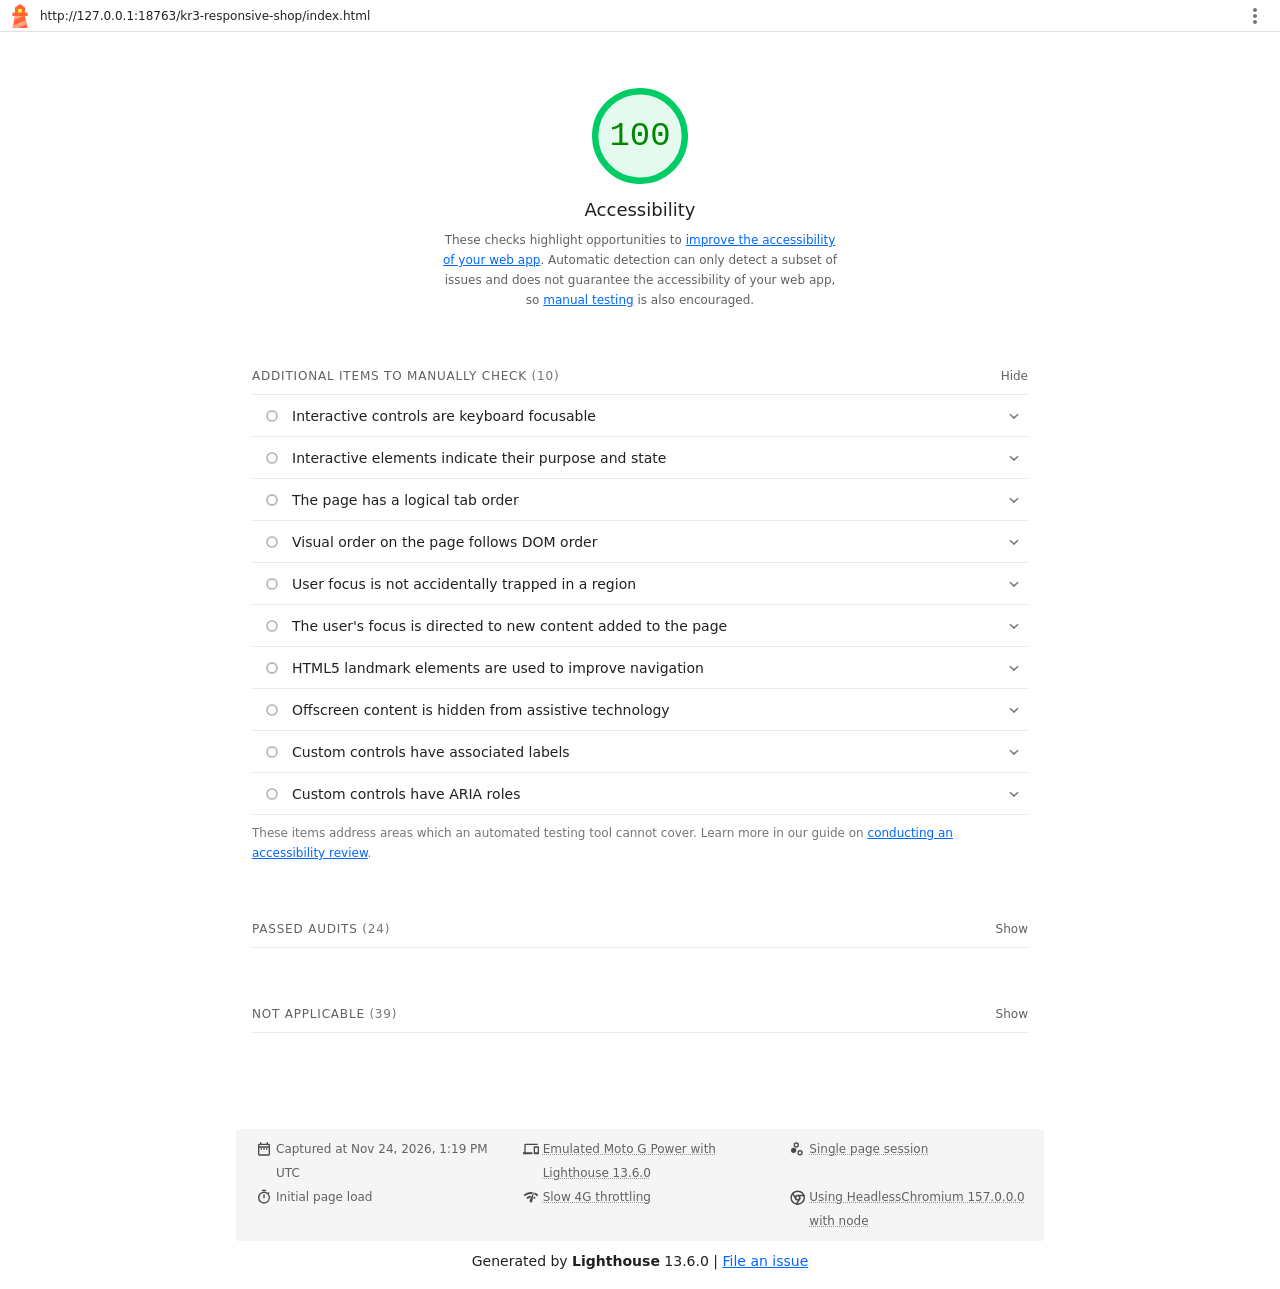
<file: lighthouse/index.html>
<!--
@license
Copyright 2018 Google LLC
SPDX-License-Identifier: Apache-2.0
-->
<!doctype html>
<html lang="en">
<head>
  <meta charset="utf-8">
  <meta name="viewport" content="width=device-width, initial-scale=1, minimum-scale=1">
  <link rel="icon" href='data:image/svg+xml;utf8,<svg fill="none" xmlns="http://www.w3.org/2000/svg" viewBox="0 0 48 48"><path d="m14 7 10-7 10 7v10h5v7h-5l5 24H9l5-24H9v-7h5V7Z" fill="%23F63"/><path d="M31.561 24H14l-1.689 8.105L31.561 24ZM18.983 48H9l1.022-4.907L35.723 32.27l1.663 7.98L18.983 48Z" fill="%23FFA385"/><path fill="%23FF3" d="M20.5 10h7v7h-7z"/></svg>'>
  <title>Lighthouse Report</title>
  <style>body {margin: 0}</style>
</head>
<body>
  <noscript>Lighthouse report requires JavaScript. Please enable.</noscript>

  <div id="lh-log"></div>

  <script>window.__LIGHTHOUSE_JSON__ = {"lighthouseVersion":"13.6.0","requestedUrl":"http://127.0.0.1:18763/kr3-responsive-shop/index.html","mainDocumentUrl":"http://127.0.0.1:18763/kr3-responsive-shop/index.html","finalDisplayedUrl":"http://127.0.0.1:18763/kr3-responsive-shop/index.html","finalUrl":"http://127.0.0.1:18763/kr3-responsive-shop/index.html","fetchTime":"2026-11-24T13:19:38.379Z","gatherMode":"navigation","runWarnings":[],"userAgent":"Mozilla/5.0 (Macintosh; Intel Mac OS X 10_15_7) AppleWebKit/537.36 (KHTML, like Gecko) HeadlessChrome/157.0.0.0 Safari/537.36","environment":{"networkUserAgent":"Mozilla/5.0 (Linux; Android 11; moto g power (2022)) AppleWebKit/537.36 (KHTML, like Gecko) Chrome/157.0.0.0 Mobile Safari/537.36","hostUserAgent":"Mozilla/5.0 (Macintosh; Intel Mac OS X 10_15_7) AppleWebKit/537.36 (KHTML, like Gecko) HeadlessChrome/157.0.0.0 Safari/537.36","benchmarkIndex":4416,"credits":{"axe-core":"4.14.0"}},"audits":{"accesskeys":{"id":"accesskeys","title":"`[accesskey]` values are unique","description":"Access keys let users quickly focus a part of the page. For proper navigation, each access key must be unique. [Learn more about access keys](https://dequeuniversity.com/rules/axe/4.14/accesskeys).","score":null,"scoreDisplayMode":"notApplicable"},"aria-allowed-attr":{"id":"aria-allowed-attr","title":"`[aria-*]` attributes match their roles","description":"Each ARIA `role` supports a specific subset of `aria-*` attributes. Mismatching these invalidates the `aria-*` attributes. [Learn how to match ARIA attributes to their roles](https://dequeuniversity.com/rules/axe/4.14/aria-allowed-attr).","score":1,"scoreDisplayMode":"binary","details":{"type":"table","headings":[{"key":"node","valueType":"node","subItemsHeading":{"key":"relatedNode","valueType":"node"},"label":"Failing Elements"}],"items":[]}},"aria-allowed-role":{"id":"aria-allowed-role","title":"Uses ARIA roles only on compatible elements","description":"Many HTML elements can only be assigned certain ARIA roles. Using ARIA roles where they are not allowed can interfere with the accessibility of the web page. [Learn more about ARIA roles](https://dequeuniversity.com/rules/axe/4.14/aria-allowed-role).","score":null,"scoreDisplayMode":"notApplicable"},"aria-command-name":{"id":"aria-command-name","title":"`button`, `link`, and `menuitem` elements have accessible names","description":"When an element doesn't have an accessible name, screen readers announce it with a generic name, making it unusable for users who rely on screen readers. [Learn how to make command elements more accessible](https://dequeuniversity.com/rules/axe/4.14/aria-command-name).","score":null,"scoreDisplayMode":"notApplicable"},"aria-conditional-attr":{"id":"aria-conditional-attr","title":"ARIA attributes are used as specified for the element's role","description":"Some ARIA attributes are only allowed on an element under certain conditions. [Learn more about conditional ARIA attributes](https://dequeuniversity.com/rules/axe/4.14/aria-conditional-attr).","score":1,"scoreDisplayMode":"binary","details":{"type":"table","headings":[{"key":"node","valueType":"node","subItemsHeading":{"key":"relatedNode","valueType":"node"},"label":"Failing Elements"}],"items":[]}},"aria-deprecated-role":{"id":"aria-deprecated-role","title":"Deprecated ARIA roles were not used","description":"Deprecated ARIA roles may not be processed correctly by assistive technology. [Learn more about deprecated ARIA roles](https://dequeuniversity.com/rules/axe/4.14/aria-deprecated-role).","score":1,"scoreDisplayMode":"binary","details":{"type":"table","headings":[{"key":"node","valueType":"node","subItemsHeading":{"key":"relatedNode","valueType":"node"},"label":"Failing Elements"}],"items":[]}},"aria-dialog-name":{"id":"aria-dialog-name","title":"Elements with `role=\"dialog\"` or `role=\"alertdialog\"` have accessible names.","description":"ARIA dialog elements without accessible names may prevent screen readers users from discerning the purpose of these elements. [Learn how to make ARIA dialog elements more accessible](https://dequeuniversity.com/rules/axe/4.14/aria-dialog-name).","score":null,"scoreDisplayMode":"notApplicable"},"aria-hidden-body":{"id":"aria-hidden-body","title":"`[aria-hidden=\"true\"]` is not present on the document `\u003cbody>`","description":"Assistive technologies, like screen readers, work inconsistently when `aria-hidden=\"true\"` is set on the document `\u003cbody>`. [Learn how `aria-hidden` affects the document body](https://dequeuniversity.com/rules/axe/4.14/aria-hidden-body).","score":1,"scoreDisplayMode":"binary","details":{"type":"table","headings":[{"key":"node","valueType":"node","subItemsHeading":{"key":"relatedNode","valueType":"node"},"label":"Failing Elements"}],"items":[]}},"aria-hidden-focus":{"id":"aria-hidden-focus","title":"`[aria-hidden=\"true\"]` elements do not contain focusable descendents","description":"Focusable descendents within an `[aria-hidden=\"true\"]` element prevent those interactive elements from being available to users of assistive technologies like screen readers. [Learn how `aria-hidden` affects focusable elements](https://dequeuniversity.com/rules/axe/4.14/aria-hidden-focus).","score":null,"scoreDisplayMode":"notApplicable"},"aria-input-field-name":{"id":"aria-input-field-name","title":"ARIA input fields have accessible names","description":"When an input field doesn't have an accessible name, screen readers announce it with a generic name, making it unusable for users who rely on screen readers. [Learn more about input field labels](https://dequeuniversity.com/rules/axe/4.14/aria-input-field-name).","score":null,"scoreDisplayMode":"notApplicable"},"aria-meter-name":{"id":"aria-meter-name","title":"ARIA `meter` elements have accessible names","description":"When a meter element doesn't have an accessible name, screen readers announce it with a generic name, making it unusable for users who rely on screen readers. [Learn how to name `meter` elements](https://dequeuniversity.com/rules/axe/4.14/aria-meter-name).","score":null,"scoreDisplayMode":"notApplicable"},"aria-progressbar-name":{"id":"aria-progressbar-name","title":"ARIA `progressbar` elements have accessible names","description":"When a `progressbar` element doesn't have an accessible name, screen readers announce it with a generic name, making it unusable for users who rely on screen readers. [Learn how to label `progressbar` elements](https://dequeuniversity.com/rules/axe/4.14/aria-progressbar-name).","score":null,"scoreDisplayMode":"notApplicable"},"aria-prohibited-attr":{"id":"aria-prohibited-attr","title":"Elements use only permitted ARIA attributes","description":"Using ARIA attributes in roles where they are prohibited can mean that important information is not communicated to users of assistive technologies. [Learn more about prohibited ARIA roles](https://dequeuniversity.com/rules/axe/4.14/aria-prohibited-attr).","score":1,"scoreDisplayMode":"binary","details":{"type":"table","headings":[{"key":"node","valueType":"node","subItemsHeading":{"key":"relatedNode","valueType":"node"},"label":"Failing Elements"}],"items":[]}},"aria-required-attr":{"id":"aria-required-attr","title":"`[role]`s have all required `[aria-*]` attributes","description":"Some ARIA roles have required attributes that describe the state of the element to screen readers. [Learn more about roles and required attributes](https://dequeuniversity.com/rules/axe/4.14/aria-required-attr).","score":1,"scoreDisplayMode":"binary","details":{"type":"table","headings":[{"key":"node","valueType":"node","subItemsHeading":{"key":"relatedNode","valueType":"node"},"label":"Failing Elements"}],"items":[]}},"aria-required-children":{"id":"aria-required-children","title":"Elements with an ARIA `[role]` that require children to contain a specific `[role]` have all required children.","description":"Some ARIA parent roles must contain specific child roles to perform their intended accessibility functions. [Learn more about roles and required children elements](https://dequeuniversity.com/rules/axe/4.14/aria-required-children).","score":null,"scoreDisplayMode":"notApplicable"},"aria-required-parent":{"id":"aria-required-parent","title":"`[role]`s are contained by their required parent element","description":"Some ARIA child roles must be contained by specific parent roles to properly perform their intended accessibility functions. [Learn more about ARIA roles and required parent element](https://dequeuniversity.com/rules/axe/4.14/aria-required-parent).","score":null,"scoreDisplayMode":"notApplicable"},"aria-roles":{"id":"aria-roles","title":"`[role]` values are valid","description":"ARIA roles must have valid values in order to perform their intended accessibility functions. [Learn more about valid ARIA roles](https://dequeuniversity.com/rules/axe/4.14/aria-roles).","score":1,"scoreDisplayMode":"binary","details":{"type":"table","headings":[{"key":"node","valueType":"node","subItemsHeading":{"key":"relatedNode","valueType":"node"},"label":"Failing Elements"}],"items":[]}},"aria-text":{"id":"aria-text","title":"Elements with the `role=text` attribute do not have focusable descendents.","description":"Adding `role=text` around a text node split by markup enables VoiceOver to treat it as one phrase, but the element's focusable descendents will not be announced. [Learn more about the `role=text` attribute](https://dequeuniversity.com/rules/axe/4.14/aria-text).","score":null,"scoreDisplayMode":"notApplicable"},"aria-toggle-field-name":{"id":"aria-toggle-field-name","title":"ARIA toggle fields have accessible names","description":"When a toggle field doesn't have an accessible name, screen readers announce it with a generic name, making it unusable for users who rely on screen readers. [Learn more about toggle fields](https://dequeuniversity.com/rules/axe/4.14/aria-toggle-field-name).","score":null,"scoreDisplayMode":"notApplicable"},"aria-tooltip-name":{"id":"aria-tooltip-name","title":"ARIA `tooltip` elements have accessible names","description":"When a tooltip element doesn't have an accessible name, screen readers announce it with a generic name, making it unusable for users who rely on screen readers. [Learn how to name `tooltip` elements](https://dequeuniversity.com/rules/axe/4.14/aria-tooltip-name).","score":null,"scoreDisplayMode":"notApplicable"},"aria-treeitem-name":{"id":"aria-treeitem-name","title":"ARIA `treeitem` elements have accessible names","description":"When a `treeitem` element doesn't have an accessible name, screen readers announce it with a generic name, making it unusable for users who rely on screen readers. [Learn more about labeling `treeitem` elements](https://dequeuniversity.com/rules/axe/4.14/aria-treeitem-name).","score":null,"scoreDisplayMode":"notApplicable"},"aria-valid-attr-value":{"id":"aria-valid-attr-value","title":"`[aria-*]` attributes have valid values","description":"Assistive technologies, like screen readers, can't interpret ARIA attributes with invalid values. [Learn more about valid values for ARIA attributes](https://dequeuniversity.com/rules/axe/4.14/aria-valid-attr-value).","score":1,"scoreDisplayMode":"binary","details":{"type":"table","headings":[{"key":"node","valueType":"node","subItemsHeading":{"key":"relatedNode","valueType":"node"},"label":"Failing Elements"}],"items":[]}},"aria-valid-attr":{"id":"aria-valid-attr","title":"`[aria-*]` attributes are valid and not misspelled","description":"Assistive technologies, like screen readers, can't interpret ARIA attributes with invalid names. [Learn more about valid ARIA attributes](https://dequeuniversity.com/rules/axe/4.14/aria-valid-attr).","score":1,"scoreDisplayMode":"binary","details":{"type":"table","headings":[{"key":"node","valueType":"node","subItemsHeading":{"key":"relatedNode","valueType":"node"},"label":"Failing Elements"}],"items":[]}},"button-name":{"id":"button-name","title":"Buttons have an accessible name","description":"When a button doesn't have an accessible name, screen readers announce it as \"button\", making it unusable for users who rely on screen readers. [Learn how to make buttons more accessible](https://dequeuniversity.com/rules/axe/4.14/button-name).","score":1,"scoreDisplayMode":"binary","details":{"type":"table","headings":[{"key":"node","valueType":"node","subItemsHeading":{"key":"relatedNode","valueType":"node"},"label":"Failing Elements"}],"items":[]}},"bypass":{"id":"bypass","title":"The page contains a heading, skip link, or landmark region","description":"Adding ways to bypass repetitive content lets keyboard users navigate the page more efficiently. [Learn more about bypass blocks](https://dequeuniversity.com/rules/axe/4.14/bypass).","score":null,"scoreDisplayMode":"notApplicable"},"color-contrast":{"id":"color-contrast","title":"Background and foreground colors have a sufficient contrast ratio","description":"Low-contrast text is difficult or impossible for many users to read. [Learn how to provide sufficient color contrast](https://dequeuniversity.com/rules/axe/4.14/color-contrast).","score":1,"scoreDisplayMode":"binary","details":{"type":"table","headings":[{"key":"node","valueType":"node","subItemsHeading":{"key":"relatedNode","valueType":"node"},"label":"Failing Elements"}],"items":[]}},"definition-list":{"id":"definition-list","title":"`\u003cdl>`'s contain only properly-ordered `\u003cdt>` and `\u003cdd>` groups, `\u003cscript>`, `\u003ctemplate>` or `\u003cdiv>` elements.","description":"When definition lists are not properly marked up, screen readers may produce confusing or inaccurate output. [Learn how to structure definition lists correctly](https://dequeuniversity.com/rules/axe/4.14/definition-list).","score":null,"scoreDisplayMode":"notApplicable"},"dlitem":{"id":"dlitem","title":"Definition list items are wrapped in `\u003cdl>` elements","description":"Definition list items (`\u003cdt>` and `\u003cdd>`) must be wrapped in a parent `\u003cdl>` element to ensure that screen readers can properly announce them. [Learn how to structure definition lists correctly](https://dequeuniversity.com/rules/axe/4.14/dlitem).","score":null,"scoreDisplayMode":"notApplicable"},"document-title":{"id":"document-title","title":"Document has a `\u003ctitle>` element","description":"The title gives screen reader users an overview of the page, and search engine users rely on it heavily to determine if a page is relevant to their search. [Learn more about document titles](https://dequeuniversity.com/rules/axe/4.14/document-title).","score":1,"scoreDisplayMode":"binary","details":{"type":"table","headings":[{"key":"node","valueType":"node","subItemsHeading":{"key":"relatedNode","valueType":"node"},"label":"Failing Elements"}],"items":[]}},"duplicate-id-aria":{"id":"duplicate-id-aria","title":"ARIA IDs are unique","description":"The value of an ARIA ID must be unique to prevent other instances from being overlooked by assistive technologies. [Learn how to fix duplicate ARIA IDs](https://dequeuniversity.com/rules/axe/4.14/duplicate-id-aria).","score":null,"scoreDisplayMode":"notApplicable"},"empty-heading":{"id":"empty-heading","title":"All heading elements contain content.","description":"A heading with no content or inaccessible text prevent screen reader users from accessing information on the page's structure. [Learn more about headings](https://dequeuniversity.com/rules/axe/4.14/empty-heading).","score":null,"scoreDisplayMode":"notApplicable"},"form-field-multiple-labels":{"id":"form-field-multiple-labels","title":"No form fields have multiple labels","description":"Form fields with multiple labels can be confusingly announced by assistive technologies like screen readers which use either the first, the last, or all of the labels. [Learn how to use form labels](https://dequeuniversity.com/rules/axe/4.14/form-field-multiple-labels).","score":null,"scoreDisplayMode":"notApplicable"},"frame-title":{"id":"frame-title","title":"`\u003cframe>` or `\u003ciframe>` elements have a title","description":"Screen reader users rely on frame titles to describe the contents of frames. [Learn more about frame titles](https://dequeuniversity.com/rules/axe/4.14/frame-title).","score":null,"scoreDisplayMode":"notApplicable"},"heading-order":{"id":"heading-order","title":"Heading elements appear in a sequentially-descending order","description":"Properly ordered headings that do not skip levels convey the semantic structure of the page, making it easier to navigate and understand when using assistive technologies. [Learn more about heading order](https://dequeuniversity.com/rules/axe/4.14/heading-order).","score":1,"scoreDisplayMode":"binary","details":{"type":"table","headings":[{"key":"node","valueType":"node","subItemsHeading":{"key":"relatedNode","valueType":"node"},"label":"Failing Elements"}],"items":[]}},"html-has-lang":{"id":"html-has-lang","title":"`\u003chtml>` element has a `[lang]` attribute","description":"If a page doesn't specify a `lang` attribute, a screen reader assumes that the page is in the default language that the user chose when setting up the screen reader. If the page isn't actually in the default language, then the screen reader might not announce the page's text correctly. [Learn more about the `lang` attribute](https://dequeuniversity.com/rules/axe/4.14/html-has-lang).","score":1,"scoreDisplayMode":"binary","details":{"type":"table","headings":[{"key":"node","valueType":"node","subItemsHeading":{"key":"relatedNode","valueType":"node"},"label":"Failing Elements"}],"items":[]}},"html-lang-valid":{"id":"html-lang-valid","title":"`\u003chtml>` element has a valid value for its `[lang]` attribute","description":"Specifying a valid [BCP 47 language](https://www.w3.org/International/questions/qa-choosing-language-tags#question) helps screen readers announce text properly. [Learn how to use the `lang` attribute](https://dequeuniversity.com/rules/axe/4.14/html-lang-valid).","score":1,"scoreDisplayMode":"binary","details":{"type":"table","headings":[{"key":"node","valueType":"node","subItemsHeading":{"key":"relatedNode","valueType":"node"},"label":"Failing Elements"}],"items":[]}},"html-xml-lang-mismatch":{"id":"html-xml-lang-mismatch","title":"`\u003chtml>` element has an `[xml:lang]` attribute with the same base language as the `[lang]` attribute.","description":"If the webpage does not specify a consistent language, then the screen reader might not announce the page's text correctly. [Learn more about the `lang` attribute](https://dequeuniversity.com/rules/axe/4.14/html-xml-lang-mismatch).","score":null,"scoreDisplayMode":"notApplicable"},"identical-links-same-purpose":{"id":"identical-links-same-purpose","title":"Identical links have the same purpose.","description":"Links with the same destination should have the same description, to help users understand the link's purpose and decide whether to follow it. [Learn more about identical links](https://dequeuniversity.com/rules/axe/4.14/identical-links-same-purpose).","score":null,"scoreDisplayMode":"notApplicable"},"image-alt":{"id":"image-alt","title":"Image elements have `[alt]` attributes","description":"Informative elements should aim for short, descriptive alternate text. Decorative elements can be ignored with an empty alt attribute. [Learn more about the `alt` attribute](https://dequeuniversity.com/rules/axe/4.14/image-alt).","score":1,"scoreDisplayMode":"binary","details":{"type":"table","headings":[{"key":"node","valueType":"node","subItemsHeading":{"key":"relatedNode","valueType":"node"},"label":"Failing Elements"}],"items":[]}},"image-redundant-alt":{"id":"image-redundant-alt","title":"Image elements do not have `[alt]` attributes that are redundant text.","description":"Informative elements should aim for short, descriptive alternative text. Alternative text that is exactly the same as the text adjacent to the link or image is potentially confusing for screen reader users, because the text will be read twice. [Learn more about the `alt` attribute](https://dequeuniversity.com/rules/axe/4.14/image-redundant-alt).","score":null,"scoreDisplayMode":"notApplicable"},"input-button-name":{"id":"input-button-name","title":"Input buttons have discernible text.","description":"Adding discernable and accessible text to input buttons may help screen reader users understand the purpose of the input button. [Learn more about input buttons](https://dequeuniversity.com/rules/axe/4.14/input-button-name).","score":null,"scoreDisplayMode":"notApplicable"},"input-image-alt":{"id":"input-image-alt","title":"`\u003cinput type=\"image\">` elements have `[alt]` text","description":"When an image is being used as an `\u003cinput>` button, providing alternative text can help screen reader users understand the purpose of the button. [Learn about input image alt text](https://dequeuniversity.com/rules/axe/4.14/input-image-alt).","score":null,"scoreDisplayMode":"notApplicable"},"label-content-name-mismatch":{"id":"label-content-name-mismatch","title":"Elements with visible text labels have matching accessible names.","description":"Visible text labels that do not match the accessible name can result in a confusing experience for screen reader users. [Learn more about accessible names](https://dequeuniversity.com/rules/axe/4.14/label-content-name-mismatch).","score":null,"scoreDisplayMode":"notApplicable"},"label":{"id":"label","title":"Form elements have associated labels","description":"Labels ensure that form controls are announced properly by assistive technologies, like screen readers. [Learn more about form element labels](https://dequeuniversity.com/rules/axe/4.14/label).","score":null,"scoreDisplayMode":"notApplicable"},"landmark-one-main":{"id":"landmark-one-main","title":"Document has a main landmark.","description":"One main landmark helps screen reader users navigate a web page. [Learn more about landmarks](https://dequeuniversity.com/rules/axe/4.14/landmark-one-main).","score":1,"scoreDisplayMode":"binary","details":{"type":"table","headings":[{"key":"node","valueType":"node","subItemsHeading":{"key":"relatedNode","valueType":"node"},"label":"Failing Elements"}],"items":[]}},"link-name":{"id":"link-name","title":"Links have a discernible name","description":"Link text (and alternate text for images, when used as links) that is discernible, unique, and focusable improves the navigation experience for screen reader users. [Learn how to make links accessible](https://dequeuniversity.com/rules/axe/4.14/link-name).","score":1,"scoreDisplayMode":"binary","details":{"type":"table","headings":[{"key":"node","valueType":"node","subItemsHeading":{"key":"relatedNode","valueType":"node"},"label":"Failing Elements"}],"items":[]}},"link-in-text-block":{"id":"link-in-text-block","title":"Links are distinguishable without relying on color.","description":"Low-contrast text is difficult or impossible for many users to read. Link text that is discernible improves the experience for users with low vision. [Learn how to make links distinguishable](https://dequeuniversity.com/rules/axe/4.14/link-in-text-block).","score":null,"scoreDisplayMode":"notApplicable"},"list":{"id":"list","title":"Lists contain only `\u003cli>` elements and script supporting elements (`\u003cscript>` and `\u003ctemplate>`).","description":"Screen readers have a specific way of announcing lists. Ensuring proper list structure aids screen reader output. [Learn more about proper list structure](https://dequeuniversity.com/rules/axe/4.14/list).","score":1,"scoreDisplayMode":"binary","details":{"type":"table","headings":[{"key":"node","valueType":"node","subItemsHeading":{"key":"relatedNode","valueType":"node"},"label":"Failing Elements"}],"items":[]}},"listitem":{"id":"listitem","title":"List items (`\u003cli>`) are contained within `\u003cul>`, `\u003col>` or `\u003cmenu>` parent elements","description":"Screen readers require list items (`\u003cli>`) to be contained within a parent `\u003cul>`, `\u003col>` or `\u003cmenu>` to be announced properly. [Learn more about proper list structure](https://dequeuniversity.com/rules/axe/4.14/listitem).","score":1,"scoreDisplayMode":"binary","details":{"type":"table","headings":[{"key":"node","valueType":"node","subItemsHeading":{"key":"relatedNode","valueType":"node"},"label":"Failing Elements"}],"items":[]}},"meta-refresh":{"id":"meta-refresh","title":"The document does not use `\u003cmeta http-equiv=\"refresh\">`","description":"Users do not expect a page to refresh automatically, and doing so will move focus back to the top of the page. This may create a frustrating or confusing experience. [Learn more about the refresh meta tag](https://dequeuniversity.com/rules/axe/4.14/meta-refresh).","score":null,"scoreDisplayMode":"notApplicable"},"meta-viewport":{"id":"meta-viewport","title":"`[user-scalable=\"no\"]` is not used in the `\u003cmeta name=\"viewport\">` element and the `[maximum-scale]` attribute is not less than 5.","description":"Disabling zooming is problematic for users with low vision who rely on screen magnification to properly see the contents of a web page. [Learn more about the viewport meta tag](https://dequeuniversity.com/rules/axe/4.14/meta-viewport).","score":1,"scoreDisplayMode":"binary","details":{"type":"table","headings":[{"key":"node","valueType":"node","subItemsHeading":{"key":"relatedNode","valueType":"node"},"label":"Failing Elements"}],"items":[]}},"object-alt":{"id":"object-alt","title":"`\u003cobject>` elements have alternate text","description":"Screen readers cannot translate non-text content. Adding alternate text to `\u003cobject>` elements helps screen readers convey meaning to users. [Learn more about alt text for `object` elements](https://dequeuniversity.com/rules/axe/4.14/object-alt).","score":null,"scoreDisplayMode":"notApplicable"},"select-name":{"id":"select-name","title":"Select elements have associated label elements.","description":"Form elements without effective labels can create frustrating experiences for screen reader users. [Learn more about the `select` element](https://dequeuniversity.com/rules/axe/4.14/select-name).","score":null,"scoreDisplayMode":"notApplicable"},"skip-link":{"id":"skip-link","title":"Skip links are focusable.","description":"Including a skip link can help users skip to the main content to save time. [Learn more about skip links](https://dequeuniversity.com/rules/axe/4.14/skip-link).","score":1,"scoreDisplayMode":"binary","details":{"type":"table","headings":[{"key":"node","valueType":"node","subItemsHeading":{"key":"relatedNode","valueType":"node"},"label":"Failing Elements"}],"items":[]}},"tabindex":{"id":"tabindex","title":"No element has a `[tabindex]` value greater than 0","description":"A value greater than 0 implies an explicit navigation ordering. Although technically valid, this often creates frustrating experiences for users who rely on assistive technologies. [Learn more about the `tabindex` attribute](https://dequeuniversity.com/rules/axe/4.14/tabindex).","score":1,"scoreDisplayMode":"binary","details":{"type":"table","headings":[{"key":"node","valueType":"node","subItemsHeading":{"key":"relatedNode","valueType":"node"},"label":"Failing Elements"}],"items":[]}},"table-duplicate-name":{"id":"table-duplicate-name","title":"Tables have different content in the summary attribute and `\u003ccaption>`.","description":"The summary attribute should describe the table structure, while `\u003ccaption>` should have the onscreen title. Accurate table mark-up helps users of screen readers. [Learn more about summary and caption](https://dequeuniversity.com/rules/axe/4.14/table-duplicate-name).","score":null,"scoreDisplayMode":"notApplicable"},"table-fake-caption":{"id":"table-fake-caption","title":"Tables use `\u003ccaption>` instead of cells with the `[colspan]` attribute to indicate a caption.","description":"Screen readers have features to make navigating tables easier. Ensuring that tables use the actual caption element instead of cells with the `[colspan]` attribute may improve the experience for screen reader users. [Learn more about captions](https://dequeuniversity.com/rules/axe/4.14/table-fake-caption).","score":null,"scoreDisplayMode":"notApplicable"},"target-size":{"id":"target-size","title":"Touch targets have sufficient size and spacing.","description":"Touch targets with sufficient size and spacing help users who may have difficulty targeting small controls to activate the targets. [Learn more about touch targets](https://dequeuniversity.com/rules/axe/4.14/target-size).","score":1,"scoreDisplayMode":"binary","details":{"type":"table","headings":[{"key":"node","valueType":"node","subItemsHeading":{"key":"relatedNode","valueType":"node"},"label":"Failing Elements"}],"items":[]}},"td-has-header":{"id":"td-has-header","title":"`\u003ctd>` elements in a large `\u003ctable>` have one or more table headers.","description":"Screen readers have features to make navigating tables easier. Ensuring that `\u003ctd>` elements in a large table (3 or more cells in width and height) have an associated table header may improve the experience for screen reader users. [Learn more about table headers](https://dequeuniversity.com/rules/axe/4.14/td-has-header).","score":null,"scoreDisplayMode":"notApplicable"},"td-headers-attr":{"id":"td-headers-attr","title":"Cells in a `\u003ctable>` element that use the `[headers]` attribute refer to table cells within the same table.","description":"Screen readers have features to make navigating tables easier. Ensuring `\u003ctd>` cells using the `[headers]` attribute only refer to other cells in the same table may improve the experience for screen reader users. [Learn more about the `headers` attribute](https://dequeuniversity.com/rules/axe/4.14/td-headers-attr).","score":null,"scoreDisplayMode":"notApplicable"},"th-has-data-cells":{"id":"th-has-data-cells","title":"`\u003cth>` elements and elements with `[role=\"columnheader\"/\"rowheader\"]` have data cells they describe.","description":"Screen readers have features to make navigating tables easier. Ensuring table headers always refer to some set of cells may improve the experience for screen reader users. [Learn more about table headers](https://dequeuniversity.com/rules/axe/4.14/th-has-data-cells).","score":null,"scoreDisplayMode":"notApplicable"},"valid-lang":{"id":"valid-lang","title":"`[lang]` attributes have a valid value","description":"Specifying a valid [BCP 47 language](https://www.w3.org/International/questions/qa-choosing-language-tags#question) on elements helps ensure that text is pronounced correctly by a screen reader. [Learn how to use the `lang` attribute](https://dequeuniversity.com/rules/axe/4.14/valid-lang).","score":null,"scoreDisplayMode":"notApplicable"},"video-caption":{"id":"video-caption","title":"`\u003cvideo>` elements contain a `\u003ctrack>` element with `[kind=\"captions\"]`","description":"When a video provides a caption it is easier for deaf and hearing impaired users to access its information. [Learn more about video captions](https://dequeuniversity.com/rules/axe/4.14/video-caption).","score":null,"scoreDisplayMode":"notApplicable"},"custom-controls-labels":{"id":"custom-controls-labels","title":"Custom controls have associated labels","description":"Custom interactive controls have associated labels, provided by aria-label or aria-labelledby. [Learn more about custom controls and labels](https://developer.chrome.com/docs/lighthouse/accessibility/custom-controls-labels/).","score":null,"scoreDisplayMode":"manual"},"custom-controls-roles":{"id":"custom-controls-roles","title":"Custom controls have ARIA roles","description":"Custom interactive controls have appropriate ARIA roles. [Learn how to add roles to custom controls](https://developer.chrome.com/docs/lighthouse/accessibility/custom-control-roles/).","score":null,"scoreDisplayMode":"manual"},"focus-traps":{"id":"focus-traps","title":"User focus is not accidentally trapped in a region","description":"A user can tab into and out of any control or region without accidentally trapping their focus. [Learn how to avoid focus traps](https://developer.chrome.com/docs/lighthouse/accessibility/focus-traps/).","score":null,"scoreDisplayMode":"manual"},"focusable-controls":{"id":"focusable-controls","title":"Interactive controls are keyboard focusable","description":"Custom interactive controls are keyboard focusable and display a focus indicator. [Learn how to make custom controls focusable](https://developer.chrome.com/docs/lighthouse/accessibility/focusable-controls/).","score":null,"scoreDisplayMode":"manual"},"interactive-element-affordance":{"id":"interactive-element-affordance","title":"Interactive elements indicate their purpose and state","description":"Interactive elements, such as links and buttons, should indicate their state and be distinguishable from non-interactive elements. [Learn how to decorate interactive elements with affordance hints](https://developer.chrome.com/docs/lighthouse/accessibility/interactive-element-affordance/).","score":null,"scoreDisplayMode":"manual"},"logical-tab-order":{"id":"logical-tab-order","title":"The page has a logical tab order","description":"Tabbing through the page follows the visual layout. Users cannot focus elements that are offscreen. [Learn more about logical tab ordering](https://developer.chrome.com/docs/lighthouse/accessibility/logical-tab-order/).","score":null,"scoreDisplayMode":"manual"},"managed-focus":{"id":"managed-focus","title":"The user's focus is directed to new content added to the page","description":"If new content, such as a dialog, is added to the page, the user's focus is directed to it. [Learn how to direct focus to new content](https://developer.chrome.com/docs/lighthouse/accessibility/managed-focus/).","score":null,"scoreDisplayMode":"manual"},"offscreen-content-hidden":{"id":"offscreen-content-hidden","title":"Offscreen content is hidden from assistive technology","description":"Offscreen content is hidden with display: none or aria-hidden=true. [Learn how to properly hide offscreen content](https://developer.chrome.com/docs/lighthouse/accessibility/offscreen-content-hidden/).","score":null,"scoreDisplayMode":"manual"},"use-landmarks":{"id":"use-landmarks","title":"HTML5 landmark elements are used to improve navigation","description":"Landmark elements (`\u003cmain>`, `\u003cnav>`, etc.) are used to improve the keyboard navigation of the page for assistive technology. [Learn more about landmark elements](https://developer.chrome.com/docs/lighthouse/accessibility/use-landmarks/).","score":null,"scoreDisplayMode":"manual"},"visual-order-follows-dom":{"id":"visual-order-follows-dom","title":"Visual order on the page follows DOM order","description":"DOM order matches the visual order, improving navigation for assistive technology. [Learn more about DOM and visual ordering](https://developer.chrome.com/docs/lighthouse/accessibility/visual-order-follows-dom/).","score":null,"scoreDisplayMode":"manual"},"autocomplete-valid":{"id":"autocomplete-valid","title":"`autocomplete` attributes are used correctly","description":"The `autocomplete` attribute values must be valid and correctly applied for screen readers to function correctly. [Learn more about valid autocomplete values](https://dequeuniversity.com/rules/axe/4.14/autocomplete-valid).","score":null,"scoreDisplayMode":"notApplicable"},"presentation-role-conflict":{"id":"presentation-role-conflict","title":"Elements with `role=\"none\"` or `role=\"presentation\"` do not have conflicts","description":"There are certain cases where the semantic role of an element with `role=\"none\"` or `role=\"presentation\"` does not resolve to none or presentation. To ensure the element remains removed from the accessibility tree, you should not add any global ARIA attributes to the element or make it focusable. [Learn more about presentation role conflict](https://dequeuniversity.com/rules/axe/4.14/presentation-role-conflict).","score":null,"scoreDisplayMode":"notApplicable"},"svg-img-alt":{"id":"svg-img-alt","title":"SVG elements with an `img` role have an accessible text alternative","description":"Ensures SVG elements with an `img`, `graphics-document` or `graphics-symbol` role have an accessible text alternative. [Learn more about SVG alt text](https://dequeuniversity.com/rules/axe/4.14/svg-img-alt).","score":null,"scoreDisplayMode":"notApplicable"}},"configSettings":{"output":"html","maxWaitForFcp":30000,"maxWaitForLoad":45000,"pauseAfterFcpMs":1000,"pauseAfterLoadMs":1000,"networkQuietThresholdMs":1000,"cpuQuietThresholdMs":1000,"formFactor":"mobile","throttling":{"rttMs":150,"throughputKbps":1638.4,"requestLatencyMs":562.5,"downloadThroughputKbps":1474.5600000000002,"uploadThroughputKbps":675,"cpuSlowdownMultiplier":4},"throttlingMethod":"simulate","screenEmulation":{"mobile":true,"width":412,"height":823,"deviceScaleFactor":1.75,"disabled":false},"emulatedUserAgent":"Mozilla/5.0 (Linux; Android 11; moto g power (2022)) AppleWebKit/537.36 (KHTML, like Gecko) Chrome/136.0.0.0 Mobile Safari/537.36","auditMode":false,"gatherMode":false,"clearStorageTypes":["file_systems","shader_cache","service_workers","cache_storage"],"disableStorageReset":false,"debugNavigation":false,"channel":"node","usePassiveGathering":false,"disableFullPageScreenshot":false,"skipAboutBlank":false,"blankPage":"about:blank","ignoreStatusCode":false,"locale":"en-US","blockedUrlPatterns":null,"additionalTraceCategories":null,"extraHeaders":null,"precomputedLanternData":null,"onlyAudits":null,"onlyCategories":["accessibility"],"skipAudits":null},"categories":{"accessibility":{"title":"Accessibility","description":"These checks highlight opportunities to [improve the accessibility of your web app](https://developer.chrome.com/docs/lighthouse/accessibility/). Automatic detection can only detect a subset of issues and does not guarantee the accessibility of your web app, so [manual testing](https://web.dev/articles/how-to-review) is also encouraged.","manualDescription":"These items address areas which an automated testing tool cannot cover. Learn more in our guide on [conducting an accessibility review](https://web.dev/articles/how-to-review).","supportedModes":["navigation","snapshot"],"auditRefs":[{"id":"accesskeys","weight":0,"group":"a11y-navigation"},{"id":"aria-allowed-attr","weight":10,"group":"a11y-aria"},{"id":"aria-command-name","weight":0,"group":"a11y-aria"},{"id":"aria-conditional-attr","weight":7,"group":"a11y-aria"},{"id":"aria-deprecated-role","weight":1,"group":"a11y-aria"},{"id":"aria-dialog-name","weight":0,"group":"a11y-aria"},{"id":"aria-hidden-body","weight":10,"group":"a11y-aria"},{"id":"aria-hidden-focus","weight":0,"group":"a11y-aria"},{"id":"aria-input-field-name","weight":0,"group":"a11y-aria"},{"id":"aria-meter-name","weight":0,"group":"a11y-aria"},{"id":"aria-progressbar-name","weight":0,"group":"a11y-aria"},{"id":"aria-prohibited-attr","weight":7,"group":"a11y-aria"},{"id":"aria-required-attr","weight":10,"group":"a11y-aria"},{"id":"aria-required-children","weight":0,"group":"a11y-aria"},{"id":"aria-required-parent","weight":0,"group":"a11y-aria"},{"id":"aria-roles","weight":10,"group":"a11y-aria"},{"id":"aria-text","weight":0,"group":"a11y-aria"},{"id":"aria-toggle-field-name","weight":0,"group":"a11y-aria"},{"id":"aria-tooltip-name","weight":0,"group":"a11y-aria"},{"id":"aria-treeitem-name","weight":0,"group":"a11y-aria"},{"id":"aria-valid-attr-value","weight":10,"group":"a11y-aria"},{"id":"aria-valid-attr","weight":10,"group":"a11y-aria"},{"id":"button-name","weight":10,"group":"a11y-names-labels"},{"id":"bypass","weight":0,"group":"a11y-navigation"},{"id":"color-contrast","weight":7,"group":"a11y-color-contrast"},{"id":"definition-list","weight":0,"group":"a11y-tables-lists"},{"id":"dlitem","weight":0,"group":"a11y-tables-lists"},{"id":"document-title","weight":7,"group":"a11y-names-labels"},{"id":"duplicate-id-aria","weight":0,"group":"a11y-aria"},{"id":"form-field-multiple-labels","weight":0,"group":"a11y-names-labels"},{"id":"frame-title","weight":0,"group":"a11y-names-labels"},{"id":"heading-order","weight":3,"group":"a11y-navigation"},{"id":"html-has-lang","weight":7,"group":"a11y-language"},{"id":"html-lang-valid","weight":7,"group":"a11y-language"},{"id":"html-xml-lang-mismatch","weight":0,"group":"a11y-language"},{"id":"image-alt","weight":10,"group":"a11y-names-labels"},{"id":"input-button-name","weight":0,"group":"a11y-names-labels"},{"id":"input-image-alt","weight":0,"group":"a11y-names-labels"},{"id":"label","weight":0,"group":"a11y-names-labels"},{"id":"link-in-text-block","weight":0,"group":"a11y-color-contrast"},{"id":"link-name","weight":7,"group":"a11y-names-labels"},{"id":"list","weight":7,"group":"a11y-tables-lists"},{"id":"listitem","weight":7,"group":"a11y-tables-lists"},{"id":"meta-refresh","weight":0,"group":"a11y-best-practices"},{"id":"meta-viewport","weight":10,"group":"a11y-best-practices"},{"id":"object-alt","weight":0,"group":"a11y-names-labels"},{"id":"select-name","weight":0,"group":"a11y-names-labels"},{"id":"skip-link","weight":3,"group":"a11y-names-labels"},{"id":"tabindex","weight":7,"group":"a11y-navigation"},{"id":"target-size","weight":7,"group":"a11y-best-practices"},{"id":"td-headers-attr","weight":0,"group":"a11y-tables-lists"},{"id":"th-has-data-cells","weight":0,"group":"a11y-tables-lists"},{"id":"valid-lang","weight":0,"group":"a11y-language"},{"id":"video-caption","weight":0,"group":"a11y-audio-video"},{"id":"landmark-one-main","weight":3,"group":"a11y-best-practices"},{"id":"autocomplete-valid","weight":0,"group":"a11y-best-practices"},{"id":"presentation-role-conflict","weight":0,"group":"a11y-best-practices"},{"id":"svg-img-alt","weight":0,"group":"a11y-best-practices"},{"id":"focusable-controls","weight":0},{"id":"interactive-element-affordance","weight":0},{"id":"logical-tab-order","weight":0},{"id":"visual-order-follows-dom","weight":0},{"id":"focus-traps","weight":0},{"id":"managed-focus","weight":0},{"id":"use-landmarks","weight":0},{"id":"offscreen-content-hidden","weight":0},{"id":"custom-controls-labels","weight":0},{"id":"custom-controls-roles","weight":0},{"id":"table-duplicate-name","weight":0,"group":"a11y-best-practices"},{"id":"empty-heading","weight":0,"group":"a11y-best-practices"},{"id":"aria-allowed-role","weight":0,"group":"a11y-best-practices"},{"id":"image-redundant-alt","weight":0,"group":"a11y-names-labels"},{"id":"identical-links-same-purpose","weight":0,"group":"a11y-best-practices"},{"id":"label-content-name-mismatch","weight":0,"group":"hidden"},{"id":"table-fake-caption","weight":0,"group":"hidden"},{"id":"td-has-header","weight":0,"group":"hidden"}],"id":"accessibility","score":1}},"categoryGroups":{"metrics":{"title":"Metrics"},"insights":{"title":"Insights","description":"These insights are also available in the Chrome DevTools Performance Panel - [record a trace](https://developer.chrome.com/docs/devtools/performance/reference) to view more detailed information."},"diagnostics":{"title":"Diagnostics","description":"More information about the performance of your application. These numbers don't [directly affect](https://developer.chrome.com/docs/lighthouse/performance/performance-scoring/) the Performance score."},"a11y-best-practices":{"title":"Best practices","description":"These items highlight common accessibility best practices."},"a11y-color-contrast":{"title":"Contrast","description":"These are opportunities to improve the legibility of your content."},"a11y-names-labels":{"title":"Names and labels","description":"These are opportunities to improve the semantics of the controls in your application. This may enhance the experience for users of assistive technology, like a screen reader."},"a11y-navigation":{"title":"Navigation","description":"These are opportunities to improve keyboard navigation in your application."},"a11y-aria":{"title":"ARIA","description":"These are opportunities to improve the usage of ARIA in your application which may enhance the experience for users of assistive technology, like a screen reader."},"a11y-language":{"title":"Internationalization and localization","description":"These are opportunities to improve the interpretation of your content by users in different locales."},"a11y-audio-video":{"title":"Audio and video","description":"These are opportunities to provide alternative content for audio and video. This may improve the experience for users with hearing or vision impairments."},"a11y-tables-lists":{"title":"Tables and lists","description":"These are opportunities to improve the experience of reading tabular or list data using assistive technology, like a screen reader."},"seo-mobile":{"title":"Mobile Friendly","description":"Make sure your pages are mobile friendly so users don’t have to pinch or zoom in order to read the content pages. [Learn how to make pages mobile-friendly](https://developers.google.com/search/mobile-sites/)."},"seo-content":{"title":"Content Best Practices","description":"Format your HTML in a way that enables crawlers to better understand your app’s content."},"seo-crawl":{"title":"Crawling and Indexing","description":"To appear in search results, crawlers need access to your app."},"best-practices-trust-safety":{"title":"Trust and Safety"},"best-practices-ux":{"title":"User Experience"},"best-practices-browser-compat":{"title":"Browser Compatibility"},"best-practices-general":{"title":"General"},"webmcp":{"title":"WebMCP","description":"Audits validating WebMCP integration."},"agent-accessibility":{"title":"Agent Accessibility","description":"These audits highlight best practices for improving the accessibility of the website for AI agents."},"agent-discoverability":{"title":"Agent Discoverability","description":"These audits validate that websites expose discoverable resources, documentation, and catalogs for AI agents."},"hidden":{"title":""}},"stackPacks":[],"entities":[{"name":"127.0.0.1","origins":["http://127.0.0.1:18763"],"isFirstParty":true,"isUnrecognized":true}],"fullPageScreenshot":{"screenshot":{"data":"[data-uri]","width":412,"height":2406},"nodes":{}},"timing":{"entries":[{"startTime":3619.17,"name":"lh:config","duration":145.95,"entryType":"measure"},{"startTime":3619.8,"name":"lh:config:resolveArtifactsToDefns","duration":17.89,"entryType":"measure"},{"startTime":3765.18,"name":"lh:runner:gather","duration":4668.44,"entryType":"measure"},{"startTime":3803.69,"name":"lh:driver:connect","duration":2.6,"entryType":"measure"},{"startTime":3806.41,"name":"lh:driver:navigate","duration":4.54,"entryType":"measure"},{"startTime":3811.08,"name":"lh:gather:getBenchmarkIndex","duration":1002.43,"entryType":"measure"},{"startTime":4813.58,"name":"lh:gather:getVersion","duration":0.32,"entryType":"measure"},{"startTime":4813.93,"name":"lh:gather:getDevicePixelRatio","duration":1.33,"entryType":"measure"},{"startTime":4820.8,"name":"lh:prepare:navigationMode","duration":15.36,"entryType":"measure"},{"startTime":4821.16,"name":"lh:gather:getVersion","duration":0.18,"entryType":"measure"},{"startTime":4827.53,"name":"lh:storage:clearDataForOrigin","duration":0.36,"entryType":"measure"},{"startTime":4827.92,"name":"lh:storage:clearBrowserCaches","duration":7.37,"entryType":"measure"},{"startTime":4835.76,"name":"lh:gather:prepareThrottlingAndNetwork","duration":0.39,"entryType":"measure"},{"startTime":4842.36,"name":"lh:driver:navigate","duration":2368.15,"entryType":"measure"},{"startTime":7211.95,"name":"lh:computed:NetworkRecords","duration":0.43,"entryType":"measure"},{"startTime":7212.55,"name":"lh:gather:getArtifact:DevtoolsLog","duration":0.01,"entryType":"measure"},{"startTime":7212.57,"name":"lh:gather:getArtifact:Accessibility","duration":99.2,"entryType":"measure"},{"startTime":7311.88,"name":"lh:gather:getArtifact:NetworkUserAgent","duration":0.03,"entryType":"measure"},{"startTime":7311.91,"name":"lh:gather:getArtifact:Stacks","duration":4.78,"entryType":"measure"},{"startTime":7311.95,"name":"lh:gather:collectStacks","duration":4.74,"entryType":"measure"},{"startTime":7316.7,"name":"lh:gather:getArtifact:FullPageScreenshot","duration":1108.65,"entryType":"measure"},{"startTime":8423.67,"name":"lh:gather:getVersion","duration":0.44,"entryType":"measure"},{"startTime":8434.02,"name":"lh:runner:audit","duration":51.88,"entryType":"measure"},{"startTime":8434.1,"name":"lh:runner:auditing","duration":51.61,"entryType":"measure"},{"startTime":8434.47,"name":"lh:audit:accesskeys","duration":0.36,"entryType":"measure"},{"startTime":8434.9,"name":"lh:audit:aria-allowed-attr","duration":1.06,"entryType":"measure"},{"startTime":8436.03,"name":"lh:audit:aria-allowed-role","duration":0.84,"entryType":"measure"},{"startTime":8436.95,"name":"lh:audit:aria-command-name","duration":0.23,"entryType":"measure"},{"startTime":8437.26,"name":"lh:audit:aria-conditional-attr","duration":0.88,"entryType":"measure"},{"startTime":8438.2,"name":"lh:audit:aria-deprecated-role","duration":0.75,"entryType":"measure"},{"startTime":8439.01,"name":"lh:audit:aria-dialog-name","duration":0.24,"entryType":"measure"},{"startTime":8439.31,"name":"lh:audit:aria-hidden-body","duration":0.8,"entryType":"measure"},{"startTime":8440.18,"name":"lh:audit:aria-hidden-focus","duration":0.25,"entryType":"measure"},{"startTime":8440.49,"name":"lh:audit:aria-input-field-name","duration":0.27,"entryType":"measure"},{"startTime":8440.81,"name":"lh:audit:aria-meter-name","duration":0.27,"entryType":"measure"},{"startTime":8441.15,"name":"lh:audit:aria-progressbar-name","duration":0.3,"entryType":"measure"},{"startTime":8441.51,"name":"lh:audit:aria-prohibited-attr","duration":0.77,"entryType":"measure"},{"startTime":8442.33,"name":"lh:audit:aria-required-attr","duration":0.76,"entryType":"measure"},{"startTime":8443.15,"name":"lh:audit:aria-required-children","duration":0.31,"entryType":"measure"},{"startTime":8443.51,"name":"lh:audit:aria-required-parent","duration":0.31,"entryType":"measure"},{"startTime":8443.88,"name":"lh:audit:aria-roles","duration":0.72,"entryType":"measure"},{"startTime":8444.65,"name":"lh:audit:aria-text","duration":0.33,"entryType":"measure"},{"startTime":8445.04,"name":"lh:audit:aria-toggle-field-name","duration":0.33,"entryType":"measure"},{"startTime":8445.43,"name":"lh:audit:aria-tooltip-name","duration":0.35,"entryType":"measure"},{"startTime":8445.83,"name":"lh:audit:aria-treeitem-name","duration":0.37,"entryType":"measure"},{"startTime":8446.26,"name":"lh:audit:aria-valid-attr-value","duration":0.74,"entryType":"measure"},{"startTime":8447.06,"name":"lh:audit:aria-valid-attr","duration":0.79,"entryType":"measure"},{"startTime":8447.9,"name":"lh:audit:button-name","duration":0.88,"entryType":"measure"},{"startTime":8448.84,"name":"lh:audit:bypass","duration":0.73,"entryType":"measure"},{"startTime":8449.63,"name":"lh:audit:color-contrast","duration":0.74,"entryType":"measure"},{"startTime":8450.43,"name":"lh:audit:definition-list","duration":0.46,"entryType":"measure"},{"startTime":8450.96,"name":"lh:audit:dlitem","duration":0.42,"entryType":"measure"},{"startTime":8451.43,"name":"lh:audit:document-title","duration":2.69,"entryType":"measure"},{"startTime":8454.18,"name":"lh:audit:duplicate-id-aria","duration":0.71,"entryType":"measure"},{"startTime":8454.94,"name":"lh:audit:empty-heading","duration":0.73,"entryType":"measure"},{"startTime":8455.73,"name":"lh:audit:form-field-multiple-labels","duration":0.41,"entryType":"measure"},{"startTime":8456.2,"name":"lh:audit:frame-title","duration":0.43,"entryType":"measure"},{"startTime":8456.68,"name":"lh:audit:heading-order","duration":0.74,"entryType":"measure"},{"startTime":8457.48,"name":"lh:audit:html-has-lang","duration":0.82,"entryType":"measure"},{"startTime":8458.36,"name":"lh:audit:html-lang-valid","duration":0.73,"entryType":"measure"},{"startTime":8459.15,"name":"lh:audit:html-xml-lang-mismatch","duration":0.48,"entryType":"measure"},{"startTime":8459.69,"name":"lh:audit:identical-links-same-purpose","duration":0.72,"entryType":"measure"},{"startTime":8460.46,"name":"lh:audit:image-alt","duration":0.7,"entryType":"measure"},{"startTime":8461.22,"name":"lh:audit:image-redundant-alt","duration":0.75,"entryType":"measure"},{"startTime":8462.03,"name":"lh:audit:input-button-name","duration":0.44,"entryType":"measure"},{"startTime":8462.52,"name":"lh:audit:input-image-alt","duration":0.52,"entryType":"measure"},{"startTime":8466.05,"name":"lh:audit:label-content-name-mismatch","duration":0.57,"entryType":"measure"},{"startTime":8466.69,"name":"lh:audit:label","duration":0.49,"entryType":"measure"},{"startTime":8467.25,"name":"lh:audit:landmark-one-main","duration":0.71,"entryType":"measure"},{"startTime":8468.01,"name":"lh:audit:link-name","duration":0.69,"entryType":"measure"},{"startTime":8468.75,"name":"lh:audit:link-in-text-block","duration":0.49,"entryType":"measure"},{"startTime":8469.3,"name":"lh:audit:list","duration":0.71,"entryType":"measure"},{"startTime":8470.06,"name":"lh:audit:listitem","duration":0.69,"entryType":"measure"},{"startTime":8470.8,"name":"lh:audit:meta-refresh","duration":0.51,"entryType":"measure"},{"startTime":8471.37,"name":"lh:audit:meta-viewport","duration":0.73,"entryType":"measure"},{"startTime":8472.16,"name":"lh:audit:object-alt","duration":0.52,"entryType":"measure"},{"startTime":8472.72,"name":"lh:audit:select-name","duration":0.54,"entryType":"measure"},{"startTime":8473.31,"name":"lh:audit:skip-link","duration":0.63,"entryType":"measure"},{"startTime":8473.99,"name":"lh:audit:tabindex","duration":0.69,"entryType":"measure"},{"startTime":8474.73,"name":"lh:audit:table-duplicate-name","duration":0.6,"entryType":"measure"},{"startTime":8475.38,"name":"lh:audit:table-fake-caption","duration":0.64,"entryType":"measure"},{"startTime":8476.07,"name":"lh:audit:target-size","duration":0.67,"entryType":"measure"},{"startTime":8476.79,"name":"lh:audit:td-has-header","duration":0.65,"entryType":"measure"},{"startTime":8477.5,"name":"lh:audit:td-headers-attr","duration":0.68,"entryType":"measure"},{"startTime":8478.23,"name":"lh:audit:th-has-data-cells","duration":3.75,"entryType":"measure"},{"startTime":8482.04,"name":"lh:audit:valid-lang","duration":0.65,"entryType":"measure"},{"startTime":8482.75,"name":"lh:audit:video-caption","duration":0.97,"entryType":"measure"},{"startTime":8483.73,"name":"lh:audit:custom-controls-labels","duration":0.04,"entryType":"measure"},{"startTime":8483.77,"name":"lh:audit:custom-controls-roles","duration":0,"entryType":"measure"},{"startTime":8483.78,"name":"lh:audit:focus-traps","duration":0,"entryType":"measure"},{"startTime":8483.78,"name":"lh:audit:focusable-controls","duration":0,"entryType":"measure"},{"startTime":8483.79,"name":"lh:audit:interactive-element-affordance","duration":0,"entryType":"measure"},{"startTime":8483.8,"name":"lh:audit:logical-tab-order","duration":0,"entryType":"measure"},{"startTime":8483.81,"name":"lh:audit:managed-focus","duration":0,"entryType":"measure"},{"startTime":8483.81,"name":"lh:audit:offscreen-content-hidden","duration":0,"entryType":"measure"},{"startTime":8483.82,"name":"lh:audit:use-landmarks","duration":0,"entryType":"measure"},{"startTime":8483.83,"name":"lh:audit:visual-order-follows-dom","duration":0,"entryType":"measure"},{"startTime":8483.93,"name":"lh:audit:autocomplete-valid","duration":0.38,"entryType":"measure"},{"startTime":8484.37,"name":"lh:audit:presentation-role-conflict","duration":0.7,"entryType":"measure"},{"startTime":8485.12,"name":"lh:audit:svg-img-alt","duration":0.58,"entryType":"measure"},{"startTime":8485.71,"name":"lh:runner:generate","duration":0.19,"entryType":"measure"},{"startTime":8486.04,"name":"lh:computed:EntityClassification","duration":0.45,"entryType":"measure"}],"total":4720.32},"i18n":{"rendererFormattedStrings":{"calculatorLink":"See calculator.","collapseView":"Collapse view","crcInitialNavigation":"Initial Navigation","crcLongestDurationLabel":"Maximum critical path latency:","dropdownCopyJSON":"Copy JSON","dropdownDarkTheme":"Toggle Dark Theme","dropdownPrintExpanded":"Print Expanded","dropdownPrintSummary":"Print Summary","dropdownSaveGist":"Save as Gist","dropdownSaveHTML":"Save as HTML","dropdownSaveJSON":"Save as JSON","dropdownViewUnthrottledTrace":"View Unthrottled Trace","dropdownViewer":"Open in Viewer","errorLabel":"Error!","errorMissingAuditInfo":"Report error: no audit information","expandView":"Expand view","firstPartyChipLabel":"1st party","footerIssue":"File an issue","hide":"Hide","labDataTitle":"Lab Data","lsPerformanceCategoryDescription":"[Lighthouse](https://developers.google.com/web/tools/lighthouse/) analysis of the current page on an emulated mobile network. Values are estimated and may vary.","manualAuditsGroupTitle":"Additional items to manually check","notApplicableAuditsGroupTitle":"Not applicable","openInANewTabTooltip":"Open in a new tab","opportunityResourceColumnLabel":"Opportunity","opportunitySavingsColumnLabel":"Estimated Savings","passedAuditsGroupTitle":"Passed audits","runtimeAnalysisWindow":"Initial page load","runtimeAnalysisWindowSnapshot":"Point-in-time snapshot","runtimeAnalysisWindowTimespan":"User interactions timespan","runtimeCustom":"Custom throttling","runtimeDesktopEmulation":"Emulated Desktop","runtimeMobileEmulation":"Emulated Moto G Power","runtimeNoEmulation":"No emulation","runtimeSettingsArdVersion":"ARD version","runtimeSettingsAxeVersion":"Axe version","runtimeSettingsBenchmark":"Unthrottled CPU/Memory Power","runtimeSettingsCPUThrottling":"CPU throttling","runtimeSettingsDevice":"Device","runtimeSettingsNetworkThrottling":"Network throttling","runtimeSettingsScreenEmulation":"Screen emulation","runtimeSettingsUANetwork":"User agent (network)","runtimeSingleLoad":"Single page session","runtimeSingleLoadTooltip":"This data is taken from a single page session, as opposed to field data summarizing many sessions.","runtimeSlow4g":"Slow 4G throttling","runtimeUnknown":"Unknown","show":"Show","showRelevantAudits":"Show audits relevant to:","snippetCollapseButtonLabel":"Collapse snippet","snippetExpandButtonLabel":"Expand snippet","thirdPartyResourcesLabel":"Show 3rd-party resources","throttlingProvided":"Provided by environment","toplevelWarningsMessage":"There were issues affecting this run of Lighthouse:","unattributable":"Unattributable","unscoredLabel":"Unscored","unscoredTitle":"This audit does not contribute to the overall category score.","varianceDisclaimer":"Values are estimated and may vary. The [performance score is calculated](https://developer.chrome.com/docs/lighthouse/performance/performance-scoring/) directly from these metrics.","viewTraceLabel":"View Trace","viewTreemapLabel":"View Treemap","warningAuditsGroupTitle":"Passed audits but with warnings","warningHeader":"Warnings: "},"icuMessagePaths":{"core/audits/accessibility/accesskeys.js | title":["audits.accesskeys.title"],"core/audits/accessibility/accesskeys.js | description":["audits.accesskeys.description"],"core/audits/accessibility/aria-allowed-attr.js | title":["audits[aria-allowed-attr].title"],"core/audits/accessibility/aria-allowed-attr.js | description":["audits[aria-allowed-attr].description"],"core/lib/i18n/i18n.js | columnFailingElem":["audits[aria-allowed-attr].details.headings[0].label","audits[aria-conditional-attr].details.headings[0].label","audits[aria-deprecated-role].details.headings[0].label","audits[aria-hidden-body].details.headings[0].label","audits[aria-prohibited-attr].details.headings[0].label","audits[aria-required-attr].details.headings[0].label","audits[aria-roles].details.headings[0].label","audits[aria-valid-attr-value].details.headings[0].label","audits[aria-valid-attr].details.headings[0].label","audits[button-name].details.headings[0].label","audits[color-contrast].details.headings[0].label","audits[document-title].details.headings[0].label","audits[heading-order].details.headings[0].label","audits[html-has-lang].details.headings[0].label","audits[html-lang-valid].details.headings[0].label","audits[image-alt].details.headings[0].label","audits[landmark-one-main].details.headings[0].label","audits[link-name].details.headings[0].label","audits.list.details.headings[0].label","audits.listitem.details.headings[0].label","audits[meta-viewport].details.headings[0].label","audits[skip-link].details.headings[0].label","audits.tabindex.details.headings[0].label","audits[target-size].details.headings[0].label"],"core/audits/accessibility/aria-allowed-role.js | title":["audits[aria-allowed-role].title"],"core/audits/accessibility/aria-allowed-role.js | description":["audits[aria-allowed-role].description"],"core/audits/accessibility/aria-command-name.js | title":["audits[aria-command-name].title"],"core/audits/accessibility/aria-command-name.js | description":["audits[aria-command-name].description"],"core/audits/accessibility/aria-conditional-attr.js | title":["audits[aria-conditional-attr].title"],"core/audits/accessibility/aria-conditional-attr.js | description":["audits[aria-conditional-attr].description"],"core/audits/accessibility/aria-deprecated-role.js | title":["audits[aria-deprecated-role].title"],"core/audits/accessibility/aria-deprecated-role.js | description":["audits[aria-deprecated-role].description"],"core/audits/accessibility/aria-dialog-name.js | title":["audits[aria-dialog-name].title"],"core/audits/accessibility/aria-dialog-name.js | description":["audits[aria-dialog-name].description"],"core/audits/accessibility/aria-hidden-body.js | title":["audits[aria-hidden-body].title"],"core/audits/accessibility/aria-hidden-body.js | description":["audits[aria-hidden-body].description"],"core/audits/accessibility/aria-hidden-focus.js | title":["audits[aria-hidden-focus].title"],"core/audits/accessibility/aria-hidden-focus.js | description":["audits[aria-hidden-focus].description"],"core/audits/accessibility/aria-input-field-name.js | title":["audits[aria-input-field-name].title"],"core/audits/accessibility/aria-input-field-name.js | description":["audits[aria-input-field-name].description"],"core/audits/accessibility/aria-meter-name.js | title":["audits[aria-meter-name].title"],"core/audits/accessibility/aria-meter-name.js | description":["audits[aria-meter-name].description"],"core/audits/accessibility/aria-progressbar-name.js | title":["audits[aria-progressbar-name].title"],"core/audits/accessibility/aria-progressbar-name.js | description":["audits[aria-progressbar-name].description"],"core/audits/accessibility/aria-prohibited-attr.js | title":["audits[aria-prohibited-attr].title"],"core/audits/accessibility/aria-prohibited-attr.js | description":["audits[aria-prohibited-attr].description"],"core/audits/accessibility/aria-required-attr.js | title":["audits[aria-required-attr].title"],"core/audits/accessibility/aria-required-attr.js | description":["audits[aria-required-attr].description"],"core/audits/accessibility/aria-required-children.js | title":["audits[aria-required-children].title"],"core/audits/accessibility/aria-required-children.js | description":["audits[aria-required-children].description"],"core/audits/accessibility/aria-required-parent.js | title":["audits[aria-required-parent].title"],"core/audits/accessibility/aria-required-parent.js | description":["audits[aria-required-parent].description"],"core/audits/accessibility/aria-roles.js | title":["audits[aria-roles].title"],"core/audits/accessibility/aria-roles.js | description":["audits[aria-roles].description"],"core/audits/accessibility/aria-text.js | title":["audits[aria-text].title"],"core/audits/accessibility/aria-text.js | description":["audits[aria-text].description"],"core/audits/accessibility/aria-toggle-field-name.js | title":["audits[aria-toggle-field-name].title"],"core/audits/accessibility/aria-toggle-field-name.js | description":["audits[aria-toggle-field-name].description"],"core/audits/accessibility/aria-tooltip-name.js | title":["audits[aria-tooltip-name].title"],"core/audits/accessibility/aria-tooltip-name.js | description":["audits[aria-tooltip-name].description"],"core/audits/accessibility/aria-treeitem-name.js | title":["audits[aria-treeitem-name].title"],"core/audits/accessibility/aria-treeitem-name.js | description":["audits[aria-treeitem-name].description"],"core/audits/accessibility/aria-valid-attr-value.js | title":["audits[aria-valid-attr-value].title"],"core/audits/accessibility/aria-valid-attr-value.js | description":["audits[aria-valid-attr-value].description"],"core/audits/accessibility/aria-valid-attr.js | title":["audits[aria-valid-attr].title"],"core/audits/accessibility/aria-valid-attr.js | description":["audits[aria-valid-attr].description"],"core/audits/accessibility/button-name.js | title":["audits[button-name].title"],"core/audits/accessibility/button-name.js | description":["audits[button-name].description"],"core/audits/accessibility/bypass.js | title":["audits.bypass.title"],"core/audits/accessibility/bypass.js | description":["audits.bypass.description"],"core/audits/accessibility/color-contrast.js | title":["audits[color-contrast].title"],"core/audits/accessibility/color-contrast.js | description":["audits[color-contrast].description"],"core/audits/accessibility/definition-list.js | title":["audits[definition-list].title"],"core/audits/accessibility/definition-list.js | description":["audits[definition-list].description"],"core/audits/accessibility/dlitem.js | title":["audits.dlitem.title"],"core/audits/accessibility/dlitem.js | description":["audits.dlitem.description"],"core/audits/accessibility/document-title.js | title":["audits[document-title].title"],"core/audits/accessibility/document-title.js | description":["audits[document-title].description"],"core/audits/accessibility/duplicate-id-aria.js | title":["audits[duplicate-id-aria].title"],"core/audits/accessibility/duplicate-id-aria.js | description":["audits[duplicate-id-aria].description"],"core/audits/accessibility/empty-heading.js | title":["audits[empty-heading].title"],"core/audits/accessibility/empty-heading.js | description":["audits[empty-heading].description"],"core/audits/accessibility/form-field-multiple-labels.js | title":["audits[form-field-multiple-labels].title"],"core/audits/accessibility/form-field-multiple-labels.js | description":["audits[form-field-multiple-labels].description"],"core/audits/accessibility/frame-title.js | title":["audits[frame-title].title"],"core/audits/accessibility/frame-title.js | description":["audits[frame-title].description"],"core/audits/accessibility/heading-order.js | title":["audits[heading-order].title"],"core/audits/accessibility/heading-order.js | description":["audits[heading-order].description"],"core/audits/accessibility/html-has-lang.js | title":["audits[html-has-lang].title"],"core/audits/accessibility/html-has-lang.js | description":["audits[html-has-lang].description"],"core/audits/accessibility/html-lang-valid.js | title":["audits[html-lang-valid].title"],"core/audits/accessibility/html-lang-valid.js | description":["audits[html-lang-valid].description"],"core/audits/accessibility/html-xml-lang-mismatch.js | title":["audits[html-xml-lang-mismatch].title"],"core/audits/accessibility/html-xml-lang-mismatch.js | description":["audits[html-xml-lang-mismatch].description"],"core/audits/accessibility/identical-links-same-purpose.js | title":["audits[identical-links-same-purpose].title"],"core/audits/accessibility/identical-links-same-purpose.js | description":["audits[identical-links-same-purpose].description"],"core/audits/accessibility/image-alt.js | title":["audits[image-alt].title"],"core/audits/accessibility/image-alt.js | description":["audits[image-alt].description"],"core/audits/accessibility/image-redundant-alt.js | title":["audits[image-redundant-alt].title"],"core/audits/accessibility/image-redundant-alt.js | description":["audits[image-redundant-alt].description"],"core/audits/accessibility/input-button-name.js | title":["audits[input-button-name].title"],"core/audits/accessibility/input-button-name.js | description":["audits[input-button-name].description"],"core/audits/accessibility/input-image-alt.js | title":["audits[input-image-alt].title"],"core/audits/accessibility/input-image-alt.js | description":["audits[input-image-alt].description"],"core/audits/accessibility/label-content-name-mismatch.js | title":["audits[label-content-name-mismatch].title"],"core/audits/accessibility/label-content-name-mismatch.js | description":["audits[label-content-name-mismatch].description"],"core/audits/accessibility/label.js | title":["audits.label.title"],"core/audits/accessibility/label.js | description":["audits.label.description"],"core/audits/accessibility/landmark-one-main.js | title":["audits[landmark-one-main].title"],"core/audits/accessibility/landmark-one-main.js | description":["audits[landmark-one-main].description"],"core/audits/accessibility/link-name.js | title":["audits[link-name].title"],"core/audits/accessibility/link-name.js | description":["audits[link-name].description"],"core/audits/accessibility/link-in-text-block.js | title":["audits[link-in-text-block].title"],"core/audits/accessibility/link-in-text-block.js | description":["audits[link-in-text-block].description"],"core/audits/accessibility/list.js | title":["audits.list.title"],"core/audits/accessibility/list.js | description":["audits.list.description"],"core/audits/accessibility/listitem.js | title":["audits.listitem.title"],"core/audits/accessibility/listitem.js | description":["audits.listitem.description"],"core/audits/accessibility/meta-refresh.js | title":["audits[meta-refresh].title"],"core/audits/accessibility/meta-refresh.js | description":["audits[meta-refresh].description"],"core/audits/accessibility/meta-viewport.js | title":["audits[meta-viewport].title"],"core/audits/accessibility/meta-viewport.js | description":["audits[meta-viewport].description"],"core/audits/accessibility/object-alt.js | title":["audits[object-alt].title"],"core/audits/accessibility/object-alt.js | description":["audits[object-alt].description"],"core/audits/accessibility/select-name.js | title":["audits[select-name].title"],"core/audits/accessibility/select-name.js | description":["audits[select-name].description"],"core/audits/accessibility/skip-link.js | title":["audits[skip-link].title"],"core/audits/accessibility/skip-link.js | description":["audits[skip-link].description"],"core/audits/accessibility/tabindex.js | title":["audits.tabindex.title"],"core/audits/accessibility/tabindex.js | description":["audits.tabindex.description"],"core/audits/accessibility/table-duplicate-name.js | title":["audits[table-duplicate-name].title"],"core/audits/accessibility/table-duplicate-name.js | description":["audits[table-duplicate-name].description"],"core/audits/accessibility/table-fake-caption.js | title":["audits[table-fake-caption].title"],"core/audits/accessibility/table-fake-caption.js | description":["audits[table-fake-caption].description"],"core/audits/accessibility/target-size.js | title":["audits[target-size].title"],"core/audits/accessibility/target-size.js | description":["audits[target-size].description"],"core/audits/accessibility/td-has-header.js | title":["audits[td-has-header].title"],"core/audits/accessibility/td-has-header.js | description":["audits[td-has-header].description"],"core/audits/accessibility/td-headers-attr.js | title":["audits[td-headers-attr].title"],"core/audits/accessibility/td-headers-attr.js | description":["audits[td-headers-attr].description"],"core/audits/accessibility/th-has-data-cells.js | title":["audits[th-has-data-cells].title"],"core/audits/accessibility/th-has-data-cells.js | description":["audits[th-has-data-cells].description"],"core/audits/accessibility/valid-lang.js | title":["audits[valid-lang].title"],"core/audits/accessibility/valid-lang.js | description":["audits[valid-lang].description"],"core/audits/accessibility/video-caption.js | title":["audits[video-caption].title"],"core/audits/accessibility/video-caption.js | description":["audits[video-caption].description"],"core/audits/accessibility/autocomplete-valid.js | title":["audits[autocomplete-valid].title"],"core/audits/accessibility/autocomplete-valid.js | description":["audits[autocomplete-valid].description"],"core/audits/accessibility/presentation-role-conflict.js | title":["audits[presentation-role-conflict].title"],"core/audits/accessibility/presentation-role-conflict.js | description":["audits[presentation-role-conflict].description"],"core/audits/accessibility/svg-img-alt.js | title":["audits[svg-img-alt].title"],"core/audits/accessibility/svg-img-alt.js | description":["audits[svg-img-alt].description"],"core/config/default-config.js | a11yCategoryTitle":["categories.accessibility.title"],"core/config/default-config.js | a11yCategoryDescription":["categories.accessibility.description"],"core/config/default-config.js | a11yCategoryManualDescription":["categories.accessibility.manualDescription"],"core/config/default-config.js | metricGroupTitle":["categoryGroups.metrics.title"],"core/config/default-config.js | insightsGroupTitle":["categoryGroups.insights.title"],"core/config/default-config.js | insightsGroupDescription":["categoryGroups.insights.description"],"core/config/default-config.js | diagnosticsGroupTitle":["categoryGroups.diagnostics.title"],"core/config/default-config.js | diagnosticsGroupDescription":["categoryGroups.diagnostics.description"],"core/config/default-config.js | a11yBestPracticesGroupTitle":["categoryGroups[a11y-best-practices].title"],"core/config/default-config.js | a11yBestPracticesGroupDescription":["categoryGroups[a11y-best-practices].description"],"core/config/default-config.js | a11yColorContrastGroupTitle":["categoryGroups[a11y-color-contrast].title"],"core/config/default-config.js | a11yColorContrastGroupDescription":["categoryGroups[a11y-color-contrast].description"],"core/config/default-config.js | a11yNamesLabelsGroupTitle":["categoryGroups[a11y-names-labels].title"],"core/config/default-config.js | a11yNamesLabelsGroupDescription":["categoryGroups[a11y-names-labels].description"],"core/config/default-config.js | a11yNavigationGroupTitle":["categoryGroups[a11y-navigation].title"],"core/config/default-config.js | a11yNavigationGroupDescription":["categoryGroups[a11y-navigation].description"],"core/config/default-config.js | a11yAriaGroupTitle":["categoryGroups[a11y-aria].title"],"core/config/default-config.js | a11yAriaGroupDescription":["categoryGroups[a11y-aria].description"],"core/config/default-config.js | a11yLanguageGroupTitle":["categoryGroups[a11y-language].title"],"core/config/default-config.js | a11yLanguageGroupDescription":["categoryGroups[a11y-language].description"],"core/config/default-config.js | a11yAudioVideoGroupTitle":["categoryGroups[a11y-audio-video].title"],"core/config/default-config.js | a11yAudioVideoGroupDescription":["categoryGroups[a11y-audio-video].description"],"core/config/default-config.js | a11yTablesListsVideoGroupTitle":["categoryGroups[a11y-tables-lists].title"],"core/config/default-config.js | a11yTablesListsVideoGroupDescription":["categoryGroups[a11y-tables-lists].description"],"core/config/default-config.js | seoMobileGroupTitle":["categoryGroups[seo-mobile].title"],"core/config/default-config.js | seoMobileGroupDescription":["categoryGroups[seo-mobile].description"],"core/config/default-config.js | seoContentGroupTitle":["categoryGroups[seo-content].title"],"core/config/default-config.js | seoContentGroupDescription":["categoryGroups[seo-content].description"],"core/config/default-config.js | seoCrawlingGroupTitle":["categoryGroups[seo-crawl].title"],"core/config/default-config.js | seoCrawlingGroupDescription":["categoryGroups[seo-crawl].description"],"core/config/default-config.js | bestPracticesTrustSafetyGroupTitle":["categoryGroups[best-practices-trust-safety].title"],"core/config/default-config.js | bestPracticesUXGroupTitle":["categoryGroups[best-practices-ux].title"],"core/config/default-config.js | bestPracticesBrowserCompatGroupTitle":["categoryGroups[best-practices-browser-compat].title"],"core/config/default-config.js | bestPracticesGeneralGroupTitle":["categoryGroups[best-practices-general].title"],"core/config/default-config.js | webmcpGroupTitle":["categoryGroups.webmcp.title"],"core/config/default-config.js | webmcpGroupDescription":["categoryGroups.webmcp.description"],"core/config/default-config.js | agentAccessibilityGroupTitle":["categoryGroups[agent-accessibility].title"],"core/config/default-config.js | agentAccessibilityGroupDescription":["categoryGroups[agent-accessibility].description"],"core/config/default-config.js | agentDiscoverabilityGroupTitle":["categoryGroups[agent-discoverability].title"],"core/config/default-config.js | agentDiscoverabilityGroupDescription":["categoryGroups[agent-discoverability].description"]}}};</script>
  <script>"use strict";(()=>{var Re=.8999999999999999,Ie=.5,Ne=.49999999999999994;function He(o){let e=Math.sign(o);o=Math.abs(o);let t=.254829592,n=-.284496736,r=1.421413741,i=-1.453152027,a=1.061405429,s=1/(1+.3275911*o),c=s*(t+s*(n+s*(r+s*(i+s*a))));return e*(1-c*Math.exp(-o*o))}function fe({median:o,p10:e},t){if(o<=0)throw new Error("median must be greater than zero");if(e<=0)throw new Error("p10 must be greater than zero");if(e>=o)throw new Error("p10 must be less than the median");if(t<=0)return 1;let n=.9061938024368232,r=Math.max(Number.MIN_VALUE,t/o),i=Math.log(r),a=Math.max(Number.MIN_VALUE,e/o),l=-Math.log(a),s=i*n/l,c=(1-He(s))/2,d;return t<=e?d=Math.max(.9,Math.min(1,c)):t<=o?d=Math.max(Ie,Math.min(Re,c)):d=Math.max(0,Math.min(Ne,c)),d}var O="\u2026",Oe="\xA0",ve=.9,$e={PASS:{label:"pass",minScore:ve},AVERAGE:{label:"average",minScore:.5},FAIL:{label:"fail"},ERROR:{label:"error"}},Ve=["com","co","gov","edu","ac","org","go","gob","or","net","in","ne","nic","gouv","web","spb","blog","jus","kiev","mil","wi","qc","ca","bel","on"],E=class o{static get RATINGS(){return $e}static get PASS_THRESHOLD(){return ve}static get MS_DISPLAY_VALUE(){return`%10d${Oe}ms`}static isPluginCategory(e){return/^(@[a-z0-9-~][a-z0-9-._~]*\/)?lighthouse-plugin-[a-z0-9-._~]*$/.test(e)}static getFinalDisplayedUrl(e){if(e.finalDisplayedUrl)return e.finalDisplayedUrl;if(e.finalUrl)return e.finalUrl;throw new Error("Could not determine final displayed URL")}static getMainDocumentUrl(e){return e.mainDocumentUrl||e.finalUrl}static getFullPageScreenshot(e){return e.fullPageScreenshot?e.fullPageScreenshot:e.audits["full-page-screenshot"]?.details}static getEntityFromUrl(e,t){return t&&t.find(r=>r.origins.find(i=>e.startsWith(i)))||o.getPseudoRootDomain(e)}static splitMarkdownCodeSpans(e){let t=[],n=e.split(/`(.*?)`/g);for(let r=0;r<n.length;r++){let i=n[r];if(!i)continue;let a=r%2!==0;t.push({isCode:a,text:i})}return t}static splitMarkdownLink(e){let t=[],n=e.split(/\[([^\]]+?)\]\((https?:\/\/.*?)\)/g);for(;n.length;){let[r,i,a]=n.splice(0,3);r&&t.push({isLink:!1,text:r}),i&&a&&t.push({isLink:!0,text:i,linkHref:a})}return t}static truncate(e,t,n="\u2026"){if(e.length<=t)return e;let i=new Intl.Segmenter(void 0,{granularity:"grapheme"}).segment(e)[Symbol.iterator](),a=0;for(let l=0;l<=t-n.length;l++){let s=i.next();if(s.done)return e;a=s.value.index}for(let l=0;l<n.length;l++)if(i.next().done)return e;return e.slice(0,a)+n}static getURLDisplayName(e,t){t=t||{numPathParts:void 0,preserveQuery:void 0,preserveHost:void 0};let n=t.numPathParts!==void 0?t.numPathParts:2,r=t.preserveQuery!==void 0?t.preserveQuery:!0,i=t.preserveHost||!1,a;if(e.protocol==="about:"||e.protocol==="data:")a=e.href;else{a=e.pathname;let s=a.split("/").filter(c=>c.length);n&&s.length>n&&(a=O+s.slice(-1*n).join("/")),i&&(a=`${e.host}/${a.replace(/^\//,"")}`),r&&(a=`${a}${e.search}`)}let l=64;if(e.protocol!=="data:"&&(a=a.slice(0,200),a=a.replace(/([a-f0-9]{7})[a-f0-9]{13}[a-f0-9]*/g,`$1${O}`),a=a.replace(/([a-zA-Z0-9-_]{9})(?=.*[a-z])(?=.*[A-Z])(?=.*[0-9])[a-zA-Z0-9-_]{10,}/g,`$1${O}`),a=a.replace(/(\d{3})\d{6,}/g,`$1${O}`),a=a.replace(/\u2026+/g,O),a.length>l&&a.includes("?")&&(a=a.replace(/\?([^=]*)(=)?.*/,`?$1$2${O}`),a.length>l&&(a=a.replace(/\?.*/,`?${O}`)))),a.length>l){let s=a.lastIndexOf(".");s>=0?a=a.slice(0,l-1-(a.length-s))+`${O}${a.slice(s)}`:a=a.slice(0,l-1)+O}return a}static getChromeExtensionOrigin(e){let t=new URL(e);return t.protocol+"//"+t.host}static parseURL(e){let t=new URL(e);return{file:o.getURLDisplayName(t),hostname:t.hostname,origin:t.protocol==="chrome-extension:"?o.getChromeExtensionOrigin(e):t.origin}}static createOrReturnURL(e){return e instanceof URL?e:new URL(e)}static getPseudoTld(e){let t=e.split(".").slice(-2);return Ve.includes(t[0])?`.${t.join(".")}`:`.${t[t.length-1]}`}static getPseudoRootDomain(e){let t=o.createOrReturnURL(e).hostname,r=o.getPseudoTld(t).split(".");return t.split(".").slice(-r.length).join(".")}static filterRelevantLines(e,t,n){if(t.length===0)return e.slice(0,n*2+1);let r=3,i=new Set;return t=t.sort((a,l)=>(a.lineNumber||0)-(l.lineNumber||0)),t.forEach(({lineNumber:a})=>{let l=a-n,s=a+n;for(;l<1;)l++,s++;i.has(l-r-1)&&(l-=r);for(let c=l;c<=s;c++){let d=c;i.add(d)}}),e.filter(a=>i.has(a.lineNumber))}static computeLogNormalScore(e,t){let n=fe(e,t);return n>.9&&(n+=.05*(n-.9)),Math.floor(n*100)/100}};function Ge(o){let e=o.createFragment(),t=o.createElement("style");t.append(`
    .lh-3p-filter {
      color: var(--color-gray-600);
      float: right;
      padding: 6px var(--stackpack-padding-horizontal);
    }
    .lh-3p-filter-label, .lh-3p-filter-input {
      vertical-align: middle;
      user-select: none;
    }
    .lh-3p-filter-input:disabled + .lh-3p-ui-string {
      text-decoration: line-through;
    }
  `),e.append(t);let n=o.createElement("div","lh-3p-filter"),r=o.createElement("label","lh-3p-filter-label"),i=o.createElement("input","lh-3p-filter-input");i.setAttribute("type","checkbox"),i.setAttribute("checked","");let a=o.createElement("span","lh-3p-ui-string");a.append("Show 3rd party resources");let l=o.createElement("span","lh-3p-filter-count");return r.append(" ",i," ",a," (",l,") "),n.append(" ",r," "),e.append(n),e}function Be(o){let e=o.createFragment(),t=o.createElement("div","lh-audit"),n=o.createElement("details","lh-expandable-details"),r=o.createElement("summary"),i=o.createElement("div","lh-audit__header lh-expandable-details__summary"),a=o.createElement("span","lh-audit__score-icon"),l=o.createElement("span","lh-audit__title-and-text"),s=o.createElement("span","lh-audit__title"),c=o.createElement("span","lh-audit__display-text");l.append(" ",s," ",c," ");let d=o.createElement("div","lh-chevron-container");i.append(" ",a," ",l," ",d," "),r.append(" ",i," ");let h=o.createElement("div","lh-audit__description"),p=o.createElement("div","lh-audit__stackpacks");return n.append(" ",r," ",h," ",p," "),t.append(" ",n," "),e.append(t),e}function qe(o){let e=o.createFragment(),t=o.createElement("div","lh-category-header"),n=o.createElement("div","lh-score__gauge");n.setAttribute("role","heading"),n.setAttribute("aria-level","2");let r=o.createElement("div","lh-category-header__description");return t.append(" ",n," ",r," "),e.append(t),e}function je(o){let e=o.createFragment(),t=o.createElementNS("http://www.w3.org/2000/svg","svg","lh-chevron");t.setAttribute("viewBox","0 0 100 100");let n=o.createElementNS("http://www.w3.org/2000/svg","g","lh-chevron__lines"),r=o.createElementNS("http://www.w3.org/2000/svg","path","lh-chevron__line lh-chevron__line-left");r.setAttribute("d","M10 50h40");let i=o.createElementNS("http://www.w3.org/2000/svg","path","lh-chevron__line lh-chevron__line-right");return i.setAttribute("d","M90 50H50"),n.append(" ",r," ",i," "),t.append(" ",n," "),e.append(t),e}function We(o){let e=o.createFragment(),t=o.createElement("div","lh-audit-group"),n=o.createElement("details","lh-clump"),r=o.createElement("summary"),i=o.createElement("div","lh-audit-group__summary"),a=o.createElement("div","lh-audit-group__header"),l=o.createElement("span","lh-audit-group__title"),s=o.createElement("span","lh-audit-group__itemcount");a.append(" ",l," ",s," "," "," ");let c=o.createElement("div","lh-clump-toggle"),d=o.createElement("span","lh-clump-toggletext--show"),h=o.createElement("span","lh-clump-toggletext--hide");return c.append(" ",d," ",h," "),i.append(" ",a," ",c," "),r.append(" ",i," "),n.append(" ",r," "),t.append(" "," ",n," "),e.append(t),e}function Ke(o){let e=o.createFragment(),t=o.createElement("div","lh-crc-container"),n=o.createElement("style");n.append(`
      .lh-crc .lh-tree-marker {
        width: 12px;
        height: 26px;
        display: block;
        float: left;
        background-position: top left;
      }
      .lh-crc .lh-horiz-down {
        background: url('data:image/svg+xml;utf8,<svg width="16" height="26" viewBox="0 0 16 26" xmlns="http://www.w3.org/2000/svg"><g fill="%23D8D8D8" fill-rule="evenodd"><path d="M16 12v2H-2v-2z"/><path d="M9 12v14H7V12z"/>\u003c/g>\u003c/svg>');
      }
      .lh-crc .lh-right {
        background: url('data:image/svg+xml;utf8,<svg width="16" height="26" viewBox="0 0 16 26" xmlns="http://www.w3.org/2000/svg"><path d="M16 12v2H0v-2z" fill="%23D8D8D8" fill-rule="evenodd"/>\u003c/svg>');
      }
      .lh-crc .lh-up-right {
        background: url('data:image/svg+xml;utf8,<svg width="16" height="26" viewBox="0 0 16 26" xmlns="http://www.w3.org/2000/svg"><path d="M7 0h2v14H7zm2 12h7v2H9z" fill="%23D8D8D8" fill-rule="evenodd"/>\u003c/svg>');
      }
      .lh-crc .lh-vert-right {
        background: url('data:image/svg+xml;utf8,<svg width="16" height="26" viewBox="0 0 16 26" xmlns="http://www.w3.org/2000/svg"><path d="M7 0h2v27H7zm2 12h7v2H9z" fill="%23D8D8D8" fill-rule="evenodd"/>\u003c/svg>');
      }
      .lh-crc .lh-vert {
        background: url('data:image/svg+xml;utf8,<svg width="16" height="26" viewBox="0 0 16 26" xmlns="http://www.w3.org/2000/svg"><path d="M7 0h2v26H7z" fill="%23D8D8D8" fill-rule="evenodd"/>\u003c/svg>');
      }
      .lh-crc .lh-crc-tree {
        font-size: 14px;
        width: 100%;
        overflow-x: auto;
      }
      .lh-crc .lh-crc-node {
        height: 26px;
        line-height: 26px;
        white-space: nowrap;
      }
      .lh-crc .lh-crc-node__longest {
        color: var(--color-average-secondary);
      }
      .lh-crc .lh-crc-node__tree-value {
        margin-left: 10px;
      }
      .lh-crc .lh-crc-node__tree-value div {
        display: inline;
      }
      .lh-crc .lh-crc-node__chain-duration {
        font-weight: 700;
      }
      .lh-crc .lh-crc-initial-nav {
        color: #595959;
        font-style: italic;
      }
      .lh-crc__summary-value {
        margin-bottom: 10px;
      }
    `);let r=o.createElement("div"),i=o.createElement("div","lh-crc__summary-value"),a=o.createElement("span","lh-crc__longest_duration_label"),l=o.createElement("b","lh-crc__longest_duration");i.append(" ",a," ",l," "),r.append(" ",i," ");let s=o.createElement("div","lh-crc"),c=o.createElement("div","lh-crc-initial-nav");return s.append(" ",c," "," "),t.append(" ",n," ",r," ",s," "),e.append(t),e}function Ze(o){let e=o.createFragment(),t=o.createElement("div","lh-crc-node"),n=o.createElement("span","lh-crc-node__tree-marker"),r=o.createElement("span","lh-crc-node__tree-value");return t.append(" ",n," ",r," "),e.append(t),e}function Je(o){let e=o.createFragment(),t=o.createElement("div","lh-element-screenshot"),n=o.createElement("div","lh-element-screenshot__content"),r=o.createElement("div","lh-element-screenshot__image"),i=o.createElement("div","lh-element-screenshot__mask"),a=o.createElementNS("http://www.w3.org/2000/svg","svg");a.setAttribute("height","0"),a.setAttribute("width","0");let l=o.createElementNS("http://www.w3.org/2000/svg","defs"),s=o.createElementNS("http://www.w3.org/2000/svg","clipPath");s.setAttribute("clipPathUnits","objectBoundingBox"),l.append(" ",s," "," "),a.append(" ",l," "),i.append(" ",a," ");let c=o.createElement("div","lh-element-screenshot__element-marker");return r.append(" ",i," ",c," "),n.append(" ",r," "),t.append(" ",n," "),e.append(t),e}function Ye(o){let e=o.createFragment(),t=o.createElement("div","lh-exp-gauge-component"),n=o.createElement("div","lh-exp-gauge__wrapper");n.setAttribute("target","_blank");let r=o.createElement("div","lh-exp-gauge__svg-wrapper"),i=o.createElementNS("http://www.w3.org/2000/svg","svg","lh-exp-gauge"),a=o.createElementNS("http://www.w3.org/2000/svg","g","lh-exp-gauge__inner"),l=o.createElementNS("http://www.w3.org/2000/svg","circle","lh-exp-gauge__bg"),s=o.createElementNS("http://www.w3.org/2000/svg","circle","lh-exp-gauge__base lh-exp-gauge--faded"),c=o.createElementNS("http://www.w3.org/2000/svg","circle","lh-exp-gauge__arc"),d=o.createElementNS("http://www.w3.org/2000/svg","text","lh-exp-gauge__percentage");a.append(" ",l," ",s," ",c," ",d," ");let h=o.createElementNS("http://www.w3.org/2000/svg","g","lh-exp-gauge__outer"),p=o.createElementNS("http://www.w3.org/2000/svg","circle","lh-cover");h.append(" ",p," ");let m=o.createElementNS("http://www.w3.org/2000/svg","text","lh-exp-gauge__label");return m.setAttribute("text-anchor","middle"),m.setAttribute("x","0"),m.setAttribute("y","60"),i.append(" ",a," ",h," ",m," "),r.append(" ",i," "),n.append(" ",r," "),t.append(" ",n," "),e.append(t),e}function Qe(o){let e=o.createFragment(),t=o.createElement("style");t.append(`
    .lh-footer {
      padding: var(--footer-padding-vertical) calc(var(--default-padding) * 2);
      max-width: var(--report-content-max-width);
      margin: 0 auto;
    }
    .lh-footer .lh-generated {
      text-align: center;
    }
  `),e.append(t);let n=o.createElement("footer","lh-footer"),r=o.createElement("ul","lh-meta__items");r.append(" ");let i=o.createElement("div","lh-generated"),a=o.createElement("b");a.append("Lighthouse");let l=o.createElement("span","lh-footer__version"),s=o.createElement("a","lh-footer__version_issue");return s.setAttribute("href","https://github.com/GoogleChrome/Lighthouse/issues"),s.setAttribute("target","_blank"),s.setAttribute("rel","noopener"),s.append("File an issue"),i.append(" "," Generated by ",a," ",l," | ",s," "),n.append(" ",r," ",i," "),e.append(n),e}function Xe(o){let e=o.createFragment(),t=o.createElement("a","lh-fraction__wrapper"),n=o.createElement("div","lh-fraction__content-wrapper"),r=o.createElement("div","lh-fraction__content"),i=o.createElement("div","lh-fraction__background");r.append(" ",i," "),n.append(" ",r," ");let a=o.createElement("div","lh-fraction__label");return t.append(" ",n," ",a," "),e.append(t),e}function et(o){let e=o.createFragment(),t=o.createElement("a","lh-gauge__wrapper"),n=o.createElement("div","lh-gauge__svg-wrapper"),r=o.createElementNS("http://www.w3.org/2000/svg","svg","lh-gauge");r.setAttribute("viewBox","0 0 120 120");let i=o.createElementNS("http://www.w3.org/2000/svg","circle","lh-gauge-base");i.setAttribute("r","56"),i.setAttribute("cx","60"),i.setAttribute("cy","60"),i.setAttribute("stroke-width","8");let a=o.createElementNS("http://www.w3.org/2000/svg","circle","lh-gauge-arc");a.setAttribute("r","56"),a.setAttribute("cx","60"),a.setAttribute("cy","60"),a.setAttribute("stroke-width","8"),r.append(" ",i," ",a," "),n.append(" ",r," ");let l=o.createElement("div","lh-gauge__percentage"),s=o.createElement("div","lh-gauge__label");return t.append(" "," ",n," ",l," "," ",s," "),e.append(t),e}function tt(o){let e=o.createFragment(),t=o.createElement("style");t.append(`
    /* CSS Fireworks. Originally by Eddie Lin
       https://codepen.io/paulirish/pen/yEVMbP
    */
    .lh-pyro {
      display: none;
      z-index: 1;
      pointer-events: none;
    }
    .lh-score100 .lh-pyro {
      display: block;
    }
    .lh-score100 .lh-lighthouse stop:first-child {
      stop-color: hsla(200, 12%, 95%, 0);
    }
    .lh-score100 .lh-lighthouse stop:last-child {
      stop-color: hsla(65, 81%, 76%, 1);
    }

    .lh-pyro > .lh-pyro-before, .lh-pyro > .lh-pyro-after {
      position: absolute;
      width: 5px;
      height: 5px;
      border-radius: 2.5px;
      box-shadow: 0 0 #fff, 0 0 #fff, 0 0 #fff, 0 0 #fff, 0 0 #fff, 0 0 #fff, 0 0 #fff, 0 0 #fff, 0 0 #fff, 0 0 #fff, 0 0 #fff, 0 0 #fff, 0 0 #fff, 0 0 #fff, 0 0 #fff, 0 0 #fff, 0 0 #fff, 0 0 #fff, 0 0 #fff, 0 0 #fff, 0 0 #fff, 0 0 #fff, 0 0 #fff, 0 0 #fff, 0 0 #fff, 0 0 #fff, 0 0 #fff, 0 0 #fff, 0 0 #fff, 0 0 #fff, 0 0 #fff, 0 0 #fff, 0 0 #fff, 0 0 #fff, 0 0 #fff, 0 0 #fff, 0 0 #fff, 0 0 #fff, 0 0 #fff, 0 0 #fff, 0 0 #fff, 0 0 #fff, 0 0 #fff, 0 0 #fff, 0 0 #fff, 0 0 #fff, 0 0 #fff, 0 0 #fff, 0 0 #fff, 0 0 #fff, 0 0 #fff;
      animation: 1s bang ease-out infinite backwards,  1s gravity ease-in infinite backwards,  5s position linear infinite backwards;
      animation-delay: 1s, 1s, 1s;
    }

    .lh-pyro > .lh-pyro-after {
      animation-delay: 2.25s, 2.25s, 2.25s;
      animation-duration: 1.25s, 1.25s, 6.25s;
    }

    @keyframes bang {
      to {
        opacity: 1;
        box-shadow: -70px -115.67px #47ebbc, -28px -99.67px #eb47a4, 58px -31.67px #7eeb47, 13px -141.67px #eb47c5, -19px 6.33px #7347eb, -2px -74.67px #ebd247, 24px -151.67px #eb47e0, 57px -138.67px #b4eb47, -51px -104.67px #479eeb, 62px 8.33px #ebcf47, -93px 0.33px #d547eb, -16px -118.67px #47bfeb, 53px -84.67px #47eb83, 66px -57.67px #eb47bf, -93px -65.67px #91eb47, 30px -13.67px #86eb47, -2px -59.67px #83eb47, -44px 1.33px #eb47eb, 61px -58.67px #47eb73, 5px -22.67px #47e8eb, -66px -28.67px #ebe247, 42px -123.67px #eb5547, -75px 26.33px #7beb47, 15px -52.67px #a147eb, 36px -51.67px #eb8347, -38px -12.67px #eb5547, -46px -59.67px #47eb81, 78px -114.67px #eb47ba, 15px -156.67px #eb47bf, -36px 1.33px #eb4783, -72px -86.67px #eba147, 31px -46.67px #ebe247, -68px 29.33px #47e2eb, -55px 19.33px #ebe047, -56px 27.33px #4776eb, -13px -91.67px #eb5547, -47px -138.67px #47ebc7, -18px -96.67px #eb47ac, 11px -88.67px #4783eb, -67px -28.67px #47baeb, 53px 10.33px #ba47eb, 11px 19.33px #5247eb, -5px -11.67px #eb4791, -68px -4.67px #47eba7, 95px -37.67px #eb478b, -67px -162.67px #eb5d47, -54px -120.67px #eb6847, 49px -12.67px #ebe047, 88px 8.33px #47ebda, 97px 33.33px #eb8147, 6px -71.67px #ebbc47;
      }
    }
    @keyframes gravity {
      from {
        opacity: 1;
      }
      to {
        transform: translateY(80px);
        opacity: 0;
      }
    }
    @keyframes position {
      0%, 19.9% {
        margin-top: 4%;
        margin-left: 47%;
      }
      20%, 39.9% {
        margin-top: 7%;
        margin-left: 30%;
      }
      40%, 59.9% {
        margin-top: 6%;
        margin-left: 70%;
      }
      60%, 79.9% {
        margin-top: 3%;
        margin-left: 20%;
      }
      80%, 99.9% {
        margin-top: 3%;
        margin-left: 80%;
      }
    }
  `),e.append(t);let n=o.createElement("div","lh-header-container"),r=o.createElement("div","lh-scores-wrapper-placeholder");return n.append(" ",r," "),e.append(n),e}function nt(o){let e=o.createFragment(),t=o.createElement("div","lh-metric"),n=o.createElement("div","lh-metric__innerwrap"),r=o.createElement("div","lh-metric__icon"),i=o.createElement("span","lh-metric__title"),a=o.createElement("div","lh-metric__value"),l=o.createElement("div","lh-metric__description");return n.append(" ",r," ",i," ",a," ",l," "),t.append(" ",n," "),e.append(t),e}function rt(o){let e=o.createFragment(),t=o.createElement("div","lh-scorescale"),n=o.createElement("span","lh-scorescale-range lh-scorescale-range--fail");n.append("0\u201349");let r=o.createElement("span","lh-scorescale-range lh-scorescale-range--average");r.append("50\u201389");let i=o.createElement("span","lh-scorescale-range lh-scorescale-range--pass");return i.append("90\u2013100"),t.append(" ",n," ",r," ",i," "),e.append(t),e}function ot(o){let e=o.createFragment(),t=o.createElement("style");t.append(`
    .lh-scores-container {
      display: flex;
      flex-direction: column;
      padding: var(--default-padding) 0;
      position: relative;
      width: 100%;
    }

    .lh-sticky-header {
      --gauge-circle-size: var(--gauge-circle-size-sm);
      --plugin-badge-size: 16px;
      --plugin-icon-size: 75%;
      --gauge-wrapper-width: 60px;
      --gauge-percentage-font-size: 13px;
      position: fixed;
      left: 0;
      right: 0;
      top: var(--topbar-height);
      font-weight: 500;
      display: none;
      justify-content: center;
      background-color: var(--sticky-header-background-color);
      border-bottom: 1px solid var(--color-gray-200);
      padding-top: var(--score-container-padding);
      padding-bottom: 4px;
      z-index: 2;
      pointer-events: none;
    }

    .lh-devtools .lh-sticky-header {
      /* The report within DevTools is placed in a container with overflow, which changes the placement of this header unless we change \`position\` to \`sticky.\` */
      position: sticky;
    }

    .lh-sticky-header--visible {
      display: grid;
      grid-auto-flow: column;
      pointer-events: auto;
    }

    /* Disable the gauge arc animation for the sticky header, so toggling display: none
       does not play the animation. */
    .lh-sticky-header .lh-gauge-arc {
      animation: none;
    }

    .lh-sticky-header .lh-gauge__label,
    .lh-sticky-header .lh-fraction__label {
      display: none;
    }

    .lh-highlighter {
      width: var(--gauge-wrapper-width);
      height: 1px;
      background-color: var(--highlighter-background-color);
      /* Position at bottom of first gauge in sticky header. */
      position: absolute;
      grid-column: 1;
      bottom: -1px;
      left: 0px;
      right: 0px;
    }
  `),e.append(t);let n=o.createElement("div","lh-scores-wrapper"),r=o.createElement("div","lh-scores-container"),i=o.createElement("div","lh-pyro"),a=o.createElement("div","lh-pyro-before"),l=o.createElement("div","lh-pyro-after");return i.append(" ",a," ",l," "),r.append(" ",i," "),n.append(" ",r," "),e.append(n),e}function it(o){let e=o.createFragment(),t=o.createElement("div","lh-snippet"),n=o.createElement("style");return n.append(`
          :root {
            --snippet-highlight-light: #fbf1f2;
            --snippet-highlight-dark: #ffd6d8;
          }

         .lh-snippet__header {
          position: relative;
          overflow: hidden;
          padding: 10px;
          border-bottom: none;
          color: var(--snippet-color);
          background-color: var(--snippet-background-color);
          border: 1px solid var(--report-border-color-secondary);
        }
        .lh-snippet__title {
          font-weight: bold;
          float: left;
        }
        .lh-snippet__node {
          float: left;
          margin-left: 4px;
        }
        .lh-snippet__toggle-expand {
          padding: 1px 7px;
          margin-top: -1px;
          margin-right: -7px;
          float: right;
          background: transparent;
          border: none;
          cursor: pointer;
          font-size: 14px;
          color: #0c50c7;
        }

        .lh-snippet__snippet {
          overflow: auto;
          border: 1px solid var(--report-border-color-secondary);
        }
        /* Container needed so that all children grow to the width of the scroll container */
        .lh-snippet__snippet-inner {
          display: inline-block;
          min-width: 100%;
        }

        .lh-snippet:not(.lh-snippet--expanded) .lh-snippet__show-if-expanded {
          display: none;
        }
        .lh-snippet.lh-snippet--expanded .lh-snippet__show-if-collapsed {
          display: none;
        }

        .lh-snippet__line {
          background: white;
          white-space: pre;
          display: flex;
        }
        .lh-snippet__line:not(.lh-snippet__line--message):first-child {
          padding-top: 4px;
        }
        .lh-snippet__line:not(.lh-snippet__line--message):last-child {
          padding-bottom: 4px;
        }
        .lh-snippet__line--content-highlighted {
          background: var(--snippet-highlight-dark);
        }
        .lh-snippet__line--message {
          background: var(--snippet-highlight-light);
        }
        .lh-snippet__line--message .lh-snippet__line-number {
          padding-top: 10px;
          padding-bottom: 10px;
        }
        .lh-snippet__line--message code {
          padding: 10px;
          padding-left: 5px;
          color: var(--color-fail);
          font-family: var(--report-font-family);
        }
        .lh-snippet__line--message code {
          white-space: normal;
        }
        .lh-snippet__line-icon {
          padding-top: 10px;
          display: none;
        }
        .lh-snippet__line--message .lh-snippet__line-icon {
          display: block;
        }
        .lh-snippet__line-icon:before {
          content: "";
          display: inline-block;
          vertical-align: middle;
          margin-right: 4px;
          width: var(--score-icon-size);
          height: var(--score-icon-size);
          background-image: var(--fail-icon-url);
        }
        .lh-snippet__line-number {
          flex-shrink: 0;
          width: 40px;
          text-align: right;
          font-family: monospace;
          padding-right: 5px;
          margin-right: 5px;
          color: var(--color-gray-600);
          user-select: none;
        }
    `),t.append(" ",n," "),e.append(t),e}function at(o){let e=o.createFragment(),t=o.createElement("div","lh-snippet__snippet"),n=o.createElement("div","lh-snippet__snippet-inner");return t.append(" ",n," "),e.append(t),e}function lt(o){let e=o.createFragment(),t=o.createElement("div","lh-snippet__header"),n=o.createElement("div","lh-snippet__title"),r=o.createElement("div","lh-snippet__node"),i=o.createElement("button","lh-snippet__toggle-expand"),a=o.createElement("span","lh-snippet__btn-label-collapse lh-snippet__show-if-expanded"),l=o.createElement("span","lh-snippet__btn-label-expand lh-snippet__show-if-collapsed");return i.append(" ",a," ",l," "),t.append(" ",n," ",r," ",i," "),e.append(t),e}function st(o){let e=o.createFragment(),t=o.createElement("div","lh-snippet__line"),n=o.createElement("div","lh-snippet__line-number"),r=o.createElement("div","lh-snippet__line-icon"),i=o.createElement("code");return t.append(" ",n," ",r," ",i," "),e.append(t),e}function ct(o){let e=o.createFragment(),t=o.createElement("style");return t.append(`/**
 * @license
 * Copyright 2017 Google LLC
 * SPDX-License-Identifier: Apache-2.0
 */

/*
  Naming convention:

  If a variable is used for a specific component: --{component}-{property name}-{modifier}

  Both {component} and {property name} should be kebab-case. If the target is the entire page,
  use 'report' for the component. The property name should not be abbreviated. Use the
  property name the variable is intended for - if it's used for multiple, a common descriptor
  is fine (ex: 'size' for a variable applied to 'width' and 'height'). If a variable is shared
  across multiple components, either create more variables or just drop the "{component}-"
  part of the name. Append any modifiers at the end (ex: 'big', 'dark').

  For colors: --color-{hue}-{intensity}

  {intensity} is the Material Design tag - 700, A700, etc.
*/
.lh-vars {
  /* Palette using Material Design Colors
   * https://www.materialui.co/colors */
  --color-amber-50: #FFF8E1;
  --color-blue-200: #90CAF9;
  --color-blue-900: #0D47A1;
  --color-blue-A700: #2962FF;
  --color-blue-primary: #06f;
  --color-cyan-500: #00BCD4;
  --color-gray-100: #F5F5F5;
  --color-gray-300: #CFCFCF;
  --color-gray-200: #E0E0E0;
  --color-gray-400: #BDBDBD;
  --color-gray-50: #FAFAFA;
  --color-gray-500: #9E9E9E;
  --color-gray-600: #757575;
  --color-gray-700: #616161;
  --color-gray-800: #424242;
  --color-gray-900: #212121;
  --color-gray: #000000;
  --color-green-700: #080;
  --color-green: #0c6;
  --color-lime-400: #D3E156;
  --color-orange-50: #FFF3E0;
  --color-orange-700: #C33300;
  --color-orange: #fa3;
  --color-red-700: #c00;
  --color-red: #f33;
  --color-teal-600: #00897B;
  --color-white: #FFFFFF;

  /* Context-specific colors */
  --color-average-secondary: var(--color-orange-700);
  --color-average: var(--color-orange);
  --color-fail-secondary: var(--color-red-700);
  --color-fail: var(--color-red);
  --color-hover: var(--color-gray-50);
  --color-informative: var(--color-blue-900);
  --color-pass-secondary: var(--color-green-700);
  --color-pass: var(--color-green);
  --color-not-applicable: var(--color-gray-600);

  /* Component variables */
  --audit-description-padding-left: calc(var(--score-icon-size) + var(--score-icon-margin-left) + var(--score-icon-margin-right));
  --audit-explanation-line-height: 16px;
  --audit-group-margin-bottom: calc(var(--default-padding) * 6);
  --audit-group-padding-vertical: 8px;
  --audit-margin-horizontal: 5px;
  --audit-padding-vertical: 8px;
  --category-padding: calc(var(--default-padding) * 6) var(--edge-gap-padding) calc(var(--default-padding) * 4);
  --chevron-line-stroke: var(--color-gray-600);
  --chevron-size: 12px;
  --default-padding: 8px;
  --edge-gap-padding: calc(var(--default-padding) * 4);
  --env-item-background-color: var(--color-gray-100);
  --env-item-font-size: 28px;
  --env-item-line-height: 36px;
  --env-item-padding: 10px 0px;
  --env-name-min-width: 220px;
  --footer-padding-vertical: 16px;
  --gauge-circle-size-big: 96px;
  --gauge-circle-size: 48px;
  --gauge-circle-size-sm: 32px;
  --gauge-label-font-size-big: 18px;
  --gauge-label-font-size: var(--report-font-size-secondary);
  --gauge-label-line-height-big: 24px;
  --gauge-label-line-height: var(--report-line-height-secondary);
  --gauge-percentage-font-size-big: 38px;
  --gauge-percentage-font-size: var(--report-font-size-secondary);
  --gauge-wrapper-width: 120px;
  --header-line-height: 24px;
  --highlighter-background-color: var(--report-text-color);
  --icon-square-size: calc(var(--score-icon-size) * 0.88);
  --image-preview-size: 48px;
  --link-color: var(--color-blue-primary);
  --locale-selector-background-color: var(--color-white);
  --metric-toggle-lines-fill: #7F7F7F;
  --metric-value-font-size: calc(var(--report-font-size) * 1.8);
  --metrics-toggle-background-color: var(--color-gray-200);
  --plugin-badge-background-color: var(--color-white);
  --plugin-badge-size-big: calc(var(--gauge-circle-size-big) / 2.7);
  --plugin-badge-size: calc(var(--gauge-circle-size) / 2.7);
  --plugin-icon-size: 65%;
  --report-background-color: #fff;
  --report-border-color-secondary: #ebebeb;
  --report-font-family-monospace: monospace, 'Roboto Mono', 'Menlo', 'dejavu sans mono', 'Consolas', 'Lucida Console';
  --report-font-family: system-ui, Roboto, Helvetica, Arial, sans-serif;
  --report-font-size: 14px;
  --report-font-size-secondary: 12px;
  --report-icon-size: var(--score-icon-background-size);
  --report-line-height: 24px;
  --report-line-height-secondary: 20px;
  --report-monospace-font-size: calc(var(--report-font-size) * 0.85);
  --report-text-color-secondary: var(--color-gray-800);
  --report-text-color: var(--color-gray-900);
  --report-content-max-width: calc(60 * var(--report-font-size)); /* defaults to 840px */
  --report-content-min-width: 360px;
  --report-content-max-width-minus-edge-gap: calc(var(--report-content-max-width) - var(--edge-gap-padding) * 2);
  --score-container-padding: 8px;
  --score-icon-background-size: 24px;
  --score-icon-margin-left: 6px;
  --score-icon-margin-right: 14px;
  --score-icon-margin: 0 var(--score-icon-margin-right) 0 var(--score-icon-margin-left);
  --score-icon-size: 12px;
  --score-icon-size-big: 16px;
  --screenshot-overlay-background: rgba(0, 0, 0, 0.3);
  --section-padding-vertical: calc(var(--default-padding) * 6);
  --snippet-background-color: var(--color-gray-50);
  --snippet-color: #0938C2;
  --stackpack-padding-horizontal: 10px;
  --sticky-header-background-color: var(--report-background-color);
  --sticky-header-buffer: var(--topbar-height);
  --sticky-header-height: calc(var(--gauge-circle-size-sm) + var(--score-container-padding) * 2 + 1em);
  --table-group-header-background-color: #EEF1F4;
  --table-group-header-text-color: var(--color-gray-700);
  --table-higlight-background-color: #F5F7FA;
  --tools-icon-color: var(--color-gray-600);
  --topbar-background-color: var(--color-white);
  --topbar-height: 32px;
  --topbar-logo-size: 24px;
  --topbar-padding: 0 8px;
  --toplevel-warning-background-color: hsla(30, 100%, 75%, 10%);
  --toplevel-warning-message-text-color: var(--color-average-secondary);
  --toplevel-warning-padding: 18px;
  --toplevel-warning-text-color: var(--report-text-color);

  /* SVGs */
  --plugin-icon-url-dark: url('data:image/svg+xml;utf8,<svg xmlns="http://www.w3.org/2000/svg" width="24px" height="24px" viewBox="0 0 24 24" fill="%23FFFFFF"><path d="M0 0h24v24H0z" fill="none"/><path d="M20.5 11H19V7c0-1.1-.9-2-2-2h-4V3.5C13 2.12 11.88 1 10.5 1S8 2.12 8 3.5V5H4c-1.1 0-1.99.9-1.99 2v3.8H3.5c1.49 0 2.7 1.21 2.7 2.7s-1.21 2.7-2.7 2.7H2V20c0 1.1.9 2 2 2h3.8v-1.5c0-1.49 1.21-2.7 2.7-2.7 1.49 0 2.7 1.21 2.7 2.7V22H17c1.1 0 2-.9 2-2v-4h1.5c1.38 0 2.5-1.12 2.5-2.5S21.88 11 20.5 11z"/>\u003c/svg>');
  --plugin-icon-url: url('data:image/svg+xml;utf8,<svg xmlns="http://www.w3.org/2000/svg" width="24px" height="24px" viewBox="0 0 24 24" fill="%23757575"><path d="M0 0h24v24H0z" fill="none"/><path d="M20.5 11H19V7c0-1.1-.9-2-2-2h-4V3.5C13 2.12 11.88 1 10.5 1S8 2.12 8 3.5V5H4c-1.1 0-1.99.9-1.99 2v3.8H3.5c1.49 0 2.7 1.21 2.7 2.7s-1.21 2.7-2.7 2.7H2V20c0 1.1.9 2 2 2h3.8v-1.5c0-1.49 1.21-2.7 2.7-2.7 1.49 0 2.7 1.21 2.7 2.7V22H17c1.1 0 2-.9 2-2v-4h1.5c1.38 0 2.5-1.12 2.5-2.5S21.88 11 20.5 11z"/>\u003c/svg>');

  --pass-icon-url: url('data:image/svg+xml;utf8,<svg xmlns="http://www.w3.org/2000/svg" viewBox="0 0 48 48"><title>check\u003c/title><path fill="%23178239" d="M24 4C12.95 4 4 12.95 4 24c0 11.04 8.95 20 20 20 11.04 0 20-8.96 20-20 0-11.05-8.96-20-20-20zm-4 30L10 24l2.83-2.83L20 28.34l15.17-15.17L38 16 20 34z"/>\u003c/svg>');
  --average-icon-url: url('data:image/svg+xml;utf8,<svg xmlns="http://www.w3.org/2000/svg" viewBox="0 0 48 48"><title>info\u003c/title><path fill="%23E67700" d="M24 4C12.95 4 4 12.95 4 24s8.95 20 20 20 20-8.95 20-20S35.05 4 24 4zm2 30h-4V22h4v12zm0-16h-4v-4h4v4z"/>\u003c/svg>');
  --fail-icon-url: url('data:image/svg+xml;utf8,<svg xmlns="http://www.w3.org/2000/svg" viewBox="0 0 48 48"><title>warn\u003c/title><path fill="%23C7221F" d="M2 42h44L24 4 2 42zm24-6h-4v-4h4v4zm0-8h-4v-8h4v8z"/>\u003c/svg>');
  --error-icon-url: url('data:image/svg+xml;utf8,<svg xmlns="http://www.w3.org/2000/svg" viewBox="0 0 3 15"><title>error\u003c/title><path d="M0 15H 3V 12H 0V" fill="%23FF4E42"/><path d="M0 9H 3V 0H 0V" fill="%23FF4E42"/>\u003c/svg>');

  --swap-locale-icon-url: url('data:image/svg+xml;utf8,<svg xmlns="http://www.w3.org/2000/svg" height="24px" viewBox="0 0 24 24" width="24px" fill="%23000000"><path d="M0 0h24v24H0V0z" fill="none"/><path d="M12.87 15.07l-2.54-2.51.03-.03c1.74-1.94 2.98-4.17 3.71-6.53H17V4h-7V2H8v2H1v1.99h11.17C11.5 7.92 10.44 9.75 9 11.35 8.07 10.32 7.3 9.19 6.69 8h-2c.73 1.63 1.73 3.17 2.98 4.56l-5.09 5.02L4 19l5-5 3.11 3.11.76-2.04zM18.5 10h-2L12 22h2l1.12-3h4.75L21 22h2l-4.5-12zm-2.62 7l1.62-4.33L19.12 17h-3.24z"/>\u003c/svg>');
  
  --baseline-high-icon-url: url("data:image/svg+xml;utf8,<svg width='18' height='10' viewBox='0 0 540 300' fill='none' xmlns='http://www.w3.org/2000/svg'> <path d='M420 30L390 60L480 150L390 240L330 180L300 210L390 300L540 150L420 30Z' fill='%23C4EED0'/> <path d='M150 0L30 120L60 150L150 60L210 120L240 90L150 0Z' fill='%23C4EED0'/> <path d='M390 0L420 30L150 300L0 150L30 120L150 240L390 0Z' fill='%231EA446'/> \u003c/svg>");
  --baseline-low-icon-url: url("data:image/svg+xml;utf8,<svg width='18' height='10' viewBox='0 0 540 300' fill='none' xmlns='http://www.w3.org/2000/svg'> <path d='M150 0L180 30L150 60L120 30L150 0Z' fill='%23A8C7FA'/> <path d='M210 60L240 90L210 120L180 90L210 60Z' fill='%23A8C7FA'/> <path d='M450 60L480 90L450 120L420 90L450 60Z' fill='%23A8C7FA'/> <path d='M510 120L540 150L510 180L480 150L510 120Z' fill='%23A8C7FA'/> <path d='M450 180L480 210L450 240L420 210L450 180Z' fill='%23A8C7FA'/> <path d='M390 240L420 270L390 300L360 270L390 240Z' fill='%23A8C7FA'/> <path d='M330 180L360 210L330 240L300 210L330 180Z' fill='%23A8C7FA'/> <path d='M90 60L120 90L90 120L60 90L90 60Z' fill='%23A8C7FA'/> <path d='M390 0L420 30L150 300L0 150L30 120L150 240L390 0Z' fill='%231B6EF3'/> \u003c/svg>");
  --baseline-limited-icon-url: url("data:image/svg+xml;utf8,<svg width='18' height='10' viewBox='0 0 540 300' fill='none' xmlns='http://www.w3.org/2000/svg'> <path d='M150 0L240 90L210 120L120 30L150 0Z' fill='%23F09409'/> <path d='M420 30L540 150L420 270L390 240L480 150L390 60L420 30Z' fill='%23C6C6C6'/> <path d='M330 180L300 210L390 300L420 270L330 180Z' fill='%23F09409'/> <path d='M120 30L150 60L60 150L150 240L120 270L0 150L120 30Z' fill='%23C6C6C6'/> <path d='M390 0L420 30L150 300L120 270L390 0Z' fill='%23F09409'/> \u003c/svg>");
}

@media not print {
  .lh-dark {
    /* Pallete */
    --color-gray-200: var(--color-gray-800);
    --color-gray-300: #616161;
    --color-gray-400: var(--color-gray-600);
    --color-gray-700: var(--color-gray-400);
    --color-gray-50: #757575;
    --color-gray-600: var(--color-gray-500);
    --color-green-700: var(--color-green);
    --color-orange-700: var(--color-orange);
    --color-red-700: var(--color-red);
    --color-teal-600: var(--color-cyan-500);

    /* Context-specific colors */
    --color-hover: rgba(0, 0, 0, 0.2);
    --color-informative: var(--color-blue-200);

    /* Component variables */
    --env-item-background-color: #393535;
    --link-color: var(--color-blue-200);
    --locale-selector-background-color: var(--color-gray-200);
    --plugin-badge-background-color: var(--color-gray-800);
    --report-background-color: var(--color-gray-900);
    --report-border-color-secondary: var(--color-gray-200);
    --report-text-color-secondary: var(--color-gray-400);
    --report-text-color: var(--color-gray-100);
    --snippet-color: var(--color-cyan-500);
    --topbar-background-color: var(--color-gray);
    --toplevel-warning-background-color: hsl(33deg 14% 18%);
    --toplevel-warning-message-text-color: var(--color-orange-700);
    --toplevel-warning-text-color: var(--color-gray-100);
    --table-group-header-background-color: rgba(186, 196, 206, 0.15);
    --table-group-header-text-color: var(--color-gray-100);
    --table-higlight-background-color: rgba(186, 196, 206, 0.09);

    /* SVGs */
    --plugin-icon-url: var(--plugin-icon-url-dark);
  }
}

/**
* This media query is a temporary fallback for browsers that do not support \`@container query\`.
* TODO: remove this media query when \`@container query\` is fully supported by browsers
* See https://github.com/GoogleChrome/lighthouse/pull/16332
*/
@media only screen and (max-width: 480px) {
  .lh-vars {
    --audit-group-margin-bottom: 20px;
    --edge-gap-padding: var(--default-padding);
    --env-name-min-width: 120px;
    --gauge-circle-size-big: 96px;
    --gauge-circle-size: 72px;
    --gauge-label-font-size-big: 22px;
    --gauge-label-font-size: 14px;
    --gauge-label-line-height-big: 26px;
    --gauge-label-line-height: 20px;
    --gauge-percentage-font-size-big: 34px;
    --gauge-percentage-font-size: 26px;
    --gauge-wrapper-width: 112px;
    --header-padding: 16px 0 16px 0;
    --image-preview-size: 24px;
    --plugin-icon-size: 75%;
    --report-font-size: 14px;
    --report-line-height: 20px;
    --score-icon-margin-left: 2px;
    --score-icon-size: 10px;
    --topbar-height: 28px;
    --topbar-logo-size: 20px;
  }
}

@container lh-container (max-width: 480px) {
  .lh-vars {
    --audit-group-margin-bottom: 20px;
    --edge-gap-padding: var(--default-padding);
    --env-name-min-width: 120px;
    --gauge-circle-size-big: 96px;
    --gauge-circle-size: 72px;
    --gauge-label-font-size-big: 22px;
    --gauge-label-font-size: 14px;
    --gauge-label-line-height-big: 26px;
    --gauge-label-line-height: 20px;
    --gauge-percentage-font-size-big: 34px;
    --gauge-percentage-font-size: 26px;
    --gauge-wrapper-width: 112px;
    --header-padding: 16px 0 16px 0;
    --image-preview-size: 24px;
    --plugin-icon-size: 75%;
    --report-font-size: 14px;
    --report-line-height: 20px;
    --score-icon-margin-left: 2px;
    --score-icon-size: 10px;
    --topbar-height: 28px;
    --topbar-logo-size: 20px;
  }
}

.lh-vars.lh-devtools {
  --audit-explanation-line-height: 14px;
  --audit-group-margin-bottom: 20px;
  --audit-group-padding-vertical: 12px;
  --audit-padding-vertical: 4px;
  --category-padding: 12px;
  --default-padding: 12px;
  --env-name-min-width: 120px;
  --footer-padding-vertical: 8px;
  --gauge-circle-size-big: 72px;
  --gauge-circle-size: 64px;
  --gauge-label-font-size-big: 22px;
  --gauge-label-font-size: 14px;
  --gauge-label-line-height-big: 26px;
  --gauge-label-line-height: 20px;
  --gauge-percentage-font-size-big: 34px;
  --gauge-percentage-font-size: 26px;
  --gauge-wrapper-width: 97px;
  --header-line-height: 20px;
  --header-padding: 16px 0 16px 0;
  --screenshot-overlay-background: transparent;
  --plugin-icon-size: 75%;
  --report-font-size: 12px;
  --report-line-height: 20px;
  --score-icon-margin-left: 2px;
  --score-icon-size: 10px;
  --section-padding-vertical: 8px;
}

.lh-devtools :focus-visible {
  outline: -webkit-focus-ring-color auto 1px;
}

.lh-container:has(.lh-sticky-header) {
  --sticky-header-buffer: calc(var(--topbar-height) + var(--sticky-header-height));
}

.lh-container:not(.lh-topbar + .lh-container) {
  --topbar-height: 0;
  --sticky-header-height: 0;
  --sticky-header-buffer: 0;
}

.lh-max-viewport {
  display: flex;
  flex-direction: column;
  min-height: 100vh;
  width: 100%;
}

.lh-devtools.lh-root {
  height: 100%;
}
.lh-devtools.lh-root img {
  /* Override devtools default 'min-width: 0' so svg without size in a flexbox isn't collapsed. */
  min-width: auto;
}
.lh-devtools .lh-container {
  overflow-y: scroll;
  height: calc(100% - var(--topbar-height));
  /** The .lh-container is the scroll parent in DevTools so we exclude the topbar from the sticky header buffer. */
  --sticky-header-buffer: 0;
}
.lh-devtools .lh-container:has(.lh-sticky-header) {
  /** The .lh-container is the scroll parent in DevTools so we exclude the topbar from the sticky header buffer. */
  --sticky-header-buffer: var(--sticky-header-height);
}
@media print {
  .lh-devtools .lh-container {
    overflow: unset;
  }
}
.lh-devtools .lh-sticky-header {
  /* This is normally the height of the topbar, but we want it to stick to the top of our scroll container .lh-container\` */
  top: 0;
}
.lh-devtools .lh-element-screenshot__overlay {
  position: absolute;
}

@keyframes fadeIn {
  0% { opacity: 0;}
  100% { opacity: 0.6;}
}

.lh-root *, .lh-root *::before, .lh-root *::after {
  box-sizing: border-box;
}

.lh-root {
  font-family: var(--report-font-family);
  font-size: var(--report-font-size);
  margin: 0;
  line-height: var(--report-line-height);
  background: var(--report-background-color);
  color: var(--report-text-color);
}

.lh-root [hidden] {
  display: none !important;
}

.lh-root pre {
  margin: 0;
}

.lh-root pre,
.lh-root code {
  font-family: var(--report-font-family-monospace);
}

.lh-root details > summary {
  cursor: pointer;
}

.lh-hidden {
  display: none !important;
}

.lh-container {
  /*
  Text wrapping in the report is so much FUN!
  We have a \`word-break: break-word;\` globally here to prevent a few common scenarios, namely
  long non-breakable text (usually URLs) found in:
    1. The footer
    2. .lh-node (outerHTML)
    3. .lh-code

  With that sorted, the next challenge is appropriate column sizing and text wrapping inside our
  .lh-details tables. Even more fun.
    * We don't want table headers ("Est Savings (ms)") to wrap or their column values, but
      we'd be happy for the URL column to wrap if the URLs are particularly long.
    * We want the narrow columns to remain narrow, providing the most column width for URL
    * We don't want the table to extend past 100% width.
    * Long URLs in the URL column can wrap. Util.getURLDisplayName maxes them out at 64 characters,
      but they do not get any overflow:ellipsis treatment.
  */
  word-break: break-word;

  container-name: lh-container;
  container-type: inline-size;
}

.lh-audit-group a,
.lh-category-header__description a,
.lh-audit__description a,
.lh-warnings a,
.lh-footer a,
.lh-table-column--link a {
  color: var(--link-color);
}

.lh-audit__description, .lh-audit__stackpack, .lh-list-section__description {
  --inner-audit-padding-right: var(--stackpack-padding-horizontal);
  padding-left: var(--audit-description-padding-left);
  padding-right: var(--inner-audit-padding-right);
  padding-top: 8px;
  padding-bottom: 8px;
}

.lh-details {
  margin-top: var(--default-padding);
  margin-bottom: var(--default-padding);
  margin-left: var(--audit-description-padding-left);
}

.lh-audit__stackpack {
  display: flex;
  align-items: center;
}

.lh-audit__stackpack__img {
  max-width: 30px;
  margin-right: var(--default-padding)
}

/* Report header */

.lh-report-icon {
  display: flex;
  align-items: center;
  padding: 10px 12px;
  cursor: pointer;
}
.lh-report-icon[disabled] {
  opacity: 0.3;
  pointer-events: none;
}

.lh-report-icon::before {
  content: "";
  margin: 4px;
  background-repeat: no-repeat;
  width: var(--report-icon-size);
  height: var(--report-icon-size);
  opacity: 0.7;
  display: inline-block;
  vertical-align: middle;
}
.lh-report-icon:hover::before {
  opacity: 1;
}
.lh-dark .lh-report-icon::before {
  filter: invert(1);
}
.lh-report-icon--print::before {
  background-image: url('data:image/svg+xml;utf8,<svg xmlns="http://www.w3.org/2000/svg" width="24" height="24" viewBox="0 0 24 24"><path d="M19 8H5c-1.66 0-3 1.34-3 3v6h4v4h12v-4h4v-6c0-1.66-1.34-3-3-3zm-3 11H8v-5h8v5zm3-7c-.55 0-1-.45-1-1s.45-1 1-1 1 .45 1 1-.45 1-1 1zm-1-9H6v4h12V3z"/><path fill="none" d="M0 0h24v24H0z"/>\u003c/svg>');
}
.lh-report-icon--copy::before {
  background-image: url('data:image/svg+xml;utf8,<svg height="24" viewBox="0 0 24 24" width="24" xmlns="http://www.w3.org/2000/svg"><path d="M0 0h24v24H0z" fill="none"/><path d="M16 1H4c-1.1 0-2 .9-2 2v14h2V3h12V1zm3 4H8c-1.1 0-2 .9-2 2v14c0 1.1.9 2 2 2h11c1.1 0 2-.9 2-2V7c0-1.1-.9-2-2-2zm0 16H8V7h11v14z"/>\u003c/svg>');
}
.lh-report-icon--open::before {
  background-image: url('data:image/svg+xml;utf8,<svg height="24" viewBox="0 0 24 24" width="24" xmlns="http://www.w3.org/2000/svg"><path d="M0 0h24v24H0z" fill="none"/><path d="M19 4H5c-1.11 0-2 .9-2 2v12c0 1.1.89 2 2 2h4v-2H5V8h14v10h-4v2h4c1.1 0 2-.9 2-2V6c0-1.1-.89-2-2-2zm-7 6l-4 4h3v6h2v-6h3l-4-4z"/>\u003c/svg>');
}
.lh-report-icon--download::before {
  background-image: url('data:image/svg+xml;utf8,<svg height="24" viewBox="0 0 24 24" width="24" xmlns="http://www.w3.org/2000/svg"><path d="M19 9h-4V3H9v6H5l7 7 7-7zM5 18v2h14v-2H5z"/><path d="M0 0h24v24H0z" fill="none"/>\u003c/svg>');
}
.lh-report-icon--dark::before {
  background-image:url('data:image/svg+xml;utf8,<svg xmlns="http://www.w3.org/2000/svg" height="24" viewBox="0 0 100 125"><path d="M50 23.587c-16.27 0-22.799 12.574-22.799 21.417 0 12.917 10.117 22.451 12.436 32.471h20.726c2.32-10.02 12.436-19.554 12.436-32.471 0-8.843-6.528-21.417-22.799-21.417zM39.637 87.161c0 3.001 1.18 4.181 4.181 4.181h.426l.41 1.231C45.278 94.449 46.042 95 48.019 95h3.963c1.978 0 2.74-.551 3.365-2.427l.409-1.231h.427c3.002 0 4.18-1.18 4.18-4.181V80.91H39.637v6.251zM50 18.265c1.26 0 2.072-.814 2.072-2.073v-9.12C52.072 5.813 51.26 5 50 5c-1.259 0-2.072.813-2.072 2.073v9.12c0 1.259.813 2.072 2.072 2.072zM68.313 23.727c.994.774 2.135.634 2.91-.357l5.614-7.187c.776-.992.636-2.135-.356-2.909-.992-.776-2.135-.636-2.91.357l-5.613 7.186c-.778.993-.636 2.135.355 2.91zM91.157 36.373c-.306-1.222-1.291-1.815-2.513-1.51l-8.85 2.207c-1.222.305-1.814 1.29-1.51 2.512.305 1.223 1.291 1.814 2.513 1.51l8.849-2.206c1.223-.305 1.816-1.291 1.511-2.513zM86.757 60.48l-8.331-3.709c-1.15-.512-2.225-.099-2.736 1.052-.512 1.151-.1 2.224 1.051 2.737l8.33 3.707c1.15.514 2.225.101 2.736-1.05.513-1.149.1-2.223-1.05-2.737zM28.779 23.37c.775.992 1.917 1.131 2.909.357.992-.776 1.132-1.917.357-2.91l-5.615-7.186c-.775-.992-1.917-1.132-2.909-.357s-1.131 1.917-.356 2.909l5.614 7.187zM21.715 39.583c.305-1.223-.288-2.208-1.51-2.513l-8.849-2.207c-1.222-.303-2.208.289-2.513 1.511-.303 1.222.288 2.207 1.511 2.512l8.848 2.206c1.222.304 2.208-.287 2.513-1.509zM21.575 56.771l-8.331 3.711c-1.151.511-1.563 1.586-1.05 2.735.511 1.151 1.586 1.563 2.736 1.052l8.331-3.711c1.151-.511 1.563-1.586 1.05-2.735-.512-1.15-1.585-1.562-2.736-1.052z"/>\u003c/svg>');
}
.lh-report-icon--treemap::before {
  background-image: url('data:image/svg+xml;utf8,<svg xmlns="http://www.w3.org/2000/svg" height="24px" viewBox="0 0 24 24" width="24px" fill="black"><path d="M3 5v14h19V5H3zm2 2h15v4H5V7zm0 10v-4h4v4H5zm6 0v-4h9v4h-9z"/>\u003c/svg>');
}

.lh-report-icon--date::before {
  background-image: url('data:image/svg+xml;utf8,<svg xmlns="http://www.w3.org/2000/svg" viewBox="0 0 24 24"><path d="M7 11h2v2H7v-2zm14-5v14a2 2 0 01-2 2H5a2 2 0 01-2-2V6c0-1.1.9-2 2-2h1V2h2v2h8V2h2v2h1a2 2 0 012 2zM5 8h14V6H5v2zm14 12V10H5v10h14zm-4-7h2v-2h-2v2zm-4 0h2v-2h-2v2z"/>\u003c/svg>');
}
.lh-report-icon--devices::before {
  background-image: url('data:image/svg+xml;utf8,<svg xmlns="http://www.w3.org/2000/svg" viewBox="0 0 24 24"><path d="M4 6h18V4H4a2 2 0 00-2 2v11H0v3h14v-3H4V6zm19 2h-6a1 1 0 00-1 1v10c0 .6.5 1 1 1h6c.6 0 1-.5 1-1V9c0-.6-.5-1-1-1zm-1 9h-4v-7h4v7z"/>\u003c/svg>');
}
.lh-report-icon--world::before {
  background-image: url('data:image/svg+xml;utf8,<svg xmlns="http://www.w3.org/2000/svg" viewBox="0 0 24 24"><path d="M12 2a10 10 0 1 0 0 20 10 10 0 0 0 0-20zm7 6h-3c-.3-1.3-.8-2.5-1.4-3.6A8 8 0 0 1 18.9 8zm-7-4a14 14 0 0 1 2 4h-4a14 14 0 0 1 2-4zM4.3 14a8.2 8.2 0 0 1 0-4h3.3a16.5 16.5 0 0 0 0 4H4.3zm.8 2h3a14 14 0 0 0 1.3 3.6A8 8 0 0 1 5.1 16zm3-8H5a8 8 0 0 1 4.3-3.6L8 8zM12 20a14 14 0 0 1-2-4h4a14 14 0 0 1-2 4zm2.3-6H9.7a14.7 14.7 0 0 1 0-4h4.6a14.6 14.6 0 0 1 0 4zm.3 5.6c.6-1.2 1-2.4 1.4-3.6h3a8 8 0 0 1-4.4 3.6zm1.8-5.6a16.5 16.5 0 0 0 0-4h3.3a8.2 8.2 0 0 1 0 4h-3.3z"/>\u003c/svg>');
}
.lh-report-icon--stopwatch::before {
  background-image: url('data:image/svg+xml;utf8,<svg xmlns="http://www.w3.org/2000/svg" viewBox="0 0 24 24"><path d="M15 1H9v2h6V1zm-4 13h2V8h-2v6zm8.1-6.6L20.5 6l-1.4-1.4L17.7 6A9 9 0 0 0 3 13a9 9 0 1 0 16-5.6zm-7 12.6a7 7 0 1 1 0-14 7 7 0 0 1 0 14z"/>\u003c/svg>');
}
.lh-report-icon--networkspeed::before {
  background-image: url('data:image/svg+xml;utf8,<svg xmlns="http://www.w3.org/2000/svg" viewBox="0 0 24 24"><path d="M15.9 5c-.2 0-.3 0-.4.2v.2L10.1 17a2 2 0 0 0-.2 1 2 2 0 0 0 4 .4l2.4-12.9c0-.3-.2-.5-.5-.5zM1 9l2 2c2.9-2.9 6.8-4 10.5-3.6l1.2-2.7C10 3.8 4.7 5.3 1 9zm20 2 2-2a15.4 15.4 0 0 0-5.6-3.6L17 8.2c1.5.7 2.9 1.6 4.1 2.8zm-4 4 2-2a9.9 9.9 0 0 0-2.7-1.9l-.5 3 1.2.9zM5 13l2 2a7.1 7.1 0 0 1 4-2l1.3-2.9C9.7 10.1 7 11 5 13z"/>\u003c/svg>');
}
.lh-report-icon--samples-one::before {
  background-image: url('data:image/svg+xml;utf8,<svg xmlns="http://www.w3.org/2000/svg" viewBox="0 0 24 24"><circle cx="7" cy="14" r="3"/><path d="M7 18a4 4 0 1 1 0-8 4 4 0 0 1 0 8zm0-6c-1.1 0-2 .9-2 2s.9 2 2 2 2-.9 2-2-.9-2-2-2zm4-2a4 4 0 1 1 0-8 4 4 0 0 1 0 8zm0-6c-1.1 0-2 .9-2 2s.9 2 2 2 2-.9 2-2-.9-2-2-2zm5.6 17.6a4 4 0 1 1 0-8 4 4 0 0 1 0 8zm0-6c-1.1 0-2 .9-2 2s.9 2 2 2 2-.9 2-2-.9-2-2-2z"/>\u003c/svg>');
}
.lh-report-icon--samples-many::before {
  background-image: url('data:image/svg+xml;utf8,<svg xmlns="http://www.w3.org/2000/svg" viewBox="0 0 24 24"><path d="M7 18a4 4 0 1 1 0-8 4 4 0 0 1 0 8zm0-6c-1.1 0-2 .9-2 2s.9 2 2 2 2-.9 2-2-.9-2-2-2zm4-2a4 4 0 1 1 0-8 4 4 0 0 1 0 8zm0-6c-1.1 0-2 .9-2 2s.9 2 2 2 2-.9 2-2-.9-2-2-2zm5.6 17.6a4 4 0 1 1 0-8 4 4 0 0 1 0 8zm0-6c-1.1 0-2 .9-2 2s.9 2 2 2 2-.9 2-2-.9-2-2-2z"/><circle cx="7" cy="14" r="3"/><circle cx="11" cy="6" r="3"/>\u003c/svg>');
}
.lh-report-icon--chrome::before {
  background-image: url('data:image/svg+xml;utf8,<svg xmlns="http://www.w3.org/2000/svg" viewBox="-50 -50 562 562"><path d="M256 25.6v25.6a204 204 0 0 1 144.8 60 204 204 0 0 1 60 144.8 204 204 0 0 1-60 144.8 204 204 0 0 1-144.8 60 204 204 0 0 1-144.8-60 204 204 0 0 1-60-144.8 204 204 0 0 1 60-144.8 204 204 0 0 1 144.8-60V0a256 256 0 1 0 0 512 256 256 0 0 0 0-512v25.6z"/><path d="M256 179.2v25.6a51.3 51.3 0 0 1 0 102.4 51.3 51.3 0 0 1 0-102.4v-51.2a102.3 102.3 0 1 0-.1 204.7 102.3 102.3 0 0 0 .1-204.7v25.6z"/><path d="M256 204.8h217.6a25.6 25.6 0 0 0 0-51.2H256a25.6 25.6 0 0 0 0 51.2m44.3 76.8L191.5 470.1a25.6 25.6 0 1 0 44.4 25.6l108.8-188.5a25.6 25.6 0 1 0-44.4-25.6m-88.6 0L102.9 93.2a25.7 25.7 0 0 0-35-9.4 25.7 25.7 0 0 0-9.4 35l108.8 188.5a25.7 25.7 0 0 0 35 9.4 25.9 25.9 0 0 0 9.4-35.1"/>\u003c/svg>');
}
.lh-report-icon--external::before {
  background-image: url('data:image/svg+xml;utf8,<svg xmlns="http://www.w3.org/2000/svg"><path d="M3.15 11.9a1.01 1.01 0 0 1-.743-.307 1.01 1.01 0 0 1-.306-.743v-7.7c0-.292.102-.54.306-.744a1.01 1.01 0 0 1 .744-.306H7v1.05H3.15v7.7h7.7V7h1.05v3.85c0 .291-.103.54-.307.743a1.01 1.01 0 0 1-.743.307h-7.7Zm2.494-2.8-.743-.744 5.206-5.206H8.401V2.1h3.5v3.5h-1.05V3.893L5.644 9.1Z"/>\u003c/svg>');
}
.lh-report-icon--experiment::before {
  background-image: url('data:image/svg+xml;utf8,<svg xmlns="http://www.w3.org/2000/svg" viewBox="0 0 20 20" fill="none"><path d="M4.50002 17C3.86136 17 3.40302 16.7187 3.12502 16.156C2.84702 15.5933 2.90936 15.069 3.31202 14.583L7.50002 9.5V4.5H6.75002C6.54202 4.5 6.36502 4.427 6.21902 4.281C6.07302 4.135 6.00002 3.958 6.00002 3.75C6.00002 3.542 6.07302 3.365 6.21902 3.219C6.36502 3.073 6.54202 3 6.75002 3H13.25C13.458 3 13.635 3.073 13.781 3.219C13.927 3.365 14 3.542 14 3.75C14 3.958 13.927 4.135 13.781 4.281C13.635 4.427 13.458 4.5 13.25 4.5H12.5V9.5L16.688 14.583C17.0767 15.069 17.132 15.5933 16.854 16.156C16.5767 16.7187 16.1254 17 15.5 17H4.50002ZM4.50002 15.5H15.5L11 10V4.5H9.00002V10L4.50002 15.5Z" fill="black"/>\u003c/svg>');
}
.lh-report-icon--plugin::before {
  background-image: url('data:image/svg+xml;utf8,<svg xmlns="http://www.w3.org/2000/svg" viewBox="0 0 24 24"><path d="M0 0h24v24H0z" fill="none"/><path d="M20.5 11H19V7c0-1.1-.9-2-2-2h-4V3.5C13 2.12 11.88 1 10.5 1S8 2.12 8 3.5V5H4c-1.1 0-1.99.9-1.99 2v3.8H3.5c1.49 0 2.7 1.21 2.7 2.7s-1.21 2.7-2.7 2.7H2V20c0 1.1.9 2 2 2h3.8v-1.5c0-1.49 1.21-2.7 2.7-2.7 1.49 0 2.7 1.21 2.7 2.7V22H17c1.1 0 2-.9 2-2v-4h1.5c1.38 0 2.5-1.12 2.5-2.5S21.88 11 20.5 11z"/>\u003c/svg>');
}

/** These are still icons, but w/o the auto-color invert / opacity / etc. that come with .lh-report-icon */

.lh-report-plain-icon {
  display: flex;
  align-items: center;
}
.lh-report-plain-icon::before {
  content: "";
  background-repeat: no-repeat;
  width: var(--report-icon-size);
  height: var(--report-icon-size);
  display: inline-block;
  margin-right: 5px;
}

.lh-report-plain-icon--checklist-pass::before {
  --icon-url: url('data:image/svg+xml;utf8,<svg xmlns="http://www.w3.org/2000/svg" viewBox="0 0 20 20"><path d="M8.938 13L13.896 8.062L12.833 7L8.938 10.875L7.167 9.125L6.104 10.188L8.938 13ZM10 18C8.90267 18 7.868 17.7917 6.896 17.375C5.924 16.9583 5.07333 16.3853 4.344 15.656C3.61467 14.9267 3.04167 14.076 2.625 13.104C2.20833 12.132 2 11.0973 2 10C2 8.88867 2.20833 7.85033 2.625 6.885C3.04167 5.92033 3.61467 5.07333 4.344 4.344C5.07333 3.61467 5.924 3.04167 6.896 2.625C7.868 2.20833 8.90267 2 10 2C11.1113 2 12.1497 2.20833 13.115 2.625C14.0797 3.04167 14.9267 3.61467 15.656 4.344C16.3853 5.07333 16.9583 5.92033 17.375 6.885C17.7917 7.85033 18 8.88867 18 10C18 11.0973 17.7917 12.132 17.375 13.104C16.9583 14.076 16.3853 14.9267 15.656 15.656C14.9267 16.3853 14.0797 16.9583 13.115 17.375C12.1497 17.7917 11.1113 18 10 18ZM10 16.5C11.8053 16.5 13.34 15.868 14.604 14.604C15.868 13.34 16.5 11.8053 16.5 10C16.5 8.19467 15.868 6.66 14.604 5.396C13.34 4.132 11.8053 3.5 10 3.5C8.19467 3.5 6.66 4.132 5.396 5.396C4.132 6.66 3.5 8.19467 3.5 10C3.5 11.8053 4.132 13.34 5.396 14.604C6.66 15.868 8.19467 16.5 10 16.5Z" fill="black"/>\u003c/svg>');
  background-color: var(--color-pass);
  mask: var(--icon-url) center / contain no-repeat;
}
.lh-report-plain-icon--checklist-fail::before {
  --icon-url: url('data:image/svg+xml;utf8,<svg xmlns="http://www.w3.org/2000/svg" viewBox="0 0 20 20"><path fill-rule="evenodd" clip-rule="evenodd" d="M17.5 10C17.5 14.1421 14.1421 17.5 10 17.5C5.85786 17.5 2.5 14.1421 2.5 10C2.5 5.85786 5.85786 2.5 10 2.5C14.1421 2.5 17.5 5.85786 17.5 10ZM16 10C16 13.3137 13.3137 16 10 16C8.6135 16 7.33683 15.5297 6.32083 14.7399L14.7399 6.32083C15.5297 7.33683 16 8.6135 16 10ZM5.26016 13.6793L13.6793 5.26016C12.6633 4.47033 11.3866 4 10 4C6.68629 4 4 6.68629 4 10C4 11.3866 4.47033 12.6633 5.26016 13.6793Z" fill="black"/>\u003c/svg>');
  background-color: var(--color-fail);
  mask: var(--icon-url) center / contain no-repeat;
}

.lh-buttons {
  display: flex;
  flex-wrap: wrap;
  margin: var(--default-padding) 0;
}
.lh-button {
  height: 32px;
  border: 1px solid var(--report-border-color-secondary);
  border-radius: 3px;
  color: var(--link-color);
  background-color: var(--report-background-color);
  margin: 5px;
}

.lh-button:first-of-type {
  margin-left: 0;
}

/* Node */
.lh-node {
  display: flow-root;
}

.lh-node__snippet {
  font-family: var(--report-font-family-monospace);
  color: var(--snippet-color);
  font-size: var(--report-monospace-font-size);
  line-height: 20px;
}

.lh-checklist {
  list-style: none;
  padding: 0;
}

.lh-checklist-item {
  margin: 10px 0 10px 0;
}

/* Baseline Status */
.lh-baseline-status {
  display: flex;
  align-items: center;
}
.lh-baseline-status::before {
  content: "";
  display: inline-block;
  width: 18px;
  height: 10px;
  margin-right: 6px;
  background-repeat: no-repeat;
  background-size: contain;
}
.lh-baseline-status--high::before {
  background-image: var(--baseline-high-icon-url);
}
.lh-baseline-status--low::before {
  background-image: var(--baseline-low-icon-url);
}
.lh-baseline-status--limited::before {
  background-image: var(--baseline-limited-icon-url);
}

/* Score */

.lh-audit__score-icon {
  width: var(--score-icon-size);
  height: var(--score-icon-size);
  margin: var(--score-icon-margin);
}

.lh-audit--pass .lh-audit__display-text {
  color: var(--color-pass-secondary);
}
.lh-audit--pass .lh-audit__score-icon,
.lh-scorescale-range--pass::before {
  border-radius: 100%;
  background: var(--color-pass);
}

.lh-audit--average .lh-audit__display-text {
  color: var(--color-average-secondary);
}
.lh-audit--average .lh-audit__score-icon,
.lh-scorescale-range--average::before {
  background: var(--color-average);
  width: var(--icon-square-size);
  height: var(--icon-square-size);
}

.lh-audit--fail .lh-audit__display-text {
  color: var(--color-fail-secondary);
}
.lh-audit--fail .lh-audit__score-icon,
.lh-audit--error .lh-audit__score-icon,
.lh-scorescale-range--fail::before {
  border-left: calc(var(--score-icon-size) / 2) solid transparent;
  border-right: calc(var(--score-icon-size) / 2) solid transparent;
  border-bottom: var(--score-icon-size) solid var(--color-fail);
}

.lh-audit--error .lh-audit__score-icon,
.lh-metric--error .lh-metric__icon {
  background-image: var(--error-icon-url);
  background-repeat: no-repeat;
  background-position: center;
  border: none;
}

.lh-gauge__wrapper--fail .lh-gauge--error {
  background-image: var(--error-icon-url);
  background-repeat: no-repeat;
  background-position: center;
  transform: scale(0.5);
  top: var(--score-container-padding);
}

.lh-audit--manual .lh-audit__display-text,
.lh-audit--notapplicable .lh-audit__display-text {
  color: var(--color-gray-600);
}
.lh-audit--manual .lh-audit__score-icon,
.lh-audit--notapplicable .lh-audit__score-icon {
  border: calc(0.2 * var(--score-icon-size)) solid var(--color-gray-400);
  border-radius: 100%;
  background: none;
}

.lh-audit--informative .lh-audit__display-text {
  color: var(--color-gray-600);
}

.lh-audit--informative .lh-audit__score-icon {
  border: calc(0.2 * var(--score-icon-size)) solid var(--color-gray-400);
  border-radius: 100%;
}

.lh-audit__description,
.lh-audit__stackpack {
  color: var(--report-text-color-secondary);
}
.lh-audit__adorn {
  border: 1px solid var(--color-gray-500);
  border-radius: 3px;
  margin: 0 3px;
  padding: 0 2px;
  line-height: 1.1;
  display: inline-block;
  font-size: 90%;
  color: var(--report-text-color-secondary);
}

.lh-category-header__description  {
  text-align: center;
  color: var(--color-gray-700);
  margin: 0px auto;
  max-width: 400px;
}


.lh-audit__display-text,
.lh-chevron-container {
  margin: 0 var(--audit-margin-horizontal);
}
.lh-chevron-container {
  margin-right: 0;
}

.lh-audit__title-and-text {
  flex: 1;
}

.lh-audit__title-and-text code {
  color: var(--snippet-color);
  font-size: var(--report-monospace-font-size);
}

/* Prepend display text with em dash separator. */
.lh-audit__display-text:not(:empty):before {
  content: '\u2014';
  margin-right: var(--audit-margin-horizontal);
}

/* Expandable Details (Audit Groups, Audits) */
.lh-audit__header {
  display: flex;
  align-items: center;
  padding: var(--default-padding);
}


.lh-metricfilter {
  display: grid;
  justify-content: end;
  align-items: center;
  grid-auto-flow: column;
  gap: 4px;
  color: var(--color-gray-700);
}

.lh-metricfilter__radio {
  /*
   * Instead of hiding, position offscreen so it's still accessible to screen readers
   * https://bugs.chromium.org/p/chromium/issues/detail?id=1439785
   */
  position: fixed;
  left: -9999px;
}
.lh-metricfilter input[type='radio']:focus-visible + label {
  outline: -webkit-focus-ring-color auto 1px;
}

.lh-metricfilter__label {
  display: inline-flex;
  padding: 0 4px;
  height: 16px;
  text-decoration: underline;
  align-items: center;
  cursor: pointer;
  font-size: 90%;
}

.lh-metricfilter__label--active {
  background: var(--color-blue-primary);
  color: var(--color-white);
  border-radius: 3px;
  text-decoration: none;
}
/* Give the 'All' choice a more muted display */
.lh-metricfilter__label--active[for="metric-All"] {
  background-color: var(--color-blue-200) !important;
  color: black !important;
}

.lh-metricfilter__text {
  margin-right: 8px;
}

/* If audits are filtered, hide the itemcount for Passed Audits\u2026 */
.lh-category--filtered .lh-audit-group .lh-audit-group__itemcount {
  display: none;
}


.lh-audit__header:hover {
  background-color: var(--color-hover);
}

/* We want to hide the browser's default arrow marker on summary elements. Admittedly, it's complicated. */
.lh-root details > summary {
  /* Blink 89+ and Firefox will hide the arrow when display is changed from (new) default of \`list-item\` to block.  https://chromestatus.com/feature/6730096436051968*/
  display: block;
}
/* Safari and Blink <=88 require using the -webkit-details-marker selector */
.lh-root details > summary::-webkit-details-marker {
  display: none;
}

/* Perf Metric */

.lh-metrics-container {
  display: grid;
  grid-auto-rows: 1fr;
  grid-template-columns: 1fr 1fr;
  grid-column-gap: var(--report-line-height);
  margin-bottom: var(--default-padding);
}

.lh-metric {
  border-top: 1px solid var(--report-border-color-secondary);
}

.lh-category:not(.lh--hoisted-meta) .lh-metric:nth-last-child(-n+2) {
  border-bottom: 1px solid var(--report-border-color-secondary);
}

.lh-metric__innerwrap {
  display: grid;
  /**
   * Icon -- Metric Name
   *      -- Metric Value
   */
  grid-template-columns: calc(var(--score-icon-size) + var(--score-icon-margin-left) + var(--score-icon-margin-right)) 1fr;
  align-items: center;
  padding: var(--default-padding);
}

.lh-metric__details {
  order: -1;
}

.lh-metric__title {
  flex: 1;
}

.lh-calclink {
  padding-left: calc(1ex / 3);
}

.lh-metric__description {
  display: none;
  grid-column-start: 2;
  grid-column-end: 4;
  color: var(--report-text-color-secondary);
}

.lh-metric__value {
  font-size: var(--metric-value-font-size);
  margin: calc(var(--default-padding) / 2) 0;
  white-space: nowrap; /* No wrapping between metric value and the icon */
  grid-column-start: 2;
}

/**
* This media query is a temporary fallback for browsers that do not support \`@container query\`.
* TODO: remove this media query when \`@container query\` is fully supported by browsers
* See https://github.com/GoogleChrome/lighthouse/pull/16332
*/
@media screen and (max-width: 535px) {
  .lh-metrics-container {
    display: block;
  }

  .lh-metric {
    border-bottom: none !important;
  }
  .lh-category:not(.lh--hoisted-meta) .lh-metric:nth-last-child(1) {
    border-bottom: 1px solid var(--report-border-color-secondary) !important;
  }

  /* Change the grid to 3 columns for narrow viewport. */
  .lh-metric__innerwrap {
  /**
   * Icon -- Metric Name -- Metric Value
   */
    grid-template-columns: calc(var(--score-icon-size) + var(--score-icon-margin-left) + var(--score-icon-margin-right)) 2fr 1fr;
  }
  .lh-metric__value {
    justify-self: end;
    grid-column-start: unset;
  }
}

@container lh-container (max-width: 535px) {
  .lh-metrics-container {
    display: block;
  }

  .lh-metric {
    border-bottom: none !important;
  }
  .lh-category:not(.lh--hoisted-meta) .lh-metric:nth-last-child(1) {
    border-bottom: 1px solid var(--report-border-color-secondary) !important;
  }

  /* Change the grid to 3 columns for narrow viewport. */
  .lh-metric__innerwrap {
  /**
   * Icon -- Metric Name -- Metric Value
   */
    grid-template-columns: calc(var(--score-icon-size) + var(--score-icon-margin-left) + var(--score-icon-margin-right)) 2fr 1fr;
  }
  .lh-metric__value {
    justify-self: end;
    grid-column-start: unset;
  }
}

/* No-JS toggle switch */
/* Keep this selector sync'd w/ \`magicSelector\` in report-ui-features-test.js */
 .lh-metrics-toggle__input:checked ~ .lh-metrics-container .lh-metric__description {
  display: block;
}

/* TODO get rid of the SVGS and clean up these some more */
.lh-metrics-toggle__input {
  opacity: 0;
  position: absolute;
  right: 0;
  top: 0px;
}

.lh-metrics-toggle__input + div > label > .lh-metrics-toggle__labeltext--hide,
.lh-metrics-toggle__input:checked + div > label > .lh-metrics-toggle__labeltext--show {
  display: none;
}
.lh-metrics-toggle__input:checked + div > label > .lh-metrics-toggle__labeltext--hide {
  display: inline;
}
.lh-metrics-toggle__input:focus + div > label {
  outline: -webkit-focus-ring-color auto 3px;
}

.lh-metrics-toggle__label {
  cursor: pointer;
  font-size: var(--report-font-size-secondary);
  line-height: var(--report-line-height-secondary);
  color: var(--color-gray-700);
}

/* Pushes the metric description toggle button to the right. */
.lh-audit-group--metrics .lh-audit-group__header {
  display: flex;
  justify-content: space-between;
}

.lh-metric__icon,
.lh-scorescale-range::before {
  content: '';
  width: var(--score-icon-size);
  height: var(--score-icon-size);
  display: inline-block;
  margin: var(--score-icon-margin);
}

.lh-metric--pass .lh-metric__value {
  color: var(--color-pass-secondary);
}
.lh-metric--pass .lh-metric__icon {
  border-radius: 100%;
  background: var(--color-pass);
}

.lh-metric--average .lh-metric__value {
  color: var(--color-average-secondary);
}
.lh-metric--average .lh-metric__icon {
  background: var(--color-average);
  width: var(--icon-square-size);
  height: var(--icon-square-size);
}

.lh-metric--fail .lh-metric__value {
  color: var(--color-fail-secondary);
}
.lh-metric--fail .lh-metric__icon {
  border-left: calc(var(--score-icon-size) / 2) solid transparent;
  border-right: calc(var(--score-icon-size) / 2) solid transparent;
  border-bottom: var(--score-icon-size) solid var(--color-fail);
}

.lh-metric--error .lh-metric__value,
.lh-metric--error .lh-metric__description {
  color: var(--color-fail-secondary);
}

/* Filmstrip */

.lh-filmstrip-container {
  /* smaller gap between metrics and filmstrip */
  margin: -8px auto 0 auto;
}

.lh-filmstrip {
  display: flex;
  justify-content: space-between;
  justify-items: center;
  margin-bottom: var(--default-padding);
  width: 100%;
}

.lh-filmstrip__frame {
  overflow: hidden;
  line-height: 0;
}

.lh-filmstrip__thumbnail {
  border: 1px solid var(--report-border-color-secondary);
  max-height: 150px;
  max-width: 120px;
}

.lh-dark .lh-perf-toggle-text {
  color: rgba(30, 164, 70, 1);
}

.lh-perf-toggle-text a {
  color: var(--link-color);
}

/* Audit */

.lh-audit {
  border-bottom: 1px solid var(--report-border-color-secondary);
}

/* Apply border-top to just the first audit. */
.lh-audit {
  border-top: 1px solid var(--report-border-color-secondary);
}
.lh-audit ~ .lh-audit {
  border-top: none;
}


.lh-audit--error .lh-audit__display-text {
  color: var(--color-fail-secondary);
}

/* Audit Group */

.lh-audit-group {
  margin-bottom: var(--audit-group-margin-bottom);
  position: relative;
}
.lh-audit-group--metrics {
  margin-bottom: calc(var(--audit-group-margin-bottom) / 2);
}

.lh-audit-group--metrics .lh-audit-group__summary {
  margin-top: 0;
  margin-bottom: 0;
}

.lh-audit-group__summary {
  display: flex;
  justify-content: space-between;
  align-items: center;
}

.lh-audit-group__header .lh-chevron {
  margin-top: calc((var(--report-line-height) - 5px) / 2);
}

.lh-audit-group__header {
  letter-spacing: 0.8px;
  padding: var(--default-padding);
  padding-left: 0;
}

.lh-audit-group__header, .lh-audit-group__summary {
  font-size: var(--report-font-size-secondary);
  line-height: var(--report-line-height-secondary);
  color: var(--color-gray-700);
}

.lh-audit-group__title {
  text-transform: uppercase;
  font-weight: 500;
}

.lh-audit-group__itemcount {
  color: var(--color-gray-600);
}

.lh-audit-group__footer {
  color: var(--color-gray-600);
  display: block;
  margin-top: var(--default-padding);
}

.lh-details,
.lh-category-header__description,
.lh-audit-group__footer {
  font-size: var(--report-font-size-secondary);
  line-height: var(--report-line-height-secondary);
}

.lh-audit-explanation {
  margin: var(--audit-padding-vertical) 0 calc(var(--audit-padding-vertical) / 2) var(--audit-margin-horizontal);
  line-height: var(--audit-explanation-line-height);
  display: inline-block;
}

.lh-audit--fail .lh-audit-explanation {
  color: var(--color-fail-secondary);
}

/* Report */
.lh-list {
  margin-right: calc(var(--default-padding) * 2);
}
.lh-list > :not(:last-child) {
  margin-bottom: calc(var(--default-padding) * 2);
  border-bottom: 1px solid #A8C7FA;
}
.lh-list-section {
  padding: calc(var(--default-padding) * 2) 0;
}
.lh-list-section__title {
  text-decoration: underline;
}

.lh-header-container {
  display: block;
  margin: 0 auto;
  position: relative;
  word-wrap: break-word;
}

.lh-header-container .lh-scores-wrapper {
  border-bottom: 1px solid var(--color-gray-200);
}


.lh-report {
  min-width: var(--report-content-min-width);
}

.lh-exception {
  font-size: large;
}

.lh-code {
  white-space: normal;
  margin-top: 0;
  font-size: var(--report-monospace-font-size);
}

.lh-warnings {
  --item-margin: calc(var(--report-line-height) / 6);
  color: var(--color-average-secondary);
  margin: var(--audit-padding-vertical) 0;
  padding: var(--default-padding)
    var(--default-padding)
    var(--default-padding)
    calc(var(--audit-description-padding-left));
  background-color: var(--toplevel-warning-background-color);
}
.lh-warnings span {
  font-weight: bold;
}

.lh-warnings--toplevel {
  --item-margin: calc(var(--header-line-height) / 4);
  color: var(--toplevel-warning-text-color);
  margin-left: auto;
  margin-right: auto;
  max-width: var(--report-content-max-width-minus-edge-gap);
  padding: var(--toplevel-warning-padding);
  border-radius: 8px;
}

.lh-warnings__msg {
  color: var(--toplevel-warning-message-text-color);
  margin: 0;
}

.lh-warnings ul {
  margin: 0;
}
.lh-warnings li {
  margin: var(--item-margin) 0;
}
.lh-warnings li:last-of-type {
  margin-bottom: 0;
}

.lh-scores-header {
  display: flex;
  flex-wrap: wrap;
  justify-content: center;
}
.lh-scores-header__solo {
  padding: 0;
  border: 0;
}

/* Gauge */

.lh-gauge__wrapper--pass {
  color: var(--color-pass-secondary);
  fill: var(--color-pass);
  stroke: var(--color-pass);
}

.lh-gauge__wrapper--average {
  color: var(--color-average-secondary);
  fill: var(--color-average);
  stroke: var(--color-average);
}

.lh-gauge__wrapper--fail {
  color: var(--color-fail-secondary);
  fill: var(--color-fail);
  stroke: var(--color-fail);
}

.lh-gauge__wrapper--not-applicable {
  color: var(--color-not-applicable);
  fill: var(--color-not-applicable);
  stroke: var(--color-not-applicable);
}

.lh-fraction__wrapper .lh-fraction__content::before {
  content: '';
  height: var(--score-icon-size);
  width: var(--score-icon-size);
  margin: var(--score-icon-margin);
  display: inline-block;
}
.lh-fraction__wrapper--pass .lh-fraction__content {
  color: var(--color-pass-secondary);
}
.lh-fraction__wrapper--pass .lh-fraction__background {
  background-color: var(--color-pass);
}
.lh-fraction__wrapper--pass .lh-fraction__content::before {
  background-color: var(--color-pass);
  border-radius: 50%;
}
.lh-fraction__wrapper--average .lh-fraction__content {
  color: var(--color-average-secondary);
}
.lh-fraction__wrapper--average .lh-fraction__background,
.lh-fraction__wrapper--average .lh-fraction__content::before {
  background-color: var(--color-average);
}
.lh-fraction__wrapper--fail .lh-fraction__content {
  color: var(--color-fail);
}
.lh-fraction__wrapper--fail .lh-fraction__background {
  background-color: var(--color-fail);
}
.lh-fraction__wrapper--fail .lh-fraction__content::before {
  border-left: calc(var(--score-icon-size) / 2) solid transparent;
  border-right: calc(var(--score-icon-size) / 2) solid transparent;
  border-bottom: var(--score-icon-size) solid var(--color-fail);
}
.lh-fraction__wrapper--null .lh-fraction__content {
  color: var(--color-gray-700);
}
.lh-fraction__wrapper--null .lh-fraction__background {
  background-color: var(--color-gray-700);
}
.lh-fraction__wrapper--null .lh-fraction__content::before {
  border-radius: 50%;
  border: calc(0.2 * var(--score-icon-size)) solid var(--color-gray-700);
}

.lh-fraction__background {
  position: absolute;
  height: 100%;
  width: 100%;
  border-radius: calc(var(--gauge-circle-size) / 2);
  opacity: 0.1;
  z-index: -1;
}

.lh-fraction__content-wrapper {
  height: var(--gauge-circle-size);
  display: flex;
  align-items: center;
}

.lh-fraction__content {
  display: flex;
  position: relative;
  align-items: center;
  justify-content: center;
  font-size: calc(0.3 * var(--gauge-circle-size));
  line-height: calc(0.4 * var(--gauge-circle-size));
  width: max-content;
  min-width: calc(1.5 * var(--gauge-circle-size));
  padding: calc(0.1 * var(--gauge-circle-size)) calc(0.2 * var(--gauge-circle-size));
  --score-icon-size: calc(0.21 * var(--gauge-circle-size));
  --score-icon-margin: 0 calc(0.15 * var(--gauge-circle-size)) 0 0;
}

.lh-gauge {
  stroke-linecap: round;
  width: var(--gauge-circle-size);
  height: var(--gauge-circle-size);
}

.lh-category .lh-gauge {
  --gauge-circle-size: var(--gauge-circle-size-big);
}

.lh-gauge-base {
  opacity: 0.1;
}

.lh-gauge-arc {
  fill: none;
  transform-origin: 50% 50%;
  animation: load-gauge var(--transition-length) ease both;
  animation-delay: 250ms;
}

.lh-gauge__svg-wrapper {
  position: relative;
  height: var(--gauge-circle-size);
}
.lh-category .lh-gauge__svg-wrapper,
.lh-category .lh-fraction__wrapper {
  --gauge-circle-size: var(--gauge-circle-size-big);
}

/* The plugin badge overlay */
.lh-gauge__wrapper--plugin .lh-gauge__svg-wrapper::before {
  width: var(--plugin-badge-size);
  height: var(--plugin-badge-size);
  background-color: var(--plugin-badge-background-color);
  background-image: var(--plugin-icon-url);
  background-repeat: no-repeat;
  background-size: var(--plugin-icon-size);
  background-position: 58% 50%;
  content: "";
  position: absolute;
  right: -6px;
  bottom: 0px;
  display: block;
  z-index: 100;
  box-shadow: 0 0 4px rgba(0,0,0,.2);
  border-radius: 25%;
}
.lh-category .lh-gauge__wrapper--plugin .lh-gauge__svg-wrapper::before {
  width: var(--plugin-badge-size-big);
  height: var(--plugin-badge-size-big);
}

@keyframes load-gauge {
  from { stroke-dasharray: 0 352; }
}

.lh-gauge__percentage {
  width: 100%;
  height: var(--gauge-circle-size);
  line-height: var(--gauge-circle-size);
  position: absolute;
  font-family: var(--report-font-family-monospace);
  font-size: calc(var(--gauge-circle-size) * 0.34 + 1.3px);
  text-align: center;
  top: var(--score-container-padding);
}

.lh-category .lh-gauge__percentage {
  --gauge-circle-size: var(--gauge-circle-size-big);
  --gauge-percentage-font-size: var(--gauge-percentage-font-size-big);
}

.lh-gauge__wrapper,
.lh-fraction__wrapper {
  position: relative;
  display: flex;
  align-items: center;
  flex-direction: column;
  text-decoration: none;
  padding: var(--score-container-padding);

  --transition-length: 1s;

  /* Contain the layout style paint & layers during animation*/
  contain: content;
  will-change: opacity; /* Only using for layer promotion */
}

.lh-gauge__label,
.lh-fraction__label {
  font-size: var(--gauge-label-font-size);
  font-weight: 500;
  line-height: var(--gauge-label-line-height);
  margin-top: 10px;
  text-align: center;
  color: var(--report-text-color);
  word-break: keep-all;
}

/* TODO(#8185) use more BEM (.lh-gauge__label--big) instead of relying on descendant selector */
.lh-category .lh-gauge__label,
.lh-category .lh-fraction__label {
  --gauge-label-font-size: var(--gauge-label-font-size-big);
  --gauge-label-line-height: var(--gauge-label-line-height-big);
  margin-top: 14px;
}

.lh-scores-header .lh-gauge__wrapper,
.lh-scores-header .lh-fraction__wrapper,
.lh-sticky-header .lh-gauge__wrapper,
.lh-sticky-header .lh-fraction__wrapper {
  width: var(--gauge-wrapper-width);
}

.lh-scorescale {
  display: inline-flex;

  gap: calc(var(--default-padding) * 4);
  margin: 16px auto 0 auto;
  font-size: var(--report-font-size-secondary);
  color: var(--color-gray-700);

}

.lh-scorescale-range {
  display: flex;
  align-items: center;
  font-family: var(--report-font-family-monospace);
  white-space: nowrap;
}

.lh-category-header__finalscreenshot .lh-scorescale {
  border: 0;
  display: flex;
  justify-content: center;
}

.lh-category-header__finalscreenshot .lh-scorescale-range {
  font-family: unset;
  font-size: 12px;
}

.lh-scorescale-wrap {
  display: contents;
}

/* Hide category score gauages if it's a single category report */
.lh-header--solo-category .lh-scores-wrapper {
  display: none;
}


.lh-categories {
  width: 100%;
}

.lh-category {
  padding: var(--category-padding);
  max-width: var(--report-content-max-width);
  margin: 0 auto;

  scroll-margin-top: calc(var(--sticky-header-buffer) - 1em);
}

.lh-category-wrapper {
  border-bottom: 1px solid var(--color-gray-200);
}
.lh-category-wrapper:last-of-type {
  border-bottom: 0;
}

.lh-category-header {
  margin-bottom: var(--section-padding-vertical);
}

.lh-category-header .lh-score__gauge {
  max-width: 400px;
  width: auto;
  margin: 0px auto;
}

.lh-category-header__finalscreenshot {
  display: grid;
  grid-template: none / 1fr 1px 1fr;
  justify-items: center;
  align-items: center;
  gap: var(--report-line-height);
  min-height: 288px;
  margin-bottom: var(--default-padding);
}

.lh-final-ss-image {
  /* constrain the size of the image to not be too large */
  max-height: calc(var(--gauge-circle-size-big) * 2.8);
  max-width: calc(var(--gauge-circle-size-big) * 3.5);
  border: 1px solid var(--color-gray-200);
  padding: 4px;
  border-radius: 3px;
  display: block;
}

.lh-category-headercol--separator {
  background: var(--color-gray-200);
  width: 1px;
  height: var(--gauge-circle-size-big);
}

/**
* This media query is a temporary fallback for browsers that do not support \`@container query\`.
* TODO: remove this media query when \`@container query\` is fully supported by browsers
* See https://github.com/GoogleChrome/lighthouse/pull/16332
*/
@media screen and (max-width: 780px) {
  .lh-category-header__finalscreenshot {
    grid-template: 1fr 1fr / none
  }
  .lh-category-headercol--separator {
    display: none;
  }
}

@container lh-container (max-width: 780px) {
  .lh-category-header__finalscreenshot {
    grid-template: 1fr 1fr / none
  }
  .lh-category-headercol--separator {
    display: none;
  }
}

/**
* This media query is a temporary fallback for browsers that do not support \`@container query\`.
* TODO: remove this media query when \`@container query\` is fully supported by browsers
* See https://github.com/GoogleChrome/lighthouse/pull/16332
*/
@media screen and (max-width: 964px) {
  .lh-report {
    margin-left: 0;
    width: 100%;
  }
}

/* 964 fits the min-width of the filmstrip */
@container lh-container (max-width: 964px) {
  .lh-report {
    margin-left: 0;
    width: 100%;
  }
}

@media print {
  body {
    -webkit-print-color-adjust: exact; /* print background colors */
  }
  .lh-container {
    display: block;
  }
  .lh-report {
    margin-left: 0;
    padding-top: 0;
  }
  .lh-categories {
    margin-top: 0;
  }
  .lh-buttons, .lh-highlighter {
    /* hide stickyheader marker when printing. crbug.com/41486992 */
    display: none;
  }
}

.lh-table {
  position: relative;
  border-collapse: separate;
  border-spacing: 0;
  /* Can't assign padding to table, so shorten the width instead. */
  width: calc(100% - var(--audit-description-padding-left) - var(--stackpack-padding-horizontal));
  border: 1px solid var(--report-border-color-secondary);
}

.lh-table thead th {
  position: sticky;
  top: var(--sticky-header-buffer);
  z-index: 1;
  background-color: var(--report-background-color);
  border-bottom: 1px solid var(--report-border-color-secondary);
  font-weight: normal;
  color: var(--color-gray-600);
  /* See text-wrapping comment on .lh-container. */
  word-break: normal;
}

.lh-row--group {
  background-color: var(--table-group-header-background-color);
}

.lh-row--group td {
  font-weight: bold;
  font-size: 1.05em;
  color: var(--table-group-header-text-color);
}

.lh-row--group td:first-child {
  display: block;
  min-width: max-content;
  font-weight: normal;
}

.lh-row--group .lh-text {
  color: inherit;
  text-decoration: none;
  display: inline-block;
}

.lh-row--group a.lh-link:hover {
  text-decoration: underline;
}

.lh-row--group .lh-audit__adorn {
  text-transform: capitalize;
  font-weight: normal;
  padding: 2px 3px 1px 3px;
}

.lh-row--group .lh-audit__adorn1p {
  color: var(--link-color);
  border-color: var(--link-color);
}

.lh-row--group .lh-report-icon--external::before {
  content: "";
  background-repeat: no-repeat;
  width: 14px;
  height: 16px;
  opacity: 0.7;
  display: inline-block;
  vertical-align: middle;
}

.lh-row--group .lh-report-icon--external {
  visibility: hidden;
}

.lh-row--group:hover .lh-report-icon--external {
  visibility: visible;
}

.lh-dark .lh-report-icon--external::before {
  filter: invert(1);
}

/** Manages indentation of two-level and three-level nested adjacent rows */

.lh-row--group ~ [data-entity]:not(.lh-row--group) td:first-child {
  padding-left: 20px;
}

.lh-row--group ~ [data-entity]:not(.lh-row--group) ~ .lh-sub-item-row td:first-child {
  margin-left: 20px;
  padding-left: 10px;
  border-left: 1px solid #A8C7FA;
  display: block;
}

.lh-row--even {
  background-color: var(--table-group-header-background-color);
}
.lh-row--hidden {
  display: none;
}

.lh-table th,
.lh-table td {
  padding: var(--default-padding);
}

.lh-table tr {
  vertical-align: middle;
}

.lh-table tr:hover {
  background-color: var(--table-higlight-background-color);
}

/* Looks unnecessary, but mostly for keeping the <th>s left-aligned */
.lh-table-column--text,
.lh-table-column--source-location,
.lh-table-column--url,
/* .lh-table-column--thumbnail, */
/* .lh-table-column--empty,*/
.lh-table-column--code,
.lh-table-column--node {
  text-align: left;
}

.lh-table-column--code {
  min-width: 100px;
}

.lh-table-column--bytes,
.lh-table-column--timespanMs,
.lh-table-column--ms,
.lh-table-column--numeric {
  text-align: right;
  word-break: normal;
}



.lh-table .lh-table-column--thumbnail {
  width: var(--image-preview-size);
}

.lh-table-column--url {
  min-width: 250px;
}

.lh-table-column--text {
  min-width: 80px;
}

/* Keep columns narrow if they follow the URL column */
/* 12% was determined to be a decent narrow width, but wide enough for column headings */
.lh-table-column--url + th.lh-table-column--bytes,
.lh-table-column--url + .lh-table-column--bytes + th.lh-table-column--bytes,
.lh-table-column--url + .lh-table-column--ms,
.lh-table-column--url + .lh-table-column--ms + th.lh-table-column--bytes,
.lh-table-column--url + .lh-table-column--bytes + th.lh-table-column--timespanMs {
  width: 12%;
}

/** Tweak styling for tables in insight audits. */
.lh-audit[id$="-insight"] .lh-table {
  border: none;
}

.lh-audit[id$="-insight"] .lh-table thead th {
  font-weight: bold;
  color: unset;
}

.lh-audit[id$="-insight"] .lh-table th,
.lh-audit[id$="-insight"] .lh-table td {
  padding: calc(var(--default-padding) / 2);
}

.lh-audit[id$="-insight"] .lh-table .lh-row--even,
.lh-audit[id$="-insight"] .lh-table tr:not(.lh-row--group):hover {
  background-color: unset;
}

.lh-text__url-host {
  display: inline;
}

.lh-text__url-host {
  margin-left: calc(var(--report-font-size) / 2);
  opacity: 0.6;
  font-size: 90%
}

.lh-thumbnail {
  object-fit: cover;
  width: var(--image-preview-size);
  height: var(--image-preview-size);
  display: block;
}

.lh-unknown pre {
  overflow: scroll;
  border: solid 1px var(--color-gray-200);
}

.lh-text__url > a {
  color: inherit;
  text-decoration: none;
}

.lh-text__url > a:hover {
  text-decoration: underline dotted #999;
}

.lh-sub-item-row {
  margin-left: 20px;
  margin-bottom: 0;
  color: var(--color-gray-700);
}

.lh-sub-item-row td {
  padding-top: 4px;
  padding-bottom: 4px;
  padding-left: 20px;
}

.lh-sub-item-row .lh-element-screenshot {
  zoom: 0.6;
}

/* Chevron
   https://codepen.io/paulirish/pen/LmzEmK
 */
.lh-chevron {
  --chevron-angle: 42deg;
  /* Edge doesn't support transform: rotate(calc(...)), so we define it here */
  --chevron-angle-right: -42deg;
  width: var(--chevron-size);
  height: var(--chevron-size);
  margin-top: calc((var(--report-line-height) - 12px) / 2);
}

.lh-chevron__lines {
  transition: transform 0.4s;
  transform: translateY(var(--report-line-height));
}
.lh-chevron__line {
 stroke: var(--chevron-line-stroke);
 stroke-width: var(--chevron-size);
 stroke-linecap: square;
 transform-origin: 50%;
 transform: rotate(var(--chevron-angle));
 transition: transform 300ms, stroke 300ms;
}

.lh-expandable-details .lh-chevron__line-right,
.lh-expandable-details[open] .lh-chevron__line-left {
 transform: rotate(var(--chevron-angle-right));
}

.lh-expandable-details[open] .lh-chevron__line-right {
  transform: rotate(var(--chevron-angle));
}


.lh-expandable-details[open]  .lh-chevron__lines {
 transform: translateY(calc(var(--chevron-size) * -1));
}

.lh-expandable-details[open] {
  animation: 300ms openDetails forwards;
  padding-bottom: var(--default-padding);
}

@keyframes openDetails {
  from {
    outline: 1px solid var(--report-background-color);
  }
  to {
   outline: 1px solid;
   box-shadow: 0 2px 4px rgba(0, 0, 0, .24);
  }
}

/**
* This media query is a temporary fallback for browsers that do not support \`@container query\`.
* TODO: remove this media query when \`@container query\` is fully supported by browsers
* See https://github.com/GoogleChrome/lighthouse/pull/16332
*/
@media screen and (max-width: 780px) {
  /* no black outline if we're not confident the entire table can be displayed within bounds */
  .lh-expandable-details[open] {
    animation: none;
  }
}

@container lh-container (max-width: 780px) {
  /* no black outline if we're not confident the entire table can be displayed within bounds */
  .lh-expandable-details[open] {
    animation: none;
  }
}

.lh-expandable-details[open] summary, details.lh-clump > summary {
  border-bottom: 1px solid var(--report-border-color-secondary);
}
details.lh-clump[open] > summary {
  border-bottom-width: 0;
}



details .lh-clump-toggletext--hide,
details[open] .lh-clump-toggletext--show { display: none; }
details[open] .lh-clump-toggletext--hide { display: block;}


/* Tooltip */
.lh-tooltip-boundary {
  position: relative;
}

.lh-tooltip {
  position: absolute;
  display: none; /* Don't retain these layers when not needed */
  opacity: 0;
  background: #ffffff;
  white-space: pre-line; /* Render newlines in the text */
  min-width: 246px;
  max-width: 275px;
  padding: 15px;
  border-radius: 5px;
  text-align: initial;
  line-height: 1.4;
}

/**
* This media query is a temporary fallback for browsers that do not support \`@container query\`.
* TODO: remove this media query when \`@container query\` is fully supported by browsers
* See https://github.com/GoogleChrome/lighthouse/pull/16332
*/
@media screen and (max-width: 535px) {
  .lh-tooltip {
    min-width: 45cqi;
    padding: 3cqi;
  }
}

/* shrink tooltips to not be cutoff on left edge of narrow container
   45vw is chosen to be ~= width of the left column of metrics
*/
@container lh-container (max-width: 535px) {
  .lh-tooltip {
    min-width: 45cqi;
    padding: 3cqi;
  }
}

.lh-tooltip-boundary:hover .lh-tooltip {
  display: block;
  animation: fadeInTooltip 250ms;
  animation-fill-mode: forwards;
  animation-delay: 850ms;
  bottom: 100%;
  z-index: 1;
  will-change: opacity;
  right: 0;
  pointer-events: none;
}

.lh-tooltip::before {
  content: "";
  border: solid transparent;
  border-bottom-color: #fff;
  border-width: 10px;
  position: absolute;
  bottom: -20px;
  right: 6px;
  transform: rotate(180deg);
  pointer-events: none;
}

@keyframes fadeInTooltip {
  0% { opacity: 0; }
  75% { opacity: 1; }
  100% { opacity: 1;  filter: drop-shadow(1px 0px 1px #aaa) drop-shadow(0px 2px 4px hsla(206, 6%, 25%, 0.15)); pointer-events: auto; }
}

/* Element screenshot */
.lh-element-screenshot {
  float: left;
  margin-right: 20px;
}
.lh-element-screenshot__content {
  overflow: hidden;
  min-width: 110px;
  display: flex;
  justify-content: center;
  background-color: var(--report-background-color);
}
.lh-element-screenshot__image {
  position: relative;
  /* Set by ElementScreenshotRenderer.installFullPageScreenshotCssVariable */
  background-image: var(--element-screenshot-url);
  outline: 2px solid #777;
  background-color: white;
  background-repeat: no-repeat;
}
.lh-element-screenshot__mask {
  position: absolute;
  background: #555;
  opacity: 0.8;
}
.lh-element-screenshot__element-marker {
  position: absolute;
  outline: 2px solid var(--color-lime-400);
}
.lh-element-screenshot__overlay {
  position: fixed;
  top: 0;
  left: 0;
  right: 0;
  bottom: 0;
  z-index: 2000; /* .lh-topbar is 1000 */
  background: var(--screenshot-overlay-background);
  display: flex;
  align-items: center;
  justify-content: center;
  cursor: zoom-out;
}

.lh-element-screenshot__overlay .lh-element-screenshot {
  margin-right: 0; /* clearing margin used in thumbnail case */
  outline: 1px solid var(--color-gray-700);
}

.lh-screenshot-overlay--enabled .lh-element-screenshot {
  cursor: zoom-out;
}
.lh-screenshot-overlay--enabled .lh-node .lh-element-screenshot {
  cursor: zoom-in;
}


.lh-meta__items {
  --meta-icon-size: calc(var(--report-icon-size) * 0.667);
  padding: var(--default-padding);
  display: grid;
  grid-template-columns: 1fr 1fr 1fr;
  background-color: var(--env-item-background-color);
  border-radius: 3px;
  margin: 0 0 var(--default-padding) 0;
  font-size: 12px;
  column-gap: var(--default-padding);
  color: var(--color-gray-700);
}

.lh-meta__item {
  display: block;
  list-style-type: none;
  position: relative;
  padding: 0 0 0 calc(var(--meta-icon-size) + var(--default-padding) * 2);
  cursor: unset; /* disable pointer cursor from report-icon */
}

.lh-meta__item a {
  color: inherit;
}

.lh-meta__item.lh-tooltip-boundary {
  text-decoration: dotted underline var(--color-gray-500);
  cursor: help;
}

.lh-meta__item.lh-report-icon::before {
  position: absolute;
  left: var(--default-padding);
  width: var(--meta-icon-size);
  height: var(--meta-icon-size);
}

.lh-meta__item.lh-report-icon:hover::before {
  opacity: 0.7;
}

.lh-meta__item .lh-tooltip {
  color: var(--color-gray-800);
}

.lh-meta__item .lh-tooltip::before {
  right: auto; /* Set the tooltip arrow to the leftside */
  left: 6px;
}

.lh-meta__item:hover .lh-tooltip {
  right: auto;
  left: 6px;
}
/**
* This media query is a temporary fallback for browsers that do not support \`@container query\`.
* TODO: remove this media query when \`@container query\` is fully supported by browsers
* See https://github.com/GoogleChrome/lighthouse/pull/16332
*/
@media screen and (max-width: 640px) {
  .lh-meta__items {
    grid-template-columns: 1fr 1fr;
  }
}

/* Change the grid for narrow container */
@container lh-container (max-width: 640px) {
  .lh-meta__items {
    grid-template-columns: 1fr 1fr;
  }
}

/**
* This media query is a temporary fallback for browsers that do not support \`@container query\`.
* TODO: remove this media query when \`@container query\` is fully supported by browsers
* See https://github.com/GoogleChrome/lighthouse/pull/16332
*/
@media screen and (max-width: 535px) {
  .lh-meta__items {
    display: block;
  }
}

@container lh-container (max-width: 535px) {
  .lh-meta__items {
    display: block;
  }
}

/* Explodey gauge */

.lh-exp-gauge-component {
  margin-bottom: 10px;
}

.lh-exp-gauge-component circle {
  stroke: currentcolor;
  r: var(--radius);
}

.lh-exp-gauge-component text {
  font-size: calc(var(--radius) * 0.2);
}

.lh-exp-gauge-component .lh-exp-gauge {
  margin: 0 auto;
  width: 225px;
  stroke-width: var(--stroke-width);
  stroke-linecap: round;

  /* for better rendering perf */
  contain: strict;
  height: 225px;
  will-change: transform;
}
.lh-exp-gauge-component .lh-exp-gauge--faded {
  opacity: 0.1;
}
.lh-exp-gauge-component .lh-exp-gauge__wrapper {
  font-family: var(--report-font-family-monospace);
  text-align: center;
  text-decoration: none;
  transition: .3s;
}
.lh-exp-gauge-component .lh-exp-gauge__wrapper--pass {
  color: var(--color-pass);
}
.lh-exp-gauge-component .lh-exp-gauge__wrapper--average {
  color: var(--color-average);
}
.lh-exp-gauge-component .lh-exp-gauge__wrapper--fail {
  color: var(--color-fail);
}
.lh-exp-gauge-component .state--expanded {
  transition: color .3s;
}
.lh-exp-gauge-component .state--highlight {
  color: var(--color-highlight);
}
.lh-exp-gauge-component .lh-exp-gauge__svg-wrapper {
  display: flex;
  flex-direction: column-reverse;
}

.lh-exp-gauge-component .lh-exp-gauge__label {
  fill: var(--report-text-color);
  font-family: var(--report-font-family);
  font-size: 12px;
}

.lh-exp-gauge-component .lh-exp-gauge__cutout {
  opacity: .999;
  transition: opacity .3s;
}
.lh-exp-gauge-component .state--highlight .lh-exp-gauge__cutout {
  opacity: 0;
}

.lh-exp-gauge-component .lh-exp-gauge__inner {
  color: inherit;
}
.lh-exp-gauge-component .lh-exp-gauge__base {
  fill: currentcolor;
}


.lh-exp-gauge-component .lh-exp-gauge__arc {
  fill: none;
  transition: opacity .3s;
}
.lh-exp-gauge-component .lh-exp-gauge__arc--metric {
  color: var(--metric-color);
  stroke-dashoffset: var(--metric-offset);
  opacity: 0.3;
}
.lh-exp-gauge-component .lh-exp-gauge-hovertarget {
  color: currentcolor;
  opacity: 0.001;
  stroke-linecap: butt;
  stroke-width: 24;
  /* hack. move the hover target out of the center. ideally i tweak the r instead but that rquires considerably more math. */
  transform: scale(1.15);
}
.lh-exp-gauge-component .lh-exp-gauge__arc--metric.lh-exp-gauge--miniarc {
  opacity: 0;
  stroke-dasharray: 0 calc(var(--circle-meas) * var(--radius));
  transition: 0s .005s;
}
.lh-exp-gauge-component .state--expanded .lh-exp-gauge__arc--metric.lh-exp-gauge--miniarc {
  opacity: .999;
  stroke-dasharray: var(--metric-array);
  transition: 0.3s; /*  calc(.005s + var(--i)*.05s); entrace animation */
}
.lh-exp-gauge-component .state--expanded .lh-exp-gauge__inner .lh-exp-gauge__arc {
  opacity: 0;
}


.lh-exp-gauge-component .lh-exp-gauge__percentage {
  text-anchor: middle;
  dominant-baseline: middle;
  opacity: .999;
  font-size: calc(var(--radius) * 0.625);
  transition: opacity .3s ease-in;
}
.lh-exp-gauge-component .state--highlight .lh-exp-gauge__percentage {
  opacity: 0;
}

.lh-exp-gauge-component .lh-exp-gauge__wrapper--fail .lh-exp-gauge__percentage {
  fill: var(--color-fail);
}
.lh-exp-gauge-component .lh-exp-gauge__wrapper--average .lh-exp-gauge__percentage {
  fill: var(--color-average);
}
.lh-exp-gauge-component .lh-exp-gauge__wrapper--pass .lh-exp-gauge__percentage {
  fill: var(--color-pass);
}

.lh-exp-gauge-component .lh-cover {
  fill: none;
  opacity: .001;
  pointer-events: none;
}
.lh-exp-gauge-component .state--expanded .lh-cover {
  pointer-events: auto;
}

.lh-exp-gauge-component .metric {
  transform: scale(var(--scale-initial));
  opacity: 0;
  transition: transform .1s .2s ease-out,  opacity .3s ease-out;
  pointer-events: none;
}
.lh-exp-gauge-component .metric text {
  pointer-events: none;
}
.lh-exp-gauge-component .metric__value {
  fill: currentcolor;
  opacity: 0;
  transition: opacity 0.2s;
}
.lh-exp-gauge-component .state--expanded .metric {
  transform: scale(1);
  opacity: .999;
  transition: transform .3s ease-out,  opacity .3s ease-in,  stroke-width .1s ease-out;
  transition-delay: calc(var(--i)*.05s);
  pointer-events: auto;
}
.lh-exp-gauge-component .state--highlight .metric {
  opacity: .3;
}
.lh-exp-gauge-component .state--highlight .metric--highlight {
  opacity: .999;
  stroke-width: calc(1.5*var(--stroke-width));
}
.lh-exp-gauge-component .state--highlight .metric--highlight .metric__value {
  opacity: 0.999;
}


/*
 the initial first load peek
*/
.lh-exp-gauge-component .lh-exp-gauge__bg {  /* needed for the use zindex stacking w/ transparency */
  fill: var(--report-background-color);
  stroke: var(--report-background-color);
}
.lh-exp-gauge-component .state--peek .metric {
  transition-delay: 0ms;
  animation: peek var(--peek-dur) cubic-bezier(0.46, 0.03, 0.52, 0.96);
  animation-fill-mode: forwards;
}
.lh-exp-gauge-component .state--peek .lh-exp-gauge__inner .lh-exp-gauge__arc {
  opacity: 0.1;
}
/* do i need to set expanded and override this? */
.lh-exp-gauge-component .state--peek .lh-exp-gauge__arc--metric.lh-exp-gauge--miniarc {
  transition: opacity 0.3s;
}
.lh-exp-gauge-component .state--peek {
  color: unset;
}
.lh-exp-gauge-component .state--peek .metric__label {
  display: none;
}

.lh-exp-gauge-component .metric__label {
  fill: var(--report-text-color);
}

@keyframes peek {
  /* biggest it should go is 0.92. smallest is 0.8 */
  0% {
    transform: scale(0.8);
    opacity: 0.8;
  }

  50% {
    transform: scale(0.92);
    opacity: 1;
  }

  100% {
    transform: scale(0.8);
    opacity: 0.8;
  }
}

.lh-exp-gauge-component .wrapper {
  width: 620px;
}

/*# sourceURL=report-styles.css */
`),e.append(t),e}function dt(o){let e=o.createFragment(),t=o.createElement("style");t.append(`
    .lh-topbar {
      position: sticky;
      top: 0;
      left: 0;
      right: 0;
      z-index: 1000;
      display: flex;
      align-items: center;
      height: var(--topbar-height);
      padding: var(--topbar-padding);
      font-size: var(--report-font-size-secondary);
      background-color: var(--topbar-background-color);
      border-bottom: 1px solid var(--color-gray-200);
    }

    .lh-topbar__logo {
      width: var(--topbar-logo-size);
      height: var(--topbar-logo-size);
      user-select: none;
      flex: none;
    }

    .lh-topbar__url {
      margin: var(--topbar-padding);
      text-decoration: none;
      color: var(--report-text-color);
      text-overflow: ellipsis;
      overflow: hidden;
      white-space: nowrap;
    }

    .lh-tools {
      display: flex;
      align-items: center;
      margin-left: auto;
      will-change: transform;
      min-width: var(--report-icon-size);
    }
    .lh-tools__button {
      width: var(--report-icon-size);
      min-width: 24px;
      height: var(--report-icon-size);
      cursor: pointer;
      margin-right: 5px;
      /* This is actually a button element, but we want to style it like a transparent div. */
      display: flex;
      background: none;
      color: inherit;
      border: none;
      padding: 0;
      font: inherit;
    }
    .lh-tools__button svg {
      fill: var(--tools-icon-color);
    }
    .lh-dark .lh-tools__button svg {
      filter: invert(1);
    }
    .lh-tools__button.lh-active + .lh-tools__dropdown {
      opacity: 1;
      clip: rect(-1px, 194px, 270px, -3px);
      visibility: visible;
    }
    .lh-tools__dropdown {
      position: absolute;
      background-color: var(--report-background-color);
      border: 1px solid var(--report-border-color);
      border-radius: 3px;
      padding: calc(var(--default-padding) / 2) 0;
      cursor: pointer;
      top: 36px;
      right: 0;
      box-shadow: 1px 1px 3px #ccc;
      min-width: 125px;
      clip: rect(0, 164px, 0, 0);
      visibility: hidden;
      opacity: 0;
      transition: all 200ms cubic-bezier(0,0,0.2,1);
    }
    .lh-tools__dropdown a {
      color: currentColor;
      text-decoration: none;
      white-space: nowrap;
      padding: 0 6px;
      line-height: 2;
    }
    .lh-tools__dropdown a:hover,
    .lh-tools__dropdown a:focus {
      background-color: var(--color-gray-200);
      outline: none;
    }
    /* save-gist option hidden in report. */
    .lh-tools__dropdown a[data-action='save-gist'] {
      display: none;
    }

    .lh-locale-selector {
      width: 100%;
      color: var(--report-text-color);
      background-color: var(--locale-selector-background-color);
      padding: 2px;
    }
    .lh-tools-locale {
      display: flex;
      align-items: center;
      flex-direction: row-reverse;
    }
    .lh-tools-locale__selector-wrapper {
      transition: opacity 0.15s;
      opacity: 0;
      max-width: 200px;
    }
    .lh-button.lh-tool-locale__button {
      height: var(--topbar-height);
      color: var(--tools-icon-color);
      padding: calc(var(--default-padding) / 2);
    }
    .lh-tool-locale__button.lh-active + .lh-tools-locale__selector-wrapper {
      opacity: 1;
      clip: rect(-1px, 255px, 242px, -3px);
      visibility: visible;
      margin: 0 4px;
    }

    /**
    * This media query is a temporary fallback for browsers that do not support \`@container query\`.
    * TODO: remove this media query when \`@container query\` is fully supported by browsers
    * See https://github.com/GoogleChrome/lighthouse/pull/16332
    */
    @media screen and (max-width: 964px) {
      .lh-tools__dropdown {
        right: 0;
        left: initial;
      }
    }

    @container lh-container (max-width: 964px) {
      .lh-tools__dropdown {
        right: 0;
        left: initial;
      }
    }

    @media print {
      .lh-topbar {
        position: static;
        margin-left: 0;
      }

      .lh-tools__dropdown {
        display: none;
      }
    }
  `),e.append(t);let n=o.createElement("div","lh-topbar"),r=o.createElementNS("http://www.w3.org/2000/svg","svg","lh-topbar__logo");r.setAttribute("role","img"),r.setAttribute("title","Lighthouse logo"),r.setAttribute("fill","none"),r.setAttribute("xmlns","http://www.w3.org/2000/svg"),r.setAttribute("viewBox","0 0 48 48");let i=o.createElementNS("http://www.w3.org/2000/svg","path");i.setAttribute("d","m14 7 10-7 10 7v10h5v7h-5l5 24H9l5-24H9v-7h5V7Z"),i.setAttribute("fill","#F63");let a=o.createElementNS("http://www.w3.org/2000/svg","path");a.setAttribute("d","M31.561 24H14l-1.689 8.105L31.561 24ZM18.983 48H9l1.022-4.907L35.723 32.27l1.663 7.98L18.983 48Z"),a.setAttribute("fill","#FFA385");let l=o.createElementNS("http://www.w3.org/2000/svg","path");l.setAttribute("fill","#FF3"),l.setAttribute("d","M20.5 10h7v7h-7z"),r.append(" ",i," ",a," ",l," ");let s=o.createElement("a","lh-topbar__url");s.setAttribute("href",""),s.setAttribute("target","_blank"),s.setAttribute("rel","noopener");let c=o.createElement("div","lh-tools"),d=o.createElement("div","lh-tools-locale lh-hidden"),h=o.createElement("button","lh-button lh-tool-locale__button");h.setAttribute("id","lh-button__swap-locales"),h.setAttribute("title","Show Language Picker"),h.setAttribute("aria-label","Toggle language picker"),h.setAttribute("aria-haspopup","menu"),h.setAttribute("aria-expanded","false"),h.setAttribute("aria-controls","lh-tools-locale__selector-wrapper");let p=o.createElementNS("http://www.w3.org/2000/svg","svg");p.setAttribute("width","20px"),p.setAttribute("height","20px"),p.setAttribute("viewBox","0 0 24 24"),p.setAttribute("fill","currentColor");let m=o.createElementNS("http://www.w3.org/2000/svg","path");m.setAttribute("d","M0 0h24v24H0V0z"),m.setAttribute("fill","none");let b=o.createElementNS("http://www.w3.org/2000/svg","path");b.setAttribute("d","M12.87 15.07l-2.54-2.51.03-.03c1.74-1.94 2.98-4.17 3.71-6.53H17V4h-7V2H8v2H1v1.99h11.17C11.5 7.92 10.44 9.75 9 11.35 8.07 10.32 7.3 9.19 6.69 8h-2c.73 1.63 1.73 3.17 2.98 4.56l-5.09 5.02L4 19l5-5 3.11 3.11.76-2.04zM18.5 10h-2L12 22h2l1.12-3h4.75L21 22h2l-4.5-12zm-2.62 7l1.62-4.33L19.12 17h-3.24z"),p.append(m,b),h.append(" ",p," ");let w=o.createElement("div","lh-tools-locale__selector-wrapper");w.setAttribute("id","lh-tools-locale__selector-wrapper"),w.setAttribute("role","menu"),w.setAttribute("aria-labelledby","lh-button__swap-locales"),w.setAttribute("aria-hidden","true"),w.append(" "," "),d.append(" ",h," ",w," ");let f=o.createElement("button","lh-tools__button");f.setAttribute("id","lh-tools-button"),f.setAttribute("title","Tools menu"),f.setAttribute("aria-label","Toggle report tools menu"),f.setAttribute("aria-haspopup","menu"),f.setAttribute("aria-expanded","false"),f.setAttribute("aria-controls","lh-tools-dropdown");let u=o.createElementNS("http://www.w3.org/2000/svg","svg");u.setAttribute("width","100%"),u.setAttribute("height","100%"),u.setAttribute("viewBox","0 0 24 24");let v=o.createElementNS("http://www.w3.org/2000/svg","path");v.setAttribute("d","M0 0h24v24H0z"),v.setAttribute("fill","none");let _=o.createElementNS("http://www.w3.org/2000/svg","path");_.setAttribute("d","M12 8c1.1 0 2-.9 2-2s-.9-2-2-2-2 .9-2 2 .9 2 2 2zm0 2c-1.1 0-2 .9-2 2s.9 2 2 2 2-.9 2-2-.9-2-2-2zm0 6c-1.1 0-2 .9-2 2s.9 2 2 2 2-.9 2-2-.9-2-2-2z"),u.append(" ",v," ",_," "),f.append(" ",u," ");let y=o.createElement("div","lh-tools__dropdown");y.setAttribute("id","lh-tools-dropdown"),y.setAttribute("role","menu"),y.setAttribute("aria-labelledby","lh-tools-button");let S=o.createElement("a","lh-report-icon lh-report-icon--print");S.setAttribute("role","menuitem"),S.setAttribute("tabindex","-1"),S.setAttribute("href","#"),S.setAttribute("data-i18n","dropdownPrintSummary"),S.setAttribute("data-action","print-summary");let C=o.createElement("a","lh-report-icon lh-report-icon--print");C.setAttribute("role","menuitem"),C.setAttribute("tabindex","-1"),C.setAttribute("href","#"),C.setAttribute("data-i18n","dropdownPrintExpanded"),C.setAttribute("data-action","print-expanded");let z=o.createElement("a","lh-report-icon lh-report-icon--copy");z.setAttribute("role","menuitem"),z.setAttribute("tabindex","-1"),z.setAttribute("href","#"),z.setAttribute("data-i18n","dropdownCopyJSON"),z.setAttribute("data-action","copy");let A=o.createElement("a","lh-report-icon lh-report-icon--download lh-hidden");A.setAttribute("role","menuitem"),A.setAttribute("tabindex","-1"),A.setAttribute("href","#"),A.setAttribute("data-i18n","dropdownSaveHTML"),A.setAttribute("data-action","save-html");let V=o.createElement("a","lh-report-icon lh-report-icon--download");V.setAttribute("role","menuitem"),V.setAttribute("tabindex","-1"),V.setAttribute("href","#"),V.setAttribute("data-i18n","dropdownSaveJSON"),V.setAttribute("data-action","save-json");let I=o.createElement("a","lh-report-icon lh-report-icon--open");I.setAttribute("role","menuitem"),I.setAttribute("tabindex","-1"),I.setAttribute("href","#"),I.setAttribute("data-i18n","dropdownViewer"),I.setAttribute("data-action","open-viewer");let N=o.createElement("a","lh-report-icon lh-report-icon--open");N.setAttribute("role","menuitem"),N.setAttribute("tabindex","-1"),N.setAttribute("href","#"),N.setAttribute("data-i18n","dropdownSaveGist"),N.setAttribute("data-action","save-gist");let P=o.createElement("a","lh-report-icon lh-report-icon--open lh-hidden");P.setAttribute("role","menuitem"),P.setAttribute("tabindex","-1"),P.setAttribute("href","#"),P.setAttribute("data-i18n","dropdownViewUnthrottledTrace"),P.setAttribute("data-action","view-unthrottled-trace");let H=o.createElement("a","lh-report-icon lh-report-icon--dark");return H.setAttribute("role","menuitem"),H.setAttribute("tabindex","-1"),H.setAttribute("href","#"),H.setAttribute("data-i18n","dropdownDarkTheme"),H.setAttribute("data-action","toggle-dark"),y.append(" ",S," ",C," ",z," "," ",A," ",V," ",I," ",N," "," ",P," ",H," "),c.append(" ",d," ",f," ",y," "),n.append(" "," ",r," ",s," ",c," "),e.append(n),e}function ht(o){let e=o.createFragment(),t=o.createElement("div","lh-warnings lh-warnings--toplevel"),n=o.createElement("p","lh-warnings__msg"),r=o.createElement("ul");return t.append(" ",n," ",r," "),e.append(t),e}function be(o,e){switch(e){case"3pFilter":return Ge(o);case"audit":return Be(o);case"categoryHeader":return qe(o);case"chevron":return je(o);case"clump":return We(o);case"crc":return Ke(o);case"crcChain":return Ze(o);case"elementScreenshot":return Je(o);case"explodeyGauge":return Ye(o);case"footer":return Qe(o);case"fraction":return Xe(o);case"gauge":return et(o);case"heading":return tt(o);case"metric":return nt(o);case"scorescale":return rt(o);case"scoresWrapper":return ot(o);case"snippet":return it(o);case"snippetContent":return at(o);case"snippetHeader":return lt(o);case"snippetLine":return st(o);case"styles":return ct(o);case"topbar":return dt(o);case"warningsToplevel":return ht(o)}throw new Error("unexpected component: "+e)}var ee=class{constructor(e,t){this._document=e,this._lighthouseChannel="unknown",this._componentCache=new Map,this.rootEl=t}createElement(e,t){let n=this._document.createElement(e);if(t)for(let r of t.split(/\s+/))r&&n.classList.add(r);return n}createElementNS(e,t,n){let r=this._document.createElementNS(e,t);if(n)for(let i of n.split(/\s+/))i&&r.classList.add(i);return r}createSVGElement(e,t){return this._document.createElementNS("http://www.w3.org/2000/svg",e,t)}createFragment(){return this._document.createDocumentFragment()}createTextNode(e){return this._document.createTextNode(e)}createChildOf(e,t,n){let r=this.createElement(t,n);return e.append(r),r}createComponent(e){let t=this._componentCache.get(e);if(t){let r=t.cloneNode(!0);return this.findAll("style",r).forEach(i=>i.remove()),r}return t=be(this,e),this._componentCache.set(e,t),t.cloneNode(!0)}clearComponentCache(){this._componentCache.clear()}convertMarkdownLinkSnippets(e,t={}){let n=this.createElement("span");for(let r of E.splitMarkdownLink(e)){let i=r.text.includes("`")?this.convertMarkdownCodeSnippets(r.text):r.text;if(!r.isLink){n.append(i);continue}let a=new URL(r.linkHref);(["https://developers.google.com","https://web.dev","https://developer.chrome.com"].includes(a.origin)||t.alwaysAppendUtmSource)&&(a.searchParams.set("utm_source","lighthouse"),a.searchParams.set("utm_medium",this._lighthouseChannel));let s=this.createElement("a");s.rel="noopener",s.target="_blank",s.append(i),this.safelySetHref(s,a.href),n.append(s)}return n}safelySetHref(e,t){if(t=t||"",t.startsWith("#")){e.href=t;return}let n=["https:","http:"],r;try{r=new URL(t)}catch{}r&&n.includes(r.protocol)?e.href=r.href:e.removeAttribute("href")}safelySetBlobHref(e,t){if(t.type!=="text/html"&&t.type!=="application/json")throw new Error("Unsupported blob type");let n=URL.createObjectURL(t);e.href=n}safelySetImageSrc(e,t){if(t=t||"",t.startsWith("data:image/")){e.src=t;return}let n=["https:","http:"],r;try{r=new URL(t)}catch{}r&&n.includes(r.protocol)?e.src=r.href:e.removeAttribute("src")}convertMarkdownCodeSnippets(e){let t=this.createElement("span");for(let n of E.splitMarkdownCodeSpans(e))if(n.isCode){let r=this.createElement("code");r.textContent=n.text,t.append(r)}else t.append(this._document.createTextNode(n.text));return t}setLighthouseChannel(e){this._lighthouseChannel=e}document(){return this._document}isDevTools(){return!!this._document.querySelector(".lh-devtools")}find(e,t=this.rootEl??this._document){let n=this.maybeFind(e,t);if(n===null)throw new Error(`query ${e} not found`);return n}maybeFind(e,t=this.rootEl??this._document){return t.querySelector(e)}findAll(e,t){return Array.from(t.querySelectorAll(e))}fireEventOn(e,t=this._document,n){let r=new CustomEvent(e,n?{detail:n}:void 0);t.dispatchEvent(r)}saveFile(e,t){let n=this.createElement("a");n.download=t,this.safelySetBlobHref(n,e),this._document.body.append(n),n.click(),this._document.body.removeChild(n),setTimeout(()=>URL.revokeObjectURL(n.href),500)}};var _e=0,g=class o{static i18n=null;static strings={};static reportJson=null;static apply(e){o.strings={...we,...e.providedStrings},o.i18n=e.i18n,o.reportJson=e.reportJson}static getUniqueSuffix(){return _e++}static resetUniqueSuffix(){_e=0}};var ye="data:image/jpeg;base64,";function xe(o){o.configSettings.locale||(o.configSettings.locale="en"),o.configSettings.formFactor||(o.configSettings.formFactor=o.configSettings.emulatedFormFactor),o.finalDisplayedUrl=E.getFinalDisplayedUrl(o),o.mainDocumentUrl=E.getMainDocumentUrl(o);for(let n of Object.values(o.audits))if((n.scoreDisplayMode==="not_applicable"||n.scoreDisplayMode==="not-applicable")&&(n.scoreDisplayMode="notApplicable"),n.scoreDisplayMode==="informative"&&(n.score=1),n.details){if((n.details.type===void 0||n.details.type==="diagnostic")&&(n.details.type="debugdata"),n.details.type==="filmstrip")for(let r of n.details.items)r.data.startsWith(ye)||(r.data=ye+r.data);if(n.details.type==="table")for(let r of n.details.headings){let{itemType:i,text:a}=r;i!==void 0&&(r.valueType=i,delete r.itemType),a!==void 0&&(r.label=a,delete r.text);let l=r.subItemsHeading?.itemType;r.subItemsHeading&&l!==void 0&&(r.subItemsHeading.valueType=l,delete r.subItemsHeading.itemType)}if(n.id==="third-party-summary"&&(n.details.type==="opportunity"||n.details.type==="table")){let{headings:r,items:i}=n.details;if(r[0].valueType==="link"){r[0].valueType="text";for(let a of i)typeof a.entity=="object"&&a.entity.type==="link"&&(a.entity=a.entity.text);n.details.isEntityGrouped=!0}}}let[e]=o.lighthouseVersion.split(".").map(Number),t=o.categories.performance;if(t){if(e<9){o.categoryGroups||(o.categoryGroups={}),o.categoryGroups.hidden={title:""};for(let n of t.auditRefs)n.group?n.group==="load-opportunities"&&(n.group="diagnostics"):n.group="hidden"}else if(e<12)for(let n of t.auditRefs)n.group||(n.group="diagnostics")}if(e<12&&t){let n=new Map;for(let r of t.auditRefs){let i=r.relevantAudits;if(!(!i||!r.acronym))for(let a of i){let l=n.get(a)||[];l.push(r.acronym),n.set(a,l)}}for(let[r,i]of n){if(!i.length)continue;let a=o.audits[r];if(a&&!a.metricSavings){a.metricSavings={};for(let l of i)a.metricSavings[l]=0}}}if(o.environment||(o.environment={benchmarkIndex:0,networkUserAgent:o.userAgent,hostUserAgent:o.userAgent}),o.configSettings.screenEmulation||(o.configSettings.screenEmulation={width:-1,height:-1,deviceScaleFactor:-1,mobile:/mobile/i.test(o.environment.hostUserAgent),disabled:!1}),o.i18n||(o.i18n={}),o.audits["full-page-screenshot"]){let n=o.audits["full-page-screenshot"].details;n?o.fullPageScreenshot={screenshot:n.screenshot,nodes:n.nodes}:o.fullPageScreenshot=null,delete o.audits["full-page-screenshot"]}}var $=E.RATINGS,k=class o{static prepareReportResult(e){let t=JSON.parse(JSON.stringify(e));xe(t);for(let r of Object.values(t.audits))r.details&&(r.details.type==="opportunity"||r.details.type==="table")&&!r.details.isEntityGrouped&&t.entities&&o.classifyEntities(t.entities,r.details);if(typeof t.categories!="object")throw new Error("No categories provided.");let n=new Map;for(let r of Object.values(t.categories))r.auditRefs.forEach(i=>{i.acronym&&n.set(i.acronym,i)}),r.auditRefs.forEach(i=>{let a=t.audits[i.id];i.result=a;let l=Object.keys(i.result.metricSavings||{});if(l.length){i.relevantMetrics=[];for(let s of l){let c=n.get(s);c&&i.relevantMetrics.push(c)}}if(t.stackPacks){let s=[i.id,...i.result.replacesAudits??[]];t.stackPacks.forEach(c=>{let d=s.find(h=>c.descriptions[h]);d&&c.descriptions[d]&&(i.stackPacks=i.stackPacks||[],i.stackPacks.push({title:c.title,iconDataURL:c.iconDataURL,description:c.descriptions[d]}))})}});return t}static getUrlLocatorFn(e){let t=e.find(r=>r.valueType==="url")?.key;if(t&&typeof t=="string")return r=>{let i=r[t];if(typeof i=="string")return i};let n=e.find(r=>r.valueType==="source-location")?.key;if(n)return r=>{let i=r[n];if(typeof i=="object"&&i.type==="source-location")return i.url}}static classifyEntities(e,t){let{items:n,headings:r}=t;if(!n.length||n.some(a=>a.entity))return;let i=o.getUrlLocatorFn(r);if(i)for(let a of n){let l=i(a);if(!l)continue;let s="";try{s=E.parseURL(l).origin}catch{}if(!s)continue;let c=e.find(d=>d.origins.includes(s));c&&(a.entity=c.name)}}static getTableItemSortComparator(e){return(t,n)=>{for(let r of e){let i=t[r],a=n[r];if((typeof i!=typeof a||!["number","string"].includes(typeof i))&&console.warn(`Warning: Attempting to sort unsupported value type: ${r}.`),typeof i=="number"&&typeof a=="number"&&i!==a)return a-i;if(typeof i=="string"&&typeof a=="string"&&i!==a)return i.localeCompare(a)}return 0}}static getEmulationDescriptions(e){let t,n,r,i=e.throttling,a=g.i18n,l=g.strings;switch(e.throttlingMethod){case"provided":r=n=t=l.throttlingProvided;break;case"devtools":{let{cpuSlowdownMultiplier:p,requestLatencyMs:m}=i;t=`${a.formatNumber(p)}x slowdown (DevTools)`,n=`${a.formatMilliseconds(m)} HTTP RTT, ${a.formatKbps(i.downloadThroughputKbps)} down, ${a.formatKbps(i.uploadThroughputKbps)} up (DevTools)`,r=m===150*3.75&&i.downloadThroughputKbps===1.6*1024*.9&&i.uploadThroughputKbps===750*.9?l.runtimeSlow4g:l.runtimeCustom;break}case"simulate":{let{cpuSlowdownMultiplier:p,rttMs:m,throughputKbps:b}=i;t=`${a.formatNumber(p)}x slowdown (Simulated)`,n=`${a.formatMilliseconds(m)} TCP RTT, ${a.formatKbps(b)} throughput (Simulated)`,r=m===150&&b===1.6*1024?l.runtimeSlow4g:l.runtimeCustom;break}default:r=t=n=l.runtimeUnknown}let s=e.channel==="devtools"?!1:e.screenEmulation.disabled,c=e.channel==="devtools"?e.formFactor==="mobile":e.screenEmulation.mobile,d=l.runtimeMobileEmulation;s?d=l.runtimeNoEmulation:c||(d=l.runtimeDesktopEmulation);let h=s?void 0:`${e.screenEmulation.width}x${e.screenEmulation.height}, DPR ${e.screenEmulation.deviceScaleFactor}`;return{deviceEmulation:d,screenEmulation:h,cpuThrottling:t,networkThrottling:n,summary:r}}static showAsPassed(e){switch(e.scoreDisplayMode){case"manual":case"notApplicable":return!0;case"error":case"informative":return!1;default:return Number(e.score)>=$.PASS.minScore}}static calculateRating(e,t){if(t==="manual"||t==="notApplicable")return $.PASS.label;if(t==="error")return $.ERROR.label;if(e===null)return $.FAIL.label;let n=$.FAIL.label;return e>=$.PASS.minScore?n=$.PASS.label:e>=$.AVERAGE.minScore&&(n=$.AVERAGE.label),n}static calculateCategoryFraction(e){let t=0,n=0,r=0,i=0;for(let a of e.auditRefs){let l=o.showAsPassed(a.result);if(!(a.group==="hidden"||a.result.scoreDisplayMode==="manual"||a.result.scoreDisplayMode==="notApplicable")){if(a.result.scoreDisplayMode==="informative"){l||++r;continue}++t,i+=a.weight,l&&n++}}return{numPassed:n,numPassableAudits:t,numInformative:r,totalWeight:i}}static isPluginCategory(e){return E.isPluginCategory(e)}static shouldDisplayAsFraction(e,t){return e==="timespan"||e==="snapshot"||t?.categoryScoreDisplayMode==="fraction"}},we={varianceDisclaimer:"Values are estimated and may vary. The [performance score is calculated](https://developer.chrome.com/docs/lighthouse/performance/performance-scoring/) directly from these metrics.",calculatorLink:"See calculator.",showRelevantAudits:"Show audits relevant to:",opportunityResourceColumnLabel:"Opportunity",opportunitySavingsColumnLabel:"Estimated Savings",errorMissingAuditInfo:"Report error: no audit information",errorLabel:"Error!",warningHeader:"Warnings: ",warningAuditsGroupTitle:"Passed audits but with warnings",passedAuditsGroupTitle:"Passed audits",notApplicableAuditsGroupTitle:"Not applicable",manualAuditsGroupTitle:"Additional items to manually check",toplevelWarningsMessage:"There were issues affecting this run of Lighthouse:",crcInitialNavigation:"Initial Navigation",crcLongestDurationLabel:"Maximum critical path latency:",snippetExpandButtonLabel:"Expand snippet",snippetCollapseButtonLabel:"Collapse snippet",lsPerformanceCategoryDescription:"[Lighthouse](https://developers.google.com/web/tools/lighthouse/) analysis of the current page on an emulated mobile network. Values are estimated and may vary.",labDataTitle:"Lab Data",thirdPartyResourcesLabel:"Show 3rd-party resources",viewTreemapLabel:"View Treemap",viewTraceLabel:"View Trace",dropdownPrintSummary:"Print Summary",dropdownPrintExpanded:"Print Expanded",dropdownCopyJSON:"Copy JSON",dropdownSaveHTML:"Save as HTML",dropdownSaveJSON:"Save as JSON",dropdownViewer:"Open in Viewer",dropdownSaveGist:"Save as Gist",dropdownDarkTheme:"Toggle Dark Theme",dropdownViewUnthrottledTrace:"View Unthrottled Trace",runtimeSettingsDevice:"Device",runtimeSettingsNetworkThrottling:"Network throttling",runtimeSettingsCPUThrottling:"CPU throttling",runtimeSettingsUANetwork:"User agent (network)",runtimeSettingsBenchmark:"Unthrottled CPU/Memory Power",runtimeSettingsAxeVersion:"Axe version",runtimeSettingsArdVersion:"ARD version",runtimeSettingsScreenEmulation:"Screen emulation",footerIssue:"File an issue",runtimeNoEmulation:"No emulation",runtimeMobileEmulation:"Emulated Moto G Power",runtimeDesktopEmulation:"Emulated Desktop",runtimeUnknown:"Unknown",runtimeSingleLoad:"Single page session",runtimeAnalysisWindow:"Initial page load",runtimeAnalysisWindowTimespan:"User interactions timespan",runtimeAnalysisWindowSnapshot:"Point-in-time snapshot",runtimeSingleLoadTooltip:"This data is taken from a single page session, as opposed to field data summarizing many sessions.",throttlingProvided:"Provided by environment",show:"Show",hide:"Hide",expandView:"Expand view",collapseView:"Collapse view",runtimeSlow4g:"Slow 4G throttling",runtimeCustom:"Custom throttling",firstPartyChipLabel:"1st party",openInANewTabTooltip:"Open in a new tab",unattributable:"Unattributable",unscoredLabel:"Unscored",unscoredTitle:"This audit does not contribute to the overall category score."};var B=class{constructor(e,t){this.dom=e,this.detailsRenderer=t}get _clumpTitles(){return{warning:g.strings.warningAuditsGroupTitle,manual:g.strings.manualAuditsGroupTitle,passed:g.strings.passedAuditsGroupTitle,notApplicable:g.strings.notApplicableAuditsGroupTitle}}renderAudit(e){let t=g.strings,n=this.dom.createComponent("audit"),r=this.dom.find("div.lh-audit",n);r.id=e.result.id;let i=e.result.scoreDisplayMode;e.result.displayValue&&(this.dom.find(".lh-audit__display-text",r).textContent=e.result.displayValue);let a=this.dom.find(".lh-audit__title",r);a.append(this.dom.convertMarkdownCodeSnippets(e.result.title));let l=this.dom.find(".lh-audit__description",r);l.append(this.dom.convertMarkdownLinkSnippets(e.result.description));for(let p of e.relevantMetrics||[]){let m=this.dom.createChildOf(l,"span","lh-audit__adorn");m.title=`Relevant to ${p.result.title}`,m.textContent=p.acronym||p.id}if(e.weight===0){let p=this.dom.createChildOf(l,"span","lh-audit__adorn");p.title=g.strings.unscoredTitle,p.textContent=g.strings.unscoredLabel}e.stackPacks&&e.stackPacks.forEach(p=>{let m=this.dom.createElement("img","lh-audit__stackpack__img");this.dom.safelySetImageSrc(m,p.iconDataURL),m.alt=p.title;let b=this.dom.convertMarkdownLinkSnippets(p.description,{alwaysAppendUtmSource:!0}),w=this.dom.createElement("div","lh-audit__stackpack");w.append(m,b),this.dom.find(".lh-audit__stackpacks",r).append(w)});let s=this.dom.find("details",r);if(e.result.details){let p=this.detailsRenderer.render(e.result.details);p&&(p.classList.add("lh-details"),s.append(p))}if(this.dom.find(".lh-chevron-container",r).append(this._createChevron()),this._setRatingClass(r,e.result.score,i),e.result.scoreDisplayMode==="error"){r.classList.add("lh-audit--error");let p=this.dom.find(".lh-audit__display-text",r);p.textContent=t.errorLabel,p.classList.add("lh-tooltip-boundary");let m=this.dom.createChildOf(p,"div","lh-tooltip lh-tooltip--error");m.textContent=e.result.errorMessage||t.errorMissingAuditInfo}else if(e.result.explanation){let p=this.dom.createChildOf(a,"div","lh-audit-explanation");p.textContent=e.result.explanation}let c=e.result.warnings;if(!c||c.length===0)return r;let d=this.dom.find("summary",s),h=this.dom.createChildOf(d,"div","lh-warnings");if(this.dom.createChildOf(h,"span").textContent=t.warningHeader,c.length===1)h.append(this.dom.createTextNode(c.join("")));else{let p=this.dom.createChildOf(h,"ul");for(let m of c){let b=this.dom.createChildOf(p,"li");b.textContent=m}}return r}injectFinalScreenshot(e,t,n){let r=t["final-screenshot"];if(!r||r.scoreDisplayMode==="error"||!r.details||r.details.type!=="screenshot")return null;let i=this.dom.createElement("img","lh-final-ss-image"),a=r.details.data;this.dom.safelySetImageSrc(i,a),i.alt=r.title;let l=this.dom.find(".lh-category .lh-category-header",e),s=this.dom.createElement("div","lh-category-headercol"),c=this.dom.createElement("div","lh-category-headercol lh-category-headercol--separator"),d=this.dom.createElement("div","lh-category-headercol");s.append(...l.childNodes),s.append(n),d.append(i),l.append(s,c,d),l.classList.add("lh-category-header__finalscreenshot")}_createChevron(){let e=this.dom.createComponent("chevron");return this.dom.find("svg.lh-chevron",e)}_setRatingClass(e,t,n){let r=k.calculateRating(t,n);return e.classList.add(`lh-audit--${n.toLowerCase()}`),n!=="informative"&&e.classList.add(`lh-audit--${r}`),e}renderCategoryHeader(e,t,n){let r=this.dom.createComponent("categoryHeader"),i=this.dom.find(".lh-score__gauge",r),a=this.renderCategoryScore(e,t,n);if(i.append(a),e.description){let l=this.dom.convertMarkdownLinkSnippets(e.description);this.dom.find(".lh-category-header__description",r).append(l)}return r}renderAuditGroup(e){let t=this.dom.createElement("div","lh-audit-group"),n=this.dom.createElement("div","lh-audit-group__header");this.dom.createChildOf(n,"span","lh-audit-group__title").textContent=e.title,t.append(n);let r=null;return e.description&&(r=this.dom.convertMarkdownLinkSnippets(e.description),r.classList.add("lh-audit-group__description","lh-audit-group__footer"),t.append(r)),[t,r]}_renderGroupedAudits(e,t){let n=new Map,r="NotAGroup";n.set(r,[]);for(let a of e){let l=a.group||r,s=n.get(l)||[];s.push(a),n.set(l,s)}let i=[];for(let[a,l]of n){if(a===r){for(let h of l)i.push(this.renderAudit(h));continue}let s=t[a],[c,d]=this.renderAuditGroup(s);for(let h of l)c.insertBefore(this.renderAudit(h),d);c.classList.add(`lh-audit-group--${a}`),i.push(c)}return i}renderUnexpandableClump(e,t){let n=this.dom.createElement("div");return this._renderGroupedAudits(e,t).forEach(i=>n.append(i)),n}renderClump(e,{auditRefsOrEls:t,description:n,openByDefault:r}){let i=this.dom.createComponent("clump"),a=this.dom.find(".lh-clump",i);r&&a.setAttribute("open","");let l=this.dom.find(".lh-audit-group__header",a),s=this._clumpTitles[e];this.dom.find(".lh-audit-group__title",l).textContent=s;let c=this.dom.find(".lh-audit-group__itemcount",a);c.textContent=`(${t.length})`;let d=t.map(p=>p instanceof HTMLElement?p:this.renderAudit(p));a.append(...d);let h=this.dom.find(".lh-audit-group",i);if(n){let p=this.dom.convertMarkdownLinkSnippets(n);p.classList.add("lh-audit-group__description","lh-audit-group__footer"),h.append(p)}return this.dom.find(".lh-clump-toggletext--show",h).textContent=g.strings.show,this.dom.find(".lh-clump-toggletext--hide",h).textContent=g.strings.hide,a.classList.add(`lh-clump--${e.toLowerCase()}`),h}renderCategoryScore(e,t,n){let r;if(n&&k.shouldDisplayAsFraction(n.gatherMode,e)?r=this.renderCategoryFraction(e):r=this.renderScoreGauge(e,t),n?.omitLabel&&this.dom.find(".lh-gauge__label,.lh-fraction__label",r).remove(),n?.onPageAnchorRendered){let i=this.dom.find("a",r);n.onPageAnchorRendered(i)}return r}renderScoreGauge(e,t){let n=this.dom.createComponent("gauge"),r=this.dom.find("a.lh-gauge__wrapper",n);k.isPluginCategory(e.id)&&r.classList.add("lh-gauge__wrapper--plugin");let i=Number(e.score),a=this.dom.find(".lh-gauge",n),l=this.dom.find("circle.lh-gauge-arc",a);l&&this._setGaugeArc(l,i);let s=Math.round(i*100),c=this.dom.find("div.lh-gauge__percentage",n);return c.textContent=s.toString(),e.score===null&&(c.classList.add("lh-gauge--error"),c.textContent="",c.title=g.strings.errorLabel),e.auditRefs.length===0||this.hasApplicableAudits(e)?r.classList.add(`lh-gauge__wrapper--${k.calculateRating(e.score)}`):(r.classList.add("lh-gauge__wrapper--not-applicable"),c.textContent="-",c.title=g.strings.notApplicableAuditsGroupTitle),this.dom.find(".lh-gauge__label",n).textContent=e.title,n}renderCategoryFraction(e){let t=this.dom.createComponent("fraction"),n=this.dom.find("a.lh-fraction__wrapper",t),{numPassed:r,numPassableAudits:i,totalWeight:a}=k.calculateCategoryFraction(e),l=r/i,s=this.dom.find(".lh-fraction__content",t),c=this.dom.createElement("span");c.textContent=`${r}/${i}`,s.append(c);let d=k.calculateRating(l);return a===0&&(d="null"),n.classList.add(`lh-fraction__wrapper--${d}`),this.dom.find(".lh-fraction__label",t).textContent=e.title,t}hasApplicableAudits(e){return e.auditRefs.some(t=>t.result.scoreDisplayMode!=="notApplicable")}_setGaugeArc(e,t){let n=2*Math.PI*Number(e.getAttribute("r")),r=Number(e.getAttribute("stroke-width")),i=.25*r/n;e.style.transform=`rotate(${-90+i*360}deg)`;let a=t*n-r/2;t===0&&(e.style.opacity="0"),t===1&&(a=n),e.style.strokeDasharray=`${Math.max(a,0)} ${n}`}_auditHasWarning(e){return!!e.result.warnings?.length}_getClumpIdForAuditRef(e){let t=e.result.scoreDisplayMode;return t==="manual"||t==="notApplicable"?t:k.showAsPassed(e.result)?this._auditHasWarning(e)?"warning":"passed":"failed"}render(e,t={},n){let r=this.dom.createElement("div","lh-category");r.id=e.id,r.append(this.renderCategoryHeader(e,t,n));let i=new Map;i.set("failed",[]),i.set("warning",[]),i.set("manual",[]),i.set("passed",[]),i.set("notApplicable",[]);for(let l of e.auditRefs){if(l.group==="hidden")continue;let s=this._getClumpIdForAuditRef(l),c=i.get(s);c.push(l),i.set(s,c)}for(let l of i.values())l.sort((s,c)=>c.weight-s.weight);let a=i.get("failed")?.length;for(let[l,s]of i){if(s.length===0)continue;if(l==="failed"){let p=this.renderUnexpandableClump(s,t);p.classList.add("lh-clump--failed"),r.append(p);continue}let c=l==="manual"?e.manualDescription:void 0,d=l==="warning"||l==="manual"&&a===0,h=this.renderClump(l,{auditRefsOrEls:s,description:c,openByDefault:d});r.append(h)}return r}};var Q=class{static createSegment(e,t,n,r){let i=e[t],a=Object.keys(e),l=a.indexOf(t)===a.length-1,s=!!i.children&&Object.keys(i.children).length>0,c=Array.isArray(n)?n.slice(0):[];return typeof r<"u"&&c.push(!r),{node:i,isLastChild:l,hasChildren:s,treeMarkers:c}}static createChainNode(e,t,n){let r=e.createComponent("crcChain"),i,a,l,s,c;"request"in t.node?(a=t.node.request.transferSize,l=t.node.request.url,i=(t.node.request.endTime-t.node.request.startTime)*1e3,s=!1):(a=t.node.transferSize,l=t.node.url,i=t.node.navStartToEndTime,s=!0,c=t.node.isLongest);let d=e.find(".lh-crc-node",r);d.setAttribute("title",l),c&&d.classList.add("lh-crc-node__longest");let h=e.find(".lh-crc-node__tree-marker",r);t.treeMarkers.forEach(f=>{let u=f?"lh-tree-marker lh-vert":"lh-tree-marker";h.append(e.createElement("span",u),e.createElement("span","lh-tree-marker"))});let p=t.isLastChild?"lh-tree-marker lh-up-right":"lh-tree-marker lh-vert-right",m=t.hasChildren?"lh-tree-marker lh-horiz-down":"lh-tree-marker lh-right";h.append(e.createElement("span",p),e.createElement("span","lh-tree-marker lh-right"),e.createElement("span",m));let b=n.renderTextURL(l),w=e.find(".lh-crc-node__tree-value",r);if(w.append(b),!t.hasChildren||s){let f=e.createElement("span","lh-crc-node__chain-duration");f.textContent=" - "+g.i18n.formatMilliseconds(i)+", ";let u=e.createElement("span","lh-crc-node__chain-size");u.textContent=g.i18n.formatBytesToKiB(a,.01),w.append(f,u)}return r}static buildTree(e,t,n,r){if(n.append(Y.createChainNode(e,t,r)),t.node.children)for(let i of Object.keys(t.node.children)){let a=Y.createSegment(t.node.children,i,t.treeMarkers,t.isLastChild);Y.buildTree(e,a,n,r)}}static render(e,t,n){let r=e.createComponent("crc"),i=e.find(".lh-crc",r);e.find(".lh-crc-initial-nav",r).textContent=g.strings.crcInitialNavigation,e.find(".lh-crc__longest_duration_label",r).textContent=g.strings.crcLongestDurationLabel,e.find(".lh-crc__longest_duration",r).textContent=g.i18n.formatMilliseconds(t.longestChain.duration);let a=t.chains;for(let l of Object.keys(a)){let s=Y.createSegment(a,l);Y.buildTree(e,s,i,n)}return e.find(".lh-crc-container",r)}},Y=Q;function pt(o,e){return e.left<=o.width&&0<=e.right&&e.top<=o.height&&0<=e.bottom}function ke(o,e,t){return o<e?e:o>t?t:o}function ut(o){return{x:o.left+o.width/2,y:o.top+o.height/2}}var G=class o{static getScreenshotPositions(e,t,n){let r=ut(e),i=ke(r.x-t.width/2,0,n.width-t.width),a=ke(r.y-t.height/2,0,n.height-t.height);return{screenshot:{left:i,top:a},clip:{left:e.left-i,top:e.top-a}}}static renderClipPathInScreenshot(e,t,n,r,i){let a=e.find("clipPath",t),l=`clip-${g.getUniqueSuffix()}`;a.id=l,t.style.clipPath=`url(#${l})`;let s=n.top/i.height,c=s+r.height/i.height,d=n.left/i.width,h=d+r.width/i.width,p=[`0,0             1,0            1,${s}          0,${s}`,`0,${c}     1,${c}    1,1               0,1`,`0,${s}        ${d},${s} ${d},${c} 0,${c}`,`${h},${s} 1,${s}       1,${c}       ${h},${c}`];for(let m of p){let b=e.createElementNS("http://www.w3.org/2000/svg","polygon");b.setAttribute("points",m),a.append(b)}}static installFullPageScreenshot(e,t){!t.data.startsWith("data:image/")||/['"()\\\r\n]/.test(t.data)||e.style.setProperty("--element-screenshot-url",`url('${t.data}')`)}static installOverlayFeature(e){let{dom:t,rootEl:n,overlayContainerEl:r,fullPageScreenshot:i}=e,a="lh-screenshot-overlay--enabled";n.classList.contains(a)||(n.classList.add(a),n.addEventListener("click",l=>{let s=l.target;if(!s)return;let c=s.closest(".lh-node > .lh-element-screenshot");if(!c)return;let d=t.createElement("div","lh-element-screenshot__overlay");r.append(d);let h={width:d.clientWidth*.95,height:d.clientHeight*.8},p={width:Number(c.dataset.rectWidth),height:Number(c.dataset.rectHeight),left:Number(c.dataset.rectLeft),right:Number(c.dataset.rectLeft)+Number(c.dataset.rectWidth),top:Number(c.dataset.rectTop),bottom:Number(c.dataset.rectTop)+Number(c.dataset.rectHeight)},m=o.render(t,i.screenshot,p,h);if(!m){d.remove();return}d.append(m),d.addEventListener("click",()=>d.remove())}))}static _computeZoomFactor(e,t){let r={x:t.width/e.width,y:t.height/e.height},i=.75*Math.min(r.x,r.y);return Math.min(1,i)}static render(e,t,n,r){if(!pt(t,n))return null;let i=e.createComponent("elementScreenshot"),a=e.find("div.lh-element-screenshot",i);a.dataset.rectWidth=n.width.toString(),a.dataset.rectHeight=n.height.toString(),a.dataset.rectLeft=n.left.toString(),a.dataset.rectTop=n.top.toString();let l=this._computeZoomFactor(n,r),s={width:r.width/l,height:r.height/l};s.width=Math.min(t.width,s.width),s.height=Math.min(t.height,s.height);let c={width:s.width*l,height:s.height*l},d=o.getScreenshotPositions(n,s,{width:t.width,height:t.height}),h=e.find("div.lh-element-screenshot__image",a);h.style.width=c.width+"px",h.style.height=c.height+"px",h.style.backgroundPositionY=-(d.screenshot.top*l)+"px",h.style.backgroundPositionX=-(d.screenshot.left*l)+"px",h.style.backgroundSize=`${t.width*l}px ${t.height*l}px`;let p=e.find("div.lh-element-screenshot__element-marker",a);p.style.width=n.width*l+"px",p.style.height=n.height*l+"px",p.style.left=d.clip.left*l+"px",p.style.top=d.clip.top*l+"px";let m=e.find("div.lh-element-screenshot__mask",a);return m.style.width=c.width+"px",m.style.height=c.height+"px",o.renderClipPathInScreenshot(e,m,d.clip,n,s),a}};var gt=["http://","https://","data:"],mt=["bytes","numeric","ms","timespanMs"],X=class{constructor(e,t={}){this._dom=e,this._fullPageScreenshot=t.fullPageScreenshot,this._entities=t.entities}render(e){switch(e.type){case"filmstrip":return this._renderFilmstrip(e);case"list":return this._renderList(e);case"checklist":return this._renderChecklist(e);case"table":case"opportunity":return this._renderTable(e);case"network-tree":case"criticalrequestchain":return Q.render(this._dom,e,this);case"screenshot":case"debugdata":case"treemap-data":return null;default:return this._renderUnknown(e.type,e)}}_renderBytes(e){let t=g.i18n.formatBytesToKiB(e.value,e.granularity||.1),n=this._renderText(t);return n.title=g.i18n.formatBytes(e.value),n}_renderMilliseconds(e){let t;return e.displayUnit==="duration"?t=g.i18n.formatDuration(e.value):t=g.i18n.formatMilliseconds(e.value,e.granularity||10),this._renderText(t)}renderTextURL(e){let t=e,n,r,i;try{let l=E.parseURL(t);n=l.file==="/"?l.origin:l.file,r=l.file==="/"||l.hostname===""?"":`(${l.hostname})`,i=t}catch{n=t}let a=this._dom.createElement("div","lh-text__url");if(a.append(this._createLink({text:n,url:t})),r){let l=this._renderText(r);l.classList.add("lh-text__url-host"),a.append(l)}return i&&(a.title=t,a.dataset.url=t),a}_renderLink(e){return this._createLink(e)}_createLink(e){let t=this._dom.createElement("a");if(this._dom.safelySetHref(t,e.url),!t.href){let n=this._renderText(e.text);return n.classList.add("lh-link"),n}return t.rel="noopener",t.target="_blank",t.textContent=e.text,t.classList.add("lh-link"),t}_renderText(e){let t=this._dom.createElement("div","lh-text");return t.textContent=e,t}_renderBaselineStatus(e){let t=this._dom.createElement("div","lh-baseline-status"),n=e.status;return t.classList.add(`lh-baseline-status--${n}`),t.textContent=String(e.displayString),t}_renderNumeric(e){let t=g.i18n.formatNumber(e.value,e.granularity||.1),n=this._dom.createElement("div","lh-numeric");return n.textContent=t,n}_renderThumbnail(e){let t=this._dom.createElement("img","lh-thumbnail"),n=e;return this._dom.safelySetImageSrc(t,n),t.title=n,t.alt="",t}_renderUnknown(e,t){console.error(`Unknown details type: ${e}`,t);let n=this._dom.createElement("details","lh-unknown");return this._dom.createChildOf(n,"summary").textContent=`We don't know how to render audit details of type \`${e}\`. The Lighthouse version that collected this data is likely newer than the Lighthouse version of the report renderer. Expand for the raw JSON.`,this._dom.createChildOf(n,"pre").textContent=JSON.stringify(t,null,2),n}_renderTableValue(e,t){if(e==null)return null;if(typeof e=="object")switch(e.type){case"code":return this._renderCode(e.value);case"link":return this._renderLink(e);case"node":return this.renderNode(e);case"numeric":return this._renderNumeric(e);case"text":return this._renderText(e.value);case"source-location":return this.renderSourceLocation(e);case"url":return this.renderTextURL(e.value);case"baseline-status":return this._renderBaselineStatus(e);default:return this._renderUnknown(e.type,e)}switch(t.valueType){case"bytes":{let n=Number(e);return this._renderBytes({value:n,granularity:t.granularity})}case"code":{let n=String(e);return this._renderCode(n)}case"ms":{let n={value:Number(e),granularity:t.granularity,displayUnit:t.displayUnit};return this._renderMilliseconds(n)}case"numeric":{let n=Number(e);return this._renderNumeric({value:n,granularity:t.granularity})}case"text":{let n=String(e);return this._renderText(n)}case"thumbnail":{let n=String(e);return this._renderThumbnail(n)}case"timespanMs":{let n=Number(e);return this._renderMilliseconds({value:n})}case"url":{let n=String(e);return gt.some(r=>n.startsWith(r))?this.renderTextURL(n):this._renderCode(n)}default:return this._renderUnknown(t.valueType,e)}}_getDerivedSubItemsHeading(e){return e.subItemsHeading?{key:e.subItemsHeading.key||"",valueType:e.subItemsHeading.valueType||e.valueType,granularity:e.subItemsHeading.granularity||e.granularity,displayUnit:e.subItemsHeading.displayUnit||e.displayUnit,label:""}:null}_renderTableRow(e,t){let n=this._dom.createElement("tr");for(let r of t){if(!r||!r.key){this._dom.createChildOf(n,"td","lh-table-column--empty");continue}let i=e[r.key],a;if(i!=null&&(a=this._renderTableValue(i,r)),a){let l=`lh-table-column--${r.valueType}`;this._dom.createChildOf(n,"td",l).append(a)}else this._dom.createChildOf(n,"td","lh-table-column--empty")}return n}_renderTableRowsFromItem(e,t){let n=this._dom.createFragment();if(n.append(this._renderTableRow(e,t)),!e.subItems)return n;let r=t.map(this._getDerivedSubItemsHeading);if(!r.some(Boolean))return n;for(let i of e.subItems.items){let a=this._renderTableRow(i,r);a.classList.add("lh-sub-item-row"),n.append(a)}return n}_adornEntityGroupRow(e){let t=e.dataset.entity;if(!t)return;let n=this._entities?.find(i=>i.name===t);if(!n)return;let r=this._dom.find("td",e);if(n.category){let i=this._dom.createElement("span");i.classList.add("lh-audit__adorn"),i.textContent=n.category,r.append(" ",i)}if(n.isFirstParty){let i=this._dom.createElement("span");i.classList.add("lh-audit__adorn","lh-audit__adorn1p"),i.textContent=g.strings.firstPartyChipLabel,r.append(" ",i)}if(n.homepage){let i=this._dom.createElement("a");this._dom.safelySetHref(i,n.homepage),i.href&&(i.target="_blank",i.rel="noopener",i.title=g.strings.openInANewTabTooltip,i.classList.add("lh-report-icon--external"),r.append(" ",i))}}_renderEntityGroupRow(e,t){let n={...t[0]};n.valueType="text";let r=[n,...t.slice(1)],i=this._dom.createFragment();return i.append(this._renderTableRow(e,r)),this._dom.find("tr",i).classList.add("lh-row--group"),i}_getEntityGroupItems(e){let{items:t,headings:n,sortedBy:r}=e;if(!t.length||e.isEntityGrouped||!t.some(d=>d.entity))return[];let i=new Set(e.skipSumming||[]),a=[];for(let d of n)!d.key||i.has(d.key)||mt.includes(d.valueType)&&a.push(d.key);let l=n[0].key;if(!l)return[];let s=new Map;for(let d of t){let h=typeof d.entity=="string"?d.entity:void 0,p=s.get(h)||{[l]:h||g.strings.unattributable,entity:h};for(let m of a)p[m]=Number(p[m]||0)+Number(d[m]||0);s.set(h,p)}let c=[...s.values()];return r&&c.sort(k.getTableItemSortComparator(r)),c}_renderTable(e){if(!e.items.length)return this._dom.createElement("span");let t=this._dom.createElement("table","lh-table"),n=this._dom.createChildOf(t,"thead"),r=this._dom.createChildOf(n,"tr");for(let l of e.headings){let c=`lh-table-column--${l.valueType||"text"}`,d=this._dom.createElement("div","lh-text");d.textContent=l.label,this._dom.createChildOf(r,"th",c).append(d)}let i=this._getEntityGroupItems(e),a=this._dom.createChildOf(t,"tbody");if(i.length)for(let l of i){let s=typeof l.entity=="string"?l.entity:void 0,c=this._renderEntityGroupRow(l,e.headings);for(let h of e.items.filter(p=>p.entity===s))c.append(this._renderTableRowsFromItem(h,e.headings));let d=this._dom.findAll("tr",c);s&&d.length&&(d.forEach(h=>h.dataset.entity=s),this._adornEntityGroupRow(d[0])),a.append(c)}else{let l=!0;for(let s of e.items){let c=this._renderTableRowsFromItem(s,e.headings),d=this._dom.findAll("tr",c),h=d[0];if(typeof s.entity=="string"&&(h.dataset.entity=s.entity),e.isEntityGrouped&&s.entity)h.classList.add("lh-row--group"),this._adornEntityGroupRow(h);else for(let p of d)p.classList.add(l?"lh-row--even":"lh-row--odd");l=!l,a.append(c)}}return t}_renderListValue(e){return e.type==="node"?this.renderNode(e):e.type==="text"?this._renderText(e.value):this.render(e)}_renderList(e){let t=this._dom.createElement("div","lh-list");return e.items.forEach(n=>{if(n.type==="list-section"){let i=this._dom.createElement("div","lh-list-section");n.title&&this._dom.createChildOf(i,"div","lh-list-section__title").append(this._dom.convertMarkdownLinkSnippets(n.title)),n.description&&this._dom.createChildOf(i,"div","lh-list-section__description").append(this._dom.convertMarkdownLinkSnippets(n.description));let a=this._renderListValue(n.value);a&&i.append(a),t.append(i);return}let r=this._renderListValue(n);r&&t.append(r)}),t}_renderChecklist(e){let t=this._dom.createElement("ul","lh-checklist");return Object.values(e.items).forEach(n=>{let r=this._dom.createChildOf(t,"li","lh-checklist-item"),i=n.value?"lh-report-plain-icon--checklist-pass":"lh-report-plain-icon--checklist-fail";this._dom.createChildOf(r,"span",`lh-report-plain-icon ${i}`).textContent=n.label}),t}renderNode(e){let t=this._dom.createElement("span","lh-node");if(e.nodeLabel){let a=this._dom.createElement("div");a.textContent=e.nodeLabel,t.append(a)}if(e.snippet){let a=this._dom.createElement("div");a.classList.add("lh-node__snippet"),a.textContent=e.snippet,t.append(a)}if(e.selector&&(t.title=e.selector),e.path&&t.setAttribute("data-path",e.path),e.selector&&t.setAttribute("data-selector",e.selector),e.snippet&&t.setAttribute("data-snippet",e.snippet),!this._fullPageScreenshot)return t;let n=e.lhId&&this._fullPageScreenshot.nodes[e.lhId];if(!n||n.width===0||n.height===0)return t;let r={width:147,height:100},i=G.render(this._dom,this._fullPageScreenshot.screenshot,n,r);return i&&t.prepend(i),t}renderSourceLocation(e){if(!e.url)return null;let t=`${e.url}:${e.line+1}:${e.column}`,n;e.original&&(n=`${e.original.file||"<unmapped>"}:${e.original.line+1}:${e.original.column}`);let r;if(e.urlProvider==="network"&&n)r=this._createLink({url:e.url,text:n}),r.title=`maps to generated location ${t}`;else if(e.urlProvider==="network"&&!n)r=this.renderTextURL(e.url),this._dom.find(".lh-link",r).textContent+=`:${e.line+1}:${e.column}`;else if(e.urlProvider==="comment"&&n)r=this._renderText(`${n} (from source map)`),r.title=`${t} (from sourceURL)`;else if(e.urlProvider==="comment"&&!n)r=this._renderText(`${t} (from sourceURL)`);else return null;return r.classList.add("lh-source-location"),r.setAttribute("data-source-url",e.url),r.setAttribute("data-source-line",String(e.line)),r.setAttribute("data-source-column",String(e.column)),r}_renderFilmstrip(e){let t=this._dom.createElement("div","lh-filmstrip");for(let n of e.items){let r=this._dom.createChildOf(t,"div","lh-filmstrip__frame"),i=this._dom.createChildOf(r,"img","lh-filmstrip__thumbnail");this._dom.safelySetImageSrc(i,n.data),i.alt="Screenshot"}return t}_renderCode(e){let t=this._dom.createElement("pre","lh-code");return t.textContent=e,t}};var te=class{constructor(e){e==="en-XA"&&(e="de"),this._locale=e,this._cachedNumberFormatters=new Map}_formatNumberWithGranularity(e,t,n={}){if(t!==void 0){let a=-Math.log10(t);Number.isInteger(a)||(console.warn(`granularity of ${t} is invalid. Using 1 instead`),t=1),t<1&&(n={...n},n.minimumFractionDigits=n.maximumFractionDigits=Math.ceil(a)),e=Math.round(e/t)*t,Object.is(e,-0)&&(e=0)}else Math.abs(e)<5e-4&&(e=0);let r,i=[n.minimumFractionDigits,n.maximumFractionDigits,n.style,n.unit,n.unitDisplay,this._locale].join("");return r=this._cachedNumberFormatters.get(i),r||(r=new Intl.NumberFormat(this._locale,n),this._cachedNumberFormatters.set(i,r)),r.format(e).replace(" ","\xA0")}formatNumber(e,t){return this._formatNumberWithGranularity(e,t)}formatInteger(e){return this._formatNumberWithGranularity(e,1)}formatPercent(e){return new Intl.NumberFormat(this._locale,{style:"percent"}).format(e)}formatBytesToKiB(e,t=void 0){return this._formatNumberWithGranularity(e/1024,t)+"\xA0KiB"}formatBytesToMiB(e,t=void 0){return this._formatNumberWithGranularity(e/1048576,t)+"\xA0MiB"}formatBytes(e,t=1){return this._formatNumberWithGranularity(e,t,{style:"unit",unit:"byte",unitDisplay:"long"})}formatBytesWithBestUnit(e,t=.1){return e>=1048576?this.formatBytesToMiB(e,t):e>=1024?this.formatBytesToKiB(e,t):this._formatNumberWithGranularity(e,t,{style:"unit",unit:"byte",unitDisplay:"narrow"})}formatKbps(e,t=void 0){return this._formatNumberWithGranularity(e,t,{style:"unit",unit:"kilobit-per-second",unitDisplay:"short"})}formatMilliseconds(e,t=void 0){return this._formatNumberWithGranularity(e,t,{style:"unit",unit:"millisecond",unitDisplay:"short"})}formatSeconds(e,t=void 0){return this._formatNumberWithGranularity(e/1e3,t,{style:"unit",unit:"second",unitDisplay:"narrow"})}formatDateTime(e){let t={month:"short",day:"numeric",year:"numeric",hour:"numeric",minute:"numeric",timeZoneName:"short"},n;try{n=new Intl.DateTimeFormat(this._locale,t)}catch{t.timeZone="UTC",n=new Intl.DateTimeFormat(this._locale,t)}return n.format(new Date(e))}formatDuration(e){let t=e/1e3;if(Math.round(t)===0)return"None";let n=[],r={day:3600*24,hour:3600,minute:60,second:1};return Object.keys(r).forEach(i=>{let a=r[i],l=Math.floor(t/a);if(l>0){t-=l*a;let s=this._formatNumberWithGranularity(l,1,{style:"unit",unit:i,unitDisplay:"narrow"});n.push(s)}}),n.join(" ")}};function Ee(o){let e=o.createComponent("explodeyGauge");return o.find(".lh-exp-gauge-component",e)}function Se(o,e,t){let n=o.find("div.lh-exp-gauge__wrapper",e);n.className="",n.classList.add("lh-exp-gauge__wrapper",`lh-exp-gauge__wrapper--${k.calculateRating(t.score)}`),vt(o,n,t)}function ft(o,e,t){t=t||o/32;let n=o/t,r=.5*t,i=n+r+t,a=2*Math.PI*n,l=Math.acos(1-.5*Math.pow(.5*t/n,2))*n,s=2*Math.PI*i,c=Math.acos(1-.5*Math.pow(.5*t/i,2))*i;return{radiusInner:n,radiusOuter:i,circumferenceInner:a,circumferenceOuter:s,getArcLength:()=>Math.max(0,Number(e*a)),getMetricArcLength:(d,h=!1)=>{let p=h?0:2*c;return Math.max(0,Number(d*s-r-p))},endDiffInner:l,endDiffOuter:c,strokeWidth:t,strokeGap:r}}function vt(o,e,t){let i=Number(t.score),{radiusInner:a,radiusOuter:l,circumferenceInner:s,circumferenceOuter:c,getArcLength:d,getMetricArcLength:h,endDiffInner:p,endDiffOuter:m,strokeWidth:b,strokeGap:w}=ft(128,i),f=o.find("svg.lh-exp-gauge",e);o.find(".lh-exp-gauge__label",f).textContent=t.title,f.setAttribute("viewBox",[-64,-64/2,128,128/2].join(" ")),f.style.setProperty("--stroke-width",`${b}px`),f.style.setProperty("--circle-meas",(2*Math.PI).toFixed(4));let u=o.find("g.lh-exp-gauge__outer",e),v=o.find("g.lh-exp-gauge__inner",e),_=o.find("circle.lh-cover",u),y=o.find("circle.lh-exp-gauge__arc",v),S=o.find("text.lh-exp-gauge__percentage",v);u.style.setProperty("--scale-initial",String(a/l)),u.style.setProperty("--radius",`${l}px`),_.style.setProperty("--radius",`${.5*(a+l)}px`),_.setAttribute("stroke-width",String(w)),f.style.setProperty("--radius",`${a}px`),y.setAttribute("stroke-dasharray",`${d()} ${(s-d()).toFixed(4)}`),y.setAttribute("stroke-dashoffset",String(.25*s-p)),S.textContent=Math.round(i*100).toString();let C=l+b,z=l-b,A=t.auditRefs.filter(x=>x.group==="metrics"&&x.weight),V=A.reduce((x,L)=>x+=L.weight,0),I=.25*c-m-.5*w,N=-.5*Math.PI;u.querySelectorAll(".metric").forEach(x=>{A.map(R=>`metric--${R.id}`).find(R=>x.classList.contains(R))||x.remove()}),A.forEach((x,L)=>{let M=x.acronym??x.id,R=!u.querySelector(`.metric--${M}`),T=o.maybeFind(`g.metric--${M}`,u)||o.createSVGElement("g"),K=o.maybeFind(`.metric--${M} circle.lh-exp-gauge--faded`,u)||o.createSVGElement("circle"),q=o.maybeFind(`.metric--${M} circle.lh-exp-gauge--miniarc`,u)||o.createSVGElement("circle"),U=o.maybeFind(`.metric--${M} circle.lh-exp-gauge-hovertarget`,u)||o.createSVGElement("circle"),D=o.maybeFind(`.metric--${M} text.metric__label`,u)||o.createSVGElement("text"),F=o.maybeFind(`.metric--${M} text.metric__value`,u)||o.createSVGElement("text");T.classList.add("metric",`metric--${M}`),K.classList.add("lh-exp-gauge__arc","lh-exp-gauge__arc--metric","lh-exp-gauge--faded"),q.classList.add("lh-exp-gauge__arc","lh-exp-gauge__arc--metric","lh-exp-gauge--miniarc"),U.classList.add("lh-exp-gauge__arc","lh-exp-gauge__arc--metric","lh-exp-gauge-hovertarget");let j=x.weight/V,de=h(j),he=x.result.score?x.result.score*j:0,pe=h(he),Pe=j*c,ue=h(j,!0),ge=k.calculateRating(x.result.score,x.result.scoreDisplayMode);T.style.setProperty("--metric-rating",ge),T.style.setProperty("--metric-color",`var(--color-${ge})`),T.style.setProperty("--metric-offset",`${I}`),T.style.setProperty("--i",L.toString()),K.setAttribute("stroke-dasharray",`${de} ${c-de}`),q.style.setProperty("--metric-array",`${pe} ${c-pe}`),U.setAttribute("stroke-dasharray",`${ue} ${c-ue-m}`),D.classList.add("metric__label"),F.classList.add("metric__value"),D.textContent=M,F.textContent=`+${Math.round(he*100)}`;let me=N+j*Math.PI,Z=Math.cos(me),J=Math.sin(me);switch(!0){case Z>0:F.setAttribute("text-anchor","end");break;case Z<0:D.setAttribute("text-anchor","end");break;case Z===0:D.setAttribute("text-anchor","middle"),F.setAttribute("text-anchor","middle");break}switch(!0){case J>0:D.setAttribute("dominant-baseline","hanging");break;case J<0:F.setAttribute("dominant-baseline","hanging");break;case J===0:D.setAttribute("dominant-baseline","middle"),F.setAttribute("dominant-baseline","middle");break}D.setAttribute("x",(C*Z).toFixed(2)),D.setAttribute("y",(C*J).toFixed(2)),F.setAttribute("x",(z*Z).toFixed(2)),F.setAttribute("y",(z*J).toFixed(2)),R&&(T.appendChild(K),T.appendChild(q),T.appendChild(U),T.appendChild(D),T.appendChild(F),u.appendChild(T)),I-=Pe,N+=j*2*Math.PI});let P=u.querySelector(".lh-exp-gauge-underhovertarget")||o.createSVGElement("circle");P.classList.add("lh-exp-gauge__arc","lh-exp-gauge__arc--metric","lh-exp-gauge-hovertarget","lh-exp-gauge-underhovertarget");let H=h(1,!0);if(P.setAttribute("stroke-dasharray",`${H} ${c-H-m}`),P.isConnected||u.prepend(P),f.dataset.listenersSetup)return;f.dataset.listenersSetup=!0,De(f),f.addEventListener("pointerover",x=>{if(x.target===f&&f.classList.contains("state--expanded")){f.classList.remove("state--expanded"),f.classList.contains("state--highlight")&&(f.classList.remove("state--highlight"),o.find(".metric--highlight",f).classList.remove("metric--highlight"));return}if(!(x.target instanceof Element))return;let L=x.target.parentNode;if(L instanceof SVGElement){if(L&&L===v){f.classList.contains("state--expanded")?f.classList.contains("state--highlight")&&(f.classList.remove("state--highlight"),o.find(".metric--highlight",f).classList.remove("metric--highlight")):f.classList.add("state--expanded");return}if(L&&L.classList&&L.classList.contains("metric")){let M=L.style.getPropertyValue("--metric-rating");if(e.style.setProperty("--color-highlight",`var(--color-${M}-secondary)`),!f.classList.contains("state--highlight"))f.classList.add("state--highlight"),L.classList.add("metric--highlight");else{let R=o.find(".metric--highlight",f);L!==R&&(R.classList.remove("metric--highlight"),L.classList.add("metric--highlight"))}}}}),f.addEventListener("mouseleave",()=>{f.classList.remove("state--highlight"),f.querySelector(".metric--highlight")?.classList.remove("metric--highlight")});async function De(x){if(await new Promise(U=>setTimeout(U,1e3)),x.classList.contains("state--expanded"))return;let L=o.find(".lh-exp-gauge__inner",x),M=Array.from(L.querySelectorAll("circle")).map(U=>{let D=`uniq-${Math.random()}`;U.setAttribute("id",D);let F=o.createSVGElement("use");return F.setAttribute("href",`#${D}`),x.appendChild(F),F}),R=2.5;x.style.setProperty("--peek-dur",`${R}s`),x.classList.add("state--peek","state--expanded");let T=()=>{x.classList.remove("state--peek","state--expanded"),M.forEach(U=>U.remove())},K=setTimeout(()=>{x.removeEventListener("mouseenter",q),T()},R*1e3*1.5);function q(){clearTimeout(K),T()}x.addEventListener("mouseenter",q,{once:!0})}}var ne=class extends B{_renderMetric(e){let t=this.dom.createComponent("metric"),n=this.dom.find(".lh-metric",t);n.id=e.result.id;let r=k.calculateRating(e.result.score,e.result.scoreDisplayMode);n.classList.add(`lh-metric--${r}`);let i=this.dom.find(".lh-metric__title",t);i.textContent=e.result.title;let a=this.dom.find(".lh-metric__value",t);a.textContent=e.result.displayValue||"";let l=this.dom.find(".lh-metric__description",t);if(l.append(this.dom.convertMarkdownLinkSnippets(e.result.description)),e.result.scoreDisplayMode==="error"){l.textContent="",a.textContent="Error!";let s=this.dom.createChildOf(l,"span");s.textContent=e.result.errorMessage||"Report error: no metric information"}else e.result.scoreDisplayMode==="notApplicable"&&(a.textContent="--");return n}_getScoringCalculatorHref(e){let t=e.filter(h=>h.group==="metrics"),n=e.find(h=>h.id==="interactive"),r=e.find(h=>h.id==="first-cpu-idle"),i=e.find(h=>h.id==="first-meaningful-paint");n&&t.push(n),r&&t.push(r),i&&typeof i.result.score=="number"&&t.push(i);let a=h=>Math.round(h*100)/100,s=[...t.map(h=>{let p;return typeof h.result.numericValue=="number"?(p=h.id==="cumulative-layout-shift"?a(h.result.numericValue):Math.round(h.result.numericValue),p=p.toString()):p="null",[h.acronym||h.id,p]})];g.reportJson&&(s.push(["device",g.reportJson.configSettings.formFactor]),s.push(["version",g.reportJson.lighthouseVersion]));let c=new URLSearchParams(s),d=new URL("https://googlechrome.github.io/lighthouse/scorecalc/");return d.hash=c.toString(),d.href}overallImpact(e,t){if(!e.result.metricSavings)return{overallImpact:0,overallLinearImpact:0};let n=0,r=0;for(let[i,a]of Object.entries(e.result.metricSavings)){if(a===void 0)continue;let l=t.find(m=>m.acronym===i);if(!l||l.result.score===null)continue;let s=l.result.numericValue;if(!s)continue;let c=a/s*l.weight;r+=c;let d=l.result.scoringOptions;if(!d)continue;let p=(E.computeLogNormalScore(d,s-a)-l.result.score)*l.weight;n+=p}return{overallImpact:n,overallLinearImpact:r}}render(e,t,n){let r=g.strings,i=this.dom.createElement("div","lh-category");i.id=e.id,i.append(this.renderCategoryHeader(e,t,n));let a=e.auditRefs.filter(p=>p.group==="metrics");if(a.length){let[p,m]=this.renderAuditGroup(t.metrics),b=this.dom.createElement("input","lh-metrics-toggle__input"),w=`lh-metrics-toggle${g.getUniqueSuffix()}`;b.setAttribute("aria-label","Toggle the display of metric descriptions"),b.type="checkbox",b.id=w,p.prepend(b);let f=this.dom.find(".lh-audit-group__header",p),u=this.dom.createChildOf(f,"label","lh-metrics-toggle__label");u.htmlFor=w;let v=this.dom.createChildOf(u,"span","lh-metrics-toggle__labeltext--show"),_=this.dom.createChildOf(u,"span","lh-metrics-toggle__labeltext--hide");v.textContent=g.strings.expandView,_.textContent=g.strings.collapseView;let y=this.dom.createElement("div","lh-metrics-container");if(p.insertBefore(y,m),a.forEach(S=>{y.append(this._renderMetric(S))}),i.querySelector(".lh-gauge__wrapper")){let S=this.dom.find(".lh-category-header__description",i),C=this.dom.createChildOf(S,"div","lh-metrics__disclaimer"),z=this.dom.convertMarkdownLinkSnippets(r.varianceDisclaimer);C.append(z);let A=this.dom.createChildOf(C,"a","lh-calclink");A.target="_blank",A.rel="noopener",A.textContent=r.calculatorLink,this.dom.safelySetHref(A,this._getScoringCalculatorHref(e.auditRefs))}p.classList.add("lh-audit-group--metrics"),i.append(p)}let l=this.dom.createChildOf(i,"div","lh-filmstrip-container"),c=e.auditRefs.find(p=>p.id==="screenshot-thumbnails")?.result;if(c?.details){l.id=c.id;let p=this.detailsRenderer.render(c.details);p&&l.append(p)}let d=this.renderFilterableSection(e,t,["insights","diagnostics"],a);if(d&&(d.classList.add("lh-perf-audits"),i.append(d)),(!n||n?.gatherMode==="navigation")&&e.score!==null){let p=Ee(this.dom);Se(this.dom,p,e),this.dom.find(".lh-score__gauge",i).replaceWith(p)}return i}renderFilterableSection(e,t,n,r){if(n=n.filter(u=>!!t[u]),!n.length)return null;let i=this.dom.createElement("div"),a=u=>u.group??"",s=e.auditRefs.filter(u=>n.includes(a(u))).map(u=>{let{overallImpact:v,overallLinearImpact:_}=this.overallImpact(u,r),y=u.result.guidanceLevel||1,S=this.renderAudit(u);return{auditRef:u,auditEl:S,overallImpact:v,overallLinearImpact:_,guidanceLevel:y}}),c=s.filter(u=>!k.showAsPassed(u.auditRef.result)),d=s.filter(u=>k.showAsPassed(u.auditRef.result)),h={};for(let u of n){let v=this.renderAuditGroup(t[u]);v[0].classList.add(`lh-audit-group--${u}`),h[u]=v}function p(u){for(let v of s)if(u==="All")v.auditEl.hidden=!1;else{let _=v.auditRef.result.metricSavings?.[u]===void 0;v.auditEl.hidden=_}c.sort((v,_)=>{let y=v.auditRef.result.score||0,S=_.auditRef.result.score||0;if(y!==S)return y-S;if(u!=="All"){let C=v.auditRef.result.metricSavings?.[u]??-1,z=_.auditRef.result.metricSavings?.[u]??-1;if(C!==z)return z-C}return v.overallImpact!==_.overallImpact?_.overallImpact*_.guidanceLevel-v.overallImpact*v.guidanceLevel:v.overallImpact===0&&_.overallImpact===0&&v.overallLinearImpact!==_.overallLinearImpact?_.overallLinearImpact*_.guidanceLevel-v.overallLinearImpact*v.guidanceLevel:_.guidanceLevel-v.guidanceLevel});for(let v of c){if(!v.auditRef.group)continue;let _=h[a(v.auditRef)];if(!_)continue;let[y,S]=_;y.insertBefore(v.auditEl,S)}}let m=new Set;for(let u of c){let v=u.auditRef.result.metricSavings||{};for(let[_,y]of Object.entries(v))typeof y=="number"&&m.add(_)}let b=r.filter(u=>u.acronym&&m.has(u.acronym));b.length&&this.renderMetricAuditFilter(b,i,p),p("All");for(let u of n)if(c.some(v=>a(v.auditRef)===u)){let v=h[u];if(!v)continue;i.append(v[0])}if(!d.length)return i;let w={auditRefsOrEls:d.map(u=>u.auditEl),groupDefinitions:t},f=this.renderClump("passed",w);return i.append(f),i}renderMetricAuditFilter(e,t,n){let r=this.dom.createElement("div","lh-metricfilter"),i=this.dom.createChildOf(r,"span","lh-metricfilter__text");i.textContent=g.strings.showRelevantAudits;let a=[{acronym:"All",id:"All"},...e],l=g.getUniqueSuffix();for(let s of a){let c=`metric-${s.acronym}-${l}`,d=this.dom.createChildOf(r,"input","lh-metricfilter__radio");d.type="radio",d.name=`metricsfilter-${l}`,d.id=c;let h=this.dom.createChildOf(r,"label","lh-metricfilter__label");h.htmlFor=c,h.title="result"in s?s.result.title:"",h.textContent=s.acronym||s.id,s.acronym==="All"&&(d.checked=!0,h.classList.add("lh-metricfilter__label--active")),t.append(r),d.addEventListener("input",p=>{for(let b of t.querySelectorAll("label.lh-metricfilter__label"))b.classList.toggle("lh-metricfilter__label--active",b.htmlFor===c);t.classList.toggle("lh-category--filtered",s.acronym!=="All"),n(s.acronym||"All");let m=t.querySelectorAll("div.lh-audit-group, details.lh-audit-group");for(let b of m){b.hidden=!1;let w=Array.from(b.querySelectorAll("div.lh-audit")),f=!!w.length&&w.every(u=>u.hidden);b.hidden=f}})}}};var re=class{constructor(e){this._dom=e,this._opts={}}renderReport(e,t,n){if(!this._dom.rootEl&&t){console.warn("Please adopt the new report API in renderer/api.js.");let i=t.closest(".lh-root");i?this._dom.rootEl=i:(t.classList.add("lh-root","lh-vars"),this._dom.rootEl=t)}else this._dom.rootEl&&t&&(this._dom.rootEl=t);n&&(this._opts=n),this._dom.setLighthouseChannel(e.configSettings.channel||"unknown");let r=k.prepareReportResult(e);return this._dom.rootEl.textContent="",this._dom.rootEl.append(this._renderReport(r)),this._opts.occupyEntireViewport&&this._dom.rootEl.classList.add("lh-max-viewport"),this._dom.rootEl}_renderReportTopbar(e){let t=this._dom.createComponent("topbar"),n=this._dom.find("a.lh-topbar__url",t);return n.textContent=e.finalDisplayedUrl,n.title=e.finalDisplayedUrl,this._dom.safelySetHref(n,e.finalDisplayedUrl),t}_renderReportHeader(){let e=this._dom.createComponent("heading"),t=this._dom.createComponent("scoresWrapper");return this._dom.find(".lh-scores-wrapper-placeholder",e).replaceWith(t),e}_renderReportFooter(e){let t=this._dom.createComponent("footer");return this._renderMetaBlock(e,t),this._dom.find(".lh-footer__version_issue",t).textContent=g.strings.footerIssue,this._dom.find(".lh-footer__version",t).textContent=e.lighthouseVersion,t}_renderMetaBlock(e,t){let n=k.getEmulationDescriptions(e.configSettings||{}),r=e.userAgent.match(/(\w*Chrome\/[\d.]+)/),i=Array.isArray(r)?r[1].replace("/"," ").replace("Chrome","Chromium"):"Chromium",a=e.configSettings.channel,l=e.environment.benchmarkIndex.toFixed(0),s=e.environment.credits?.["axe-core"],c=e.environment.credits?.ard,d=[`${g.strings.runtimeSettingsBenchmark}: ${l}`,`${g.strings.runtimeSettingsCPUThrottling}: ${n.cpuThrottling}`];n.screenEmulation&&d.push(`${g.strings.runtimeSettingsScreenEmulation}: ${n.screenEmulation}`),s&&d.push(`${g.strings.runtimeSettingsAxeVersion}: ${s}`),c&&d.push(`${g.strings.runtimeSettingsArdVersion}: ${c}`);let h=g.strings.runtimeAnalysisWindow;e.gatherMode==="timespan"?h=g.strings.runtimeAnalysisWindowTimespan:e.gatherMode==="snapshot"&&(h=g.strings.runtimeAnalysisWindowSnapshot);let p=[["date",`Captured at ${g.i18n.formatDateTime(e.fetchTime)}`],["devices",`${n.deviceEmulation} with Lighthouse ${e.lighthouseVersion}`,d.join(`
`)],["samples-one",g.strings.runtimeSingleLoad,g.strings.runtimeSingleLoadTooltip],["stopwatch",h],["networkspeed",`${n.summary}`,`${g.strings.runtimeSettingsNetworkThrottling}: ${n.networkThrottling}`],["chrome",`Using ${i}`+(a?` with ${a}`:""),`${g.strings.runtimeSettingsUANetwork}: "${e.environment.networkUserAgent}"`]],m=Object.keys(e.categories).filter(w=>k.isPluginCategory(w));for(let w of m){let f=e.environment.credits?.[w];p.push(["plugin",f?`${w} ${f}`:w,void 0,`https://www.npmjs.com/package/${w}`])}let b=this._dom.find(".lh-meta__items",t);for(let[w,f,u,v]of p){let _=this._dom.createChildOf(b,"li","lh-meta__item");if(v){let y=this._dom.createChildOf(_,"a");y.rel="noopener",y.target="_blank",y.textContent=f,this._dom.safelySetHref(y,v)}else _.textContent=f;if(u){_.classList.add("lh-tooltip-boundary");let y=this._dom.createChildOf(_,"div","lh-tooltip");y.textContent=u}_.classList.add("lh-report-icon",`lh-report-icon--${w}`)}}_renderReportWarnings(e){if(!e.runWarnings||e.runWarnings.length===0)return this._dom.createElement("div");let t=this._dom.createComponent("warningsToplevel"),n=this._dom.find(".lh-warnings__msg",t);n.textContent=g.strings.toplevelWarningsMessage;let r=[];for(let i of e.runWarnings){let a=this._dom.createElement("li");a.append(this._dom.convertMarkdownLinkSnippets(i)),r.push(a)}return this._dom.find("ul",t).append(...r),t}_renderScoreGauges(e,t,n){let r=[],i=[];for(let a of Object.values(e.categories)){let s=(n[a.id]||t).renderCategoryScore(a,e.categoryGroups||{},{gatherMode:e.gatherMode}),c=this._dom.find("a.lh-gauge__wrapper, a.lh-fraction__wrapper",s);c&&(this._dom.safelySetHref(c,`#${a.id}`),c.addEventListener("click",d=>{if(!c.matches('[href^="#"]'))return;let h=c.getAttribute("href"),p=this._dom.rootEl;if(!h||!p)return;let m=this._dom.find(h,p);d.preventDefault(),m.scrollIntoView()}),this._opts.onPageAnchorRendered?.(c)),k.isPluginCategory(a.id)?i.push(s):r.push(s)}return[...r,...i]}_renderReport(e){g.apply({providedStrings:e.i18n.rendererFormattedStrings,i18n:new te(e.configSettings.locale),reportJson:e});let t=new X(this._dom,{fullPageScreenshot:e.fullPageScreenshot??void 0,entities:e.entities}),n=new B(this._dom,t),r={performance:new ne(this._dom,t)},i=this._dom.createElement("div");i.append(this._renderReportHeader());let a=this._dom.createElement("div","lh-container"),l=this._dom.createElement("div","lh-report");l.append(this._renderReportWarnings(e));let s;Object.keys(e.categories).length===1?i.classList.add("lh-header--solo-category"):s=this._dom.createElement("div","lh-scores-header");let d=this._dom.createElement("div");if(d.classList.add("lh-scorescale-wrap"),d.append(this._dom.createComponent("scorescale")),s){let b=this._dom.find(".lh-scores-container",i);s.append(...this._renderScoreGauges(e,n,r)),b.append(s,d);let w=this._dom.createElement("div","lh-sticky-header");w.append(...this._renderScoreGauges(e,n,r)),a.append(w)}let h=this._dom.createElement("div","lh-categories");l.append(h);let p={gatherMode:e.gatherMode};for(let b of Object.values(e.categories)){let w=r[b.id]||n;w.dom.createChildOf(h,"div","lh-category-wrapper").append(w.render(b,e.categoryGroups,p))}n.injectFinalScreenshot(h,e.audits,d);let m=this._dom.createFragment();return this._opts.omitGlobalStyles||m.append(this._dom.createComponent("styles")),this._opts.omitTopbar||m.append(this._renderReportTopbar(e)),m.append(a),l.append(this._renderReportFooter(e)),a.append(i,l),e.fullPageScreenshot&&G.installFullPageScreenshot(this._dom.rootEl,e.fullPageScreenshot.screenshot),m}};function W(o,e){let t=o.rootEl;typeof e>"u"?t.classList.toggle("lh-dark"):t.classList.toggle("lh-dark",e)}var bt=typeof btoa<"u"?btoa:o=>Buffer.from(o).toString("base64"),_t=typeof atob<"u"?atob:o=>Buffer.from(o,"base64").toString();async function wt(o,e){let t=new TextEncoder().encode(o);if(e.gzip)if(typeof CompressionStream<"u"){let i=new CompressionStream("gzip"),a=i.writable.getWriter();a.write(t),a.close();let l=await new Response(i.readable).arrayBuffer();t=new Uint8Array(l)}else t=window.pako.gzip(o);let n="",r=5e3;for(let i=0;i<t.length;i+=r)n+=String.fromCharCode(...t.subarray(i,i+r));return bt(n)}function yt(o,e){let t=_t(o),n=Uint8Array.from(t,r=>r.charCodeAt(0));return e.gzip?window.pako.ungzip(n,{toText:!0}):new TextDecoder().decode(n)}var Le={toBase64:wt,fromBase64:yt};function se(){let o=window.location.host.endsWith(".vercel.app"),e=new URLSearchParams(window.location.search).has("dev");return o?`https://${window.location.host}/gh-pages`:e?"http://localhost:7333":"https://googlechrome.github.io/lighthouse"}function ce(o){let e=o.generatedTime,t=o.fetchTime||e;return`${o.lighthouseVersion}-${o.finalDisplayedUrl}-${t}`}function xt(o,e,t){let n=new URL(e).origin;window.addEventListener("message",function i(a){a.origin===n&&r&&a.data.opened&&(r.postMessage(o,n),window.removeEventListener("message",i))});let r=window.open(e,t)}async function Ce(o,e,t){let n=new URL(e),r=!!window.CompressionStream;n.hash=await Le.toBase64(JSON.stringify(o),{gzip:r}),r&&n.searchParams.set("gzip","1"),window.open(n.toString(),t)}async function Ae(o){let e="viewer-"+ce(o),t=se()+"/viewer/";await Ce({lhr:o},t,e)}async function ze(o){let e="viewer-"+ce(o),t=se()+"/viewer/";xt({lhr:o},t,e)}function Me(o){if(!o.audits["script-treemap-data"].details)throw new Error("no script treemap data found");let t={lhr:{mainDocumentUrl:o.mainDocumentUrl,finalUrl:o.finalUrl,finalDisplayedUrl:o.finalDisplayedUrl,audits:{"script-treemap-data":o.audits["script-treemap-data"]},configSettings:{locale:o.configSettings.locale}}},n=se()+"/treemap/",r="treemap-"+ce(o);Ce(t,n,r)}var oe=class{constructor(e){this._dom=e,this._toggleEl,this._menuEl,this.onDocumentKeyDown=this.onDocumentKeyDown.bind(this),this.onToggleClick=this.onToggleClick.bind(this),this.onToggleKeydown=this.onToggleKeydown.bind(this),this.onMenuFocusOut=this.onMenuFocusOut.bind(this),this.onMenuKeydown=this.onMenuKeydown.bind(this),this._getNextMenuItem=this._getNextMenuItem.bind(this),this._getNextSelectableNode=this._getNextSelectableNode.bind(this),this._getPreviousMenuItem=this._getPreviousMenuItem.bind(this)}setup(e){this._toggleEl=this._dom.find(".lh-topbar button.lh-tools__button",this._dom.rootEl),this._toggleEl.addEventListener("click",this.onToggleClick),this._toggleEl.addEventListener("keydown",this.onToggleKeydown),this._menuEl=this._dom.find(".lh-topbar div.lh-tools__dropdown",this._dom.rootEl),this._menuEl.addEventListener("keydown",this.onMenuKeydown),this._menuEl.addEventListener("click",e)}close(){this._toggleEl.classList.remove("lh-active"),this._toggleEl.setAttribute("aria-expanded","false"),this._menuEl.contains(this._dom.document().activeElement)&&this._toggleEl.focus(),this._menuEl.removeEventListener("focusout",this.onMenuFocusOut),this._dom.document().removeEventListener("keydown",this.onDocumentKeyDown)}open(e){this._toggleEl.classList.contains("lh-active")?e.focus():this._menuEl.addEventListener("transitionend",()=>{e.focus()},{once:!0}),this._toggleEl.classList.add("lh-active"),this._toggleEl.setAttribute("aria-expanded","true"),this._menuEl.addEventListener("focusout",this.onMenuFocusOut),this._dom.document().addEventListener("keydown",this.onDocumentKeyDown)}onToggleClick(e){e.preventDefault(),e.stopImmediatePropagation(),this._toggleEl.classList.contains("lh-active")?this.close():this.open(this._getNextMenuItem())}onToggleKeydown(e){switch(e.code){case"ArrowUp":e.preventDefault(),this.open(this._getPreviousMenuItem());break;case"ArrowDown":case"Enter":case" ":e.preventDefault(),this.open(this._getNextMenuItem());break;default:}}onMenuKeydown(e){let t=e.target;switch(e.code){case"ArrowUp":e.preventDefault(),this._getPreviousMenuItem(t).focus();break;case"ArrowDown":e.preventDefault(),this._getNextMenuItem(t).focus();break;case"Home":e.preventDefault(),this._getNextMenuItem().focus();break;case"End":e.preventDefault(),this._getPreviousMenuItem().focus();break;default:}}onDocumentKeyDown(e){e.keyCode===27&&this.close()}onMenuFocusOut(e){let t=e.relatedTarget;this._menuEl.contains(t)||this.close()}_getNextSelectableNode(e,t){let n=e.filter(i=>i instanceof HTMLElement).filter(i=>!(i.hasAttribute("disabled")||window.getComputedStyle(i).display==="none")),r=t?n.indexOf(t)+1:0;return r>=n.length&&(r=0),n[r]}_getNextMenuItem(e){let t=Array.from(this._menuEl.childNodes);return this._getNextSelectableNode(t,e)}_getPreviousMenuItem(e){let t=Array.from(this._menuEl.childNodes).reverse();return this._getNextSelectableNode(t,e)}};var ie=class{constructor(e,t){this.lhr,this._reportUIFeatures=e,this._dom=t,this._dropDownMenu=new oe(this._dom),this._copyAttempt=!1,this.topbarEl,this.categoriesEl,this.stickyHeaderEl,this.highlightEl,this.onDropDownMenuClick=this.onDropDownMenuClick.bind(this),this.onKeyUp=this.onKeyUp.bind(this),this.onCopy=this.onCopy.bind(this),this.collapseAllDetails=this.collapseAllDetails.bind(this)}enable(e){this.lhr=e,this._dom.rootEl.addEventListener("keyup",this.onKeyUp),this._dom.document().addEventListener("copy",this.onCopy),this._dropDownMenu.setup(this.onDropDownMenuClick),this._setUpCollapseDetailsAfterPrinting(),this._dom.find(".lh-topbar__logo",this._dom.rootEl).addEventListener("click",()=>W(this._dom)),this._setupStickyHeader()}onDropDownMenuClick(e){e.preventDefault();let t=e.target;if(!(!t||!t.hasAttribute("data-action"))){switch(t.getAttribute("data-action")){case"copy":this.onCopyButtonClick();break;case"print-summary":this.collapseAllDetails(),this._print();break;case"print-expanded":this.expandAllDetails(),this._print();break;case"save-json":{let n=JSON.stringify(this.lhr,null,2);this._reportUIFeatures._saveFile(new Blob([n],{type:"application/json"}));break}case"save-html":{let n=this._reportUIFeatures.getReportHtml();try{this._reportUIFeatures._saveFile(new Blob([n],{type:"text/html"}))}catch(r){this._dom.fireEventOn("lh-log",this._dom.document(),{cmd:"error",msg:"Could not export as HTML. "+r.message})}break}case"open-viewer":{this._dom.isDevTools()?Ae(this.lhr):ze(this.lhr);break}case"save-gist":{this._reportUIFeatures.saveAsGist();break}case"toggle-dark":{W(this._dom);break}case"view-unthrottled-trace":this._reportUIFeatures._opts.onViewTrace?.()}this._dropDownMenu.close()}}onCopy(e){this._copyAttempt&&e.clipboardData&&(e.preventDefault(),e.clipboardData.setData("text/plain",JSON.stringify(this.lhr,null,2)),this._dom.fireEventOn("lh-log",this._dom.document(),{cmd:"log",msg:"Report JSON copied to clipboard"})),this._copyAttempt=!1}onCopyButtonClick(){this._dom.fireEventOn("lh-analytics",this._dom.document(),{name:"copy"});try{this._dom.document().queryCommandSupported("copy")&&(this._copyAttempt=!0,this._dom.document().execCommand("copy")||(this._copyAttempt=!1,this._dom.fireEventOn("lh-log",this._dom.document(),{cmd:"warn",msg:"Your browser does not support copy to clipboard."})))}catch(e){this._copyAttempt=!1,this._dom.fireEventOn("lh-log",this._dom.document(),{cmd:"log",msg:e.message})}}onKeyUp(e){(e.ctrlKey||e.metaKey)&&e.keyCode===80&&this._dropDownMenu.close()}expandAllDetails(){this._dom.findAll(".lh-categories details",this._dom.rootEl).map(t=>t.open=!0)}collapseAllDetails(){this._dom.findAll(".lh-categories details",this._dom.rootEl).map(t=>t.open=!1)}_print(){this._reportUIFeatures._opts.onPrintOverride?this._reportUIFeatures._opts.onPrintOverride(this._dom.rootEl):self.print()}resetUIState(){this._dropDownMenu.close()}_getScrollParent(e){let{overflowY:t}=window.getComputedStyle(e);return t!=="visible"&&t!=="hidden"?e:e.parentElement?this._getScrollParent(e.parentElement):document}_setUpCollapseDetailsAfterPrinting(){"onbeforeprint"in self?self.addEventListener("afterprint",this.collapseAllDetails):self.matchMedia("print").addListener(t=>{t.matches?this.expandAllDetails():this.collapseAllDetails()})}_setupStickyHeader(){this.topbarEl=this._dom.find("div.lh-topbar",this._dom.rootEl),this.categoriesEl=this._dom.find("div.lh-categories",this._dom.rootEl),requestAnimationFrame(()=>requestAnimationFrame(()=>{try{this.stickyHeaderEl=this._dom.find("div.lh-sticky-header",this._dom.rootEl)}catch{return}this.highlightEl=this._dom.createChildOf(this.stickyHeaderEl,"div","lh-highlighter");let e=this._getScrollParent(this._dom.find(".lh-container",this._dom.rootEl));e.addEventListener("scroll",()=>this._updateStickyHeader());let t=e instanceof window.Document?document.documentElement:e;new window.ResizeObserver(()=>this._updateStickyHeader()).observe(t)}))}_updateStickyHeader(){if(!this.stickyHeaderEl)return;let e=this.topbarEl.getBoundingClientRect().bottom,t=this.categoriesEl.getBoundingClientRect().top,n=e>=t,i=Array.from(this._dom.rootEl.querySelectorAll(".lh-category")).filter(h=>h.getBoundingClientRect().top-window.innerHeight/2<0),a=i.length>0?i.length-1:0,l=this.stickyHeaderEl.querySelectorAll(".lh-gauge__wrapper, .lh-fraction__wrapper"),s=l[a],c=l[0].getBoundingClientRect().left,d=s.getBoundingClientRect().left-c;this.highlightEl.style.transform=`translate(${d}px)`,this.stickyHeaderEl.classList.toggle("lh-sticky-header--visible",n)}};function kt(o,e){let t=e?new Date(e):new Date,n=t.toLocaleTimeString("en-US",{hour12:!1}),r=t.toLocaleDateString("en-US",{year:"numeric",month:"2-digit",day:"2-digit"}).split("/");r.unshift(r.pop());let i=r.join("-");return`${o.slice(0,200)}_${i}_${n}`.replace(/[/?<>\\:*|"]/g,"-")}function Te(o){let{hostname:e,pathname:t}=new URL(o.finalDisplayedUrl),n=e+t.replace(/\/$/,"");return kt(n,o.fetchTime)}function Et(o){return Array.from(o.tBodies[0].rows)}var ae=class{constructor(e,t={}){this.json,this._dom=e,this._opts=t,this._topbar=t.omitTopbar?null:new ie(this,e),this.onMediaQueryChange=this.onMediaQueryChange.bind(this)}initFeatures(e){this.json=e,this._fullPageScreenshot=E.getFullPageScreenshot(e),this._topbar&&(this._topbar.enable(e),this._topbar.resetUIState()),this._setupMediaQueryListeners(),this._setupThirdPartyFilter(),this._setupElementScreenshotOverlay(this._dom.rootEl);let t=this._dom.isDevTools()||this._opts.disableDarkMode||this._opts.disableAutoDarkModeAndFireworks;!t&&window.matchMedia("(prefers-color-scheme: dark)").matches&&W(this._dom,!0);let r=["performance","accessibility","best-practices","seo"].every(s=>{let c=e.categories[s];return c&&c.score===1}),i=this._opts.disableFireworks||this._opts.disableAutoDarkModeAndFireworks;if(r&&!i&&(this._enableFireworks(),t||W(this._dom,!0)),e.categories.performance&&e.categories.performance.auditRefs.some(s=>!!(s.group==="metrics"&&e.audits[s.id].errorMessage))){let s=this._dom.find("input.lh-metrics-toggle__input",this._dom.rootEl);s.checked=!0}this.json.audits["script-treemap-data"]&&this.json.audits["script-treemap-data"].details&&this.addButton({text:g.strings.viewTreemapLabel,icon:"treemap",onClick:()=>Me(this.json)}),this._opts.onViewTrace&&(e.configSettings.throttlingMethod==="simulate"?this._dom.find('a[data-action="view-unthrottled-trace"]',this._dom.rootEl).classList.remove("lh-hidden"):this.addButton({text:g.strings.viewTraceLabel,onClick:()=>this._opts.onViewTrace?.()})),this._opts.getStandaloneReportHTML&&this._dom.find('a[data-action="save-html"]',this._dom.rootEl).classList.remove("lh-hidden");for(let s of this._dom.findAll("[data-i18n]",this._dom.rootEl)){let d=s.getAttribute("data-i18n");s.textContent=g.strings[d]}}addButton(e){let t=this._dom.rootEl.querySelector(".lh-audit-group--metrics");if(!t)return;let n=t.querySelector(".lh-buttons");n||(n=this._dom.createChildOf(t,"div","lh-buttons"));let r=["lh-button"];e.icon&&(r.push("lh-report-icon"),r.push(`lh-report-icon--${e.icon}`));let i=this._dom.createChildOf(n,"button",r.join(" "));return i.textContent=e.text,i.addEventListener("click",e.onClick),i}resetUIState(){this._topbar&&this._topbar.resetUIState()}getReportHtml(){if(!this._opts.getStandaloneReportHTML)throw new Error("`getStandaloneReportHTML` is not set");return this.resetUIState(),this._opts.getStandaloneReportHTML()}saveAsGist(){throw new Error("Cannot save as gist from base report")}_enableFireworks(){this._dom.find(".lh-scores-container",this._dom.rootEl).classList.add("lh-score100")}_setupMediaQueryListeners(){let e=self.matchMedia("(max-width: 500px)");e.addListener(this.onMediaQueryChange),this.onMediaQueryChange(e)}_resetUIState(){this._topbar&&this._topbar.resetUIState()}onMediaQueryChange(e){this._dom.rootEl.classList.toggle("lh-narrow",e.matches)}_setupThirdPartyFilter(){let e=["uses-rel-preconnect","third-party-facades","network-dependency-tree-insight"],t=["legacy-javascript","legacy-javascript-insight"];Array.from(this._dom.rootEl.querySelectorAll("table.lh-table")).filter(i=>i.querySelector("td.lh-table-column--url, td.lh-table-column--source-location")).filter(i=>{let a=i.closest(".lh-audit");if(!a)throw new Error(".lh-table not within audit");return!e.includes(a.id)}).forEach(i=>{let a=Et(i),l=a.filter(f=>!f.classList.contains("lh-sub-item-row")),s=this._getThirdPartyRows(l,E.getFinalDisplayedUrl(this.json)),c=a.some(f=>f.classList.contains("lh-row--even")),d=this._dom.createComponent("3pFilter"),h=this._dom.find("input",d);h.addEventListener("change",f=>{let u=f.target instanceof HTMLInputElement&&!f.target.checked,v=!0,_=l[0];for(;_;){let y=u&&s.includes(_);do _.classList.toggle("lh-row--hidden",y),c&&(_.classList.toggle("lh-row--even",!y&&v),_.classList.toggle("lh-row--odd",!y&&!v)),_=_.nextElementSibling;while(_&&_.classList.contains("lh-sub-item-row"));y||(v=!v)}});let p=s.filter(f=>!f.classList.contains("lh-row--group")).length;this._dom.find(".lh-3p-filter-count",d).textContent=`${p}`,this._dom.find(".lh-3p-ui-string",d).textContent=g.strings.thirdPartyResourcesLabel;let m=s.length===l.length,b=!s.length;if((m||b)&&(this._dom.find("div.lh-3p-filter",d).hidden=!0),!i.parentNode)return;i.parentNode.insertBefore(d,i);let w=i.closest(".lh-audit");if(!w)throw new Error(".lh-table not within audit");t.includes(w.id)&&!m&&h.click()})}_setupElementScreenshotOverlay(e){this._fullPageScreenshot&&G.installOverlayFeature({dom:this._dom,rootEl:e,overlayContainerEl:e,fullPageScreenshot:this._fullPageScreenshot})}_getThirdPartyRows(e,t){let n=E.getEntityFromUrl(t,this.json.entities),r=this.json.entities?.find(a=>a.isFirstParty===!0)?.name,i=[];for(let a of e){if(r){if(!a.dataset.entity||a.dataset.entity===r)continue}else{let l=a.querySelector("div.lh-text__url");if(!l)continue;let s=l.dataset.url;if(!s||!(E.getEntityFromUrl(s,this.json.entities)!==n))continue}i.push(a)}return i}_saveFile(e){let t=e.type.match("json")?".json":".html",n=Te({finalDisplayedUrl:E.getFinalDisplayedUrl(this.json),fetchTime:this.json.fetchTime})+t;this._opts.onSaveFileOverride?this._opts.onSaveFileOverride(e,n):this._dom.saveFile(e,n)}};function Fe(o,e={}){let t=document.createElement("article");t.classList.add("lh-root","lh-vars");let n=new ee(t.ownerDocument,t);return new re(n).renderReport(o,t,e),new ae(n,e).initFeatures(o),t}var le=class{constructor(e){this.el=e;let t=document.createElement("style");if(t.textContent=`
      @keyframes fadeInDown {
        from { transform: translateY(100px); opacity: 0; }
        to { transform: translateY(0); opacity: 1; }
      }
      @keyframes fadeOutUp {
        from { transform: translateY(0); opacity: 1; }
        to { transform: translateY(100px); opacity: 0; }
      }

      #lh-log {
        position: fixed;
        background-color: #323232;
        color: #fff;
        min-height: 48px;
        min-width: 288px;
        padding: 16px 24px;
        box-shadow: 0 2px 5px 0 rgba(0, 0, 0, 0.26);
        border-radius: 2px;
        margin: 12px;
        font-size: 14px;
        cursor: default;
        transform: translateY(100px);
        opacity: 0;
        bottom: 0;
        left: 0;
        z-index: 3;
        display: flex;
        flex-direction: row;
        justify-content: center;
        align-items: center;
      }
      
      #lh-log.lh-show {
        animation: fadeInDown 0.3s forwards;
      }

      #lh-log.lh-hide {
        animation: fadeOutUp 0.3s forwards;
      }
    `,!this.el.parentNode)throw new Error("element needs to be in the DOM");this.el.parentNode.insertBefore(t,this.el),this._id=void 0}log(e,t=!0){this._id&&clearTimeout(this._id),this.el.textContent=e,this.el.classList.remove("lh-hide"),this.el.classList.add("lh-show"),t&&(this._id=setTimeout(()=>{this.hide()},7e3))}warn(e){this.log("Warning: "+e)}error(e){this.log(e),setTimeout(()=>{throw new Error(e)},0)}hide(){this._id&&clearTimeout(this._id),this.el.classList.remove("lh-show"),this.el.classList.add("lh-hide")}};function St(){let o=window.__LIGHTHOUSE_JSON__,e=Fe(o,{occupyEntireViewport:!0,getStandaloneReportHTML(){return document.documentElement.outerHTML}});document.body.append(e),document.addEventListener("lh-analytics",t=>{let n=t;"gtag"in window&&window.gtag("event",n.detail.name,n.detail.data??{})}),document.addEventListener("lh-log",t=>{let n=document.querySelector("div#lh-log");if(!n)return;let r=new le(n),i=t.detail;switch(i.cmd){case"log":r.log(i.msg);break;case"warn":r.warn(i.msg);break;case"error":r.error(i.msg);break;case"hide":r.hide();break}})}window.__initLighthouseReport__=St;})();
/**
 * @license
 * Copyright 2017 Google LLC
 * SPDX-License-Identifier: Apache-2.0
 */
/**
 * @license
 * Copyright 2023 Google LLC
 * SPDX-License-Identifier: Apache-2.0
 */
/**
 * @license
 * Copyright 2020 Google LLC
 * SPDX-License-Identifier: Apache-2.0
 */
/**
 * @license Copyright 2023 The Lighthouse Authors. All Rights Reserved.
 * Licensed under the Apache License, Version 2.0 (the "License"); you may not use this file except in compliance with the License. You may obtain a copy of the License at http://www.apache.org/licenses/LICENSE-2.0
 * Unless required by applicable law or agreed to in writing, software distributed under the License is distributed on an "AS IS" BASIS, WITHOUT WARRANTIES OR CONDITIONS OF ANY KIND, either express or implied. See the License for the specific language governing permissions and limitations under the License.
*/
/**
 * @license
 * Copyright 2018 Google LLC
 * SPDX-License-Identifier: Apache-2.0
 */
/**
 * @license
 * Copyright 2017 Google LLC
 * SPDX-License-Identifier: Apache-2.0
 *
 * Dummy text for ensuring report robustness: <\/script> pre$`post %%LIGHTHOUSE_JSON%%
 * (this is handled by terser)
 */
/**
 * @license
 * Copyright 2021 Google LLC
 * SPDX-License-Identifier: Apache-2.0
 */

  __initLighthouseReport__();
  //# sourceURL=compiled-reportrenderer.js
  </script>
  <script>console.log('window.__LIGHTHOUSE_JSON__', __LIGHTHOUSE_JSON__);</script>
</body>
</html>
</file>
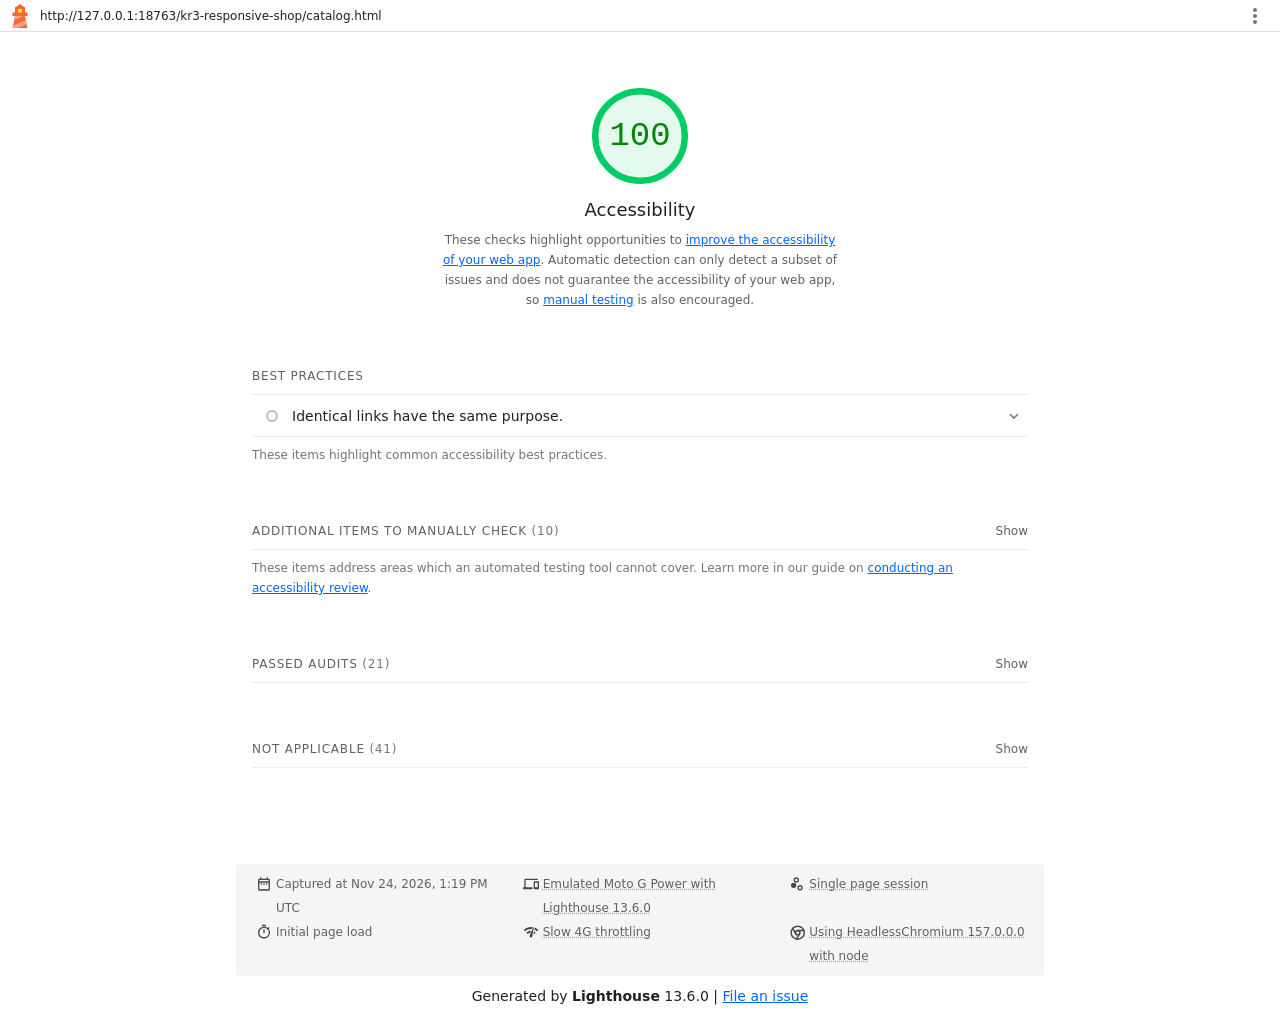
<file: lighthouse/catalog.html>
<!--
@license
Copyright 2018 Google LLC
SPDX-License-Identifier: Apache-2.0
-->
<!doctype html>
<html lang="en">
<head>
  <meta charset="utf-8">
  <meta name="viewport" content="width=device-width, initial-scale=1, minimum-scale=1">
  <link rel="icon" href='data:image/svg+xml;utf8,<svg fill="none" xmlns="http://www.w3.org/2000/svg" viewBox="0 0 48 48"><path d="m14 7 10-7 10 7v10h5v7h-5l5 24H9l5-24H9v-7h5V7Z" fill="%23F63"/><path d="M31.561 24H14l-1.689 8.105L31.561 24ZM18.983 48H9l1.022-4.907L35.723 32.27l1.663 7.98L18.983 48Z" fill="%23FFA385"/><path fill="%23FF3" d="M20.5 10h7v7h-7z"/></svg>'>
  <title>Lighthouse Report</title>
  <style>body {margin: 0}</style>
</head>
<body>
  <noscript>Lighthouse report requires JavaScript. Please enable.</noscript>

  <div id="lh-log"></div>

  <script>window.__LIGHTHOUSE_JSON__ = {"lighthouseVersion":"13.6.0","requestedUrl":"http://127.0.0.1:18763/kr3-responsive-shop/catalog.html","mainDocumentUrl":"http://127.0.0.1:18763/kr3-responsive-shop/catalog.html","finalDisplayedUrl":"http://127.0.0.1:18763/kr3-responsive-shop/catalog.html","finalUrl":"http://127.0.0.1:18763/kr3-responsive-shop/catalog.html","fetchTime":"2026-11-24T13:19:43.195Z","gatherMode":"navigation","runWarnings":[],"userAgent":"Mozilla/5.0 (Macintosh; Intel Mac OS X 10_15_7) AppleWebKit/537.36 (KHTML, like Gecko) HeadlessChrome/157.0.0.0 Safari/537.36","environment":{"networkUserAgent":"Mozilla/5.0 (Linux; Android 11; moto g power (2022)) AppleWebKit/537.36 (KHTML, like Gecko) Chrome/157.0.0.0 Mobile Safari/537.36","hostUserAgent":"Mozilla/5.0 (Macintosh; Intel Mac OS X 10_15_7) AppleWebKit/537.36 (KHTML, like Gecko) HeadlessChrome/157.0.0.0 Safari/537.36","benchmarkIndex":4465.5,"credits":{"axe-core":"4.14.0"}},"audits":{"accesskeys":{"id":"accesskeys","title":"`[accesskey]` values are unique","description":"Access keys let users quickly focus a part of the page. For proper navigation, each access key must be unique. [Learn more about access keys](https://dequeuniversity.com/rules/axe/4.14/accesskeys).","score":null,"scoreDisplayMode":"notApplicable"},"aria-allowed-attr":{"id":"aria-allowed-attr","title":"`[aria-*]` attributes match their roles","description":"Each ARIA `role` supports a specific subset of `aria-*` attributes. Mismatching these invalidates the `aria-*` attributes. [Learn how to match ARIA attributes to their roles](https://dequeuniversity.com/rules/axe/4.14/aria-allowed-attr).","score":1,"scoreDisplayMode":"binary","details":{"type":"table","headings":[{"key":"node","valueType":"node","subItemsHeading":{"key":"relatedNode","valueType":"node"},"label":"Failing Elements"}],"items":[]}},"aria-allowed-role":{"id":"aria-allowed-role","title":"Uses ARIA roles only on compatible elements","description":"Many HTML elements can only be assigned certain ARIA roles. Using ARIA roles where they are not allowed can interfere with the accessibility of the web page. [Learn more about ARIA roles](https://dequeuniversity.com/rules/axe/4.14/aria-allowed-role).","score":null,"scoreDisplayMode":"notApplicable"},"aria-command-name":{"id":"aria-command-name","title":"`button`, `link`, and `menuitem` elements have accessible names","description":"When an element doesn't have an accessible name, screen readers announce it with a generic name, making it unusable for users who rely on screen readers. [Learn how to make command elements more accessible](https://dequeuniversity.com/rules/axe/4.14/aria-command-name).","score":null,"scoreDisplayMode":"notApplicable"},"aria-conditional-attr":{"id":"aria-conditional-attr","title":"ARIA attributes are used as specified for the element's role","description":"Some ARIA attributes are only allowed on an element under certain conditions. [Learn more about conditional ARIA attributes](https://dequeuniversity.com/rules/axe/4.14/aria-conditional-attr).","score":1,"scoreDisplayMode":"binary","details":{"type":"table","headings":[{"key":"node","valueType":"node","subItemsHeading":{"key":"relatedNode","valueType":"node"},"label":"Failing Elements"}],"items":[]}},"aria-deprecated-role":{"id":"aria-deprecated-role","title":"Deprecated ARIA roles were not used","description":"Deprecated ARIA roles may not be processed correctly by assistive technology. [Learn more about deprecated ARIA roles](https://dequeuniversity.com/rules/axe/4.14/aria-deprecated-role).","score":null,"scoreDisplayMode":"notApplicable"},"aria-dialog-name":{"id":"aria-dialog-name","title":"Elements with `role=\"dialog\"` or `role=\"alertdialog\"` have accessible names.","description":"ARIA dialog elements without accessible names may prevent screen readers users from discerning the purpose of these elements. [Learn how to make ARIA dialog elements more accessible](https://dequeuniversity.com/rules/axe/4.14/aria-dialog-name).","score":null,"scoreDisplayMode":"notApplicable"},"aria-hidden-body":{"id":"aria-hidden-body","title":"`[aria-hidden=\"true\"]` is not present on the document `\u003cbody>`","description":"Assistive technologies, like screen readers, work inconsistently when `aria-hidden=\"true\"` is set on the document `\u003cbody>`. [Learn how `aria-hidden` affects the document body](https://dequeuniversity.com/rules/axe/4.14/aria-hidden-body).","score":1,"scoreDisplayMode":"binary","details":{"type":"table","headings":[{"key":"node","valueType":"node","subItemsHeading":{"key":"relatedNode","valueType":"node"},"label":"Failing Elements"}],"items":[]}},"aria-hidden-focus":{"id":"aria-hidden-focus","title":"`[aria-hidden=\"true\"]` elements do not contain focusable descendents","description":"Focusable descendents within an `[aria-hidden=\"true\"]` element prevent those interactive elements from being available to users of assistive technologies like screen readers. [Learn how `aria-hidden` affects focusable elements](https://dequeuniversity.com/rules/axe/4.14/aria-hidden-focus).","score":null,"scoreDisplayMode":"notApplicable"},"aria-input-field-name":{"id":"aria-input-field-name","title":"ARIA input fields have accessible names","description":"When an input field doesn't have an accessible name, screen readers announce it with a generic name, making it unusable for users who rely on screen readers. [Learn more about input field labels](https://dequeuniversity.com/rules/axe/4.14/aria-input-field-name).","score":null,"scoreDisplayMode":"notApplicable"},"aria-meter-name":{"id":"aria-meter-name","title":"ARIA `meter` elements have accessible names","description":"When a meter element doesn't have an accessible name, screen readers announce it with a generic name, making it unusable for users who rely on screen readers. [Learn how to name `meter` elements](https://dequeuniversity.com/rules/axe/4.14/aria-meter-name).","score":null,"scoreDisplayMode":"notApplicable"},"aria-progressbar-name":{"id":"aria-progressbar-name","title":"ARIA `progressbar` elements have accessible names","description":"When a `progressbar` element doesn't have an accessible name, screen readers announce it with a generic name, making it unusable for users who rely on screen readers. [Learn how to label `progressbar` elements](https://dequeuniversity.com/rules/axe/4.14/aria-progressbar-name).","score":null,"scoreDisplayMode":"notApplicable"},"aria-prohibited-attr":{"id":"aria-prohibited-attr","title":"Elements use only permitted ARIA attributes","description":"Using ARIA attributes in roles where they are prohibited can mean that important information is not communicated to users of assistive technologies. [Learn more about prohibited ARIA roles](https://dequeuniversity.com/rules/axe/4.14/aria-prohibited-attr).","score":1,"scoreDisplayMode":"binary","details":{"type":"table","headings":[{"key":"node","valueType":"node","subItemsHeading":{"key":"relatedNode","valueType":"node"},"label":"Failing Elements"}],"items":[]}},"aria-required-attr":{"id":"aria-required-attr","title":"`[role]`s have all required `[aria-*]` attributes","description":"Some ARIA roles have required attributes that describe the state of the element to screen readers. [Learn more about roles and required attributes](https://dequeuniversity.com/rules/axe/4.14/aria-required-attr).","score":null,"scoreDisplayMode":"notApplicable"},"aria-required-children":{"id":"aria-required-children","title":"Elements with an ARIA `[role]` that require children to contain a specific `[role]` have all required children.","description":"Some ARIA parent roles must contain specific child roles to perform their intended accessibility functions. [Learn more about roles and required children elements](https://dequeuniversity.com/rules/axe/4.14/aria-required-children).","score":null,"scoreDisplayMode":"notApplicable"},"aria-required-parent":{"id":"aria-required-parent","title":"`[role]`s are contained by their required parent element","description":"Some ARIA child roles must be contained by specific parent roles to properly perform their intended accessibility functions. [Learn more about ARIA roles and required parent element](https://dequeuniversity.com/rules/axe/4.14/aria-required-parent).","score":null,"scoreDisplayMode":"notApplicable"},"aria-roles":{"id":"aria-roles","title":"`[role]` values are valid","description":"ARIA roles must have valid values in order to perform their intended accessibility functions. [Learn more about valid ARIA roles](https://dequeuniversity.com/rules/axe/4.14/aria-roles).","score":null,"scoreDisplayMode":"notApplicable"},"aria-text":{"id":"aria-text","title":"Elements with the `role=text` attribute do not have focusable descendents.","description":"Adding `role=text` around a text node split by markup enables VoiceOver to treat it as one phrase, but the element's focusable descendents will not be announced. [Learn more about the `role=text` attribute](https://dequeuniversity.com/rules/axe/4.14/aria-text).","score":null,"scoreDisplayMode":"notApplicable"},"aria-toggle-field-name":{"id":"aria-toggle-field-name","title":"ARIA toggle fields have accessible names","description":"When a toggle field doesn't have an accessible name, screen readers announce it with a generic name, making it unusable for users who rely on screen readers. [Learn more about toggle fields](https://dequeuniversity.com/rules/axe/4.14/aria-toggle-field-name).","score":null,"scoreDisplayMode":"notApplicable"},"aria-tooltip-name":{"id":"aria-tooltip-name","title":"ARIA `tooltip` elements have accessible names","description":"When a tooltip element doesn't have an accessible name, screen readers announce it with a generic name, making it unusable for users who rely on screen readers. [Learn how to name `tooltip` elements](https://dequeuniversity.com/rules/axe/4.14/aria-tooltip-name).","score":null,"scoreDisplayMode":"notApplicable"},"aria-treeitem-name":{"id":"aria-treeitem-name","title":"ARIA `treeitem` elements have accessible names","description":"When a `treeitem` element doesn't have an accessible name, screen readers announce it with a generic name, making it unusable for users who rely on screen readers. [Learn more about labeling `treeitem` elements](https://dequeuniversity.com/rules/axe/4.14/aria-treeitem-name).","score":null,"scoreDisplayMode":"notApplicable"},"aria-valid-attr-value":{"id":"aria-valid-attr-value","title":"`[aria-*]` attributes have valid values","description":"Assistive technologies, like screen readers, can't interpret ARIA attributes with invalid values. [Learn more about valid values for ARIA attributes](https://dequeuniversity.com/rules/axe/4.14/aria-valid-attr-value).","score":1,"scoreDisplayMode":"binary","details":{"type":"table","headings":[{"key":"node","valueType":"node","subItemsHeading":{"key":"relatedNode","valueType":"node"},"label":"Failing Elements"}],"items":[]}},"aria-valid-attr":{"id":"aria-valid-attr","title":"`[aria-*]` attributes are valid and not misspelled","description":"Assistive technologies, like screen readers, can't interpret ARIA attributes with invalid names. [Learn more about valid ARIA attributes](https://dequeuniversity.com/rules/axe/4.14/aria-valid-attr).","score":1,"scoreDisplayMode":"binary","details":{"type":"table","headings":[{"key":"node","valueType":"node","subItemsHeading":{"key":"relatedNode","valueType":"node"},"label":"Failing Elements"}],"items":[]}},"button-name":{"id":"button-name","title":"Buttons have an accessible name","description":"When a button doesn't have an accessible name, screen readers announce it as \"button\", making it unusable for users who rely on screen readers. [Learn how to make buttons more accessible](https://dequeuniversity.com/rules/axe/4.14/button-name).","score":1,"scoreDisplayMode":"binary","details":{"type":"table","headings":[{"key":"node","valueType":"node","subItemsHeading":{"key":"relatedNode","valueType":"node"},"label":"Failing Elements"}],"items":[]}},"bypass":{"id":"bypass","title":"The page contains a heading, skip link, or landmark region","description":"Adding ways to bypass repetitive content lets keyboard users navigate the page more efficiently. [Learn more about bypass blocks](https://dequeuniversity.com/rules/axe/4.14/bypass).","score":null,"scoreDisplayMode":"notApplicable"},"color-contrast":{"id":"color-contrast","title":"Background and foreground colors have a sufficient contrast ratio","description":"Low-contrast text is difficult or impossible for many users to read. [Learn how to provide sufficient color contrast](https://dequeuniversity.com/rules/axe/4.14/color-contrast).","score":1,"scoreDisplayMode":"binary","details":{"type":"table","headings":[{"key":"node","valueType":"node","subItemsHeading":{"key":"relatedNode","valueType":"node"},"label":"Failing Elements"}],"items":[]}},"definition-list":{"id":"definition-list","title":"`\u003cdl>`'s contain only properly-ordered `\u003cdt>` and `\u003cdd>` groups, `\u003cscript>`, `\u003ctemplate>` or `\u003cdiv>` elements.","description":"When definition lists are not properly marked up, screen readers may produce confusing or inaccurate output. [Learn how to structure definition lists correctly](https://dequeuniversity.com/rules/axe/4.14/definition-list).","score":null,"scoreDisplayMode":"notApplicable"},"dlitem":{"id":"dlitem","title":"Definition list items are wrapped in `\u003cdl>` elements","description":"Definition list items (`\u003cdt>` and `\u003cdd>`) must be wrapped in a parent `\u003cdl>` element to ensure that screen readers can properly announce them. [Learn how to structure definition lists correctly](https://dequeuniversity.com/rules/axe/4.14/dlitem).","score":null,"scoreDisplayMode":"notApplicable"},"document-title":{"id":"document-title","title":"Document has a `\u003ctitle>` element","description":"The title gives screen reader users an overview of the page, and search engine users rely on it heavily to determine if a page is relevant to their search. [Learn more about document titles](https://dequeuniversity.com/rules/axe/4.14/document-title).","score":1,"scoreDisplayMode":"binary","details":{"type":"table","headings":[{"key":"node","valueType":"node","subItemsHeading":{"key":"relatedNode","valueType":"node"},"label":"Failing Elements"}],"items":[]}},"duplicate-id-aria":{"id":"duplicate-id-aria","title":"ARIA IDs are unique","description":"The value of an ARIA ID must be unique to prevent other instances from being overlooked by assistive technologies. [Learn how to fix duplicate ARIA IDs](https://dequeuniversity.com/rules/axe/4.14/duplicate-id-aria).","score":null,"scoreDisplayMode":"notApplicable"},"empty-heading":{"id":"empty-heading","title":"All heading elements contain content.","description":"A heading with no content or inaccessible text prevent screen reader users from accessing information on the page's structure. [Learn more about headings](https://dequeuniversity.com/rules/axe/4.14/empty-heading).","score":null,"scoreDisplayMode":"notApplicable"},"form-field-multiple-labels":{"id":"form-field-multiple-labels","title":"No form fields have multiple labels","description":"Form fields with multiple labels can be confusingly announced by assistive technologies like screen readers which use either the first, the last, or all of the labels. [Learn how to use form labels](https://dequeuniversity.com/rules/axe/4.14/form-field-multiple-labels).","score":null,"scoreDisplayMode":"notApplicable"},"frame-title":{"id":"frame-title","title":"`\u003cframe>` or `\u003ciframe>` elements have a title","description":"Screen reader users rely on frame titles to describe the contents of frames. [Learn more about frame titles](https://dequeuniversity.com/rules/axe/4.14/frame-title).","score":null,"scoreDisplayMode":"notApplicable"},"heading-order":{"id":"heading-order","title":"Heading elements appear in a sequentially-descending order","description":"Properly ordered headings that do not skip levels convey the semantic structure of the page, making it easier to navigate and understand when using assistive technologies. [Learn more about heading order](https://dequeuniversity.com/rules/axe/4.14/heading-order).","score":1,"scoreDisplayMode":"binary","details":{"type":"table","headings":[{"key":"node","valueType":"node","subItemsHeading":{"key":"relatedNode","valueType":"node"},"label":"Failing Elements"}],"items":[]}},"html-has-lang":{"id":"html-has-lang","title":"`\u003chtml>` element has a `[lang]` attribute","description":"If a page doesn't specify a `lang` attribute, a screen reader assumes that the page is in the default language that the user chose when setting up the screen reader. If the page isn't actually in the default language, then the screen reader might not announce the page's text correctly. [Learn more about the `lang` attribute](https://dequeuniversity.com/rules/axe/4.14/html-has-lang).","score":1,"scoreDisplayMode":"binary","details":{"type":"table","headings":[{"key":"node","valueType":"node","subItemsHeading":{"key":"relatedNode","valueType":"node"},"label":"Failing Elements"}],"items":[]}},"html-lang-valid":{"id":"html-lang-valid","title":"`\u003chtml>` element has a valid value for its `[lang]` attribute","description":"Specifying a valid [BCP 47 language](https://www.w3.org/International/questions/qa-choosing-language-tags#question) helps screen readers announce text properly. [Learn how to use the `lang` attribute](https://dequeuniversity.com/rules/axe/4.14/html-lang-valid).","score":1,"scoreDisplayMode":"binary","details":{"type":"table","headings":[{"key":"node","valueType":"node","subItemsHeading":{"key":"relatedNode","valueType":"node"},"label":"Failing Elements"}],"items":[]}},"html-xml-lang-mismatch":{"id":"html-xml-lang-mismatch","title":"`\u003chtml>` element has an `[xml:lang]` attribute with the same base language as the `[lang]` attribute.","description":"If the webpage does not specify a consistent language, then the screen reader might not announce the page's text correctly. [Learn more about the `lang` attribute](https://dequeuniversity.com/rules/axe/4.14/html-xml-lang-mismatch).","score":null,"scoreDisplayMode":"notApplicable"},"identical-links-same-purpose":{"id":"identical-links-same-purpose","title":"Identical links have the same purpose.","description":"Links with the same destination should have the same description, to help users understand the link's purpose and decide whether to follow it. [Learn more about identical links](https://dequeuniversity.com/rules/axe/4.14/identical-links-same-purpose).","score":1,"scoreDisplayMode":"informative","details":{"type":"table","headings":[{"key":"node","valueType":"node","subItemsHeading":{"key":"relatedNode","valueType":"node"},"label":"Failing Elements"}],"items":[{"node":{"type":"node","lhId":"1-0-A","path":"1,HTML,1,BODY,2,MAIN,2,DIV,1,SECTION,1,DIV,0,ARTICLE,5,A","selector":"section.catalog-products > div.products-grid > article.product-card > a.button","boundingRect":{"top":938,"bottom":985,"left":36,"right":142,"width":106,"height":48},"snippet":"\u003ca class=\"button secondary\" href=\"order.html?item=1\">","nodeLabel":"Заказать","explanation":"Fix all of the following:\n  Check that links have the same purpose, or are intentionally ambiguous."},"subItems":{"type":"subitems","items":[{"relatedNode":{"type":"node","lhId":"1-1-A","path":"1,HTML,1,BODY,2,MAIN,2,DIV,1,SECTION,1,DIV,1,ARTICLE,5,A","selector":"section.catalog-products > div.products-grid > article.product-card > a.button","boundingRect":{"top":1445,"bottom":1493,"left":36,"right":142,"width":106,"height":48},"snippet":"\u003ca class=\"button secondary\" href=\"order.html?item=2\">","nodeLabel":"Заказать"}},{"relatedNode":{"type":"node","lhId":"1-2-A","path":"1,HTML,1,BODY,2,MAIN,2,DIV,1,SECTION,1,DIV,2,ARTICLE,5,A","selector":"section.catalog-products > div.products-grid > article.product-card > a.button","boundingRect":{"top":1953,"bottom":2001,"left":36,"right":142,"width":106,"height":48},"snippet":"\u003ca class=\"button secondary\" href=\"order.html?item=3\">","nodeLabel":"Заказать"}}]}}],"debugData":{"type":"debugdata","impact":"minor","tags":["cat.semantics","wcag2aaa","wcag249"]}}},"image-alt":{"id":"image-alt","title":"Image elements have `[alt]` attributes","description":"Informative elements should aim for short, descriptive alternate text. Decorative elements can be ignored with an empty alt attribute. [Learn more about the `alt` attribute](https://dequeuniversity.com/rules/axe/4.14/image-alt).","score":1,"scoreDisplayMode":"binary","details":{"type":"table","headings":[{"key":"node","valueType":"node","subItemsHeading":{"key":"relatedNode","valueType":"node"},"label":"Failing Elements"}],"items":[]}},"image-redundant-alt":{"id":"image-redundant-alt","title":"Image elements do not have `[alt]` attributes that are redundant text.","description":"Informative elements should aim for short, descriptive alternative text. Alternative text that is exactly the same as the text adjacent to the link or image is potentially confusing for screen reader users, because the text will be read twice. [Learn more about the `alt` attribute](https://dequeuniversity.com/rules/axe/4.14/image-redundant-alt).","score":null,"scoreDisplayMode":"notApplicable"},"input-button-name":{"id":"input-button-name","title":"Input buttons have discernible text.","description":"Adding discernable and accessible text to input buttons may help screen reader users understand the purpose of the input button. [Learn more about input buttons](https://dequeuniversity.com/rules/axe/4.14/input-button-name).","score":null,"scoreDisplayMode":"notApplicable"},"input-image-alt":{"id":"input-image-alt","title":"`\u003cinput type=\"image\">` elements have `[alt]` text","description":"When an image is being used as an `\u003cinput>` button, providing alternative text can help screen reader users understand the purpose of the button. [Learn about input image alt text](https://dequeuniversity.com/rules/axe/4.14/input-image-alt).","score":null,"scoreDisplayMode":"notApplicable"},"label-content-name-mismatch":{"id":"label-content-name-mismatch","title":"Elements with visible text labels have matching accessible names.","description":"Visible text labels that do not match the accessible name can result in a confusing experience for screen reader users. [Learn more about accessible names](https://dequeuniversity.com/rules/axe/4.14/label-content-name-mismatch).","score":null,"scoreDisplayMode":"notApplicable"},"label":{"id":"label","title":"Form elements have associated labels","description":"Labels ensure that form controls are announced properly by assistive technologies, like screen readers. [Learn more about form element labels](https://dequeuniversity.com/rules/axe/4.14/label).","score":1,"scoreDisplayMode":"binary","details":{"type":"table","headings":[{"key":"node","valueType":"node","subItemsHeading":{"key":"relatedNode","valueType":"node"},"label":"Failing Elements"}],"items":[]}},"landmark-one-main":{"id":"landmark-one-main","title":"Document has a main landmark.","description":"One main landmark helps screen reader users navigate a web page. [Learn more about landmarks](https://dequeuniversity.com/rules/axe/4.14/landmark-one-main).","score":1,"scoreDisplayMode":"binary","details":{"type":"table","headings":[{"key":"node","valueType":"node","subItemsHeading":{"key":"relatedNode","valueType":"node"},"label":"Failing Elements"}],"items":[]}},"link-name":{"id":"link-name","title":"Links have a discernible name","description":"Link text (and alternate text for images, when used as links) that is discernible, unique, and focusable improves the navigation experience for screen reader users. [Learn how to make links accessible](https://dequeuniversity.com/rules/axe/4.14/link-name).","score":1,"scoreDisplayMode":"binary","details":{"type":"table","headings":[{"key":"node","valueType":"node","subItemsHeading":{"key":"relatedNode","valueType":"node"},"label":"Failing Elements"}],"items":[]}},"link-in-text-block":{"id":"link-in-text-block","title":"Links are distinguishable without relying on color.","description":"Low-contrast text is difficult or impossible for many users to read. Link text that is discernible improves the experience for users with low vision. [Learn how to make links distinguishable](https://dequeuniversity.com/rules/axe/4.14/link-in-text-block).","score":1,"scoreDisplayMode":"binary","details":{"type":"table","headings":[{"key":"node","valueType":"node","subItemsHeading":{"key":"relatedNode","valueType":"node"},"label":"Failing Elements"}],"items":[]}},"list":{"id":"list","title":"Lists contain only `\u003cli>` elements and script supporting elements (`\u003cscript>` and `\u003ctemplate>`).","description":"Screen readers have a specific way of announcing lists. Ensuring proper list structure aids screen reader output. [Learn more about proper list structure](https://dequeuniversity.com/rules/axe/4.14/list).","score":null,"scoreDisplayMode":"notApplicable"},"listitem":{"id":"listitem","title":"List items (`\u003cli>`) are contained within `\u003cul>`, `\u003col>` or `\u003cmenu>` parent elements","description":"Screen readers require list items (`\u003cli>`) to be contained within a parent `\u003cul>`, `\u003col>` or `\u003cmenu>` to be announced properly. [Learn more about proper list structure](https://dequeuniversity.com/rules/axe/4.14/listitem).","score":null,"scoreDisplayMode":"notApplicable"},"meta-refresh":{"id":"meta-refresh","title":"The document does not use `\u003cmeta http-equiv=\"refresh\">`","description":"Users do not expect a page to refresh automatically, and doing so will move focus back to the top of the page. This may create a frustrating or confusing experience. [Learn more about the refresh meta tag](https://dequeuniversity.com/rules/axe/4.14/meta-refresh).","score":null,"scoreDisplayMode":"notApplicable"},"meta-viewport":{"id":"meta-viewport","title":"`[user-scalable=\"no\"]` is not used in the `\u003cmeta name=\"viewport\">` element and the `[maximum-scale]` attribute is not less than 5.","description":"Disabling zooming is problematic for users with low vision who rely on screen magnification to properly see the contents of a web page. [Learn more about the viewport meta tag](https://dequeuniversity.com/rules/axe/4.14/meta-viewport).","score":1,"scoreDisplayMode":"binary","details":{"type":"table","headings":[{"key":"node","valueType":"node","subItemsHeading":{"key":"relatedNode","valueType":"node"},"label":"Failing Elements"}],"items":[]}},"object-alt":{"id":"object-alt","title":"`\u003cobject>` elements have alternate text","description":"Screen readers cannot translate non-text content. Adding alternate text to `\u003cobject>` elements helps screen readers convey meaning to users. [Learn more about alt text for `object` elements](https://dequeuniversity.com/rules/axe/4.14/object-alt).","score":null,"scoreDisplayMode":"notApplicable"},"select-name":{"id":"select-name","title":"Select elements have associated label elements.","description":"Form elements without effective labels can create frustrating experiences for screen reader users. [Learn more about the `select` element](https://dequeuniversity.com/rules/axe/4.14/select-name).","score":null,"scoreDisplayMode":"notApplicable"},"skip-link":{"id":"skip-link","title":"Skip links are focusable.","description":"Including a skip link can help users skip to the main content to save time. [Learn more about skip links](https://dequeuniversity.com/rules/axe/4.14/skip-link).","score":1,"scoreDisplayMode":"binary","details":{"type":"table","headings":[{"key":"node","valueType":"node","subItemsHeading":{"key":"relatedNode","valueType":"node"},"label":"Failing Elements"}],"items":[]}},"tabindex":{"id":"tabindex","title":"No element has a `[tabindex]` value greater than 0","description":"A value greater than 0 implies an explicit navigation ordering. Although technically valid, this often creates frustrating experiences for users who rely on assistive technologies. [Learn more about the `tabindex` attribute](https://dequeuniversity.com/rules/axe/4.14/tabindex).","score":1,"scoreDisplayMode":"binary","details":{"type":"table","headings":[{"key":"node","valueType":"node","subItemsHeading":{"key":"relatedNode","valueType":"node"},"label":"Failing Elements"}],"items":[]}},"table-duplicate-name":{"id":"table-duplicate-name","title":"Tables have different content in the summary attribute and `\u003ccaption>`.","description":"The summary attribute should describe the table structure, while `\u003ccaption>` should have the onscreen title. Accurate table mark-up helps users of screen readers. [Learn more about summary and caption](https://dequeuniversity.com/rules/axe/4.14/table-duplicate-name).","score":null,"scoreDisplayMode":"notApplicable"},"table-fake-caption":{"id":"table-fake-caption","title":"Tables use `\u003ccaption>` instead of cells with the `[colspan]` attribute to indicate a caption.","description":"Screen readers have features to make navigating tables easier. Ensuring that tables use the actual caption element instead of cells with the `[colspan]` attribute may improve the experience for screen reader users. [Learn more about captions](https://dequeuniversity.com/rules/axe/4.14/table-fake-caption).","score":null,"scoreDisplayMode":"notApplicable"},"target-size":{"id":"target-size","title":"Touch targets have sufficient size and spacing.","description":"Touch targets with sufficient size and spacing help users who may have difficulty targeting small controls to activate the targets. [Learn more about touch targets](https://dequeuniversity.com/rules/axe/4.14/target-size).","score":1,"scoreDisplayMode":"binary","details":{"type":"table","headings":[{"key":"node","valueType":"node","subItemsHeading":{"key":"relatedNode","valueType":"node"},"label":"Failing Elements"}],"items":[]}},"td-has-header":{"id":"td-has-header","title":"`\u003ctd>` elements in a large `\u003ctable>` have one or more table headers.","description":"Screen readers have features to make navigating tables easier. Ensuring that `\u003ctd>` elements in a large table (3 or more cells in width and height) have an associated table header may improve the experience for screen reader users. [Learn more about table headers](https://dequeuniversity.com/rules/axe/4.14/td-has-header).","score":null,"scoreDisplayMode":"notApplicable"},"td-headers-attr":{"id":"td-headers-attr","title":"Cells in a `\u003ctable>` element that use the `[headers]` attribute refer to table cells within the same table.","description":"Screen readers have features to make navigating tables easier. Ensuring `\u003ctd>` cells using the `[headers]` attribute only refer to other cells in the same table may improve the experience for screen reader users. [Learn more about the `headers` attribute](https://dequeuniversity.com/rules/axe/4.14/td-headers-attr).","score":null,"scoreDisplayMode":"notApplicable"},"th-has-data-cells":{"id":"th-has-data-cells","title":"`\u003cth>` elements and elements with `[role=\"columnheader\"/\"rowheader\"]` have data cells they describe.","description":"Screen readers have features to make navigating tables easier. Ensuring table headers always refer to some set of cells may improve the experience for screen reader users. [Learn more about table headers](https://dequeuniversity.com/rules/axe/4.14/th-has-data-cells).","score":null,"scoreDisplayMode":"notApplicable"},"valid-lang":{"id":"valid-lang","title":"`[lang]` attributes have a valid value","description":"Specifying a valid [BCP 47 language](https://www.w3.org/International/questions/qa-choosing-language-tags#question) on elements helps ensure that text is pronounced correctly by a screen reader. [Learn how to use the `lang` attribute](https://dequeuniversity.com/rules/axe/4.14/valid-lang).","score":null,"scoreDisplayMode":"notApplicable"},"video-caption":{"id":"video-caption","title":"`\u003cvideo>` elements contain a `\u003ctrack>` element with `[kind=\"captions\"]`","description":"When a video provides a caption it is easier for deaf and hearing impaired users to access its information. [Learn more about video captions](https://dequeuniversity.com/rules/axe/4.14/video-caption).","score":null,"scoreDisplayMode":"notApplicable"},"custom-controls-labels":{"id":"custom-controls-labels","title":"Custom controls have associated labels","description":"Custom interactive controls have associated labels, provided by aria-label or aria-labelledby. [Learn more about custom controls and labels](https://developer.chrome.com/docs/lighthouse/accessibility/custom-controls-labels/).","score":null,"scoreDisplayMode":"manual"},"custom-controls-roles":{"id":"custom-controls-roles","title":"Custom controls have ARIA roles","description":"Custom interactive controls have appropriate ARIA roles. [Learn how to add roles to custom controls](https://developer.chrome.com/docs/lighthouse/accessibility/custom-control-roles/).","score":null,"scoreDisplayMode":"manual"},"focus-traps":{"id":"focus-traps","title":"User focus is not accidentally trapped in a region","description":"A user can tab into and out of any control or region without accidentally trapping their focus. [Learn how to avoid focus traps](https://developer.chrome.com/docs/lighthouse/accessibility/focus-traps/).","score":null,"scoreDisplayMode":"manual"},"focusable-controls":{"id":"focusable-controls","title":"Interactive controls are keyboard focusable","description":"Custom interactive controls are keyboard focusable and display a focus indicator. [Learn how to make custom controls focusable](https://developer.chrome.com/docs/lighthouse/accessibility/focusable-controls/).","score":null,"scoreDisplayMode":"manual"},"interactive-element-affordance":{"id":"interactive-element-affordance","title":"Interactive elements indicate their purpose and state","description":"Interactive elements, such as links and buttons, should indicate their state and be distinguishable from non-interactive elements. [Learn how to decorate interactive elements with affordance hints](https://developer.chrome.com/docs/lighthouse/accessibility/interactive-element-affordance/).","score":null,"scoreDisplayMode":"manual"},"logical-tab-order":{"id":"logical-tab-order","title":"The page has a logical tab order","description":"Tabbing through the page follows the visual layout. Users cannot focus elements that are offscreen. [Learn more about logical tab ordering](https://developer.chrome.com/docs/lighthouse/accessibility/logical-tab-order/).","score":null,"scoreDisplayMode":"manual"},"managed-focus":{"id":"managed-focus","title":"The user's focus is directed to new content added to the page","description":"If new content, such as a dialog, is added to the page, the user's focus is directed to it. [Learn how to direct focus to new content](https://developer.chrome.com/docs/lighthouse/accessibility/managed-focus/).","score":null,"scoreDisplayMode":"manual"},"offscreen-content-hidden":{"id":"offscreen-content-hidden","title":"Offscreen content is hidden from assistive technology","description":"Offscreen content is hidden with display: none or aria-hidden=true. [Learn how to properly hide offscreen content](https://developer.chrome.com/docs/lighthouse/accessibility/offscreen-content-hidden/).","score":null,"scoreDisplayMode":"manual"},"use-landmarks":{"id":"use-landmarks","title":"HTML5 landmark elements are used to improve navigation","description":"Landmark elements (`\u003cmain>`, `\u003cnav>`, etc.) are used to improve the keyboard navigation of the page for assistive technology. [Learn more about landmark elements](https://developer.chrome.com/docs/lighthouse/accessibility/use-landmarks/).","score":null,"scoreDisplayMode":"manual"},"visual-order-follows-dom":{"id":"visual-order-follows-dom","title":"Visual order on the page follows DOM order","description":"DOM order matches the visual order, improving navigation for assistive technology. [Learn more about DOM and visual ordering](https://developer.chrome.com/docs/lighthouse/accessibility/visual-order-follows-dom/).","score":null,"scoreDisplayMode":"manual"},"autocomplete-valid":{"id":"autocomplete-valid","title":"`autocomplete` attributes are used correctly","description":"The `autocomplete` attribute values must be valid and correctly applied for screen readers to function correctly. [Learn more about valid autocomplete values](https://dequeuniversity.com/rules/axe/4.14/autocomplete-valid).","score":null,"scoreDisplayMode":"notApplicable"},"presentation-role-conflict":{"id":"presentation-role-conflict","title":"Elements with `role=\"none\"` or `role=\"presentation\"` do not have conflicts","description":"There are certain cases where the semantic role of an element with `role=\"none\"` or `role=\"presentation\"` does not resolve to none or presentation. To ensure the element remains removed from the accessibility tree, you should not add any global ARIA attributes to the element or make it focusable. [Learn more about presentation role conflict](https://dequeuniversity.com/rules/axe/4.14/presentation-role-conflict).","score":null,"scoreDisplayMode":"notApplicable"},"svg-img-alt":{"id":"svg-img-alt","title":"SVG elements with an `img` role have an accessible text alternative","description":"Ensures SVG elements with an `img`, `graphics-document` or `graphics-symbol` role have an accessible text alternative. [Learn more about SVG alt text](https://dequeuniversity.com/rules/axe/4.14/svg-img-alt).","score":null,"scoreDisplayMode":"notApplicable"}},"configSettings":{"output":"html","maxWaitForFcp":30000,"maxWaitForLoad":45000,"pauseAfterFcpMs":1000,"pauseAfterLoadMs":1000,"networkQuietThresholdMs":1000,"cpuQuietThresholdMs":1000,"formFactor":"mobile","throttling":{"rttMs":150,"throughputKbps":1638.4,"requestLatencyMs":562.5,"downloadThroughputKbps":1474.5600000000002,"uploadThroughputKbps":675,"cpuSlowdownMultiplier":4},"throttlingMethod":"simulate","screenEmulation":{"mobile":true,"width":412,"height":823,"deviceScaleFactor":1.75,"disabled":false},"emulatedUserAgent":"Mozilla/5.0 (Linux; Android 11; moto g power (2022)) AppleWebKit/537.36 (KHTML, like Gecko) Chrome/136.0.0.0 Mobile Safari/537.36","auditMode":false,"gatherMode":false,"clearStorageTypes":["file_systems","shader_cache","service_workers","cache_storage"],"disableStorageReset":false,"debugNavigation":false,"channel":"node","usePassiveGathering":false,"disableFullPageScreenshot":false,"skipAboutBlank":false,"blankPage":"about:blank","ignoreStatusCode":false,"locale":"en-US","blockedUrlPatterns":null,"additionalTraceCategories":null,"extraHeaders":null,"precomputedLanternData":null,"onlyAudits":null,"onlyCategories":["accessibility"],"skipAudits":null},"categories":{"accessibility":{"title":"Accessibility","description":"These checks highlight opportunities to [improve the accessibility of your web app](https://developer.chrome.com/docs/lighthouse/accessibility/). Automatic detection can only detect a subset of issues and does not guarantee the accessibility of your web app, so [manual testing](https://web.dev/articles/how-to-review) is also encouraged.","manualDescription":"These items address areas which an automated testing tool cannot cover. Learn more in our guide on [conducting an accessibility review](https://web.dev/articles/how-to-review).","supportedModes":["navigation","snapshot"],"auditRefs":[{"id":"accesskeys","weight":0,"group":"a11y-navigation"},{"id":"aria-allowed-attr","weight":10,"group":"a11y-aria"},{"id":"aria-command-name","weight":0,"group":"a11y-aria"},{"id":"aria-conditional-attr","weight":7,"group":"a11y-aria"},{"id":"aria-deprecated-role","weight":0,"group":"a11y-aria"},{"id":"aria-dialog-name","weight":0,"group":"a11y-aria"},{"id":"aria-hidden-body","weight":10,"group":"a11y-aria"},{"id":"aria-hidden-focus","weight":0,"group":"a11y-aria"},{"id":"aria-input-field-name","weight":0,"group":"a11y-aria"},{"id":"aria-meter-name","weight":0,"group":"a11y-aria"},{"id":"aria-progressbar-name","weight":0,"group":"a11y-aria"},{"id":"aria-prohibited-attr","weight":7,"group":"a11y-aria"},{"id":"aria-required-attr","weight":0,"group":"a11y-aria"},{"id":"aria-required-children","weight":0,"group":"a11y-aria"},{"id":"aria-required-parent","weight":0,"group":"a11y-aria"},{"id":"aria-roles","weight":0,"group":"a11y-aria"},{"id":"aria-text","weight":0,"group":"a11y-aria"},{"id":"aria-toggle-field-name","weight":0,"group":"a11y-aria"},{"id":"aria-tooltip-name","weight":0,"group":"a11y-aria"},{"id":"aria-treeitem-name","weight":0,"group":"a11y-aria"},{"id":"aria-valid-attr-value","weight":10,"group":"a11y-aria"},{"id":"aria-valid-attr","weight":10,"group":"a11y-aria"},{"id":"button-name","weight":10,"group":"a11y-names-labels"},{"id":"bypass","weight":0,"group":"a11y-navigation"},{"id":"color-contrast","weight":7,"group":"a11y-color-contrast"},{"id":"definition-list","weight":0,"group":"a11y-tables-lists"},{"id":"dlitem","weight":0,"group":"a11y-tables-lists"},{"id":"document-title","weight":7,"group":"a11y-names-labels"},{"id":"duplicate-id-aria","weight":0,"group":"a11y-aria"},{"id":"form-field-multiple-labels","weight":0,"group":"a11y-names-labels"},{"id":"frame-title","weight":0,"group":"a11y-names-labels"},{"id":"heading-order","weight":3,"group":"a11y-navigation"},{"id":"html-has-lang","weight":7,"group":"a11y-language"},{"id":"html-lang-valid","weight":7,"group":"a11y-language"},{"id":"html-xml-lang-mismatch","weight":0,"group":"a11y-language"},{"id":"image-alt","weight":10,"group":"a11y-names-labels"},{"id":"input-button-name","weight":0,"group":"a11y-names-labels"},{"id":"input-image-alt","weight":0,"group":"a11y-names-labels"},{"id":"label","weight":10,"group":"a11y-names-labels"},{"id":"link-in-text-block","weight":7,"group":"a11y-color-contrast"},{"id":"link-name","weight":7,"group":"a11y-names-labels"},{"id":"list","weight":0,"group":"a11y-tables-lists"},{"id":"listitem","weight":0,"group":"a11y-tables-lists"},{"id":"meta-refresh","weight":0,"group":"a11y-best-practices"},{"id":"meta-viewport","weight":10,"group":"a11y-best-practices"},{"id":"object-alt","weight":0,"group":"a11y-names-labels"},{"id":"select-name","weight":0,"group":"a11y-names-labels"},{"id":"skip-link","weight":3,"group":"a11y-names-labels"},{"id":"tabindex","weight":7,"group":"a11y-navigation"},{"id":"target-size","weight":7,"group":"a11y-best-practices"},{"id":"td-headers-attr","weight":0,"group":"a11y-tables-lists"},{"id":"th-has-data-cells","weight":0,"group":"a11y-tables-lists"},{"id":"valid-lang","weight":0,"group":"a11y-language"},{"id":"video-caption","weight":0,"group":"a11y-audio-video"},{"id":"landmark-one-main","weight":3,"group":"a11y-best-practices"},{"id":"autocomplete-valid","weight":0,"group":"a11y-best-practices"},{"id":"presentation-role-conflict","weight":0,"group":"a11y-best-practices"},{"id":"svg-img-alt","weight":0,"group":"a11y-best-practices"},{"id":"focusable-controls","weight":0},{"id":"interactive-element-affordance","weight":0},{"id":"logical-tab-order","weight":0},{"id":"visual-order-follows-dom","weight":0},{"id":"focus-traps","weight":0},{"id":"managed-focus","weight":0},{"id":"use-landmarks","weight":0},{"id":"offscreen-content-hidden","weight":0},{"id":"custom-controls-labels","weight":0},{"id":"custom-controls-roles","weight":0},{"id":"table-duplicate-name","weight":0,"group":"a11y-best-practices"},{"id":"empty-heading","weight":0,"group":"a11y-best-practices"},{"id":"aria-allowed-role","weight":0,"group":"a11y-best-practices"},{"id":"image-redundant-alt","weight":0,"group":"a11y-names-labels"},{"id":"identical-links-same-purpose","weight":0,"group":"a11y-best-practices"},{"id":"label-content-name-mismatch","weight":0,"group":"hidden"},{"id":"table-fake-caption","weight":0,"group":"hidden"},{"id":"td-has-header","weight":0,"group":"hidden"}],"id":"accessibility","score":1}},"categoryGroups":{"metrics":{"title":"Metrics"},"insights":{"title":"Insights","description":"These insights are also available in the Chrome DevTools Performance Panel - [record a trace](https://developer.chrome.com/docs/devtools/performance/reference) to view more detailed information."},"diagnostics":{"title":"Diagnostics","description":"More information about the performance of your application. These numbers don't [directly affect](https://developer.chrome.com/docs/lighthouse/performance/performance-scoring/) the Performance score."},"a11y-best-practices":{"title":"Best practices","description":"These items highlight common accessibility best practices."},"a11y-color-contrast":{"title":"Contrast","description":"These are opportunities to improve the legibility of your content."},"a11y-names-labels":{"title":"Names and labels","description":"These are opportunities to improve the semantics of the controls in your application. This may enhance the experience for users of assistive technology, like a screen reader."},"a11y-navigation":{"title":"Navigation","description":"These are opportunities to improve keyboard navigation in your application."},"a11y-aria":{"title":"ARIA","description":"These are opportunities to improve the usage of ARIA in your application which may enhance the experience for users of assistive technology, like a screen reader."},"a11y-language":{"title":"Internationalization and localization","description":"These are opportunities to improve the interpretation of your content by users in different locales."},"a11y-audio-video":{"title":"Audio and video","description":"These are opportunities to provide alternative content for audio and video. This may improve the experience for users with hearing or vision impairments."},"a11y-tables-lists":{"title":"Tables and lists","description":"These are opportunities to improve the experience of reading tabular or list data using assistive technology, like a screen reader."},"seo-mobile":{"title":"Mobile Friendly","description":"Make sure your pages are mobile friendly so users don’t have to pinch or zoom in order to read the content pages. [Learn how to make pages mobile-friendly](https://developers.google.com/search/mobile-sites/)."},"seo-content":{"title":"Content Best Practices","description":"Format your HTML in a way that enables crawlers to better understand your app’s content."},"seo-crawl":{"title":"Crawling and Indexing","description":"To appear in search results, crawlers need access to your app."},"best-practices-trust-safety":{"title":"Trust and Safety"},"best-practices-ux":{"title":"User Experience"},"best-practices-browser-compat":{"title":"Browser Compatibility"},"best-practices-general":{"title":"General"},"webmcp":{"title":"WebMCP","description":"Audits validating WebMCP integration."},"agent-accessibility":{"title":"Agent Accessibility","description":"These audits highlight best practices for improving the accessibility of the website for AI agents."},"agent-discoverability":{"title":"Agent Discoverability","description":"These audits validate that websites expose discoverable resources, documentation, and catalogs for AI agents."},"hidden":{"title":""}},"stackPacks":[],"entities":[{"name":"127.0.0.1","origins":["http://127.0.0.1:18763"],"isFirstParty":true,"isUnrecognized":true}],"fullPageScreenshot":{"screenshot":{"data":"[data-uri]","width":412,"height":2106},"nodes":{"1-0-A":{"id":"","top":938,"bottom":985,"left":36,"right":142,"width":106,"height":48},"1-1-A":{"id":"","top":1445,"bottom":1493,"left":36,"right":142,"width":106,"height":48},"1-2-A":{"id":"","top":1953,"bottom":2001,"left":36,"right":142,"width":106,"height":48}}},"timing":{"entries":[{"startTime":8492.8,"name":"lh:config","duration":60.55,"entryType":"measure"},{"startTime":8493.16,"name":"lh:config:resolveArtifactsToDefns","duration":0.51,"entryType":"measure"},{"startTime":8553.37,"name":"lh:runner:gather","duration":4659.19,"entryType":"measure"},{"startTime":8624.18,"name":"lh:driver:connect","duration":1.34,"entryType":"measure"},{"startTime":8625.53,"name":"lh:driver:navigate","duration":2.58,"entryType":"measure"},{"startTime":8628.14,"name":"lh:gather:getBenchmarkIndex","duration":1001.49,"entryType":"measure"},{"startTime":9629.65,"name":"lh:gather:getVersion","duration":0.31,"entryType":"measure"},{"startTime":9629.97,"name":"lh:gather:getDevicePixelRatio","duration":1.56,"entryType":"measure"},{"startTime":9631.57,"name":"lh:prepare:navigationMode","duration":11.31,"entryType":"measure"},{"startTime":9631.83,"name":"lh:gather:getVersion","duration":0.15,"entryType":"measure"},{"startTime":9637.69,"name":"lh:storage:clearDataForOrigin","duration":0.19,"entryType":"measure"},{"startTime":9637.89,"name":"lh:storage:clearBrowserCaches","duration":4.48,"entryType":"measure"},{"startTime":9642.54,"name":"lh:gather:prepareThrottlingAndNetwork","duration":0.34,"entryType":"measure"},{"startTime":9645.44,"name":"lh:driver:navigate","duration":2366.53,"entryType":"measure"},{"startTime":12012.93,"name":"lh:computed:NetworkRecords","duration":0.25,"entryType":"measure"},{"startTime":12013.22,"name":"lh:gather:getArtifact:DevtoolsLog","duration":0,"entryType":"measure"},{"startTime":12013.23,"name":"lh:gather:getArtifact:Accessibility","duration":97.49,"entryType":"measure"},{"startTime":12110.76,"name":"lh:gather:getArtifact:NetworkUserAgent","duration":0.01,"entryType":"measure"},{"startTime":12110.77,"name":"lh:gather:getArtifact:Stacks","duration":4.89,"entryType":"measure"},{"startTime":12110.78,"name":"lh:gather:collectStacks","duration":4.87,"entryType":"measure"},{"startTime":12115.68,"name":"lh:gather:getArtifact:FullPageScreenshot","duration":1089.89,"entryType":"measure"},{"startTime":13204.07,"name":"lh:gather:getVersion","duration":0.35,"entryType":"measure"},{"startTime":13212.6,"name":"lh:runner:audit","duration":43.27,"entryType":"measure"},{"startTime":13212.61,"name":"lh:runner:auditing","duration":43.16,"entryType":"measure"},{"startTime":13213.04,"name":"lh:audit:accesskeys","duration":0.56,"entryType":"measure"},{"startTime":13213.67,"name":"lh:audit:aria-allowed-attr","duration":1.04,"entryType":"measure"},{"startTime":13214.77,"name":"lh:audit:aria-allowed-role","duration":0.19,"entryType":"measure"},{"startTime":13215.02,"name":"lh:audit:aria-command-name","duration":0.23,"entryType":"measure"},{"startTime":13215.3,"name":"lh:audit:aria-conditional-attr","duration":0.81,"entryType":"measure"},{"startTime":13216.17,"name":"lh:audit:aria-deprecated-role","duration":0.21,"entryType":"measure"},{"startTime":13216.44,"name":"lh:audit:aria-dialog-name","duration":0.25,"entryType":"measure"},{"startTime":13216.74,"name":"lh:audit:aria-hidden-body","duration":0.79,"entryType":"measure"},{"startTime":13217.58,"name":"lh:audit:aria-hidden-focus","duration":0.24,"entryType":"measure"},{"startTime":13217.88,"name":"lh:audit:aria-input-field-name","duration":0.26,"entryType":"measure"},{"startTime":13218.19,"name":"lh:audit:aria-meter-name","duration":0.28,"entryType":"measure"},{"startTime":13218.53,"name":"lh:audit:aria-progressbar-name","duration":0.32,"entryType":"measure"},{"startTime":13218.95,"name":"lh:audit:aria-prohibited-attr","duration":0.75,"entryType":"measure"},{"startTime":13219.76,"name":"lh:audit:aria-required-attr","duration":0.29,"entryType":"measure"},{"startTime":13220.11,"name":"lh:audit:aria-required-children","duration":0.35,"entryType":"measure"},{"startTime":13220.51,"name":"lh:audit:aria-required-parent","duration":0.79,"entryType":"measure"},{"startTime":13221.36,"name":"lh:audit:aria-roles","duration":0.32,"entryType":"measure"},{"startTime":13221.74,"name":"lh:audit:aria-text","duration":0.36,"entryType":"measure"},{"startTime":13222.16,"name":"lh:audit:aria-toggle-field-name","duration":0.38,"entryType":"measure"},{"startTime":13222.6,"name":"lh:audit:aria-tooltip-name","duration":0.39,"entryType":"measure"},{"startTime":13223.04,"name":"lh:audit:aria-treeitem-name","duration":0.41,"entryType":"measure"},{"startTime":13223.5,"name":"lh:audit:aria-valid-attr-value","duration":0.76,"entryType":"measure"},{"startTime":13224.31,"name":"lh:audit:aria-valid-attr","duration":0.73,"entryType":"measure"},{"startTime":13225.1,"name":"lh:audit:button-name","duration":0.73,"entryType":"measure"},{"startTime":13225.88,"name":"lh:audit:bypass","duration":0.76,"entryType":"measure"},{"startTime":13226.68,"name":"lh:audit:color-contrast","duration":0.72,"entryType":"measure"},{"startTime":13227.46,"name":"lh:audit:definition-list","duration":0.44,"entryType":"measure"},{"startTime":13227.96,"name":"lh:audit:dlitem","duration":0.43,"entryType":"measure"},{"startTime":13228.44,"name":"lh:audit:document-title","duration":0.79,"entryType":"measure"},{"startTime":13229.28,"name":"lh:audit:duplicate-id-aria","duration":0.72,"entryType":"measure"},{"startTime":13230.05,"name":"lh:audit:empty-heading","duration":0.79,"entryType":"measure"},{"startTime":13230.9,"name":"lh:audit:form-field-multiple-labels","duration":0.82,"entryType":"measure"},{"startTime":13231.78,"name":"lh:audit:frame-title","duration":0.45,"entryType":"measure"},{"startTime":13232.28,"name":"lh:audit:heading-order","duration":0.78,"entryType":"measure"},{"startTime":13233.13,"name":"lh:audit:html-has-lang","duration":0.83,"entryType":"measure"},{"startTime":13234.02,"name":"lh:audit:html-lang-valid","duration":0.73,"entryType":"measure"},{"startTime":13234.8,"name":"lh:audit:html-xml-lang-mismatch","duration":0.49,"entryType":"measure"},{"startTime":13235.34,"name":"lh:audit:identical-links-same-purpose","duration":0.87,"entryType":"measure"},{"startTime":13236.25,"name":"lh:audit:image-alt","duration":0.69,"entryType":"measure"},{"startTime":13236.99,"name":"lh:audit:image-redundant-alt","duration":0.76,"entryType":"measure"},{"startTime":13237.79,"name":"lh:audit:input-button-name","duration":0.44,"entryType":"measure"},{"startTime":13238.28,"name":"lh:audit:input-image-alt","duration":0.46,"entryType":"measure"},{"startTime":13238.78,"name":"lh:audit:label-content-name-mismatch","duration":0.48,"entryType":"measure"},{"startTime":13239.3,"name":"lh:audit:label","duration":0.66,"entryType":"measure"},{"startTime":13240.01,"name":"lh:audit:landmark-one-main","duration":0.64,"entryType":"measure"},{"startTime":13240.72,"name":"lh:audit:link-name","duration":1.41,"entryType":"measure"},{"startTime":13242.19,"name":"lh:audit:link-in-text-block","duration":0.7,"entryType":"measure"},{"startTime":13242.95,"name":"lh:audit:list","duration":0.55,"entryType":"measure"},{"startTime":13243.54,"name":"lh:audit:listitem","duration":0.5,"entryType":"measure"},{"startTime":13244.09,"name":"lh:audit:meta-refresh","duration":0.55,"entryType":"measure"},{"startTime":13244.69,"name":"lh:audit:meta-viewport","duration":0.75,"entryType":"measure"},{"startTime":13245.49,"name":"lh:audit:object-alt","duration":0.55,"entryType":"measure"},{"startTime":13246.09,"name":"lh:audit:select-name","duration":0.54,"entryType":"measure"},{"startTime":13246.68,"name":"lh:audit:skip-link","duration":0.67,"entryType":"measure"},{"startTime":13247.4,"name":"lh:audit:tabindex","duration":0.76,"entryType":"measure"},{"startTime":13248.21,"name":"lh:audit:table-duplicate-name","duration":0.69,"entryType":"measure"},{"startTime":13248.95,"name":"lh:audit:table-fake-caption","duration":0.6,"entryType":"measure"},{"startTime":13249.6,"name":"lh:audit:target-size","duration":0.65,"entryType":"measure"},{"startTime":13250.3,"name":"lh:audit:td-has-header","duration":0.71,"entryType":"measure"},{"startTime":13251.06,"name":"lh:audit:td-headers-attr","duration":0.72,"entryType":"measure"},{"startTime":13251.84,"name":"lh:audit:th-has-data-cells","duration":0.78,"entryType":"measure"},{"startTime":13252.68,"name":"lh:audit:valid-lang","duration":0.69,"entryType":"measure"},{"startTime":13253.42,"name":"lh:audit:video-caption","duration":0.65,"entryType":"measure"},{"startTime":13254.07,"name":"lh:audit:custom-controls-labels","duration":0.05,"entryType":"measure"},{"startTime":13254.12,"name":"lh:audit:custom-controls-roles","duration":0,"entryType":"measure"},{"startTime":13254.13,"name":"lh:audit:focus-traps","duration":0,"entryType":"measure"},{"startTime":13254.13,"name":"lh:audit:focusable-controls","duration":0,"entryType":"measure"},{"startTime":13254.14,"name":"lh:audit:interactive-element-affordance","duration":0,"entryType":"measure"},{"startTime":13254.14,"name":"lh:audit:logical-tab-order","duration":0,"entryType":"measure"},{"startTime":13254.15,"name":"lh:audit:managed-focus","duration":0,"entryType":"measure"},{"startTime":13254.15,"name":"lh:audit:offscreen-content-hidden","duration":0,"entryType":"measure"},{"startTime":13254.15,"name":"lh:audit:use-landmarks","duration":0,"entryType":"measure"},{"startTime":13254.16,"name":"lh:audit:visual-order-follows-dom","duration":0,"entryType":"measure"},{"startTime":13254.21,"name":"lh:audit:autocomplete-valid","duration":0.35,"entryType":"measure"},{"startTime":13254.62,"name":"lh:audit:presentation-role-conflict","duration":0.55,"entryType":"measure"},{"startTime":13255.22,"name":"lh:audit:svg-img-alt","duration":0.55,"entryType":"measure"},{"startTime":13255.78,"name":"lh:runner:generate","duration":0.09,"entryType":"measure"},{"startTime":13255.92,"name":"lh:computed:EntityClassification","duration":0.11,"entryType":"measure"}],"total":4702.46},"i18n":{"rendererFormattedStrings":{"calculatorLink":"See calculator.","collapseView":"Collapse view","crcInitialNavigation":"Initial Navigation","crcLongestDurationLabel":"Maximum critical path latency:","dropdownCopyJSON":"Copy JSON","dropdownDarkTheme":"Toggle Dark Theme","dropdownPrintExpanded":"Print Expanded","dropdownPrintSummary":"Print Summary","dropdownSaveGist":"Save as Gist","dropdownSaveHTML":"Save as HTML","dropdownSaveJSON":"Save as JSON","dropdownViewUnthrottledTrace":"View Unthrottled Trace","dropdownViewer":"Open in Viewer","errorLabel":"Error!","errorMissingAuditInfo":"Report error: no audit information","expandView":"Expand view","firstPartyChipLabel":"1st party","footerIssue":"File an issue","hide":"Hide","labDataTitle":"Lab Data","lsPerformanceCategoryDescription":"[Lighthouse](https://developers.google.com/web/tools/lighthouse/) analysis of the current page on an emulated mobile network. Values are estimated and may vary.","manualAuditsGroupTitle":"Additional items to manually check","notApplicableAuditsGroupTitle":"Not applicable","openInANewTabTooltip":"Open in a new tab","opportunityResourceColumnLabel":"Opportunity","opportunitySavingsColumnLabel":"Estimated Savings","passedAuditsGroupTitle":"Passed audits","runtimeAnalysisWindow":"Initial page load","runtimeAnalysisWindowSnapshot":"Point-in-time snapshot","runtimeAnalysisWindowTimespan":"User interactions timespan","runtimeCustom":"Custom throttling","runtimeDesktopEmulation":"Emulated Desktop","runtimeMobileEmulation":"Emulated Moto G Power","runtimeNoEmulation":"No emulation","runtimeSettingsArdVersion":"ARD version","runtimeSettingsAxeVersion":"Axe version","runtimeSettingsBenchmark":"Unthrottled CPU/Memory Power","runtimeSettingsCPUThrottling":"CPU throttling","runtimeSettingsDevice":"Device","runtimeSettingsNetworkThrottling":"Network throttling","runtimeSettingsScreenEmulation":"Screen emulation","runtimeSettingsUANetwork":"User agent (network)","runtimeSingleLoad":"Single page session","runtimeSingleLoadTooltip":"This data is taken from a single page session, as opposed to field data summarizing many sessions.","runtimeSlow4g":"Slow 4G throttling","runtimeUnknown":"Unknown","show":"Show","showRelevantAudits":"Show audits relevant to:","snippetCollapseButtonLabel":"Collapse snippet","snippetExpandButtonLabel":"Expand snippet","thirdPartyResourcesLabel":"Show 3rd-party resources","throttlingProvided":"Provided by environment","toplevelWarningsMessage":"There were issues affecting this run of Lighthouse:","unattributable":"Unattributable","unscoredLabel":"Unscored","unscoredTitle":"This audit does not contribute to the overall category score.","varianceDisclaimer":"Values are estimated and may vary. The [performance score is calculated](https://developer.chrome.com/docs/lighthouse/performance/performance-scoring/) directly from these metrics.","viewTraceLabel":"View Trace","viewTreemapLabel":"View Treemap","warningAuditsGroupTitle":"Passed audits but with warnings","warningHeader":"Warnings: "},"icuMessagePaths":{"core/audits/accessibility/accesskeys.js | title":["audits.accesskeys.title"],"core/audits/accessibility/accesskeys.js | description":["audits.accesskeys.description"],"core/audits/accessibility/aria-allowed-attr.js | title":["audits[aria-allowed-attr].title"],"core/audits/accessibility/aria-allowed-attr.js | description":["audits[aria-allowed-attr].description"],"core/lib/i18n/i18n.js | columnFailingElem":["audits[aria-allowed-attr].details.headings[0].label","audits[aria-conditional-attr].details.headings[0].label","audits[aria-hidden-body].details.headings[0].label","audits[aria-prohibited-attr].details.headings[0].label","audits[aria-valid-attr-value].details.headings[0].label","audits[aria-valid-attr].details.headings[0].label","audits[button-name].details.headings[0].label","audits[color-contrast].details.headings[0].label","audits[document-title].details.headings[0].label","audits[heading-order].details.headings[0].label","audits[html-has-lang].details.headings[0].label","audits[html-lang-valid].details.headings[0].label","audits[identical-links-same-purpose].details.headings[0].label","audits[image-alt].details.headings[0].label","audits.label.details.headings[0].label","audits[landmark-one-main].details.headings[0].label","audits[link-name].details.headings[0].label","audits[link-in-text-block].details.headings[0].label","audits[meta-viewport].details.headings[0].label","audits[skip-link].details.headings[0].label","audits.tabindex.details.headings[0].label","audits[target-size].details.headings[0].label"],"core/audits/accessibility/aria-allowed-role.js | title":["audits[aria-allowed-role].title"],"core/audits/accessibility/aria-allowed-role.js | description":["audits[aria-allowed-role].description"],"core/audits/accessibility/aria-command-name.js | title":["audits[aria-command-name].title"],"core/audits/accessibility/aria-command-name.js | description":["audits[aria-command-name].description"],"core/audits/accessibility/aria-conditional-attr.js | title":["audits[aria-conditional-attr].title"],"core/audits/accessibility/aria-conditional-attr.js | description":["audits[aria-conditional-attr].description"],"core/audits/accessibility/aria-deprecated-role.js | title":["audits[aria-deprecated-role].title"],"core/audits/accessibility/aria-deprecated-role.js | description":["audits[aria-deprecated-role].description"],"core/audits/accessibility/aria-dialog-name.js | title":["audits[aria-dialog-name].title"],"core/audits/accessibility/aria-dialog-name.js | description":["audits[aria-dialog-name].description"],"core/audits/accessibility/aria-hidden-body.js | title":["audits[aria-hidden-body].title"],"core/audits/accessibility/aria-hidden-body.js | description":["audits[aria-hidden-body].description"],"core/audits/accessibility/aria-hidden-focus.js | title":["audits[aria-hidden-focus].title"],"core/audits/accessibility/aria-hidden-focus.js | description":["audits[aria-hidden-focus].description"],"core/audits/accessibility/aria-input-field-name.js | title":["audits[aria-input-field-name].title"],"core/audits/accessibility/aria-input-field-name.js | description":["audits[aria-input-field-name].description"],"core/audits/accessibility/aria-meter-name.js | title":["audits[aria-meter-name].title"],"core/audits/accessibility/aria-meter-name.js | description":["audits[aria-meter-name].description"],"core/audits/accessibility/aria-progressbar-name.js | title":["audits[aria-progressbar-name].title"],"core/audits/accessibility/aria-progressbar-name.js | description":["audits[aria-progressbar-name].description"],"core/audits/accessibility/aria-prohibited-attr.js | title":["audits[aria-prohibited-attr].title"],"core/audits/accessibility/aria-prohibited-attr.js | description":["audits[aria-prohibited-attr].description"],"core/audits/accessibility/aria-required-attr.js | title":["audits[aria-required-attr].title"],"core/audits/accessibility/aria-required-attr.js | description":["audits[aria-required-attr].description"],"core/audits/accessibility/aria-required-children.js | title":["audits[aria-required-children].title"],"core/audits/accessibility/aria-required-children.js | description":["audits[aria-required-children].description"],"core/audits/accessibility/aria-required-parent.js | title":["audits[aria-required-parent].title"],"core/audits/accessibility/aria-required-parent.js | description":["audits[aria-required-parent].description"],"core/audits/accessibility/aria-roles.js | title":["audits[aria-roles].title"],"core/audits/accessibility/aria-roles.js | description":["audits[aria-roles].description"],"core/audits/accessibility/aria-text.js | title":["audits[aria-text].title"],"core/audits/accessibility/aria-text.js | description":["audits[aria-text].description"],"core/audits/accessibility/aria-toggle-field-name.js | title":["audits[aria-toggle-field-name].title"],"core/audits/accessibility/aria-toggle-field-name.js | description":["audits[aria-toggle-field-name].description"],"core/audits/accessibility/aria-tooltip-name.js | title":["audits[aria-tooltip-name].title"],"core/audits/accessibility/aria-tooltip-name.js | description":["audits[aria-tooltip-name].description"],"core/audits/accessibility/aria-treeitem-name.js | title":["audits[aria-treeitem-name].title"],"core/audits/accessibility/aria-treeitem-name.js | description":["audits[aria-treeitem-name].description"],"core/audits/accessibility/aria-valid-attr-value.js | title":["audits[aria-valid-attr-value].title"],"core/audits/accessibility/aria-valid-attr-value.js | description":["audits[aria-valid-attr-value].description"],"core/audits/accessibility/aria-valid-attr.js | title":["audits[aria-valid-attr].title"],"core/audits/accessibility/aria-valid-attr.js | description":["audits[aria-valid-attr].description"],"core/audits/accessibility/button-name.js | title":["audits[button-name].title"],"core/audits/accessibility/button-name.js | description":["audits[button-name].description"],"core/audits/accessibility/bypass.js | title":["audits.bypass.title"],"core/audits/accessibility/bypass.js | description":["audits.bypass.description"],"core/audits/accessibility/color-contrast.js | title":["audits[color-contrast].title"],"core/audits/accessibility/color-contrast.js | description":["audits[color-contrast].description"],"core/audits/accessibility/definition-list.js | title":["audits[definition-list].title"],"core/audits/accessibility/definition-list.js | description":["audits[definition-list].description"],"core/audits/accessibility/dlitem.js | title":["audits.dlitem.title"],"core/audits/accessibility/dlitem.js | description":["audits.dlitem.description"],"core/audits/accessibility/document-title.js | title":["audits[document-title].title"],"core/audits/accessibility/document-title.js | description":["audits[document-title].description"],"core/audits/accessibility/duplicate-id-aria.js | title":["audits[duplicate-id-aria].title"],"core/audits/accessibility/duplicate-id-aria.js | description":["audits[duplicate-id-aria].description"],"core/audits/accessibility/empty-heading.js | title":["audits[empty-heading].title"],"core/audits/accessibility/empty-heading.js | description":["audits[empty-heading].description"],"core/audits/accessibility/form-field-multiple-labels.js | title":["audits[form-field-multiple-labels].title"],"core/audits/accessibility/form-field-multiple-labels.js | description":["audits[form-field-multiple-labels].description"],"core/audits/accessibility/frame-title.js | title":["audits[frame-title].title"],"core/audits/accessibility/frame-title.js | description":["audits[frame-title].description"],"core/audits/accessibility/heading-order.js | title":["audits[heading-order].title"],"core/audits/accessibility/heading-order.js | description":["audits[heading-order].description"],"core/audits/accessibility/html-has-lang.js | title":["audits[html-has-lang].title"],"core/audits/accessibility/html-has-lang.js | description":["audits[html-has-lang].description"],"core/audits/accessibility/html-lang-valid.js | title":["audits[html-lang-valid].title"],"core/audits/accessibility/html-lang-valid.js | description":["audits[html-lang-valid].description"],"core/audits/accessibility/html-xml-lang-mismatch.js | title":["audits[html-xml-lang-mismatch].title"],"core/audits/accessibility/html-xml-lang-mismatch.js | description":["audits[html-xml-lang-mismatch].description"],"core/audits/accessibility/identical-links-same-purpose.js | title":["audits[identical-links-same-purpose].title"],"core/audits/accessibility/identical-links-same-purpose.js | description":["audits[identical-links-same-purpose].description"],"core/audits/accessibility/image-alt.js | title":["audits[image-alt].title"],"core/audits/accessibility/image-alt.js | description":["audits[image-alt].description"],"core/audits/accessibility/image-redundant-alt.js | title":["audits[image-redundant-alt].title"],"core/audits/accessibility/image-redundant-alt.js | description":["audits[image-redundant-alt].description"],"core/audits/accessibility/input-button-name.js | title":["audits[input-button-name].title"],"core/audits/accessibility/input-button-name.js | description":["audits[input-button-name].description"],"core/audits/accessibility/input-image-alt.js | title":["audits[input-image-alt].title"],"core/audits/accessibility/input-image-alt.js | description":["audits[input-image-alt].description"],"core/audits/accessibility/label-content-name-mismatch.js | title":["audits[label-content-name-mismatch].title"],"core/audits/accessibility/label-content-name-mismatch.js | description":["audits[label-content-name-mismatch].description"],"core/audits/accessibility/label.js | title":["audits.label.title"],"core/audits/accessibility/label.js | description":["audits.label.description"],"core/audits/accessibility/landmark-one-main.js | title":["audits[landmark-one-main].title"],"core/audits/accessibility/landmark-one-main.js | description":["audits[landmark-one-main].description"],"core/audits/accessibility/link-name.js | title":["audits[link-name].title"],"core/audits/accessibility/link-name.js | description":["audits[link-name].description"],"core/audits/accessibility/link-in-text-block.js | title":["audits[link-in-text-block].title"],"core/audits/accessibility/link-in-text-block.js | description":["audits[link-in-text-block].description"],"core/audits/accessibility/list.js | title":["audits.list.title"],"core/audits/accessibility/list.js | description":["audits.list.description"],"core/audits/accessibility/listitem.js | title":["audits.listitem.title"],"core/audits/accessibility/listitem.js | description":["audits.listitem.description"],"core/audits/accessibility/meta-refresh.js | title":["audits[meta-refresh].title"],"core/audits/accessibility/meta-refresh.js | description":["audits[meta-refresh].description"],"core/audits/accessibility/meta-viewport.js | title":["audits[meta-viewport].title"],"core/audits/accessibility/meta-viewport.js | description":["audits[meta-viewport].description"],"core/audits/accessibility/object-alt.js | title":["audits[object-alt].title"],"core/audits/accessibility/object-alt.js | description":["audits[object-alt].description"],"core/audits/accessibility/select-name.js | title":["audits[select-name].title"],"core/audits/accessibility/select-name.js | description":["audits[select-name].description"],"core/audits/accessibility/skip-link.js | title":["audits[skip-link].title"],"core/audits/accessibility/skip-link.js | description":["audits[skip-link].description"],"core/audits/accessibility/tabindex.js | title":["audits.tabindex.title"],"core/audits/accessibility/tabindex.js | description":["audits.tabindex.description"],"core/audits/accessibility/table-duplicate-name.js | title":["audits[table-duplicate-name].title"],"core/audits/accessibility/table-duplicate-name.js | description":["audits[table-duplicate-name].description"],"core/audits/accessibility/table-fake-caption.js | title":["audits[table-fake-caption].title"],"core/audits/accessibility/table-fake-caption.js | description":["audits[table-fake-caption].description"],"core/audits/accessibility/target-size.js | title":["audits[target-size].title"],"core/audits/accessibility/target-size.js | description":["audits[target-size].description"],"core/audits/accessibility/td-has-header.js | title":["audits[td-has-header].title"],"core/audits/accessibility/td-has-header.js | description":["audits[td-has-header].description"],"core/audits/accessibility/td-headers-attr.js | title":["audits[td-headers-attr].title"],"core/audits/accessibility/td-headers-attr.js | description":["audits[td-headers-attr].description"],"core/audits/accessibility/th-has-data-cells.js | title":["audits[th-has-data-cells].title"],"core/audits/accessibility/th-has-data-cells.js | description":["audits[th-has-data-cells].description"],"core/audits/accessibility/valid-lang.js | title":["audits[valid-lang].title"],"core/audits/accessibility/valid-lang.js | description":["audits[valid-lang].description"],"core/audits/accessibility/video-caption.js | title":["audits[video-caption].title"],"core/audits/accessibility/video-caption.js | description":["audits[video-caption].description"],"core/audits/accessibility/autocomplete-valid.js | title":["audits[autocomplete-valid].title"],"core/audits/accessibility/autocomplete-valid.js | description":["audits[autocomplete-valid].description"],"core/audits/accessibility/presentation-role-conflict.js | title":["audits[presentation-role-conflict].title"],"core/audits/accessibility/presentation-role-conflict.js | description":["audits[presentation-role-conflict].description"],"core/audits/accessibility/svg-img-alt.js | title":["audits[svg-img-alt].title"],"core/audits/accessibility/svg-img-alt.js | description":["audits[svg-img-alt].description"],"core/config/default-config.js | a11yCategoryTitle":["categories.accessibility.title"],"core/config/default-config.js | a11yCategoryDescription":["categories.accessibility.description"],"core/config/default-config.js | a11yCategoryManualDescription":["categories.accessibility.manualDescription"],"core/config/default-config.js | metricGroupTitle":["categoryGroups.metrics.title"],"core/config/default-config.js | insightsGroupTitle":["categoryGroups.insights.title"],"core/config/default-config.js | insightsGroupDescription":["categoryGroups.insights.description"],"core/config/default-config.js | diagnosticsGroupTitle":["categoryGroups.diagnostics.title"],"core/config/default-config.js | diagnosticsGroupDescription":["categoryGroups.diagnostics.description"],"core/config/default-config.js | a11yBestPracticesGroupTitle":["categoryGroups[a11y-best-practices].title"],"core/config/default-config.js | a11yBestPracticesGroupDescription":["categoryGroups[a11y-best-practices].description"],"core/config/default-config.js | a11yColorContrastGroupTitle":["categoryGroups[a11y-color-contrast].title"],"core/config/default-config.js | a11yColorContrastGroupDescription":["categoryGroups[a11y-color-contrast].description"],"core/config/default-config.js | a11yNamesLabelsGroupTitle":["categoryGroups[a11y-names-labels].title"],"core/config/default-config.js | a11yNamesLabelsGroupDescription":["categoryGroups[a11y-names-labels].description"],"core/config/default-config.js | a11yNavigationGroupTitle":["categoryGroups[a11y-navigation].title"],"core/config/default-config.js | a11yNavigationGroupDescription":["categoryGroups[a11y-navigation].description"],"core/config/default-config.js | a11yAriaGroupTitle":["categoryGroups[a11y-aria].title"],"core/config/default-config.js | a11yAriaGroupDescription":["categoryGroups[a11y-aria].description"],"core/config/default-config.js | a11yLanguageGroupTitle":["categoryGroups[a11y-language].title"],"core/config/default-config.js | a11yLanguageGroupDescription":["categoryGroups[a11y-language].description"],"core/config/default-config.js | a11yAudioVideoGroupTitle":["categoryGroups[a11y-audio-video].title"],"core/config/default-config.js | a11yAudioVideoGroupDescription":["categoryGroups[a11y-audio-video].description"],"core/config/default-config.js | a11yTablesListsVideoGroupTitle":["categoryGroups[a11y-tables-lists].title"],"core/config/default-config.js | a11yTablesListsVideoGroupDescription":["categoryGroups[a11y-tables-lists].description"],"core/config/default-config.js | seoMobileGroupTitle":["categoryGroups[seo-mobile].title"],"core/config/default-config.js | seoMobileGroupDescription":["categoryGroups[seo-mobile].description"],"core/config/default-config.js | seoContentGroupTitle":["categoryGroups[seo-content].title"],"core/config/default-config.js | seoContentGroupDescription":["categoryGroups[seo-content].description"],"core/config/default-config.js | seoCrawlingGroupTitle":["categoryGroups[seo-crawl].title"],"core/config/default-config.js | seoCrawlingGroupDescription":["categoryGroups[seo-crawl].description"],"core/config/default-config.js | bestPracticesTrustSafetyGroupTitle":["categoryGroups[best-practices-trust-safety].title"],"core/config/default-config.js | bestPracticesUXGroupTitle":["categoryGroups[best-practices-ux].title"],"core/config/default-config.js | bestPracticesBrowserCompatGroupTitle":["categoryGroups[best-practices-browser-compat].title"],"core/config/default-config.js | bestPracticesGeneralGroupTitle":["categoryGroups[best-practices-general].title"],"core/config/default-config.js | webmcpGroupTitle":["categoryGroups.webmcp.title"],"core/config/default-config.js | webmcpGroupDescription":["categoryGroups.webmcp.description"],"core/config/default-config.js | agentAccessibilityGroupTitle":["categoryGroups[agent-accessibility].title"],"core/config/default-config.js | agentAccessibilityGroupDescription":["categoryGroups[agent-accessibility].description"],"core/config/default-config.js | agentDiscoverabilityGroupTitle":["categoryGroups[agent-discoverability].title"],"core/config/default-config.js | agentDiscoverabilityGroupDescription":["categoryGroups[agent-discoverability].description"]}}};</script>
  <script>"use strict";(()=>{var Re=.8999999999999999,Ie=.5,Ne=.49999999999999994;function He(o){let e=Math.sign(o);o=Math.abs(o);let t=.254829592,n=-.284496736,r=1.421413741,i=-1.453152027,a=1.061405429,s=1/(1+.3275911*o),c=s*(t+s*(n+s*(r+s*(i+s*a))));return e*(1-c*Math.exp(-o*o))}function fe({median:o,p10:e},t){if(o<=0)throw new Error("median must be greater than zero");if(e<=0)throw new Error("p10 must be greater than zero");if(e>=o)throw new Error("p10 must be less than the median");if(t<=0)return 1;let n=.9061938024368232,r=Math.max(Number.MIN_VALUE,t/o),i=Math.log(r),a=Math.max(Number.MIN_VALUE,e/o),l=-Math.log(a),s=i*n/l,c=(1-He(s))/2,d;return t<=e?d=Math.max(.9,Math.min(1,c)):t<=o?d=Math.max(Ie,Math.min(Re,c)):d=Math.max(0,Math.min(Ne,c)),d}var O="\u2026",Oe="\xA0",ve=.9,$e={PASS:{label:"pass",minScore:ve},AVERAGE:{label:"average",minScore:.5},FAIL:{label:"fail"},ERROR:{label:"error"}},Ve=["com","co","gov","edu","ac","org","go","gob","or","net","in","ne","nic","gouv","web","spb","blog","jus","kiev","mil","wi","qc","ca","bel","on"],E=class o{static get RATINGS(){return $e}static get PASS_THRESHOLD(){return ve}static get MS_DISPLAY_VALUE(){return`%10d${Oe}ms`}static isPluginCategory(e){return/^(@[a-z0-9-~][a-z0-9-._~]*\/)?lighthouse-plugin-[a-z0-9-._~]*$/.test(e)}static getFinalDisplayedUrl(e){if(e.finalDisplayedUrl)return e.finalDisplayedUrl;if(e.finalUrl)return e.finalUrl;throw new Error("Could not determine final displayed URL")}static getMainDocumentUrl(e){return e.mainDocumentUrl||e.finalUrl}static getFullPageScreenshot(e){return e.fullPageScreenshot?e.fullPageScreenshot:e.audits["full-page-screenshot"]?.details}static getEntityFromUrl(e,t){return t&&t.find(r=>r.origins.find(i=>e.startsWith(i)))||o.getPseudoRootDomain(e)}static splitMarkdownCodeSpans(e){let t=[],n=e.split(/`(.*?)`/g);for(let r=0;r<n.length;r++){let i=n[r];if(!i)continue;let a=r%2!==0;t.push({isCode:a,text:i})}return t}static splitMarkdownLink(e){let t=[],n=e.split(/\[([^\]]+?)\]\((https?:\/\/.*?)\)/g);for(;n.length;){let[r,i,a]=n.splice(0,3);r&&t.push({isLink:!1,text:r}),i&&a&&t.push({isLink:!0,text:i,linkHref:a})}return t}static truncate(e,t,n="\u2026"){if(e.length<=t)return e;let i=new Intl.Segmenter(void 0,{granularity:"grapheme"}).segment(e)[Symbol.iterator](),a=0;for(let l=0;l<=t-n.length;l++){let s=i.next();if(s.done)return e;a=s.value.index}for(let l=0;l<n.length;l++)if(i.next().done)return e;return e.slice(0,a)+n}static getURLDisplayName(e,t){t=t||{numPathParts:void 0,preserveQuery:void 0,preserveHost:void 0};let n=t.numPathParts!==void 0?t.numPathParts:2,r=t.preserveQuery!==void 0?t.preserveQuery:!0,i=t.preserveHost||!1,a;if(e.protocol==="about:"||e.protocol==="data:")a=e.href;else{a=e.pathname;let s=a.split("/").filter(c=>c.length);n&&s.length>n&&(a=O+s.slice(-1*n).join("/")),i&&(a=`${e.host}/${a.replace(/^\//,"")}`),r&&(a=`${a}${e.search}`)}let l=64;if(e.protocol!=="data:"&&(a=a.slice(0,200),a=a.replace(/([a-f0-9]{7})[a-f0-9]{13}[a-f0-9]*/g,`$1${O}`),a=a.replace(/([a-zA-Z0-9-_]{9})(?=.*[a-z])(?=.*[A-Z])(?=.*[0-9])[a-zA-Z0-9-_]{10,}/g,`$1${O}`),a=a.replace(/(\d{3})\d{6,}/g,`$1${O}`),a=a.replace(/\u2026+/g,O),a.length>l&&a.includes("?")&&(a=a.replace(/\?([^=]*)(=)?.*/,`?$1$2${O}`),a.length>l&&(a=a.replace(/\?.*/,`?${O}`)))),a.length>l){let s=a.lastIndexOf(".");s>=0?a=a.slice(0,l-1-(a.length-s))+`${O}${a.slice(s)}`:a=a.slice(0,l-1)+O}return a}static getChromeExtensionOrigin(e){let t=new URL(e);return t.protocol+"//"+t.host}static parseURL(e){let t=new URL(e);return{file:o.getURLDisplayName(t),hostname:t.hostname,origin:t.protocol==="chrome-extension:"?o.getChromeExtensionOrigin(e):t.origin}}static createOrReturnURL(e){return e instanceof URL?e:new URL(e)}static getPseudoTld(e){let t=e.split(".").slice(-2);return Ve.includes(t[0])?`.${t.join(".")}`:`.${t[t.length-1]}`}static getPseudoRootDomain(e){let t=o.createOrReturnURL(e).hostname,r=o.getPseudoTld(t).split(".");return t.split(".").slice(-r.length).join(".")}static filterRelevantLines(e,t,n){if(t.length===0)return e.slice(0,n*2+1);let r=3,i=new Set;return t=t.sort((a,l)=>(a.lineNumber||0)-(l.lineNumber||0)),t.forEach(({lineNumber:a})=>{let l=a-n,s=a+n;for(;l<1;)l++,s++;i.has(l-r-1)&&(l-=r);for(let c=l;c<=s;c++){let d=c;i.add(d)}}),e.filter(a=>i.has(a.lineNumber))}static computeLogNormalScore(e,t){let n=fe(e,t);return n>.9&&(n+=.05*(n-.9)),Math.floor(n*100)/100}};function Ge(o){let e=o.createFragment(),t=o.createElement("style");t.append(`
    .lh-3p-filter {
      color: var(--color-gray-600);
      float: right;
      padding: 6px var(--stackpack-padding-horizontal);
    }
    .lh-3p-filter-label, .lh-3p-filter-input {
      vertical-align: middle;
      user-select: none;
    }
    .lh-3p-filter-input:disabled + .lh-3p-ui-string {
      text-decoration: line-through;
    }
  `),e.append(t);let n=o.createElement("div","lh-3p-filter"),r=o.createElement("label","lh-3p-filter-label"),i=o.createElement("input","lh-3p-filter-input");i.setAttribute("type","checkbox"),i.setAttribute("checked","");let a=o.createElement("span","lh-3p-ui-string");a.append("Show 3rd party resources");let l=o.createElement("span","lh-3p-filter-count");return r.append(" ",i," ",a," (",l,") "),n.append(" ",r," "),e.append(n),e}function Be(o){let e=o.createFragment(),t=o.createElement("div","lh-audit"),n=o.createElement("details","lh-expandable-details"),r=o.createElement("summary"),i=o.createElement("div","lh-audit__header lh-expandable-details__summary"),a=o.createElement("span","lh-audit__score-icon"),l=o.createElement("span","lh-audit__title-and-text"),s=o.createElement("span","lh-audit__title"),c=o.createElement("span","lh-audit__display-text");l.append(" ",s," ",c," ");let d=o.createElement("div","lh-chevron-container");i.append(" ",a," ",l," ",d," "),r.append(" ",i," ");let h=o.createElement("div","lh-audit__description"),p=o.createElement("div","lh-audit__stackpacks");return n.append(" ",r," ",h," ",p," "),t.append(" ",n," "),e.append(t),e}function qe(o){let e=o.createFragment(),t=o.createElement("div","lh-category-header"),n=o.createElement("div","lh-score__gauge");n.setAttribute("role","heading"),n.setAttribute("aria-level","2");let r=o.createElement("div","lh-category-header__description");return t.append(" ",n," ",r," "),e.append(t),e}function je(o){let e=o.createFragment(),t=o.createElementNS("http://www.w3.org/2000/svg","svg","lh-chevron");t.setAttribute("viewBox","0 0 100 100");let n=o.createElementNS("http://www.w3.org/2000/svg","g","lh-chevron__lines"),r=o.createElementNS("http://www.w3.org/2000/svg","path","lh-chevron__line lh-chevron__line-left");r.setAttribute("d","M10 50h40");let i=o.createElementNS("http://www.w3.org/2000/svg","path","lh-chevron__line lh-chevron__line-right");return i.setAttribute("d","M90 50H50"),n.append(" ",r," ",i," "),t.append(" ",n," "),e.append(t),e}function We(o){let e=o.createFragment(),t=o.createElement("div","lh-audit-group"),n=o.createElement("details","lh-clump"),r=o.createElement("summary"),i=o.createElement("div","lh-audit-group__summary"),a=o.createElement("div","lh-audit-group__header"),l=o.createElement("span","lh-audit-group__title"),s=o.createElement("span","lh-audit-group__itemcount");a.append(" ",l," ",s," "," "," ");let c=o.createElement("div","lh-clump-toggle"),d=o.createElement("span","lh-clump-toggletext--show"),h=o.createElement("span","lh-clump-toggletext--hide");return c.append(" ",d," ",h," "),i.append(" ",a," ",c," "),r.append(" ",i," "),n.append(" ",r," "),t.append(" "," ",n," "),e.append(t),e}function Ke(o){let e=o.createFragment(),t=o.createElement("div","lh-crc-container"),n=o.createElement("style");n.append(`
      .lh-crc .lh-tree-marker {
        width: 12px;
        height: 26px;
        display: block;
        float: left;
        background-position: top left;
      }
      .lh-crc .lh-horiz-down {
        background: url('data:image/svg+xml;utf8,<svg width="16" height="26" viewBox="0 0 16 26" xmlns="http://www.w3.org/2000/svg"><g fill="%23D8D8D8" fill-rule="evenodd"><path d="M16 12v2H-2v-2z"/><path d="M9 12v14H7V12z"/>\u003c/g>\u003c/svg>');
      }
      .lh-crc .lh-right {
        background: url('data:image/svg+xml;utf8,<svg width="16" height="26" viewBox="0 0 16 26" xmlns="http://www.w3.org/2000/svg"><path d="M16 12v2H0v-2z" fill="%23D8D8D8" fill-rule="evenodd"/>\u003c/svg>');
      }
      .lh-crc .lh-up-right {
        background: url('data:image/svg+xml;utf8,<svg width="16" height="26" viewBox="0 0 16 26" xmlns="http://www.w3.org/2000/svg"><path d="M7 0h2v14H7zm2 12h7v2H9z" fill="%23D8D8D8" fill-rule="evenodd"/>\u003c/svg>');
      }
      .lh-crc .lh-vert-right {
        background: url('data:image/svg+xml;utf8,<svg width="16" height="26" viewBox="0 0 16 26" xmlns="http://www.w3.org/2000/svg"><path d="M7 0h2v27H7zm2 12h7v2H9z" fill="%23D8D8D8" fill-rule="evenodd"/>\u003c/svg>');
      }
      .lh-crc .lh-vert {
        background: url('data:image/svg+xml;utf8,<svg width="16" height="26" viewBox="0 0 16 26" xmlns="http://www.w3.org/2000/svg"><path d="M7 0h2v26H7z" fill="%23D8D8D8" fill-rule="evenodd"/>\u003c/svg>');
      }
      .lh-crc .lh-crc-tree {
        font-size: 14px;
        width: 100%;
        overflow-x: auto;
      }
      .lh-crc .lh-crc-node {
        height: 26px;
        line-height: 26px;
        white-space: nowrap;
      }
      .lh-crc .lh-crc-node__longest {
        color: var(--color-average-secondary);
      }
      .lh-crc .lh-crc-node__tree-value {
        margin-left: 10px;
      }
      .lh-crc .lh-crc-node__tree-value div {
        display: inline;
      }
      .lh-crc .lh-crc-node__chain-duration {
        font-weight: 700;
      }
      .lh-crc .lh-crc-initial-nav {
        color: #595959;
        font-style: italic;
      }
      .lh-crc__summary-value {
        margin-bottom: 10px;
      }
    `);let r=o.createElement("div"),i=o.createElement("div","lh-crc__summary-value"),a=o.createElement("span","lh-crc__longest_duration_label"),l=o.createElement("b","lh-crc__longest_duration");i.append(" ",a," ",l," "),r.append(" ",i," ");let s=o.createElement("div","lh-crc"),c=o.createElement("div","lh-crc-initial-nav");return s.append(" ",c," "," "),t.append(" ",n," ",r," ",s," "),e.append(t),e}function Ze(o){let e=o.createFragment(),t=o.createElement("div","lh-crc-node"),n=o.createElement("span","lh-crc-node__tree-marker"),r=o.createElement("span","lh-crc-node__tree-value");return t.append(" ",n," ",r," "),e.append(t),e}function Je(o){let e=o.createFragment(),t=o.createElement("div","lh-element-screenshot"),n=o.createElement("div","lh-element-screenshot__content"),r=o.createElement("div","lh-element-screenshot__image"),i=o.createElement("div","lh-element-screenshot__mask"),a=o.createElementNS("http://www.w3.org/2000/svg","svg");a.setAttribute("height","0"),a.setAttribute("width","0");let l=o.createElementNS("http://www.w3.org/2000/svg","defs"),s=o.createElementNS("http://www.w3.org/2000/svg","clipPath");s.setAttribute("clipPathUnits","objectBoundingBox"),l.append(" ",s," "," "),a.append(" ",l," "),i.append(" ",a," ");let c=o.createElement("div","lh-element-screenshot__element-marker");return r.append(" ",i," ",c," "),n.append(" ",r," "),t.append(" ",n," "),e.append(t),e}function Ye(o){let e=o.createFragment(),t=o.createElement("div","lh-exp-gauge-component"),n=o.createElement("div","lh-exp-gauge__wrapper");n.setAttribute("target","_blank");let r=o.createElement("div","lh-exp-gauge__svg-wrapper"),i=o.createElementNS("http://www.w3.org/2000/svg","svg","lh-exp-gauge"),a=o.createElementNS("http://www.w3.org/2000/svg","g","lh-exp-gauge__inner"),l=o.createElementNS("http://www.w3.org/2000/svg","circle","lh-exp-gauge__bg"),s=o.createElementNS("http://www.w3.org/2000/svg","circle","lh-exp-gauge__base lh-exp-gauge--faded"),c=o.createElementNS("http://www.w3.org/2000/svg","circle","lh-exp-gauge__arc"),d=o.createElementNS("http://www.w3.org/2000/svg","text","lh-exp-gauge__percentage");a.append(" ",l," ",s," ",c," ",d," ");let h=o.createElementNS("http://www.w3.org/2000/svg","g","lh-exp-gauge__outer"),p=o.createElementNS("http://www.w3.org/2000/svg","circle","lh-cover");h.append(" ",p," ");let m=o.createElementNS("http://www.w3.org/2000/svg","text","lh-exp-gauge__label");return m.setAttribute("text-anchor","middle"),m.setAttribute("x","0"),m.setAttribute("y","60"),i.append(" ",a," ",h," ",m," "),r.append(" ",i," "),n.append(" ",r," "),t.append(" ",n," "),e.append(t),e}function Qe(o){let e=o.createFragment(),t=o.createElement("style");t.append(`
    .lh-footer {
      padding: var(--footer-padding-vertical) calc(var(--default-padding) * 2);
      max-width: var(--report-content-max-width);
      margin: 0 auto;
    }
    .lh-footer .lh-generated {
      text-align: center;
    }
  `),e.append(t);let n=o.createElement("footer","lh-footer"),r=o.createElement("ul","lh-meta__items");r.append(" ");let i=o.createElement("div","lh-generated"),a=o.createElement("b");a.append("Lighthouse");let l=o.createElement("span","lh-footer__version"),s=o.createElement("a","lh-footer__version_issue");return s.setAttribute("href","https://github.com/GoogleChrome/Lighthouse/issues"),s.setAttribute("target","_blank"),s.setAttribute("rel","noopener"),s.append("File an issue"),i.append(" "," Generated by ",a," ",l," | ",s," "),n.append(" ",r," ",i," "),e.append(n),e}function Xe(o){let e=o.createFragment(),t=o.createElement("a","lh-fraction__wrapper"),n=o.createElement("div","lh-fraction__content-wrapper"),r=o.createElement("div","lh-fraction__content"),i=o.createElement("div","lh-fraction__background");r.append(" ",i," "),n.append(" ",r," ");let a=o.createElement("div","lh-fraction__label");return t.append(" ",n," ",a," "),e.append(t),e}function et(o){let e=o.createFragment(),t=o.createElement("a","lh-gauge__wrapper"),n=o.createElement("div","lh-gauge__svg-wrapper"),r=o.createElementNS("http://www.w3.org/2000/svg","svg","lh-gauge");r.setAttribute("viewBox","0 0 120 120");let i=o.createElementNS("http://www.w3.org/2000/svg","circle","lh-gauge-base");i.setAttribute("r","56"),i.setAttribute("cx","60"),i.setAttribute("cy","60"),i.setAttribute("stroke-width","8");let a=o.createElementNS("http://www.w3.org/2000/svg","circle","lh-gauge-arc");a.setAttribute("r","56"),a.setAttribute("cx","60"),a.setAttribute("cy","60"),a.setAttribute("stroke-width","8"),r.append(" ",i," ",a," "),n.append(" ",r," ");let l=o.createElement("div","lh-gauge__percentage"),s=o.createElement("div","lh-gauge__label");return t.append(" "," ",n," ",l," "," ",s," "),e.append(t),e}function tt(o){let e=o.createFragment(),t=o.createElement("style");t.append(`
    /* CSS Fireworks. Originally by Eddie Lin
       https://codepen.io/paulirish/pen/yEVMbP
    */
    .lh-pyro {
      display: none;
      z-index: 1;
      pointer-events: none;
    }
    .lh-score100 .lh-pyro {
      display: block;
    }
    .lh-score100 .lh-lighthouse stop:first-child {
      stop-color: hsla(200, 12%, 95%, 0);
    }
    .lh-score100 .lh-lighthouse stop:last-child {
      stop-color: hsla(65, 81%, 76%, 1);
    }

    .lh-pyro > .lh-pyro-before, .lh-pyro > .lh-pyro-after {
      position: absolute;
      width: 5px;
      height: 5px;
      border-radius: 2.5px;
      box-shadow: 0 0 #fff, 0 0 #fff, 0 0 #fff, 0 0 #fff, 0 0 #fff, 0 0 #fff, 0 0 #fff, 0 0 #fff, 0 0 #fff, 0 0 #fff, 0 0 #fff, 0 0 #fff, 0 0 #fff, 0 0 #fff, 0 0 #fff, 0 0 #fff, 0 0 #fff, 0 0 #fff, 0 0 #fff, 0 0 #fff, 0 0 #fff, 0 0 #fff, 0 0 #fff, 0 0 #fff, 0 0 #fff, 0 0 #fff, 0 0 #fff, 0 0 #fff, 0 0 #fff, 0 0 #fff, 0 0 #fff, 0 0 #fff, 0 0 #fff, 0 0 #fff, 0 0 #fff, 0 0 #fff, 0 0 #fff, 0 0 #fff, 0 0 #fff, 0 0 #fff, 0 0 #fff, 0 0 #fff, 0 0 #fff, 0 0 #fff, 0 0 #fff, 0 0 #fff, 0 0 #fff, 0 0 #fff, 0 0 #fff, 0 0 #fff, 0 0 #fff;
      animation: 1s bang ease-out infinite backwards,  1s gravity ease-in infinite backwards,  5s position linear infinite backwards;
      animation-delay: 1s, 1s, 1s;
    }

    .lh-pyro > .lh-pyro-after {
      animation-delay: 2.25s, 2.25s, 2.25s;
      animation-duration: 1.25s, 1.25s, 6.25s;
    }

    @keyframes bang {
      to {
        opacity: 1;
        box-shadow: -70px -115.67px #47ebbc, -28px -99.67px #eb47a4, 58px -31.67px #7eeb47, 13px -141.67px #eb47c5, -19px 6.33px #7347eb, -2px -74.67px #ebd247, 24px -151.67px #eb47e0, 57px -138.67px #b4eb47, -51px -104.67px #479eeb, 62px 8.33px #ebcf47, -93px 0.33px #d547eb, -16px -118.67px #47bfeb, 53px -84.67px #47eb83, 66px -57.67px #eb47bf, -93px -65.67px #91eb47, 30px -13.67px #86eb47, -2px -59.67px #83eb47, -44px 1.33px #eb47eb, 61px -58.67px #47eb73, 5px -22.67px #47e8eb, -66px -28.67px #ebe247, 42px -123.67px #eb5547, -75px 26.33px #7beb47, 15px -52.67px #a147eb, 36px -51.67px #eb8347, -38px -12.67px #eb5547, -46px -59.67px #47eb81, 78px -114.67px #eb47ba, 15px -156.67px #eb47bf, -36px 1.33px #eb4783, -72px -86.67px #eba147, 31px -46.67px #ebe247, -68px 29.33px #47e2eb, -55px 19.33px #ebe047, -56px 27.33px #4776eb, -13px -91.67px #eb5547, -47px -138.67px #47ebc7, -18px -96.67px #eb47ac, 11px -88.67px #4783eb, -67px -28.67px #47baeb, 53px 10.33px #ba47eb, 11px 19.33px #5247eb, -5px -11.67px #eb4791, -68px -4.67px #47eba7, 95px -37.67px #eb478b, -67px -162.67px #eb5d47, -54px -120.67px #eb6847, 49px -12.67px #ebe047, 88px 8.33px #47ebda, 97px 33.33px #eb8147, 6px -71.67px #ebbc47;
      }
    }
    @keyframes gravity {
      from {
        opacity: 1;
      }
      to {
        transform: translateY(80px);
        opacity: 0;
      }
    }
    @keyframes position {
      0%, 19.9% {
        margin-top: 4%;
        margin-left: 47%;
      }
      20%, 39.9% {
        margin-top: 7%;
        margin-left: 30%;
      }
      40%, 59.9% {
        margin-top: 6%;
        margin-left: 70%;
      }
      60%, 79.9% {
        margin-top: 3%;
        margin-left: 20%;
      }
      80%, 99.9% {
        margin-top: 3%;
        margin-left: 80%;
      }
    }
  `),e.append(t);let n=o.createElement("div","lh-header-container"),r=o.createElement("div","lh-scores-wrapper-placeholder");return n.append(" ",r," "),e.append(n),e}function nt(o){let e=o.createFragment(),t=o.createElement("div","lh-metric"),n=o.createElement("div","lh-metric__innerwrap"),r=o.createElement("div","lh-metric__icon"),i=o.createElement("span","lh-metric__title"),a=o.createElement("div","lh-metric__value"),l=o.createElement("div","lh-metric__description");return n.append(" ",r," ",i," ",a," ",l," "),t.append(" ",n," "),e.append(t),e}function rt(o){let e=o.createFragment(),t=o.createElement("div","lh-scorescale"),n=o.createElement("span","lh-scorescale-range lh-scorescale-range--fail");n.append("0\u201349");let r=o.createElement("span","lh-scorescale-range lh-scorescale-range--average");r.append("50\u201389");let i=o.createElement("span","lh-scorescale-range lh-scorescale-range--pass");return i.append("90\u2013100"),t.append(" ",n," ",r," ",i," "),e.append(t),e}function ot(o){let e=o.createFragment(),t=o.createElement("style");t.append(`
    .lh-scores-container {
      display: flex;
      flex-direction: column;
      padding: var(--default-padding) 0;
      position: relative;
      width: 100%;
    }

    .lh-sticky-header {
      --gauge-circle-size: var(--gauge-circle-size-sm);
      --plugin-badge-size: 16px;
      --plugin-icon-size: 75%;
      --gauge-wrapper-width: 60px;
      --gauge-percentage-font-size: 13px;
      position: fixed;
      left: 0;
      right: 0;
      top: var(--topbar-height);
      font-weight: 500;
      display: none;
      justify-content: center;
      background-color: var(--sticky-header-background-color);
      border-bottom: 1px solid var(--color-gray-200);
      padding-top: var(--score-container-padding);
      padding-bottom: 4px;
      z-index: 2;
      pointer-events: none;
    }

    .lh-devtools .lh-sticky-header {
      /* The report within DevTools is placed in a container with overflow, which changes the placement of this header unless we change \`position\` to \`sticky.\` */
      position: sticky;
    }

    .lh-sticky-header--visible {
      display: grid;
      grid-auto-flow: column;
      pointer-events: auto;
    }

    /* Disable the gauge arc animation for the sticky header, so toggling display: none
       does not play the animation. */
    .lh-sticky-header .lh-gauge-arc {
      animation: none;
    }

    .lh-sticky-header .lh-gauge__label,
    .lh-sticky-header .lh-fraction__label {
      display: none;
    }

    .lh-highlighter {
      width: var(--gauge-wrapper-width);
      height: 1px;
      background-color: var(--highlighter-background-color);
      /* Position at bottom of first gauge in sticky header. */
      position: absolute;
      grid-column: 1;
      bottom: -1px;
      left: 0px;
      right: 0px;
    }
  `),e.append(t);let n=o.createElement("div","lh-scores-wrapper"),r=o.createElement("div","lh-scores-container"),i=o.createElement("div","lh-pyro"),a=o.createElement("div","lh-pyro-before"),l=o.createElement("div","lh-pyro-after");return i.append(" ",a," ",l," "),r.append(" ",i," "),n.append(" ",r," "),e.append(n),e}function it(o){let e=o.createFragment(),t=o.createElement("div","lh-snippet"),n=o.createElement("style");return n.append(`
          :root {
            --snippet-highlight-light: #fbf1f2;
            --snippet-highlight-dark: #ffd6d8;
          }

         .lh-snippet__header {
          position: relative;
          overflow: hidden;
          padding: 10px;
          border-bottom: none;
          color: var(--snippet-color);
          background-color: var(--snippet-background-color);
          border: 1px solid var(--report-border-color-secondary);
        }
        .lh-snippet__title {
          font-weight: bold;
          float: left;
        }
        .lh-snippet__node {
          float: left;
          margin-left: 4px;
        }
        .lh-snippet__toggle-expand {
          padding: 1px 7px;
          margin-top: -1px;
          margin-right: -7px;
          float: right;
          background: transparent;
          border: none;
          cursor: pointer;
          font-size: 14px;
          color: #0c50c7;
        }

        .lh-snippet__snippet {
          overflow: auto;
          border: 1px solid var(--report-border-color-secondary);
        }
        /* Container needed so that all children grow to the width of the scroll container */
        .lh-snippet__snippet-inner {
          display: inline-block;
          min-width: 100%;
        }

        .lh-snippet:not(.lh-snippet--expanded) .lh-snippet__show-if-expanded {
          display: none;
        }
        .lh-snippet.lh-snippet--expanded .lh-snippet__show-if-collapsed {
          display: none;
        }

        .lh-snippet__line {
          background: white;
          white-space: pre;
          display: flex;
        }
        .lh-snippet__line:not(.lh-snippet__line--message):first-child {
          padding-top: 4px;
        }
        .lh-snippet__line:not(.lh-snippet__line--message):last-child {
          padding-bottom: 4px;
        }
        .lh-snippet__line--content-highlighted {
          background: var(--snippet-highlight-dark);
        }
        .lh-snippet__line--message {
          background: var(--snippet-highlight-light);
        }
        .lh-snippet__line--message .lh-snippet__line-number {
          padding-top: 10px;
          padding-bottom: 10px;
        }
        .lh-snippet__line--message code {
          padding: 10px;
          padding-left: 5px;
          color: var(--color-fail);
          font-family: var(--report-font-family);
        }
        .lh-snippet__line--message code {
          white-space: normal;
        }
        .lh-snippet__line-icon {
          padding-top: 10px;
          display: none;
        }
        .lh-snippet__line--message .lh-snippet__line-icon {
          display: block;
        }
        .lh-snippet__line-icon:before {
          content: "";
          display: inline-block;
          vertical-align: middle;
          margin-right: 4px;
          width: var(--score-icon-size);
          height: var(--score-icon-size);
          background-image: var(--fail-icon-url);
        }
        .lh-snippet__line-number {
          flex-shrink: 0;
          width: 40px;
          text-align: right;
          font-family: monospace;
          padding-right: 5px;
          margin-right: 5px;
          color: var(--color-gray-600);
          user-select: none;
        }
    `),t.append(" ",n," "),e.append(t),e}function at(o){let e=o.createFragment(),t=o.createElement("div","lh-snippet__snippet"),n=o.createElement("div","lh-snippet__snippet-inner");return t.append(" ",n," "),e.append(t),e}function lt(o){let e=o.createFragment(),t=o.createElement("div","lh-snippet__header"),n=o.createElement("div","lh-snippet__title"),r=o.createElement("div","lh-snippet__node"),i=o.createElement("button","lh-snippet__toggle-expand"),a=o.createElement("span","lh-snippet__btn-label-collapse lh-snippet__show-if-expanded"),l=o.createElement("span","lh-snippet__btn-label-expand lh-snippet__show-if-collapsed");return i.append(" ",a," ",l," "),t.append(" ",n," ",r," ",i," "),e.append(t),e}function st(o){let e=o.createFragment(),t=o.createElement("div","lh-snippet__line"),n=o.createElement("div","lh-snippet__line-number"),r=o.createElement("div","lh-snippet__line-icon"),i=o.createElement("code");return t.append(" ",n," ",r," ",i," "),e.append(t),e}function ct(o){let e=o.createFragment(),t=o.createElement("style");return t.append(`/**
 * @license
 * Copyright 2017 Google LLC
 * SPDX-License-Identifier: Apache-2.0
 */

/*
  Naming convention:

  If a variable is used for a specific component: --{component}-{property name}-{modifier}

  Both {component} and {property name} should be kebab-case. If the target is the entire page,
  use 'report' for the component. The property name should not be abbreviated. Use the
  property name the variable is intended for - if it's used for multiple, a common descriptor
  is fine (ex: 'size' for a variable applied to 'width' and 'height'). If a variable is shared
  across multiple components, either create more variables or just drop the "{component}-"
  part of the name. Append any modifiers at the end (ex: 'big', 'dark').

  For colors: --color-{hue}-{intensity}

  {intensity} is the Material Design tag - 700, A700, etc.
*/
.lh-vars {
  /* Palette using Material Design Colors
   * https://www.materialui.co/colors */
  --color-amber-50: #FFF8E1;
  --color-blue-200: #90CAF9;
  --color-blue-900: #0D47A1;
  --color-blue-A700: #2962FF;
  --color-blue-primary: #06f;
  --color-cyan-500: #00BCD4;
  --color-gray-100: #F5F5F5;
  --color-gray-300: #CFCFCF;
  --color-gray-200: #E0E0E0;
  --color-gray-400: #BDBDBD;
  --color-gray-50: #FAFAFA;
  --color-gray-500: #9E9E9E;
  --color-gray-600: #757575;
  --color-gray-700: #616161;
  --color-gray-800: #424242;
  --color-gray-900: #212121;
  --color-gray: #000000;
  --color-green-700: #080;
  --color-green: #0c6;
  --color-lime-400: #D3E156;
  --color-orange-50: #FFF3E0;
  --color-orange-700: #C33300;
  --color-orange: #fa3;
  --color-red-700: #c00;
  --color-red: #f33;
  --color-teal-600: #00897B;
  --color-white: #FFFFFF;

  /* Context-specific colors */
  --color-average-secondary: var(--color-orange-700);
  --color-average: var(--color-orange);
  --color-fail-secondary: var(--color-red-700);
  --color-fail: var(--color-red);
  --color-hover: var(--color-gray-50);
  --color-informative: var(--color-blue-900);
  --color-pass-secondary: var(--color-green-700);
  --color-pass: var(--color-green);
  --color-not-applicable: var(--color-gray-600);

  /* Component variables */
  --audit-description-padding-left: calc(var(--score-icon-size) + var(--score-icon-margin-left) + var(--score-icon-margin-right));
  --audit-explanation-line-height: 16px;
  --audit-group-margin-bottom: calc(var(--default-padding) * 6);
  --audit-group-padding-vertical: 8px;
  --audit-margin-horizontal: 5px;
  --audit-padding-vertical: 8px;
  --category-padding: calc(var(--default-padding) * 6) var(--edge-gap-padding) calc(var(--default-padding) * 4);
  --chevron-line-stroke: var(--color-gray-600);
  --chevron-size: 12px;
  --default-padding: 8px;
  --edge-gap-padding: calc(var(--default-padding) * 4);
  --env-item-background-color: var(--color-gray-100);
  --env-item-font-size: 28px;
  --env-item-line-height: 36px;
  --env-item-padding: 10px 0px;
  --env-name-min-width: 220px;
  --footer-padding-vertical: 16px;
  --gauge-circle-size-big: 96px;
  --gauge-circle-size: 48px;
  --gauge-circle-size-sm: 32px;
  --gauge-label-font-size-big: 18px;
  --gauge-label-font-size: var(--report-font-size-secondary);
  --gauge-label-line-height-big: 24px;
  --gauge-label-line-height: var(--report-line-height-secondary);
  --gauge-percentage-font-size-big: 38px;
  --gauge-percentage-font-size: var(--report-font-size-secondary);
  --gauge-wrapper-width: 120px;
  --header-line-height: 24px;
  --highlighter-background-color: var(--report-text-color);
  --icon-square-size: calc(var(--score-icon-size) * 0.88);
  --image-preview-size: 48px;
  --link-color: var(--color-blue-primary);
  --locale-selector-background-color: var(--color-white);
  --metric-toggle-lines-fill: #7F7F7F;
  --metric-value-font-size: calc(var(--report-font-size) * 1.8);
  --metrics-toggle-background-color: var(--color-gray-200);
  --plugin-badge-background-color: var(--color-white);
  --plugin-badge-size-big: calc(var(--gauge-circle-size-big) / 2.7);
  --plugin-badge-size: calc(var(--gauge-circle-size) / 2.7);
  --plugin-icon-size: 65%;
  --report-background-color: #fff;
  --report-border-color-secondary: #ebebeb;
  --report-font-family-monospace: monospace, 'Roboto Mono', 'Menlo', 'dejavu sans mono', 'Consolas', 'Lucida Console';
  --report-font-family: system-ui, Roboto, Helvetica, Arial, sans-serif;
  --report-font-size: 14px;
  --report-font-size-secondary: 12px;
  --report-icon-size: var(--score-icon-background-size);
  --report-line-height: 24px;
  --report-line-height-secondary: 20px;
  --report-monospace-font-size: calc(var(--report-font-size) * 0.85);
  --report-text-color-secondary: var(--color-gray-800);
  --report-text-color: var(--color-gray-900);
  --report-content-max-width: calc(60 * var(--report-font-size)); /* defaults to 840px */
  --report-content-min-width: 360px;
  --report-content-max-width-minus-edge-gap: calc(var(--report-content-max-width) - var(--edge-gap-padding) * 2);
  --score-container-padding: 8px;
  --score-icon-background-size: 24px;
  --score-icon-margin-left: 6px;
  --score-icon-margin-right: 14px;
  --score-icon-margin: 0 var(--score-icon-margin-right) 0 var(--score-icon-margin-left);
  --score-icon-size: 12px;
  --score-icon-size-big: 16px;
  --screenshot-overlay-background: rgba(0, 0, 0, 0.3);
  --section-padding-vertical: calc(var(--default-padding) * 6);
  --snippet-background-color: var(--color-gray-50);
  --snippet-color: #0938C2;
  --stackpack-padding-horizontal: 10px;
  --sticky-header-background-color: var(--report-background-color);
  --sticky-header-buffer: var(--topbar-height);
  --sticky-header-height: calc(var(--gauge-circle-size-sm) + var(--score-container-padding) * 2 + 1em);
  --table-group-header-background-color: #EEF1F4;
  --table-group-header-text-color: var(--color-gray-700);
  --table-higlight-background-color: #F5F7FA;
  --tools-icon-color: var(--color-gray-600);
  --topbar-background-color: var(--color-white);
  --topbar-height: 32px;
  --topbar-logo-size: 24px;
  --topbar-padding: 0 8px;
  --toplevel-warning-background-color: hsla(30, 100%, 75%, 10%);
  --toplevel-warning-message-text-color: var(--color-average-secondary);
  --toplevel-warning-padding: 18px;
  --toplevel-warning-text-color: var(--report-text-color);

  /* SVGs */
  --plugin-icon-url-dark: url('data:image/svg+xml;utf8,<svg xmlns="http://www.w3.org/2000/svg" width="24px" height="24px" viewBox="0 0 24 24" fill="%23FFFFFF"><path d="M0 0h24v24H0z" fill="none"/><path d="M20.5 11H19V7c0-1.1-.9-2-2-2h-4V3.5C13 2.12 11.88 1 10.5 1S8 2.12 8 3.5V5H4c-1.1 0-1.99.9-1.99 2v3.8H3.5c1.49 0 2.7 1.21 2.7 2.7s-1.21 2.7-2.7 2.7H2V20c0 1.1.9 2 2 2h3.8v-1.5c0-1.49 1.21-2.7 2.7-2.7 1.49 0 2.7 1.21 2.7 2.7V22H17c1.1 0 2-.9 2-2v-4h1.5c1.38 0 2.5-1.12 2.5-2.5S21.88 11 20.5 11z"/>\u003c/svg>');
  --plugin-icon-url: url('data:image/svg+xml;utf8,<svg xmlns="http://www.w3.org/2000/svg" width="24px" height="24px" viewBox="0 0 24 24" fill="%23757575"><path d="M0 0h24v24H0z" fill="none"/><path d="M20.5 11H19V7c0-1.1-.9-2-2-2h-4V3.5C13 2.12 11.88 1 10.5 1S8 2.12 8 3.5V5H4c-1.1 0-1.99.9-1.99 2v3.8H3.5c1.49 0 2.7 1.21 2.7 2.7s-1.21 2.7-2.7 2.7H2V20c0 1.1.9 2 2 2h3.8v-1.5c0-1.49 1.21-2.7 2.7-2.7 1.49 0 2.7 1.21 2.7 2.7V22H17c1.1 0 2-.9 2-2v-4h1.5c1.38 0 2.5-1.12 2.5-2.5S21.88 11 20.5 11z"/>\u003c/svg>');

  --pass-icon-url: url('data:image/svg+xml;utf8,<svg xmlns="http://www.w3.org/2000/svg" viewBox="0 0 48 48"><title>check\u003c/title><path fill="%23178239" d="M24 4C12.95 4 4 12.95 4 24c0 11.04 8.95 20 20 20 11.04 0 20-8.96 20-20 0-11.05-8.96-20-20-20zm-4 30L10 24l2.83-2.83L20 28.34l15.17-15.17L38 16 20 34z"/>\u003c/svg>');
  --average-icon-url: url('data:image/svg+xml;utf8,<svg xmlns="http://www.w3.org/2000/svg" viewBox="0 0 48 48"><title>info\u003c/title><path fill="%23E67700" d="M24 4C12.95 4 4 12.95 4 24s8.95 20 20 20 20-8.95 20-20S35.05 4 24 4zm2 30h-4V22h4v12zm0-16h-4v-4h4v4z"/>\u003c/svg>');
  --fail-icon-url: url('data:image/svg+xml;utf8,<svg xmlns="http://www.w3.org/2000/svg" viewBox="0 0 48 48"><title>warn\u003c/title><path fill="%23C7221F" d="M2 42h44L24 4 2 42zm24-6h-4v-4h4v4zm0-8h-4v-8h4v8z"/>\u003c/svg>');
  --error-icon-url: url('data:image/svg+xml;utf8,<svg xmlns="http://www.w3.org/2000/svg" viewBox="0 0 3 15"><title>error\u003c/title><path d="M0 15H 3V 12H 0V" fill="%23FF4E42"/><path d="M0 9H 3V 0H 0V" fill="%23FF4E42"/>\u003c/svg>');

  --swap-locale-icon-url: url('data:image/svg+xml;utf8,<svg xmlns="http://www.w3.org/2000/svg" height="24px" viewBox="0 0 24 24" width="24px" fill="%23000000"><path d="M0 0h24v24H0V0z" fill="none"/><path d="M12.87 15.07l-2.54-2.51.03-.03c1.74-1.94 2.98-4.17 3.71-6.53H17V4h-7V2H8v2H1v1.99h11.17C11.5 7.92 10.44 9.75 9 11.35 8.07 10.32 7.3 9.19 6.69 8h-2c.73 1.63 1.73 3.17 2.98 4.56l-5.09 5.02L4 19l5-5 3.11 3.11.76-2.04zM18.5 10h-2L12 22h2l1.12-3h4.75L21 22h2l-4.5-12zm-2.62 7l1.62-4.33L19.12 17h-3.24z"/>\u003c/svg>');
  
  --baseline-high-icon-url: url("data:image/svg+xml;utf8,<svg width='18' height='10' viewBox='0 0 540 300' fill='none' xmlns='http://www.w3.org/2000/svg'> <path d='M420 30L390 60L480 150L390 240L330 180L300 210L390 300L540 150L420 30Z' fill='%23C4EED0'/> <path d='M150 0L30 120L60 150L150 60L210 120L240 90L150 0Z' fill='%23C4EED0'/> <path d='M390 0L420 30L150 300L0 150L30 120L150 240L390 0Z' fill='%231EA446'/> \u003c/svg>");
  --baseline-low-icon-url: url("data:image/svg+xml;utf8,<svg width='18' height='10' viewBox='0 0 540 300' fill='none' xmlns='http://www.w3.org/2000/svg'> <path d='M150 0L180 30L150 60L120 30L150 0Z' fill='%23A8C7FA'/> <path d='M210 60L240 90L210 120L180 90L210 60Z' fill='%23A8C7FA'/> <path d='M450 60L480 90L450 120L420 90L450 60Z' fill='%23A8C7FA'/> <path d='M510 120L540 150L510 180L480 150L510 120Z' fill='%23A8C7FA'/> <path d='M450 180L480 210L450 240L420 210L450 180Z' fill='%23A8C7FA'/> <path d='M390 240L420 270L390 300L360 270L390 240Z' fill='%23A8C7FA'/> <path d='M330 180L360 210L330 240L300 210L330 180Z' fill='%23A8C7FA'/> <path d='M90 60L120 90L90 120L60 90L90 60Z' fill='%23A8C7FA'/> <path d='M390 0L420 30L150 300L0 150L30 120L150 240L390 0Z' fill='%231B6EF3'/> \u003c/svg>");
  --baseline-limited-icon-url: url("data:image/svg+xml;utf8,<svg width='18' height='10' viewBox='0 0 540 300' fill='none' xmlns='http://www.w3.org/2000/svg'> <path d='M150 0L240 90L210 120L120 30L150 0Z' fill='%23F09409'/> <path d='M420 30L540 150L420 270L390 240L480 150L390 60L420 30Z' fill='%23C6C6C6'/> <path d='M330 180L300 210L390 300L420 270L330 180Z' fill='%23F09409'/> <path d='M120 30L150 60L60 150L150 240L120 270L0 150L120 30Z' fill='%23C6C6C6'/> <path d='M390 0L420 30L150 300L120 270L390 0Z' fill='%23F09409'/> \u003c/svg>");
}

@media not print {
  .lh-dark {
    /* Pallete */
    --color-gray-200: var(--color-gray-800);
    --color-gray-300: #616161;
    --color-gray-400: var(--color-gray-600);
    --color-gray-700: var(--color-gray-400);
    --color-gray-50: #757575;
    --color-gray-600: var(--color-gray-500);
    --color-green-700: var(--color-green);
    --color-orange-700: var(--color-orange);
    --color-red-700: var(--color-red);
    --color-teal-600: var(--color-cyan-500);

    /* Context-specific colors */
    --color-hover: rgba(0, 0, 0, 0.2);
    --color-informative: var(--color-blue-200);

    /* Component variables */
    --env-item-background-color: #393535;
    --link-color: var(--color-blue-200);
    --locale-selector-background-color: var(--color-gray-200);
    --plugin-badge-background-color: var(--color-gray-800);
    --report-background-color: var(--color-gray-900);
    --report-border-color-secondary: var(--color-gray-200);
    --report-text-color-secondary: var(--color-gray-400);
    --report-text-color: var(--color-gray-100);
    --snippet-color: var(--color-cyan-500);
    --topbar-background-color: var(--color-gray);
    --toplevel-warning-background-color: hsl(33deg 14% 18%);
    --toplevel-warning-message-text-color: var(--color-orange-700);
    --toplevel-warning-text-color: var(--color-gray-100);
    --table-group-header-background-color: rgba(186, 196, 206, 0.15);
    --table-group-header-text-color: var(--color-gray-100);
    --table-higlight-background-color: rgba(186, 196, 206, 0.09);

    /* SVGs */
    --plugin-icon-url: var(--plugin-icon-url-dark);
  }
}

/**
* This media query is a temporary fallback for browsers that do not support \`@container query\`.
* TODO: remove this media query when \`@container query\` is fully supported by browsers
* See https://github.com/GoogleChrome/lighthouse/pull/16332
*/
@media only screen and (max-width: 480px) {
  .lh-vars {
    --audit-group-margin-bottom: 20px;
    --edge-gap-padding: var(--default-padding);
    --env-name-min-width: 120px;
    --gauge-circle-size-big: 96px;
    --gauge-circle-size: 72px;
    --gauge-label-font-size-big: 22px;
    --gauge-label-font-size: 14px;
    --gauge-label-line-height-big: 26px;
    --gauge-label-line-height: 20px;
    --gauge-percentage-font-size-big: 34px;
    --gauge-percentage-font-size: 26px;
    --gauge-wrapper-width: 112px;
    --header-padding: 16px 0 16px 0;
    --image-preview-size: 24px;
    --plugin-icon-size: 75%;
    --report-font-size: 14px;
    --report-line-height: 20px;
    --score-icon-margin-left: 2px;
    --score-icon-size: 10px;
    --topbar-height: 28px;
    --topbar-logo-size: 20px;
  }
}

@container lh-container (max-width: 480px) {
  .lh-vars {
    --audit-group-margin-bottom: 20px;
    --edge-gap-padding: var(--default-padding);
    --env-name-min-width: 120px;
    --gauge-circle-size-big: 96px;
    --gauge-circle-size: 72px;
    --gauge-label-font-size-big: 22px;
    --gauge-label-font-size: 14px;
    --gauge-label-line-height-big: 26px;
    --gauge-label-line-height: 20px;
    --gauge-percentage-font-size-big: 34px;
    --gauge-percentage-font-size: 26px;
    --gauge-wrapper-width: 112px;
    --header-padding: 16px 0 16px 0;
    --image-preview-size: 24px;
    --plugin-icon-size: 75%;
    --report-font-size: 14px;
    --report-line-height: 20px;
    --score-icon-margin-left: 2px;
    --score-icon-size: 10px;
    --topbar-height: 28px;
    --topbar-logo-size: 20px;
  }
}

.lh-vars.lh-devtools {
  --audit-explanation-line-height: 14px;
  --audit-group-margin-bottom: 20px;
  --audit-group-padding-vertical: 12px;
  --audit-padding-vertical: 4px;
  --category-padding: 12px;
  --default-padding: 12px;
  --env-name-min-width: 120px;
  --footer-padding-vertical: 8px;
  --gauge-circle-size-big: 72px;
  --gauge-circle-size: 64px;
  --gauge-label-font-size-big: 22px;
  --gauge-label-font-size: 14px;
  --gauge-label-line-height-big: 26px;
  --gauge-label-line-height: 20px;
  --gauge-percentage-font-size-big: 34px;
  --gauge-percentage-font-size: 26px;
  --gauge-wrapper-width: 97px;
  --header-line-height: 20px;
  --header-padding: 16px 0 16px 0;
  --screenshot-overlay-background: transparent;
  --plugin-icon-size: 75%;
  --report-font-size: 12px;
  --report-line-height: 20px;
  --score-icon-margin-left: 2px;
  --score-icon-size: 10px;
  --section-padding-vertical: 8px;
}

.lh-devtools :focus-visible {
  outline: -webkit-focus-ring-color auto 1px;
}

.lh-container:has(.lh-sticky-header) {
  --sticky-header-buffer: calc(var(--topbar-height) + var(--sticky-header-height));
}

.lh-container:not(.lh-topbar + .lh-container) {
  --topbar-height: 0;
  --sticky-header-height: 0;
  --sticky-header-buffer: 0;
}

.lh-max-viewport {
  display: flex;
  flex-direction: column;
  min-height: 100vh;
  width: 100%;
}

.lh-devtools.lh-root {
  height: 100%;
}
.lh-devtools.lh-root img {
  /* Override devtools default 'min-width: 0' so svg without size in a flexbox isn't collapsed. */
  min-width: auto;
}
.lh-devtools .lh-container {
  overflow-y: scroll;
  height: calc(100% - var(--topbar-height));
  /** The .lh-container is the scroll parent in DevTools so we exclude the topbar from the sticky header buffer. */
  --sticky-header-buffer: 0;
}
.lh-devtools .lh-container:has(.lh-sticky-header) {
  /** The .lh-container is the scroll parent in DevTools so we exclude the topbar from the sticky header buffer. */
  --sticky-header-buffer: var(--sticky-header-height);
}
@media print {
  .lh-devtools .lh-container {
    overflow: unset;
  }
}
.lh-devtools .lh-sticky-header {
  /* This is normally the height of the topbar, but we want it to stick to the top of our scroll container .lh-container\` */
  top: 0;
}
.lh-devtools .lh-element-screenshot__overlay {
  position: absolute;
}

@keyframes fadeIn {
  0% { opacity: 0;}
  100% { opacity: 0.6;}
}

.lh-root *, .lh-root *::before, .lh-root *::after {
  box-sizing: border-box;
}

.lh-root {
  font-family: var(--report-font-family);
  font-size: var(--report-font-size);
  margin: 0;
  line-height: var(--report-line-height);
  background: var(--report-background-color);
  color: var(--report-text-color);
}

.lh-root [hidden] {
  display: none !important;
}

.lh-root pre {
  margin: 0;
}

.lh-root pre,
.lh-root code {
  font-family: var(--report-font-family-monospace);
}

.lh-root details > summary {
  cursor: pointer;
}

.lh-hidden {
  display: none !important;
}

.lh-container {
  /*
  Text wrapping in the report is so much FUN!
  We have a \`word-break: break-word;\` globally here to prevent a few common scenarios, namely
  long non-breakable text (usually URLs) found in:
    1. The footer
    2. .lh-node (outerHTML)
    3. .lh-code

  With that sorted, the next challenge is appropriate column sizing and text wrapping inside our
  .lh-details tables. Even more fun.
    * We don't want table headers ("Est Savings (ms)") to wrap or their column values, but
      we'd be happy for the URL column to wrap if the URLs are particularly long.
    * We want the narrow columns to remain narrow, providing the most column width for URL
    * We don't want the table to extend past 100% width.
    * Long URLs in the URL column can wrap. Util.getURLDisplayName maxes them out at 64 characters,
      but they do not get any overflow:ellipsis treatment.
  */
  word-break: break-word;

  container-name: lh-container;
  container-type: inline-size;
}

.lh-audit-group a,
.lh-category-header__description a,
.lh-audit__description a,
.lh-warnings a,
.lh-footer a,
.lh-table-column--link a {
  color: var(--link-color);
}

.lh-audit__description, .lh-audit__stackpack, .lh-list-section__description {
  --inner-audit-padding-right: var(--stackpack-padding-horizontal);
  padding-left: var(--audit-description-padding-left);
  padding-right: var(--inner-audit-padding-right);
  padding-top: 8px;
  padding-bottom: 8px;
}

.lh-details {
  margin-top: var(--default-padding);
  margin-bottom: var(--default-padding);
  margin-left: var(--audit-description-padding-left);
}

.lh-audit__stackpack {
  display: flex;
  align-items: center;
}

.lh-audit__stackpack__img {
  max-width: 30px;
  margin-right: var(--default-padding)
}

/* Report header */

.lh-report-icon {
  display: flex;
  align-items: center;
  padding: 10px 12px;
  cursor: pointer;
}
.lh-report-icon[disabled] {
  opacity: 0.3;
  pointer-events: none;
}

.lh-report-icon::before {
  content: "";
  margin: 4px;
  background-repeat: no-repeat;
  width: var(--report-icon-size);
  height: var(--report-icon-size);
  opacity: 0.7;
  display: inline-block;
  vertical-align: middle;
}
.lh-report-icon:hover::before {
  opacity: 1;
}
.lh-dark .lh-report-icon::before {
  filter: invert(1);
}
.lh-report-icon--print::before {
  background-image: url('data:image/svg+xml;utf8,<svg xmlns="http://www.w3.org/2000/svg" width="24" height="24" viewBox="0 0 24 24"><path d="M19 8H5c-1.66 0-3 1.34-3 3v6h4v4h12v-4h4v-6c0-1.66-1.34-3-3-3zm-3 11H8v-5h8v5zm3-7c-.55 0-1-.45-1-1s.45-1 1-1 1 .45 1 1-.45 1-1 1zm-1-9H6v4h12V3z"/><path fill="none" d="M0 0h24v24H0z"/>\u003c/svg>');
}
.lh-report-icon--copy::before {
  background-image: url('data:image/svg+xml;utf8,<svg height="24" viewBox="0 0 24 24" width="24" xmlns="http://www.w3.org/2000/svg"><path d="M0 0h24v24H0z" fill="none"/><path d="M16 1H4c-1.1 0-2 .9-2 2v14h2V3h12V1zm3 4H8c-1.1 0-2 .9-2 2v14c0 1.1.9 2 2 2h11c1.1 0 2-.9 2-2V7c0-1.1-.9-2-2-2zm0 16H8V7h11v14z"/>\u003c/svg>');
}
.lh-report-icon--open::before {
  background-image: url('data:image/svg+xml;utf8,<svg height="24" viewBox="0 0 24 24" width="24" xmlns="http://www.w3.org/2000/svg"><path d="M0 0h24v24H0z" fill="none"/><path d="M19 4H5c-1.11 0-2 .9-2 2v12c0 1.1.89 2 2 2h4v-2H5V8h14v10h-4v2h4c1.1 0 2-.9 2-2V6c0-1.1-.89-2-2-2zm-7 6l-4 4h3v6h2v-6h3l-4-4z"/>\u003c/svg>');
}
.lh-report-icon--download::before {
  background-image: url('data:image/svg+xml;utf8,<svg height="24" viewBox="0 0 24 24" width="24" xmlns="http://www.w3.org/2000/svg"><path d="M19 9h-4V3H9v6H5l7 7 7-7zM5 18v2h14v-2H5z"/><path d="M0 0h24v24H0z" fill="none"/>\u003c/svg>');
}
.lh-report-icon--dark::before {
  background-image:url('data:image/svg+xml;utf8,<svg xmlns="http://www.w3.org/2000/svg" height="24" viewBox="0 0 100 125"><path d="M50 23.587c-16.27 0-22.799 12.574-22.799 21.417 0 12.917 10.117 22.451 12.436 32.471h20.726c2.32-10.02 12.436-19.554 12.436-32.471 0-8.843-6.528-21.417-22.799-21.417zM39.637 87.161c0 3.001 1.18 4.181 4.181 4.181h.426l.41 1.231C45.278 94.449 46.042 95 48.019 95h3.963c1.978 0 2.74-.551 3.365-2.427l.409-1.231h.427c3.002 0 4.18-1.18 4.18-4.181V80.91H39.637v6.251zM50 18.265c1.26 0 2.072-.814 2.072-2.073v-9.12C52.072 5.813 51.26 5 50 5c-1.259 0-2.072.813-2.072 2.073v9.12c0 1.259.813 2.072 2.072 2.072zM68.313 23.727c.994.774 2.135.634 2.91-.357l5.614-7.187c.776-.992.636-2.135-.356-2.909-.992-.776-2.135-.636-2.91.357l-5.613 7.186c-.778.993-.636 2.135.355 2.91zM91.157 36.373c-.306-1.222-1.291-1.815-2.513-1.51l-8.85 2.207c-1.222.305-1.814 1.29-1.51 2.512.305 1.223 1.291 1.814 2.513 1.51l8.849-2.206c1.223-.305 1.816-1.291 1.511-2.513zM86.757 60.48l-8.331-3.709c-1.15-.512-2.225-.099-2.736 1.052-.512 1.151-.1 2.224 1.051 2.737l8.33 3.707c1.15.514 2.225.101 2.736-1.05.513-1.149.1-2.223-1.05-2.737zM28.779 23.37c.775.992 1.917 1.131 2.909.357.992-.776 1.132-1.917.357-2.91l-5.615-7.186c-.775-.992-1.917-1.132-2.909-.357s-1.131 1.917-.356 2.909l5.614 7.187zM21.715 39.583c.305-1.223-.288-2.208-1.51-2.513l-8.849-2.207c-1.222-.303-2.208.289-2.513 1.511-.303 1.222.288 2.207 1.511 2.512l8.848 2.206c1.222.304 2.208-.287 2.513-1.509zM21.575 56.771l-8.331 3.711c-1.151.511-1.563 1.586-1.05 2.735.511 1.151 1.586 1.563 2.736 1.052l8.331-3.711c1.151-.511 1.563-1.586 1.05-2.735-.512-1.15-1.585-1.562-2.736-1.052z"/>\u003c/svg>');
}
.lh-report-icon--treemap::before {
  background-image: url('data:image/svg+xml;utf8,<svg xmlns="http://www.w3.org/2000/svg" height="24px" viewBox="0 0 24 24" width="24px" fill="black"><path d="M3 5v14h19V5H3zm2 2h15v4H5V7zm0 10v-4h4v4H5zm6 0v-4h9v4h-9z"/>\u003c/svg>');
}

.lh-report-icon--date::before {
  background-image: url('data:image/svg+xml;utf8,<svg xmlns="http://www.w3.org/2000/svg" viewBox="0 0 24 24"><path d="M7 11h2v2H7v-2zm14-5v14a2 2 0 01-2 2H5a2 2 0 01-2-2V6c0-1.1.9-2 2-2h1V2h2v2h8V2h2v2h1a2 2 0 012 2zM5 8h14V6H5v2zm14 12V10H5v10h14zm-4-7h2v-2h-2v2zm-4 0h2v-2h-2v2z"/>\u003c/svg>');
}
.lh-report-icon--devices::before {
  background-image: url('data:image/svg+xml;utf8,<svg xmlns="http://www.w3.org/2000/svg" viewBox="0 0 24 24"><path d="M4 6h18V4H4a2 2 0 00-2 2v11H0v3h14v-3H4V6zm19 2h-6a1 1 0 00-1 1v10c0 .6.5 1 1 1h6c.6 0 1-.5 1-1V9c0-.6-.5-1-1-1zm-1 9h-4v-7h4v7z"/>\u003c/svg>');
}
.lh-report-icon--world::before {
  background-image: url('data:image/svg+xml;utf8,<svg xmlns="http://www.w3.org/2000/svg" viewBox="0 0 24 24"><path d="M12 2a10 10 0 1 0 0 20 10 10 0 0 0 0-20zm7 6h-3c-.3-1.3-.8-2.5-1.4-3.6A8 8 0 0 1 18.9 8zm-7-4a14 14 0 0 1 2 4h-4a14 14 0 0 1 2-4zM4.3 14a8.2 8.2 0 0 1 0-4h3.3a16.5 16.5 0 0 0 0 4H4.3zm.8 2h3a14 14 0 0 0 1.3 3.6A8 8 0 0 1 5.1 16zm3-8H5a8 8 0 0 1 4.3-3.6L8 8zM12 20a14 14 0 0 1-2-4h4a14 14 0 0 1-2 4zm2.3-6H9.7a14.7 14.7 0 0 1 0-4h4.6a14.6 14.6 0 0 1 0 4zm.3 5.6c.6-1.2 1-2.4 1.4-3.6h3a8 8 0 0 1-4.4 3.6zm1.8-5.6a16.5 16.5 0 0 0 0-4h3.3a8.2 8.2 0 0 1 0 4h-3.3z"/>\u003c/svg>');
}
.lh-report-icon--stopwatch::before {
  background-image: url('data:image/svg+xml;utf8,<svg xmlns="http://www.w3.org/2000/svg" viewBox="0 0 24 24"><path d="M15 1H9v2h6V1zm-4 13h2V8h-2v6zm8.1-6.6L20.5 6l-1.4-1.4L17.7 6A9 9 0 0 0 3 13a9 9 0 1 0 16-5.6zm-7 12.6a7 7 0 1 1 0-14 7 7 0 0 1 0 14z"/>\u003c/svg>');
}
.lh-report-icon--networkspeed::before {
  background-image: url('data:image/svg+xml;utf8,<svg xmlns="http://www.w3.org/2000/svg" viewBox="0 0 24 24"><path d="M15.9 5c-.2 0-.3 0-.4.2v.2L10.1 17a2 2 0 0 0-.2 1 2 2 0 0 0 4 .4l2.4-12.9c0-.3-.2-.5-.5-.5zM1 9l2 2c2.9-2.9 6.8-4 10.5-3.6l1.2-2.7C10 3.8 4.7 5.3 1 9zm20 2 2-2a15.4 15.4 0 0 0-5.6-3.6L17 8.2c1.5.7 2.9 1.6 4.1 2.8zm-4 4 2-2a9.9 9.9 0 0 0-2.7-1.9l-.5 3 1.2.9zM5 13l2 2a7.1 7.1 0 0 1 4-2l1.3-2.9C9.7 10.1 7 11 5 13z"/>\u003c/svg>');
}
.lh-report-icon--samples-one::before {
  background-image: url('data:image/svg+xml;utf8,<svg xmlns="http://www.w3.org/2000/svg" viewBox="0 0 24 24"><circle cx="7" cy="14" r="3"/><path d="M7 18a4 4 0 1 1 0-8 4 4 0 0 1 0 8zm0-6c-1.1 0-2 .9-2 2s.9 2 2 2 2-.9 2-2-.9-2-2-2zm4-2a4 4 0 1 1 0-8 4 4 0 0 1 0 8zm0-6c-1.1 0-2 .9-2 2s.9 2 2 2 2-.9 2-2-.9-2-2-2zm5.6 17.6a4 4 0 1 1 0-8 4 4 0 0 1 0 8zm0-6c-1.1 0-2 .9-2 2s.9 2 2 2 2-.9 2-2-.9-2-2-2z"/>\u003c/svg>');
}
.lh-report-icon--samples-many::before {
  background-image: url('data:image/svg+xml;utf8,<svg xmlns="http://www.w3.org/2000/svg" viewBox="0 0 24 24"><path d="M7 18a4 4 0 1 1 0-8 4 4 0 0 1 0 8zm0-6c-1.1 0-2 .9-2 2s.9 2 2 2 2-.9 2-2-.9-2-2-2zm4-2a4 4 0 1 1 0-8 4 4 0 0 1 0 8zm0-6c-1.1 0-2 .9-2 2s.9 2 2 2 2-.9 2-2-.9-2-2-2zm5.6 17.6a4 4 0 1 1 0-8 4 4 0 0 1 0 8zm0-6c-1.1 0-2 .9-2 2s.9 2 2 2 2-.9 2-2-.9-2-2-2z"/><circle cx="7" cy="14" r="3"/><circle cx="11" cy="6" r="3"/>\u003c/svg>');
}
.lh-report-icon--chrome::before {
  background-image: url('data:image/svg+xml;utf8,<svg xmlns="http://www.w3.org/2000/svg" viewBox="-50 -50 562 562"><path d="M256 25.6v25.6a204 204 0 0 1 144.8 60 204 204 0 0 1 60 144.8 204 204 0 0 1-60 144.8 204 204 0 0 1-144.8 60 204 204 0 0 1-144.8-60 204 204 0 0 1-60-144.8 204 204 0 0 1 60-144.8 204 204 0 0 1 144.8-60V0a256 256 0 1 0 0 512 256 256 0 0 0 0-512v25.6z"/><path d="M256 179.2v25.6a51.3 51.3 0 0 1 0 102.4 51.3 51.3 0 0 1 0-102.4v-51.2a102.3 102.3 0 1 0-.1 204.7 102.3 102.3 0 0 0 .1-204.7v25.6z"/><path d="M256 204.8h217.6a25.6 25.6 0 0 0 0-51.2H256a25.6 25.6 0 0 0 0 51.2m44.3 76.8L191.5 470.1a25.6 25.6 0 1 0 44.4 25.6l108.8-188.5a25.6 25.6 0 1 0-44.4-25.6m-88.6 0L102.9 93.2a25.7 25.7 0 0 0-35-9.4 25.7 25.7 0 0 0-9.4 35l108.8 188.5a25.7 25.7 0 0 0 35 9.4 25.9 25.9 0 0 0 9.4-35.1"/>\u003c/svg>');
}
.lh-report-icon--external::before {
  background-image: url('data:image/svg+xml;utf8,<svg xmlns="http://www.w3.org/2000/svg"><path d="M3.15 11.9a1.01 1.01 0 0 1-.743-.307 1.01 1.01 0 0 1-.306-.743v-7.7c0-.292.102-.54.306-.744a1.01 1.01 0 0 1 .744-.306H7v1.05H3.15v7.7h7.7V7h1.05v3.85c0 .291-.103.54-.307.743a1.01 1.01 0 0 1-.743.307h-7.7Zm2.494-2.8-.743-.744 5.206-5.206H8.401V2.1h3.5v3.5h-1.05V3.893L5.644 9.1Z"/>\u003c/svg>');
}
.lh-report-icon--experiment::before {
  background-image: url('data:image/svg+xml;utf8,<svg xmlns="http://www.w3.org/2000/svg" viewBox="0 0 20 20" fill="none"><path d="M4.50002 17C3.86136 17 3.40302 16.7187 3.12502 16.156C2.84702 15.5933 2.90936 15.069 3.31202 14.583L7.50002 9.5V4.5H6.75002C6.54202 4.5 6.36502 4.427 6.21902 4.281C6.07302 4.135 6.00002 3.958 6.00002 3.75C6.00002 3.542 6.07302 3.365 6.21902 3.219C6.36502 3.073 6.54202 3 6.75002 3H13.25C13.458 3 13.635 3.073 13.781 3.219C13.927 3.365 14 3.542 14 3.75C14 3.958 13.927 4.135 13.781 4.281C13.635 4.427 13.458 4.5 13.25 4.5H12.5V9.5L16.688 14.583C17.0767 15.069 17.132 15.5933 16.854 16.156C16.5767 16.7187 16.1254 17 15.5 17H4.50002ZM4.50002 15.5H15.5L11 10V4.5H9.00002V10L4.50002 15.5Z" fill="black"/>\u003c/svg>');
}
.lh-report-icon--plugin::before {
  background-image: url('data:image/svg+xml;utf8,<svg xmlns="http://www.w3.org/2000/svg" viewBox="0 0 24 24"><path d="M0 0h24v24H0z" fill="none"/><path d="M20.5 11H19V7c0-1.1-.9-2-2-2h-4V3.5C13 2.12 11.88 1 10.5 1S8 2.12 8 3.5V5H4c-1.1 0-1.99.9-1.99 2v3.8H3.5c1.49 0 2.7 1.21 2.7 2.7s-1.21 2.7-2.7 2.7H2V20c0 1.1.9 2 2 2h3.8v-1.5c0-1.49 1.21-2.7 2.7-2.7 1.49 0 2.7 1.21 2.7 2.7V22H17c1.1 0 2-.9 2-2v-4h1.5c1.38 0 2.5-1.12 2.5-2.5S21.88 11 20.5 11z"/>\u003c/svg>');
}

/** These are still icons, but w/o the auto-color invert / opacity / etc. that come with .lh-report-icon */

.lh-report-plain-icon {
  display: flex;
  align-items: center;
}
.lh-report-plain-icon::before {
  content: "";
  background-repeat: no-repeat;
  width: var(--report-icon-size);
  height: var(--report-icon-size);
  display: inline-block;
  margin-right: 5px;
}

.lh-report-plain-icon--checklist-pass::before {
  --icon-url: url('data:image/svg+xml;utf8,<svg xmlns="http://www.w3.org/2000/svg" viewBox="0 0 20 20"><path d="M8.938 13L13.896 8.062L12.833 7L8.938 10.875L7.167 9.125L6.104 10.188L8.938 13ZM10 18C8.90267 18 7.868 17.7917 6.896 17.375C5.924 16.9583 5.07333 16.3853 4.344 15.656C3.61467 14.9267 3.04167 14.076 2.625 13.104C2.20833 12.132 2 11.0973 2 10C2 8.88867 2.20833 7.85033 2.625 6.885C3.04167 5.92033 3.61467 5.07333 4.344 4.344C5.07333 3.61467 5.924 3.04167 6.896 2.625C7.868 2.20833 8.90267 2 10 2C11.1113 2 12.1497 2.20833 13.115 2.625C14.0797 3.04167 14.9267 3.61467 15.656 4.344C16.3853 5.07333 16.9583 5.92033 17.375 6.885C17.7917 7.85033 18 8.88867 18 10C18 11.0973 17.7917 12.132 17.375 13.104C16.9583 14.076 16.3853 14.9267 15.656 15.656C14.9267 16.3853 14.0797 16.9583 13.115 17.375C12.1497 17.7917 11.1113 18 10 18ZM10 16.5C11.8053 16.5 13.34 15.868 14.604 14.604C15.868 13.34 16.5 11.8053 16.5 10C16.5 8.19467 15.868 6.66 14.604 5.396C13.34 4.132 11.8053 3.5 10 3.5C8.19467 3.5 6.66 4.132 5.396 5.396C4.132 6.66 3.5 8.19467 3.5 10C3.5 11.8053 4.132 13.34 5.396 14.604C6.66 15.868 8.19467 16.5 10 16.5Z" fill="black"/>\u003c/svg>');
  background-color: var(--color-pass);
  mask: var(--icon-url) center / contain no-repeat;
}
.lh-report-plain-icon--checklist-fail::before {
  --icon-url: url('data:image/svg+xml;utf8,<svg xmlns="http://www.w3.org/2000/svg" viewBox="0 0 20 20"><path fill-rule="evenodd" clip-rule="evenodd" d="M17.5 10C17.5 14.1421 14.1421 17.5 10 17.5C5.85786 17.5 2.5 14.1421 2.5 10C2.5 5.85786 5.85786 2.5 10 2.5C14.1421 2.5 17.5 5.85786 17.5 10ZM16 10C16 13.3137 13.3137 16 10 16C8.6135 16 7.33683 15.5297 6.32083 14.7399L14.7399 6.32083C15.5297 7.33683 16 8.6135 16 10ZM5.26016 13.6793L13.6793 5.26016C12.6633 4.47033 11.3866 4 10 4C6.68629 4 4 6.68629 4 10C4 11.3866 4.47033 12.6633 5.26016 13.6793Z" fill="black"/>\u003c/svg>');
  background-color: var(--color-fail);
  mask: var(--icon-url) center / contain no-repeat;
}

.lh-buttons {
  display: flex;
  flex-wrap: wrap;
  margin: var(--default-padding) 0;
}
.lh-button {
  height: 32px;
  border: 1px solid var(--report-border-color-secondary);
  border-radius: 3px;
  color: var(--link-color);
  background-color: var(--report-background-color);
  margin: 5px;
}

.lh-button:first-of-type {
  margin-left: 0;
}

/* Node */
.lh-node {
  display: flow-root;
}

.lh-node__snippet {
  font-family: var(--report-font-family-monospace);
  color: var(--snippet-color);
  font-size: var(--report-monospace-font-size);
  line-height: 20px;
}

.lh-checklist {
  list-style: none;
  padding: 0;
}

.lh-checklist-item {
  margin: 10px 0 10px 0;
}

/* Baseline Status */
.lh-baseline-status {
  display: flex;
  align-items: center;
}
.lh-baseline-status::before {
  content: "";
  display: inline-block;
  width: 18px;
  height: 10px;
  margin-right: 6px;
  background-repeat: no-repeat;
  background-size: contain;
}
.lh-baseline-status--high::before {
  background-image: var(--baseline-high-icon-url);
}
.lh-baseline-status--low::before {
  background-image: var(--baseline-low-icon-url);
}
.lh-baseline-status--limited::before {
  background-image: var(--baseline-limited-icon-url);
}

/* Score */

.lh-audit__score-icon {
  width: var(--score-icon-size);
  height: var(--score-icon-size);
  margin: var(--score-icon-margin);
}

.lh-audit--pass .lh-audit__display-text {
  color: var(--color-pass-secondary);
}
.lh-audit--pass .lh-audit__score-icon,
.lh-scorescale-range--pass::before {
  border-radius: 100%;
  background: var(--color-pass);
}

.lh-audit--average .lh-audit__display-text {
  color: var(--color-average-secondary);
}
.lh-audit--average .lh-audit__score-icon,
.lh-scorescale-range--average::before {
  background: var(--color-average);
  width: var(--icon-square-size);
  height: var(--icon-square-size);
}

.lh-audit--fail .lh-audit__display-text {
  color: var(--color-fail-secondary);
}
.lh-audit--fail .lh-audit__score-icon,
.lh-audit--error .lh-audit__score-icon,
.lh-scorescale-range--fail::before {
  border-left: calc(var(--score-icon-size) / 2) solid transparent;
  border-right: calc(var(--score-icon-size) / 2) solid transparent;
  border-bottom: var(--score-icon-size) solid var(--color-fail);
}

.lh-audit--error .lh-audit__score-icon,
.lh-metric--error .lh-metric__icon {
  background-image: var(--error-icon-url);
  background-repeat: no-repeat;
  background-position: center;
  border: none;
}

.lh-gauge__wrapper--fail .lh-gauge--error {
  background-image: var(--error-icon-url);
  background-repeat: no-repeat;
  background-position: center;
  transform: scale(0.5);
  top: var(--score-container-padding);
}

.lh-audit--manual .lh-audit__display-text,
.lh-audit--notapplicable .lh-audit__display-text {
  color: var(--color-gray-600);
}
.lh-audit--manual .lh-audit__score-icon,
.lh-audit--notapplicable .lh-audit__score-icon {
  border: calc(0.2 * var(--score-icon-size)) solid var(--color-gray-400);
  border-radius: 100%;
  background: none;
}

.lh-audit--informative .lh-audit__display-text {
  color: var(--color-gray-600);
}

.lh-audit--informative .lh-audit__score-icon {
  border: calc(0.2 * var(--score-icon-size)) solid var(--color-gray-400);
  border-radius: 100%;
}

.lh-audit__description,
.lh-audit__stackpack {
  color: var(--report-text-color-secondary);
}
.lh-audit__adorn {
  border: 1px solid var(--color-gray-500);
  border-radius: 3px;
  margin: 0 3px;
  padding: 0 2px;
  line-height: 1.1;
  display: inline-block;
  font-size: 90%;
  color: var(--report-text-color-secondary);
}

.lh-category-header__description  {
  text-align: center;
  color: var(--color-gray-700);
  margin: 0px auto;
  max-width: 400px;
}


.lh-audit__display-text,
.lh-chevron-container {
  margin: 0 var(--audit-margin-horizontal);
}
.lh-chevron-container {
  margin-right: 0;
}

.lh-audit__title-and-text {
  flex: 1;
}

.lh-audit__title-and-text code {
  color: var(--snippet-color);
  font-size: var(--report-monospace-font-size);
}

/* Prepend display text with em dash separator. */
.lh-audit__display-text:not(:empty):before {
  content: '\u2014';
  margin-right: var(--audit-margin-horizontal);
}

/* Expandable Details (Audit Groups, Audits) */
.lh-audit__header {
  display: flex;
  align-items: center;
  padding: var(--default-padding);
}


.lh-metricfilter {
  display: grid;
  justify-content: end;
  align-items: center;
  grid-auto-flow: column;
  gap: 4px;
  color: var(--color-gray-700);
}

.lh-metricfilter__radio {
  /*
   * Instead of hiding, position offscreen so it's still accessible to screen readers
   * https://bugs.chromium.org/p/chromium/issues/detail?id=1439785
   */
  position: fixed;
  left: -9999px;
}
.lh-metricfilter input[type='radio']:focus-visible + label {
  outline: -webkit-focus-ring-color auto 1px;
}

.lh-metricfilter__label {
  display: inline-flex;
  padding: 0 4px;
  height: 16px;
  text-decoration: underline;
  align-items: center;
  cursor: pointer;
  font-size: 90%;
}

.lh-metricfilter__label--active {
  background: var(--color-blue-primary);
  color: var(--color-white);
  border-radius: 3px;
  text-decoration: none;
}
/* Give the 'All' choice a more muted display */
.lh-metricfilter__label--active[for="metric-All"] {
  background-color: var(--color-blue-200) !important;
  color: black !important;
}

.lh-metricfilter__text {
  margin-right: 8px;
}

/* If audits are filtered, hide the itemcount for Passed Audits\u2026 */
.lh-category--filtered .lh-audit-group .lh-audit-group__itemcount {
  display: none;
}


.lh-audit__header:hover {
  background-color: var(--color-hover);
}

/* We want to hide the browser's default arrow marker on summary elements. Admittedly, it's complicated. */
.lh-root details > summary {
  /* Blink 89+ and Firefox will hide the arrow when display is changed from (new) default of \`list-item\` to block.  https://chromestatus.com/feature/6730096436051968*/
  display: block;
}
/* Safari and Blink <=88 require using the -webkit-details-marker selector */
.lh-root details > summary::-webkit-details-marker {
  display: none;
}

/* Perf Metric */

.lh-metrics-container {
  display: grid;
  grid-auto-rows: 1fr;
  grid-template-columns: 1fr 1fr;
  grid-column-gap: var(--report-line-height);
  margin-bottom: var(--default-padding);
}

.lh-metric {
  border-top: 1px solid var(--report-border-color-secondary);
}

.lh-category:not(.lh--hoisted-meta) .lh-metric:nth-last-child(-n+2) {
  border-bottom: 1px solid var(--report-border-color-secondary);
}

.lh-metric__innerwrap {
  display: grid;
  /**
   * Icon -- Metric Name
   *      -- Metric Value
   */
  grid-template-columns: calc(var(--score-icon-size) + var(--score-icon-margin-left) + var(--score-icon-margin-right)) 1fr;
  align-items: center;
  padding: var(--default-padding);
}

.lh-metric__details {
  order: -1;
}

.lh-metric__title {
  flex: 1;
}

.lh-calclink {
  padding-left: calc(1ex / 3);
}

.lh-metric__description {
  display: none;
  grid-column-start: 2;
  grid-column-end: 4;
  color: var(--report-text-color-secondary);
}

.lh-metric__value {
  font-size: var(--metric-value-font-size);
  margin: calc(var(--default-padding) / 2) 0;
  white-space: nowrap; /* No wrapping between metric value and the icon */
  grid-column-start: 2;
}

/**
* This media query is a temporary fallback for browsers that do not support \`@container query\`.
* TODO: remove this media query when \`@container query\` is fully supported by browsers
* See https://github.com/GoogleChrome/lighthouse/pull/16332
*/
@media screen and (max-width: 535px) {
  .lh-metrics-container {
    display: block;
  }

  .lh-metric {
    border-bottom: none !important;
  }
  .lh-category:not(.lh--hoisted-meta) .lh-metric:nth-last-child(1) {
    border-bottom: 1px solid var(--report-border-color-secondary) !important;
  }

  /* Change the grid to 3 columns for narrow viewport. */
  .lh-metric__innerwrap {
  /**
   * Icon -- Metric Name -- Metric Value
   */
    grid-template-columns: calc(var(--score-icon-size) + var(--score-icon-margin-left) + var(--score-icon-margin-right)) 2fr 1fr;
  }
  .lh-metric__value {
    justify-self: end;
    grid-column-start: unset;
  }
}

@container lh-container (max-width: 535px) {
  .lh-metrics-container {
    display: block;
  }

  .lh-metric {
    border-bottom: none !important;
  }
  .lh-category:not(.lh--hoisted-meta) .lh-metric:nth-last-child(1) {
    border-bottom: 1px solid var(--report-border-color-secondary) !important;
  }

  /* Change the grid to 3 columns for narrow viewport. */
  .lh-metric__innerwrap {
  /**
   * Icon -- Metric Name -- Metric Value
   */
    grid-template-columns: calc(var(--score-icon-size) + var(--score-icon-margin-left) + var(--score-icon-margin-right)) 2fr 1fr;
  }
  .lh-metric__value {
    justify-self: end;
    grid-column-start: unset;
  }
}

/* No-JS toggle switch */
/* Keep this selector sync'd w/ \`magicSelector\` in report-ui-features-test.js */
 .lh-metrics-toggle__input:checked ~ .lh-metrics-container .lh-metric__description {
  display: block;
}

/* TODO get rid of the SVGS and clean up these some more */
.lh-metrics-toggle__input {
  opacity: 0;
  position: absolute;
  right: 0;
  top: 0px;
}

.lh-metrics-toggle__input + div > label > .lh-metrics-toggle__labeltext--hide,
.lh-metrics-toggle__input:checked + div > label > .lh-metrics-toggle__labeltext--show {
  display: none;
}
.lh-metrics-toggle__input:checked + div > label > .lh-metrics-toggle__labeltext--hide {
  display: inline;
}
.lh-metrics-toggle__input:focus + div > label {
  outline: -webkit-focus-ring-color auto 3px;
}

.lh-metrics-toggle__label {
  cursor: pointer;
  font-size: var(--report-font-size-secondary);
  line-height: var(--report-line-height-secondary);
  color: var(--color-gray-700);
}

/* Pushes the metric description toggle button to the right. */
.lh-audit-group--metrics .lh-audit-group__header {
  display: flex;
  justify-content: space-between;
}

.lh-metric__icon,
.lh-scorescale-range::before {
  content: '';
  width: var(--score-icon-size);
  height: var(--score-icon-size);
  display: inline-block;
  margin: var(--score-icon-margin);
}

.lh-metric--pass .lh-metric__value {
  color: var(--color-pass-secondary);
}
.lh-metric--pass .lh-metric__icon {
  border-radius: 100%;
  background: var(--color-pass);
}

.lh-metric--average .lh-metric__value {
  color: var(--color-average-secondary);
}
.lh-metric--average .lh-metric__icon {
  background: var(--color-average);
  width: var(--icon-square-size);
  height: var(--icon-square-size);
}

.lh-metric--fail .lh-metric__value {
  color: var(--color-fail-secondary);
}
.lh-metric--fail .lh-metric__icon {
  border-left: calc(var(--score-icon-size) / 2) solid transparent;
  border-right: calc(var(--score-icon-size) / 2) solid transparent;
  border-bottom: var(--score-icon-size) solid var(--color-fail);
}

.lh-metric--error .lh-metric__value,
.lh-metric--error .lh-metric__description {
  color: var(--color-fail-secondary);
}

/* Filmstrip */

.lh-filmstrip-container {
  /* smaller gap between metrics and filmstrip */
  margin: -8px auto 0 auto;
}

.lh-filmstrip {
  display: flex;
  justify-content: space-between;
  justify-items: center;
  margin-bottom: var(--default-padding);
  width: 100%;
}

.lh-filmstrip__frame {
  overflow: hidden;
  line-height: 0;
}

.lh-filmstrip__thumbnail {
  border: 1px solid var(--report-border-color-secondary);
  max-height: 150px;
  max-width: 120px;
}

.lh-dark .lh-perf-toggle-text {
  color: rgba(30, 164, 70, 1);
}

.lh-perf-toggle-text a {
  color: var(--link-color);
}

/* Audit */

.lh-audit {
  border-bottom: 1px solid var(--report-border-color-secondary);
}

/* Apply border-top to just the first audit. */
.lh-audit {
  border-top: 1px solid var(--report-border-color-secondary);
}
.lh-audit ~ .lh-audit {
  border-top: none;
}


.lh-audit--error .lh-audit__display-text {
  color: var(--color-fail-secondary);
}

/* Audit Group */

.lh-audit-group {
  margin-bottom: var(--audit-group-margin-bottom);
  position: relative;
}
.lh-audit-group--metrics {
  margin-bottom: calc(var(--audit-group-margin-bottom) / 2);
}

.lh-audit-group--metrics .lh-audit-group__summary {
  margin-top: 0;
  margin-bottom: 0;
}

.lh-audit-group__summary {
  display: flex;
  justify-content: space-between;
  align-items: center;
}

.lh-audit-group__header .lh-chevron {
  margin-top: calc((var(--report-line-height) - 5px) / 2);
}

.lh-audit-group__header {
  letter-spacing: 0.8px;
  padding: var(--default-padding);
  padding-left: 0;
}

.lh-audit-group__header, .lh-audit-group__summary {
  font-size: var(--report-font-size-secondary);
  line-height: var(--report-line-height-secondary);
  color: var(--color-gray-700);
}

.lh-audit-group__title {
  text-transform: uppercase;
  font-weight: 500;
}

.lh-audit-group__itemcount {
  color: var(--color-gray-600);
}

.lh-audit-group__footer {
  color: var(--color-gray-600);
  display: block;
  margin-top: var(--default-padding);
}

.lh-details,
.lh-category-header__description,
.lh-audit-group__footer {
  font-size: var(--report-font-size-secondary);
  line-height: var(--report-line-height-secondary);
}

.lh-audit-explanation {
  margin: var(--audit-padding-vertical) 0 calc(var(--audit-padding-vertical) / 2) var(--audit-margin-horizontal);
  line-height: var(--audit-explanation-line-height);
  display: inline-block;
}

.lh-audit--fail .lh-audit-explanation {
  color: var(--color-fail-secondary);
}

/* Report */
.lh-list {
  margin-right: calc(var(--default-padding) * 2);
}
.lh-list > :not(:last-child) {
  margin-bottom: calc(var(--default-padding) * 2);
  border-bottom: 1px solid #A8C7FA;
}
.lh-list-section {
  padding: calc(var(--default-padding) * 2) 0;
}
.lh-list-section__title {
  text-decoration: underline;
}

.lh-header-container {
  display: block;
  margin: 0 auto;
  position: relative;
  word-wrap: break-word;
}

.lh-header-container .lh-scores-wrapper {
  border-bottom: 1px solid var(--color-gray-200);
}


.lh-report {
  min-width: var(--report-content-min-width);
}

.lh-exception {
  font-size: large;
}

.lh-code {
  white-space: normal;
  margin-top: 0;
  font-size: var(--report-monospace-font-size);
}

.lh-warnings {
  --item-margin: calc(var(--report-line-height) / 6);
  color: var(--color-average-secondary);
  margin: var(--audit-padding-vertical) 0;
  padding: var(--default-padding)
    var(--default-padding)
    var(--default-padding)
    calc(var(--audit-description-padding-left));
  background-color: var(--toplevel-warning-background-color);
}
.lh-warnings span {
  font-weight: bold;
}

.lh-warnings--toplevel {
  --item-margin: calc(var(--header-line-height) / 4);
  color: var(--toplevel-warning-text-color);
  margin-left: auto;
  margin-right: auto;
  max-width: var(--report-content-max-width-minus-edge-gap);
  padding: var(--toplevel-warning-padding);
  border-radius: 8px;
}

.lh-warnings__msg {
  color: var(--toplevel-warning-message-text-color);
  margin: 0;
}

.lh-warnings ul {
  margin: 0;
}
.lh-warnings li {
  margin: var(--item-margin) 0;
}
.lh-warnings li:last-of-type {
  margin-bottom: 0;
}

.lh-scores-header {
  display: flex;
  flex-wrap: wrap;
  justify-content: center;
}
.lh-scores-header__solo {
  padding: 0;
  border: 0;
}

/* Gauge */

.lh-gauge__wrapper--pass {
  color: var(--color-pass-secondary);
  fill: var(--color-pass);
  stroke: var(--color-pass);
}

.lh-gauge__wrapper--average {
  color: var(--color-average-secondary);
  fill: var(--color-average);
  stroke: var(--color-average);
}

.lh-gauge__wrapper--fail {
  color: var(--color-fail-secondary);
  fill: var(--color-fail);
  stroke: var(--color-fail);
}

.lh-gauge__wrapper--not-applicable {
  color: var(--color-not-applicable);
  fill: var(--color-not-applicable);
  stroke: var(--color-not-applicable);
}

.lh-fraction__wrapper .lh-fraction__content::before {
  content: '';
  height: var(--score-icon-size);
  width: var(--score-icon-size);
  margin: var(--score-icon-margin);
  display: inline-block;
}
.lh-fraction__wrapper--pass .lh-fraction__content {
  color: var(--color-pass-secondary);
}
.lh-fraction__wrapper--pass .lh-fraction__background {
  background-color: var(--color-pass);
}
.lh-fraction__wrapper--pass .lh-fraction__content::before {
  background-color: var(--color-pass);
  border-radius: 50%;
}
.lh-fraction__wrapper--average .lh-fraction__content {
  color: var(--color-average-secondary);
}
.lh-fraction__wrapper--average .lh-fraction__background,
.lh-fraction__wrapper--average .lh-fraction__content::before {
  background-color: var(--color-average);
}
.lh-fraction__wrapper--fail .lh-fraction__content {
  color: var(--color-fail);
}
.lh-fraction__wrapper--fail .lh-fraction__background {
  background-color: var(--color-fail);
}
.lh-fraction__wrapper--fail .lh-fraction__content::before {
  border-left: calc(var(--score-icon-size) / 2) solid transparent;
  border-right: calc(var(--score-icon-size) / 2) solid transparent;
  border-bottom: var(--score-icon-size) solid var(--color-fail);
}
.lh-fraction__wrapper--null .lh-fraction__content {
  color: var(--color-gray-700);
}
.lh-fraction__wrapper--null .lh-fraction__background {
  background-color: var(--color-gray-700);
}
.lh-fraction__wrapper--null .lh-fraction__content::before {
  border-radius: 50%;
  border: calc(0.2 * var(--score-icon-size)) solid var(--color-gray-700);
}

.lh-fraction__background {
  position: absolute;
  height: 100%;
  width: 100%;
  border-radius: calc(var(--gauge-circle-size) / 2);
  opacity: 0.1;
  z-index: -1;
}

.lh-fraction__content-wrapper {
  height: var(--gauge-circle-size);
  display: flex;
  align-items: center;
}

.lh-fraction__content {
  display: flex;
  position: relative;
  align-items: center;
  justify-content: center;
  font-size: calc(0.3 * var(--gauge-circle-size));
  line-height: calc(0.4 * var(--gauge-circle-size));
  width: max-content;
  min-width: calc(1.5 * var(--gauge-circle-size));
  padding: calc(0.1 * var(--gauge-circle-size)) calc(0.2 * var(--gauge-circle-size));
  --score-icon-size: calc(0.21 * var(--gauge-circle-size));
  --score-icon-margin: 0 calc(0.15 * var(--gauge-circle-size)) 0 0;
}

.lh-gauge {
  stroke-linecap: round;
  width: var(--gauge-circle-size);
  height: var(--gauge-circle-size);
}

.lh-category .lh-gauge {
  --gauge-circle-size: var(--gauge-circle-size-big);
}

.lh-gauge-base {
  opacity: 0.1;
}

.lh-gauge-arc {
  fill: none;
  transform-origin: 50% 50%;
  animation: load-gauge var(--transition-length) ease both;
  animation-delay: 250ms;
}

.lh-gauge__svg-wrapper {
  position: relative;
  height: var(--gauge-circle-size);
}
.lh-category .lh-gauge__svg-wrapper,
.lh-category .lh-fraction__wrapper {
  --gauge-circle-size: var(--gauge-circle-size-big);
}

/* The plugin badge overlay */
.lh-gauge__wrapper--plugin .lh-gauge__svg-wrapper::before {
  width: var(--plugin-badge-size);
  height: var(--plugin-badge-size);
  background-color: var(--plugin-badge-background-color);
  background-image: var(--plugin-icon-url);
  background-repeat: no-repeat;
  background-size: var(--plugin-icon-size);
  background-position: 58% 50%;
  content: "";
  position: absolute;
  right: -6px;
  bottom: 0px;
  display: block;
  z-index: 100;
  box-shadow: 0 0 4px rgba(0,0,0,.2);
  border-radius: 25%;
}
.lh-category .lh-gauge__wrapper--plugin .lh-gauge__svg-wrapper::before {
  width: var(--plugin-badge-size-big);
  height: var(--plugin-badge-size-big);
}

@keyframes load-gauge {
  from { stroke-dasharray: 0 352; }
}

.lh-gauge__percentage {
  width: 100%;
  height: var(--gauge-circle-size);
  line-height: var(--gauge-circle-size);
  position: absolute;
  font-family: var(--report-font-family-monospace);
  font-size: calc(var(--gauge-circle-size) * 0.34 + 1.3px);
  text-align: center;
  top: var(--score-container-padding);
}

.lh-category .lh-gauge__percentage {
  --gauge-circle-size: var(--gauge-circle-size-big);
  --gauge-percentage-font-size: var(--gauge-percentage-font-size-big);
}

.lh-gauge__wrapper,
.lh-fraction__wrapper {
  position: relative;
  display: flex;
  align-items: center;
  flex-direction: column;
  text-decoration: none;
  padding: var(--score-container-padding);

  --transition-length: 1s;

  /* Contain the layout style paint & layers during animation*/
  contain: content;
  will-change: opacity; /* Only using for layer promotion */
}

.lh-gauge__label,
.lh-fraction__label {
  font-size: var(--gauge-label-font-size);
  font-weight: 500;
  line-height: var(--gauge-label-line-height);
  margin-top: 10px;
  text-align: center;
  color: var(--report-text-color);
  word-break: keep-all;
}

/* TODO(#8185) use more BEM (.lh-gauge__label--big) instead of relying on descendant selector */
.lh-category .lh-gauge__label,
.lh-category .lh-fraction__label {
  --gauge-label-font-size: var(--gauge-label-font-size-big);
  --gauge-label-line-height: var(--gauge-label-line-height-big);
  margin-top: 14px;
}

.lh-scores-header .lh-gauge__wrapper,
.lh-scores-header .lh-fraction__wrapper,
.lh-sticky-header .lh-gauge__wrapper,
.lh-sticky-header .lh-fraction__wrapper {
  width: var(--gauge-wrapper-width);
}

.lh-scorescale {
  display: inline-flex;

  gap: calc(var(--default-padding) * 4);
  margin: 16px auto 0 auto;
  font-size: var(--report-font-size-secondary);
  color: var(--color-gray-700);

}

.lh-scorescale-range {
  display: flex;
  align-items: center;
  font-family: var(--report-font-family-monospace);
  white-space: nowrap;
}

.lh-category-header__finalscreenshot .lh-scorescale {
  border: 0;
  display: flex;
  justify-content: center;
}

.lh-category-header__finalscreenshot .lh-scorescale-range {
  font-family: unset;
  font-size: 12px;
}

.lh-scorescale-wrap {
  display: contents;
}

/* Hide category score gauages if it's a single category report */
.lh-header--solo-category .lh-scores-wrapper {
  display: none;
}


.lh-categories {
  width: 100%;
}

.lh-category {
  padding: var(--category-padding);
  max-width: var(--report-content-max-width);
  margin: 0 auto;

  scroll-margin-top: calc(var(--sticky-header-buffer) - 1em);
}

.lh-category-wrapper {
  border-bottom: 1px solid var(--color-gray-200);
}
.lh-category-wrapper:last-of-type {
  border-bottom: 0;
}

.lh-category-header {
  margin-bottom: var(--section-padding-vertical);
}

.lh-category-header .lh-score__gauge {
  max-width: 400px;
  width: auto;
  margin: 0px auto;
}

.lh-category-header__finalscreenshot {
  display: grid;
  grid-template: none / 1fr 1px 1fr;
  justify-items: center;
  align-items: center;
  gap: var(--report-line-height);
  min-height: 288px;
  margin-bottom: var(--default-padding);
}

.lh-final-ss-image {
  /* constrain the size of the image to not be too large */
  max-height: calc(var(--gauge-circle-size-big) * 2.8);
  max-width: calc(var(--gauge-circle-size-big) * 3.5);
  border: 1px solid var(--color-gray-200);
  padding: 4px;
  border-radius: 3px;
  display: block;
}

.lh-category-headercol--separator {
  background: var(--color-gray-200);
  width: 1px;
  height: var(--gauge-circle-size-big);
}

/**
* This media query is a temporary fallback for browsers that do not support \`@container query\`.
* TODO: remove this media query when \`@container query\` is fully supported by browsers
* See https://github.com/GoogleChrome/lighthouse/pull/16332
*/
@media screen and (max-width: 780px) {
  .lh-category-header__finalscreenshot {
    grid-template: 1fr 1fr / none
  }
  .lh-category-headercol--separator {
    display: none;
  }
}

@container lh-container (max-width: 780px) {
  .lh-category-header__finalscreenshot {
    grid-template: 1fr 1fr / none
  }
  .lh-category-headercol--separator {
    display: none;
  }
}

/**
* This media query is a temporary fallback for browsers that do not support \`@container query\`.
* TODO: remove this media query when \`@container query\` is fully supported by browsers
* See https://github.com/GoogleChrome/lighthouse/pull/16332
*/
@media screen and (max-width: 964px) {
  .lh-report {
    margin-left: 0;
    width: 100%;
  }
}

/* 964 fits the min-width of the filmstrip */
@container lh-container (max-width: 964px) {
  .lh-report {
    margin-left: 0;
    width: 100%;
  }
}

@media print {
  body {
    -webkit-print-color-adjust: exact; /* print background colors */
  }
  .lh-container {
    display: block;
  }
  .lh-report {
    margin-left: 0;
    padding-top: 0;
  }
  .lh-categories {
    margin-top: 0;
  }
  .lh-buttons, .lh-highlighter {
    /* hide stickyheader marker when printing. crbug.com/41486992 */
    display: none;
  }
}

.lh-table {
  position: relative;
  border-collapse: separate;
  border-spacing: 0;
  /* Can't assign padding to table, so shorten the width instead. */
  width: calc(100% - var(--audit-description-padding-left) - var(--stackpack-padding-horizontal));
  border: 1px solid var(--report-border-color-secondary);
}

.lh-table thead th {
  position: sticky;
  top: var(--sticky-header-buffer);
  z-index: 1;
  background-color: var(--report-background-color);
  border-bottom: 1px solid var(--report-border-color-secondary);
  font-weight: normal;
  color: var(--color-gray-600);
  /* See text-wrapping comment on .lh-container. */
  word-break: normal;
}

.lh-row--group {
  background-color: var(--table-group-header-background-color);
}

.lh-row--group td {
  font-weight: bold;
  font-size: 1.05em;
  color: var(--table-group-header-text-color);
}

.lh-row--group td:first-child {
  display: block;
  min-width: max-content;
  font-weight: normal;
}

.lh-row--group .lh-text {
  color: inherit;
  text-decoration: none;
  display: inline-block;
}

.lh-row--group a.lh-link:hover {
  text-decoration: underline;
}

.lh-row--group .lh-audit__adorn {
  text-transform: capitalize;
  font-weight: normal;
  padding: 2px 3px 1px 3px;
}

.lh-row--group .lh-audit__adorn1p {
  color: var(--link-color);
  border-color: var(--link-color);
}

.lh-row--group .lh-report-icon--external::before {
  content: "";
  background-repeat: no-repeat;
  width: 14px;
  height: 16px;
  opacity: 0.7;
  display: inline-block;
  vertical-align: middle;
}

.lh-row--group .lh-report-icon--external {
  visibility: hidden;
}

.lh-row--group:hover .lh-report-icon--external {
  visibility: visible;
}

.lh-dark .lh-report-icon--external::before {
  filter: invert(1);
}

/** Manages indentation of two-level and three-level nested adjacent rows */

.lh-row--group ~ [data-entity]:not(.lh-row--group) td:first-child {
  padding-left: 20px;
}

.lh-row--group ~ [data-entity]:not(.lh-row--group) ~ .lh-sub-item-row td:first-child {
  margin-left: 20px;
  padding-left: 10px;
  border-left: 1px solid #A8C7FA;
  display: block;
}

.lh-row--even {
  background-color: var(--table-group-header-background-color);
}
.lh-row--hidden {
  display: none;
}

.lh-table th,
.lh-table td {
  padding: var(--default-padding);
}

.lh-table tr {
  vertical-align: middle;
}

.lh-table tr:hover {
  background-color: var(--table-higlight-background-color);
}

/* Looks unnecessary, but mostly for keeping the <th>s left-aligned */
.lh-table-column--text,
.lh-table-column--source-location,
.lh-table-column--url,
/* .lh-table-column--thumbnail, */
/* .lh-table-column--empty,*/
.lh-table-column--code,
.lh-table-column--node {
  text-align: left;
}

.lh-table-column--code {
  min-width: 100px;
}

.lh-table-column--bytes,
.lh-table-column--timespanMs,
.lh-table-column--ms,
.lh-table-column--numeric {
  text-align: right;
  word-break: normal;
}



.lh-table .lh-table-column--thumbnail {
  width: var(--image-preview-size);
}

.lh-table-column--url {
  min-width: 250px;
}

.lh-table-column--text {
  min-width: 80px;
}

/* Keep columns narrow if they follow the URL column */
/* 12% was determined to be a decent narrow width, but wide enough for column headings */
.lh-table-column--url + th.lh-table-column--bytes,
.lh-table-column--url + .lh-table-column--bytes + th.lh-table-column--bytes,
.lh-table-column--url + .lh-table-column--ms,
.lh-table-column--url + .lh-table-column--ms + th.lh-table-column--bytes,
.lh-table-column--url + .lh-table-column--bytes + th.lh-table-column--timespanMs {
  width: 12%;
}

/** Tweak styling for tables in insight audits. */
.lh-audit[id$="-insight"] .lh-table {
  border: none;
}

.lh-audit[id$="-insight"] .lh-table thead th {
  font-weight: bold;
  color: unset;
}

.lh-audit[id$="-insight"] .lh-table th,
.lh-audit[id$="-insight"] .lh-table td {
  padding: calc(var(--default-padding) / 2);
}

.lh-audit[id$="-insight"] .lh-table .lh-row--even,
.lh-audit[id$="-insight"] .lh-table tr:not(.lh-row--group):hover {
  background-color: unset;
}

.lh-text__url-host {
  display: inline;
}

.lh-text__url-host {
  margin-left: calc(var(--report-font-size) / 2);
  opacity: 0.6;
  font-size: 90%
}

.lh-thumbnail {
  object-fit: cover;
  width: var(--image-preview-size);
  height: var(--image-preview-size);
  display: block;
}

.lh-unknown pre {
  overflow: scroll;
  border: solid 1px var(--color-gray-200);
}

.lh-text__url > a {
  color: inherit;
  text-decoration: none;
}

.lh-text__url > a:hover {
  text-decoration: underline dotted #999;
}

.lh-sub-item-row {
  margin-left: 20px;
  margin-bottom: 0;
  color: var(--color-gray-700);
}

.lh-sub-item-row td {
  padding-top: 4px;
  padding-bottom: 4px;
  padding-left: 20px;
}

.lh-sub-item-row .lh-element-screenshot {
  zoom: 0.6;
}

/* Chevron
   https://codepen.io/paulirish/pen/LmzEmK
 */
.lh-chevron {
  --chevron-angle: 42deg;
  /* Edge doesn't support transform: rotate(calc(...)), so we define it here */
  --chevron-angle-right: -42deg;
  width: var(--chevron-size);
  height: var(--chevron-size);
  margin-top: calc((var(--report-line-height) - 12px) / 2);
}

.lh-chevron__lines {
  transition: transform 0.4s;
  transform: translateY(var(--report-line-height));
}
.lh-chevron__line {
 stroke: var(--chevron-line-stroke);
 stroke-width: var(--chevron-size);
 stroke-linecap: square;
 transform-origin: 50%;
 transform: rotate(var(--chevron-angle));
 transition: transform 300ms, stroke 300ms;
}

.lh-expandable-details .lh-chevron__line-right,
.lh-expandable-details[open] .lh-chevron__line-left {
 transform: rotate(var(--chevron-angle-right));
}

.lh-expandable-details[open] .lh-chevron__line-right {
  transform: rotate(var(--chevron-angle));
}


.lh-expandable-details[open]  .lh-chevron__lines {
 transform: translateY(calc(var(--chevron-size) * -1));
}

.lh-expandable-details[open] {
  animation: 300ms openDetails forwards;
  padding-bottom: var(--default-padding);
}

@keyframes openDetails {
  from {
    outline: 1px solid var(--report-background-color);
  }
  to {
   outline: 1px solid;
   box-shadow: 0 2px 4px rgba(0, 0, 0, .24);
  }
}

/**
* This media query is a temporary fallback for browsers that do not support \`@container query\`.
* TODO: remove this media query when \`@container query\` is fully supported by browsers
* See https://github.com/GoogleChrome/lighthouse/pull/16332
*/
@media screen and (max-width: 780px) {
  /* no black outline if we're not confident the entire table can be displayed within bounds */
  .lh-expandable-details[open] {
    animation: none;
  }
}

@container lh-container (max-width: 780px) {
  /* no black outline if we're not confident the entire table can be displayed within bounds */
  .lh-expandable-details[open] {
    animation: none;
  }
}

.lh-expandable-details[open] summary, details.lh-clump > summary {
  border-bottom: 1px solid var(--report-border-color-secondary);
}
details.lh-clump[open] > summary {
  border-bottom-width: 0;
}



details .lh-clump-toggletext--hide,
details[open] .lh-clump-toggletext--show { display: none; }
details[open] .lh-clump-toggletext--hide { display: block;}


/* Tooltip */
.lh-tooltip-boundary {
  position: relative;
}

.lh-tooltip {
  position: absolute;
  display: none; /* Don't retain these layers when not needed */
  opacity: 0;
  background: #ffffff;
  white-space: pre-line; /* Render newlines in the text */
  min-width: 246px;
  max-width: 275px;
  padding: 15px;
  border-radius: 5px;
  text-align: initial;
  line-height: 1.4;
}

/**
* This media query is a temporary fallback for browsers that do not support \`@container query\`.
* TODO: remove this media query when \`@container query\` is fully supported by browsers
* See https://github.com/GoogleChrome/lighthouse/pull/16332
*/
@media screen and (max-width: 535px) {
  .lh-tooltip {
    min-width: 45cqi;
    padding: 3cqi;
  }
}

/* shrink tooltips to not be cutoff on left edge of narrow container
   45vw is chosen to be ~= width of the left column of metrics
*/
@container lh-container (max-width: 535px) {
  .lh-tooltip {
    min-width: 45cqi;
    padding: 3cqi;
  }
}

.lh-tooltip-boundary:hover .lh-tooltip {
  display: block;
  animation: fadeInTooltip 250ms;
  animation-fill-mode: forwards;
  animation-delay: 850ms;
  bottom: 100%;
  z-index: 1;
  will-change: opacity;
  right: 0;
  pointer-events: none;
}

.lh-tooltip::before {
  content: "";
  border: solid transparent;
  border-bottom-color: #fff;
  border-width: 10px;
  position: absolute;
  bottom: -20px;
  right: 6px;
  transform: rotate(180deg);
  pointer-events: none;
}

@keyframes fadeInTooltip {
  0% { opacity: 0; }
  75% { opacity: 1; }
  100% { opacity: 1;  filter: drop-shadow(1px 0px 1px #aaa) drop-shadow(0px 2px 4px hsla(206, 6%, 25%, 0.15)); pointer-events: auto; }
}

/* Element screenshot */
.lh-element-screenshot {
  float: left;
  margin-right: 20px;
}
.lh-element-screenshot__content {
  overflow: hidden;
  min-width: 110px;
  display: flex;
  justify-content: center;
  background-color: var(--report-background-color);
}
.lh-element-screenshot__image {
  position: relative;
  /* Set by ElementScreenshotRenderer.installFullPageScreenshotCssVariable */
  background-image: var(--element-screenshot-url);
  outline: 2px solid #777;
  background-color: white;
  background-repeat: no-repeat;
}
.lh-element-screenshot__mask {
  position: absolute;
  background: #555;
  opacity: 0.8;
}
.lh-element-screenshot__element-marker {
  position: absolute;
  outline: 2px solid var(--color-lime-400);
}
.lh-element-screenshot__overlay {
  position: fixed;
  top: 0;
  left: 0;
  right: 0;
  bottom: 0;
  z-index: 2000; /* .lh-topbar is 1000 */
  background: var(--screenshot-overlay-background);
  display: flex;
  align-items: center;
  justify-content: center;
  cursor: zoom-out;
}

.lh-element-screenshot__overlay .lh-element-screenshot {
  margin-right: 0; /* clearing margin used in thumbnail case */
  outline: 1px solid var(--color-gray-700);
}

.lh-screenshot-overlay--enabled .lh-element-screenshot {
  cursor: zoom-out;
}
.lh-screenshot-overlay--enabled .lh-node .lh-element-screenshot {
  cursor: zoom-in;
}


.lh-meta__items {
  --meta-icon-size: calc(var(--report-icon-size) * 0.667);
  padding: var(--default-padding);
  display: grid;
  grid-template-columns: 1fr 1fr 1fr;
  background-color: var(--env-item-background-color);
  border-radius: 3px;
  margin: 0 0 var(--default-padding) 0;
  font-size: 12px;
  column-gap: var(--default-padding);
  color: var(--color-gray-700);
}

.lh-meta__item {
  display: block;
  list-style-type: none;
  position: relative;
  padding: 0 0 0 calc(var(--meta-icon-size) + var(--default-padding) * 2);
  cursor: unset; /* disable pointer cursor from report-icon */
}

.lh-meta__item a {
  color: inherit;
}

.lh-meta__item.lh-tooltip-boundary {
  text-decoration: dotted underline var(--color-gray-500);
  cursor: help;
}

.lh-meta__item.lh-report-icon::before {
  position: absolute;
  left: var(--default-padding);
  width: var(--meta-icon-size);
  height: var(--meta-icon-size);
}

.lh-meta__item.lh-report-icon:hover::before {
  opacity: 0.7;
}

.lh-meta__item .lh-tooltip {
  color: var(--color-gray-800);
}

.lh-meta__item .lh-tooltip::before {
  right: auto; /* Set the tooltip arrow to the leftside */
  left: 6px;
}

.lh-meta__item:hover .lh-tooltip {
  right: auto;
  left: 6px;
}
/**
* This media query is a temporary fallback for browsers that do not support \`@container query\`.
* TODO: remove this media query when \`@container query\` is fully supported by browsers
* See https://github.com/GoogleChrome/lighthouse/pull/16332
*/
@media screen and (max-width: 640px) {
  .lh-meta__items {
    grid-template-columns: 1fr 1fr;
  }
}

/* Change the grid for narrow container */
@container lh-container (max-width: 640px) {
  .lh-meta__items {
    grid-template-columns: 1fr 1fr;
  }
}

/**
* This media query is a temporary fallback for browsers that do not support \`@container query\`.
* TODO: remove this media query when \`@container query\` is fully supported by browsers
* See https://github.com/GoogleChrome/lighthouse/pull/16332
*/
@media screen and (max-width: 535px) {
  .lh-meta__items {
    display: block;
  }
}

@container lh-container (max-width: 535px) {
  .lh-meta__items {
    display: block;
  }
}

/* Explodey gauge */

.lh-exp-gauge-component {
  margin-bottom: 10px;
}

.lh-exp-gauge-component circle {
  stroke: currentcolor;
  r: var(--radius);
}

.lh-exp-gauge-component text {
  font-size: calc(var(--radius) * 0.2);
}

.lh-exp-gauge-component .lh-exp-gauge {
  margin: 0 auto;
  width: 225px;
  stroke-width: var(--stroke-width);
  stroke-linecap: round;

  /* for better rendering perf */
  contain: strict;
  height: 225px;
  will-change: transform;
}
.lh-exp-gauge-component .lh-exp-gauge--faded {
  opacity: 0.1;
}
.lh-exp-gauge-component .lh-exp-gauge__wrapper {
  font-family: var(--report-font-family-monospace);
  text-align: center;
  text-decoration: none;
  transition: .3s;
}
.lh-exp-gauge-component .lh-exp-gauge__wrapper--pass {
  color: var(--color-pass);
}
.lh-exp-gauge-component .lh-exp-gauge__wrapper--average {
  color: var(--color-average);
}
.lh-exp-gauge-component .lh-exp-gauge__wrapper--fail {
  color: var(--color-fail);
}
.lh-exp-gauge-component .state--expanded {
  transition: color .3s;
}
.lh-exp-gauge-component .state--highlight {
  color: var(--color-highlight);
}
.lh-exp-gauge-component .lh-exp-gauge__svg-wrapper {
  display: flex;
  flex-direction: column-reverse;
}

.lh-exp-gauge-component .lh-exp-gauge__label {
  fill: var(--report-text-color);
  font-family: var(--report-font-family);
  font-size: 12px;
}

.lh-exp-gauge-component .lh-exp-gauge__cutout {
  opacity: .999;
  transition: opacity .3s;
}
.lh-exp-gauge-component .state--highlight .lh-exp-gauge__cutout {
  opacity: 0;
}

.lh-exp-gauge-component .lh-exp-gauge__inner {
  color: inherit;
}
.lh-exp-gauge-component .lh-exp-gauge__base {
  fill: currentcolor;
}


.lh-exp-gauge-component .lh-exp-gauge__arc {
  fill: none;
  transition: opacity .3s;
}
.lh-exp-gauge-component .lh-exp-gauge__arc--metric {
  color: var(--metric-color);
  stroke-dashoffset: var(--metric-offset);
  opacity: 0.3;
}
.lh-exp-gauge-component .lh-exp-gauge-hovertarget {
  color: currentcolor;
  opacity: 0.001;
  stroke-linecap: butt;
  stroke-width: 24;
  /* hack. move the hover target out of the center. ideally i tweak the r instead but that rquires considerably more math. */
  transform: scale(1.15);
}
.lh-exp-gauge-component .lh-exp-gauge__arc--metric.lh-exp-gauge--miniarc {
  opacity: 0;
  stroke-dasharray: 0 calc(var(--circle-meas) * var(--radius));
  transition: 0s .005s;
}
.lh-exp-gauge-component .state--expanded .lh-exp-gauge__arc--metric.lh-exp-gauge--miniarc {
  opacity: .999;
  stroke-dasharray: var(--metric-array);
  transition: 0.3s; /*  calc(.005s + var(--i)*.05s); entrace animation */
}
.lh-exp-gauge-component .state--expanded .lh-exp-gauge__inner .lh-exp-gauge__arc {
  opacity: 0;
}


.lh-exp-gauge-component .lh-exp-gauge__percentage {
  text-anchor: middle;
  dominant-baseline: middle;
  opacity: .999;
  font-size: calc(var(--radius) * 0.625);
  transition: opacity .3s ease-in;
}
.lh-exp-gauge-component .state--highlight .lh-exp-gauge__percentage {
  opacity: 0;
}

.lh-exp-gauge-component .lh-exp-gauge__wrapper--fail .lh-exp-gauge__percentage {
  fill: var(--color-fail);
}
.lh-exp-gauge-component .lh-exp-gauge__wrapper--average .lh-exp-gauge__percentage {
  fill: var(--color-average);
}
.lh-exp-gauge-component .lh-exp-gauge__wrapper--pass .lh-exp-gauge__percentage {
  fill: var(--color-pass);
}

.lh-exp-gauge-component .lh-cover {
  fill: none;
  opacity: .001;
  pointer-events: none;
}
.lh-exp-gauge-component .state--expanded .lh-cover {
  pointer-events: auto;
}

.lh-exp-gauge-component .metric {
  transform: scale(var(--scale-initial));
  opacity: 0;
  transition: transform .1s .2s ease-out,  opacity .3s ease-out;
  pointer-events: none;
}
.lh-exp-gauge-component .metric text {
  pointer-events: none;
}
.lh-exp-gauge-component .metric__value {
  fill: currentcolor;
  opacity: 0;
  transition: opacity 0.2s;
}
.lh-exp-gauge-component .state--expanded .metric {
  transform: scale(1);
  opacity: .999;
  transition: transform .3s ease-out,  opacity .3s ease-in,  stroke-width .1s ease-out;
  transition-delay: calc(var(--i)*.05s);
  pointer-events: auto;
}
.lh-exp-gauge-component .state--highlight .metric {
  opacity: .3;
}
.lh-exp-gauge-component .state--highlight .metric--highlight {
  opacity: .999;
  stroke-width: calc(1.5*var(--stroke-width));
}
.lh-exp-gauge-component .state--highlight .metric--highlight .metric__value {
  opacity: 0.999;
}


/*
 the initial first load peek
*/
.lh-exp-gauge-component .lh-exp-gauge__bg {  /* needed for the use zindex stacking w/ transparency */
  fill: var(--report-background-color);
  stroke: var(--report-background-color);
}
.lh-exp-gauge-component .state--peek .metric {
  transition-delay: 0ms;
  animation: peek var(--peek-dur) cubic-bezier(0.46, 0.03, 0.52, 0.96);
  animation-fill-mode: forwards;
}
.lh-exp-gauge-component .state--peek .lh-exp-gauge__inner .lh-exp-gauge__arc {
  opacity: 0.1;
}
/* do i need to set expanded and override this? */
.lh-exp-gauge-component .state--peek .lh-exp-gauge__arc--metric.lh-exp-gauge--miniarc {
  transition: opacity 0.3s;
}
.lh-exp-gauge-component .state--peek {
  color: unset;
}
.lh-exp-gauge-component .state--peek .metric__label {
  display: none;
}

.lh-exp-gauge-component .metric__label {
  fill: var(--report-text-color);
}

@keyframes peek {
  /* biggest it should go is 0.92. smallest is 0.8 */
  0% {
    transform: scale(0.8);
    opacity: 0.8;
  }

  50% {
    transform: scale(0.92);
    opacity: 1;
  }

  100% {
    transform: scale(0.8);
    opacity: 0.8;
  }
}

.lh-exp-gauge-component .wrapper {
  width: 620px;
}

/*# sourceURL=report-styles.css */
`),e.append(t),e}function dt(o){let e=o.createFragment(),t=o.createElement("style");t.append(`
    .lh-topbar {
      position: sticky;
      top: 0;
      left: 0;
      right: 0;
      z-index: 1000;
      display: flex;
      align-items: center;
      height: var(--topbar-height);
      padding: var(--topbar-padding);
      font-size: var(--report-font-size-secondary);
      background-color: var(--topbar-background-color);
      border-bottom: 1px solid var(--color-gray-200);
    }

    .lh-topbar__logo {
      width: var(--topbar-logo-size);
      height: var(--topbar-logo-size);
      user-select: none;
      flex: none;
    }

    .lh-topbar__url {
      margin: var(--topbar-padding);
      text-decoration: none;
      color: var(--report-text-color);
      text-overflow: ellipsis;
      overflow: hidden;
      white-space: nowrap;
    }

    .lh-tools {
      display: flex;
      align-items: center;
      margin-left: auto;
      will-change: transform;
      min-width: var(--report-icon-size);
    }
    .lh-tools__button {
      width: var(--report-icon-size);
      min-width: 24px;
      height: var(--report-icon-size);
      cursor: pointer;
      margin-right: 5px;
      /* This is actually a button element, but we want to style it like a transparent div. */
      display: flex;
      background: none;
      color: inherit;
      border: none;
      padding: 0;
      font: inherit;
    }
    .lh-tools__button svg {
      fill: var(--tools-icon-color);
    }
    .lh-dark .lh-tools__button svg {
      filter: invert(1);
    }
    .lh-tools__button.lh-active + .lh-tools__dropdown {
      opacity: 1;
      clip: rect(-1px, 194px, 270px, -3px);
      visibility: visible;
    }
    .lh-tools__dropdown {
      position: absolute;
      background-color: var(--report-background-color);
      border: 1px solid var(--report-border-color);
      border-radius: 3px;
      padding: calc(var(--default-padding) / 2) 0;
      cursor: pointer;
      top: 36px;
      right: 0;
      box-shadow: 1px 1px 3px #ccc;
      min-width: 125px;
      clip: rect(0, 164px, 0, 0);
      visibility: hidden;
      opacity: 0;
      transition: all 200ms cubic-bezier(0,0,0.2,1);
    }
    .lh-tools__dropdown a {
      color: currentColor;
      text-decoration: none;
      white-space: nowrap;
      padding: 0 6px;
      line-height: 2;
    }
    .lh-tools__dropdown a:hover,
    .lh-tools__dropdown a:focus {
      background-color: var(--color-gray-200);
      outline: none;
    }
    /* save-gist option hidden in report. */
    .lh-tools__dropdown a[data-action='save-gist'] {
      display: none;
    }

    .lh-locale-selector {
      width: 100%;
      color: var(--report-text-color);
      background-color: var(--locale-selector-background-color);
      padding: 2px;
    }
    .lh-tools-locale {
      display: flex;
      align-items: center;
      flex-direction: row-reverse;
    }
    .lh-tools-locale__selector-wrapper {
      transition: opacity 0.15s;
      opacity: 0;
      max-width: 200px;
    }
    .lh-button.lh-tool-locale__button {
      height: var(--topbar-height);
      color: var(--tools-icon-color);
      padding: calc(var(--default-padding) / 2);
    }
    .lh-tool-locale__button.lh-active + .lh-tools-locale__selector-wrapper {
      opacity: 1;
      clip: rect(-1px, 255px, 242px, -3px);
      visibility: visible;
      margin: 0 4px;
    }

    /**
    * This media query is a temporary fallback for browsers that do not support \`@container query\`.
    * TODO: remove this media query when \`@container query\` is fully supported by browsers
    * See https://github.com/GoogleChrome/lighthouse/pull/16332
    */
    @media screen and (max-width: 964px) {
      .lh-tools__dropdown {
        right: 0;
        left: initial;
      }
    }

    @container lh-container (max-width: 964px) {
      .lh-tools__dropdown {
        right: 0;
        left: initial;
      }
    }

    @media print {
      .lh-topbar {
        position: static;
        margin-left: 0;
      }

      .lh-tools__dropdown {
        display: none;
      }
    }
  `),e.append(t);let n=o.createElement("div","lh-topbar"),r=o.createElementNS("http://www.w3.org/2000/svg","svg","lh-topbar__logo");r.setAttribute("role","img"),r.setAttribute("title","Lighthouse logo"),r.setAttribute("fill","none"),r.setAttribute("xmlns","http://www.w3.org/2000/svg"),r.setAttribute("viewBox","0 0 48 48");let i=o.createElementNS("http://www.w3.org/2000/svg","path");i.setAttribute("d","m14 7 10-7 10 7v10h5v7h-5l5 24H9l5-24H9v-7h5V7Z"),i.setAttribute("fill","#F63");let a=o.createElementNS("http://www.w3.org/2000/svg","path");a.setAttribute("d","M31.561 24H14l-1.689 8.105L31.561 24ZM18.983 48H9l1.022-4.907L35.723 32.27l1.663 7.98L18.983 48Z"),a.setAttribute("fill","#FFA385");let l=o.createElementNS("http://www.w3.org/2000/svg","path");l.setAttribute("fill","#FF3"),l.setAttribute("d","M20.5 10h7v7h-7z"),r.append(" ",i," ",a," ",l," ");let s=o.createElement("a","lh-topbar__url");s.setAttribute("href",""),s.setAttribute("target","_blank"),s.setAttribute("rel","noopener");let c=o.createElement("div","lh-tools"),d=o.createElement("div","lh-tools-locale lh-hidden"),h=o.createElement("button","lh-button lh-tool-locale__button");h.setAttribute("id","lh-button__swap-locales"),h.setAttribute("title","Show Language Picker"),h.setAttribute("aria-label","Toggle language picker"),h.setAttribute("aria-haspopup","menu"),h.setAttribute("aria-expanded","false"),h.setAttribute("aria-controls","lh-tools-locale__selector-wrapper");let p=o.createElementNS("http://www.w3.org/2000/svg","svg");p.setAttribute("width","20px"),p.setAttribute("height","20px"),p.setAttribute("viewBox","0 0 24 24"),p.setAttribute("fill","currentColor");let m=o.createElementNS("http://www.w3.org/2000/svg","path");m.setAttribute("d","M0 0h24v24H0V0z"),m.setAttribute("fill","none");let b=o.createElementNS("http://www.w3.org/2000/svg","path");b.setAttribute("d","M12.87 15.07l-2.54-2.51.03-.03c1.74-1.94 2.98-4.17 3.71-6.53H17V4h-7V2H8v2H1v1.99h11.17C11.5 7.92 10.44 9.75 9 11.35 8.07 10.32 7.3 9.19 6.69 8h-2c.73 1.63 1.73 3.17 2.98 4.56l-5.09 5.02L4 19l5-5 3.11 3.11.76-2.04zM18.5 10h-2L12 22h2l1.12-3h4.75L21 22h2l-4.5-12zm-2.62 7l1.62-4.33L19.12 17h-3.24z"),p.append(m,b),h.append(" ",p," ");let w=o.createElement("div","lh-tools-locale__selector-wrapper");w.setAttribute("id","lh-tools-locale__selector-wrapper"),w.setAttribute("role","menu"),w.setAttribute("aria-labelledby","lh-button__swap-locales"),w.setAttribute("aria-hidden","true"),w.append(" "," "),d.append(" ",h," ",w," ");let f=o.createElement("button","lh-tools__button");f.setAttribute("id","lh-tools-button"),f.setAttribute("title","Tools menu"),f.setAttribute("aria-label","Toggle report tools menu"),f.setAttribute("aria-haspopup","menu"),f.setAttribute("aria-expanded","false"),f.setAttribute("aria-controls","lh-tools-dropdown");let u=o.createElementNS("http://www.w3.org/2000/svg","svg");u.setAttribute("width","100%"),u.setAttribute("height","100%"),u.setAttribute("viewBox","0 0 24 24");let v=o.createElementNS("http://www.w3.org/2000/svg","path");v.setAttribute("d","M0 0h24v24H0z"),v.setAttribute("fill","none");let _=o.createElementNS("http://www.w3.org/2000/svg","path");_.setAttribute("d","M12 8c1.1 0 2-.9 2-2s-.9-2-2-2-2 .9-2 2 .9 2 2 2zm0 2c-1.1 0-2 .9-2 2s.9 2 2 2 2-.9 2-2-.9-2-2-2zm0 6c-1.1 0-2 .9-2 2s.9 2 2 2 2-.9 2-2-.9-2-2-2z"),u.append(" ",v," ",_," "),f.append(" ",u," ");let y=o.createElement("div","lh-tools__dropdown");y.setAttribute("id","lh-tools-dropdown"),y.setAttribute("role","menu"),y.setAttribute("aria-labelledby","lh-tools-button");let S=o.createElement("a","lh-report-icon lh-report-icon--print");S.setAttribute("role","menuitem"),S.setAttribute("tabindex","-1"),S.setAttribute("href","#"),S.setAttribute("data-i18n","dropdownPrintSummary"),S.setAttribute("data-action","print-summary");let C=o.createElement("a","lh-report-icon lh-report-icon--print");C.setAttribute("role","menuitem"),C.setAttribute("tabindex","-1"),C.setAttribute("href","#"),C.setAttribute("data-i18n","dropdownPrintExpanded"),C.setAttribute("data-action","print-expanded");let z=o.createElement("a","lh-report-icon lh-report-icon--copy");z.setAttribute("role","menuitem"),z.setAttribute("tabindex","-1"),z.setAttribute("href","#"),z.setAttribute("data-i18n","dropdownCopyJSON"),z.setAttribute("data-action","copy");let A=o.createElement("a","lh-report-icon lh-report-icon--download lh-hidden");A.setAttribute("role","menuitem"),A.setAttribute("tabindex","-1"),A.setAttribute("href","#"),A.setAttribute("data-i18n","dropdownSaveHTML"),A.setAttribute("data-action","save-html");let V=o.createElement("a","lh-report-icon lh-report-icon--download");V.setAttribute("role","menuitem"),V.setAttribute("tabindex","-1"),V.setAttribute("href","#"),V.setAttribute("data-i18n","dropdownSaveJSON"),V.setAttribute("data-action","save-json");let I=o.createElement("a","lh-report-icon lh-report-icon--open");I.setAttribute("role","menuitem"),I.setAttribute("tabindex","-1"),I.setAttribute("href","#"),I.setAttribute("data-i18n","dropdownViewer"),I.setAttribute("data-action","open-viewer");let N=o.createElement("a","lh-report-icon lh-report-icon--open");N.setAttribute("role","menuitem"),N.setAttribute("tabindex","-1"),N.setAttribute("href","#"),N.setAttribute("data-i18n","dropdownSaveGist"),N.setAttribute("data-action","save-gist");let P=o.createElement("a","lh-report-icon lh-report-icon--open lh-hidden");P.setAttribute("role","menuitem"),P.setAttribute("tabindex","-1"),P.setAttribute("href","#"),P.setAttribute("data-i18n","dropdownViewUnthrottledTrace"),P.setAttribute("data-action","view-unthrottled-trace");let H=o.createElement("a","lh-report-icon lh-report-icon--dark");return H.setAttribute("role","menuitem"),H.setAttribute("tabindex","-1"),H.setAttribute("href","#"),H.setAttribute("data-i18n","dropdownDarkTheme"),H.setAttribute("data-action","toggle-dark"),y.append(" ",S," ",C," ",z," "," ",A," ",V," ",I," ",N," "," ",P," ",H," "),c.append(" ",d," ",f," ",y," "),n.append(" "," ",r," ",s," ",c," "),e.append(n),e}function ht(o){let e=o.createFragment(),t=o.createElement("div","lh-warnings lh-warnings--toplevel"),n=o.createElement("p","lh-warnings__msg"),r=o.createElement("ul");return t.append(" ",n," ",r," "),e.append(t),e}function be(o,e){switch(e){case"3pFilter":return Ge(o);case"audit":return Be(o);case"categoryHeader":return qe(o);case"chevron":return je(o);case"clump":return We(o);case"crc":return Ke(o);case"crcChain":return Ze(o);case"elementScreenshot":return Je(o);case"explodeyGauge":return Ye(o);case"footer":return Qe(o);case"fraction":return Xe(o);case"gauge":return et(o);case"heading":return tt(o);case"metric":return nt(o);case"scorescale":return rt(o);case"scoresWrapper":return ot(o);case"snippet":return it(o);case"snippetContent":return at(o);case"snippetHeader":return lt(o);case"snippetLine":return st(o);case"styles":return ct(o);case"topbar":return dt(o);case"warningsToplevel":return ht(o)}throw new Error("unexpected component: "+e)}var ee=class{constructor(e,t){this._document=e,this._lighthouseChannel="unknown",this._componentCache=new Map,this.rootEl=t}createElement(e,t){let n=this._document.createElement(e);if(t)for(let r of t.split(/\s+/))r&&n.classList.add(r);return n}createElementNS(e,t,n){let r=this._document.createElementNS(e,t);if(n)for(let i of n.split(/\s+/))i&&r.classList.add(i);return r}createSVGElement(e,t){return this._document.createElementNS("http://www.w3.org/2000/svg",e,t)}createFragment(){return this._document.createDocumentFragment()}createTextNode(e){return this._document.createTextNode(e)}createChildOf(e,t,n){let r=this.createElement(t,n);return e.append(r),r}createComponent(e){let t=this._componentCache.get(e);if(t){let r=t.cloneNode(!0);return this.findAll("style",r).forEach(i=>i.remove()),r}return t=be(this,e),this._componentCache.set(e,t),t.cloneNode(!0)}clearComponentCache(){this._componentCache.clear()}convertMarkdownLinkSnippets(e,t={}){let n=this.createElement("span");for(let r of E.splitMarkdownLink(e)){let i=r.text.includes("`")?this.convertMarkdownCodeSnippets(r.text):r.text;if(!r.isLink){n.append(i);continue}let a=new URL(r.linkHref);(["https://developers.google.com","https://web.dev","https://developer.chrome.com"].includes(a.origin)||t.alwaysAppendUtmSource)&&(a.searchParams.set("utm_source","lighthouse"),a.searchParams.set("utm_medium",this._lighthouseChannel));let s=this.createElement("a");s.rel="noopener",s.target="_blank",s.append(i),this.safelySetHref(s,a.href),n.append(s)}return n}safelySetHref(e,t){if(t=t||"",t.startsWith("#")){e.href=t;return}let n=["https:","http:"],r;try{r=new URL(t)}catch{}r&&n.includes(r.protocol)?e.href=r.href:e.removeAttribute("href")}safelySetBlobHref(e,t){if(t.type!=="text/html"&&t.type!=="application/json")throw new Error("Unsupported blob type");let n=URL.createObjectURL(t);e.href=n}safelySetImageSrc(e,t){if(t=t||"",t.startsWith("data:image/")){e.src=t;return}let n=["https:","http:"],r;try{r=new URL(t)}catch{}r&&n.includes(r.protocol)?e.src=r.href:e.removeAttribute("src")}convertMarkdownCodeSnippets(e){let t=this.createElement("span");for(let n of E.splitMarkdownCodeSpans(e))if(n.isCode){let r=this.createElement("code");r.textContent=n.text,t.append(r)}else t.append(this._document.createTextNode(n.text));return t}setLighthouseChannel(e){this._lighthouseChannel=e}document(){return this._document}isDevTools(){return!!this._document.querySelector(".lh-devtools")}find(e,t=this.rootEl??this._document){let n=this.maybeFind(e,t);if(n===null)throw new Error(`query ${e} not found`);return n}maybeFind(e,t=this.rootEl??this._document){return t.querySelector(e)}findAll(e,t){return Array.from(t.querySelectorAll(e))}fireEventOn(e,t=this._document,n){let r=new CustomEvent(e,n?{detail:n}:void 0);t.dispatchEvent(r)}saveFile(e,t){let n=this.createElement("a");n.download=t,this.safelySetBlobHref(n,e),this._document.body.append(n),n.click(),this._document.body.removeChild(n),setTimeout(()=>URL.revokeObjectURL(n.href),500)}};var _e=0,g=class o{static i18n=null;static strings={};static reportJson=null;static apply(e){o.strings={...we,...e.providedStrings},o.i18n=e.i18n,o.reportJson=e.reportJson}static getUniqueSuffix(){return _e++}static resetUniqueSuffix(){_e=0}};var ye="data:image/jpeg;base64,";function xe(o){o.configSettings.locale||(o.configSettings.locale="en"),o.configSettings.formFactor||(o.configSettings.formFactor=o.configSettings.emulatedFormFactor),o.finalDisplayedUrl=E.getFinalDisplayedUrl(o),o.mainDocumentUrl=E.getMainDocumentUrl(o);for(let n of Object.values(o.audits))if((n.scoreDisplayMode==="not_applicable"||n.scoreDisplayMode==="not-applicable")&&(n.scoreDisplayMode="notApplicable"),n.scoreDisplayMode==="informative"&&(n.score=1),n.details){if((n.details.type===void 0||n.details.type==="diagnostic")&&(n.details.type="debugdata"),n.details.type==="filmstrip")for(let r of n.details.items)r.data.startsWith(ye)||(r.data=ye+r.data);if(n.details.type==="table")for(let r of n.details.headings){let{itemType:i,text:a}=r;i!==void 0&&(r.valueType=i,delete r.itemType),a!==void 0&&(r.label=a,delete r.text);let l=r.subItemsHeading?.itemType;r.subItemsHeading&&l!==void 0&&(r.subItemsHeading.valueType=l,delete r.subItemsHeading.itemType)}if(n.id==="third-party-summary"&&(n.details.type==="opportunity"||n.details.type==="table")){let{headings:r,items:i}=n.details;if(r[0].valueType==="link"){r[0].valueType="text";for(let a of i)typeof a.entity=="object"&&a.entity.type==="link"&&(a.entity=a.entity.text);n.details.isEntityGrouped=!0}}}let[e]=o.lighthouseVersion.split(".").map(Number),t=o.categories.performance;if(t){if(e<9){o.categoryGroups||(o.categoryGroups={}),o.categoryGroups.hidden={title:""};for(let n of t.auditRefs)n.group?n.group==="load-opportunities"&&(n.group="diagnostics"):n.group="hidden"}else if(e<12)for(let n of t.auditRefs)n.group||(n.group="diagnostics")}if(e<12&&t){let n=new Map;for(let r of t.auditRefs){let i=r.relevantAudits;if(!(!i||!r.acronym))for(let a of i){let l=n.get(a)||[];l.push(r.acronym),n.set(a,l)}}for(let[r,i]of n){if(!i.length)continue;let a=o.audits[r];if(a&&!a.metricSavings){a.metricSavings={};for(let l of i)a.metricSavings[l]=0}}}if(o.environment||(o.environment={benchmarkIndex:0,networkUserAgent:o.userAgent,hostUserAgent:o.userAgent}),o.configSettings.screenEmulation||(o.configSettings.screenEmulation={width:-1,height:-1,deviceScaleFactor:-1,mobile:/mobile/i.test(o.environment.hostUserAgent),disabled:!1}),o.i18n||(o.i18n={}),o.audits["full-page-screenshot"]){let n=o.audits["full-page-screenshot"].details;n?o.fullPageScreenshot={screenshot:n.screenshot,nodes:n.nodes}:o.fullPageScreenshot=null,delete o.audits["full-page-screenshot"]}}var $=E.RATINGS,k=class o{static prepareReportResult(e){let t=JSON.parse(JSON.stringify(e));xe(t);for(let r of Object.values(t.audits))r.details&&(r.details.type==="opportunity"||r.details.type==="table")&&!r.details.isEntityGrouped&&t.entities&&o.classifyEntities(t.entities,r.details);if(typeof t.categories!="object")throw new Error("No categories provided.");let n=new Map;for(let r of Object.values(t.categories))r.auditRefs.forEach(i=>{i.acronym&&n.set(i.acronym,i)}),r.auditRefs.forEach(i=>{let a=t.audits[i.id];i.result=a;let l=Object.keys(i.result.metricSavings||{});if(l.length){i.relevantMetrics=[];for(let s of l){let c=n.get(s);c&&i.relevantMetrics.push(c)}}if(t.stackPacks){let s=[i.id,...i.result.replacesAudits??[]];t.stackPacks.forEach(c=>{let d=s.find(h=>c.descriptions[h]);d&&c.descriptions[d]&&(i.stackPacks=i.stackPacks||[],i.stackPacks.push({title:c.title,iconDataURL:c.iconDataURL,description:c.descriptions[d]}))})}});return t}static getUrlLocatorFn(e){let t=e.find(r=>r.valueType==="url")?.key;if(t&&typeof t=="string")return r=>{let i=r[t];if(typeof i=="string")return i};let n=e.find(r=>r.valueType==="source-location")?.key;if(n)return r=>{let i=r[n];if(typeof i=="object"&&i.type==="source-location")return i.url}}static classifyEntities(e,t){let{items:n,headings:r}=t;if(!n.length||n.some(a=>a.entity))return;let i=o.getUrlLocatorFn(r);if(i)for(let a of n){let l=i(a);if(!l)continue;let s="";try{s=E.parseURL(l).origin}catch{}if(!s)continue;let c=e.find(d=>d.origins.includes(s));c&&(a.entity=c.name)}}static getTableItemSortComparator(e){return(t,n)=>{for(let r of e){let i=t[r],a=n[r];if((typeof i!=typeof a||!["number","string"].includes(typeof i))&&console.warn(`Warning: Attempting to sort unsupported value type: ${r}.`),typeof i=="number"&&typeof a=="number"&&i!==a)return a-i;if(typeof i=="string"&&typeof a=="string"&&i!==a)return i.localeCompare(a)}return 0}}static getEmulationDescriptions(e){let t,n,r,i=e.throttling,a=g.i18n,l=g.strings;switch(e.throttlingMethod){case"provided":r=n=t=l.throttlingProvided;break;case"devtools":{let{cpuSlowdownMultiplier:p,requestLatencyMs:m}=i;t=`${a.formatNumber(p)}x slowdown (DevTools)`,n=`${a.formatMilliseconds(m)} HTTP RTT, ${a.formatKbps(i.downloadThroughputKbps)} down, ${a.formatKbps(i.uploadThroughputKbps)} up (DevTools)`,r=m===150*3.75&&i.downloadThroughputKbps===1.6*1024*.9&&i.uploadThroughputKbps===750*.9?l.runtimeSlow4g:l.runtimeCustom;break}case"simulate":{let{cpuSlowdownMultiplier:p,rttMs:m,throughputKbps:b}=i;t=`${a.formatNumber(p)}x slowdown (Simulated)`,n=`${a.formatMilliseconds(m)} TCP RTT, ${a.formatKbps(b)} throughput (Simulated)`,r=m===150&&b===1.6*1024?l.runtimeSlow4g:l.runtimeCustom;break}default:r=t=n=l.runtimeUnknown}let s=e.channel==="devtools"?!1:e.screenEmulation.disabled,c=e.channel==="devtools"?e.formFactor==="mobile":e.screenEmulation.mobile,d=l.runtimeMobileEmulation;s?d=l.runtimeNoEmulation:c||(d=l.runtimeDesktopEmulation);let h=s?void 0:`${e.screenEmulation.width}x${e.screenEmulation.height}, DPR ${e.screenEmulation.deviceScaleFactor}`;return{deviceEmulation:d,screenEmulation:h,cpuThrottling:t,networkThrottling:n,summary:r}}static showAsPassed(e){switch(e.scoreDisplayMode){case"manual":case"notApplicable":return!0;case"error":case"informative":return!1;default:return Number(e.score)>=$.PASS.minScore}}static calculateRating(e,t){if(t==="manual"||t==="notApplicable")return $.PASS.label;if(t==="error")return $.ERROR.label;if(e===null)return $.FAIL.label;let n=$.FAIL.label;return e>=$.PASS.minScore?n=$.PASS.label:e>=$.AVERAGE.minScore&&(n=$.AVERAGE.label),n}static calculateCategoryFraction(e){let t=0,n=0,r=0,i=0;for(let a of e.auditRefs){let l=o.showAsPassed(a.result);if(!(a.group==="hidden"||a.result.scoreDisplayMode==="manual"||a.result.scoreDisplayMode==="notApplicable")){if(a.result.scoreDisplayMode==="informative"){l||++r;continue}++t,i+=a.weight,l&&n++}}return{numPassed:n,numPassableAudits:t,numInformative:r,totalWeight:i}}static isPluginCategory(e){return E.isPluginCategory(e)}static shouldDisplayAsFraction(e,t){return e==="timespan"||e==="snapshot"||t?.categoryScoreDisplayMode==="fraction"}},we={varianceDisclaimer:"Values are estimated and may vary. The [performance score is calculated](https://developer.chrome.com/docs/lighthouse/performance/performance-scoring/) directly from these metrics.",calculatorLink:"See calculator.",showRelevantAudits:"Show audits relevant to:",opportunityResourceColumnLabel:"Opportunity",opportunitySavingsColumnLabel:"Estimated Savings",errorMissingAuditInfo:"Report error: no audit information",errorLabel:"Error!",warningHeader:"Warnings: ",warningAuditsGroupTitle:"Passed audits but with warnings",passedAuditsGroupTitle:"Passed audits",notApplicableAuditsGroupTitle:"Not applicable",manualAuditsGroupTitle:"Additional items to manually check",toplevelWarningsMessage:"There were issues affecting this run of Lighthouse:",crcInitialNavigation:"Initial Navigation",crcLongestDurationLabel:"Maximum critical path latency:",snippetExpandButtonLabel:"Expand snippet",snippetCollapseButtonLabel:"Collapse snippet",lsPerformanceCategoryDescription:"[Lighthouse](https://developers.google.com/web/tools/lighthouse/) analysis of the current page on an emulated mobile network. Values are estimated and may vary.",labDataTitle:"Lab Data",thirdPartyResourcesLabel:"Show 3rd-party resources",viewTreemapLabel:"View Treemap",viewTraceLabel:"View Trace",dropdownPrintSummary:"Print Summary",dropdownPrintExpanded:"Print Expanded",dropdownCopyJSON:"Copy JSON",dropdownSaveHTML:"Save as HTML",dropdownSaveJSON:"Save as JSON",dropdownViewer:"Open in Viewer",dropdownSaveGist:"Save as Gist",dropdownDarkTheme:"Toggle Dark Theme",dropdownViewUnthrottledTrace:"View Unthrottled Trace",runtimeSettingsDevice:"Device",runtimeSettingsNetworkThrottling:"Network throttling",runtimeSettingsCPUThrottling:"CPU throttling",runtimeSettingsUANetwork:"User agent (network)",runtimeSettingsBenchmark:"Unthrottled CPU/Memory Power",runtimeSettingsAxeVersion:"Axe version",runtimeSettingsArdVersion:"ARD version",runtimeSettingsScreenEmulation:"Screen emulation",footerIssue:"File an issue",runtimeNoEmulation:"No emulation",runtimeMobileEmulation:"Emulated Moto G Power",runtimeDesktopEmulation:"Emulated Desktop",runtimeUnknown:"Unknown",runtimeSingleLoad:"Single page session",runtimeAnalysisWindow:"Initial page load",runtimeAnalysisWindowTimespan:"User interactions timespan",runtimeAnalysisWindowSnapshot:"Point-in-time snapshot",runtimeSingleLoadTooltip:"This data is taken from a single page session, as opposed to field data summarizing many sessions.",throttlingProvided:"Provided by environment",show:"Show",hide:"Hide",expandView:"Expand view",collapseView:"Collapse view",runtimeSlow4g:"Slow 4G throttling",runtimeCustom:"Custom throttling",firstPartyChipLabel:"1st party",openInANewTabTooltip:"Open in a new tab",unattributable:"Unattributable",unscoredLabel:"Unscored",unscoredTitle:"This audit does not contribute to the overall category score."};var B=class{constructor(e,t){this.dom=e,this.detailsRenderer=t}get _clumpTitles(){return{warning:g.strings.warningAuditsGroupTitle,manual:g.strings.manualAuditsGroupTitle,passed:g.strings.passedAuditsGroupTitle,notApplicable:g.strings.notApplicableAuditsGroupTitle}}renderAudit(e){let t=g.strings,n=this.dom.createComponent("audit"),r=this.dom.find("div.lh-audit",n);r.id=e.result.id;let i=e.result.scoreDisplayMode;e.result.displayValue&&(this.dom.find(".lh-audit__display-text",r).textContent=e.result.displayValue);let a=this.dom.find(".lh-audit__title",r);a.append(this.dom.convertMarkdownCodeSnippets(e.result.title));let l=this.dom.find(".lh-audit__description",r);l.append(this.dom.convertMarkdownLinkSnippets(e.result.description));for(let p of e.relevantMetrics||[]){let m=this.dom.createChildOf(l,"span","lh-audit__adorn");m.title=`Relevant to ${p.result.title}`,m.textContent=p.acronym||p.id}if(e.weight===0){let p=this.dom.createChildOf(l,"span","lh-audit__adorn");p.title=g.strings.unscoredTitle,p.textContent=g.strings.unscoredLabel}e.stackPacks&&e.stackPacks.forEach(p=>{let m=this.dom.createElement("img","lh-audit__stackpack__img");this.dom.safelySetImageSrc(m,p.iconDataURL),m.alt=p.title;let b=this.dom.convertMarkdownLinkSnippets(p.description,{alwaysAppendUtmSource:!0}),w=this.dom.createElement("div","lh-audit__stackpack");w.append(m,b),this.dom.find(".lh-audit__stackpacks",r).append(w)});let s=this.dom.find("details",r);if(e.result.details){let p=this.detailsRenderer.render(e.result.details);p&&(p.classList.add("lh-details"),s.append(p))}if(this.dom.find(".lh-chevron-container",r).append(this._createChevron()),this._setRatingClass(r,e.result.score,i),e.result.scoreDisplayMode==="error"){r.classList.add("lh-audit--error");let p=this.dom.find(".lh-audit__display-text",r);p.textContent=t.errorLabel,p.classList.add("lh-tooltip-boundary");let m=this.dom.createChildOf(p,"div","lh-tooltip lh-tooltip--error");m.textContent=e.result.errorMessage||t.errorMissingAuditInfo}else if(e.result.explanation){let p=this.dom.createChildOf(a,"div","lh-audit-explanation");p.textContent=e.result.explanation}let c=e.result.warnings;if(!c||c.length===0)return r;let d=this.dom.find("summary",s),h=this.dom.createChildOf(d,"div","lh-warnings");if(this.dom.createChildOf(h,"span").textContent=t.warningHeader,c.length===1)h.append(this.dom.createTextNode(c.join("")));else{let p=this.dom.createChildOf(h,"ul");for(let m of c){let b=this.dom.createChildOf(p,"li");b.textContent=m}}return r}injectFinalScreenshot(e,t,n){let r=t["final-screenshot"];if(!r||r.scoreDisplayMode==="error"||!r.details||r.details.type!=="screenshot")return null;let i=this.dom.createElement("img","lh-final-ss-image"),a=r.details.data;this.dom.safelySetImageSrc(i,a),i.alt=r.title;let l=this.dom.find(".lh-category .lh-category-header",e),s=this.dom.createElement("div","lh-category-headercol"),c=this.dom.createElement("div","lh-category-headercol lh-category-headercol--separator"),d=this.dom.createElement("div","lh-category-headercol");s.append(...l.childNodes),s.append(n),d.append(i),l.append(s,c,d),l.classList.add("lh-category-header__finalscreenshot")}_createChevron(){let e=this.dom.createComponent("chevron");return this.dom.find("svg.lh-chevron",e)}_setRatingClass(e,t,n){let r=k.calculateRating(t,n);return e.classList.add(`lh-audit--${n.toLowerCase()}`),n!=="informative"&&e.classList.add(`lh-audit--${r}`),e}renderCategoryHeader(e,t,n){let r=this.dom.createComponent("categoryHeader"),i=this.dom.find(".lh-score__gauge",r),a=this.renderCategoryScore(e,t,n);if(i.append(a),e.description){let l=this.dom.convertMarkdownLinkSnippets(e.description);this.dom.find(".lh-category-header__description",r).append(l)}return r}renderAuditGroup(e){let t=this.dom.createElement("div","lh-audit-group"),n=this.dom.createElement("div","lh-audit-group__header");this.dom.createChildOf(n,"span","lh-audit-group__title").textContent=e.title,t.append(n);let r=null;return e.description&&(r=this.dom.convertMarkdownLinkSnippets(e.description),r.classList.add("lh-audit-group__description","lh-audit-group__footer"),t.append(r)),[t,r]}_renderGroupedAudits(e,t){let n=new Map,r="NotAGroup";n.set(r,[]);for(let a of e){let l=a.group||r,s=n.get(l)||[];s.push(a),n.set(l,s)}let i=[];for(let[a,l]of n){if(a===r){for(let h of l)i.push(this.renderAudit(h));continue}let s=t[a],[c,d]=this.renderAuditGroup(s);for(let h of l)c.insertBefore(this.renderAudit(h),d);c.classList.add(`lh-audit-group--${a}`),i.push(c)}return i}renderUnexpandableClump(e,t){let n=this.dom.createElement("div");return this._renderGroupedAudits(e,t).forEach(i=>n.append(i)),n}renderClump(e,{auditRefsOrEls:t,description:n,openByDefault:r}){let i=this.dom.createComponent("clump"),a=this.dom.find(".lh-clump",i);r&&a.setAttribute("open","");let l=this.dom.find(".lh-audit-group__header",a),s=this._clumpTitles[e];this.dom.find(".lh-audit-group__title",l).textContent=s;let c=this.dom.find(".lh-audit-group__itemcount",a);c.textContent=`(${t.length})`;let d=t.map(p=>p instanceof HTMLElement?p:this.renderAudit(p));a.append(...d);let h=this.dom.find(".lh-audit-group",i);if(n){let p=this.dom.convertMarkdownLinkSnippets(n);p.classList.add("lh-audit-group__description","lh-audit-group__footer"),h.append(p)}return this.dom.find(".lh-clump-toggletext--show",h).textContent=g.strings.show,this.dom.find(".lh-clump-toggletext--hide",h).textContent=g.strings.hide,a.classList.add(`lh-clump--${e.toLowerCase()}`),h}renderCategoryScore(e,t,n){let r;if(n&&k.shouldDisplayAsFraction(n.gatherMode,e)?r=this.renderCategoryFraction(e):r=this.renderScoreGauge(e,t),n?.omitLabel&&this.dom.find(".lh-gauge__label,.lh-fraction__label",r).remove(),n?.onPageAnchorRendered){let i=this.dom.find("a",r);n.onPageAnchorRendered(i)}return r}renderScoreGauge(e,t){let n=this.dom.createComponent("gauge"),r=this.dom.find("a.lh-gauge__wrapper",n);k.isPluginCategory(e.id)&&r.classList.add("lh-gauge__wrapper--plugin");let i=Number(e.score),a=this.dom.find(".lh-gauge",n),l=this.dom.find("circle.lh-gauge-arc",a);l&&this._setGaugeArc(l,i);let s=Math.round(i*100),c=this.dom.find("div.lh-gauge__percentage",n);return c.textContent=s.toString(),e.score===null&&(c.classList.add("lh-gauge--error"),c.textContent="",c.title=g.strings.errorLabel),e.auditRefs.length===0||this.hasApplicableAudits(e)?r.classList.add(`lh-gauge__wrapper--${k.calculateRating(e.score)}`):(r.classList.add("lh-gauge__wrapper--not-applicable"),c.textContent="-",c.title=g.strings.notApplicableAuditsGroupTitle),this.dom.find(".lh-gauge__label",n).textContent=e.title,n}renderCategoryFraction(e){let t=this.dom.createComponent("fraction"),n=this.dom.find("a.lh-fraction__wrapper",t),{numPassed:r,numPassableAudits:i,totalWeight:a}=k.calculateCategoryFraction(e),l=r/i,s=this.dom.find(".lh-fraction__content",t),c=this.dom.createElement("span");c.textContent=`${r}/${i}`,s.append(c);let d=k.calculateRating(l);return a===0&&(d="null"),n.classList.add(`lh-fraction__wrapper--${d}`),this.dom.find(".lh-fraction__label",t).textContent=e.title,t}hasApplicableAudits(e){return e.auditRefs.some(t=>t.result.scoreDisplayMode!=="notApplicable")}_setGaugeArc(e,t){let n=2*Math.PI*Number(e.getAttribute("r")),r=Number(e.getAttribute("stroke-width")),i=.25*r/n;e.style.transform=`rotate(${-90+i*360}deg)`;let a=t*n-r/2;t===0&&(e.style.opacity="0"),t===1&&(a=n),e.style.strokeDasharray=`${Math.max(a,0)} ${n}`}_auditHasWarning(e){return!!e.result.warnings?.length}_getClumpIdForAuditRef(e){let t=e.result.scoreDisplayMode;return t==="manual"||t==="notApplicable"?t:k.showAsPassed(e.result)?this._auditHasWarning(e)?"warning":"passed":"failed"}render(e,t={},n){let r=this.dom.createElement("div","lh-category");r.id=e.id,r.append(this.renderCategoryHeader(e,t,n));let i=new Map;i.set("failed",[]),i.set("warning",[]),i.set("manual",[]),i.set("passed",[]),i.set("notApplicable",[]);for(let l of e.auditRefs){if(l.group==="hidden")continue;let s=this._getClumpIdForAuditRef(l),c=i.get(s);c.push(l),i.set(s,c)}for(let l of i.values())l.sort((s,c)=>c.weight-s.weight);let a=i.get("failed")?.length;for(let[l,s]of i){if(s.length===0)continue;if(l==="failed"){let p=this.renderUnexpandableClump(s,t);p.classList.add("lh-clump--failed"),r.append(p);continue}let c=l==="manual"?e.manualDescription:void 0,d=l==="warning"||l==="manual"&&a===0,h=this.renderClump(l,{auditRefsOrEls:s,description:c,openByDefault:d});r.append(h)}return r}};var Q=class{static createSegment(e,t,n,r){let i=e[t],a=Object.keys(e),l=a.indexOf(t)===a.length-1,s=!!i.children&&Object.keys(i.children).length>0,c=Array.isArray(n)?n.slice(0):[];return typeof r<"u"&&c.push(!r),{node:i,isLastChild:l,hasChildren:s,treeMarkers:c}}static createChainNode(e,t,n){let r=e.createComponent("crcChain"),i,a,l,s,c;"request"in t.node?(a=t.node.request.transferSize,l=t.node.request.url,i=(t.node.request.endTime-t.node.request.startTime)*1e3,s=!1):(a=t.node.transferSize,l=t.node.url,i=t.node.navStartToEndTime,s=!0,c=t.node.isLongest);let d=e.find(".lh-crc-node",r);d.setAttribute("title",l),c&&d.classList.add("lh-crc-node__longest");let h=e.find(".lh-crc-node__tree-marker",r);t.treeMarkers.forEach(f=>{let u=f?"lh-tree-marker lh-vert":"lh-tree-marker";h.append(e.createElement("span",u),e.createElement("span","lh-tree-marker"))});let p=t.isLastChild?"lh-tree-marker lh-up-right":"lh-tree-marker lh-vert-right",m=t.hasChildren?"lh-tree-marker lh-horiz-down":"lh-tree-marker lh-right";h.append(e.createElement("span",p),e.createElement("span","lh-tree-marker lh-right"),e.createElement("span",m));let b=n.renderTextURL(l),w=e.find(".lh-crc-node__tree-value",r);if(w.append(b),!t.hasChildren||s){let f=e.createElement("span","lh-crc-node__chain-duration");f.textContent=" - "+g.i18n.formatMilliseconds(i)+", ";let u=e.createElement("span","lh-crc-node__chain-size");u.textContent=g.i18n.formatBytesToKiB(a,.01),w.append(f,u)}return r}static buildTree(e,t,n,r){if(n.append(Y.createChainNode(e,t,r)),t.node.children)for(let i of Object.keys(t.node.children)){let a=Y.createSegment(t.node.children,i,t.treeMarkers,t.isLastChild);Y.buildTree(e,a,n,r)}}static render(e,t,n){let r=e.createComponent("crc"),i=e.find(".lh-crc",r);e.find(".lh-crc-initial-nav",r).textContent=g.strings.crcInitialNavigation,e.find(".lh-crc__longest_duration_label",r).textContent=g.strings.crcLongestDurationLabel,e.find(".lh-crc__longest_duration",r).textContent=g.i18n.formatMilliseconds(t.longestChain.duration);let a=t.chains;for(let l of Object.keys(a)){let s=Y.createSegment(a,l);Y.buildTree(e,s,i,n)}return e.find(".lh-crc-container",r)}},Y=Q;function pt(o,e){return e.left<=o.width&&0<=e.right&&e.top<=o.height&&0<=e.bottom}function ke(o,e,t){return o<e?e:o>t?t:o}function ut(o){return{x:o.left+o.width/2,y:o.top+o.height/2}}var G=class o{static getScreenshotPositions(e,t,n){let r=ut(e),i=ke(r.x-t.width/2,0,n.width-t.width),a=ke(r.y-t.height/2,0,n.height-t.height);return{screenshot:{left:i,top:a},clip:{left:e.left-i,top:e.top-a}}}static renderClipPathInScreenshot(e,t,n,r,i){let a=e.find("clipPath",t),l=`clip-${g.getUniqueSuffix()}`;a.id=l,t.style.clipPath=`url(#${l})`;let s=n.top/i.height,c=s+r.height/i.height,d=n.left/i.width,h=d+r.width/i.width,p=[`0,0             1,0            1,${s}          0,${s}`,`0,${c}     1,${c}    1,1               0,1`,`0,${s}        ${d},${s} ${d},${c} 0,${c}`,`${h},${s} 1,${s}       1,${c}       ${h},${c}`];for(let m of p){let b=e.createElementNS("http://www.w3.org/2000/svg","polygon");b.setAttribute("points",m),a.append(b)}}static installFullPageScreenshot(e,t){!t.data.startsWith("data:image/")||/['"()\\\r\n]/.test(t.data)||e.style.setProperty("--element-screenshot-url",`url('${t.data}')`)}static installOverlayFeature(e){let{dom:t,rootEl:n,overlayContainerEl:r,fullPageScreenshot:i}=e,a="lh-screenshot-overlay--enabled";n.classList.contains(a)||(n.classList.add(a),n.addEventListener("click",l=>{let s=l.target;if(!s)return;let c=s.closest(".lh-node > .lh-element-screenshot");if(!c)return;let d=t.createElement("div","lh-element-screenshot__overlay");r.append(d);let h={width:d.clientWidth*.95,height:d.clientHeight*.8},p={width:Number(c.dataset.rectWidth),height:Number(c.dataset.rectHeight),left:Number(c.dataset.rectLeft),right:Number(c.dataset.rectLeft)+Number(c.dataset.rectWidth),top:Number(c.dataset.rectTop),bottom:Number(c.dataset.rectTop)+Number(c.dataset.rectHeight)},m=o.render(t,i.screenshot,p,h);if(!m){d.remove();return}d.append(m),d.addEventListener("click",()=>d.remove())}))}static _computeZoomFactor(e,t){let r={x:t.width/e.width,y:t.height/e.height},i=.75*Math.min(r.x,r.y);return Math.min(1,i)}static render(e,t,n,r){if(!pt(t,n))return null;let i=e.createComponent("elementScreenshot"),a=e.find("div.lh-element-screenshot",i);a.dataset.rectWidth=n.width.toString(),a.dataset.rectHeight=n.height.toString(),a.dataset.rectLeft=n.left.toString(),a.dataset.rectTop=n.top.toString();let l=this._computeZoomFactor(n,r),s={width:r.width/l,height:r.height/l};s.width=Math.min(t.width,s.width),s.height=Math.min(t.height,s.height);let c={width:s.width*l,height:s.height*l},d=o.getScreenshotPositions(n,s,{width:t.width,height:t.height}),h=e.find("div.lh-element-screenshot__image",a);h.style.width=c.width+"px",h.style.height=c.height+"px",h.style.backgroundPositionY=-(d.screenshot.top*l)+"px",h.style.backgroundPositionX=-(d.screenshot.left*l)+"px",h.style.backgroundSize=`${t.width*l}px ${t.height*l}px`;let p=e.find("div.lh-element-screenshot__element-marker",a);p.style.width=n.width*l+"px",p.style.height=n.height*l+"px",p.style.left=d.clip.left*l+"px",p.style.top=d.clip.top*l+"px";let m=e.find("div.lh-element-screenshot__mask",a);return m.style.width=c.width+"px",m.style.height=c.height+"px",o.renderClipPathInScreenshot(e,m,d.clip,n,s),a}};var gt=["http://","https://","data:"],mt=["bytes","numeric","ms","timespanMs"],X=class{constructor(e,t={}){this._dom=e,this._fullPageScreenshot=t.fullPageScreenshot,this._entities=t.entities}render(e){switch(e.type){case"filmstrip":return this._renderFilmstrip(e);case"list":return this._renderList(e);case"checklist":return this._renderChecklist(e);case"table":case"opportunity":return this._renderTable(e);case"network-tree":case"criticalrequestchain":return Q.render(this._dom,e,this);case"screenshot":case"debugdata":case"treemap-data":return null;default:return this._renderUnknown(e.type,e)}}_renderBytes(e){let t=g.i18n.formatBytesToKiB(e.value,e.granularity||.1),n=this._renderText(t);return n.title=g.i18n.formatBytes(e.value),n}_renderMilliseconds(e){let t;return e.displayUnit==="duration"?t=g.i18n.formatDuration(e.value):t=g.i18n.formatMilliseconds(e.value,e.granularity||10),this._renderText(t)}renderTextURL(e){let t=e,n,r,i;try{let l=E.parseURL(t);n=l.file==="/"?l.origin:l.file,r=l.file==="/"||l.hostname===""?"":`(${l.hostname})`,i=t}catch{n=t}let a=this._dom.createElement("div","lh-text__url");if(a.append(this._createLink({text:n,url:t})),r){let l=this._renderText(r);l.classList.add("lh-text__url-host"),a.append(l)}return i&&(a.title=t,a.dataset.url=t),a}_renderLink(e){return this._createLink(e)}_createLink(e){let t=this._dom.createElement("a");if(this._dom.safelySetHref(t,e.url),!t.href){let n=this._renderText(e.text);return n.classList.add("lh-link"),n}return t.rel="noopener",t.target="_blank",t.textContent=e.text,t.classList.add("lh-link"),t}_renderText(e){let t=this._dom.createElement("div","lh-text");return t.textContent=e,t}_renderBaselineStatus(e){let t=this._dom.createElement("div","lh-baseline-status"),n=e.status;return t.classList.add(`lh-baseline-status--${n}`),t.textContent=String(e.displayString),t}_renderNumeric(e){let t=g.i18n.formatNumber(e.value,e.granularity||.1),n=this._dom.createElement("div","lh-numeric");return n.textContent=t,n}_renderThumbnail(e){let t=this._dom.createElement("img","lh-thumbnail"),n=e;return this._dom.safelySetImageSrc(t,n),t.title=n,t.alt="",t}_renderUnknown(e,t){console.error(`Unknown details type: ${e}`,t);let n=this._dom.createElement("details","lh-unknown");return this._dom.createChildOf(n,"summary").textContent=`We don't know how to render audit details of type \`${e}\`. The Lighthouse version that collected this data is likely newer than the Lighthouse version of the report renderer. Expand for the raw JSON.`,this._dom.createChildOf(n,"pre").textContent=JSON.stringify(t,null,2),n}_renderTableValue(e,t){if(e==null)return null;if(typeof e=="object")switch(e.type){case"code":return this._renderCode(e.value);case"link":return this._renderLink(e);case"node":return this.renderNode(e);case"numeric":return this._renderNumeric(e);case"text":return this._renderText(e.value);case"source-location":return this.renderSourceLocation(e);case"url":return this.renderTextURL(e.value);case"baseline-status":return this._renderBaselineStatus(e);default:return this._renderUnknown(e.type,e)}switch(t.valueType){case"bytes":{let n=Number(e);return this._renderBytes({value:n,granularity:t.granularity})}case"code":{let n=String(e);return this._renderCode(n)}case"ms":{let n={value:Number(e),granularity:t.granularity,displayUnit:t.displayUnit};return this._renderMilliseconds(n)}case"numeric":{let n=Number(e);return this._renderNumeric({value:n,granularity:t.granularity})}case"text":{let n=String(e);return this._renderText(n)}case"thumbnail":{let n=String(e);return this._renderThumbnail(n)}case"timespanMs":{let n=Number(e);return this._renderMilliseconds({value:n})}case"url":{let n=String(e);return gt.some(r=>n.startsWith(r))?this.renderTextURL(n):this._renderCode(n)}default:return this._renderUnknown(t.valueType,e)}}_getDerivedSubItemsHeading(e){return e.subItemsHeading?{key:e.subItemsHeading.key||"",valueType:e.subItemsHeading.valueType||e.valueType,granularity:e.subItemsHeading.granularity||e.granularity,displayUnit:e.subItemsHeading.displayUnit||e.displayUnit,label:""}:null}_renderTableRow(e,t){let n=this._dom.createElement("tr");for(let r of t){if(!r||!r.key){this._dom.createChildOf(n,"td","lh-table-column--empty");continue}let i=e[r.key],a;if(i!=null&&(a=this._renderTableValue(i,r)),a){let l=`lh-table-column--${r.valueType}`;this._dom.createChildOf(n,"td",l).append(a)}else this._dom.createChildOf(n,"td","lh-table-column--empty")}return n}_renderTableRowsFromItem(e,t){let n=this._dom.createFragment();if(n.append(this._renderTableRow(e,t)),!e.subItems)return n;let r=t.map(this._getDerivedSubItemsHeading);if(!r.some(Boolean))return n;for(let i of e.subItems.items){let a=this._renderTableRow(i,r);a.classList.add("lh-sub-item-row"),n.append(a)}return n}_adornEntityGroupRow(e){let t=e.dataset.entity;if(!t)return;let n=this._entities?.find(i=>i.name===t);if(!n)return;let r=this._dom.find("td",e);if(n.category){let i=this._dom.createElement("span");i.classList.add("lh-audit__adorn"),i.textContent=n.category,r.append(" ",i)}if(n.isFirstParty){let i=this._dom.createElement("span");i.classList.add("lh-audit__adorn","lh-audit__adorn1p"),i.textContent=g.strings.firstPartyChipLabel,r.append(" ",i)}if(n.homepage){let i=this._dom.createElement("a");this._dom.safelySetHref(i,n.homepage),i.href&&(i.target="_blank",i.rel="noopener",i.title=g.strings.openInANewTabTooltip,i.classList.add("lh-report-icon--external"),r.append(" ",i))}}_renderEntityGroupRow(e,t){let n={...t[0]};n.valueType="text";let r=[n,...t.slice(1)],i=this._dom.createFragment();return i.append(this._renderTableRow(e,r)),this._dom.find("tr",i).classList.add("lh-row--group"),i}_getEntityGroupItems(e){let{items:t,headings:n,sortedBy:r}=e;if(!t.length||e.isEntityGrouped||!t.some(d=>d.entity))return[];let i=new Set(e.skipSumming||[]),a=[];for(let d of n)!d.key||i.has(d.key)||mt.includes(d.valueType)&&a.push(d.key);let l=n[0].key;if(!l)return[];let s=new Map;for(let d of t){let h=typeof d.entity=="string"?d.entity:void 0,p=s.get(h)||{[l]:h||g.strings.unattributable,entity:h};for(let m of a)p[m]=Number(p[m]||0)+Number(d[m]||0);s.set(h,p)}let c=[...s.values()];return r&&c.sort(k.getTableItemSortComparator(r)),c}_renderTable(e){if(!e.items.length)return this._dom.createElement("span");let t=this._dom.createElement("table","lh-table"),n=this._dom.createChildOf(t,"thead"),r=this._dom.createChildOf(n,"tr");for(let l of e.headings){let c=`lh-table-column--${l.valueType||"text"}`,d=this._dom.createElement("div","lh-text");d.textContent=l.label,this._dom.createChildOf(r,"th",c).append(d)}let i=this._getEntityGroupItems(e),a=this._dom.createChildOf(t,"tbody");if(i.length)for(let l of i){let s=typeof l.entity=="string"?l.entity:void 0,c=this._renderEntityGroupRow(l,e.headings);for(let h of e.items.filter(p=>p.entity===s))c.append(this._renderTableRowsFromItem(h,e.headings));let d=this._dom.findAll("tr",c);s&&d.length&&(d.forEach(h=>h.dataset.entity=s),this._adornEntityGroupRow(d[0])),a.append(c)}else{let l=!0;for(let s of e.items){let c=this._renderTableRowsFromItem(s,e.headings),d=this._dom.findAll("tr",c),h=d[0];if(typeof s.entity=="string"&&(h.dataset.entity=s.entity),e.isEntityGrouped&&s.entity)h.classList.add("lh-row--group"),this._adornEntityGroupRow(h);else for(let p of d)p.classList.add(l?"lh-row--even":"lh-row--odd");l=!l,a.append(c)}}return t}_renderListValue(e){return e.type==="node"?this.renderNode(e):e.type==="text"?this._renderText(e.value):this.render(e)}_renderList(e){let t=this._dom.createElement("div","lh-list");return e.items.forEach(n=>{if(n.type==="list-section"){let i=this._dom.createElement("div","lh-list-section");n.title&&this._dom.createChildOf(i,"div","lh-list-section__title").append(this._dom.convertMarkdownLinkSnippets(n.title)),n.description&&this._dom.createChildOf(i,"div","lh-list-section__description").append(this._dom.convertMarkdownLinkSnippets(n.description));let a=this._renderListValue(n.value);a&&i.append(a),t.append(i);return}let r=this._renderListValue(n);r&&t.append(r)}),t}_renderChecklist(e){let t=this._dom.createElement("ul","lh-checklist");return Object.values(e.items).forEach(n=>{let r=this._dom.createChildOf(t,"li","lh-checklist-item"),i=n.value?"lh-report-plain-icon--checklist-pass":"lh-report-plain-icon--checklist-fail";this._dom.createChildOf(r,"span",`lh-report-plain-icon ${i}`).textContent=n.label}),t}renderNode(e){let t=this._dom.createElement("span","lh-node");if(e.nodeLabel){let a=this._dom.createElement("div");a.textContent=e.nodeLabel,t.append(a)}if(e.snippet){let a=this._dom.createElement("div");a.classList.add("lh-node__snippet"),a.textContent=e.snippet,t.append(a)}if(e.selector&&(t.title=e.selector),e.path&&t.setAttribute("data-path",e.path),e.selector&&t.setAttribute("data-selector",e.selector),e.snippet&&t.setAttribute("data-snippet",e.snippet),!this._fullPageScreenshot)return t;let n=e.lhId&&this._fullPageScreenshot.nodes[e.lhId];if(!n||n.width===0||n.height===0)return t;let r={width:147,height:100},i=G.render(this._dom,this._fullPageScreenshot.screenshot,n,r);return i&&t.prepend(i),t}renderSourceLocation(e){if(!e.url)return null;let t=`${e.url}:${e.line+1}:${e.column}`,n;e.original&&(n=`${e.original.file||"<unmapped>"}:${e.original.line+1}:${e.original.column}`);let r;if(e.urlProvider==="network"&&n)r=this._createLink({url:e.url,text:n}),r.title=`maps to generated location ${t}`;else if(e.urlProvider==="network"&&!n)r=this.renderTextURL(e.url),this._dom.find(".lh-link",r).textContent+=`:${e.line+1}:${e.column}`;else if(e.urlProvider==="comment"&&n)r=this._renderText(`${n} (from source map)`),r.title=`${t} (from sourceURL)`;else if(e.urlProvider==="comment"&&!n)r=this._renderText(`${t} (from sourceURL)`);else return null;return r.classList.add("lh-source-location"),r.setAttribute("data-source-url",e.url),r.setAttribute("data-source-line",String(e.line)),r.setAttribute("data-source-column",String(e.column)),r}_renderFilmstrip(e){let t=this._dom.createElement("div","lh-filmstrip");for(let n of e.items){let r=this._dom.createChildOf(t,"div","lh-filmstrip__frame"),i=this._dom.createChildOf(r,"img","lh-filmstrip__thumbnail");this._dom.safelySetImageSrc(i,n.data),i.alt="Screenshot"}return t}_renderCode(e){let t=this._dom.createElement("pre","lh-code");return t.textContent=e,t}};var te=class{constructor(e){e==="en-XA"&&(e="de"),this._locale=e,this._cachedNumberFormatters=new Map}_formatNumberWithGranularity(e,t,n={}){if(t!==void 0){let a=-Math.log10(t);Number.isInteger(a)||(console.warn(`granularity of ${t} is invalid. Using 1 instead`),t=1),t<1&&(n={...n},n.minimumFractionDigits=n.maximumFractionDigits=Math.ceil(a)),e=Math.round(e/t)*t,Object.is(e,-0)&&(e=0)}else Math.abs(e)<5e-4&&(e=0);let r,i=[n.minimumFractionDigits,n.maximumFractionDigits,n.style,n.unit,n.unitDisplay,this._locale].join("");return r=this._cachedNumberFormatters.get(i),r||(r=new Intl.NumberFormat(this._locale,n),this._cachedNumberFormatters.set(i,r)),r.format(e).replace(" ","\xA0")}formatNumber(e,t){return this._formatNumberWithGranularity(e,t)}formatInteger(e){return this._formatNumberWithGranularity(e,1)}formatPercent(e){return new Intl.NumberFormat(this._locale,{style:"percent"}).format(e)}formatBytesToKiB(e,t=void 0){return this._formatNumberWithGranularity(e/1024,t)+"\xA0KiB"}formatBytesToMiB(e,t=void 0){return this._formatNumberWithGranularity(e/1048576,t)+"\xA0MiB"}formatBytes(e,t=1){return this._formatNumberWithGranularity(e,t,{style:"unit",unit:"byte",unitDisplay:"long"})}formatBytesWithBestUnit(e,t=.1){return e>=1048576?this.formatBytesToMiB(e,t):e>=1024?this.formatBytesToKiB(e,t):this._formatNumberWithGranularity(e,t,{style:"unit",unit:"byte",unitDisplay:"narrow"})}formatKbps(e,t=void 0){return this._formatNumberWithGranularity(e,t,{style:"unit",unit:"kilobit-per-second",unitDisplay:"short"})}formatMilliseconds(e,t=void 0){return this._formatNumberWithGranularity(e,t,{style:"unit",unit:"millisecond",unitDisplay:"short"})}formatSeconds(e,t=void 0){return this._formatNumberWithGranularity(e/1e3,t,{style:"unit",unit:"second",unitDisplay:"narrow"})}formatDateTime(e){let t={month:"short",day:"numeric",year:"numeric",hour:"numeric",minute:"numeric",timeZoneName:"short"},n;try{n=new Intl.DateTimeFormat(this._locale,t)}catch{t.timeZone="UTC",n=new Intl.DateTimeFormat(this._locale,t)}return n.format(new Date(e))}formatDuration(e){let t=e/1e3;if(Math.round(t)===0)return"None";let n=[],r={day:3600*24,hour:3600,minute:60,second:1};return Object.keys(r).forEach(i=>{let a=r[i],l=Math.floor(t/a);if(l>0){t-=l*a;let s=this._formatNumberWithGranularity(l,1,{style:"unit",unit:i,unitDisplay:"narrow"});n.push(s)}}),n.join(" ")}};function Ee(o){let e=o.createComponent("explodeyGauge");return o.find(".lh-exp-gauge-component",e)}function Se(o,e,t){let n=o.find("div.lh-exp-gauge__wrapper",e);n.className="",n.classList.add("lh-exp-gauge__wrapper",`lh-exp-gauge__wrapper--${k.calculateRating(t.score)}`),vt(o,n,t)}function ft(o,e,t){t=t||o/32;let n=o/t,r=.5*t,i=n+r+t,a=2*Math.PI*n,l=Math.acos(1-.5*Math.pow(.5*t/n,2))*n,s=2*Math.PI*i,c=Math.acos(1-.5*Math.pow(.5*t/i,2))*i;return{radiusInner:n,radiusOuter:i,circumferenceInner:a,circumferenceOuter:s,getArcLength:()=>Math.max(0,Number(e*a)),getMetricArcLength:(d,h=!1)=>{let p=h?0:2*c;return Math.max(0,Number(d*s-r-p))},endDiffInner:l,endDiffOuter:c,strokeWidth:t,strokeGap:r}}function vt(o,e,t){let i=Number(t.score),{radiusInner:a,radiusOuter:l,circumferenceInner:s,circumferenceOuter:c,getArcLength:d,getMetricArcLength:h,endDiffInner:p,endDiffOuter:m,strokeWidth:b,strokeGap:w}=ft(128,i),f=o.find("svg.lh-exp-gauge",e);o.find(".lh-exp-gauge__label",f).textContent=t.title,f.setAttribute("viewBox",[-64,-64/2,128,128/2].join(" ")),f.style.setProperty("--stroke-width",`${b}px`),f.style.setProperty("--circle-meas",(2*Math.PI).toFixed(4));let u=o.find("g.lh-exp-gauge__outer",e),v=o.find("g.lh-exp-gauge__inner",e),_=o.find("circle.lh-cover",u),y=o.find("circle.lh-exp-gauge__arc",v),S=o.find("text.lh-exp-gauge__percentage",v);u.style.setProperty("--scale-initial",String(a/l)),u.style.setProperty("--radius",`${l}px`),_.style.setProperty("--radius",`${.5*(a+l)}px`),_.setAttribute("stroke-width",String(w)),f.style.setProperty("--radius",`${a}px`),y.setAttribute("stroke-dasharray",`${d()} ${(s-d()).toFixed(4)}`),y.setAttribute("stroke-dashoffset",String(.25*s-p)),S.textContent=Math.round(i*100).toString();let C=l+b,z=l-b,A=t.auditRefs.filter(x=>x.group==="metrics"&&x.weight),V=A.reduce((x,L)=>x+=L.weight,0),I=.25*c-m-.5*w,N=-.5*Math.PI;u.querySelectorAll(".metric").forEach(x=>{A.map(R=>`metric--${R.id}`).find(R=>x.classList.contains(R))||x.remove()}),A.forEach((x,L)=>{let M=x.acronym??x.id,R=!u.querySelector(`.metric--${M}`),T=o.maybeFind(`g.metric--${M}`,u)||o.createSVGElement("g"),K=o.maybeFind(`.metric--${M} circle.lh-exp-gauge--faded`,u)||o.createSVGElement("circle"),q=o.maybeFind(`.metric--${M} circle.lh-exp-gauge--miniarc`,u)||o.createSVGElement("circle"),U=o.maybeFind(`.metric--${M} circle.lh-exp-gauge-hovertarget`,u)||o.createSVGElement("circle"),D=o.maybeFind(`.metric--${M} text.metric__label`,u)||o.createSVGElement("text"),F=o.maybeFind(`.metric--${M} text.metric__value`,u)||o.createSVGElement("text");T.classList.add("metric",`metric--${M}`),K.classList.add("lh-exp-gauge__arc","lh-exp-gauge__arc--metric","lh-exp-gauge--faded"),q.classList.add("lh-exp-gauge__arc","lh-exp-gauge__arc--metric","lh-exp-gauge--miniarc"),U.classList.add("lh-exp-gauge__arc","lh-exp-gauge__arc--metric","lh-exp-gauge-hovertarget");let j=x.weight/V,de=h(j),he=x.result.score?x.result.score*j:0,pe=h(he),Pe=j*c,ue=h(j,!0),ge=k.calculateRating(x.result.score,x.result.scoreDisplayMode);T.style.setProperty("--metric-rating",ge),T.style.setProperty("--metric-color",`var(--color-${ge})`),T.style.setProperty("--metric-offset",`${I}`),T.style.setProperty("--i",L.toString()),K.setAttribute("stroke-dasharray",`${de} ${c-de}`),q.style.setProperty("--metric-array",`${pe} ${c-pe}`),U.setAttribute("stroke-dasharray",`${ue} ${c-ue-m}`),D.classList.add("metric__label"),F.classList.add("metric__value"),D.textContent=M,F.textContent=`+${Math.round(he*100)}`;let me=N+j*Math.PI,Z=Math.cos(me),J=Math.sin(me);switch(!0){case Z>0:F.setAttribute("text-anchor","end");break;case Z<0:D.setAttribute("text-anchor","end");break;case Z===0:D.setAttribute("text-anchor","middle"),F.setAttribute("text-anchor","middle");break}switch(!0){case J>0:D.setAttribute("dominant-baseline","hanging");break;case J<0:F.setAttribute("dominant-baseline","hanging");break;case J===0:D.setAttribute("dominant-baseline","middle"),F.setAttribute("dominant-baseline","middle");break}D.setAttribute("x",(C*Z).toFixed(2)),D.setAttribute("y",(C*J).toFixed(2)),F.setAttribute("x",(z*Z).toFixed(2)),F.setAttribute("y",(z*J).toFixed(2)),R&&(T.appendChild(K),T.appendChild(q),T.appendChild(U),T.appendChild(D),T.appendChild(F),u.appendChild(T)),I-=Pe,N+=j*2*Math.PI});let P=u.querySelector(".lh-exp-gauge-underhovertarget")||o.createSVGElement("circle");P.classList.add("lh-exp-gauge__arc","lh-exp-gauge__arc--metric","lh-exp-gauge-hovertarget","lh-exp-gauge-underhovertarget");let H=h(1,!0);if(P.setAttribute("stroke-dasharray",`${H} ${c-H-m}`),P.isConnected||u.prepend(P),f.dataset.listenersSetup)return;f.dataset.listenersSetup=!0,De(f),f.addEventListener("pointerover",x=>{if(x.target===f&&f.classList.contains("state--expanded")){f.classList.remove("state--expanded"),f.classList.contains("state--highlight")&&(f.classList.remove("state--highlight"),o.find(".metric--highlight",f).classList.remove("metric--highlight"));return}if(!(x.target instanceof Element))return;let L=x.target.parentNode;if(L instanceof SVGElement){if(L&&L===v){f.classList.contains("state--expanded")?f.classList.contains("state--highlight")&&(f.classList.remove("state--highlight"),o.find(".metric--highlight",f).classList.remove("metric--highlight")):f.classList.add("state--expanded");return}if(L&&L.classList&&L.classList.contains("metric")){let M=L.style.getPropertyValue("--metric-rating");if(e.style.setProperty("--color-highlight",`var(--color-${M}-secondary)`),!f.classList.contains("state--highlight"))f.classList.add("state--highlight"),L.classList.add("metric--highlight");else{let R=o.find(".metric--highlight",f);L!==R&&(R.classList.remove("metric--highlight"),L.classList.add("metric--highlight"))}}}}),f.addEventListener("mouseleave",()=>{f.classList.remove("state--highlight"),f.querySelector(".metric--highlight")?.classList.remove("metric--highlight")});async function De(x){if(await new Promise(U=>setTimeout(U,1e3)),x.classList.contains("state--expanded"))return;let L=o.find(".lh-exp-gauge__inner",x),M=Array.from(L.querySelectorAll("circle")).map(U=>{let D=`uniq-${Math.random()}`;U.setAttribute("id",D);let F=o.createSVGElement("use");return F.setAttribute("href",`#${D}`),x.appendChild(F),F}),R=2.5;x.style.setProperty("--peek-dur",`${R}s`),x.classList.add("state--peek","state--expanded");let T=()=>{x.classList.remove("state--peek","state--expanded"),M.forEach(U=>U.remove())},K=setTimeout(()=>{x.removeEventListener("mouseenter",q),T()},R*1e3*1.5);function q(){clearTimeout(K),T()}x.addEventListener("mouseenter",q,{once:!0})}}var ne=class extends B{_renderMetric(e){let t=this.dom.createComponent("metric"),n=this.dom.find(".lh-metric",t);n.id=e.result.id;let r=k.calculateRating(e.result.score,e.result.scoreDisplayMode);n.classList.add(`lh-metric--${r}`);let i=this.dom.find(".lh-metric__title",t);i.textContent=e.result.title;let a=this.dom.find(".lh-metric__value",t);a.textContent=e.result.displayValue||"";let l=this.dom.find(".lh-metric__description",t);if(l.append(this.dom.convertMarkdownLinkSnippets(e.result.description)),e.result.scoreDisplayMode==="error"){l.textContent="",a.textContent="Error!";let s=this.dom.createChildOf(l,"span");s.textContent=e.result.errorMessage||"Report error: no metric information"}else e.result.scoreDisplayMode==="notApplicable"&&(a.textContent="--");return n}_getScoringCalculatorHref(e){let t=e.filter(h=>h.group==="metrics"),n=e.find(h=>h.id==="interactive"),r=e.find(h=>h.id==="first-cpu-idle"),i=e.find(h=>h.id==="first-meaningful-paint");n&&t.push(n),r&&t.push(r),i&&typeof i.result.score=="number"&&t.push(i);let a=h=>Math.round(h*100)/100,s=[...t.map(h=>{let p;return typeof h.result.numericValue=="number"?(p=h.id==="cumulative-layout-shift"?a(h.result.numericValue):Math.round(h.result.numericValue),p=p.toString()):p="null",[h.acronym||h.id,p]})];g.reportJson&&(s.push(["device",g.reportJson.configSettings.formFactor]),s.push(["version",g.reportJson.lighthouseVersion]));let c=new URLSearchParams(s),d=new URL("https://googlechrome.github.io/lighthouse/scorecalc/");return d.hash=c.toString(),d.href}overallImpact(e,t){if(!e.result.metricSavings)return{overallImpact:0,overallLinearImpact:0};let n=0,r=0;for(let[i,a]of Object.entries(e.result.metricSavings)){if(a===void 0)continue;let l=t.find(m=>m.acronym===i);if(!l||l.result.score===null)continue;let s=l.result.numericValue;if(!s)continue;let c=a/s*l.weight;r+=c;let d=l.result.scoringOptions;if(!d)continue;let p=(E.computeLogNormalScore(d,s-a)-l.result.score)*l.weight;n+=p}return{overallImpact:n,overallLinearImpact:r}}render(e,t,n){let r=g.strings,i=this.dom.createElement("div","lh-category");i.id=e.id,i.append(this.renderCategoryHeader(e,t,n));let a=e.auditRefs.filter(p=>p.group==="metrics");if(a.length){let[p,m]=this.renderAuditGroup(t.metrics),b=this.dom.createElement("input","lh-metrics-toggle__input"),w=`lh-metrics-toggle${g.getUniqueSuffix()}`;b.setAttribute("aria-label","Toggle the display of metric descriptions"),b.type="checkbox",b.id=w,p.prepend(b);let f=this.dom.find(".lh-audit-group__header",p),u=this.dom.createChildOf(f,"label","lh-metrics-toggle__label");u.htmlFor=w;let v=this.dom.createChildOf(u,"span","lh-metrics-toggle__labeltext--show"),_=this.dom.createChildOf(u,"span","lh-metrics-toggle__labeltext--hide");v.textContent=g.strings.expandView,_.textContent=g.strings.collapseView;let y=this.dom.createElement("div","lh-metrics-container");if(p.insertBefore(y,m),a.forEach(S=>{y.append(this._renderMetric(S))}),i.querySelector(".lh-gauge__wrapper")){let S=this.dom.find(".lh-category-header__description",i),C=this.dom.createChildOf(S,"div","lh-metrics__disclaimer"),z=this.dom.convertMarkdownLinkSnippets(r.varianceDisclaimer);C.append(z);let A=this.dom.createChildOf(C,"a","lh-calclink");A.target="_blank",A.rel="noopener",A.textContent=r.calculatorLink,this.dom.safelySetHref(A,this._getScoringCalculatorHref(e.auditRefs))}p.classList.add("lh-audit-group--metrics"),i.append(p)}let l=this.dom.createChildOf(i,"div","lh-filmstrip-container"),c=e.auditRefs.find(p=>p.id==="screenshot-thumbnails")?.result;if(c?.details){l.id=c.id;let p=this.detailsRenderer.render(c.details);p&&l.append(p)}let d=this.renderFilterableSection(e,t,["insights","diagnostics"],a);if(d&&(d.classList.add("lh-perf-audits"),i.append(d)),(!n||n?.gatherMode==="navigation")&&e.score!==null){let p=Ee(this.dom);Se(this.dom,p,e),this.dom.find(".lh-score__gauge",i).replaceWith(p)}return i}renderFilterableSection(e,t,n,r){if(n=n.filter(u=>!!t[u]),!n.length)return null;let i=this.dom.createElement("div"),a=u=>u.group??"",s=e.auditRefs.filter(u=>n.includes(a(u))).map(u=>{let{overallImpact:v,overallLinearImpact:_}=this.overallImpact(u,r),y=u.result.guidanceLevel||1,S=this.renderAudit(u);return{auditRef:u,auditEl:S,overallImpact:v,overallLinearImpact:_,guidanceLevel:y}}),c=s.filter(u=>!k.showAsPassed(u.auditRef.result)),d=s.filter(u=>k.showAsPassed(u.auditRef.result)),h={};for(let u of n){let v=this.renderAuditGroup(t[u]);v[0].classList.add(`lh-audit-group--${u}`),h[u]=v}function p(u){for(let v of s)if(u==="All")v.auditEl.hidden=!1;else{let _=v.auditRef.result.metricSavings?.[u]===void 0;v.auditEl.hidden=_}c.sort((v,_)=>{let y=v.auditRef.result.score||0,S=_.auditRef.result.score||0;if(y!==S)return y-S;if(u!=="All"){let C=v.auditRef.result.metricSavings?.[u]??-1,z=_.auditRef.result.metricSavings?.[u]??-1;if(C!==z)return z-C}return v.overallImpact!==_.overallImpact?_.overallImpact*_.guidanceLevel-v.overallImpact*v.guidanceLevel:v.overallImpact===0&&_.overallImpact===0&&v.overallLinearImpact!==_.overallLinearImpact?_.overallLinearImpact*_.guidanceLevel-v.overallLinearImpact*v.guidanceLevel:_.guidanceLevel-v.guidanceLevel});for(let v of c){if(!v.auditRef.group)continue;let _=h[a(v.auditRef)];if(!_)continue;let[y,S]=_;y.insertBefore(v.auditEl,S)}}let m=new Set;for(let u of c){let v=u.auditRef.result.metricSavings||{};for(let[_,y]of Object.entries(v))typeof y=="number"&&m.add(_)}let b=r.filter(u=>u.acronym&&m.has(u.acronym));b.length&&this.renderMetricAuditFilter(b,i,p),p("All");for(let u of n)if(c.some(v=>a(v.auditRef)===u)){let v=h[u];if(!v)continue;i.append(v[0])}if(!d.length)return i;let w={auditRefsOrEls:d.map(u=>u.auditEl),groupDefinitions:t},f=this.renderClump("passed",w);return i.append(f),i}renderMetricAuditFilter(e,t,n){let r=this.dom.createElement("div","lh-metricfilter"),i=this.dom.createChildOf(r,"span","lh-metricfilter__text");i.textContent=g.strings.showRelevantAudits;let a=[{acronym:"All",id:"All"},...e],l=g.getUniqueSuffix();for(let s of a){let c=`metric-${s.acronym}-${l}`,d=this.dom.createChildOf(r,"input","lh-metricfilter__radio");d.type="radio",d.name=`metricsfilter-${l}`,d.id=c;let h=this.dom.createChildOf(r,"label","lh-metricfilter__label");h.htmlFor=c,h.title="result"in s?s.result.title:"",h.textContent=s.acronym||s.id,s.acronym==="All"&&(d.checked=!0,h.classList.add("lh-metricfilter__label--active")),t.append(r),d.addEventListener("input",p=>{for(let b of t.querySelectorAll("label.lh-metricfilter__label"))b.classList.toggle("lh-metricfilter__label--active",b.htmlFor===c);t.classList.toggle("lh-category--filtered",s.acronym!=="All"),n(s.acronym||"All");let m=t.querySelectorAll("div.lh-audit-group, details.lh-audit-group");for(let b of m){b.hidden=!1;let w=Array.from(b.querySelectorAll("div.lh-audit")),f=!!w.length&&w.every(u=>u.hidden);b.hidden=f}})}}};var re=class{constructor(e){this._dom=e,this._opts={}}renderReport(e,t,n){if(!this._dom.rootEl&&t){console.warn("Please adopt the new report API in renderer/api.js.");let i=t.closest(".lh-root");i?this._dom.rootEl=i:(t.classList.add("lh-root","lh-vars"),this._dom.rootEl=t)}else this._dom.rootEl&&t&&(this._dom.rootEl=t);n&&(this._opts=n),this._dom.setLighthouseChannel(e.configSettings.channel||"unknown");let r=k.prepareReportResult(e);return this._dom.rootEl.textContent="",this._dom.rootEl.append(this._renderReport(r)),this._opts.occupyEntireViewport&&this._dom.rootEl.classList.add("lh-max-viewport"),this._dom.rootEl}_renderReportTopbar(e){let t=this._dom.createComponent("topbar"),n=this._dom.find("a.lh-topbar__url",t);return n.textContent=e.finalDisplayedUrl,n.title=e.finalDisplayedUrl,this._dom.safelySetHref(n,e.finalDisplayedUrl),t}_renderReportHeader(){let e=this._dom.createComponent("heading"),t=this._dom.createComponent("scoresWrapper");return this._dom.find(".lh-scores-wrapper-placeholder",e).replaceWith(t),e}_renderReportFooter(e){let t=this._dom.createComponent("footer");return this._renderMetaBlock(e,t),this._dom.find(".lh-footer__version_issue",t).textContent=g.strings.footerIssue,this._dom.find(".lh-footer__version",t).textContent=e.lighthouseVersion,t}_renderMetaBlock(e,t){let n=k.getEmulationDescriptions(e.configSettings||{}),r=e.userAgent.match(/(\w*Chrome\/[\d.]+)/),i=Array.isArray(r)?r[1].replace("/"," ").replace("Chrome","Chromium"):"Chromium",a=e.configSettings.channel,l=e.environment.benchmarkIndex.toFixed(0),s=e.environment.credits?.["axe-core"],c=e.environment.credits?.ard,d=[`${g.strings.runtimeSettingsBenchmark}: ${l}`,`${g.strings.runtimeSettingsCPUThrottling}: ${n.cpuThrottling}`];n.screenEmulation&&d.push(`${g.strings.runtimeSettingsScreenEmulation}: ${n.screenEmulation}`),s&&d.push(`${g.strings.runtimeSettingsAxeVersion}: ${s}`),c&&d.push(`${g.strings.runtimeSettingsArdVersion}: ${c}`);let h=g.strings.runtimeAnalysisWindow;e.gatherMode==="timespan"?h=g.strings.runtimeAnalysisWindowTimespan:e.gatherMode==="snapshot"&&(h=g.strings.runtimeAnalysisWindowSnapshot);let p=[["date",`Captured at ${g.i18n.formatDateTime(e.fetchTime)}`],["devices",`${n.deviceEmulation} with Lighthouse ${e.lighthouseVersion}`,d.join(`
`)],["samples-one",g.strings.runtimeSingleLoad,g.strings.runtimeSingleLoadTooltip],["stopwatch",h],["networkspeed",`${n.summary}`,`${g.strings.runtimeSettingsNetworkThrottling}: ${n.networkThrottling}`],["chrome",`Using ${i}`+(a?` with ${a}`:""),`${g.strings.runtimeSettingsUANetwork}: "${e.environment.networkUserAgent}"`]],m=Object.keys(e.categories).filter(w=>k.isPluginCategory(w));for(let w of m){let f=e.environment.credits?.[w];p.push(["plugin",f?`${w} ${f}`:w,void 0,`https://www.npmjs.com/package/${w}`])}let b=this._dom.find(".lh-meta__items",t);for(let[w,f,u,v]of p){let _=this._dom.createChildOf(b,"li","lh-meta__item");if(v){let y=this._dom.createChildOf(_,"a");y.rel="noopener",y.target="_blank",y.textContent=f,this._dom.safelySetHref(y,v)}else _.textContent=f;if(u){_.classList.add("lh-tooltip-boundary");let y=this._dom.createChildOf(_,"div","lh-tooltip");y.textContent=u}_.classList.add("lh-report-icon",`lh-report-icon--${w}`)}}_renderReportWarnings(e){if(!e.runWarnings||e.runWarnings.length===0)return this._dom.createElement("div");let t=this._dom.createComponent("warningsToplevel"),n=this._dom.find(".lh-warnings__msg",t);n.textContent=g.strings.toplevelWarningsMessage;let r=[];for(let i of e.runWarnings){let a=this._dom.createElement("li");a.append(this._dom.convertMarkdownLinkSnippets(i)),r.push(a)}return this._dom.find("ul",t).append(...r),t}_renderScoreGauges(e,t,n){let r=[],i=[];for(let a of Object.values(e.categories)){let s=(n[a.id]||t).renderCategoryScore(a,e.categoryGroups||{},{gatherMode:e.gatherMode}),c=this._dom.find("a.lh-gauge__wrapper, a.lh-fraction__wrapper",s);c&&(this._dom.safelySetHref(c,`#${a.id}`),c.addEventListener("click",d=>{if(!c.matches('[href^="#"]'))return;let h=c.getAttribute("href"),p=this._dom.rootEl;if(!h||!p)return;let m=this._dom.find(h,p);d.preventDefault(),m.scrollIntoView()}),this._opts.onPageAnchorRendered?.(c)),k.isPluginCategory(a.id)?i.push(s):r.push(s)}return[...r,...i]}_renderReport(e){g.apply({providedStrings:e.i18n.rendererFormattedStrings,i18n:new te(e.configSettings.locale),reportJson:e});let t=new X(this._dom,{fullPageScreenshot:e.fullPageScreenshot??void 0,entities:e.entities}),n=new B(this._dom,t),r={performance:new ne(this._dom,t)},i=this._dom.createElement("div");i.append(this._renderReportHeader());let a=this._dom.createElement("div","lh-container"),l=this._dom.createElement("div","lh-report");l.append(this._renderReportWarnings(e));let s;Object.keys(e.categories).length===1?i.classList.add("lh-header--solo-category"):s=this._dom.createElement("div","lh-scores-header");let d=this._dom.createElement("div");if(d.classList.add("lh-scorescale-wrap"),d.append(this._dom.createComponent("scorescale")),s){let b=this._dom.find(".lh-scores-container",i);s.append(...this._renderScoreGauges(e,n,r)),b.append(s,d);let w=this._dom.createElement("div","lh-sticky-header");w.append(...this._renderScoreGauges(e,n,r)),a.append(w)}let h=this._dom.createElement("div","lh-categories");l.append(h);let p={gatherMode:e.gatherMode};for(let b of Object.values(e.categories)){let w=r[b.id]||n;w.dom.createChildOf(h,"div","lh-category-wrapper").append(w.render(b,e.categoryGroups,p))}n.injectFinalScreenshot(h,e.audits,d);let m=this._dom.createFragment();return this._opts.omitGlobalStyles||m.append(this._dom.createComponent("styles")),this._opts.omitTopbar||m.append(this._renderReportTopbar(e)),m.append(a),l.append(this._renderReportFooter(e)),a.append(i,l),e.fullPageScreenshot&&G.installFullPageScreenshot(this._dom.rootEl,e.fullPageScreenshot.screenshot),m}};function W(o,e){let t=o.rootEl;typeof e>"u"?t.classList.toggle("lh-dark"):t.classList.toggle("lh-dark",e)}var bt=typeof btoa<"u"?btoa:o=>Buffer.from(o).toString("base64"),_t=typeof atob<"u"?atob:o=>Buffer.from(o,"base64").toString();async function wt(o,e){let t=new TextEncoder().encode(o);if(e.gzip)if(typeof CompressionStream<"u"){let i=new CompressionStream("gzip"),a=i.writable.getWriter();a.write(t),a.close();let l=await new Response(i.readable).arrayBuffer();t=new Uint8Array(l)}else t=window.pako.gzip(o);let n="",r=5e3;for(let i=0;i<t.length;i+=r)n+=String.fromCharCode(...t.subarray(i,i+r));return bt(n)}function yt(o,e){let t=_t(o),n=Uint8Array.from(t,r=>r.charCodeAt(0));return e.gzip?window.pako.ungzip(n,{toText:!0}):new TextDecoder().decode(n)}var Le={toBase64:wt,fromBase64:yt};function se(){let o=window.location.host.endsWith(".vercel.app"),e=new URLSearchParams(window.location.search).has("dev");return o?`https://${window.location.host}/gh-pages`:e?"http://localhost:7333":"https://googlechrome.github.io/lighthouse"}function ce(o){let e=o.generatedTime,t=o.fetchTime||e;return`${o.lighthouseVersion}-${o.finalDisplayedUrl}-${t}`}function xt(o,e,t){let n=new URL(e).origin;window.addEventListener("message",function i(a){a.origin===n&&r&&a.data.opened&&(r.postMessage(o,n),window.removeEventListener("message",i))});let r=window.open(e,t)}async function Ce(o,e,t){let n=new URL(e),r=!!window.CompressionStream;n.hash=await Le.toBase64(JSON.stringify(o),{gzip:r}),r&&n.searchParams.set("gzip","1"),window.open(n.toString(),t)}async function Ae(o){let e="viewer-"+ce(o),t=se()+"/viewer/";await Ce({lhr:o},t,e)}async function ze(o){let e="viewer-"+ce(o),t=se()+"/viewer/";xt({lhr:o},t,e)}function Me(o){if(!o.audits["script-treemap-data"].details)throw new Error("no script treemap data found");let t={lhr:{mainDocumentUrl:o.mainDocumentUrl,finalUrl:o.finalUrl,finalDisplayedUrl:o.finalDisplayedUrl,audits:{"script-treemap-data":o.audits["script-treemap-data"]},configSettings:{locale:o.configSettings.locale}}},n=se()+"/treemap/",r="treemap-"+ce(o);Ce(t,n,r)}var oe=class{constructor(e){this._dom=e,this._toggleEl,this._menuEl,this.onDocumentKeyDown=this.onDocumentKeyDown.bind(this),this.onToggleClick=this.onToggleClick.bind(this),this.onToggleKeydown=this.onToggleKeydown.bind(this),this.onMenuFocusOut=this.onMenuFocusOut.bind(this),this.onMenuKeydown=this.onMenuKeydown.bind(this),this._getNextMenuItem=this._getNextMenuItem.bind(this),this._getNextSelectableNode=this._getNextSelectableNode.bind(this),this._getPreviousMenuItem=this._getPreviousMenuItem.bind(this)}setup(e){this._toggleEl=this._dom.find(".lh-topbar button.lh-tools__button",this._dom.rootEl),this._toggleEl.addEventListener("click",this.onToggleClick),this._toggleEl.addEventListener("keydown",this.onToggleKeydown),this._menuEl=this._dom.find(".lh-topbar div.lh-tools__dropdown",this._dom.rootEl),this._menuEl.addEventListener("keydown",this.onMenuKeydown),this._menuEl.addEventListener("click",e)}close(){this._toggleEl.classList.remove("lh-active"),this._toggleEl.setAttribute("aria-expanded","false"),this._menuEl.contains(this._dom.document().activeElement)&&this._toggleEl.focus(),this._menuEl.removeEventListener("focusout",this.onMenuFocusOut),this._dom.document().removeEventListener("keydown",this.onDocumentKeyDown)}open(e){this._toggleEl.classList.contains("lh-active")?e.focus():this._menuEl.addEventListener("transitionend",()=>{e.focus()},{once:!0}),this._toggleEl.classList.add("lh-active"),this._toggleEl.setAttribute("aria-expanded","true"),this._menuEl.addEventListener("focusout",this.onMenuFocusOut),this._dom.document().addEventListener("keydown",this.onDocumentKeyDown)}onToggleClick(e){e.preventDefault(),e.stopImmediatePropagation(),this._toggleEl.classList.contains("lh-active")?this.close():this.open(this._getNextMenuItem())}onToggleKeydown(e){switch(e.code){case"ArrowUp":e.preventDefault(),this.open(this._getPreviousMenuItem());break;case"ArrowDown":case"Enter":case" ":e.preventDefault(),this.open(this._getNextMenuItem());break;default:}}onMenuKeydown(e){let t=e.target;switch(e.code){case"ArrowUp":e.preventDefault(),this._getPreviousMenuItem(t).focus();break;case"ArrowDown":e.preventDefault(),this._getNextMenuItem(t).focus();break;case"Home":e.preventDefault(),this._getNextMenuItem().focus();break;case"End":e.preventDefault(),this._getPreviousMenuItem().focus();break;default:}}onDocumentKeyDown(e){e.keyCode===27&&this.close()}onMenuFocusOut(e){let t=e.relatedTarget;this._menuEl.contains(t)||this.close()}_getNextSelectableNode(e,t){let n=e.filter(i=>i instanceof HTMLElement).filter(i=>!(i.hasAttribute("disabled")||window.getComputedStyle(i).display==="none")),r=t?n.indexOf(t)+1:0;return r>=n.length&&(r=0),n[r]}_getNextMenuItem(e){let t=Array.from(this._menuEl.childNodes);return this._getNextSelectableNode(t,e)}_getPreviousMenuItem(e){let t=Array.from(this._menuEl.childNodes).reverse();return this._getNextSelectableNode(t,e)}};var ie=class{constructor(e,t){this.lhr,this._reportUIFeatures=e,this._dom=t,this._dropDownMenu=new oe(this._dom),this._copyAttempt=!1,this.topbarEl,this.categoriesEl,this.stickyHeaderEl,this.highlightEl,this.onDropDownMenuClick=this.onDropDownMenuClick.bind(this),this.onKeyUp=this.onKeyUp.bind(this),this.onCopy=this.onCopy.bind(this),this.collapseAllDetails=this.collapseAllDetails.bind(this)}enable(e){this.lhr=e,this._dom.rootEl.addEventListener("keyup",this.onKeyUp),this._dom.document().addEventListener("copy",this.onCopy),this._dropDownMenu.setup(this.onDropDownMenuClick),this._setUpCollapseDetailsAfterPrinting(),this._dom.find(".lh-topbar__logo",this._dom.rootEl).addEventListener("click",()=>W(this._dom)),this._setupStickyHeader()}onDropDownMenuClick(e){e.preventDefault();let t=e.target;if(!(!t||!t.hasAttribute("data-action"))){switch(t.getAttribute("data-action")){case"copy":this.onCopyButtonClick();break;case"print-summary":this.collapseAllDetails(),this._print();break;case"print-expanded":this.expandAllDetails(),this._print();break;case"save-json":{let n=JSON.stringify(this.lhr,null,2);this._reportUIFeatures._saveFile(new Blob([n],{type:"application/json"}));break}case"save-html":{let n=this._reportUIFeatures.getReportHtml();try{this._reportUIFeatures._saveFile(new Blob([n],{type:"text/html"}))}catch(r){this._dom.fireEventOn("lh-log",this._dom.document(),{cmd:"error",msg:"Could not export as HTML. "+r.message})}break}case"open-viewer":{this._dom.isDevTools()?Ae(this.lhr):ze(this.lhr);break}case"save-gist":{this._reportUIFeatures.saveAsGist();break}case"toggle-dark":{W(this._dom);break}case"view-unthrottled-trace":this._reportUIFeatures._opts.onViewTrace?.()}this._dropDownMenu.close()}}onCopy(e){this._copyAttempt&&e.clipboardData&&(e.preventDefault(),e.clipboardData.setData("text/plain",JSON.stringify(this.lhr,null,2)),this._dom.fireEventOn("lh-log",this._dom.document(),{cmd:"log",msg:"Report JSON copied to clipboard"})),this._copyAttempt=!1}onCopyButtonClick(){this._dom.fireEventOn("lh-analytics",this._dom.document(),{name:"copy"});try{this._dom.document().queryCommandSupported("copy")&&(this._copyAttempt=!0,this._dom.document().execCommand("copy")||(this._copyAttempt=!1,this._dom.fireEventOn("lh-log",this._dom.document(),{cmd:"warn",msg:"Your browser does not support copy to clipboard."})))}catch(e){this._copyAttempt=!1,this._dom.fireEventOn("lh-log",this._dom.document(),{cmd:"log",msg:e.message})}}onKeyUp(e){(e.ctrlKey||e.metaKey)&&e.keyCode===80&&this._dropDownMenu.close()}expandAllDetails(){this._dom.findAll(".lh-categories details",this._dom.rootEl).map(t=>t.open=!0)}collapseAllDetails(){this._dom.findAll(".lh-categories details",this._dom.rootEl).map(t=>t.open=!1)}_print(){this._reportUIFeatures._opts.onPrintOverride?this._reportUIFeatures._opts.onPrintOverride(this._dom.rootEl):self.print()}resetUIState(){this._dropDownMenu.close()}_getScrollParent(e){let{overflowY:t}=window.getComputedStyle(e);return t!=="visible"&&t!=="hidden"?e:e.parentElement?this._getScrollParent(e.parentElement):document}_setUpCollapseDetailsAfterPrinting(){"onbeforeprint"in self?self.addEventListener("afterprint",this.collapseAllDetails):self.matchMedia("print").addListener(t=>{t.matches?this.expandAllDetails():this.collapseAllDetails()})}_setupStickyHeader(){this.topbarEl=this._dom.find("div.lh-topbar",this._dom.rootEl),this.categoriesEl=this._dom.find("div.lh-categories",this._dom.rootEl),requestAnimationFrame(()=>requestAnimationFrame(()=>{try{this.stickyHeaderEl=this._dom.find("div.lh-sticky-header",this._dom.rootEl)}catch{return}this.highlightEl=this._dom.createChildOf(this.stickyHeaderEl,"div","lh-highlighter");let e=this._getScrollParent(this._dom.find(".lh-container",this._dom.rootEl));e.addEventListener("scroll",()=>this._updateStickyHeader());let t=e instanceof window.Document?document.documentElement:e;new window.ResizeObserver(()=>this._updateStickyHeader()).observe(t)}))}_updateStickyHeader(){if(!this.stickyHeaderEl)return;let e=this.topbarEl.getBoundingClientRect().bottom,t=this.categoriesEl.getBoundingClientRect().top,n=e>=t,i=Array.from(this._dom.rootEl.querySelectorAll(".lh-category")).filter(h=>h.getBoundingClientRect().top-window.innerHeight/2<0),a=i.length>0?i.length-1:0,l=this.stickyHeaderEl.querySelectorAll(".lh-gauge__wrapper, .lh-fraction__wrapper"),s=l[a],c=l[0].getBoundingClientRect().left,d=s.getBoundingClientRect().left-c;this.highlightEl.style.transform=`translate(${d}px)`,this.stickyHeaderEl.classList.toggle("lh-sticky-header--visible",n)}};function kt(o,e){let t=e?new Date(e):new Date,n=t.toLocaleTimeString("en-US",{hour12:!1}),r=t.toLocaleDateString("en-US",{year:"numeric",month:"2-digit",day:"2-digit"}).split("/");r.unshift(r.pop());let i=r.join("-");return`${o.slice(0,200)}_${i}_${n}`.replace(/[/?<>\\:*|"]/g,"-")}function Te(o){let{hostname:e,pathname:t}=new URL(o.finalDisplayedUrl),n=e+t.replace(/\/$/,"");return kt(n,o.fetchTime)}function Et(o){return Array.from(o.tBodies[0].rows)}var ae=class{constructor(e,t={}){this.json,this._dom=e,this._opts=t,this._topbar=t.omitTopbar?null:new ie(this,e),this.onMediaQueryChange=this.onMediaQueryChange.bind(this)}initFeatures(e){this.json=e,this._fullPageScreenshot=E.getFullPageScreenshot(e),this._topbar&&(this._topbar.enable(e),this._topbar.resetUIState()),this._setupMediaQueryListeners(),this._setupThirdPartyFilter(),this._setupElementScreenshotOverlay(this._dom.rootEl);let t=this._dom.isDevTools()||this._opts.disableDarkMode||this._opts.disableAutoDarkModeAndFireworks;!t&&window.matchMedia("(prefers-color-scheme: dark)").matches&&W(this._dom,!0);let r=["performance","accessibility","best-practices","seo"].every(s=>{let c=e.categories[s];return c&&c.score===1}),i=this._opts.disableFireworks||this._opts.disableAutoDarkModeAndFireworks;if(r&&!i&&(this._enableFireworks(),t||W(this._dom,!0)),e.categories.performance&&e.categories.performance.auditRefs.some(s=>!!(s.group==="metrics"&&e.audits[s.id].errorMessage))){let s=this._dom.find("input.lh-metrics-toggle__input",this._dom.rootEl);s.checked=!0}this.json.audits["script-treemap-data"]&&this.json.audits["script-treemap-data"].details&&this.addButton({text:g.strings.viewTreemapLabel,icon:"treemap",onClick:()=>Me(this.json)}),this._opts.onViewTrace&&(e.configSettings.throttlingMethod==="simulate"?this._dom.find('a[data-action="view-unthrottled-trace"]',this._dom.rootEl).classList.remove("lh-hidden"):this.addButton({text:g.strings.viewTraceLabel,onClick:()=>this._opts.onViewTrace?.()})),this._opts.getStandaloneReportHTML&&this._dom.find('a[data-action="save-html"]',this._dom.rootEl).classList.remove("lh-hidden");for(let s of this._dom.findAll("[data-i18n]",this._dom.rootEl)){let d=s.getAttribute("data-i18n");s.textContent=g.strings[d]}}addButton(e){let t=this._dom.rootEl.querySelector(".lh-audit-group--metrics");if(!t)return;let n=t.querySelector(".lh-buttons");n||(n=this._dom.createChildOf(t,"div","lh-buttons"));let r=["lh-button"];e.icon&&(r.push("lh-report-icon"),r.push(`lh-report-icon--${e.icon}`));let i=this._dom.createChildOf(n,"button",r.join(" "));return i.textContent=e.text,i.addEventListener("click",e.onClick),i}resetUIState(){this._topbar&&this._topbar.resetUIState()}getReportHtml(){if(!this._opts.getStandaloneReportHTML)throw new Error("`getStandaloneReportHTML` is not set");return this.resetUIState(),this._opts.getStandaloneReportHTML()}saveAsGist(){throw new Error("Cannot save as gist from base report")}_enableFireworks(){this._dom.find(".lh-scores-container",this._dom.rootEl).classList.add("lh-score100")}_setupMediaQueryListeners(){let e=self.matchMedia("(max-width: 500px)");e.addListener(this.onMediaQueryChange),this.onMediaQueryChange(e)}_resetUIState(){this._topbar&&this._topbar.resetUIState()}onMediaQueryChange(e){this._dom.rootEl.classList.toggle("lh-narrow",e.matches)}_setupThirdPartyFilter(){let e=["uses-rel-preconnect","third-party-facades","network-dependency-tree-insight"],t=["legacy-javascript","legacy-javascript-insight"];Array.from(this._dom.rootEl.querySelectorAll("table.lh-table")).filter(i=>i.querySelector("td.lh-table-column--url, td.lh-table-column--source-location")).filter(i=>{let a=i.closest(".lh-audit");if(!a)throw new Error(".lh-table not within audit");return!e.includes(a.id)}).forEach(i=>{let a=Et(i),l=a.filter(f=>!f.classList.contains("lh-sub-item-row")),s=this._getThirdPartyRows(l,E.getFinalDisplayedUrl(this.json)),c=a.some(f=>f.classList.contains("lh-row--even")),d=this._dom.createComponent("3pFilter"),h=this._dom.find("input",d);h.addEventListener("change",f=>{let u=f.target instanceof HTMLInputElement&&!f.target.checked,v=!0,_=l[0];for(;_;){let y=u&&s.includes(_);do _.classList.toggle("lh-row--hidden",y),c&&(_.classList.toggle("lh-row--even",!y&&v),_.classList.toggle("lh-row--odd",!y&&!v)),_=_.nextElementSibling;while(_&&_.classList.contains("lh-sub-item-row"));y||(v=!v)}});let p=s.filter(f=>!f.classList.contains("lh-row--group")).length;this._dom.find(".lh-3p-filter-count",d).textContent=`${p}`,this._dom.find(".lh-3p-ui-string",d).textContent=g.strings.thirdPartyResourcesLabel;let m=s.length===l.length,b=!s.length;if((m||b)&&(this._dom.find("div.lh-3p-filter",d).hidden=!0),!i.parentNode)return;i.parentNode.insertBefore(d,i);let w=i.closest(".lh-audit");if(!w)throw new Error(".lh-table not within audit");t.includes(w.id)&&!m&&h.click()})}_setupElementScreenshotOverlay(e){this._fullPageScreenshot&&G.installOverlayFeature({dom:this._dom,rootEl:e,overlayContainerEl:e,fullPageScreenshot:this._fullPageScreenshot})}_getThirdPartyRows(e,t){let n=E.getEntityFromUrl(t,this.json.entities),r=this.json.entities?.find(a=>a.isFirstParty===!0)?.name,i=[];for(let a of e){if(r){if(!a.dataset.entity||a.dataset.entity===r)continue}else{let l=a.querySelector("div.lh-text__url");if(!l)continue;let s=l.dataset.url;if(!s||!(E.getEntityFromUrl(s,this.json.entities)!==n))continue}i.push(a)}return i}_saveFile(e){let t=e.type.match("json")?".json":".html",n=Te({finalDisplayedUrl:E.getFinalDisplayedUrl(this.json),fetchTime:this.json.fetchTime})+t;this._opts.onSaveFileOverride?this._opts.onSaveFileOverride(e,n):this._dom.saveFile(e,n)}};function Fe(o,e={}){let t=document.createElement("article");t.classList.add("lh-root","lh-vars");let n=new ee(t.ownerDocument,t);return new re(n).renderReport(o,t,e),new ae(n,e).initFeatures(o),t}var le=class{constructor(e){this.el=e;let t=document.createElement("style");if(t.textContent=`
      @keyframes fadeInDown {
        from { transform: translateY(100px); opacity: 0; }
        to { transform: translateY(0); opacity: 1; }
      }
      @keyframes fadeOutUp {
        from { transform: translateY(0); opacity: 1; }
        to { transform: translateY(100px); opacity: 0; }
      }

      #lh-log {
        position: fixed;
        background-color: #323232;
        color: #fff;
        min-height: 48px;
        min-width: 288px;
        padding: 16px 24px;
        box-shadow: 0 2px 5px 0 rgba(0, 0, 0, 0.26);
        border-radius: 2px;
        margin: 12px;
        font-size: 14px;
        cursor: default;
        transform: translateY(100px);
        opacity: 0;
        bottom: 0;
        left: 0;
        z-index: 3;
        display: flex;
        flex-direction: row;
        justify-content: center;
        align-items: center;
      }
      
      #lh-log.lh-show {
        animation: fadeInDown 0.3s forwards;
      }

      #lh-log.lh-hide {
        animation: fadeOutUp 0.3s forwards;
      }
    `,!this.el.parentNode)throw new Error("element needs to be in the DOM");this.el.parentNode.insertBefore(t,this.el),this._id=void 0}log(e,t=!0){this._id&&clearTimeout(this._id),this.el.textContent=e,this.el.classList.remove("lh-hide"),this.el.classList.add("lh-show"),t&&(this._id=setTimeout(()=>{this.hide()},7e3))}warn(e){this.log("Warning: "+e)}error(e){this.log(e),setTimeout(()=>{throw new Error(e)},0)}hide(){this._id&&clearTimeout(this._id),this.el.classList.remove("lh-show"),this.el.classList.add("lh-hide")}};function St(){let o=window.__LIGHTHOUSE_JSON__,e=Fe(o,{occupyEntireViewport:!0,getStandaloneReportHTML(){return document.documentElement.outerHTML}});document.body.append(e),document.addEventListener("lh-analytics",t=>{let n=t;"gtag"in window&&window.gtag("event",n.detail.name,n.detail.data??{})}),document.addEventListener("lh-log",t=>{let n=document.querySelector("div#lh-log");if(!n)return;let r=new le(n),i=t.detail;switch(i.cmd){case"log":r.log(i.msg);break;case"warn":r.warn(i.msg);break;case"error":r.error(i.msg);break;case"hide":r.hide();break}})}window.__initLighthouseReport__=St;})();
/**
 * @license
 * Copyright 2017 Google LLC
 * SPDX-License-Identifier: Apache-2.0
 */
/**
 * @license
 * Copyright 2023 Google LLC
 * SPDX-License-Identifier: Apache-2.0
 */
/**
 * @license
 * Copyright 2020 Google LLC
 * SPDX-License-Identifier: Apache-2.0
 */
/**
 * @license Copyright 2023 The Lighthouse Authors. All Rights Reserved.
 * Licensed under the Apache License, Version 2.0 (the "License"); you may not use this file except in compliance with the License. You may obtain a copy of the License at http://www.apache.org/licenses/LICENSE-2.0
 * Unless required by applicable law or agreed to in writing, software distributed under the License is distributed on an "AS IS" BASIS, WITHOUT WARRANTIES OR CONDITIONS OF ANY KIND, either express or implied. See the License for the specific language governing permissions and limitations under the License.
*/
/**
 * @license
 * Copyright 2018 Google LLC
 * SPDX-License-Identifier: Apache-2.0
 */
/**
 * @license
 * Copyright 2017 Google LLC
 * SPDX-License-Identifier: Apache-2.0
 *
 * Dummy text for ensuring report robustness: <\/script> pre$`post %%LIGHTHOUSE_JSON%%
 * (this is handled by terser)
 */
/**
 * @license
 * Copyright 2021 Google LLC
 * SPDX-License-Identifier: Apache-2.0
 */

  __initLighthouseReport__();
  //# sourceURL=compiled-reportrenderer.js
  </script>
  <script>console.log('window.__LIGHTHOUSE_JSON__', __LIGHTHOUSE_JSON__);</script>
</body>
</html>
</file>
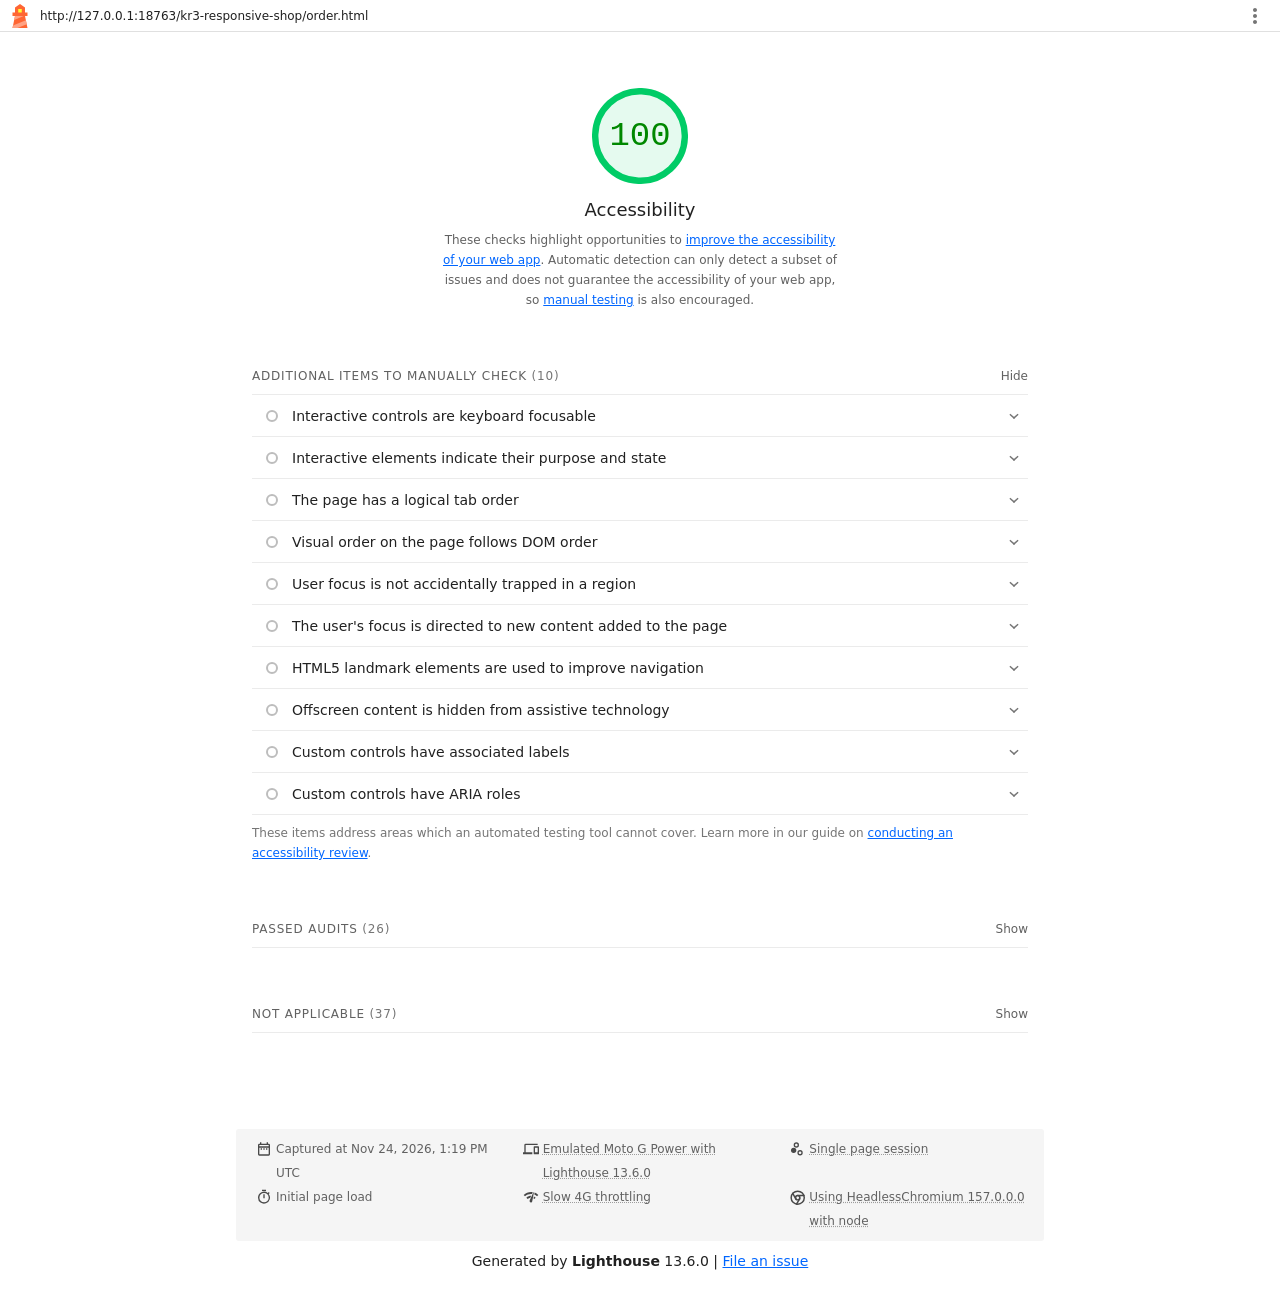
<file: lighthouse/order.html>
<!--
@license
Copyright 2018 Google LLC
SPDX-License-Identifier: Apache-2.0
-->
<!doctype html>
<html lang="en">
<head>
  <meta charset="utf-8">
  <meta name="viewport" content="width=device-width, initial-scale=1, minimum-scale=1">
  <link rel="icon" href='data:image/svg+xml;utf8,<svg fill="none" xmlns="http://www.w3.org/2000/svg" viewBox="0 0 48 48"><path d="m14 7 10-7 10 7v10h5v7h-5l5 24H9l5-24H9v-7h5V7Z" fill="%23F63"/><path d="M31.561 24H14l-1.689 8.105L31.561 24ZM18.983 48H9l1.022-4.907L35.723 32.27l1.663 7.98L18.983 48Z" fill="%23FFA385"/><path fill="%23FF3" d="M20.5 10h7v7h-7z"/></svg>'>
  <title>Lighthouse Report</title>
  <style>body {margin: 0}</style>
</head>
<body>
  <noscript>Lighthouse report requires JavaScript. Please enable.</noscript>

  <div id="lh-log"></div>

  <script>window.__LIGHTHOUSE_JSON__ = {"lighthouseVersion":"13.6.0","requestedUrl":"http://127.0.0.1:18763/kr3-responsive-shop/order.html","mainDocumentUrl":"http://127.0.0.1:18763/kr3-responsive-shop/order.html","finalDisplayedUrl":"http://127.0.0.1:18763/kr3-responsive-shop/order.html","finalUrl":"http://127.0.0.1:18763/kr3-responsive-shop/order.html","fetchTime":"2026-11-24T13:19:47.925Z","gatherMode":"navigation","runWarnings":[],"userAgent":"Mozilla/5.0 (Macintosh; Intel Mac OS X 10_15_7) AppleWebKit/537.36 (KHTML, like Gecko) HeadlessChrome/157.0.0.0 Safari/537.36","environment":{"networkUserAgent":"Mozilla/5.0 (Linux; Android 11; moto g power (2022)) AppleWebKit/537.36 (KHTML, like Gecko) Chrome/157.0.0.0 Mobile Safari/537.36","hostUserAgent":"Mozilla/5.0 (Macintosh; Intel Mac OS X 10_15_7) AppleWebKit/537.36 (KHTML, like Gecko) HeadlessChrome/157.0.0.0 Safari/537.36","benchmarkIndex":4453,"credits":{"axe-core":"4.14.0"}},"audits":{"accesskeys":{"id":"accesskeys","title":"`[accesskey]` values are unique","description":"Access keys let users quickly focus a part of the page. For proper navigation, each access key must be unique. [Learn more about access keys](https://dequeuniversity.com/rules/axe/4.14/accesskeys).","score":null,"scoreDisplayMode":"notApplicable"},"aria-allowed-attr":{"id":"aria-allowed-attr","title":"`[aria-*]` attributes match their roles","description":"Each ARIA `role` supports a specific subset of `aria-*` attributes. Mismatching these invalidates the `aria-*` attributes. [Learn how to match ARIA attributes to their roles](https://dequeuniversity.com/rules/axe/4.14/aria-allowed-attr).","score":1,"scoreDisplayMode":"binary","details":{"type":"table","headings":[{"key":"node","valueType":"node","subItemsHeading":{"key":"relatedNode","valueType":"node"},"label":"Failing Elements"}],"items":[]}},"aria-allowed-role":{"id":"aria-allowed-role","title":"Uses ARIA roles only on compatible elements","description":"Many HTML elements can only be assigned certain ARIA roles. Using ARIA roles where they are not allowed can interfere with the accessibility of the web page. [Learn more about ARIA roles](https://dequeuniversity.com/rules/axe/4.14/aria-allowed-role).","score":null,"scoreDisplayMode":"notApplicable"},"aria-command-name":{"id":"aria-command-name","title":"`button`, `link`, and `menuitem` elements have accessible names","description":"When an element doesn't have an accessible name, screen readers announce it with a generic name, making it unusable for users who rely on screen readers. [Learn how to make command elements more accessible](https://dequeuniversity.com/rules/axe/4.14/aria-command-name).","score":null,"scoreDisplayMode":"notApplicable"},"aria-conditional-attr":{"id":"aria-conditional-attr","title":"ARIA attributes are used as specified for the element's role","description":"Some ARIA attributes are only allowed on an element under certain conditions. [Learn more about conditional ARIA attributes](https://dequeuniversity.com/rules/axe/4.14/aria-conditional-attr).","score":1,"scoreDisplayMode":"binary","details":{"type":"table","headings":[{"key":"node","valueType":"node","subItemsHeading":{"key":"relatedNode","valueType":"node"},"label":"Failing Elements"}],"items":[]}},"aria-deprecated-role":{"id":"aria-deprecated-role","title":"Deprecated ARIA roles were not used","description":"Deprecated ARIA roles may not be processed correctly by assistive technology. [Learn more about deprecated ARIA roles](https://dequeuniversity.com/rules/axe/4.14/aria-deprecated-role).","score":1,"scoreDisplayMode":"binary","details":{"type":"table","headings":[{"key":"node","valueType":"node","subItemsHeading":{"key":"relatedNode","valueType":"node"},"label":"Failing Elements"}],"items":[]}},"aria-dialog-name":{"id":"aria-dialog-name","title":"Elements with `role=\"dialog\"` or `role=\"alertdialog\"` have accessible names.","description":"ARIA dialog elements without accessible names may prevent screen readers users from discerning the purpose of these elements. [Learn how to make ARIA dialog elements more accessible](https://dequeuniversity.com/rules/axe/4.14/aria-dialog-name).","score":null,"scoreDisplayMode":"notApplicable"},"aria-hidden-body":{"id":"aria-hidden-body","title":"`[aria-hidden=\"true\"]` is not present on the document `\u003cbody>`","description":"Assistive technologies, like screen readers, work inconsistently when `aria-hidden=\"true\"` is set on the document `\u003cbody>`. [Learn how `aria-hidden` affects the document body](https://dequeuniversity.com/rules/axe/4.14/aria-hidden-body).","score":1,"scoreDisplayMode":"binary","details":{"type":"table","headings":[{"key":"node","valueType":"node","subItemsHeading":{"key":"relatedNode","valueType":"node"},"label":"Failing Elements"}],"items":[]}},"aria-hidden-focus":{"id":"aria-hidden-focus","title":"`[aria-hidden=\"true\"]` elements do not contain focusable descendents","description":"Focusable descendents within an `[aria-hidden=\"true\"]` element prevent those interactive elements from being available to users of assistive technologies like screen readers. [Learn how `aria-hidden` affects focusable elements](https://dequeuniversity.com/rules/axe/4.14/aria-hidden-focus).","score":null,"scoreDisplayMode":"notApplicable"},"aria-input-field-name":{"id":"aria-input-field-name","title":"ARIA input fields have accessible names","description":"When an input field doesn't have an accessible name, screen readers announce it with a generic name, making it unusable for users who rely on screen readers. [Learn more about input field labels](https://dequeuniversity.com/rules/axe/4.14/aria-input-field-name).","score":null,"scoreDisplayMode":"notApplicable"},"aria-meter-name":{"id":"aria-meter-name","title":"ARIA `meter` elements have accessible names","description":"When a meter element doesn't have an accessible name, screen readers announce it with a generic name, making it unusable for users who rely on screen readers. [Learn how to name `meter` elements](https://dequeuniversity.com/rules/axe/4.14/aria-meter-name).","score":null,"scoreDisplayMode":"notApplicable"},"aria-progressbar-name":{"id":"aria-progressbar-name","title":"ARIA `progressbar` elements have accessible names","description":"When a `progressbar` element doesn't have an accessible name, screen readers announce it with a generic name, making it unusable for users who rely on screen readers. [Learn how to label `progressbar` elements](https://dequeuniversity.com/rules/axe/4.14/aria-progressbar-name).","score":null,"scoreDisplayMode":"notApplicable"},"aria-prohibited-attr":{"id":"aria-prohibited-attr","title":"Elements use only permitted ARIA attributes","description":"Using ARIA attributes in roles where they are prohibited can mean that important information is not communicated to users of assistive technologies. [Learn more about prohibited ARIA roles](https://dequeuniversity.com/rules/axe/4.14/aria-prohibited-attr).","score":1,"scoreDisplayMode":"binary","details":{"type":"table","headings":[{"key":"node","valueType":"node","subItemsHeading":{"key":"relatedNode","valueType":"node"},"label":"Failing Elements"}],"items":[]}},"aria-required-attr":{"id":"aria-required-attr","title":"`[role]`s have all required `[aria-*]` attributes","description":"Some ARIA roles have required attributes that describe the state of the element to screen readers. [Learn more about roles and required attributes](https://dequeuniversity.com/rules/axe/4.14/aria-required-attr).","score":1,"scoreDisplayMode":"binary","details":{"type":"table","headings":[{"key":"node","valueType":"node","subItemsHeading":{"key":"relatedNode","valueType":"node"},"label":"Failing Elements"}],"items":[]}},"aria-required-children":{"id":"aria-required-children","title":"Elements with an ARIA `[role]` that require children to contain a specific `[role]` have all required children.","description":"Some ARIA parent roles must contain specific child roles to perform their intended accessibility functions. [Learn more about roles and required children elements](https://dequeuniversity.com/rules/axe/4.14/aria-required-children).","score":null,"scoreDisplayMode":"notApplicable"},"aria-required-parent":{"id":"aria-required-parent","title":"`[role]`s are contained by their required parent element","description":"Some ARIA child roles must be contained by specific parent roles to properly perform their intended accessibility functions. [Learn more about ARIA roles and required parent element](https://dequeuniversity.com/rules/axe/4.14/aria-required-parent).","score":null,"scoreDisplayMode":"notApplicable"},"aria-roles":{"id":"aria-roles","title":"`[role]` values are valid","description":"ARIA roles must have valid values in order to perform their intended accessibility functions. [Learn more about valid ARIA roles](https://dequeuniversity.com/rules/axe/4.14/aria-roles).","score":1,"scoreDisplayMode":"binary","details":{"type":"table","headings":[{"key":"node","valueType":"node","subItemsHeading":{"key":"relatedNode","valueType":"node"},"label":"Failing Elements"}],"items":[]}},"aria-text":{"id":"aria-text","title":"Elements with the `role=text` attribute do not have focusable descendents.","description":"Adding `role=text` around a text node split by markup enables VoiceOver to treat it as one phrase, but the element's focusable descendents will not be announced. [Learn more about the `role=text` attribute](https://dequeuniversity.com/rules/axe/4.14/aria-text).","score":null,"scoreDisplayMode":"notApplicable"},"aria-toggle-field-name":{"id":"aria-toggle-field-name","title":"ARIA toggle fields have accessible names","description":"When a toggle field doesn't have an accessible name, screen readers announce it with a generic name, making it unusable for users who rely on screen readers. [Learn more about toggle fields](https://dequeuniversity.com/rules/axe/4.14/aria-toggle-field-name).","score":null,"scoreDisplayMode":"notApplicable"},"aria-tooltip-name":{"id":"aria-tooltip-name","title":"ARIA `tooltip` elements have accessible names","description":"When a tooltip element doesn't have an accessible name, screen readers announce it with a generic name, making it unusable for users who rely on screen readers. [Learn how to name `tooltip` elements](https://dequeuniversity.com/rules/axe/4.14/aria-tooltip-name).","score":null,"scoreDisplayMode":"notApplicable"},"aria-treeitem-name":{"id":"aria-treeitem-name","title":"ARIA `treeitem` elements have accessible names","description":"When a `treeitem` element doesn't have an accessible name, screen readers announce it with a generic name, making it unusable for users who rely on screen readers. [Learn more about labeling `treeitem` elements](https://dequeuniversity.com/rules/axe/4.14/aria-treeitem-name).","score":null,"scoreDisplayMode":"notApplicable"},"aria-valid-attr-value":{"id":"aria-valid-attr-value","title":"`[aria-*]` attributes have valid values","description":"Assistive technologies, like screen readers, can't interpret ARIA attributes with invalid values. [Learn more about valid values for ARIA attributes](https://dequeuniversity.com/rules/axe/4.14/aria-valid-attr-value).","score":1,"scoreDisplayMode":"binary","details":{"type":"table","headings":[{"key":"node","valueType":"node","subItemsHeading":{"key":"relatedNode","valueType":"node"},"label":"Failing Elements"}],"items":[]}},"aria-valid-attr":{"id":"aria-valid-attr","title":"`[aria-*]` attributes are valid and not misspelled","description":"Assistive technologies, like screen readers, can't interpret ARIA attributes with invalid names. [Learn more about valid ARIA attributes](https://dequeuniversity.com/rules/axe/4.14/aria-valid-attr).","score":1,"scoreDisplayMode":"binary","details":{"type":"table","headings":[{"key":"node","valueType":"node","subItemsHeading":{"key":"relatedNode","valueType":"node"},"label":"Failing Elements"}],"items":[]}},"button-name":{"id":"button-name","title":"Buttons have an accessible name","description":"When a button doesn't have an accessible name, screen readers announce it as \"button\", making it unusable for users who rely on screen readers. [Learn how to make buttons more accessible](https://dequeuniversity.com/rules/axe/4.14/button-name).","score":1,"scoreDisplayMode":"binary","details":{"type":"table","headings":[{"key":"node","valueType":"node","subItemsHeading":{"key":"relatedNode","valueType":"node"},"label":"Failing Elements"}],"items":[]}},"bypass":{"id":"bypass","title":"The page contains a heading, skip link, or landmark region","description":"Adding ways to bypass repetitive content lets keyboard users navigate the page more efficiently. [Learn more about bypass blocks](https://dequeuniversity.com/rules/axe/4.14/bypass).","score":null,"scoreDisplayMode":"notApplicable"},"color-contrast":{"id":"color-contrast","title":"Background and foreground colors have a sufficient contrast ratio","description":"Low-contrast text is difficult or impossible for many users to read. [Learn how to provide sufficient color contrast](https://dequeuniversity.com/rules/axe/4.14/color-contrast).","score":1,"scoreDisplayMode":"binary","details":{"type":"table","headings":[{"key":"node","valueType":"node","subItemsHeading":{"key":"relatedNode","valueType":"node"},"label":"Failing Elements"}],"items":[]}},"definition-list":{"id":"definition-list","title":"`\u003cdl>`'s contain only properly-ordered `\u003cdt>` and `\u003cdd>` groups, `\u003cscript>`, `\u003ctemplate>` or `\u003cdiv>` elements.","description":"When definition lists are not properly marked up, screen readers may produce confusing or inaccurate output. [Learn how to structure definition lists correctly](https://dequeuniversity.com/rules/axe/4.14/definition-list).","score":null,"scoreDisplayMode":"notApplicable"},"dlitem":{"id":"dlitem","title":"Definition list items are wrapped in `\u003cdl>` elements","description":"Definition list items (`\u003cdt>` and `\u003cdd>`) must be wrapped in a parent `\u003cdl>` element to ensure that screen readers can properly announce them. [Learn how to structure definition lists correctly](https://dequeuniversity.com/rules/axe/4.14/dlitem).","score":null,"scoreDisplayMode":"notApplicable"},"document-title":{"id":"document-title","title":"Document has a `\u003ctitle>` element","description":"The title gives screen reader users an overview of the page, and search engine users rely on it heavily to determine if a page is relevant to their search. [Learn more about document titles](https://dequeuniversity.com/rules/axe/4.14/document-title).","score":1,"scoreDisplayMode":"binary","details":{"type":"table","headings":[{"key":"node","valueType":"node","subItemsHeading":{"key":"relatedNode","valueType":"node"},"label":"Failing Elements"}],"items":[]}},"duplicate-id-aria":{"id":"duplicate-id-aria","title":"ARIA IDs are unique","description":"The value of an ARIA ID must be unique to prevent other instances from being overlooked by assistive technologies. [Learn how to fix duplicate ARIA IDs](https://dequeuniversity.com/rules/axe/4.14/duplicate-id-aria).","score":null,"scoreDisplayMode":"notApplicable"},"empty-heading":{"id":"empty-heading","title":"All heading elements contain content.","description":"A heading with no content or inaccessible text prevent screen reader users from accessing information on the page's structure. [Learn more about headings](https://dequeuniversity.com/rules/axe/4.14/empty-heading).","score":null,"scoreDisplayMode":"notApplicable"},"form-field-multiple-labels":{"id":"form-field-multiple-labels","title":"No form fields have multiple labels","description":"Form fields with multiple labels can be confusingly announced by assistive technologies like screen readers which use either the first, the last, or all of the labels. [Learn how to use form labels](https://dequeuniversity.com/rules/axe/4.14/form-field-multiple-labels).","score":null,"scoreDisplayMode":"notApplicable"},"frame-title":{"id":"frame-title","title":"`\u003cframe>` or `\u003ciframe>` elements have a title","description":"Screen reader users rely on frame titles to describe the contents of frames. [Learn more about frame titles](https://dequeuniversity.com/rules/axe/4.14/frame-title).","score":null,"scoreDisplayMode":"notApplicable"},"heading-order":{"id":"heading-order","title":"Heading elements appear in a sequentially-descending order","description":"Properly ordered headings that do not skip levels convey the semantic structure of the page, making it easier to navigate and understand when using assistive technologies. [Learn more about heading order](https://dequeuniversity.com/rules/axe/4.14/heading-order).","score":1,"scoreDisplayMode":"binary","details":{"type":"table","headings":[{"key":"node","valueType":"node","subItemsHeading":{"key":"relatedNode","valueType":"node"},"label":"Failing Elements"}],"items":[]}},"html-has-lang":{"id":"html-has-lang","title":"`\u003chtml>` element has a `[lang]` attribute","description":"If a page doesn't specify a `lang` attribute, a screen reader assumes that the page is in the default language that the user chose when setting up the screen reader. If the page isn't actually in the default language, then the screen reader might not announce the page's text correctly. [Learn more about the `lang` attribute](https://dequeuniversity.com/rules/axe/4.14/html-has-lang).","score":1,"scoreDisplayMode":"binary","details":{"type":"table","headings":[{"key":"node","valueType":"node","subItemsHeading":{"key":"relatedNode","valueType":"node"},"label":"Failing Elements"}],"items":[]}},"html-lang-valid":{"id":"html-lang-valid","title":"`\u003chtml>` element has a valid value for its `[lang]` attribute","description":"Specifying a valid [BCP 47 language](https://www.w3.org/International/questions/qa-choosing-language-tags#question) helps screen readers announce text properly. [Learn how to use the `lang` attribute](https://dequeuniversity.com/rules/axe/4.14/html-lang-valid).","score":1,"scoreDisplayMode":"binary","details":{"type":"table","headings":[{"key":"node","valueType":"node","subItemsHeading":{"key":"relatedNode","valueType":"node"},"label":"Failing Elements"}],"items":[]}},"html-xml-lang-mismatch":{"id":"html-xml-lang-mismatch","title":"`\u003chtml>` element has an `[xml:lang]` attribute with the same base language as the `[lang]` attribute.","description":"If the webpage does not specify a consistent language, then the screen reader might not announce the page's text correctly. [Learn more about the `lang` attribute](https://dequeuniversity.com/rules/axe/4.14/html-xml-lang-mismatch).","score":null,"scoreDisplayMode":"notApplicable"},"identical-links-same-purpose":{"id":"identical-links-same-purpose","title":"Identical links have the same purpose.","description":"Links with the same destination should have the same description, to help users understand the link's purpose and decide whether to follow it. [Learn more about identical links](https://dequeuniversity.com/rules/axe/4.14/identical-links-same-purpose).","score":null,"scoreDisplayMode":"notApplicable"},"image-alt":{"id":"image-alt","title":"Image elements have `[alt]` attributes","description":"Informative elements should aim for short, descriptive alternate text. Decorative elements can be ignored with an empty alt attribute. [Learn more about the `alt` attribute](https://dequeuniversity.com/rules/axe/4.14/image-alt).","score":1,"scoreDisplayMode":"binary","details":{"type":"table","headings":[{"key":"node","valueType":"node","subItemsHeading":{"key":"relatedNode","valueType":"node"},"label":"Failing Elements"}],"items":[]}},"image-redundant-alt":{"id":"image-redundant-alt","title":"Image elements do not have `[alt]` attributes that are redundant text.","description":"Informative elements should aim for short, descriptive alternative text. Alternative text that is exactly the same as the text adjacent to the link or image is potentially confusing for screen reader users, because the text will be read twice. [Learn more about the `alt` attribute](https://dequeuniversity.com/rules/axe/4.14/image-redundant-alt).","score":null,"scoreDisplayMode":"notApplicable"},"input-button-name":{"id":"input-button-name","title":"Input buttons have discernible text.","description":"Adding discernable and accessible text to input buttons may help screen reader users understand the purpose of the input button. [Learn more about input buttons](https://dequeuniversity.com/rules/axe/4.14/input-button-name).","score":null,"scoreDisplayMode":"notApplicable"},"input-image-alt":{"id":"input-image-alt","title":"`\u003cinput type=\"image\">` elements have `[alt]` text","description":"When an image is being used as an `\u003cinput>` button, providing alternative text can help screen reader users understand the purpose of the button. [Learn about input image alt text](https://dequeuniversity.com/rules/axe/4.14/input-image-alt).","score":null,"scoreDisplayMode":"notApplicable"},"label-content-name-mismatch":{"id":"label-content-name-mismatch","title":"Elements with visible text labels have matching accessible names.","description":"Visible text labels that do not match the accessible name can result in a confusing experience for screen reader users. [Learn more about accessible names](https://dequeuniversity.com/rules/axe/4.14/label-content-name-mismatch).","score":null,"scoreDisplayMode":"notApplicable"},"label":{"id":"label","title":"Form elements have associated labels","description":"Labels ensure that form controls are announced properly by assistive technologies, like screen readers. [Learn more about form element labels](https://dequeuniversity.com/rules/axe/4.14/label).","score":1,"scoreDisplayMode":"binary","details":{"type":"table","headings":[{"key":"node","valueType":"node","subItemsHeading":{"key":"relatedNode","valueType":"node"},"label":"Failing Elements"}],"items":[]}},"landmark-one-main":{"id":"landmark-one-main","title":"Document has a main landmark.","description":"One main landmark helps screen reader users navigate a web page. [Learn more about landmarks](https://dequeuniversity.com/rules/axe/4.14/landmark-one-main).","score":1,"scoreDisplayMode":"binary","details":{"type":"table","headings":[{"key":"node","valueType":"node","subItemsHeading":{"key":"relatedNode","valueType":"node"},"label":"Failing Elements"}],"items":[]}},"link-name":{"id":"link-name","title":"Links have a discernible name","description":"Link text (and alternate text for images, when used as links) that is discernible, unique, and focusable improves the navigation experience for screen reader users. [Learn how to make links accessible](https://dequeuniversity.com/rules/axe/4.14/link-name).","score":1,"scoreDisplayMode":"binary","details":{"type":"table","headings":[{"key":"node","valueType":"node","subItemsHeading":{"key":"relatedNode","valueType":"node"},"label":"Failing Elements"}],"items":[]}},"link-in-text-block":{"id":"link-in-text-block","title":"Links are distinguishable without relying on color.","description":"Low-contrast text is difficult or impossible for many users to read. Link text that is discernible improves the experience for users with low vision. [Learn how to make links distinguishable](https://dequeuniversity.com/rules/axe/4.14/link-in-text-block).","score":1,"scoreDisplayMode":"binary","details":{"type":"table","headings":[{"key":"node","valueType":"node","subItemsHeading":{"key":"relatedNode","valueType":"node"},"label":"Failing Elements"}],"items":[]}},"list":{"id":"list","title":"Lists contain only `\u003cli>` elements and script supporting elements (`\u003cscript>` and `\u003ctemplate>`).","description":"Screen readers have a specific way of announcing lists. Ensuring proper list structure aids screen reader output. [Learn more about proper list structure](https://dequeuniversity.com/rules/axe/4.14/list).","score":null,"scoreDisplayMode":"notApplicable"},"listitem":{"id":"listitem","title":"List items (`\u003cli>`) are contained within `\u003cul>`, `\u003col>` or `\u003cmenu>` parent elements","description":"Screen readers require list items (`\u003cli>`) to be contained within a parent `\u003cul>`, `\u003col>` or `\u003cmenu>` to be announced properly. [Learn more about proper list structure](https://dequeuniversity.com/rules/axe/4.14/listitem).","score":null,"scoreDisplayMode":"notApplicable"},"meta-refresh":{"id":"meta-refresh","title":"The document does not use `\u003cmeta http-equiv=\"refresh\">`","description":"Users do not expect a page to refresh automatically, and doing so will move focus back to the top of the page. This may create a frustrating or confusing experience. [Learn more about the refresh meta tag](https://dequeuniversity.com/rules/axe/4.14/meta-refresh).","score":null,"scoreDisplayMode":"notApplicable"},"meta-viewport":{"id":"meta-viewport","title":"`[user-scalable=\"no\"]` is not used in the `\u003cmeta name=\"viewport\">` element and the `[maximum-scale]` attribute is not less than 5.","description":"Disabling zooming is problematic for users with low vision who rely on screen magnification to properly see the contents of a web page. [Learn more about the viewport meta tag](https://dequeuniversity.com/rules/axe/4.14/meta-viewport).","score":1,"scoreDisplayMode":"binary","details":{"type":"table","headings":[{"key":"node","valueType":"node","subItemsHeading":{"key":"relatedNode","valueType":"node"},"label":"Failing Elements"}],"items":[]}},"object-alt":{"id":"object-alt","title":"`\u003cobject>` elements have alternate text","description":"Screen readers cannot translate non-text content. Adding alternate text to `\u003cobject>` elements helps screen readers convey meaning to users. [Learn more about alt text for `object` elements](https://dequeuniversity.com/rules/axe/4.14/object-alt).","score":null,"scoreDisplayMode":"notApplicable"},"select-name":{"id":"select-name","title":"Select elements have associated label elements.","description":"Form elements without effective labels can create frustrating experiences for screen reader users. [Learn more about the `select` element](https://dequeuniversity.com/rules/axe/4.14/select-name).","score":1,"scoreDisplayMode":"binary","details":{"type":"table","headings":[{"key":"node","valueType":"node","subItemsHeading":{"key":"relatedNode","valueType":"node"},"label":"Failing Elements"}],"items":[]}},"skip-link":{"id":"skip-link","title":"Skip links are focusable.","description":"Including a skip link can help users skip to the main content to save time. [Learn more about skip links](https://dequeuniversity.com/rules/axe/4.14/skip-link).","score":1,"scoreDisplayMode":"binary","details":{"type":"table","headings":[{"key":"node","valueType":"node","subItemsHeading":{"key":"relatedNode","valueType":"node"},"label":"Failing Elements"}],"items":[]}},"tabindex":{"id":"tabindex","title":"No element has a `[tabindex]` value greater than 0","description":"A value greater than 0 implies an explicit navigation ordering. Although technically valid, this often creates frustrating experiences for users who rely on assistive technologies. [Learn more about the `tabindex` attribute](https://dequeuniversity.com/rules/axe/4.14/tabindex).","score":1,"scoreDisplayMode":"binary","details":{"type":"table","headings":[{"key":"node","valueType":"node","subItemsHeading":{"key":"relatedNode","valueType":"node"},"label":"Failing Elements"}],"items":[]}},"table-duplicate-name":{"id":"table-duplicate-name","title":"Tables have different content in the summary attribute and `\u003ccaption>`.","description":"The summary attribute should describe the table structure, while `\u003ccaption>` should have the onscreen title. Accurate table mark-up helps users of screen readers. [Learn more about summary and caption](https://dequeuniversity.com/rules/axe/4.14/table-duplicate-name).","score":null,"scoreDisplayMode":"notApplicable"},"table-fake-caption":{"id":"table-fake-caption","title":"Tables use `\u003ccaption>` instead of cells with the `[colspan]` attribute to indicate a caption.","description":"Screen readers have features to make navigating tables easier. Ensuring that tables use the actual caption element instead of cells with the `[colspan]` attribute may improve the experience for screen reader users. [Learn more about captions](https://dequeuniversity.com/rules/axe/4.14/table-fake-caption).","score":null,"scoreDisplayMode":"notApplicable"},"target-size":{"id":"target-size","title":"Touch targets have sufficient size and spacing.","description":"Touch targets with sufficient size and spacing help users who may have difficulty targeting small controls to activate the targets. [Learn more about touch targets](https://dequeuniversity.com/rules/axe/4.14/target-size).","score":1,"scoreDisplayMode":"binary","details":{"type":"table","headings":[{"key":"node","valueType":"node","subItemsHeading":{"key":"relatedNode","valueType":"node"},"label":"Failing Elements"}],"items":[]}},"td-has-header":{"id":"td-has-header","title":"`\u003ctd>` elements in a large `\u003ctable>` have one or more table headers.","description":"Screen readers have features to make navigating tables easier. Ensuring that `\u003ctd>` elements in a large table (3 or more cells in width and height) have an associated table header may improve the experience for screen reader users. [Learn more about table headers](https://dequeuniversity.com/rules/axe/4.14/td-has-header).","score":null,"scoreDisplayMode":"notApplicable"},"td-headers-attr":{"id":"td-headers-attr","title":"Cells in a `\u003ctable>` element that use the `[headers]` attribute refer to table cells within the same table.","description":"Screen readers have features to make navigating tables easier. Ensuring `\u003ctd>` cells using the `[headers]` attribute only refer to other cells in the same table may improve the experience for screen reader users. [Learn more about the `headers` attribute](https://dequeuniversity.com/rules/axe/4.14/td-headers-attr).","score":null,"scoreDisplayMode":"notApplicable"},"th-has-data-cells":{"id":"th-has-data-cells","title":"`\u003cth>` elements and elements with `[role=\"columnheader\"/\"rowheader\"]` have data cells they describe.","description":"Screen readers have features to make navigating tables easier. Ensuring table headers always refer to some set of cells may improve the experience for screen reader users. [Learn more about table headers](https://dequeuniversity.com/rules/axe/4.14/th-has-data-cells).","score":null,"scoreDisplayMode":"notApplicable"},"valid-lang":{"id":"valid-lang","title":"`[lang]` attributes have a valid value","description":"Specifying a valid [BCP 47 language](https://www.w3.org/International/questions/qa-choosing-language-tags#question) on elements helps ensure that text is pronounced correctly by a screen reader. [Learn how to use the `lang` attribute](https://dequeuniversity.com/rules/axe/4.14/valid-lang).","score":null,"scoreDisplayMode":"notApplicable"},"video-caption":{"id":"video-caption","title":"`\u003cvideo>` elements contain a `\u003ctrack>` element with `[kind=\"captions\"]`","description":"When a video provides a caption it is easier for deaf and hearing impaired users to access its information. [Learn more about video captions](https://dequeuniversity.com/rules/axe/4.14/video-caption).","score":null,"scoreDisplayMode":"notApplicable"},"custom-controls-labels":{"id":"custom-controls-labels","title":"Custom controls have associated labels","description":"Custom interactive controls have associated labels, provided by aria-label or aria-labelledby. [Learn more about custom controls and labels](https://developer.chrome.com/docs/lighthouse/accessibility/custom-controls-labels/).","score":null,"scoreDisplayMode":"manual"},"custom-controls-roles":{"id":"custom-controls-roles","title":"Custom controls have ARIA roles","description":"Custom interactive controls have appropriate ARIA roles. [Learn how to add roles to custom controls](https://developer.chrome.com/docs/lighthouse/accessibility/custom-control-roles/).","score":null,"scoreDisplayMode":"manual"},"focus-traps":{"id":"focus-traps","title":"User focus is not accidentally trapped in a region","description":"A user can tab into and out of any control or region without accidentally trapping their focus. [Learn how to avoid focus traps](https://developer.chrome.com/docs/lighthouse/accessibility/focus-traps/).","score":null,"scoreDisplayMode":"manual"},"focusable-controls":{"id":"focusable-controls","title":"Interactive controls are keyboard focusable","description":"Custom interactive controls are keyboard focusable and display a focus indicator. [Learn how to make custom controls focusable](https://developer.chrome.com/docs/lighthouse/accessibility/focusable-controls/).","score":null,"scoreDisplayMode":"manual"},"interactive-element-affordance":{"id":"interactive-element-affordance","title":"Interactive elements indicate their purpose and state","description":"Interactive elements, such as links and buttons, should indicate their state and be distinguishable from non-interactive elements. [Learn how to decorate interactive elements with affordance hints](https://developer.chrome.com/docs/lighthouse/accessibility/interactive-element-affordance/).","score":null,"scoreDisplayMode":"manual"},"logical-tab-order":{"id":"logical-tab-order","title":"The page has a logical tab order","description":"Tabbing through the page follows the visual layout. Users cannot focus elements that are offscreen. [Learn more about logical tab ordering](https://developer.chrome.com/docs/lighthouse/accessibility/logical-tab-order/).","score":null,"scoreDisplayMode":"manual"},"managed-focus":{"id":"managed-focus","title":"The user's focus is directed to new content added to the page","description":"If new content, such as a dialog, is added to the page, the user's focus is directed to it. [Learn how to direct focus to new content](https://developer.chrome.com/docs/lighthouse/accessibility/managed-focus/).","score":null,"scoreDisplayMode":"manual"},"offscreen-content-hidden":{"id":"offscreen-content-hidden","title":"Offscreen content is hidden from assistive technology","description":"Offscreen content is hidden with display: none or aria-hidden=true. [Learn how to properly hide offscreen content](https://developer.chrome.com/docs/lighthouse/accessibility/offscreen-content-hidden/).","score":null,"scoreDisplayMode":"manual"},"use-landmarks":{"id":"use-landmarks","title":"HTML5 landmark elements are used to improve navigation","description":"Landmark elements (`\u003cmain>`, `\u003cnav>`, etc.) are used to improve the keyboard navigation of the page for assistive technology. [Learn more about landmark elements](https://developer.chrome.com/docs/lighthouse/accessibility/use-landmarks/).","score":null,"scoreDisplayMode":"manual"},"visual-order-follows-dom":{"id":"visual-order-follows-dom","title":"Visual order on the page follows DOM order","description":"DOM order matches the visual order, improving navigation for assistive technology. [Learn more about DOM and visual ordering](https://developer.chrome.com/docs/lighthouse/accessibility/visual-order-follows-dom/).","score":null,"scoreDisplayMode":"manual"},"autocomplete-valid":{"id":"autocomplete-valid","title":"`autocomplete` attributes are used correctly","description":"The `autocomplete` attribute values must be valid and correctly applied for screen readers to function correctly. [Learn more about valid autocomplete values](https://dequeuniversity.com/rules/axe/4.14/autocomplete-valid).","score":1,"scoreDisplayMode":"binary","details":{"type":"table","headings":[{"key":"node","valueType":"node","subItemsHeading":{"key":"relatedNode","valueType":"node"},"label":"Failing Elements"}],"items":[]}},"presentation-role-conflict":{"id":"presentation-role-conflict","title":"Elements with `role=\"none\"` or `role=\"presentation\"` do not have conflicts","description":"There are certain cases where the semantic role of an element with `role=\"none\"` or `role=\"presentation\"` does not resolve to none or presentation. To ensure the element remains removed from the accessibility tree, you should not add any global ARIA attributes to the element or make it focusable. [Learn more about presentation role conflict](https://dequeuniversity.com/rules/axe/4.14/presentation-role-conflict).","score":null,"scoreDisplayMode":"notApplicable"},"svg-img-alt":{"id":"svg-img-alt","title":"SVG elements with an `img` role have an accessible text alternative","description":"Ensures SVG elements with an `img`, `graphics-document` or `graphics-symbol` role have an accessible text alternative. [Learn more about SVG alt text](https://dequeuniversity.com/rules/axe/4.14/svg-img-alt).","score":null,"scoreDisplayMode":"notApplicable"}},"configSettings":{"output":"html","maxWaitForFcp":30000,"maxWaitForLoad":45000,"pauseAfterFcpMs":1000,"pauseAfterLoadMs":1000,"networkQuietThresholdMs":1000,"cpuQuietThresholdMs":1000,"formFactor":"mobile","throttling":{"rttMs":150,"throughputKbps":1638.4,"requestLatencyMs":562.5,"downloadThroughputKbps":1474.5600000000002,"uploadThroughputKbps":675,"cpuSlowdownMultiplier":4},"throttlingMethod":"simulate","screenEmulation":{"mobile":true,"width":412,"height":823,"deviceScaleFactor":1.75,"disabled":false},"emulatedUserAgent":"Mozilla/5.0 (Linux; Android 11; moto g power (2022)) AppleWebKit/537.36 (KHTML, like Gecko) Chrome/136.0.0.0 Mobile Safari/537.36","auditMode":false,"gatherMode":false,"clearStorageTypes":["file_systems","shader_cache","service_workers","cache_storage"],"disableStorageReset":false,"debugNavigation":false,"channel":"node","usePassiveGathering":false,"disableFullPageScreenshot":false,"skipAboutBlank":false,"blankPage":"about:blank","ignoreStatusCode":false,"locale":"en-US","blockedUrlPatterns":null,"additionalTraceCategories":null,"extraHeaders":null,"precomputedLanternData":null,"onlyAudits":null,"onlyCategories":["accessibility"],"skipAudits":null},"categories":{"accessibility":{"title":"Accessibility","description":"These checks highlight opportunities to [improve the accessibility of your web app](https://developer.chrome.com/docs/lighthouse/accessibility/). Automatic detection can only detect a subset of issues and does not guarantee the accessibility of your web app, so [manual testing](https://web.dev/articles/how-to-review) is also encouraged.","manualDescription":"These items address areas which an automated testing tool cannot cover. Learn more in our guide on [conducting an accessibility review](https://web.dev/articles/how-to-review).","supportedModes":["navigation","snapshot"],"auditRefs":[{"id":"accesskeys","weight":0,"group":"a11y-navigation"},{"id":"aria-allowed-attr","weight":10,"group":"a11y-aria"},{"id":"aria-command-name","weight":0,"group":"a11y-aria"},{"id":"aria-conditional-attr","weight":7,"group":"a11y-aria"},{"id":"aria-deprecated-role","weight":1,"group":"a11y-aria"},{"id":"aria-dialog-name","weight":0,"group":"a11y-aria"},{"id":"aria-hidden-body","weight":10,"group":"a11y-aria"},{"id":"aria-hidden-focus","weight":0,"group":"a11y-aria"},{"id":"aria-input-field-name","weight":0,"group":"a11y-aria"},{"id":"aria-meter-name","weight":0,"group":"a11y-aria"},{"id":"aria-progressbar-name","weight":0,"group":"a11y-aria"},{"id":"aria-prohibited-attr","weight":7,"group":"a11y-aria"},{"id":"aria-required-attr","weight":10,"group":"a11y-aria"},{"id":"aria-required-children","weight":0,"group":"a11y-aria"},{"id":"aria-required-parent","weight":0,"group":"a11y-aria"},{"id":"aria-roles","weight":10,"group":"a11y-aria"},{"id":"aria-text","weight":0,"group":"a11y-aria"},{"id":"aria-toggle-field-name","weight":0,"group":"a11y-aria"},{"id":"aria-tooltip-name","weight":0,"group":"a11y-aria"},{"id":"aria-treeitem-name","weight":0,"group":"a11y-aria"},{"id":"aria-valid-attr-value","weight":10,"group":"a11y-aria"},{"id":"aria-valid-attr","weight":10,"group":"a11y-aria"},{"id":"button-name","weight":10,"group":"a11y-names-labels"},{"id":"bypass","weight":0,"group":"a11y-navigation"},{"id":"color-contrast","weight":7,"group":"a11y-color-contrast"},{"id":"definition-list","weight":0,"group":"a11y-tables-lists"},{"id":"dlitem","weight":0,"group":"a11y-tables-lists"},{"id":"document-title","weight":7,"group":"a11y-names-labels"},{"id":"duplicate-id-aria","weight":0,"group":"a11y-aria"},{"id":"form-field-multiple-labels","weight":0,"group":"a11y-names-labels"},{"id":"frame-title","weight":0,"group":"a11y-names-labels"},{"id":"heading-order","weight":3,"group":"a11y-navigation"},{"id":"html-has-lang","weight":7,"group":"a11y-language"},{"id":"html-lang-valid","weight":7,"group":"a11y-language"},{"id":"html-xml-lang-mismatch","weight":0,"group":"a11y-language"},{"id":"image-alt","weight":10,"group":"a11y-names-labels"},{"id":"input-button-name","weight":0,"group":"a11y-names-labels"},{"id":"input-image-alt","weight":0,"group":"a11y-names-labels"},{"id":"label","weight":10,"group":"a11y-names-labels"},{"id":"link-in-text-block","weight":7,"group":"a11y-color-contrast"},{"id":"link-name","weight":7,"group":"a11y-names-labels"},{"id":"list","weight":0,"group":"a11y-tables-lists"},{"id":"listitem","weight":0,"group":"a11y-tables-lists"},{"id":"meta-refresh","weight":0,"group":"a11y-best-practices"},{"id":"meta-viewport","weight":10,"group":"a11y-best-practices"},{"id":"object-alt","weight":0,"group":"a11y-names-labels"},{"id":"select-name","weight":10,"group":"a11y-names-labels"},{"id":"skip-link","weight":3,"group":"a11y-names-labels"},{"id":"tabindex","weight":7,"group":"a11y-navigation"},{"id":"target-size","weight":7,"group":"a11y-best-practices"},{"id":"td-headers-attr","weight":0,"group":"a11y-tables-lists"},{"id":"th-has-data-cells","weight":0,"group":"a11y-tables-lists"},{"id":"valid-lang","weight":0,"group":"a11y-language"},{"id":"video-caption","weight":0,"group":"a11y-audio-video"},{"id":"landmark-one-main","weight":3,"group":"a11y-best-practices"},{"id":"autocomplete-valid","weight":1,"group":"a11y-best-practices"},{"id":"presentation-role-conflict","weight":0,"group":"a11y-best-practices"},{"id":"svg-img-alt","weight":0,"group":"a11y-best-practices"},{"id":"focusable-controls","weight":0},{"id":"interactive-element-affordance","weight":0},{"id":"logical-tab-order","weight":0},{"id":"visual-order-follows-dom","weight":0},{"id":"focus-traps","weight":0},{"id":"managed-focus","weight":0},{"id":"use-landmarks","weight":0},{"id":"offscreen-content-hidden","weight":0},{"id":"custom-controls-labels","weight":0},{"id":"custom-controls-roles","weight":0},{"id":"table-duplicate-name","weight":0,"group":"a11y-best-practices"},{"id":"empty-heading","weight":0,"group":"a11y-best-practices"},{"id":"aria-allowed-role","weight":0,"group":"a11y-best-practices"},{"id":"image-redundant-alt","weight":0,"group":"a11y-names-labels"},{"id":"identical-links-same-purpose","weight":0,"group":"a11y-best-practices"},{"id":"label-content-name-mismatch","weight":0,"group":"hidden"},{"id":"table-fake-caption","weight":0,"group":"hidden"},{"id":"td-has-header","weight":0,"group":"hidden"}],"id":"accessibility","score":1}},"categoryGroups":{"metrics":{"title":"Metrics"},"insights":{"title":"Insights","description":"These insights are also available in the Chrome DevTools Performance Panel - [record a trace](https://developer.chrome.com/docs/devtools/performance/reference) to view more detailed information."},"diagnostics":{"title":"Diagnostics","description":"More information about the performance of your application. These numbers don't [directly affect](https://developer.chrome.com/docs/lighthouse/performance/performance-scoring/) the Performance score."},"a11y-best-practices":{"title":"Best practices","description":"These items highlight common accessibility best practices."},"a11y-color-contrast":{"title":"Contrast","description":"These are opportunities to improve the legibility of your content."},"a11y-names-labels":{"title":"Names and labels","description":"These are opportunities to improve the semantics of the controls in your application. This may enhance the experience for users of assistive technology, like a screen reader."},"a11y-navigation":{"title":"Navigation","description":"These are opportunities to improve keyboard navigation in your application."},"a11y-aria":{"title":"ARIA","description":"These are opportunities to improve the usage of ARIA in your application which may enhance the experience for users of assistive technology, like a screen reader."},"a11y-language":{"title":"Internationalization and localization","description":"These are opportunities to improve the interpretation of your content by users in different locales."},"a11y-audio-video":{"title":"Audio and video","description":"These are opportunities to provide alternative content for audio and video. This may improve the experience for users with hearing or vision impairments."},"a11y-tables-lists":{"title":"Tables and lists","description":"These are opportunities to improve the experience of reading tabular or list data using assistive technology, like a screen reader."},"seo-mobile":{"title":"Mobile Friendly","description":"Make sure your pages are mobile friendly so users don’t have to pinch or zoom in order to read the content pages. [Learn how to make pages mobile-friendly](https://developers.google.com/search/mobile-sites/)."},"seo-content":{"title":"Content Best Practices","description":"Format your HTML in a way that enables crawlers to better understand your app’s content."},"seo-crawl":{"title":"Crawling and Indexing","description":"To appear in search results, crawlers need access to your app."},"best-practices-trust-safety":{"title":"Trust and Safety"},"best-practices-ux":{"title":"User Experience"},"best-practices-browser-compat":{"title":"Browser Compatibility"},"best-practices-general":{"title":"General"},"webmcp":{"title":"WebMCP","description":"Audits validating WebMCP integration."},"agent-accessibility":{"title":"Agent Accessibility","description":"These audits highlight best practices for improving the accessibility of the website for AI agents."},"agent-discoverability":{"title":"Agent Discoverability","description":"These audits validate that websites expose discoverable resources, documentation, and catalogs for AI agents."},"hidden":{"title":""}},"stackPacks":[],"entities":[{"name":"127.0.0.1","origins":["http://127.0.0.1:18763"],"isFirstParty":true,"isUnrecognized":true}],"fullPageScreenshot":{"screenshot":{"data":"[data-uri]","width":412,"height":1112},"nodes":{}},"timing":{"entries":[{"startTime":13259.33,"name":"lh:config","duration":65.25,"entryType":"measure"},{"startTime":13259.55,"name":"lh:config:resolveArtifactsToDefns","duration":0.52,"entryType":"measure"},{"startTime":13324.6,"name":"lh:runner:gather","duration":4612.82,"entryType":"measure"},{"startTime":13353.79,"name":"lh:driver:connect","duration":1.23,"entryType":"measure"},{"startTime":13355.03,"name":"lh:driver:navigate","duration":2.84,"entryType":"measure"},{"startTime":13357.91,"name":"lh:gather:getBenchmarkIndex","duration":1001.53,"entryType":"measure"},{"startTime":14359.45,"name":"lh:gather:getVersion","duration":0.28,"entryType":"measure"},{"startTime":14359.73,"name":"lh:gather:getDevicePixelRatio","duration":1.52,"entryType":"measure"},{"startTime":14361.3,"name":"lh:prepare:navigationMode","duration":11.44,"entryType":"measure"},{"startTime":14361.56,"name":"lh:gather:getVersion","duration":0.13,"entryType":"measure"},{"startTime":14367.47,"name":"lh:storage:clearDataForOrigin","duration":0.43,"entryType":"measure"},{"startTime":14367.91,"name":"lh:storage:clearBrowserCaches","duration":4.29,"entryType":"measure"},{"startTime":14372.4,"name":"lh:gather:prepareThrottlingAndNetwork","duration":0.34,"entryType":"measure"},{"startTime":14377.92,"name":"lh:driver:navigate","duration":2363.37,"entryType":"measure"},{"startTime":16742.9,"name":"lh:computed:NetworkRecords","duration":0.3,"entryType":"measure"},{"startTime":16743.26,"name":"lh:gather:getArtifact:DevtoolsLog","duration":0.01,"entryType":"measure"},{"startTime":16743.28,"name":"lh:gather:getArtifact:Accessibility","duration":117.22,"entryType":"measure"},{"startTime":16860.56,"name":"lh:gather:getArtifact:NetworkUserAgent","duration":0.05,"entryType":"measure"},{"startTime":16860.62,"name":"lh:gather:getArtifact:Stacks","duration":5.7,"entryType":"measure"},{"startTime":16860.63,"name":"lh:gather:collectStacks","duration":5.68,"entryType":"measure"},{"startTime":16866.33,"name":"lh:gather:getArtifact:FullPageScreenshot","duration":1064.87,"entryType":"measure"},{"startTime":17929.78,"name":"lh:gather:getVersion","duration":0.29,"entryType":"measure"},{"startTime":17937.46,"name":"lh:runner:audit","duration":39.36,"entryType":"measure"},{"startTime":17937.46,"name":"lh:runner:auditing","duration":39.32,"entryType":"measure"},{"startTime":17937.68,"name":"lh:audit:accesskeys","duration":0.6,"entryType":"measure"},{"startTime":17938.38,"name":"lh:audit:aria-allowed-attr","duration":0.79,"entryType":"measure"},{"startTime":17939.22,"name":"lh:audit:aria-allowed-role","duration":0.58,"entryType":"measure"},{"startTime":17939.86,"name":"lh:audit:aria-command-name","duration":0.17,"entryType":"measure"},{"startTime":17940.08,"name":"lh:audit:aria-conditional-attr","duration":0.59,"entryType":"measure"},{"startTime":17940.71,"name":"lh:audit:aria-deprecated-role","duration":0.55,"entryType":"measure"},{"startTime":17941.31,"name":"lh:audit:aria-dialog-name","duration":0.19,"entryType":"measure"},{"startTime":17941.55,"name":"lh:audit:aria-hidden-body","duration":0.6,"entryType":"measure"},{"startTime":17942.21,"name":"lh:audit:aria-hidden-focus","duration":0.2,"entryType":"measure"},{"startTime":17942.46,"name":"lh:audit:aria-input-field-name","duration":0.24,"entryType":"measure"},{"startTime":17942.75,"name":"lh:audit:aria-meter-name","duration":0.23,"entryType":"measure"},{"startTime":17943.03,"name":"lh:audit:aria-progressbar-name","duration":0.23,"entryType":"measure"},{"startTime":17943.3,"name":"lh:audit:aria-prohibited-attr","duration":0.57,"entryType":"measure"},{"startTime":17943.92,"name":"lh:audit:aria-required-attr","duration":0.57,"entryType":"measure"},{"startTime":17944.54,"name":"lh:audit:aria-required-children","duration":0.26,"entryType":"measure"},{"startTime":17944.84,"name":"lh:audit:aria-required-parent","duration":0.25,"entryType":"measure"},{"startTime":17945.14,"name":"lh:audit:aria-roles","duration":0.54,"entryType":"measure"},{"startTime":17945.72,"name":"lh:audit:aria-text","duration":0.27,"entryType":"measure"},{"startTime":17946.04,"name":"lh:audit:aria-toggle-field-name","duration":0.28,"entryType":"measure"},{"startTime":17946.37,"name":"lh:audit:aria-tooltip-name","duration":0.3,"entryType":"measure"},{"startTime":17946.71,"name":"lh:audit:aria-treeitem-name","duration":0.34,"entryType":"measure"},{"startTime":17947.1,"name":"lh:audit:aria-valid-attr-value","duration":0.83,"entryType":"measure"},{"startTime":17947.98,"name":"lh:audit:aria-valid-attr","duration":0.62,"entryType":"measure"},{"startTime":17948.65,"name":"lh:audit:button-name","duration":0.65,"entryType":"measure"},{"startTime":17949.36,"name":"lh:audit:bypass","duration":0.57,"entryType":"measure"},{"startTime":17949.97,"name":"lh:audit:color-contrast","duration":0.58,"entryType":"measure"},{"startTime":17950.61,"name":"lh:audit:definition-list","duration":0.35,"entryType":"measure"},{"startTime":17951.05,"name":"lh:audit:dlitem","duration":0.38,"entryType":"measure"},{"startTime":17951.5,"name":"lh:audit:document-title","duration":0.66,"entryType":"measure"},{"startTime":17952.21,"name":"lh:audit:duplicate-id-aria","duration":0.54,"entryType":"measure"},{"startTime":17952.8,"name":"lh:audit:empty-heading","duration":0.6,"entryType":"measure"},{"startTime":17953.91,"name":"lh:audit:form-field-multiple-labels","duration":0.58,"entryType":"measure"},{"startTime":17954.54,"name":"lh:audit:frame-title","duration":0.35,"entryType":"measure"},{"startTime":17954.93,"name":"lh:audit:heading-order","duration":0.61,"entryType":"measure"},{"startTime":17955.59,"name":"lh:audit:html-has-lang","duration":0.73,"entryType":"measure"},{"startTime":17956.37,"name":"lh:audit:html-lang-valid","duration":0.7,"entryType":"measure"},{"startTime":17957.13,"name":"lh:audit:html-xml-lang-mismatch","duration":0.45,"entryType":"measure"},{"startTime":17957.64,"name":"lh:audit:identical-links-same-purpose","duration":0.68,"entryType":"measure"},{"startTime":17958.37,"name":"lh:audit:image-alt","duration":0.67,"entryType":"measure"},{"startTime":17959.1,"name":"lh:audit:image-redundant-alt","duration":0.7,"entryType":"measure"},{"startTime":17959.84,"name":"lh:audit:input-button-name","duration":0.4,"entryType":"measure"},{"startTime":17960.3,"name":"lh:audit:input-image-alt","duration":0.42,"entryType":"measure"},{"startTime":17960.77,"name":"lh:audit:label-content-name-mismatch","duration":0.44,"entryType":"measure"},{"startTime":17961.26,"name":"lh:audit:label","duration":0.64,"entryType":"measure"},{"startTime":17961.95,"name":"lh:audit:landmark-one-main","duration":0.65,"entryType":"measure"},{"startTime":17962.66,"name":"lh:audit:link-name","duration":0.65,"entryType":"measure"},{"startTime":17963.36,"name":"lh:audit:link-in-text-block","duration":0.72,"entryType":"measure"},{"startTime":17964.15,"name":"lh:audit:list","duration":0.52,"entryType":"measure"},{"startTime":17964.72,"name":"lh:audit:listitem","duration":0.49,"entryType":"measure"},{"startTime":17965.27,"name":"lh:audit:meta-refresh","duration":0.51,"entryType":"measure"},{"startTime":17965.83,"name":"lh:audit:meta-viewport","duration":0.71,"entryType":"measure"},{"startTime":17966.6,"name":"lh:audit:object-alt","duration":0.49,"entryType":"measure"},{"startTime":17967.14,"name":"lh:audit:select-name","duration":0.67,"entryType":"measure"},{"startTime":17967.86,"name":"lh:audit:skip-link","duration":0.59,"entryType":"measure"},{"startTime":17968.5,"name":"lh:audit:tabindex","duration":0.63,"entryType":"measure"},{"startTime":17969.18,"name":"lh:audit:table-duplicate-name","duration":0.54,"entryType":"measure"},{"startTime":17969.77,"name":"lh:audit:table-fake-caption","duration":0.57,"entryType":"measure"},{"startTime":17970.39,"name":"lh:audit:target-size","duration":0.62,"entryType":"measure"},{"startTime":17971.06,"name":"lh:audit:td-has-header","duration":0.57,"entryType":"measure"},{"startTime":17971.68,"name":"lh:audit:td-headers-attr","duration":0.6,"entryType":"measure"},{"startTime":17972.33,"name":"lh:audit:th-has-data-cells","duration":0.61,"entryType":"measure"},{"startTime":17973,"name":"lh:audit:valid-lang","duration":1.28,"entryType":"measure"},{"startTime":17974.33,"name":"lh:audit:video-caption","duration":0.6,"entryType":"measure"},{"startTime":17974.93,"name":"lh:audit:custom-controls-labels","duration":0.01,"entryType":"measure"},{"startTime":17974.94,"name":"lh:audit:custom-controls-roles","duration":0,"entryType":"measure"},{"startTime":17974.95,"name":"lh:audit:focus-traps","duration":0,"entryType":"measure"},{"startTime":17974.95,"name":"lh:audit:focusable-controls","duration":0,"entryType":"measure"},{"startTime":17974.95,"name":"lh:audit:interactive-element-affordance","duration":0,"entryType":"measure"},{"startTime":17974.96,"name":"lh:audit:logical-tab-order","duration":0,"entryType":"measure"},{"startTime":17974.96,"name":"lh:audit:managed-focus","duration":0,"entryType":"measure"},{"startTime":17974.96,"name":"lh:audit:offscreen-content-hidden","duration":0,"entryType":"measure"},{"startTime":17974.97,"name":"lh:audit:use-landmarks","duration":0,"entryType":"measure"},{"startTime":17974.97,"name":"lh:audit:visual-order-follows-dom","duration":0,"entryType":"measure"},{"startTime":17975.02,"name":"lh:audit:autocomplete-valid","duration":0.61,"entryType":"measure"},{"startTime":17975.69,"name":"lh:audit:presentation-role-conflict","duration":0.54,"entryType":"measure"},{"startTime":17976.28,"name":"lh:audit:svg-img-alt","duration":0.5,"entryType":"measure"},{"startTime":17976.79,"name":"lh:runner:generate","duration":0.03,"entryType":"measure"},{"startTime":17976.86,"name":"lh:computed:EntityClassification","duration":0.09,"entryType":"measure"}],"total":4652.179999999999},"i18n":{"rendererFormattedStrings":{"calculatorLink":"See calculator.","collapseView":"Collapse view","crcInitialNavigation":"Initial Navigation","crcLongestDurationLabel":"Maximum critical path latency:","dropdownCopyJSON":"Copy JSON","dropdownDarkTheme":"Toggle Dark Theme","dropdownPrintExpanded":"Print Expanded","dropdownPrintSummary":"Print Summary","dropdownSaveGist":"Save as Gist","dropdownSaveHTML":"Save as HTML","dropdownSaveJSON":"Save as JSON","dropdownViewUnthrottledTrace":"View Unthrottled Trace","dropdownViewer":"Open in Viewer","errorLabel":"Error!","errorMissingAuditInfo":"Report error: no audit information","expandView":"Expand view","firstPartyChipLabel":"1st party","footerIssue":"File an issue","hide":"Hide","labDataTitle":"Lab Data","lsPerformanceCategoryDescription":"[Lighthouse](https://developers.google.com/web/tools/lighthouse/) analysis of the current page on an emulated mobile network. Values are estimated and may vary.","manualAuditsGroupTitle":"Additional items to manually check","notApplicableAuditsGroupTitle":"Not applicable","openInANewTabTooltip":"Open in a new tab","opportunityResourceColumnLabel":"Opportunity","opportunitySavingsColumnLabel":"Estimated Savings","passedAuditsGroupTitle":"Passed audits","runtimeAnalysisWindow":"Initial page load","runtimeAnalysisWindowSnapshot":"Point-in-time snapshot","runtimeAnalysisWindowTimespan":"User interactions timespan","runtimeCustom":"Custom throttling","runtimeDesktopEmulation":"Emulated Desktop","runtimeMobileEmulation":"Emulated Moto G Power","runtimeNoEmulation":"No emulation","runtimeSettingsArdVersion":"ARD version","runtimeSettingsAxeVersion":"Axe version","runtimeSettingsBenchmark":"Unthrottled CPU/Memory Power","runtimeSettingsCPUThrottling":"CPU throttling","runtimeSettingsDevice":"Device","runtimeSettingsNetworkThrottling":"Network throttling","runtimeSettingsScreenEmulation":"Screen emulation","runtimeSettingsUANetwork":"User agent (network)","runtimeSingleLoad":"Single page session","runtimeSingleLoadTooltip":"This data is taken from a single page session, as opposed to field data summarizing many sessions.","runtimeSlow4g":"Slow 4G throttling","runtimeUnknown":"Unknown","show":"Show","showRelevantAudits":"Show audits relevant to:","snippetCollapseButtonLabel":"Collapse snippet","snippetExpandButtonLabel":"Expand snippet","thirdPartyResourcesLabel":"Show 3rd-party resources","throttlingProvided":"Provided by environment","toplevelWarningsMessage":"There were issues affecting this run of Lighthouse:","unattributable":"Unattributable","unscoredLabel":"Unscored","unscoredTitle":"This audit does not contribute to the overall category score.","varianceDisclaimer":"Values are estimated and may vary. The [performance score is calculated](https://developer.chrome.com/docs/lighthouse/performance/performance-scoring/) directly from these metrics.","viewTraceLabel":"View Trace","viewTreemapLabel":"View Treemap","warningAuditsGroupTitle":"Passed audits but with warnings","warningHeader":"Warnings: "},"icuMessagePaths":{"core/audits/accessibility/accesskeys.js | title":["audits.accesskeys.title"],"core/audits/accessibility/accesskeys.js | description":["audits.accesskeys.description"],"core/audits/accessibility/aria-allowed-attr.js | title":["audits[aria-allowed-attr].title"],"core/audits/accessibility/aria-allowed-attr.js | description":["audits[aria-allowed-attr].description"],"core/lib/i18n/i18n.js | columnFailingElem":["audits[aria-allowed-attr].details.headings[0].label","audits[aria-conditional-attr].details.headings[0].label","audits[aria-deprecated-role].details.headings[0].label","audits[aria-hidden-body].details.headings[0].label","audits[aria-prohibited-attr].details.headings[0].label","audits[aria-required-attr].details.headings[0].label","audits[aria-roles].details.headings[0].label","audits[aria-valid-attr-value].details.headings[0].label","audits[aria-valid-attr].details.headings[0].label","audits[button-name].details.headings[0].label","audits[color-contrast].details.headings[0].label","audits[document-title].details.headings[0].label","audits[heading-order].details.headings[0].label","audits[html-has-lang].details.headings[0].label","audits[html-lang-valid].details.headings[0].label","audits[image-alt].details.headings[0].label","audits.label.details.headings[0].label","audits[landmark-one-main].details.headings[0].label","audits[link-name].details.headings[0].label","audits[link-in-text-block].details.headings[0].label","audits[meta-viewport].details.headings[0].label","audits[select-name].details.headings[0].label","audits[skip-link].details.headings[0].label","audits.tabindex.details.headings[0].label","audits[target-size].details.headings[0].label","audits[autocomplete-valid].details.headings[0].label"],"core/audits/accessibility/aria-allowed-role.js | title":["audits[aria-allowed-role].title"],"core/audits/accessibility/aria-allowed-role.js | description":["audits[aria-allowed-role].description"],"core/audits/accessibility/aria-command-name.js | title":["audits[aria-command-name].title"],"core/audits/accessibility/aria-command-name.js | description":["audits[aria-command-name].description"],"core/audits/accessibility/aria-conditional-attr.js | title":["audits[aria-conditional-attr].title"],"core/audits/accessibility/aria-conditional-attr.js | description":["audits[aria-conditional-attr].description"],"core/audits/accessibility/aria-deprecated-role.js | title":["audits[aria-deprecated-role].title"],"core/audits/accessibility/aria-deprecated-role.js | description":["audits[aria-deprecated-role].description"],"core/audits/accessibility/aria-dialog-name.js | title":["audits[aria-dialog-name].title"],"core/audits/accessibility/aria-dialog-name.js | description":["audits[aria-dialog-name].description"],"core/audits/accessibility/aria-hidden-body.js | title":["audits[aria-hidden-body].title"],"core/audits/accessibility/aria-hidden-body.js | description":["audits[aria-hidden-body].description"],"core/audits/accessibility/aria-hidden-focus.js | title":["audits[aria-hidden-focus].title"],"core/audits/accessibility/aria-hidden-focus.js | description":["audits[aria-hidden-focus].description"],"core/audits/accessibility/aria-input-field-name.js | title":["audits[aria-input-field-name].title"],"core/audits/accessibility/aria-input-field-name.js | description":["audits[aria-input-field-name].description"],"core/audits/accessibility/aria-meter-name.js | title":["audits[aria-meter-name].title"],"core/audits/accessibility/aria-meter-name.js | description":["audits[aria-meter-name].description"],"core/audits/accessibility/aria-progressbar-name.js | title":["audits[aria-progressbar-name].title"],"core/audits/accessibility/aria-progressbar-name.js | description":["audits[aria-progressbar-name].description"],"core/audits/accessibility/aria-prohibited-attr.js | title":["audits[aria-prohibited-attr].title"],"core/audits/accessibility/aria-prohibited-attr.js | description":["audits[aria-prohibited-attr].description"],"core/audits/accessibility/aria-required-attr.js | title":["audits[aria-required-attr].title"],"core/audits/accessibility/aria-required-attr.js | description":["audits[aria-required-attr].description"],"core/audits/accessibility/aria-required-children.js | title":["audits[aria-required-children].title"],"core/audits/accessibility/aria-required-children.js | description":["audits[aria-required-children].description"],"core/audits/accessibility/aria-required-parent.js | title":["audits[aria-required-parent].title"],"core/audits/accessibility/aria-required-parent.js | description":["audits[aria-required-parent].description"],"core/audits/accessibility/aria-roles.js | title":["audits[aria-roles].title"],"core/audits/accessibility/aria-roles.js | description":["audits[aria-roles].description"],"core/audits/accessibility/aria-text.js | title":["audits[aria-text].title"],"core/audits/accessibility/aria-text.js | description":["audits[aria-text].description"],"core/audits/accessibility/aria-toggle-field-name.js | title":["audits[aria-toggle-field-name].title"],"core/audits/accessibility/aria-toggle-field-name.js | description":["audits[aria-toggle-field-name].description"],"core/audits/accessibility/aria-tooltip-name.js | title":["audits[aria-tooltip-name].title"],"core/audits/accessibility/aria-tooltip-name.js | description":["audits[aria-tooltip-name].description"],"core/audits/accessibility/aria-treeitem-name.js | title":["audits[aria-treeitem-name].title"],"core/audits/accessibility/aria-treeitem-name.js | description":["audits[aria-treeitem-name].description"],"core/audits/accessibility/aria-valid-attr-value.js | title":["audits[aria-valid-attr-value].title"],"core/audits/accessibility/aria-valid-attr-value.js | description":["audits[aria-valid-attr-value].description"],"core/audits/accessibility/aria-valid-attr.js | title":["audits[aria-valid-attr].title"],"core/audits/accessibility/aria-valid-attr.js | description":["audits[aria-valid-attr].description"],"core/audits/accessibility/button-name.js | title":["audits[button-name].title"],"core/audits/accessibility/button-name.js | description":["audits[button-name].description"],"core/audits/accessibility/bypass.js | title":["audits.bypass.title"],"core/audits/accessibility/bypass.js | description":["audits.bypass.description"],"core/audits/accessibility/color-contrast.js | title":["audits[color-contrast].title"],"core/audits/accessibility/color-contrast.js | description":["audits[color-contrast].description"],"core/audits/accessibility/definition-list.js | title":["audits[definition-list].title"],"core/audits/accessibility/definition-list.js | description":["audits[definition-list].description"],"core/audits/accessibility/dlitem.js | title":["audits.dlitem.title"],"core/audits/accessibility/dlitem.js | description":["audits.dlitem.description"],"core/audits/accessibility/document-title.js | title":["audits[document-title].title"],"core/audits/accessibility/document-title.js | description":["audits[document-title].description"],"core/audits/accessibility/duplicate-id-aria.js | title":["audits[duplicate-id-aria].title"],"core/audits/accessibility/duplicate-id-aria.js | description":["audits[duplicate-id-aria].description"],"core/audits/accessibility/empty-heading.js | title":["audits[empty-heading].title"],"core/audits/accessibility/empty-heading.js | description":["audits[empty-heading].description"],"core/audits/accessibility/form-field-multiple-labels.js | title":["audits[form-field-multiple-labels].title"],"core/audits/accessibility/form-field-multiple-labels.js | description":["audits[form-field-multiple-labels].description"],"core/audits/accessibility/frame-title.js | title":["audits[frame-title].title"],"core/audits/accessibility/frame-title.js | description":["audits[frame-title].description"],"core/audits/accessibility/heading-order.js | title":["audits[heading-order].title"],"core/audits/accessibility/heading-order.js | description":["audits[heading-order].description"],"core/audits/accessibility/html-has-lang.js | title":["audits[html-has-lang].title"],"core/audits/accessibility/html-has-lang.js | description":["audits[html-has-lang].description"],"core/audits/accessibility/html-lang-valid.js | title":["audits[html-lang-valid].title"],"core/audits/accessibility/html-lang-valid.js | description":["audits[html-lang-valid].description"],"core/audits/accessibility/html-xml-lang-mismatch.js | title":["audits[html-xml-lang-mismatch].title"],"core/audits/accessibility/html-xml-lang-mismatch.js | description":["audits[html-xml-lang-mismatch].description"],"core/audits/accessibility/identical-links-same-purpose.js | title":["audits[identical-links-same-purpose].title"],"core/audits/accessibility/identical-links-same-purpose.js | description":["audits[identical-links-same-purpose].description"],"core/audits/accessibility/image-alt.js | title":["audits[image-alt].title"],"core/audits/accessibility/image-alt.js | description":["audits[image-alt].description"],"core/audits/accessibility/image-redundant-alt.js | title":["audits[image-redundant-alt].title"],"core/audits/accessibility/image-redundant-alt.js | description":["audits[image-redundant-alt].description"],"core/audits/accessibility/input-button-name.js | title":["audits[input-button-name].title"],"core/audits/accessibility/input-button-name.js | description":["audits[input-button-name].description"],"core/audits/accessibility/input-image-alt.js | title":["audits[input-image-alt].title"],"core/audits/accessibility/input-image-alt.js | description":["audits[input-image-alt].description"],"core/audits/accessibility/label-content-name-mismatch.js | title":["audits[label-content-name-mismatch].title"],"core/audits/accessibility/label-content-name-mismatch.js | description":["audits[label-content-name-mismatch].description"],"core/audits/accessibility/label.js | title":["audits.label.title"],"core/audits/accessibility/label.js | description":["audits.label.description"],"core/audits/accessibility/landmark-one-main.js | title":["audits[landmark-one-main].title"],"core/audits/accessibility/landmark-one-main.js | description":["audits[landmark-one-main].description"],"core/audits/accessibility/link-name.js | title":["audits[link-name].title"],"core/audits/accessibility/link-name.js | description":["audits[link-name].description"],"core/audits/accessibility/link-in-text-block.js | title":["audits[link-in-text-block].title"],"core/audits/accessibility/link-in-text-block.js | description":["audits[link-in-text-block].description"],"core/audits/accessibility/list.js | title":["audits.list.title"],"core/audits/accessibility/list.js | description":["audits.list.description"],"core/audits/accessibility/listitem.js | title":["audits.listitem.title"],"core/audits/accessibility/listitem.js | description":["audits.listitem.description"],"core/audits/accessibility/meta-refresh.js | title":["audits[meta-refresh].title"],"core/audits/accessibility/meta-refresh.js | description":["audits[meta-refresh].description"],"core/audits/accessibility/meta-viewport.js | title":["audits[meta-viewport].title"],"core/audits/accessibility/meta-viewport.js | description":["audits[meta-viewport].description"],"core/audits/accessibility/object-alt.js | title":["audits[object-alt].title"],"core/audits/accessibility/object-alt.js | description":["audits[object-alt].description"],"core/audits/accessibility/select-name.js | title":["audits[select-name].title"],"core/audits/accessibility/select-name.js | description":["audits[select-name].description"],"core/audits/accessibility/skip-link.js | title":["audits[skip-link].title"],"core/audits/accessibility/skip-link.js | description":["audits[skip-link].description"],"core/audits/accessibility/tabindex.js | title":["audits.tabindex.title"],"core/audits/accessibility/tabindex.js | description":["audits.tabindex.description"],"core/audits/accessibility/table-duplicate-name.js | title":["audits[table-duplicate-name].title"],"core/audits/accessibility/table-duplicate-name.js | description":["audits[table-duplicate-name].description"],"core/audits/accessibility/table-fake-caption.js | title":["audits[table-fake-caption].title"],"core/audits/accessibility/table-fake-caption.js | description":["audits[table-fake-caption].description"],"core/audits/accessibility/target-size.js | title":["audits[target-size].title"],"core/audits/accessibility/target-size.js | description":["audits[target-size].description"],"core/audits/accessibility/td-has-header.js | title":["audits[td-has-header].title"],"core/audits/accessibility/td-has-header.js | description":["audits[td-has-header].description"],"core/audits/accessibility/td-headers-attr.js | title":["audits[td-headers-attr].title"],"core/audits/accessibility/td-headers-attr.js | description":["audits[td-headers-attr].description"],"core/audits/accessibility/th-has-data-cells.js | title":["audits[th-has-data-cells].title"],"core/audits/accessibility/th-has-data-cells.js | description":["audits[th-has-data-cells].description"],"core/audits/accessibility/valid-lang.js | title":["audits[valid-lang].title"],"core/audits/accessibility/valid-lang.js | description":["audits[valid-lang].description"],"core/audits/accessibility/video-caption.js | title":["audits[video-caption].title"],"core/audits/accessibility/video-caption.js | description":["audits[video-caption].description"],"core/audits/accessibility/autocomplete-valid.js | title":["audits[autocomplete-valid].title"],"core/audits/accessibility/autocomplete-valid.js | description":["audits[autocomplete-valid].description"],"core/audits/accessibility/presentation-role-conflict.js | title":["audits[presentation-role-conflict].title"],"core/audits/accessibility/presentation-role-conflict.js | description":["audits[presentation-role-conflict].description"],"core/audits/accessibility/svg-img-alt.js | title":["audits[svg-img-alt].title"],"core/audits/accessibility/svg-img-alt.js | description":["audits[svg-img-alt].description"],"core/config/default-config.js | a11yCategoryTitle":["categories.accessibility.title"],"core/config/default-config.js | a11yCategoryDescription":["categories.accessibility.description"],"core/config/default-config.js | a11yCategoryManualDescription":["categories.accessibility.manualDescription"],"core/config/default-config.js | metricGroupTitle":["categoryGroups.metrics.title"],"core/config/default-config.js | insightsGroupTitle":["categoryGroups.insights.title"],"core/config/default-config.js | insightsGroupDescription":["categoryGroups.insights.description"],"core/config/default-config.js | diagnosticsGroupTitle":["categoryGroups.diagnostics.title"],"core/config/default-config.js | diagnosticsGroupDescription":["categoryGroups.diagnostics.description"],"core/config/default-config.js | a11yBestPracticesGroupTitle":["categoryGroups[a11y-best-practices].title"],"core/config/default-config.js | a11yBestPracticesGroupDescription":["categoryGroups[a11y-best-practices].description"],"core/config/default-config.js | a11yColorContrastGroupTitle":["categoryGroups[a11y-color-contrast].title"],"core/config/default-config.js | a11yColorContrastGroupDescription":["categoryGroups[a11y-color-contrast].description"],"core/config/default-config.js | a11yNamesLabelsGroupTitle":["categoryGroups[a11y-names-labels].title"],"core/config/default-config.js | a11yNamesLabelsGroupDescription":["categoryGroups[a11y-names-labels].description"],"core/config/default-config.js | a11yNavigationGroupTitle":["categoryGroups[a11y-navigation].title"],"core/config/default-config.js | a11yNavigationGroupDescription":["categoryGroups[a11y-navigation].description"],"core/config/default-config.js | a11yAriaGroupTitle":["categoryGroups[a11y-aria].title"],"core/config/default-config.js | a11yAriaGroupDescription":["categoryGroups[a11y-aria].description"],"core/config/default-config.js | a11yLanguageGroupTitle":["categoryGroups[a11y-language].title"],"core/config/default-config.js | a11yLanguageGroupDescription":["categoryGroups[a11y-language].description"],"core/config/default-config.js | a11yAudioVideoGroupTitle":["categoryGroups[a11y-audio-video].title"],"core/config/default-config.js | a11yAudioVideoGroupDescription":["categoryGroups[a11y-audio-video].description"],"core/config/default-config.js | a11yTablesListsVideoGroupTitle":["categoryGroups[a11y-tables-lists].title"],"core/config/default-config.js | a11yTablesListsVideoGroupDescription":["categoryGroups[a11y-tables-lists].description"],"core/config/default-config.js | seoMobileGroupTitle":["categoryGroups[seo-mobile].title"],"core/config/default-config.js | seoMobileGroupDescription":["categoryGroups[seo-mobile].description"],"core/config/default-config.js | seoContentGroupTitle":["categoryGroups[seo-content].title"],"core/config/default-config.js | seoContentGroupDescription":["categoryGroups[seo-content].description"],"core/config/default-config.js | seoCrawlingGroupTitle":["categoryGroups[seo-crawl].title"],"core/config/default-config.js | seoCrawlingGroupDescription":["categoryGroups[seo-crawl].description"],"core/config/default-config.js | bestPracticesTrustSafetyGroupTitle":["categoryGroups[best-practices-trust-safety].title"],"core/config/default-config.js | bestPracticesUXGroupTitle":["categoryGroups[best-practices-ux].title"],"core/config/default-config.js | bestPracticesBrowserCompatGroupTitle":["categoryGroups[best-practices-browser-compat].title"],"core/config/default-config.js | bestPracticesGeneralGroupTitle":["categoryGroups[best-practices-general].title"],"core/config/default-config.js | webmcpGroupTitle":["categoryGroups.webmcp.title"],"core/config/default-config.js | webmcpGroupDescription":["categoryGroups.webmcp.description"],"core/config/default-config.js | agentAccessibilityGroupTitle":["categoryGroups[agent-accessibility].title"],"core/config/default-config.js | agentAccessibilityGroupDescription":["categoryGroups[agent-accessibility].description"],"core/config/default-config.js | agentDiscoverabilityGroupTitle":["categoryGroups[agent-discoverability].title"],"core/config/default-config.js | agentDiscoverabilityGroupDescription":["categoryGroups[agent-discoverability].description"]}}};</script>
  <script>"use strict";(()=>{var Re=.8999999999999999,Ie=.5,Ne=.49999999999999994;function He(o){let e=Math.sign(o);o=Math.abs(o);let t=.254829592,n=-.284496736,r=1.421413741,i=-1.453152027,a=1.061405429,s=1/(1+.3275911*o),c=s*(t+s*(n+s*(r+s*(i+s*a))));return e*(1-c*Math.exp(-o*o))}function fe({median:o,p10:e},t){if(o<=0)throw new Error("median must be greater than zero");if(e<=0)throw new Error("p10 must be greater than zero");if(e>=o)throw new Error("p10 must be less than the median");if(t<=0)return 1;let n=.9061938024368232,r=Math.max(Number.MIN_VALUE,t/o),i=Math.log(r),a=Math.max(Number.MIN_VALUE,e/o),l=-Math.log(a),s=i*n/l,c=(1-He(s))/2,d;return t<=e?d=Math.max(.9,Math.min(1,c)):t<=o?d=Math.max(Ie,Math.min(Re,c)):d=Math.max(0,Math.min(Ne,c)),d}var O="\u2026",Oe="\xA0",ve=.9,$e={PASS:{label:"pass",minScore:ve},AVERAGE:{label:"average",minScore:.5},FAIL:{label:"fail"},ERROR:{label:"error"}},Ve=["com","co","gov","edu","ac","org","go","gob","or","net","in","ne","nic","gouv","web","spb","blog","jus","kiev","mil","wi","qc","ca","bel","on"],E=class o{static get RATINGS(){return $e}static get PASS_THRESHOLD(){return ve}static get MS_DISPLAY_VALUE(){return`%10d${Oe}ms`}static isPluginCategory(e){return/^(@[a-z0-9-~][a-z0-9-._~]*\/)?lighthouse-plugin-[a-z0-9-._~]*$/.test(e)}static getFinalDisplayedUrl(e){if(e.finalDisplayedUrl)return e.finalDisplayedUrl;if(e.finalUrl)return e.finalUrl;throw new Error("Could not determine final displayed URL")}static getMainDocumentUrl(e){return e.mainDocumentUrl||e.finalUrl}static getFullPageScreenshot(e){return e.fullPageScreenshot?e.fullPageScreenshot:e.audits["full-page-screenshot"]?.details}static getEntityFromUrl(e,t){return t&&t.find(r=>r.origins.find(i=>e.startsWith(i)))||o.getPseudoRootDomain(e)}static splitMarkdownCodeSpans(e){let t=[],n=e.split(/`(.*?)`/g);for(let r=0;r<n.length;r++){let i=n[r];if(!i)continue;let a=r%2!==0;t.push({isCode:a,text:i})}return t}static splitMarkdownLink(e){let t=[],n=e.split(/\[([^\]]+?)\]\((https?:\/\/.*?)\)/g);for(;n.length;){let[r,i,a]=n.splice(0,3);r&&t.push({isLink:!1,text:r}),i&&a&&t.push({isLink:!0,text:i,linkHref:a})}return t}static truncate(e,t,n="\u2026"){if(e.length<=t)return e;let i=new Intl.Segmenter(void 0,{granularity:"grapheme"}).segment(e)[Symbol.iterator](),a=0;for(let l=0;l<=t-n.length;l++){let s=i.next();if(s.done)return e;a=s.value.index}for(let l=0;l<n.length;l++)if(i.next().done)return e;return e.slice(0,a)+n}static getURLDisplayName(e,t){t=t||{numPathParts:void 0,preserveQuery:void 0,preserveHost:void 0};let n=t.numPathParts!==void 0?t.numPathParts:2,r=t.preserveQuery!==void 0?t.preserveQuery:!0,i=t.preserveHost||!1,a;if(e.protocol==="about:"||e.protocol==="data:")a=e.href;else{a=e.pathname;let s=a.split("/").filter(c=>c.length);n&&s.length>n&&(a=O+s.slice(-1*n).join("/")),i&&(a=`${e.host}/${a.replace(/^\//,"")}`),r&&(a=`${a}${e.search}`)}let l=64;if(e.protocol!=="data:"&&(a=a.slice(0,200),a=a.replace(/([a-f0-9]{7})[a-f0-9]{13}[a-f0-9]*/g,`$1${O}`),a=a.replace(/([a-zA-Z0-9-_]{9})(?=.*[a-z])(?=.*[A-Z])(?=.*[0-9])[a-zA-Z0-9-_]{10,}/g,`$1${O}`),a=a.replace(/(\d{3})\d{6,}/g,`$1${O}`),a=a.replace(/\u2026+/g,O),a.length>l&&a.includes("?")&&(a=a.replace(/\?([^=]*)(=)?.*/,`?$1$2${O}`),a.length>l&&(a=a.replace(/\?.*/,`?${O}`)))),a.length>l){let s=a.lastIndexOf(".");s>=0?a=a.slice(0,l-1-(a.length-s))+`${O}${a.slice(s)}`:a=a.slice(0,l-1)+O}return a}static getChromeExtensionOrigin(e){let t=new URL(e);return t.protocol+"//"+t.host}static parseURL(e){let t=new URL(e);return{file:o.getURLDisplayName(t),hostname:t.hostname,origin:t.protocol==="chrome-extension:"?o.getChromeExtensionOrigin(e):t.origin}}static createOrReturnURL(e){return e instanceof URL?e:new URL(e)}static getPseudoTld(e){let t=e.split(".").slice(-2);return Ve.includes(t[0])?`.${t.join(".")}`:`.${t[t.length-1]}`}static getPseudoRootDomain(e){let t=o.createOrReturnURL(e).hostname,r=o.getPseudoTld(t).split(".");return t.split(".").slice(-r.length).join(".")}static filterRelevantLines(e,t,n){if(t.length===0)return e.slice(0,n*2+1);let r=3,i=new Set;return t=t.sort((a,l)=>(a.lineNumber||0)-(l.lineNumber||0)),t.forEach(({lineNumber:a})=>{let l=a-n,s=a+n;for(;l<1;)l++,s++;i.has(l-r-1)&&(l-=r);for(let c=l;c<=s;c++){let d=c;i.add(d)}}),e.filter(a=>i.has(a.lineNumber))}static computeLogNormalScore(e,t){let n=fe(e,t);return n>.9&&(n+=.05*(n-.9)),Math.floor(n*100)/100}};function Ge(o){let e=o.createFragment(),t=o.createElement("style");t.append(`
    .lh-3p-filter {
      color: var(--color-gray-600);
      float: right;
      padding: 6px var(--stackpack-padding-horizontal);
    }
    .lh-3p-filter-label, .lh-3p-filter-input {
      vertical-align: middle;
      user-select: none;
    }
    .lh-3p-filter-input:disabled + .lh-3p-ui-string {
      text-decoration: line-through;
    }
  `),e.append(t);let n=o.createElement("div","lh-3p-filter"),r=o.createElement("label","lh-3p-filter-label"),i=o.createElement("input","lh-3p-filter-input");i.setAttribute("type","checkbox"),i.setAttribute("checked","");let a=o.createElement("span","lh-3p-ui-string");a.append("Show 3rd party resources");let l=o.createElement("span","lh-3p-filter-count");return r.append(" ",i," ",a," (",l,") "),n.append(" ",r," "),e.append(n),e}function Be(o){let e=o.createFragment(),t=o.createElement("div","lh-audit"),n=o.createElement("details","lh-expandable-details"),r=o.createElement("summary"),i=o.createElement("div","lh-audit__header lh-expandable-details__summary"),a=o.createElement("span","lh-audit__score-icon"),l=o.createElement("span","lh-audit__title-and-text"),s=o.createElement("span","lh-audit__title"),c=o.createElement("span","lh-audit__display-text");l.append(" ",s," ",c," ");let d=o.createElement("div","lh-chevron-container");i.append(" ",a," ",l," ",d," "),r.append(" ",i," ");let h=o.createElement("div","lh-audit__description"),p=o.createElement("div","lh-audit__stackpacks");return n.append(" ",r," ",h," ",p," "),t.append(" ",n," "),e.append(t),e}function qe(o){let e=o.createFragment(),t=o.createElement("div","lh-category-header"),n=o.createElement("div","lh-score__gauge");n.setAttribute("role","heading"),n.setAttribute("aria-level","2");let r=o.createElement("div","lh-category-header__description");return t.append(" ",n," ",r," "),e.append(t),e}function je(o){let e=o.createFragment(),t=o.createElementNS("http://www.w3.org/2000/svg","svg","lh-chevron");t.setAttribute("viewBox","0 0 100 100");let n=o.createElementNS("http://www.w3.org/2000/svg","g","lh-chevron__lines"),r=o.createElementNS("http://www.w3.org/2000/svg","path","lh-chevron__line lh-chevron__line-left");r.setAttribute("d","M10 50h40");let i=o.createElementNS("http://www.w3.org/2000/svg","path","lh-chevron__line lh-chevron__line-right");return i.setAttribute("d","M90 50H50"),n.append(" ",r," ",i," "),t.append(" ",n," "),e.append(t),e}function We(o){let e=o.createFragment(),t=o.createElement("div","lh-audit-group"),n=o.createElement("details","lh-clump"),r=o.createElement("summary"),i=o.createElement("div","lh-audit-group__summary"),a=o.createElement("div","lh-audit-group__header"),l=o.createElement("span","lh-audit-group__title"),s=o.createElement("span","lh-audit-group__itemcount");a.append(" ",l," ",s," "," "," ");let c=o.createElement("div","lh-clump-toggle"),d=o.createElement("span","lh-clump-toggletext--show"),h=o.createElement("span","lh-clump-toggletext--hide");return c.append(" ",d," ",h," "),i.append(" ",a," ",c," "),r.append(" ",i," "),n.append(" ",r," "),t.append(" "," ",n," "),e.append(t),e}function Ke(o){let e=o.createFragment(),t=o.createElement("div","lh-crc-container"),n=o.createElement("style");n.append(`
      .lh-crc .lh-tree-marker {
        width: 12px;
        height: 26px;
        display: block;
        float: left;
        background-position: top left;
      }
      .lh-crc .lh-horiz-down {
        background: url('data:image/svg+xml;utf8,<svg width="16" height="26" viewBox="0 0 16 26" xmlns="http://www.w3.org/2000/svg"><g fill="%23D8D8D8" fill-rule="evenodd"><path d="M16 12v2H-2v-2z"/><path d="M9 12v14H7V12z"/>\u003c/g>\u003c/svg>');
      }
      .lh-crc .lh-right {
        background: url('data:image/svg+xml;utf8,<svg width="16" height="26" viewBox="0 0 16 26" xmlns="http://www.w3.org/2000/svg"><path d="M16 12v2H0v-2z" fill="%23D8D8D8" fill-rule="evenodd"/>\u003c/svg>');
      }
      .lh-crc .lh-up-right {
        background: url('data:image/svg+xml;utf8,<svg width="16" height="26" viewBox="0 0 16 26" xmlns="http://www.w3.org/2000/svg"><path d="M7 0h2v14H7zm2 12h7v2H9z" fill="%23D8D8D8" fill-rule="evenodd"/>\u003c/svg>');
      }
      .lh-crc .lh-vert-right {
        background: url('data:image/svg+xml;utf8,<svg width="16" height="26" viewBox="0 0 16 26" xmlns="http://www.w3.org/2000/svg"><path d="M7 0h2v27H7zm2 12h7v2H9z" fill="%23D8D8D8" fill-rule="evenodd"/>\u003c/svg>');
      }
      .lh-crc .lh-vert {
        background: url('data:image/svg+xml;utf8,<svg width="16" height="26" viewBox="0 0 16 26" xmlns="http://www.w3.org/2000/svg"><path d="M7 0h2v26H7z" fill="%23D8D8D8" fill-rule="evenodd"/>\u003c/svg>');
      }
      .lh-crc .lh-crc-tree {
        font-size: 14px;
        width: 100%;
        overflow-x: auto;
      }
      .lh-crc .lh-crc-node {
        height: 26px;
        line-height: 26px;
        white-space: nowrap;
      }
      .lh-crc .lh-crc-node__longest {
        color: var(--color-average-secondary);
      }
      .lh-crc .lh-crc-node__tree-value {
        margin-left: 10px;
      }
      .lh-crc .lh-crc-node__tree-value div {
        display: inline;
      }
      .lh-crc .lh-crc-node__chain-duration {
        font-weight: 700;
      }
      .lh-crc .lh-crc-initial-nav {
        color: #595959;
        font-style: italic;
      }
      .lh-crc__summary-value {
        margin-bottom: 10px;
      }
    `);let r=o.createElement("div"),i=o.createElement("div","lh-crc__summary-value"),a=o.createElement("span","lh-crc__longest_duration_label"),l=o.createElement("b","lh-crc__longest_duration");i.append(" ",a," ",l," "),r.append(" ",i," ");let s=o.createElement("div","lh-crc"),c=o.createElement("div","lh-crc-initial-nav");return s.append(" ",c," "," "),t.append(" ",n," ",r," ",s," "),e.append(t),e}function Ze(o){let e=o.createFragment(),t=o.createElement("div","lh-crc-node"),n=o.createElement("span","lh-crc-node__tree-marker"),r=o.createElement("span","lh-crc-node__tree-value");return t.append(" ",n," ",r," "),e.append(t),e}function Je(o){let e=o.createFragment(),t=o.createElement("div","lh-element-screenshot"),n=o.createElement("div","lh-element-screenshot__content"),r=o.createElement("div","lh-element-screenshot__image"),i=o.createElement("div","lh-element-screenshot__mask"),a=o.createElementNS("http://www.w3.org/2000/svg","svg");a.setAttribute("height","0"),a.setAttribute("width","0");let l=o.createElementNS("http://www.w3.org/2000/svg","defs"),s=o.createElementNS("http://www.w3.org/2000/svg","clipPath");s.setAttribute("clipPathUnits","objectBoundingBox"),l.append(" ",s," "," "),a.append(" ",l," "),i.append(" ",a," ");let c=o.createElement("div","lh-element-screenshot__element-marker");return r.append(" ",i," ",c," "),n.append(" ",r," "),t.append(" ",n," "),e.append(t),e}function Ye(o){let e=o.createFragment(),t=o.createElement("div","lh-exp-gauge-component"),n=o.createElement("div","lh-exp-gauge__wrapper");n.setAttribute("target","_blank");let r=o.createElement("div","lh-exp-gauge__svg-wrapper"),i=o.createElementNS("http://www.w3.org/2000/svg","svg","lh-exp-gauge"),a=o.createElementNS("http://www.w3.org/2000/svg","g","lh-exp-gauge__inner"),l=o.createElementNS("http://www.w3.org/2000/svg","circle","lh-exp-gauge__bg"),s=o.createElementNS("http://www.w3.org/2000/svg","circle","lh-exp-gauge__base lh-exp-gauge--faded"),c=o.createElementNS("http://www.w3.org/2000/svg","circle","lh-exp-gauge__arc"),d=o.createElementNS("http://www.w3.org/2000/svg","text","lh-exp-gauge__percentage");a.append(" ",l," ",s," ",c," ",d," ");let h=o.createElementNS("http://www.w3.org/2000/svg","g","lh-exp-gauge__outer"),p=o.createElementNS("http://www.w3.org/2000/svg","circle","lh-cover");h.append(" ",p," ");let m=o.createElementNS("http://www.w3.org/2000/svg","text","lh-exp-gauge__label");return m.setAttribute("text-anchor","middle"),m.setAttribute("x","0"),m.setAttribute("y","60"),i.append(" ",a," ",h," ",m," "),r.append(" ",i," "),n.append(" ",r," "),t.append(" ",n," "),e.append(t),e}function Qe(o){let e=o.createFragment(),t=o.createElement("style");t.append(`
    .lh-footer {
      padding: var(--footer-padding-vertical) calc(var(--default-padding) * 2);
      max-width: var(--report-content-max-width);
      margin: 0 auto;
    }
    .lh-footer .lh-generated {
      text-align: center;
    }
  `),e.append(t);let n=o.createElement("footer","lh-footer"),r=o.createElement("ul","lh-meta__items");r.append(" ");let i=o.createElement("div","lh-generated"),a=o.createElement("b");a.append("Lighthouse");let l=o.createElement("span","lh-footer__version"),s=o.createElement("a","lh-footer__version_issue");return s.setAttribute("href","https://github.com/GoogleChrome/Lighthouse/issues"),s.setAttribute("target","_blank"),s.setAttribute("rel","noopener"),s.append("File an issue"),i.append(" "," Generated by ",a," ",l," | ",s," "),n.append(" ",r," ",i," "),e.append(n),e}function Xe(o){let e=o.createFragment(),t=o.createElement("a","lh-fraction__wrapper"),n=o.createElement("div","lh-fraction__content-wrapper"),r=o.createElement("div","lh-fraction__content"),i=o.createElement("div","lh-fraction__background");r.append(" ",i," "),n.append(" ",r," ");let a=o.createElement("div","lh-fraction__label");return t.append(" ",n," ",a," "),e.append(t),e}function et(o){let e=o.createFragment(),t=o.createElement("a","lh-gauge__wrapper"),n=o.createElement("div","lh-gauge__svg-wrapper"),r=o.createElementNS("http://www.w3.org/2000/svg","svg","lh-gauge");r.setAttribute("viewBox","0 0 120 120");let i=o.createElementNS("http://www.w3.org/2000/svg","circle","lh-gauge-base");i.setAttribute("r","56"),i.setAttribute("cx","60"),i.setAttribute("cy","60"),i.setAttribute("stroke-width","8");let a=o.createElementNS("http://www.w3.org/2000/svg","circle","lh-gauge-arc");a.setAttribute("r","56"),a.setAttribute("cx","60"),a.setAttribute("cy","60"),a.setAttribute("stroke-width","8"),r.append(" ",i," ",a," "),n.append(" ",r," ");let l=o.createElement("div","lh-gauge__percentage"),s=o.createElement("div","lh-gauge__label");return t.append(" "," ",n," ",l," "," ",s," "),e.append(t),e}function tt(o){let e=o.createFragment(),t=o.createElement("style");t.append(`
    /* CSS Fireworks. Originally by Eddie Lin
       https://codepen.io/paulirish/pen/yEVMbP
    */
    .lh-pyro {
      display: none;
      z-index: 1;
      pointer-events: none;
    }
    .lh-score100 .lh-pyro {
      display: block;
    }
    .lh-score100 .lh-lighthouse stop:first-child {
      stop-color: hsla(200, 12%, 95%, 0);
    }
    .lh-score100 .lh-lighthouse stop:last-child {
      stop-color: hsla(65, 81%, 76%, 1);
    }

    .lh-pyro > .lh-pyro-before, .lh-pyro > .lh-pyro-after {
      position: absolute;
      width: 5px;
      height: 5px;
      border-radius: 2.5px;
      box-shadow: 0 0 #fff, 0 0 #fff, 0 0 #fff, 0 0 #fff, 0 0 #fff, 0 0 #fff, 0 0 #fff, 0 0 #fff, 0 0 #fff, 0 0 #fff, 0 0 #fff, 0 0 #fff, 0 0 #fff, 0 0 #fff, 0 0 #fff, 0 0 #fff, 0 0 #fff, 0 0 #fff, 0 0 #fff, 0 0 #fff, 0 0 #fff, 0 0 #fff, 0 0 #fff, 0 0 #fff, 0 0 #fff, 0 0 #fff, 0 0 #fff, 0 0 #fff, 0 0 #fff, 0 0 #fff, 0 0 #fff, 0 0 #fff, 0 0 #fff, 0 0 #fff, 0 0 #fff, 0 0 #fff, 0 0 #fff, 0 0 #fff, 0 0 #fff, 0 0 #fff, 0 0 #fff, 0 0 #fff, 0 0 #fff, 0 0 #fff, 0 0 #fff, 0 0 #fff, 0 0 #fff, 0 0 #fff, 0 0 #fff, 0 0 #fff, 0 0 #fff;
      animation: 1s bang ease-out infinite backwards,  1s gravity ease-in infinite backwards,  5s position linear infinite backwards;
      animation-delay: 1s, 1s, 1s;
    }

    .lh-pyro > .lh-pyro-after {
      animation-delay: 2.25s, 2.25s, 2.25s;
      animation-duration: 1.25s, 1.25s, 6.25s;
    }

    @keyframes bang {
      to {
        opacity: 1;
        box-shadow: -70px -115.67px #47ebbc, -28px -99.67px #eb47a4, 58px -31.67px #7eeb47, 13px -141.67px #eb47c5, -19px 6.33px #7347eb, -2px -74.67px #ebd247, 24px -151.67px #eb47e0, 57px -138.67px #b4eb47, -51px -104.67px #479eeb, 62px 8.33px #ebcf47, -93px 0.33px #d547eb, -16px -118.67px #47bfeb, 53px -84.67px #47eb83, 66px -57.67px #eb47bf, -93px -65.67px #91eb47, 30px -13.67px #86eb47, -2px -59.67px #83eb47, -44px 1.33px #eb47eb, 61px -58.67px #47eb73, 5px -22.67px #47e8eb, -66px -28.67px #ebe247, 42px -123.67px #eb5547, -75px 26.33px #7beb47, 15px -52.67px #a147eb, 36px -51.67px #eb8347, -38px -12.67px #eb5547, -46px -59.67px #47eb81, 78px -114.67px #eb47ba, 15px -156.67px #eb47bf, -36px 1.33px #eb4783, -72px -86.67px #eba147, 31px -46.67px #ebe247, -68px 29.33px #47e2eb, -55px 19.33px #ebe047, -56px 27.33px #4776eb, -13px -91.67px #eb5547, -47px -138.67px #47ebc7, -18px -96.67px #eb47ac, 11px -88.67px #4783eb, -67px -28.67px #47baeb, 53px 10.33px #ba47eb, 11px 19.33px #5247eb, -5px -11.67px #eb4791, -68px -4.67px #47eba7, 95px -37.67px #eb478b, -67px -162.67px #eb5d47, -54px -120.67px #eb6847, 49px -12.67px #ebe047, 88px 8.33px #47ebda, 97px 33.33px #eb8147, 6px -71.67px #ebbc47;
      }
    }
    @keyframes gravity {
      from {
        opacity: 1;
      }
      to {
        transform: translateY(80px);
        opacity: 0;
      }
    }
    @keyframes position {
      0%, 19.9% {
        margin-top: 4%;
        margin-left: 47%;
      }
      20%, 39.9% {
        margin-top: 7%;
        margin-left: 30%;
      }
      40%, 59.9% {
        margin-top: 6%;
        margin-left: 70%;
      }
      60%, 79.9% {
        margin-top: 3%;
        margin-left: 20%;
      }
      80%, 99.9% {
        margin-top: 3%;
        margin-left: 80%;
      }
    }
  `),e.append(t);let n=o.createElement("div","lh-header-container"),r=o.createElement("div","lh-scores-wrapper-placeholder");return n.append(" ",r," "),e.append(n),e}function nt(o){let e=o.createFragment(),t=o.createElement("div","lh-metric"),n=o.createElement("div","lh-metric__innerwrap"),r=o.createElement("div","lh-metric__icon"),i=o.createElement("span","lh-metric__title"),a=o.createElement("div","lh-metric__value"),l=o.createElement("div","lh-metric__description");return n.append(" ",r," ",i," ",a," ",l," "),t.append(" ",n," "),e.append(t),e}function rt(o){let e=o.createFragment(),t=o.createElement("div","lh-scorescale"),n=o.createElement("span","lh-scorescale-range lh-scorescale-range--fail");n.append("0\u201349");let r=o.createElement("span","lh-scorescale-range lh-scorescale-range--average");r.append("50\u201389");let i=o.createElement("span","lh-scorescale-range lh-scorescale-range--pass");return i.append("90\u2013100"),t.append(" ",n," ",r," ",i," "),e.append(t),e}function ot(o){let e=o.createFragment(),t=o.createElement("style");t.append(`
    .lh-scores-container {
      display: flex;
      flex-direction: column;
      padding: var(--default-padding) 0;
      position: relative;
      width: 100%;
    }

    .lh-sticky-header {
      --gauge-circle-size: var(--gauge-circle-size-sm);
      --plugin-badge-size: 16px;
      --plugin-icon-size: 75%;
      --gauge-wrapper-width: 60px;
      --gauge-percentage-font-size: 13px;
      position: fixed;
      left: 0;
      right: 0;
      top: var(--topbar-height);
      font-weight: 500;
      display: none;
      justify-content: center;
      background-color: var(--sticky-header-background-color);
      border-bottom: 1px solid var(--color-gray-200);
      padding-top: var(--score-container-padding);
      padding-bottom: 4px;
      z-index: 2;
      pointer-events: none;
    }

    .lh-devtools .lh-sticky-header {
      /* The report within DevTools is placed in a container with overflow, which changes the placement of this header unless we change \`position\` to \`sticky.\` */
      position: sticky;
    }

    .lh-sticky-header--visible {
      display: grid;
      grid-auto-flow: column;
      pointer-events: auto;
    }

    /* Disable the gauge arc animation for the sticky header, so toggling display: none
       does not play the animation. */
    .lh-sticky-header .lh-gauge-arc {
      animation: none;
    }

    .lh-sticky-header .lh-gauge__label,
    .lh-sticky-header .lh-fraction__label {
      display: none;
    }

    .lh-highlighter {
      width: var(--gauge-wrapper-width);
      height: 1px;
      background-color: var(--highlighter-background-color);
      /* Position at bottom of first gauge in sticky header. */
      position: absolute;
      grid-column: 1;
      bottom: -1px;
      left: 0px;
      right: 0px;
    }
  `),e.append(t);let n=o.createElement("div","lh-scores-wrapper"),r=o.createElement("div","lh-scores-container"),i=o.createElement("div","lh-pyro"),a=o.createElement("div","lh-pyro-before"),l=o.createElement("div","lh-pyro-after");return i.append(" ",a," ",l," "),r.append(" ",i," "),n.append(" ",r," "),e.append(n),e}function it(o){let e=o.createFragment(),t=o.createElement("div","lh-snippet"),n=o.createElement("style");return n.append(`
          :root {
            --snippet-highlight-light: #fbf1f2;
            --snippet-highlight-dark: #ffd6d8;
          }

         .lh-snippet__header {
          position: relative;
          overflow: hidden;
          padding: 10px;
          border-bottom: none;
          color: var(--snippet-color);
          background-color: var(--snippet-background-color);
          border: 1px solid var(--report-border-color-secondary);
        }
        .lh-snippet__title {
          font-weight: bold;
          float: left;
        }
        .lh-snippet__node {
          float: left;
          margin-left: 4px;
        }
        .lh-snippet__toggle-expand {
          padding: 1px 7px;
          margin-top: -1px;
          margin-right: -7px;
          float: right;
          background: transparent;
          border: none;
          cursor: pointer;
          font-size: 14px;
          color: #0c50c7;
        }

        .lh-snippet__snippet {
          overflow: auto;
          border: 1px solid var(--report-border-color-secondary);
        }
        /* Container needed so that all children grow to the width of the scroll container */
        .lh-snippet__snippet-inner {
          display: inline-block;
          min-width: 100%;
        }

        .lh-snippet:not(.lh-snippet--expanded) .lh-snippet__show-if-expanded {
          display: none;
        }
        .lh-snippet.lh-snippet--expanded .lh-snippet__show-if-collapsed {
          display: none;
        }

        .lh-snippet__line {
          background: white;
          white-space: pre;
          display: flex;
        }
        .lh-snippet__line:not(.lh-snippet__line--message):first-child {
          padding-top: 4px;
        }
        .lh-snippet__line:not(.lh-snippet__line--message):last-child {
          padding-bottom: 4px;
        }
        .lh-snippet__line--content-highlighted {
          background: var(--snippet-highlight-dark);
        }
        .lh-snippet__line--message {
          background: var(--snippet-highlight-light);
        }
        .lh-snippet__line--message .lh-snippet__line-number {
          padding-top: 10px;
          padding-bottom: 10px;
        }
        .lh-snippet__line--message code {
          padding: 10px;
          padding-left: 5px;
          color: var(--color-fail);
          font-family: var(--report-font-family);
        }
        .lh-snippet__line--message code {
          white-space: normal;
        }
        .lh-snippet__line-icon {
          padding-top: 10px;
          display: none;
        }
        .lh-snippet__line--message .lh-snippet__line-icon {
          display: block;
        }
        .lh-snippet__line-icon:before {
          content: "";
          display: inline-block;
          vertical-align: middle;
          margin-right: 4px;
          width: var(--score-icon-size);
          height: var(--score-icon-size);
          background-image: var(--fail-icon-url);
        }
        .lh-snippet__line-number {
          flex-shrink: 0;
          width: 40px;
          text-align: right;
          font-family: monospace;
          padding-right: 5px;
          margin-right: 5px;
          color: var(--color-gray-600);
          user-select: none;
        }
    `),t.append(" ",n," "),e.append(t),e}function at(o){let e=o.createFragment(),t=o.createElement("div","lh-snippet__snippet"),n=o.createElement("div","lh-snippet__snippet-inner");return t.append(" ",n," "),e.append(t),e}function lt(o){let e=o.createFragment(),t=o.createElement("div","lh-snippet__header"),n=o.createElement("div","lh-snippet__title"),r=o.createElement("div","lh-snippet__node"),i=o.createElement("button","lh-snippet__toggle-expand"),a=o.createElement("span","lh-snippet__btn-label-collapse lh-snippet__show-if-expanded"),l=o.createElement("span","lh-snippet__btn-label-expand lh-snippet__show-if-collapsed");return i.append(" ",a," ",l," "),t.append(" ",n," ",r," ",i," "),e.append(t),e}function st(o){let e=o.createFragment(),t=o.createElement("div","lh-snippet__line"),n=o.createElement("div","lh-snippet__line-number"),r=o.createElement("div","lh-snippet__line-icon"),i=o.createElement("code");return t.append(" ",n," ",r," ",i," "),e.append(t),e}function ct(o){let e=o.createFragment(),t=o.createElement("style");return t.append(`/**
 * @license
 * Copyright 2017 Google LLC
 * SPDX-License-Identifier: Apache-2.0
 */

/*
  Naming convention:

  If a variable is used for a specific component: --{component}-{property name}-{modifier}

  Both {component} and {property name} should be kebab-case. If the target is the entire page,
  use 'report' for the component. The property name should not be abbreviated. Use the
  property name the variable is intended for - if it's used for multiple, a common descriptor
  is fine (ex: 'size' for a variable applied to 'width' and 'height'). If a variable is shared
  across multiple components, either create more variables or just drop the "{component}-"
  part of the name. Append any modifiers at the end (ex: 'big', 'dark').

  For colors: --color-{hue}-{intensity}

  {intensity} is the Material Design tag - 700, A700, etc.
*/
.lh-vars {
  /* Palette using Material Design Colors
   * https://www.materialui.co/colors */
  --color-amber-50: #FFF8E1;
  --color-blue-200: #90CAF9;
  --color-blue-900: #0D47A1;
  --color-blue-A700: #2962FF;
  --color-blue-primary: #06f;
  --color-cyan-500: #00BCD4;
  --color-gray-100: #F5F5F5;
  --color-gray-300: #CFCFCF;
  --color-gray-200: #E0E0E0;
  --color-gray-400: #BDBDBD;
  --color-gray-50: #FAFAFA;
  --color-gray-500: #9E9E9E;
  --color-gray-600: #757575;
  --color-gray-700: #616161;
  --color-gray-800: #424242;
  --color-gray-900: #212121;
  --color-gray: #000000;
  --color-green-700: #080;
  --color-green: #0c6;
  --color-lime-400: #D3E156;
  --color-orange-50: #FFF3E0;
  --color-orange-700: #C33300;
  --color-orange: #fa3;
  --color-red-700: #c00;
  --color-red: #f33;
  --color-teal-600: #00897B;
  --color-white: #FFFFFF;

  /* Context-specific colors */
  --color-average-secondary: var(--color-orange-700);
  --color-average: var(--color-orange);
  --color-fail-secondary: var(--color-red-700);
  --color-fail: var(--color-red);
  --color-hover: var(--color-gray-50);
  --color-informative: var(--color-blue-900);
  --color-pass-secondary: var(--color-green-700);
  --color-pass: var(--color-green);
  --color-not-applicable: var(--color-gray-600);

  /* Component variables */
  --audit-description-padding-left: calc(var(--score-icon-size) + var(--score-icon-margin-left) + var(--score-icon-margin-right));
  --audit-explanation-line-height: 16px;
  --audit-group-margin-bottom: calc(var(--default-padding) * 6);
  --audit-group-padding-vertical: 8px;
  --audit-margin-horizontal: 5px;
  --audit-padding-vertical: 8px;
  --category-padding: calc(var(--default-padding) * 6) var(--edge-gap-padding) calc(var(--default-padding) * 4);
  --chevron-line-stroke: var(--color-gray-600);
  --chevron-size: 12px;
  --default-padding: 8px;
  --edge-gap-padding: calc(var(--default-padding) * 4);
  --env-item-background-color: var(--color-gray-100);
  --env-item-font-size: 28px;
  --env-item-line-height: 36px;
  --env-item-padding: 10px 0px;
  --env-name-min-width: 220px;
  --footer-padding-vertical: 16px;
  --gauge-circle-size-big: 96px;
  --gauge-circle-size: 48px;
  --gauge-circle-size-sm: 32px;
  --gauge-label-font-size-big: 18px;
  --gauge-label-font-size: var(--report-font-size-secondary);
  --gauge-label-line-height-big: 24px;
  --gauge-label-line-height: var(--report-line-height-secondary);
  --gauge-percentage-font-size-big: 38px;
  --gauge-percentage-font-size: var(--report-font-size-secondary);
  --gauge-wrapper-width: 120px;
  --header-line-height: 24px;
  --highlighter-background-color: var(--report-text-color);
  --icon-square-size: calc(var(--score-icon-size) * 0.88);
  --image-preview-size: 48px;
  --link-color: var(--color-blue-primary);
  --locale-selector-background-color: var(--color-white);
  --metric-toggle-lines-fill: #7F7F7F;
  --metric-value-font-size: calc(var(--report-font-size) * 1.8);
  --metrics-toggle-background-color: var(--color-gray-200);
  --plugin-badge-background-color: var(--color-white);
  --plugin-badge-size-big: calc(var(--gauge-circle-size-big) / 2.7);
  --plugin-badge-size: calc(var(--gauge-circle-size) / 2.7);
  --plugin-icon-size: 65%;
  --report-background-color: #fff;
  --report-border-color-secondary: #ebebeb;
  --report-font-family-monospace: monospace, 'Roboto Mono', 'Menlo', 'dejavu sans mono', 'Consolas', 'Lucida Console';
  --report-font-family: system-ui, Roboto, Helvetica, Arial, sans-serif;
  --report-font-size: 14px;
  --report-font-size-secondary: 12px;
  --report-icon-size: var(--score-icon-background-size);
  --report-line-height: 24px;
  --report-line-height-secondary: 20px;
  --report-monospace-font-size: calc(var(--report-font-size) * 0.85);
  --report-text-color-secondary: var(--color-gray-800);
  --report-text-color: var(--color-gray-900);
  --report-content-max-width: calc(60 * var(--report-font-size)); /* defaults to 840px */
  --report-content-min-width: 360px;
  --report-content-max-width-minus-edge-gap: calc(var(--report-content-max-width) - var(--edge-gap-padding) * 2);
  --score-container-padding: 8px;
  --score-icon-background-size: 24px;
  --score-icon-margin-left: 6px;
  --score-icon-margin-right: 14px;
  --score-icon-margin: 0 var(--score-icon-margin-right) 0 var(--score-icon-margin-left);
  --score-icon-size: 12px;
  --score-icon-size-big: 16px;
  --screenshot-overlay-background: rgba(0, 0, 0, 0.3);
  --section-padding-vertical: calc(var(--default-padding) * 6);
  --snippet-background-color: var(--color-gray-50);
  --snippet-color: #0938C2;
  --stackpack-padding-horizontal: 10px;
  --sticky-header-background-color: var(--report-background-color);
  --sticky-header-buffer: var(--topbar-height);
  --sticky-header-height: calc(var(--gauge-circle-size-sm) + var(--score-container-padding) * 2 + 1em);
  --table-group-header-background-color: #EEF1F4;
  --table-group-header-text-color: var(--color-gray-700);
  --table-higlight-background-color: #F5F7FA;
  --tools-icon-color: var(--color-gray-600);
  --topbar-background-color: var(--color-white);
  --topbar-height: 32px;
  --topbar-logo-size: 24px;
  --topbar-padding: 0 8px;
  --toplevel-warning-background-color: hsla(30, 100%, 75%, 10%);
  --toplevel-warning-message-text-color: var(--color-average-secondary);
  --toplevel-warning-padding: 18px;
  --toplevel-warning-text-color: var(--report-text-color);

  /* SVGs */
  --plugin-icon-url-dark: url('data:image/svg+xml;utf8,<svg xmlns="http://www.w3.org/2000/svg" width="24px" height="24px" viewBox="0 0 24 24" fill="%23FFFFFF"><path d="M0 0h24v24H0z" fill="none"/><path d="M20.5 11H19V7c0-1.1-.9-2-2-2h-4V3.5C13 2.12 11.88 1 10.5 1S8 2.12 8 3.5V5H4c-1.1 0-1.99.9-1.99 2v3.8H3.5c1.49 0 2.7 1.21 2.7 2.7s-1.21 2.7-2.7 2.7H2V20c0 1.1.9 2 2 2h3.8v-1.5c0-1.49 1.21-2.7 2.7-2.7 1.49 0 2.7 1.21 2.7 2.7V22H17c1.1 0 2-.9 2-2v-4h1.5c1.38 0 2.5-1.12 2.5-2.5S21.88 11 20.5 11z"/>\u003c/svg>');
  --plugin-icon-url: url('data:image/svg+xml;utf8,<svg xmlns="http://www.w3.org/2000/svg" width="24px" height="24px" viewBox="0 0 24 24" fill="%23757575"><path d="M0 0h24v24H0z" fill="none"/><path d="M20.5 11H19V7c0-1.1-.9-2-2-2h-4V3.5C13 2.12 11.88 1 10.5 1S8 2.12 8 3.5V5H4c-1.1 0-1.99.9-1.99 2v3.8H3.5c1.49 0 2.7 1.21 2.7 2.7s-1.21 2.7-2.7 2.7H2V20c0 1.1.9 2 2 2h3.8v-1.5c0-1.49 1.21-2.7 2.7-2.7 1.49 0 2.7 1.21 2.7 2.7V22H17c1.1 0 2-.9 2-2v-4h1.5c1.38 0 2.5-1.12 2.5-2.5S21.88 11 20.5 11z"/>\u003c/svg>');

  --pass-icon-url: url('data:image/svg+xml;utf8,<svg xmlns="http://www.w3.org/2000/svg" viewBox="0 0 48 48"><title>check\u003c/title><path fill="%23178239" d="M24 4C12.95 4 4 12.95 4 24c0 11.04 8.95 20 20 20 11.04 0 20-8.96 20-20 0-11.05-8.96-20-20-20zm-4 30L10 24l2.83-2.83L20 28.34l15.17-15.17L38 16 20 34z"/>\u003c/svg>');
  --average-icon-url: url('data:image/svg+xml;utf8,<svg xmlns="http://www.w3.org/2000/svg" viewBox="0 0 48 48"><title>info\u003c/title><path fill="%23E67700" d="M24 4C12.95 4 4 12.95 4 24s8.95 20 20 20 20-8.95 20-20S35.05 4 24 4zm2 30h-4V22h4v12zm0-16h-4v-4h4v4z"/>\u003c/svg>');
  --fail-icon-url: url('data:image/svg+xml;utf8,<svg xmlns="http://www.w3.org/2000/svg" viewBox="0 0 48 48"><title>warn\u003c/title><path fill="%23C7221F" d="M2 42h44L24 4 2 42zm24-6h-4v-4h4v4zm0-8h-4v-8h4v8z"/>\u003c/svg>');
  --error-icon-url: url('data:image/svg+xml;utf8,<svg xmlns="http://www.w3.org/2000/svg" viewBox="0 0 3 15"><title>error\u003c/title><path d="M0 15H 3V 12H 0V" fill="%23FF4E42"/><path d="M0 9H 3V 0H 0V" fill="%23FF4E42"/>\u003c/svg>');

  --swap-locale-icon-url: url('data:image/svg+xml;utf8,<svg xmlns="http://www.w3.org/2000/svg" height="24px" viewBox="0 0 24 24" width="24px" fill="%23000000"><path d="M0 0h24v24H0V0z" fill="none"/><path d="M12.87 15.07l-2.54-2.51.03-.03c1.74-1.94 2.98-4.17 3.71-6.53H17V4h-7V2H8v2H1v1.99h11.17C11.5 7.92 10.44 9.75 9 11.35 8.07 10.32 7.3 9.19 6.69 8h-2c.73 1.63 1.73 3.17 2.98 4.56l-5.09 5.02L4 19l5-5 3.11 3.11.76-2.04zM18.5 10h-2L12 22h2l1.12-3h4.75L21 22h2l-4.5-12zm-2.62 7l1.62-4.33L19.12 17h-3.24z"/>\u003c/svg>');
  
  --baseline-high-icon-url: url("data:image/svg+xml;utf8,<svg width='18' height='10' viewBox='0 0 540 300' fill='none' xmlns='http://www.w3.org/2000/svg'> <path d='M420 30L390 60L480 150L390 240L330 180L300 210L390 300L540 150L420 30Z' fill='%23C4EED0'/> <path d='M150 0L30 120L60 150L150 60L210 120L240 90L150 0Z' fill='%23C4EED0'/> <path d='M390 0L420 30L150 300L0 150L30 120L150 240L390 0Z' fill='%231EA446'/> \u003c/svg>");
  --baseline-low-icon-url: url("data:image/svg+xml;utf8,<svg width='18' height='10' viewBox='0 0 540 300' fill='none' xmlns='http://www.w3.org/2000/svg'> <path d='M150 0L180 30L150 60L120 30L150 0Z' fill='%23A8C7FA'/> <path d='M210 60L240 90L210 120L180 90L210 60Z' fill='%23A8C7FA'/> <path d='M450 60L480 90L450 120L420 90L450 60Z' fill='%23A8C7FA'/> <path d='M510 120L540 150L510 180L480 150L510 120Z' fill='%23A8C7FA'/> <path d='M450 180L480 210L450 240L420 210L450 180Z' fill='%23A8C7FA'/> <path d='M390 240L420 270L390 300L360 270L390 240Z' fill='%23A8C7FA'/> <path d='M330 180L360 210L330 240L300 210L330 180Z' fill='%23A8C7FA'/> <path d='M90 60L120 90L90 120L60 90L90 60Z' fill='%23A8C7FA'/> <path d='M390 0L420 30L150 300L0 150L30 120L150 240L390 0Z' fill='%231B6EF3'/> \u003c/svg>");
  --baseline-limited-icon-url: url("data:image/svg+xml;utf8,<svg width='18' height='10' viewBox='0 0 540 300' fill='none' xmlns='http://www.w3.org/2000/svg'> <path d='M150 0L240 90L210 120L120 30L150 0Z' fill='%23F09409'/> <path d='M420 30L540 150L420 270L390 240L480 150L390 60L420 30Z' fill='%23C6C6C6'/> <path d='M330 180L300 210L390 300L420 270L330 180Z' fill='%23F09409'/> <path d='M120 30L150 60L60 150L150 240L120 270L0 150L120 30Z' fill='%23C6C6C6'/> <path d='M390 0L420 30L150 300L120 270L390 0Z' fill='%23F09409'/> \u003c/svg>");
}

@media not print {
  .lh-dark {
    /* Pallete */
    --color-gray-200: var(--color-gray-800);
    --color-gray-300: #616161;
    --color-gray-400: var(--color-gray-600);
    --color-gray-700: var(--color-gray-400);
    --color-gray-50: #757575;
    --color-gray-600: var(--color-gray-500);
    --color-green-700: var(--color-green);
    --color-orange-700: var(--color-orange);
    --color-red-700: var(--color-red);
    --color-teal-600: var(--color-cyan-500);

    /* Context-specific colors */
    --color-hover: rgba(0, 0, 0, 0.2);
    --color-informative: var(--color-blue-200);

    /* Component variables */
    --env-item-background-color: #393535;
    --link-color: var(--color-blue-200);
    --locale-selector-background-color: var(--color-gray-200);
    --plugin-badge-background-color: var(--color-gray-800);
    --report-background-color: var(--color-gray-900);
    --report-border-color-secondary: var(--color-gray-200);
    --report-text-color-secondary: var(--color-gray-400);
    --report-text-color: var(--color-gray-100);
    --snippet-color: var(--color-cyan-500);
    --topbar-background-color: var(--color-gray);
    --toplevel-warning-background-color: hsl(33deg 14% 18%);
    --toplevel-warning-message-text-color: var(--color-orange-700);
    --toplevel-warning-text-color: var(--color-gray-100);
    --table-group-header-background-color: rgba(186, 196, 206, 0.15);
    --table-group-header-text-color: var(--color-gray-100);
    --table-higlight-background-color: rgba(186, 196, 206, 0.09);

    /* SVGs */
    --plugin-icon-url: var(--plugin-icon-url-dark);
  }
}

/**
* This media query is a temporary fallback for browsers that do not support \`@container query\`.
* TODO: remove this media query when \`@container query\` is fully supported by browsers
* See https://github.com/GoogleChrome/lighthouse/pull/16332
*/
@media only screen and (max-width: 480px) {
  .lh-vars {
    --audit-group-margin-bottom: 20px;
    --edge-gap-padding: var(--default-padding);
    --env-name-min-width: 120px;
    --gauge-circle-size-big: 96px;
    --gauge-circle-size: 72px;
    --gauge-label-font-size-big: 22px;
    --gauge-label-font-size: 14px;
    --gauge-label-line-height-big: 26px;
    --gauge-label-line-height: 20px;
    --gauge-percentage-font-size-big: 34px;
    --gauge-percentage-font-size: 26px;
    --gauge-wrapper-width: 112px;
    --header-padding: 16px 0 16px 0;
    --image-preview-size: 24px;
    --plugin-icon-size: 75%;
    --report-font-size: 14px;
    --report-line-height: 20px;
    --score-icon-margin-left: 2px;
    --score-icon-size: 10px;
    --topbar-height: 28px;
    --topbar-logo-size: 20px;
  }
}

@container lh-container (max-width: 480px) {
  .lh-vars {
    --audit-group-margin-bottom: 20px;
    --edge-gap-padding: var(--default-padding);
    --env-name-min-width: 120px;
    --gauge-circle-size-big: 96px;
    --gauge-circle-size: 72px;
    --gauge-label-font-size-big: 22px;
    --gauge-label-font-size: 14px;
    --gauge-label-line-height-big: 26px;
    --gauge-label-line-height: 20px;
    --gauge-percentage-font-size-big: 34px;
    --gauge-percentage-font-size: 26px;
    --gauge-wrapper-width: 112px;
    --header-padding: 16px 0 16px 0;
    --image-preview-size: 24px;
    --plugin-icon-size: 75%;
    --report-font-size: 14px;
    --report-line-height: 20px;
    --score-icon-margin-left: 2px;
    --score-icon-size: 10px;
    --topbar-height: 28px;
    --topbar-logo-size: 20px;
  }
}

.lh-vars.lh-devtools {
  --audit-explanation-line-height: 14px;
  --audit-group-margin-bottom: 20px;
  --audit-group-padding-vertical: 12px;
  --audit-padding-vertical: 4px;
  --category-padding: 12px;
  --default-padding: 12px;
  --env-name-min-width: 120px;
  --footer-padding-vertical: 8px;
  --gauge-circle-size-big: 72px;
  --gauge-circle-size: 64px;
  --gauge-label-font-size-big: 22px;
  --gauge-label-font-size: 14px;
  --gauge-label-line-height-big: 26px;
  --gauge-label-line-height: 20px;
  --gauge-percentage-font-size-big: 34px;
  --gauge-percentage-font-size: 26px;
  --gauge-wrapper-width: 97px;
  --header-line-height: 20px;
  --header-padding: 16px 0 16px 0;
  --screenshot-overlay-background: transparent;
  --plugin-icon-size: 75%;
  --report-font-size: 12px;
  --report-line-height: 20px;
  --score-icon-margin-left: 2px;
  --score-icon-size: 10px;
  --section-padding-vertical: 8px;
}

.lh-devtools :focus-visible {
  outline: -webkit-focus-ring-color auto 1px;
}

.lh-container:has(.lh-sticky-header) {
  --sticky-header-buffer: calc(var(--topbar-height) + var(--sticky-header-height));
}

.lh-container:not(.lh-topbar + .lh-container) {
  --topbar-height: 0;
  --sticky-header-height: 0;
  --sticky-header-buffer: 0;
}

.lh-max-viewport {
  display: flex;
  flex-direction: column;
  min-height: 100vh;
  width: 100%;
}

.lh-devtools.lh-root {
  height: 100%;
}
.lh-devtools.lh-root img {
  /* Override devtools default 'min-width: 0' so svg without size in a flexbox isn't collapsed. */
  min-width: auto;
}
.lh-devtools .lh-container {
  overflow-y: scroll;
  height: calc(100% - var(--topbar-height));
  /** The .lh-container is the scroll parent in DevTools so we exclude the topbar from the sticky header buffer. */
  --sticky-header-buffer: 0;
}
.lh-devtools .lh-container:has(.lh-sticky-header) {
  /** The .lh-container is the scroll parent in DevTools so we exclude the topbar from the sticky header buffer. */
  --sticky-header-buffer: var(--sticky-header-height);
}
@media print {
  .lh-devtools .lh-container {
    overflow: unset;
  }
}
.lh-devtools .lh-sticky-header {
  /* This is normally the height of the topbar, but we want it to stick to the top of our scroll container .lh-container\` */
  top: 0;
}
.lh-devtools .lh-element-screenshot__overlay {
  position: absolute;
}

@keyframes fadeIn {
  0% { opacity: 0;}
  100% { opacity: 0.6;}
}

.lh-root *, .lh-root *::before, .lh-root *::after {
  box-sizing: border-box;
}

.lh-root {
  font-family: var(--report-font-family);
  font-size: var(--report-font-size);
  margin: 0;
  line-height: var(--report-line-height);
  background: var(--report-background-color);
  color: var(--report-text-color);
}

.lh-root [hidden] {
  display: none !important;
}

.lh-root pre {
  margin: 0;
}

.lh-root pre,
.lh-root code {
  font-family: var(--report-font-family-monospace);
}

.lh-root details > summary {
  cursor: pointer;
}

.lh-hidden {
  display: none !important;
}

.lh-container {
  /*
  Text wrapping in the report is so much FUN!
  We have a \`word-break: break-word;\` globally here to prevent a few common scenarios, namely
  long non-breakable text (usually URLs) found in:
    1. The footer
    2. .lh-node (outerHTML)
    3. .lh-code

  With that sorted, the next challenge is appropriate column sizing and text wrapping inside our
  .lh-details tables. Even more fun.
    * We don't want table headers ("Est Savings (ms)") to wrap or their column values, but
      we'd be happy for the URL column to wrap if the URLs are particularly long.
    * We want the narrow columns to remain narrow, providing the most column width for URL
    * We don't want the table to extend past 100% width.
    * Long URLs in the URL column can wrap. Util.getURLDisplayName maxes them out at 64 characters,
      but they do not get any overflow:ellipsis treatment.
  */
  word-break: break-word;

  container-name: lh-container;
  container-type: inline-size;
}

.lh-audit-group a,
.lh-category-header__description a,
.lh-audit__description a,
.lh-warnings a,
.lh-footer a,
.lh-table-column--link a {
  color: var(--link-color);
}

.lh-audit__description, .lh-audit__stackpack, .lh-list-section__description {
  --inner-audit-padding-right: var(--stackpack-padding-horizontal);
  padding-left: var(--audit-description-padding-left);
  padding-right: var(--inner-audit-padding-right);
  padding-top: 8px;
  padding-bottom: 8px;
}

.lh-details {
  margin-top: var(--default-padding);
  margin-bottom: var(--default-padding);
  margin-left: var(--audit-description-padding-left);
}

.lh-audit__stackpack {
  display: flex;
  align-items: center;
}

.lh-audit__stackpack__img {
  max-width: 30px;
  margin-right: var(--default-padding)
}

/* Report header */

.lh-report-icon {
  display: flex;
  align-items: center;
  padding: 10px 12px;
  cursor: pointer;
}
.lh-report-icon[disabled] {
  opacity: 0.3;
  pointer-events: none;
}

.lh-report-icon::before {
  content: "";
  margin: 4px;
  background-repeat: no-repeat;
  width: var(--report-icon-size);
  height: var(--report-icon-size);
  opacity: 0.7;
  display: inline-block;
  vertical-align: middle;
}
.lh-report-icon:hover::before {
  opacity: 1;
}
.lh-dark .lh-report-icon::before {
  filter: invert(1);
}
.lh-report-icon--print::before {
  background-image: url('data:image/svg+xml;utf8,<svg xmlns="http://www.w3.org/2000/svg" width="24" height="24" viewBox="0 0 24 24"><path d="M19 8H5c-1.66 0-3 1.34-3 3v6h4v4h12v-4h4v-6c0-1.66-1.34-3-3-3zm-3 11H8v-5h8v5zm3-7c-.55 0-1-.45-1-1s.45-1 1-1 1 .45 1 1-.45 1-1 1zm-1-9H6v4h12V3z"/><path fill="none" d="M0 0h24v24H0z"/>\u003c/svg>');
}
.lh-report-icon--copy::before {
  background-image: url('data:image/svg+xml;utf8,<svg height="24" viewBox="0 0 24 24" width="24" xmlns="http://www.w3.org/2000/svg"><path d="M0 0h24v24H0z" fill="none"/><path d="M16 1H4c-1.1 0-2 .9-2 2v14h2V3h12V1zm3 4H8c-1.1 0-2 .9-2 2v14c0 1.1.9 2 2 2h11c1.1 0 2-.9 2-2V7c0-1.1-.9-2-2-2zm0 16H8V7h11v14z"/>\u003c/svg>');
}
.lh-report-icon--open::before {
  background-image: url('data:image/svg+xml;utf8,<svg height="24" viewBox="0 0 24 24" width="24" xmlns="http://www.w3.org/2000/svg"><path d="M0 0h24v24H0z" fill="none"/><path d="M19 4H5c-1.11 0-2 .9-2 2v12c0 1.1.89 2 2 2h4v-2H5V8h14v10h-4v2h4c1.1 0 2-.9 2-2V6c0-1.1-.89-2-2-2zm-7 6l-4 4h3v6h2v-6h3l-4-4z"/>\u003c/svg>');
}
.lh-report-icon--download::before {
  background-image: url('data:image/svg+xml;utf8,<svg height="24" viewBox="0 0 24 24" width="24" xmlns="http://www.w3.org/2000/svg"><path d="M19 9h-4V3H9v6H5l7 7 7-7zM5 18v2h14v-2H5z"/><path d="M0 0h24v24H0z" fill="none"/>\u003c/svg>');
}
.lh-report-icon--dark::before {
  background-image:url('data:image/svg+xml;utf8,<svg xmlns="http://www.w3.org/2000/svg" height="24" viewBox="0 0 100 125"><path d="M50 23.587c-16.27 0-22.799 12.574-22.799 21.417 0 12.917 10.117 22.451 12.436 32.471h20.726c2.32-10.02 12.436-19.554 12.436-32.471 0-8.843-6.528-21.417-22.799-21.417zM39.637 87.161c0 3.001 1.18 4.181 4.181 4.181h.426l.41 1.231C45.278 94.449 46.042 95 48.019 95h3.963c1.978 0 2.74-.551 3.365-2.427l.409-1.231h.427c3.002 0 4.18-1.18 4.18-4.181V80.91H39.637v6.251zM50 18.265c1.26 0 2.072-.814 2.072-2.073v-9.12C52.072 5.813 51.26 5 50 5c-1.259 0-2.072.813-2.072 2.073v9.12c0 1.259.813 2.072 2.072 2.072zM68.313 23.727c.994.774 2.135.634 2.91-.357l5.614-7.187c.776-.992.636-2.135-.356-2.909-.992-.776-2.135-.636-2.91.357l-5.613 7.186c-.778.993-.636 2.135.355 2.91zM91.157 36.373c-.306-1.222-1.291-1.815-2.513-1.51l-8.85 2.207c-1.222.305-1.814 1.29-1.51 2.512.305 1.223 1.291 1.814 2.513 1.51l8.849-2.206c1.223-.305 1.816-1.291 1.511-2.513zM86.757 60.48l-8.331-3.709c-1.15-.512-2.225-.099-2.736 1.052-.512 1.151-.1 2.224 1.051 2.737l8.33 3.707c1.15.514 2.225.101 2.736-1.05.513-1.149.1-2.223-1.05-2.737zM28.779 23.37c.775.992 1.917 1.131 2.909.357.992-.776 1.132-1.917.357-2.91l-5.615-7.186c-.775-.992-1.917-1.132-2.909-.357s-1.131 1.917-.356 2.909l5.614 7.187zM21.715 39.583c.305-1.223-.288-2.208-1.51-2.513l-8.849-2.207c-1.222-.303-2.208.289-2.513 1.511-.303 1.222.288 2.207 1.511 2.512l8.848 2.206c1.222.304 2.208-.287 2.513-1.509zM21.575 56.771l-8.331 3.711c-1.151.511-1.563 1.586-1.05 2.735.511 1.151 1.586 1.563 2.736 1.052l8.331-3.711c1.151-.511 1.563-1.586 1.05-2.735-.512-1.15-1.585-1.562-2.736-1.052z"/>\u003c/svg>');
}
.lh-report-icon--treemap::before {
  background-image: url('data:image/svg+xml;utf8,<svg xmlns="http://www.w3.org/2000/svg" height="24px" viewBox="0 0 24 24" width="24px" fill="black"><path d="M3 5v14h19V5H3zm2 2h15v4H5V7zm0 10v-4h4v4H5zm6 0v-4h9v4h-9z"/>\u003c/svg>');
}

.lh-report-icon--date::before {
  background-image: url('data:image/svg+xml;utf8,<svg xmlns="http://www.w3.org/2000/svg" viewBox="0 0 24 24"><path d="M7 11h2v2H7v-2zm14-5v14a2 2 0 01-2 2H5a2 2 0 01-2-2V6c0-1.1.9-2 2-2h1V2h2v2h8V2h2v2h1a2 2 0 012 2zM5 8h14V6H5v2zm14 12V10H5v10h14zm-4-7h2v-2h-2v2zm-4 0h2v-2h-2v2z"/>\u003c/svg>');
}
.lh-report-icon--devices::before {
  background-image: url('data:image/svg+xml;utf8,<svg xmlns="http://www.w3.org/2000/svg" viewBox="0 0 24 24"><path d="M4 6h18V4H4a2 2 0 00-2 2v11H0v3h14v-3H4V6zm19 2h-6a1 1 0 00-1 1v10c0 .6.5 1 1 1h6c.6 0 1-.5 1-1V9c0-.6-.5-1-1-1zm-1 9h-4v-7h4v7z"/>\u003c/svg>');
}
.lh-report-icon--world::before {
  background-image: url('data:image/svg+xml;utf8,<svg xmlns="http://www.w3.org/2000/svg" viewBox="0 0 24 24"><path d="M12 2a10 10 0 1 0 0 20 10 10 0 0 0 0-20zm7 6h-3c-.3-1.3-.8-2.5-1.4-3.6A8 8 0 0 1 18.9 8zm-7-4a14 14 0 0 1 2 4h-4a14 14 0 0 1 2-4zM4.3 14a8.2 8.2 0 0 1 0-4h3.3a16.5 16.5 0 0 0 0 4H4.3zm.8 2h3a14 14 0 0 0 1.3 3.6A8 8 0 0 1 5.1 16zm3-8H5a8 8 0 0 1 4.3-3.6L8 8zM12 20a14 14 0 0 1-2-4h4a14 14 0 0 1-2 4zm2.3-6H9.7a14.7 14.7 0 0 1 0-4h4.6a14.6 14.6 0 0 1 0 4zm.3 5.6c.6-1.2 1-2.4 1.4-3.6h3a8 8 0 0 1-4.4 3.6zm1.8-5.6a16.5 16.5 0 0 0 0-4h3.3a8.2 8.2 0 0 1 0 4h-3.3z"/>\u003c/svg>');
}
.lh-report-icon--stopwatch::before {
  background-image: url('data:image/svg+xml;utf8,<svg xmlns="http://www.w3.org/2000/svg" viewBox="0 0 24 24"><path d="M15 1H9v2h6V1zm-4 13h2V8h-2v6zm8.1-6.6L20.5 6l-1.4-1.4L17.7 6A9 9 0 0 0 3 13a9 9 0 1 0 16-5.6zm-7 12.6a7 7 0 1 1 0-14 7 7 0 0 1 0 14z"/>\u003c/svg>');
}
.lh-report-icon--networkspeed::before {
  background-image: url('data:image/svg+xml;utf8,<svg xmlns="http://www.w3.org/2000/svg" viewBox="0 0 24 24"><path d="M15.9 5c-.2 0-.3 0-.4.2v.2L10.1 17a2 2 0 0 0-.2 1 2 2 0 0 0 4 .4l2.4-12.9c0-.3-.2-.5-.5-.5zM1 9l2 2c2.9-2.9 6.8-4 10.5-3.6l1.2-2.7C10 3.8 4.7 5.3 1 9zm20 2 2-2a15.4 15.4 0 0 0-5.6-3.6L17 8.2c1.5.7 2.9 1.6 4.1 2.8zm-4 4 2-2a9.9 9.9 0 0 0-2.7-1.9l-.5 3 1.2.9zM5 13l2 2a7.1 7.1 0 0 1 4-2l1.3-2.9C9.7 10.1 7 11 5 13z"/>\u003c/svg>');
}
.lh-report-icon--samples-one::before {
  background-image: url('data:image/svg+xml;utf8,<svg xmlns="http://www.w3.org/2000/svg" viewBox="0 0 24 24"><circle cx="7" cy="14" r="3"/><path d="M7 18a4 4 0 1 1 0-8 4 4 0 0 1 0 8zm0-6c-1.1 0-2 .9-2 2s.9 2 2 2 2-.9 2-2-.9-2-2-2zm4-2a4 4 0 1 1 0-8 4 4 0 0 1 0 8zm0-6c-1.1 0-2 .9-2 2s.9 2 2 2 2-.9 2-2-.9-2-2-2zm5.6 17.6a4 4 0 1 1 0-8 4 4 0 0 1 0 8zm0-6c-1.1 0-2 .9-2 2s.9 2 2 2 2-.9 2-2-.9-2-2-2z"/>\u003c/svg>');
}
.lh-report-icon--samples-many::before {
  background-image: url('data:image/svg+xml;utf8,<svg xmlns="http://www.w3.org/2000/svg" viewBox="0 0 24 24"><path d="M7 18a4 4 0 1 1 0-8 4 4 0 0 1 0 8zm0-6c-1.1 0-2 .9-2 2s.9 2 2 2 2-.9 2-2-.9-2-2-2zm4-2a4 4 0 1 1 0-8 4 4 0 0 1 0 8zm0-6c-1.1 0-2 .9-2 2s.9 2 2 2 2-.9 2-2-.9-2-2-2zm5.6 17.6a4 4 0 1 1 0-8 4 4 0 0 1 0 8zm0-6c-1.1 0-2 .9-2 2s.9 2 2 2 2-.9 2-2-.9-2-2-2z"/><circle cx="7" cy="14" r="3"/><circle cx="11" cy="6" r="3"/>\u003c/svg>');
}
.lh-report-icon--chrome::before {
  background-image: url('data:image/svg+xml;utf8,<svg xmlns="http://www.w3.org/2000/svg" viewBox="-50 -50 562 562"><path d="M256 25.6v25.6a204 204 0 0 1 144.8 60 204 204 0 0 1 60 144.8 204 204 0 0 1-60 144.8 204 204 0 0 1-144.8 60 204 204 0 0 1-144.8-60 204 204 0 0 1-60-144.8 204 204 0 0 1 60-144.8 204 204 0 0 1 144.8-60V0a256 256 0 1 0 0 512 256 256 0 0 0 0-512v25.6z"/><path d="M256 179.2v25.6a51.3 51.3 0 0 1 0 102.4 51.3 51.3 0 0 1 0-102.4v-51.2a102.3 102.3 0 1 0-.1 204.7 102.3 102.3 0 0 0 .1-204.7v25.6z"/><path d="M256 204.8h217.6a25.6 25.6 0 0 0 0-51.2H256a25.6 25.6 0 0 0 0 51.2m44.3 76.8L191.5 470.1a25.6 25.6 0 1 0 44.4 25.6l108.8-188.5a25.6 25.6 0 1 0-44.4-25.6m-88.6 0L102.9 93.2a25.7 25.7 0 0 0-35-9.4 25.7 25.7 0 0 0-9.4 35l108.8 188.5a25.7 25.7 0 0 0 35 9.4 25.9 25.9 0 0 0 9.4-35.1"/>\u003c/svg>');
}
.lh-report-icon--external::before {
  background-image: url('data:image/svg+xml;utf8,<svg xmlns="http://www.w3.org/2000/svg"><path d="M3.15 11.9a1.01 1.01 0 0 1-.743-.307 1.01 1.01 0 0 1-.306-.743v-7.7c0-.292.102-.54.306-.744a1.01 1.01 0 0 1 .744-.306H7v1.05H3.15v7.7h7.7V7h1.05v3.85c0 .291-.103.54-.307.743a1.01 1.01 0 0 1-.743.307h-7.7Zm2.494-2.8-.743-.744 5.206-5.206H8.401V2.1h3.5v3.5h-1.05V3.893L5.644 9.1Z"/>\u003c/svg>');
}
.lh-report-icon--experiment::before {
  background-image: url('data:image/svg+xml;utf8,<svg xmlns="http://www.w3.org/2000/svg" viewBox="0 0 20 20" fill="none"><path d="M4.50002 17C3.86136 17 3.40302 16.7187 3.12502 16.156C2.84702 15.5933 2.90936 15.069 3.31202 14.583L7.50002 9.5V4.5H6.75002C6.54202 4.5 6.36502 4.427 6.21902 4.281C6.07302 4.135 6.00002 3.958 6.00002 3.75C6.00002 3.542 6.07302 3.365 6.21902 3.219C6.36502 3.073 6.54202 3 6.75002 3H13.25C13.458 3 13.635 3.073 13.781 3.219C13.927 3.365 14 3.542 14 3.75C14 3.958 13.927 4.135 13.781 4.281C13.635 4.427 13.458 4.5 13.25 4.5H12.5V9.5L16.688 14.583C17.0767 15.069 17.132 15.5933 16.854 16.156C16.5767 16.7187 16.1254 17 15.5 17H4.50002ZM4.50002 15.5H15.5L11 10V4.5H9.00002V10L4.50002 15.5Z" fill="black"/>\u003c/svg>');
}
.lh-report-icon--plugin::before {
  background-image: url('data:image/svg+xml;utf8,<svg xmlns="http://www.w3.org/2000/svg" viewBox="0 0 24 24"><path d="M0 0h24v24H0z" fill="none"/><path d="M20.5 11H19V7c0-1.1-.9-2-2-2h-4V3.5C13 2.12 11.88 1 10.5 1S8 2.12 8 3.5V5H4c-1.1 0-1.99.9-1.99 2v3.8H3.5c1.49 0 2.7 1.21 2.7 2.7s-1.21 2.7-2.7 2.7H2V20c0 1.1.9 2 2 2h3.8v-1.5c0-1.49 1.21-2.7 2.7-2.7 1.49 0 2.7 1.21 2.7 2.7V22H17c1.1 0 2-.9 2-2v-4h1.5c1.38 0 2.5-1.12 2.5-2.5S21.88 11 20.5 11z"/>\u003c/svg>');
}

/** These are still icons, but w/o the auto-color invert / opacity / etc. that come with .lh-report-icon */

.lh-report-plain-icon {
  display: flex;
  align-items: center;
}
.lh-report-plain-icon::before {
  content: "";
  background-repeat: no-repeat;
  width: var(--report-icon-size);
  height: var(--report-icon-size);
  display: inline-block;
  margin-right: 5px;
}

.lh-report-plain-icon--checklist-pass::before {
  --icon-url: url('data:image/svg+xml;utf8,<svg xmlns="http://www.w3.org/2000/svg" viewBox="0 0 20 20"><path d="M8.938 13L13.896 8.062L12.833 7L8.938 10.875L7.167 9.125L6.104 10.188L8.938 13ZM10 18C8.90267 18 7.868 17.7917 6.896 17.375C5.924 16.9583 5.07333 16.3853 4.344 15.656C3.61467 14.9267 3.04167 14.076 2.625 13.104C2.20833 12.132 2 11.0973 2 10C2 8.88867 2.20833 7.85033 2.625 6.885C3.04167 5.92033 3.61467 5.07333 4.344 4.344C5.07333 3.61467 5.924 3.04167 6.896 2.625C7.868 2.20833 8.90267 2 10 2C11.1113 2 12.1497 2.20833 13.115 2.625C14.0797 3.04167 14.9267 3.61467 15.656 4.344C16.3853 5.07333 16.9583 5.92033 17.375 6.885C17.7917 7.85033 18 8.88867 18 10C18 11.0973 17.7917 12.132 17.375 13.104C16.9583 14.076 16.3853 14.9267 15.656 15.656C14.9267 16.3853 14.0797 16.9583 13.115 17.375C12.1497 17.7917 11.1113 18 10 18ZM10 16.5C11.8053 16.5 13.34 15.868 14.604 14.604C15.868 13.34 16.5 11.8053 16.5 10C16.5 8.19467 15.868 6.66 14.604 5.396C13.34 4.132 11.8053 3.5 10 3.5C8.19467 3.5 6.66 4.132 5.396 5.396C4.132 6.66 3.5 8.19467 3.5 10C3.5 11.8053 4.132 13.34 5.396 14.604C6.66 15.868 8.19467 16.5 10 16.5Z" fill="black"/>\u003c/svg>');
  background-color: var(--color-pass);
  mask: var(--icon-url) center / contain no-repeat;
}
.lh-report-plain-icon--checklist-fail::before {
  --icon-url: url('data:image/svg+xml;utf8,<svg xmlns="http://www.w3.org/2000/svg" viewBox="0 0 20 20"><path fill-rule="evenodd" clip-rule="evenodd" d="M17.5 10C17.5 14.1421 14.1421 17.5 10 17.5C5.85786 17.5 2.5 14.1421 2.5 10C2.5 5.85786 5.85786 2.5 10 2.5C14.1421 2.5 17.5 5.85786 17.5 10ZM16 10C16 13.3137 13.3137 16 10 16C8.6135 16 7.33683 15.5297 6.32083 14.7399L14.7399 6.32083C15.5297 7.33683 16 8.6135 16 10ZM5.26016 13.6793L13.6793 5.26016C12.6633 4.47033 11.3866 4 10 4C6.68629 4 4 6.68629 4 10C4 11.3866 4.47033 12.6633 5.26016 13.6793Z" fill="black"/>\u003c/svg>');
  background-color: var(--color-fail);
  mask: var(--icon-url) center / contain no-repeat;
}

.lh-buttons {
  display: flex;
  flex-wrap: wrap;
  margin: var(--default-padding) 0;
}
.lh-button {
  height: 32px;
  border: 1px solid var(--report-border-color-secondary);
  border-radius: 3px;
  color: var(--link-color);
  background-color: var(--report-background-color);
  margin: 5px;
}

.lh-button:first-of-type {
  margin-left: 0;
}

/* Node */
.lh-node {
  display: flow-root;
}

.lh-node__snippet {
  font-family: var(--report-font-family-monospace);
  color: var(--snippet-color);
  font-size: var(--report-monospace-font-size);
  line-height: 20px;
}

.lh-checklist {
  list-style: none;
  padding: 0;
}

.lh-checklist-item {
  margin: 10px 0 10px 0;
}

/* Baseline Status */
.lh-baseline-status {
  display: flex;
  align-items: center;
}
.lh-baseline-status::before {
  content: "";
  display: inline-block;
  width: 18px;
  height: 10px;
  margin-right: 6px;
  background-repeat: no-repeat;
  background-size: contain;
}
.lh-baseline-status--high::before {
  background-image: var(--baseline-high-icon-url);
}
.lh-baseline-status--low::before {
  background-image: var(--baseline-low-icon-url);
}
.lh-baseline-status--limited::before {
  background-image: var(--baseline-limited-icon-url);
}

/* Score */

.lh-audit__score-icon {
  width: var(--score-icon-size);
  height: var(--score-icon-size);
  margin: var(--score-icon-margin);
}

.lh-audit--pass .lh-audit__display-text {
  color: var(--color-pass-secondary);
}
.lh-audit--pass .lh-audit__score-icon,
.lh-scorescale-range--pass::before {
  border-radius: 100%;
  background: var(--color-pass);
}

.lh-audit--average .lh-audit__display-text {
  color: var(--color-average-secondary);
}
.lh-audit--average .lh-audit__score-icon,
.lh-scorescale-range--average::before {
  background: var(--color-average);
  width: var(--icon-square-size);
  height: var(--icon-square-size);
}

.lh-audit--fail .lh-audit__display-text {
  color: var(--color-fail-secondary);
}
.lh-audit--fail .lh-audit__score-icon,
.lh-audit--error .lh-audit__score-icon,
.lh-scorescale-range--fail::before {
  border-left: calc(var(--score-icon-size) / 2) solid transparent;
  border-right: calc(var(--score-icon-size) / 2) solid transparent;
  border-bottom: var(--score-icon-size) solid var(--color-fail);
}

.lh-audit--error .lh-audit__score-icon,
.lh-metric--error .lh-metric__icon {
  background-image: var(--error-icon-url);
  background-repeat: no-repeat;
  background-position: center;
  border: none;
}

.lh-gauge__wrapper--fail .lh-gauge--error {
  background-image: var(--error-icon-url);
  background-repeat: no-repeat;
  background-position: center;
  transform: scale(0.5);
  top: var(--score-container-padding);
}

.lh-audit--manual .lh-audit__display-text,
.lh-audit--notapplicable .lh-audit__display-text {
  color: var(--color-gray-600);
}
.lh-audit--manual .lh-audit__score-icon,
.lh-audit--notapplicable .lh-audit__score-icon {
  border: calc(0.2 * var(--score-icon-size)) solid var(--color-gray-400);
  border-radius: 100%;
  background: none;
}

.lh-audit--informative .lh-audit__display-text {
  color: var(--color-gray-600);
}

.lh-audit--informative .lh-audit__score-icon {
  border: calc(0.2 * var(--score-icon-size)) solid var(--color-gray-400);
  border-radius: 100%;
}

.lh-audit__description,
.lh-audit__stackpack {
  color: var(--report-text-color-secondary);
}
.lh-audit__adorn {
  border: 1px solid var(--color-gray-500);
  border-radius: 3px;
  margin: 0 3px;
  padding: 0 2px;
  line-height: 1.1;
  display: inline-block;
  font-size: 90%;
  color: var(--report-text-color-secondary);
}

.lh-category-header__description  {
  text-align: center;
  color: var(--color-gray-700);
  margin: 0px auto;
  max-width: 400px;
}


.lh-audit__display-text,
.lh-chevron-container {
  margin: 0 var(--audit-margin-horizontal);
}
.lh-chevron-container {
  margin-right: 0;
}

.lh-audit__title-and-text {
  flex: 1;
}

.lh-audit__title-and-text code {
  color: var(--snippet-color);
  font-size: var(--report-monospace-font-size);
}

/* Prepend display text with em dash separator. */
.lh-audit__display-text:not(:empty):before {
  content: '\u2014';
  margin-right: var(--audit-margin-horizontal);
}

/* Expandable Details (Audit Groups, Audits) */
.lh-audit__header {
  display: flex;
  align-items: center;
  padding: var(--default-padding);
}


.lh-metricfilter {
  display: grid;
  justify-content: end;
  align-items: center;
  grid-auto-flow: column;
  gap: 4px;
  color: var(--color-gray-700);
}

.lh-metricfilter__radio {
  /*
   * Instead of hiding, position offscreen so it's still accessible to screen readers
   * https://bugs.chromium.org/p/chromium/issues/detail?id=1439785
   */
  position: fixed;
  left: -9999px;
}
.lh-metricfilter input[type='radio']:focus-visible + label {
  outline: -webkit-focus-ring-color auto 1px;
}

.lh-metricfilter__label {
  display: inline-flex;
  padding: 0 4px;
  height: 16px;
  text-decoration: underline;
  align-items: center;
  cursor: pointer;
  font-size: 90%;
}

.lh-metricfilter__label--active {
  background: var(--color-blue-primary);
  color: var(--color-white);
  border-radius: 3px;
  text-decoration: none;
}
/* Give the 'All' choice a more muted display */
.lh-metricfilter__label--active[for="metric-All"] {
  background-color: var(--color-blue-200) !important;
  color: black !important;
}

.lh-metricfilter__text {
  margin-right: 8px;
}

/* If audits are filtered, hide the itemcount for Passed Audits\u2026 */
.lh-category--filtered .lh-audit-group .lh-audit-group__itemcount {
  display: none;
}


.lh-audit__header:hover {
  background-color: var(--color-hover);
}

/* We want to hide the browser's default arrow marker on summary elements. Admittedly, it's complicated. */
.lh-root details > summary {
  /* Blink 89+ and Firefox will hide the arrow when display is changed from (new) default of \`list-item\` to block.  https://chromestatus.com/feature/6730096436051968*/
  display: block;
}
/* Safari and Blink <=88 require using the -webkit-details-marker selector */
.lh-root details > summary::-webkit-details-marker {
  display: none;
}

/* Perf Metric */

.lh-metrics-container {
  display: grid;
  grid-auto-rows: 1fr;
  grid-template-columns: 1fr 1fr;
  grid-column-gap: var(--report-line-height);
  margin-bottom: var(--default-padding);
}

.lh-metric {
  border-top: 1px solid var(--report-border-color-secondary);
}

.lh-category:not(.lh--hoisted-meta) .lh-metric:nth-last-child(-n+2) {
  border-bottom: 1px solid var(--report-border-color-secondary);
}

.lh-metric__innerwrap {
  display: grid;
  /**
   * Icon -- Metric Name
   *      -- Metric Value
   */
  grid-template-columns: calc(var(--score-icon-size) + var(--score-icon-margin-left) + var(--score-icon-margin-right)) 1fr;
  align-items: center;
  padding: var(--default-padding);
}

.lh-metric__details {
  order: -1;
}

.lh-metric__title {
  flex: 1;
}

.lh-calclink {
  padding-left: calc(1ex / 3);
}

.lh-metric__description {
  display: none;
  grid-column-start: 2;
  grid-column-end: 4;
  color: var(--report-text-color-secondary);
}

.lh-metric__value {
  font-size: var(--metric-value-font-size);
  margin: calc(var(--default-padding) / 2) 0;
  white-space: nowrap; /* No wrapping between metric value and the icon */
  grid-column-start: 2;
}

/**
* This media query is a temporary fallback for browsers that do not support \`@container query\`.
* TODO: remove this media query when \`@container query\` is fully supported by browsers
* See https://github.com/GoogleChrome/lighthouse/pull/16332
*/
@media screen and (max-width: 535px) {
  .lh-metrics-container {
    display: block;
  }

  .lh-metric {
    border-bottom: none !important;
  }
  .lh-category:not(.lh--hoisted-meta) .lh-metric:nth-last-child(1) {
    border-bottom: 1px solid var(--report-border-color-secondary) !important;
  }

  /* Change the grid to 3 columns for narrow viewport. */
  .lh-metric__innerwrap {
  /**
   * Icon -- Metric Name -- Metric Value
   */
    grid-template-columns: calc(var(--score-icon-size) + var(--score-icon-margin-left) + var(--score-icon-margin-right)) 2fr 1fr;
  }
  .lh-metric__value {
    justify-self: end;
    grid-column-start: unset;
  }
}

@container lh-container (max-width: 535px) {
  .lh-metrics-container {
    display: block;
  }

  .lh-metric {
    border-bottom: none !important;
  }
  .lh-category:not(.lh--hoisted-meta) .lh-metric:nth-last-child(1) {
    border-bottom: 1px solid var(--report-border-color-secondary) !important;
  }

  /* Change the grid to 3 columns for narrow viewport. */
  .lh-metric__innerwrap {
  /**
   * Icon -- Metric Name -- Metric Value
   */
    grid-template-columns: calc(var(--score-icon-size) + var(--score-icon-margin-left) + var(--score-icon-margin-right)) 2fr 1fr;
  }
  .lh-metric__value {
    justify-self: end;
    grid-column-start: unset;
  }
}

/* No-JS toggle switch */
/* Keep this selector sync'd w/ \`magicSelector\` in report-ui-features-test.js */
 .lh-metrics-toggle__input:checked ~ .lh-metrics-container .lh-metric__description {
  display: block;
}

/* TODO get rid of the SVGS and clean up these some more */
.lh-metrics-toggle__input {
  opacity: 0;
  position: absolute;
  right: 0;
  top: 0px;
}

.lh-metrics-toggle__input + div > label > .lh-metrics-toggle__labeltext--hide,
.lh-metrics-toggle__input:checked + div > label > .lh-metrics-toggle__labeltext--show {
  display: none;
}
.lh-metrics-toggle__input:checked + div > label > .lh-metrics-toggle__labeltext--hide {
  display: inline;
}
.lh-metrics-toggle__input:focus + div > label {
  outline: -webkit-focus-ring-color auto 3px;
}

.lh-metrics-toggle__label {
  cursor: pointer;
  font-size: var(--report-font-size-secondary);
  line-height: var(--report-line-height-secondary);
  color: var(--color-gray-700);
}

/* Pushes the metric description toggle button to the right. */
.lh-audit-group--metrics .lh-audit-group__header {
  display: flex;
  justify-content: space-between;
}

.lh-metric__icon,
.lh-scorescale-range::before {
  content: '';
  width: var(--score-icon-size);
  height: var(--score-icon-size);
  display: inline-block;
  margin: var(--score-icon-margin);
}

.lh-metric--pass .lh-metric__value {
  color: var(--color-pass-secondary);
}
.lh-metric--pass .lh-metric__icon {
  border-radius: 100%;
  background: var(--color-pass);
}

.lh-metric--average .lh-metric__value {
  color: var(--color-average-secondary);
}
.lh-metric--average .lh-metric__icon {
  background: var(--color-average);
  width: var(--icon-square-size);
  height: var(--icon-square-size);
}

.lh-metric--fail .lh-metric__value {
  color: var(--color-fail-secondary);
}
.lh-metric--fail .lh-metric__icon {
  border-left: calc(var(--score-icon-size) / 2) solid transparent;
  border-right: calc(var(--score-icon-size) / 2) solid transparent;
  border-bottom: var(--score-icon-size) solid var(--color-fail);
}

.lh-metric--error .lh-metric__value,
.lh-metric--error .lh-metric__description {
  color: var(--color-fail-secondary);
}

/* Filmstrip */

.lh-filmstrip-container {
  /* smaller gap between metrics and filmstrip */
  margin: -8px auto 0 auto;
}

.lh-filmstrip {
  display: flex;
  justify-content: space-between;
  justify-items: center;
  margin-bottom: var(--default-padding);
  width: 100%;
}

.lh-filmstrip__frame {
  overflow: hidden;
  line-height: 0;
}

.lh-filmstrip__thumbnail {
  border: 1px solid var(--report-border-color-secondary);
  max-height: 150px;
  max-width: 120px;
}

.lh-dark .lh-perf-toggle-text {
  color: rgba(30, 164, 70, 1);
}

.lh-perf-toggle-text a {
  color: var(--link-color);
}

/* Audit */

.lh-audit {
  border-bottom: 1px solid var(--report-border-color-secondary);
}

/* Apply border-top to just the first audit. */
.lh-audit {
  border-top: 1px solid var(--report-border-color-secondary);
}
.lh-audit ~ .lh-audit {
  border-top: none;
}


.lh-audit--error .lh-audit__display-text {
  color: var(--color-fail-secondary);
}

/* Audit Group */

.lh-audit-group {
  margin-bottom: var(--audit-group-margin-bottom);
  position: relative;
}
.lh-audit-group--metrics {
  margin-bottom: calc(var(--audit-group-margin-bottom) / 2);
}

.lh-audit-group--metrics .lh-audit-group__summary {
  margin-top: 0;
  margin-bottom: 0;
}

.lh-audit-group__summary {
  display: flex;
  justify-content: space-between;
  align-items: center;
}

.lh-audit-group__header .lh-chevron {
  margin-top: calc((var(--report-line-height) - 5px) / 2);
}

.lh-audit-group__header {
  letter-spacing: 0.8px;
  padding: var(--default-padding);
  padding-left: 0;
}

.lh-audit-group__header, .lh-audit-group__summary {
  font-size: var(--report-font-size-secondary);
  line-height: var(--report-line-height-secondary);
  color: var(--color-gray-700);
}

.lh-audit-group__title {
  text-transform: uppercase;
  font-weight: 500;
}

.lh-audit-group__itemcount {
  color: var(--color-gray-600);
}

.lh-audit-group__footer {
  color: var(--color-gray-600);
  display: block;
  margin-top: var(--default-padding);
}

.lh-details,
.lh-category-header__description,
.lh-audit-group__footer {
  font-size: var(--report-font-size-secondary);
  line-height: var(--report-line-height-secondary);
}

.lh-audit-explanation {
  margin: var(--audit-padding-vertical) 0 calc(var(--audit-padding-vertical) / 2) var(--audit-margin-horizontal);
  line-height: var(--audit-explanation-line-height);
  display: inline-block;
}

.lh-audit--fail .lh-audit-explanation {
  color: var(--color-fail-secondary);
}

/* Report */
.lh-list {
  margin-right: calc(var(--default-padding) * 2);
}
.lh-list > :not(:last-child) {
  margin-bottom: calc(var(--default-padding) * 2);
  border-bottom: 1px solid #A8C7FA;
}
.lh-list-section {
  padding: calc(var(--default-padding) * 2) 0;
}
.lh-list-section__title {
  text-decoration: underline;
}

.lh-header-container {
  display: block;
  margin: 0 auto;
  position: relative;
  word-wrap: break-word;
}

.lh-header-container .lh-scores-wrapper {
  border-bottom: 1px solid var(--color-gray-200);
}


.lh-report {
  min-width: var(--report-content-min-width);
}

.lh-exception {
  font-size: large;
}

.lh-code {
  white-space: normal;
  margin-top: 0;
  font-size: var(--report-monospace-font-size);
}

.lh-warnings {
  --item-margin: calc(var(--report-line-height) / 6);
  color: var(--color-average-secondary);
  margin: var(--audit-padding-vertical) 0;
  padding: var(--default-padding)
    var(--default-padding)
    var(--default-padding)
    calc(var(--audit-description-padding-left));
  background-color: var(--toplevel-warning-background-color);
}
.lh-warnings span {
  font-weight: bold;
}

.lh-warnings--toplevel {
  --item-margin: calc(var(--header-line-height) / 4);
  color: var(--toplevel-warning-text-color);
  margin-left: auto;
  margin-right: auto;
  max-width: var(--report-content-max-width-minus-edge-gap);
  padding: var(--toplevel-warning-padding);
  border-radius: 8px;
}

.lh-warnings__msg {
  color: var(--toplevel-warning-message-text-color);
  margin: 0;
}

.lh-warnings ul {
  margin: 0;
}
.lh-warnings li {
  margin: var(--item-margin) 0;
}
.lh-warnings li:last-of-type {
  margin-bottom: 0;
}

.lh-scores-header {
  display: flex;
  flex-wrap: wrap;
  justify-content: center;
}
.lh-scores-header__solo {
  padding: 0;
  border: 0;
}

/* Gauge */

.lh-gauge__wrapper--pass {
  color: var(--color-pass-secondary);
  fill: var(--color-pass);
  stroke: var(--color-pass);
}

.lh-gauge__wrapper--average {
  color: var(--color-average-secondary);
  fill: var(--color-average);
  stroke: var(--color-average);
}

.lh-gauge__wrapper--fail {
  color: var(--color-fail-secondary);
  fill: var(--color-fail);
  stroke: var(--color-fail);
}

.lh-gauge__wrapper--not-applicable {
  color: var(--color-not-applicable);
  fill: var(--color-not-applicable);
  stroke: var(--color-not-applicable);
}

.lh-fraction__wrapper .lh-fraction__content::before {
  content: '';
  height: var(--score-icon-size);
  width: var(--score-icon-size);
  margin: var(--score-icon-margin);
  display: inline-block;
}
.lh-fraction__wrapper--pass .lh-fraction__content {
  color: var(--color-pass-secondary);
}
.lh-fraction__wrapper--pass .lh-fraction__background {
  background-color: var(--color-pass);
}
.lh-fraction__wrapper--pass .lh-fraction__content::before {
  background-color: var(--color-pass);
  border-radius: 50%;
}
.lh-fraction__wrapper--average .lh-fraction__content {
  color: var(--color-average-secondary);
}
.lh-fraction__wrapper--average .lh-fraction__background,
.lh-fraction__wrapper--average .lh-fraction__content::before {
  background-color: var(--color-average);
}
.lh-fraction__wrapper--fail .lh-fraction__content {
  color: var(--color-fail);
}
.lh-fraction__wrapper--fail .lh-fraction__background {
  background-color: var(--color-fail);
}
.lh-fraction__wrapper--fail .lh-fraction__content::before {
  border-left: calc(var(--score-icon-size) / 2) solid transparent;
  border-right: calc(var(--score-icon-size) / 2) solid transparent;
  border-bottom: var(--score-icon-size) solid var(--color-fail);
}
.lh-fraction__wrapper--null .lh-fraction__content {
  color: var(--color-gray-700);
}
.lh-fraction__wrapper--null .lh-fraction__background {
  background-color: var(--color-gray-700);
}
.lh-fraction__wrapper--null .lh-fraction__content::before {
  border-radius: 50%;
  border: calc(0.2 * var(--score-icon-size)) solid var(--color-gray-700);
}

.lh-fraction__background {
  position: absolute;
  height: 100%;
  width: 100%;
  border-radius: calc(var(--gauge-circle-size) / 2);
  opacity: 0.1;
  z-index: -1;
}

.lh-fraction__content-wrapper {
  height: var(--gauge-circle-size);
  display: flex;
  align-items: center;
}

.lh-fraction__content {
  display: flex;
  position: relative;
  align-items: center;
  justify-content: center;
  font-size: calc(0.3 * var(--gauge-circle-size));
  line-height: calc(0.4 * var(--gauge-circle-size));
  width: max-content;
  min-width: calc(1.5 * var(--gauge-circle-size));
  padding: calc(0.1 * var(--gauge-circle-size)) calc(0.2 * var(--gauge-circle-size));
  --score-icon-size: calc(0.21 * var(--gauge-circle-size));
  --score-icon-margin: 0 calc(0.15 * var(--gauge-circle-size)) 0 0;
}

.lh-gauge {
  stroke-linecap: round;
  width: var(--gauge-circle-size);
  height: var(--gauge-circle-size);
}

.lh-category .lh-gauge {
  --gauge-circle-size: var(--gauge-circle-size-big);
}

.lh-gauge-base {
  opacity: 0.1;
}

.lh-gauge-arc {
  fill: none;
  transform-origin: 50% 50%;
  animation: load-gauge var(--transition-length) ease both;
  animation-delay: 250ms;
}

.lh-gauge__svg-wrapper {
  position: relative;
  height: var(--gauge-circle-size);
}
.lh-category .lh-gauge__svg-wrapper,
.lh-category .lh-fraction__wrapper {
  --gauge-circle-size: var(--gauge-circle-size-big);
}

/* The plugin badge overlay */
.lh-gauge__wrapper--plugin .lh-gauge__svg-wrapper::before {
  width: var(--plugin-badge-size);
  height: var(--plugin-badge-size);
  background-color: var(--plugin-badge-background-color);
  background-image: var(--plugin-icon-url);
  background-repeat: no-repeat;
  background-size: var(--plugin-icon-size);
  background-position: 58% 50%;
  content: "";
  position: absolute;
  right: -6px;
  bottom: 0px;
  display: block;
  z-index: 100;
  box-shadow: 0 0 4px rgba(0,0,0,.2);
  border-radius: 25%;
}
.lh-category .lh-gauge__wrapper--plugin .lh-gauge__svg-wrapper::before {
  width: var(--plugin-badge-size-big);
  height: var(--plugin-badge-size-big);
}

@keyframes load-gauge {
  from { stroke-dasharray: 0 352; }
}

.lh-gauge__percentage {
  width: 100%;
  height: var(--gauge-circle-size);
  line-height: var(--gauge-circle-size);
  position: absolute;
  font-family: var(--report-font-family-monospace);
  font-size: calc(var(--gauge-circle-size) * 0.34 + 1.3px);
  text-align: center;
  top: var(--score-container-padding);
}

.lh-category .lh-gauge__percentage {
  --gauge-circle-size: var(--gauge-circle-size-big);
  --gauge-percentage-font-size: var(--gauge-percentage-font-size-big);
}

.lh-gauge__wrapper,
.lh-fraction__wrapper {
  position: relative;
  display: flex;
  align-items: center;
  flex-direction: column;
  text-decoration: none;
  padding: var(--score-container-padding);

  --transition-length: 1s;

  /* Contain the layout style paint & layers during animation*/
  contain: content;
  will-change: opacity; /* Only using for layer promotion */
}

.lh-gauge__label,
.lh-fraction__label {
  font-size: var(--gauge-label-font-size);
  font-weight: 500;
  line-height: var(--gauge-label-line-height);
  margin-top: 10px;
  text-align: center;
  color: var(--report-text-color);
  word-break: keep-all;
}

/* TODO(#8185) use more BEM (.lh-gauge__label--big) instead of relying on descendant selector */
.lh-category .lh-gauge__label,
.lh-category .lh-fraction__label {
  --gauge-label-font-size: var(--gauge-label-font-size-big);
  --gauge-label-line-height: var(--gauge-label-line-height-big);
  margin-top: 14px;
}

.lh-scores-header .lh-gauge__wrapper,
.lh-scores-header .lh-fraction__wrapper,
.lh-sticky-header .lh-gauge__wrapper,
.lh-sticky-header .lh-fraction__wrapper {
  width: var(--gauge-wrapper-width);
}

.lh-scorescale {
  display: inline-flex;

  gap: calc(var(--default-padding) * 4);
  margin: 16px auto 0 auto;
  font-size: var(--report-font-size-secondary);
  color: var(--color-gray-700);

}

.lh-scorescale-range {
  display: flex;
  align-items: center;
  font-family: var(--report-font-family-monospace);
  white-space: nowrap;
}

.lh-category-header__finalscreenshot .lh-scorescale {
  border: 0;
  display: flex;
  justify-content: center;
}

.lh-category-header__finalscreenshot .lh-scorescale-range {
  font-family: unset;
  font-size: 12px;
}

.lh-scorescale-wrap {
  display: contents;
}

/* Hide category score gauages if it's a single category report */
.lh-header--solo-category .lh-scores-wrapper {
  display: none;
}


.lh-categories {
  width: 100%;
}

.lh-category {
  padding: var(--category-padding);
  max-width: var(--report-content-max-width);
  margin: 0 auto;

  scroll-margin-top: calc(var(--sticky-header-buffer) - 1em);
}

.lh-category-wrapper {
  border-bottom: 1px solid var(--color-gray-200);
}
.lh-category-wrapper:last-of-type {
  border-bottom: 0;
}

.lh-category-header {
  margin-bottom: var(--section-padding-vertical);
}

.lh-category-header .lh-score__gauge {
  max-width: 400px;
  width: auto;
  margin: 0px auto;
}

.lh-category-header__finalscreenshot {
  display: grid;
  grid-template: none / 1fr 1px 1fr;
  justify-items: center;
  align-items: center;
  gap: var(--report-line-height);
  min-height: 288px;
  margin-bottom: var(--default-padding);
}

.lh-final-ss-image {
  /* constrain the size of the image to not be too large */
  max-height: calc(var(--gauge-circle-size-big) * 2.8);
  max-width: calc(var(--gauge-circle-size-big) * 3.5);
  border: 1px solid var(--color-gray-200);
  padding: 4px;
  border-radius: 3px;
  display: block;
}

.lh-category-headercol--separator {
  background: var(--color-gray-200);
  width: 1px;
  height: var(--gauge-circle-size-big);
}

/**
* This media query is a temporary fallback for browsers that do not support \`@container query\`.
* TODO: remove this media query when \`@container query\` is fully supported by browsers
* See https://github.com/GoogleChrome/lighthouse/pull/16332
*/
@media screen and (max-width: 780px) {
  .lh-category-header__finalscreenshot {
    grid-template: 1fr 1fr / none
  }
  .lh-category-headercol--separator {
    display: none;
  }
}

@container lh-container (max-width: 780px) {
  .lh-category-header__finalscreenshot {
    grid-template: 1fr 1fr / none
  }
  .lh-category-headercol--separator {
    display: none;
  }
}

/**
* This media query is a temporary fallback for browsers that do not support \`@container query\`.
* TODO: remove this media query when \`@container query\` is fully supported by browsers
* See https://github.com/GoogleChrome/lighthouse/pull/16332
*/
@media screen and (max-width: 964px) {
  .lh-report {
    margin-left: 0;
    width: 100%;
  }
}

/* 964 fits the min-width of the filmstrip */
@container lh-container (max-width: 964px) {
  .lh-report {
    margin-left: 0;
    width: 100%;
  }
}

@media print {
  body {
    -webkit-print-color-adjust: exact; /* print background colors */
  }
  .lh-container {
    display: block;
  }
  .lh-report {
    margin-left: 0;
    padding-top: 0;
  }
  .lh-categories {
    margin-top: 0;
  }
  .lh-buttons, .lh-highlighter {
    /* hide stickyheader marker when printing. crbug.com/41486992 */
    display: none;
  }
}

.lh-table {
  position: relative;
  border-collapse: separate;
  border-spacing: 0;
  /* Can't assign padding to table, so shorten the width instead. */
  width: calc(100% - var(--audit-description-padding-left) - var(--stackpack-padding-horizontal));
  border: 1px solid var(--report-border-color-secondary);
}

.lh-table thead th {
  position: sticky;
  top: var(--sticky-header-buffer);
  z-index: 1;
  background-color: var(--report-background-color);
  border-bottom: 1px solid var(--report-border-color-secondary);
  font-weight: normal;
  color: var(--color-gray-600);
  /* See text-wrapping comment on .lh-container. */
  word-break: normal;
}

.lh-row--group {
  background-color: var(--table-group-header-background-color);
}

.lh-row--group td {
  font-weight: bold;
  font-size: 1.05em;
  color: var(--table-group-header-text-color);
}

.lh-row--group td:first-child {
  display: block;
  min-width: max-content;
  font-weight: normal;
}

.lh-row--group .lh-text {
  color: inherit;
  text-decoration: none;
  display: inline-block;
}

.lh-row--group a.lh-link:hover {
  text-decoration: underline;
}

.lh-row--group .lh-audit__adorn {
  text-transform: capitalize;
  font-weight: normal;
  padding: 2px 3px 1px 3px;
}

.lh-row--group .lh-audit__adorn1p {
  color: var(--link-color);
  border-color: var(--link-color);
}

.lh-row--group .lh-report-icon--external::before {
  content: "";
  background-repeat: no-repeat;
  width: 14px;
  height: 16px;
  opacity: 0.7;
  display: inline-block;
  vertical-align: middle;
}

.lh-row--group .lh-report-icon--external {
  visibility: hidden;
}

.lh-row--group:hover .lh-report-icon--external {
  visibility: visible;
}

.lh-dark .lh-report-icon--external::before {
  filter: invert(1);
}

/** Manages indentation of two-level and three-level nested adjacent rows */

.lh-row--group ~ [data-entity]:not(.lh-row--group) td:first-child {
  padding-left: 20px;
}

.lh-row--group ~ [data-entity]:not(.lh-row--group) ~ .lh-sub-item-row td:first-child {
  margin-left: 20px;
  padding-left: 10px;
  border-left: 1px solid #A8C7FA;
  display: block;
}

.lh-row--even {
  background-color: var(--table-group-header-background-color);
}
.lh-row--hidden {
  display: none;
}

.lh-table th,
.lh-table td {
  padding: var(--default-padding);
}

.lh-table tr {
  vertical-align: middle;
}

.lh-table tr:hover {
  background-color: var(--table-higlight-background-color);
}

/* Looks unnecessary, but mostly for keeping the <th>s left-aligned */
.lh-table-column--text,
.lh-table-column--source-location,
.lh-table-column--url,
/* .lh-table-column--thumbnail, */
/* .lh-table-column--empty,*/
.lh-table-column--code,
.lh-table-column--node {
  text-align: left;
}

.lh-table-column--code {
  min-width: 100px;
}

.lh-table-column--bytes,
.lh-table-column--timespanMs,
.lh-table-column--ms,
.lh-table-column--numeric {
  text-align: right;
  word-break: normal;
}



.lh-table .lh-table-column--thumbnail {
  width: var(--image-preview-size);
}

.lh-table-column--url {
  min-width: 250px;
}

.lh-table-column--text {
  min-width: 80px;
}

/* Keep columns narrow if they follow the URL column */
/* 12% was determined to be a decent narrow width, but wide enough for column headings */
.lh-table-column--url + th.lh-table-column--bytes,
.lh-table-column--url + .lh-table-column--bytes + th.lh-table-column--bytes,
.lh-table-column--url + .lh-table-column--ms,
.lh-table-column--url + .lh-table-column--ms + th.lh-table-column--bytes,
.lh-table-column--url + .lh-table-column--bytes + th.lh-table-column--timespanMs {
  width: 12%;
}

/** Tweak styling for tables in insight audits. */
.lh-audit[id$="-insight"] .lh-table {
  border: none;
}

.lh-audit[id$="-insight"] .lh-table thead th {
  font-weight: bold;
  color: unset;
}

.lh-audit[id$="-insight"] .lh-table th,
.lh-audit[id$="-insight"] .lh-table td {
  padding: calc(var(--default-padding) / 2);
}

.lh-audit[id$="-insight"] .lh-table .lh-row--even,
.lh-audit[id$="-insight"] .lh-table tr:not(.lh-row--group):hover {
  background-color: unset;
}

.lh-text__url-host {
  display: inline;
}

.lh-text__url-host {
  margin-left: calc(var(--report-font-size) / 2);
  opacity: 0.6;
  font-size: 90%
}

.lh-thumbnail {
  object-fit: cover;
  width: var(--image-preview-size);
  height: var(--image-preview-size);
  display: block;
}

.lh-unknown pre {
  overflow: scroll;
  border: solid 1px var(--color-gray-200);
}

.lh-text__url > a {
  color: inherit;
  text-decoration: none;
}

.lh-text__url > a:hover {
  text-decoration: underline dotted #999;
}

.lh-sub-item-row {
  margin-left: 20px;
  margin-bottom: 0;
  color: var(--color-gray-700);
}

.lh-sub-item-row td {
  padding-top: 4px;
  padding-bottom: 4px;
  padding-left: 20px;
}

.lh-sub-item-row .lh-element-screenshot {
  zoom: 0.6;
}

/* Chevron
   https://codepen.io/paulirish/pen/LmzEmK
 */
.lh-chevron {
  --chevron-angle: 42deg;
  /* Edge doesn't support transform: rotate(calc(...)), so we define it here */
  --chevron-angle-right: -42deg;
  width: var(--chevron-size);
  height: var(--chevron-size);
  margin-top: calc((var(--report-line-height) - 12px) / 2);
}

.lh-chevron__lines {
  transition: transform 0.4s;
  transform: translateY(var(--report-line-height));
}
.lh-chevron__line {
 stroke: var(--chevron-line-stroke);
 stroke-width: var(--chevron-size);
 stroke-linecap: square;
 transform-origin: 50%;
 transform: rotate(var(--chevron-angle));
 transition: transform 300ms, stroke 300ms;
}

.lh-expandable-details .lh-chevron__line-right,
.lh-expandable-details[open] .lh-chevron__line-left {
 transform: rotate(var(--chevron-angle-right));
}

.lh-expandable-details[open] .lh-chevron__line-right {
  transform: rotate(var(--chevron-angle));
}


.lh-expandable-details[open]  .lh-chevron__lines {
 transform: translateY(calc(var(--chevron-size) * -1));
}

.lh-expandable-details[open] {
  animation: 300ms openDetails forwards;
  padding-bottom: var(--default-padding);
}

@keyframes openDetails {
  from {
    outline: 1px solid var(--report-background-color);
  }
  to {
   outline: 1px solid;
   box-shadow: 0 2px 4px rgba(0, 0, 0, .24);
  }
}

/**
* This media query is a temporary fallback for browsers that do not support \`@container query\`.
* TODO: remove this media query when \`@container query\` is fully supported by browsers
* See https://github.com/GoogleChrome/lighthouse/pull/16332
*/
@media screen and (max-width: 780px) {
  /* no black outline if we're not confident the entire table can be displayed within bounds */
  .lh-expandable-details[open] {
    animation: none;
  }
}

@container lh-container (max-width: 780px) {
  /* no black outline if we're not confident the entire table can be displayed within bounds */
  .lh-expandable-details[open] {
    animation: none;
  }
}

.lh-expandable-details[open] summary, details.lh-clump > summary {
  border-bottom: 1px solid var(--report-border-color-secondary);
}
details.lh-clump[open] > summary {
  border-bottom-width: 0;
}



details .lh-clump-toggletext--hide,
details[open] .lh-clump-toggletext--show { display: none; }
details[open] .lh-clump-toggletext--hide { display: block;}


/* Tooltip */
.lh-tooltip-boundary {
  position: relative;
}

.lh-tooltip {
  position: absolute;
  display: none; /* Don't retain these layers when not needed */
  opacity: 0;
  background: #ffffff;
  white-space: pre-line; /* Render newlines in the text */
  min-width: 246px;
  max-width: 275px;
  padding: 15px;
  border-radius: 5px;
  text-align: initial;
  line-height: 1.4;
}

/**
* This media query is a temporary fallback for browsers that do not support \`@container query\`.
* TODO: remove this media query when \`@container query\` is fully supported by browsers
* See https://github.com/GoogleChrome/lighthouse/pull/16332
*/
@media screen and (max-width: 535px) {
  .lh-tooltip {
    min-width: 45cqi;
    padding: 3cqi;
  }
}

/* shrink tooltips to not be cutoff on left edge of narrow container
   45vw is chosen to be ~= width of the left column of metrics
*/
@container lh-container (max-width: 535px) {
  .lh-tooltip {
    min-width: 45cqi;
    padding: 3cqi;
  }
}

.lh-tooltip-boundary:hover .lh-tooltip {
  display: block;
  animation: fadeInTooltip 250ms;
  animation-fill-mode: forwards;
  animation-delay: 850ms;
  bottom: 100%;
  z-index: 1;
  will-change: opacity;
  right: 0;
  pointer-events: none;
}

.lh-tooltip::before {
  content: "";
  border: solid transparent;
  border-bottom-color: #fff;
  border-width: 10px;
  position: absolute;
  bottom: -20px;
  right: 6px;
  transform: rotate(180deg);
  pointer-events: none;
}

@keyframes fadeInTooltip {
  0% { opacity: 0; }
  75% { opacity: 1; }
  100% { opacity: 1;  filter: drop-shadow(1px 0px 1px #aaa) drop-shadow(0px 2px 4px hsla(206, 6%, 25%, 0.15)); pointer-events: auto; }
}

/* Element screenshot */
.lh-element-screenshot {
  float: left;
  margin-right: 20px;
}
.lh-element-screenshot__content {
  overflow: hidden;
  min-width: 110px;
  display: flex;
  justify-content: center;
  background-color: var(--report-background-color);
}
.lh-element-screenshot__image {
  position: relative;
  /* Set by ElementScreenshotRenderer.installFullPageScreenshotCssVariable */
  background-image: var(--element-screenshot-url);
  outline: 2px solid #777;
  background-color: white;
  background-repeat: no-repeat;
}
.lh-element-screenshot__mask {
  position: absolute;
  background: #555;
  opacity: 0.8;
}
.lh-element-screenshot__element-marker {
  position: absolute;
  outline: 2px solid var(--color-lime-400);
}
.lh-element-screenshot__overlay {
  position: fixed;
  top: 0;
  left: 0;
  right: 0;
  bottom: 0;
  z-index: 2000; /* .lh-topbar is 1000 */
  background: var(--screenshot-overlay-background);
  display: flex;
  align-items: center;
  justify-content: center;
  cursor: zoom-out;
}

.lh-element-screenshot__overlay .lh-element-screenshot {
  margin-right: 0; /* clearing margin used in thumbnail case */
  outline: 1px solid var(--color-gray-700);
}

.lh-screenshot-overlay--enabled .lh-element-screenshot {
  cursor: zoom-out;
}
.lh-screenshot-overlay--enabled .lh-node .lh-element-screenshot {
  cursor: zoom-in;
}


.lh-meta__items {
  --meta-icon-size: calc(var(--report-icon-size) * 0.667);
  padding: var(--default-padding);
  display: grid;
  grid-template-columns: 1fr 1fr 1fr;
  background-color: var(--env-item-background-color);
  border-radius: 3px;
  margin: 0 0 var(--default-padding) 0;
  font-size: 12px;
  column-gap: var(--default-padding);
  color: var(--color-gray-700);
}

.lh-meta__item {
  display: block;
  list-style-type: none;
  position: relative;
  padding: 0 0 0 calc(var(--meta-icon-size) + var(--default-padding) * 2);
  cursor: unset; /* disable pointer cursor from report-icon */
}

.lh-meta__item a {
  color: inherit;
}

.lh-meta__item.lh-tooltip-boundary {
  text-decoration: dotted underline var(--color-gray-500);
  cursor: help;
}

.lh-meta__item.lh-report-icon::before {
  position: absolute;
  left: var(--default-padding);
  width: var(--meta-icon-size);
  height: var(--meta-icon-size);
}

.lh-meta__item.lh-report-icon:hover::before {
  opacity: 0.7;
}

.lh-meta__item .lh-tooltip {
  color: var(--color-gray-800);
}

.lh-meta__item .lh-tooltip::before {
  right: auto; /* Set the tooltip arrow to the leftside */
  left: 6px;
}

.lh-meta__item:hover .lh-tooltip {
  right: auto;
  left: 6px;
}
/**
* This media query is a temporary fallback for browsers that do not support \`@container query\`.
* TODO: remove this media query when \`@container query\` is fully supported by browsers
* See https://github.com/GoogleChrome/lighthouse/pull/16332
*/
@media screen and (max-width: 640px) {
  .lh-meta__items {
    grid-template-columns: 1fr 1fr;
  }
}

/* Change the grid for narrow container */
@container lh-container (max-width: 640px) {
  .lh-meta__items {
    grid-template-columns: 1fr 1fr;
  }
}

/**
* This media query is a temporary fallback for browsers that do not support \`@container query\`.
* TODO: remove this media query when \`@container query\` is fully supported by browsers
* See https://github.com/GoogleChrome/lighthouse/pull/16332
*/
@media screen and (max-width: 535px) {
  .lh-meta__items {
    display: block;
  }
}

@container lh-container (max-width: 535px) {
  .lh-meta__items {
    display: block;
  }
}

/* Explodey gauge */

.lh-exp-gauge-component {
  margin-bottom: 10px;
}

.lh-exp-gauge-component circle {
  stroke: currentcolor;
  r: var(--radius);
}

.lh-exp-gauge-component text {
  font-size: calc(var(--radius) * 0.2);
}

.lh-exp-gauge-component .lh-exp-gauge {
  margin: 0 auto;
  width: 225px;
  stroke-width: var(--stroke-width);
  stroke-linecap: round;

  /* for better rendering perf */
  contain: strict;
  height: 225px;
  will-change: transform;
}
.lh-exp-gauge-component .lh-exp-gauge--faded {
  opacity: 0.1;
}
.lh-exp-gauge-component .lh-exp-gauge__wrapper {
  font-family: var(--report-font-family-monospace);
  text-align: center;
  text-decoration: none;
  transition: .3s;
}
.lh-exp-gauge-component .lh-exp-gauge__wrapper--pass {
  color: var(--color-pass);
}
.lh-exp-gauge-component .lh-exp-gauge__wrapper--average {
  color: var(--color-average);
}
.lh-exp-gauge-component .lh-exp-gauge__wrapper--fail {
  color: var(--color-fail);
}
.lh-exp-gauge-component .state--expanded {
  transition: color .3s;
}
.lh-exp-gauge-component .state--highlight {
  color: var(--color-highlight);
}
.lh-exp-gauge-component .lh-exp-gauge__svg-wrapper {
  display: flex;
  flex-direction: column-reverse;
}

.lh-exp-gauge-component .lh-exp-gauge__label {
  fill: var(--report-text-color);
  font-family: var(--report-font-family);
  font-size: 12px;
}

.lh-exp-gauge-component .lh-exp-gauge__cutout {
  opacity: .999;
  transition: opacity .3s;
}
.lh-exp-gauge-component .state--highlight .lh-exp-gauge__cutout {
  opacity: 0;
}

.lh-exp-gauge-component .lh-exp-gauge__inner {
  color: inherit;
}
.lh-exp-gauge-component .lh-exp-gauge__base {
  fill: currentcolor;
}


.lh-exp-gauge-component .lh-exp-gauge__arc {
  fill: none;
  transition: opacity .3s;
}
.lh-exp-gauge-component .lh-exp-gauge__arc--metric {
  color: var(--metric-color);
  stroke-dashoffset: var(--metric-offset);
  opacity: 0.3;
}
.lh-exp-gauge-component .lh-exp-gauge-hovertarget {
  color: currentcolor;
  opacity: 0.001;
  stroke-linecap: butt;
  stroke-width: 24;
  /* hack. move the hover target out of the center. ideally i tweak the r instead but that rquires considerably more math. */
  transform: scale(1.15);
}
.lh-exp-gauge-component .lh-exp-gauge__arc--metric.lh-exp-gauge--miniarc {
  opacity: 0;
  stroke-dasharray: 0 calc(var(--circle-meas) * var(--radius));
  transition: 0s .005s;
}
.lh-exp-gauge-component .state--expanded .lh-exp-gauge__arc--metric.lh-exp-gauge--miniarc {
  opacity: .999;
  stroke-dasharray: var(--metric-array);
  transition: 0.3s; /*  calc(.005s + var(--i)*.05s); entrace animation */
}
.lh-exp-gauge-component .state--expanded .lh-exp-gauge__inner .lh-exp-gauge__arc {
  opacity: 0;
}


.lh-exp-gauge-component .lh-exp-gauge__percentage {
  text-anchor: middle;
  dominant-baseline: middle;
  opacity: .999;
  font-size: calc(var(--radius) * 0.625);
  transition: opacity .3s ease-in;
}
.lh-exp-gauge-component .state--highlight .lh-exp-gauge__percentage {
  opacity: 0;
}

.lh-exp-gauge-component .lh-exp-gauge__wrapper--fail .lh-exp-gauge__percentage {
  fill: var(--color-fail);
}
.lh-exp-gauge-component .lh-exp-gauge__wrapper--average .lh-exp-gauge__percentage {
  fill: var(--color-average);
}
.lh-exp-gauge-component .lh-exp-gauge__wrapper--pass .lh-exp-gauge__percentage {
  fill: var(--color-pass);
}

.lh-exp-gauge-component .lh-cover {
  fill: none;
  opacity: .001;
  pointer-events: none;
}
.lh-exp-gauge-component .state--expanded .lh-cover {
  pointer-events: auto;
}

.lh-exp-gauge-component .metric {
  transform: scale(var(--scale-initial));
  opacity: 0;
  transition: transform .1s .2s ease-out,  opacity .3s ease-out;
  pointer-events: none;
}
.lh-exp-gauge-component .metric text {
  pointer-events: none;
}
.lh-exp-gauge-component .metric__value {
  fill: currentcolor;
  opacity: 0;
  transition: opacity 0.2s;
}
.lh-exp-gauge-component .state--expanded .metric {
  transform: scale(1);
  opacity: .999;
  transition: transform .3s ease-out,  opacity .3s ease-in,  stroke-width .1s ease-out;
  transition-delay: calc(var(--i)*.05s);
  pointer-events: auto;
}
.lh-exp-gauge-component .state--highlight .metric {
  opacity: .3;
}
.lh-exp-gauge-component .state--highlight .metric--highlight {
  opacity: .999;
  stroke-width: calc(1.5*var(--stroke-width));
}
.lh-exp-gauge-component .state--highlight .metric--highlight .metric__value {
  opacity: 0.999;
}


/*
 the initial first load peek
*/
.lh-exp-gauge-component .lh-exp-gauge__bg {  /* needed for the use zindex stacking w/ transparency */
  fill: var(--report-background-color);
  stroke: var(--report-background-color);
}
.lh-exp-gauge-component .state--peek .metric {
  transition-delay: 0ms;
  animation: peek var(--peek-dur) cubic-bezier(0.46, 0.03, 0.52, 0.96);
  animation-fill-mode: forwards;
}
.lh-exp-gauge-component .state--peek .lh-exp-gauge__inner .lh-exp-gauge__arc {
  opacity: 0.1;
}
/* do i need to set expanded and override this? */
.lh-exp-gauge-component .state--peek .lh-exp-gauge__arc--metric.lh-exp-gauge--miniarc {
  transition: opacity 0.3s;
}
.lh-exp-gauge-component .state--peek {
  color: unset;
}
.lh-exp-gauge-component .state--peek .metric__label {
  display: none;
}

.lh-exp-gauge-component .metric__label {
  fill: var(--report-text-color);
}

@keyframes peek {
  /* biggest it should go is 0.92. smallest is 0.8 */
  0% {
    transform: scale(0.8);
    opacity: 0.8;
  }

  50% {
    transform: scale(0.92);
    opacity: 1;
  }

  100% {
    transform: scale(0.8);
    opacity: 0.8;
  }
}

.lh-exp-gauge-component .wrapper {
  width: 620px;
}

/*# sourceURL=report-styles.css */
`),e.append(t),e}function dt(o){let e=o.createFragment(),t=o.createElement("style");t.append(`
    .lh-topbar {
      position: sticky;
      top: 0;
      left: 0;
      right: 0;
      z-index: 1000;
      display: flex;
      align-items: center;
      height: var(--topbar-height);
      padding: var(--topbar-padding);
      font-size: var(--report-font-size-secondary);
      background-color: var(--topbar-background-color);
      border-bottom: 1px solid var(--color-gray-200);
    }

    .lh-topbar__logo {
      width: var(--topbar-logo-size);
      height: var(--topbar-logo-size);
      user-select: none;
      flex: none;
    }

    .lh-topbar__url {
      margin: var(--topbar-padding);
      text-decoration: none;
      color: var(--report-text-color);
      text-overflow: ellipsis;
      overflow: hidden;
      white-space: nowrap;
    }

    .lh-tools {
      display: flex;
      align-items: center;
      margin-left: auto;
      will-change: transform;
      min-width: var(--report-icon-size);
    }
    .lh-tools__button {
      width: var(--report-icon-size);
      min-width: 24px;
      height: var(--report-icon-size);
      cursor: pointer;
      margin-right: 5px;
      /* This is actually a button element, but we want to style it like a transparent div. */
      display: flex;
      background: none;
      color: inherit;
      border: none;
      padding: 0;
      font: inherit;
    }
    .lh-tools__button svg {
      fill: var(--tools-icon-color);
    }
    .lh-dark .lh-tools__button svg {
      filter: invert(1);
    }
    .lh-tools__button.lh-active + .lh-tools__dropdown {
      opacity: 1;
      clip: rect(-1px, 194px, 270px, -3px);
      visibility: visible;
    }
    .lh-tools__dropdown {
      position: absolute;
      background-color: var(--report-background-color);
      border: 1px solid var(--report-border-color);
      border-radius: 3px;
      padding: calc(var(--default-padding) / 2) 0;
      cursor: pointer;
      top: 36px;
      right: 0;
      box-shadow: 1px 1px 3px #ccc;
      min-width: 125px;
      clip: rect(0, 164px, 0, 0);
      visibility: hidden;
      opacity: 0;
      transition: all 200ms cubic-bezier(0,0,0.2,1);
    }
    .lh-tools__dropdown a {
      color: currentColor;
      text-decoration: none;
      white-space: nowrap;
      padding: 0 6px;
      line-height: 2;
    }
    .lh-tools__dropdown a:hover,
    .lh-tools__dropdown a:focus {
      background-color: var(--color-gray-200);
      outline: none;
    }
    /* save-gist option hidden in report. */
    .lh-tools__dropdown a[data-action='save-gist'] {
      display: none;
    }

    .lh-locale-selector {
      width: 100%;
      color: var(--report-text-color);
      background-color: var(--locale-selector-background-color);
      padding: 2px;
    }
    .lh-tools-locale {
      display: flex;
      align-items: center;
      flex-direction: row-reverse;
    }
    .lh-tools-locale__selector-wrapper {
      transition: opacity 0.15s;
      opacity: 0;
      max-width: 200px;
    }
    .lh-button.lh-tool-locale__button {
      height: var(--topbar-height);
      color: var(--tools-icon-color);
      padding: calc(var(--default-padding) / 2);
    }
    .lh-tool-locale__button.lh-active + .lh-tools-locale__selector-wrapper {
      opacity: 1;
      clip: rect(-1px, 255px, 242px, -3px);
      visibility: visible;
      margin: 0 4px;
    }

    /**
    * This media query is a temporary fallback for browsers that do not support \`@container query\`.
    * TODO: remove this media query when \`@container query\` is fully supported by browsers
    * See https://github.com/GoogleChrome/lighthouse/pull/16332
    */
    @media screen and (max-width: 964px) {
      .lh-tools__dropdown {
        right: 0;
        left: initial;
      }
    }

    @container lh-container (max-width: 964px) {
      .lh-tools__dropdown {
        right: 0;
        left: initial;
      }
    }

    @media print {
      .lh-topbar {
        position: static;
        margin-left: 0;
      }

      .lh-tools__dropdown {
        display: none;
      }
    }
  `),e.append(t);let n=o.createElement("div","lh-topbar"),r=o.createElementNS("http://www.w3.org/2000/svg","svg","lh-topbar__logo");r.setAttribute("role","img"),r.setAttribute("title","Lighthouse logo"),r.setAttribute("fill","none"),r.setAttribute("xmlns","http://www.w3.org/2000/svg"),r.setAttribute("viewBox","0 0 48 48");let i=o.createElementNS("http://www.w3.org/2000/svg","path");i.setAttribute("d","m14 7 10-7 10 7v10h5v7h-5l5 24H9l5-24H9v-7h5V7Z"),i.setAttribute("fill","#F63");let a=o.createElementNS("http://www.w3.org/2000/svg","path");a.setAttribute("d","M31.561 24H14l-1.689 8.105L31.561 24ZM18.983 48H9l1.022-4.907L35.723 32.27l1.663 7.98L18.983 48Z"),a.setAttribute("fill","#FFA385");let l=o.createElementNS("http://www.w3.org/2000/svg","path");l.setAttribute("fill","#FF3"),l.setAttribute("d","M20.5 10h7v7h-7z"),r.append(" ",i," ",a," ",l," ");let s=o.createElement("a","lh-topbar__url");s.setAttribute("href",""),s.setAttribute("target","_blank"),s.setAttribute("rel","noopener");let c=o.createElement("div","lh-tools"),d=o.createElement("div","lh-tools-locale lh-hidden"),h=o.createElement("button","lh-button lh-tool-locale__button");h.setAttribute("id","lh-button__swap-locales"),h.setAttribute("title","Show Language Picker"),h.setAttribute("aria-label","Toggle language picker"),h.setAttribute("aria-haspopup","menu"),h.setAttribute("aria-expanded","false"),h.setAttribute("aria-controls","lh-tools-locale__selector-wrapper");let p=o.createElementNS("http://www.w3.org/2000/svg","svg");p.setAttribute("width","20px"),p.setAttribute("height","20px"),p.setAttribute("viewBox","0 0 24 24"),p.setAttribute("fill","currentColor");let m=o.createElementNS("http://www.w3.org/2000/svg","path");m.setAttribute("d","M0 0h24v24H0V0z"),m.setAttribute("fill","none");let b=o.createElementNS("http://www.w3.org/2000/svg","path");b.setAttribute("d","M12.87 15.07l-2.54-2.51.03-.03c1.74-1.94 2.98-4.17 3.71-6.53H17V4h-7V2H8v2H1v1.99h11.17C11.5 7.92 10.44 9.75 9 11.35 8.07 10.32 7.3 9.19 6.69 8h-2c.73 1.63 1.73 3.17 2.98 4.56l-5.09 5.02L4 19l5-5 3.11 3.11.76-2.04zM18.5 10h-2L12 22h2l1.12-3h4.75L21 22h2l-4.5-12zm-2.62 7l1.62-4.33L19.12 17h-3.24z"),p.append(m,b),h.append(" ",p," ");let w=o.createElement("div","lh-tools-locale__selector-wrapper");w.setAttribute("id","lh-tools-locale__selector-wrapper"),w.setAttribute("role","menu"),w.setAttribute("aria-labelledby","lh-button__swap-locales"),w.setAttribute("aria-hidden","true"),w.append(" "," "),d.append(" ",h," ",w," ");let f=o.createElement("button","lh-tools__button");f.setAttribute("id","lh-tools-button"),f.setAttribute("title","Tools menu"),f.setAttribute("aria-label","Toggle report tools menu"),f.setAttribute("aria-haspopup","menu"),f.setAttribute("aria-expanded","false"),f.setAttribute("aria-controls","lh-tools-dropdown");let u=o.createElementNS("http://www.w3.org/2000/svg","svg");u.setAttribute("width","100%"),u.setAttribute("height","100%"),u.setAttribute("viewBox","0 0 24 24");let v=o.createElementNS("http://www.w3.org/2000/svg","path");v.setAttribute("d","M0 0h24v24H0z"),v.setAttribute("fill","none");let _=o.createElementNS("http://www.w3.org/2000/svg","path");_.setAttribute("d","M12 8c1.1 0 2-.9 2-2s-.9-2-2-2-2 .9-2 2 .9 2 2 2zm0 2c-1.1 0-2 .9-2 2s.9 2 2 2 2-.9 2-2-.9-2-2-2zm0 6c-1.1 0-2 .9-2 2s.9 2 2 2 2-.9 2-2-.9-2-2-2z"),u.append(" ",v," ",_," "),f.append(" ",u," ");let y=o.createElement("div","lh-tools__dropdown");y.setAttribute("id","lh-tools-dropdown"),y.setAttribute("role","menu"),y.setAttribute("aria-labelledby","lh-tools-button");let S=o.createElement("a","lh-report-icon lh-report-icon--print");S.setAttribute("role","menuitem"),S.setAttribute("tabindex","-1"),S.setAttribute("href","#"),S.setAttribute("data-i18n","dropdownPrintSummary"),S.setAttribute("data-action","print-summary");let C=o.createElement("a","lh-report-icon lh-report-icon--print");C.setAttribute("role","menuitem"),C.setAttribute("tabindex","-1"),C.setAttribute("href","#"),C.setAttribute("data-i18n","dropdownPrintExpanded"),C.setAttribute("data-action","print-expanded");let z=o.createElement("a","lh-report-icon lh-report-icon--copy");z.setAttribute("role","menuitem"),z.setAttribute("tabindex","-1"),z.setAttribute("href","#"),z.setAttribute("data-i18n","dropdownCopyJSON"),z.setAttribute("data-action","copy");let A=o.createElement("a","lh-report-icon lh-report-icon--download lh-hidden");A.setAttribute("role","menuitem"),A.setAttribute("tabindex","-1"),A.setAttribute("href","#"),A.setAttribute("data-i18n","dropdownSaveHTML"),A.setAttribute("data-action","save-html");let V=o.createElement("a","lh-report-icon lh-report-icon--download");V.setAttribute("role","menuitem"),V.setAttribute("tabindex","-1"),V.setAttribute("href","#"),V.setAttribute("data-i18n","dropdownSaveJSON"),V.setAttribute("data-action","save-json");let I=o.createElement("a","lh-report-icon lh-report-icon--open");I.setAttribute("role","menuitem"),I.setAttribute("tabindex","-1"),I.setAttribute("href","#"),I.setAttribute("data-i18n","dropdownViewer"),I.setAttribute("data-action","open-viewer");let N=o.createElement("a","lh-report-icon lh-report-icon--open");N.setAttribute("role","menuitem"),N.setAttribute("tabindex","-1"),N.setAttribute("href","#"),N.setAttribute("data-i18n","dropdownSaveGist"),N.setAttribute("data-action","save-gist");let P=o.createElement("a","lh-report-icon lh-report-icon--open lh-hidden");P.setAttribute("role","menuitem"),P.setAttribute("tabindex","-1"),P.setAttribute("href","#"),P.setAttribute("data-i18n","dropdownViewUnthrottledTrace"),P.setAttribute("data-action","view-unthrottled-trace");let H=o.createElement("a","lh-report-icon lh-report-icon--dark");return H.setAttribute("role","menuitem"),H.setAttribute("tabindex","-1"),H.setAttribute("href","#"),H.setAttribute("data-i18n","dropdownDarkTheme"),H.setAttribute("data-action","toggle-dark"),y.append(" ",S," ",C," ",z," "," ",A," ",V," ",I," ",N," "," ",P," ",H," "),c.append(" ",d," ",f," ",y," "),n.append(" "," ",r," ",s," ",c," "),e.append(n),e}function ht(o){let e=o.createFragment(),t=o.createElement("div","lh-warnings lh-warnings--toplevel"),n=o.createElement("p","lh-warnings__msg"),r=o.createElement("ul");return t.append(" ",n," ",r," "),e.append(t),e}function be(o,e){switch(e){case"3pFilter":return Ge(o);case"audit":return Be(o);case"categoryHeader":return qe(o);case"chevron":return je(o);case"clump":return We(o);case"crc":return Ke(o);case"crcChain":return Ze(o);case"elementScreenshot":return Je(o);case"explodeyGauge":return Ye(o);case"footer":return Qe(o);case"fraction":return Xe(o);case"gauge":return et(o);case"heading":return tt(o);case"metric":return nt(o);case"scorescale":return rt(o);case"scoresWrapper":return ot(o);case"snippet":return it(o);case"snippetContent":return at(o);case"snippetHeader":return lt(o);case"snippetLine":return st(o);case"styles":return ct(o);case"topbar":return dt(o);case"warningsToplevel":return ht(o)}throw new Error("unexpected component: "+e)}var ee=class{constructor(e,t){this._document=e,this._lighthouseChannel="unknown",this._componentCache=new Map,this.rootEl=t}createElement(e,t){let n=this._document.createElement(e);if(t)for(let r of t.split(/\s+/))r&&n.classList.add(r);return n}createElementNS(e,t,n){let r=this._document.createElementNS(e,t);if(n)for(let i of n.split(/\s+/))i&&r.classList.add(i);return r}createSVGElement(e,t){return this._document.createElementNS("http://www.w3.org/2000/svg",e,t)}createFragment(){return this._document.createDocumentFragment()}createTextNode(e){return this._document.createTextNode(e)}createChildOf(e,t,n){let r=this.createElement(t,n);return e.append(r),r}createComponent(e){let t=this._componentCache.get(e);if(t){let r=t.cloneNode(!0);return this.findAll("style",r).forEach(i=>i.remove()),r}return t=be(this,e),this._componentCache.set(e,t),t.cloneNode(!0)}clearComponentCache(){this._componentCache.clear()}convertMarkdownLinkSnippets(e,t={}){let n=this.createElement("span");for(let r of E.splitMarkdownLink(e)){let i=r.text.includes("`")?this.convertMarkdownCodeSnippets(r.text):r.text;if(!r.isLink){n.append(i);continue}let a=new URL(r.linkHref);(["https://developers.google.com","https://web.dev","https://developer.chrome.com"].includes(a.origin)||t.alwaysAppendUtmSource)&&(a.searchParams.set("utm_source","lighthouse"),a.searchParams.set("utm_medium",this._lighthouseChannel));let s=this.createElement("a");s.rel="noopener",s.target="_blank",s.append(i),this.safelySetHref(s,a.href),n.append(s)}return n}safelySetHref(e,t){if(t=t||"",t.startsWith("#")){e.href=t;return}let n=["https:","http:"],r;try{r=new URL(t)}catch{}r&&n.includes(r.protocol)?e.href=r.href:e.removeAttribute("href")}safelySetBlobHref(e,t){if(t.type!=="text/html"&&t.type!=="application/json")throw new Error("Unsupported blob type");let n=URL.createObjectURL(t);e.href=n}safelySetImageSrc(e,t){if(t=t||"",t.startsWith("data:image/")){e.src=t;return}let n=["https:","http:"],r;try{r=new URL(t)}catch{}r&&n.includes(r.protocol)?e.src=r.href:e.removeAttribute("src")}convertMarkdownCodeSnippets(e){let t=this.createElement("span");for(let n of E.splitMarkdownCodeSpans(e))if(n.isCode){let r=this.createElement("code");r.textContent=n.text,t.append(r)}else t.append(this._document.createTextNode(n.text));return t}setLighthouseChannel(e){this._lighthouseChannel=e}document(){return this._document}isDevTools(){return!!this._document.querySelector(".lh-devtools")}find(e,t=this.rootEl??this._document){let n=this.maybeFind(e,t);if(n===null)throw new Error(`query ${e} not found`);return n}maybeFind(e,t=this.rootEl??this._document){return t.querySelector(e)}findAll(e,t){return Array.from(t.querySelectorAll(e))}fireEventOn(e,t=this._document,n){let r=new CustomEvent(e,n?{detail:n}:void 0);t.dispatchEvent(r)}saveFile(e,t){let n=this.createElement("a");n.download=t,this.safelySetBlobHref(n,e),this._document.body.append(n),n.click(),this._document.body.removeChild(n),setTimeout(()=>URL.revokeObjectURL(n.href),500)}};var _e=0,g=class o{static i18n=null;static strings={};static reportJson=null;static apply(e){o.strings={...we,...e.providedStrings},o.i18n=e.i18n,o.reportJson=e.reportJson}static getUniqueSuffix(){return _e++}static resetUniqueSuffix(){_e=0}};var ye="data:image/jpeg;base64,";function xe(o){o.configSettings.locale||(o.configSettings.locale="en"),o.configSettings.formFactor||(o.configSettings.formFactor=o.configSettings.emulatedFormFactor),o.finalDisplayedUrl=E.getFinalDisplayedUrl(o),o.mainDocumentUrl=E.getMainDocumentUrl(o);for(let n of Object.values(o.audits))if((n.scoreDisplayMode==="not_applicable"||n.scoreDisplayMode==="not-applicable")&&(n.scoreDisplayMode="notApplicable"),n.scoreDisplayMode==="informative"&&(n.score=1),n.details){if((n.details.type===void 0||n.details.type==="diagnostic")&&(n.details.type="debugdata"),n.details.type==="filmstrip")for(let r of n.details.items)r.data.startsWith(ye)||(r.data=ye+r.data);if(n.details.type==="table")for(let r of n.details.headings){let{itemType:i,text:a}=r;i!==void 0&&(r.valueType=i,delete r.itemType),a!==void 0&&(r.label=a,delete r.text);let l=r.subItemsHeading?.itemType;r.subItemsHeading&&l!==void 0&&(r.subItemsHeading.valueType=l,delete r.subItemsHeading.itemType)}if(n.id==="third-party-summary"&&(n.details.type==="opportunity"||n.details.type==="table")){let{headings:r,items:i}=n.details;if(r[0].valueType==="link"){r[0].valueType="text";for(let a of i)typeof a.entity=="object"&&a.entity.type==="link"&&(a.entity=a.entity.text);n.details.isEntityGrouped=!0}}}let[e]=o.lighthouseVersion.split(".").map(Number),t=o.categories.performance;if(t){if(e<9){o.categoryGroups||(o.categoryGroups={}),o.categoryGroups.hidden={title:""};for(let n of t.auditRefs)n.group?n.group==="load-opportunities"&&(n.group="diagnostics"):n.group="hidden"}else if(e<12)for(let n of t.auditRefs)n.group||(n.group="diagnostics")}if(e<12&&t){let n=new Map;for(let r of t.auditRefs){let i=r.relevantAudits;if(!(!i||!r.acronym))for(let a of i){let l=n.get(a)||[];l.push(r.acronym),n.set(a,l)}}for(let[r,i]of n){if(!i.length)continue;let a=o.audits[r];if(a&&!a.metricSavings){a.metricSavings={};for(let l of i)a.metricSavings[l]=0}}}if(o.environment||(o.environment={benchmarkIndex:0,networkUserAgent:o.userAgent,hostUserAgent:o.userAgent}),o.configSettings.screenEmulation||(o.configSettings.screenEmulation={width:-1,height:-1,deviceScaleFactor:-1,mobile:/mobile/i.test(o.environment.hostUserAgent),disabled:!1}),o.i18n||(o.i18n={}),o.audits["full-page-screenshot"]){let n=o.audits["full-page-screenshot"].details;n?o.fullPageScreenshot={screenshot:n.screenshot,nodes:n.nodes}:o.fullPageScreenshot=null,delete o.audits["full-page-screenshot"]}}var $=E.RATINGS,k=class o{static prepareReportResult(e){let t=JSON.parse(JSON.stringify(e));xe(t);for(let r of Object.values(t.audits))r.details&&(r.details.type==="opportunity"||r.details.type==="table")&&!r.details.isEntityGrouped&&t.entities&&o.classifyEntities(t.entities,r.details);if(typeof t.categories!="object")throw new Error("No categories provided.");let n=new Map;for(let r of Object.values(t.categories))r.auditRefs.forEach(i=>{i.acronym&&n.set(i.acronym,i)}),r.auditRefs.forEach(i=>{let a=t.audits[i.id];i.result=a;let l=Object.keys(i.result.metricSavings||{});if(l.length){i.relevantMetrics=[];for(let s of l){let c=n.get(s);c&&i.relevantMetrics.push(c)}}if(t.stackPacks){let s=[i.id,...i.result.replacesAudits??[]];t.stackPacks.forEach(c=>{let d=s.find(h=>c.descriptions[h]);d&&c.descriptions[d]&&(i.stackPacks=i.stackPacks||[],i.stackPacks.push({title:c.title,iconDataURL:c.iconDataURL,description:c.descriptions[d]}))})}});return t}static getUrlLocatorFn(e){let t=e.find(r=>r.valueType==="url")?.key;if(t&&typeof t=="string")return r=>{let i=r[t];if(typeof i=="string")return i};let n=e.find(r=>r.valueType==="source-location")?.key;if(n)return r=>{let i=r[n];if(typeof i=="object"&&i.type==="source-location")return i.url}}static classifyEntities(e,t){let{items:n,headings:r}=t;if(!n.length||n.some(a=>a.entity))return;let i=o.getUrlLocatorFn(r);if(i)for(let a of n){let l=i(a);if(!l)continue;let s="";try{s=E.parseURL(l).origin}catch{}if(!s)continue;let c=e.find(d=>d.origins.includes(s));c&&(a.entity=c.name)}}static getTableItemSortComparator(e){return(t,n)=>{for(let r of e){let i=t[r],a=n[r];if((typeof i!=typeof a||!["number","string"].includes(typeof i))&&console.warn(`Warning: Attempting to sort unsupported value type: ${r}.`),typeof i=="number"&&typeof a=="number"&&i!==a)return a-i;if(typeof i=="string"&&typeof a=="string"&&i!==a)return i.localeCompare(a)}return 0}}static getEmulationDescriptions(e){let t,n,r,i=e.throttling,a=g.i18n,l=g.strings;switch(e.throttlingMethod){case"provided":r=n=t=l.throttlingProvided;break;case"devtools":{let{cpuSlowdownMultiplier:p,requestLatencyMs:m}=i;t=`${a.formatNumber(p)}x slowdown (DevTools)`,n=`${a.formatMilliseconds(m)} HTTP RTT, ${a.formatKbps(i.downloadThroughputKbps)} down, ${a.formatKbps(i.uploadThroughputKbps)} up (DevTools)`,r=m===150*3.75&&i.downloadThroughputKbps===1.6*1024*.9&&i.uploadThroughputKbps===750*.9?l.runtimeSlow4g:l.runtimeCustom;break}case"simulate":{let{cpuSlowdownMultiplier:p,rttMs:m,throughputKbps:b}=i;t=`${a.formatNumber(p)}x slowdown (Simulated)`,n=`${a.formatMilliseconds(m)} TCP RTT, ${a.formatKbps(b)} throughput (Simulated)`,r=m===150&&b===1.6*1024?l.runtimeSlow4g:l.runtimeCustom;break}default:r=t=n=l.runtimeUnknown}let s=e.channel==="devtools"?!1:e.screenEmulation.disabled,c=e.channel==="devtools"?e.formFactor==="mobile":e.screenEmulation.mobile,d=l.runtimeMobileEmulation;s?d=l.runtimeNoEmulation:c||(d=l.runtimeDesktopEmulation);let h=s?void 0:`${e.screenEmulation.width}x${e.screenEmulation.height}, DPR ${e.screenEmulation.deviceScaleFactor}`;return{deviceEmulation:d,screenEmulation:h,cpuThrottling:t,networkThrottling:n,summary:r}}static showAsPassed(e){switch(e.scoreDisplayMode){case"manual":case"notApplicable":return!0;case"error":case"informative":return!1;default:return Number(e.score)>=$.PASS.minScore}}static calculateRating(e,t){if(t==="manual"||t==="notApplicable")return $.PASS.label;if(t==="error")return $.ERROR.label;if(e===null)return $.FAIL.label;let n=$.FAIL.label;return e>=$.PASS.minScore?n=$.PASS.label:e>=$.AVERAGE.minScore&&(n=$.AVERAGE.label),n}static calculateCategoryFraction(e){let t=0,n=0,r=0,i=0;for(let a of e.auditRefs){let l=o.showAsPassed(a.result);if(!(a.group==="hidden"||a.result.scoreDisplayMode==="manual"||a.result.scoreDisplayMode==="notApplicable")){if(a.result.scoreDisplayMode==="informative"){l||++r;continue}++t,i+=a.weight,l&&n++}}return{numPassed:n,numPassableAudits:t,numInformative:r,totalWeight:i}}static isPluginCategory(e){return E.isPluginCategory(e)}static shouldDisplayAsFraction(e,t){return e==="timespan"||e==="snapshot"||t?.categoryScoreDisplayMode==="fraction"}},we={varianceDisclaimer:"Values are estimated and may vary. The [performance score is calculated](https://developer.chrome.com/docs/lighthouse/performance/performance-scoring/) directly from these metrics.",calculatorLink:"See calculator.",showRelevantAudits:"Show audits relevant to:",opportunityResourceColumnLabel:"Opportunity",opportunitySavingsColumnLabel:"Estimated Savings",errorMissingAuditInfo:"Report error: no audit information",errorLabel:"Error!",warningHeader:"Warnings: ",warningAuditsGroupTitle:"Passed audits but with warnings",passedAuditsGroupTitle:"Passed audits",notApplicableAuditsGroupTitle:"Not applicable",manualAuditsGroupTitle:"Additional items to manually check",toplevelWarningsMessage:"There were issues affecting this run of Lighthouse:",crcInitialNavigation:"Initial Navigation",crcLongestDurationLabel:"Maximum critical path latency:",snippetExpandButtonLabel:"Expand snippet",snippetCollapseButtonLabel:"Collapse snippet",lsPerformanceCategoryDescription:"[Lighthouse](https://developers.google.com/web/tools/lighthouse/) analysis of the current page on an emulated mobile network. Values are estimated and may vary.",labDataTitle:"Lab Data",thirdPartyResourcesLabel:"Show 3rd-party resources",viewTreemapLabel:"View Treemap",viewTraceLabel:"View Trace",dropdownPrintSummary:"Print Summary",dropdownPrintExpanded:"Print Expanded",dropdownCopyJSON:"Copy JSON",dropdownSaveHTML:"Save as HTML",dropdownSaveJSON:"Save as JSON",dropdownViewer:"Open in Viewer",dropdownSaveGist:"Save as Gist",dropdownDarkTheme:"Toggle Dark Theme",dropdownViewUnthrottledTrace:"View Unthrottled Trace",runtimeSettingsDevice:"Device",runtimeSettingsNetworkThrottling:"Network throttling",runtimeSettingsCPUThrottling:"CPU throttling",runtimeSettingsUANetwork:"User agent (network)",runtimeSettingsBenchmark:"Unthrottled CPU/Memory Power",runtimeSettingsAxeVersion:"Axe version",runtimeSettingsArdVersion:"ARD version",runtimeSettingsScreenEmulation:"Screen emulation",footerIssue:"File an issue",runtimeNoEmulation:"No emulation",runtimeMobileEmulation:"Emulated Moto G Power",runtimeDesktopEmulation:"Emulated Desktop",runtimeUnknown:"Unknown",runtimeSingleLoad:"Single page session",runtimeAnalysisWindow:"Initial page load",runtimeAnalysisWindowTimespan:"User interactions timespan",runtimeAnalysisWindowSnapshot:"Point-in-time snapshot",runtimeSingleLoadTooltip:"This data is taken from a single page session, as opposed to field data summarizing many sessions.",throttlingProvided:"Provided by environment",show:"Show",hide:"Hide",expandView:"Expand view",collapseView:"Collapse view",runtimeSlow4g:"Slow 4G throttling",runtimeCustom:"Custom throttling",firstPartyChipLabel:"1st party",openInANewTabTooltip:"Open in a new tab",unattributable:"Unattributable",unscoredLabel:"Unscored",unscoredTitle:"This audit does not contribute to the overall category score."};var B=class{constructor(e,t){this.dom=e,this.detailsRenderer=t}get _clumpTitles(){return{warning:g.strings.warningAuditsGroupTitle,manual:g.strings.manualAuditsGroupTitle,passed:g.strings.passedAuditsGroupTitle,notApplicable:g.strings.notApplicableAuditsGroupTitle}}renderAudit(e){let t=g.strings,n=this.dom.createComponent("audit"),r=this.dom.find("div.lh-audit",n);r.id=e.result.id;let i=e.result.scoreDisplayMode;e.result.displayValue&&(this.dom.find(".lh-audit__display-text",r).textContent=e.result.displayValue);let a=this.dom.find(".lh-audit__title",r);a.append(this.dom.convertMarkdownCodeSnippets(e.result.title));let l=this.dom.find(".lh-audit__description",r);l.append(this.dom.convertMarkdownLinkSnippets(e.result.description));for(let p of e.relevantMetrics||[]){let m=this.dom.createChildOf(l,"span","lh-audit__adorn");m.title=`Relevant to ${p.result.title}`,m.textContent=p.acronym||p.id}if(e.weight===0){let p=this.dom.createChildOf(l,"span","lh-audit__adorn");p.title=g.strings.unscoredTitle,p.textContent=g.strings.unscoredLabel}e.stackPacks&&e.stackPacks.forEach(p=>{let m=this.dom.createElement("img","lh-audit__stackpack__img");this.dom.safelySetImageSrc(m,p.iconDataURL),m.alt=p.title;let b=this.dom.convertMarkdownLinkSnippets(p.description,{alwaysAppendUtmSource:!0}),w=this.dom.createElement("div","lh-audit__stackpack");w.append(m,b),this.dom.find(".lh-audit__stackpacks",r).append(w)});let s=this.dom.find("details",r);if(e.result.details){let p=this.detailsRenderer.render(e.result.details);p&&(p.classList.add("lh-details"),s.append(p))}if(this.dom.find(".lh-chevron-container",r).append(this._createChevron()),this._setRatingClass(r,e.result.score,i),e.result.scoreDisplayMode==="error"){r.classList.add("lh-audit--error");let p=this.dom.find(".lh-audit__display-text",r);p.textContent=t.errorLabel,p.classList.add("lh-tooltip-boundary");let m=this.dom.createChildOf(p,"div","lh-tooltip lh-tooltip--error");m.textContent=e.result.errorMessage||t.errorMissingAuditInfo}else if(e.result.explanation){let p=this.dom.createChildOf(a,"div","lh-audit-explanation");p.textContent=e.result.explanation}let c=e.result.warnings;if(!c||c.length===0)return r;let d=this.dom.find("summary",s),h=this.dom.createChildOf(d,"div","lh-warnings");if(this.dom.createChildOf(h,"span").textContent=t.warningHeader,c.length===1)h.append(this.dom.createTextNode(c.join("")));else{let p=this.dom.createChildOf(h,"ul");for(let m of c){let b=this.dom.createChildOf(p,"li");b.textContent=m}}return r}injectFinalScreenshot(e,t,n){let r=t["final-screenshot"];if(!r||r.scoreDisplayMode==="error"||!r.details||r.details.type!=="screenshot")return null;let i=this.dom.createElement("img","lh-final-ss-image"),a=r.details.data;this.dom.safelySetImageSrc(i,a),i.alt=r.title;let l=this.dom.find(".lh-category .lh-category-header",e),s=this.dom.createElement("div","lh-category-headercol"),c=this.dom.createElement("div","lh-category-headercol lh-category-headercol--separator"),d=this.dom.createElement("div","lh-category-headercol");s.append(...l.childNodes),s.append(n),d.append(i),l.append(s,c,d),l.classList.add("lh-category-header__finalscreenshot")}_createChevron(){let e=this.dom.createComponent("chevron");return this.dom.find("svg.lh-chevron",e)}_setRatingClass(e,t,n){let r=k.calculateRating(t,n);return e.classList.add(`lh-audit--${n.toLowerCase()}`),n!=="informative"&&e.classList.add(`lh-audit--${r}`),e}renderCategoryHeader(e,t,n){let r=this.dom.createComponent("categoryHeader"),i=this.dom.find(".lh-score__gauge",r),a=this.renderCategoryScore(e,t,n);if(i.append(a),e.description){let l=this.dom.convertMarkdownLinkSnippets(e.description);this.dom.find(".lh-category-header__description",r).append(l)}return r}renderAuditGroup(e){let t=this.dom.createElement("div","lh-audit-group"),n=this.dom.createElement("div","lh-audit-group__header");this.dom.createChildOf(n,"span","lh-audit-group__title").textContent=e.title,t.append(n);let r=null;return e.description&&(r=this.dom.convertMarkdownLinkSnippets(e.description),r.classList.add("lh-audit-group__description","lh-audit-group__footer"),t.append(r)),[t,r]}_renderGroupedAudits(e,t){let n=new Map,r="NotAGroup";n.set(r,[]);for(let a of e){let l=a.group||r,s=n.get(l)||[];s.push(a),n.set(l,s)}let i=[];for(let[a,l]of n){if(a===r){for(let h of l)i.push(this.renderAudit(h));continue}let s=t[a],[c,d]=this.renderAuditGroup(s);for(let h of l)c.insertBefore(this.renderAudit(h),d);c.classList.add(`lh-audit-group--${a}`),i.push(c)}return i}renderUnexpandableClump(e,t){let n=this.dom.createElement("div");return this._renderGroupedAudits(e,t).forEach(i=>n.append(i)),n}renderClump(e,{auditRefsOrEls:t,description:n,openByDefault:r}){let i=this.dom.createComponent("clump"),a=this.dom.find(".lh-clump",i);r&&a.setAttribute("open","");let l=this.dom.find(".lh-audit-group__header",a),s=this._clumpTitles[e];this.dom.find(".lh-audit-group__title",l).textContent=s;let c=this.dom.find(".lh-audit-group__itemcount",a);c.textContent=`(${t.length})`;let d=t.map(p=>p instanceof HTMLElement?p:this.renderAudit(p));a.append(...d);let h=this.dom.find(".lh-audit-group",i);if(n){let p=this.dom.convertMarkdownLinkSnippets(n);p.classList.add("lh-audit-group__description","lh-audit-group__footer"),h.append(p)}return this.dom.find(".lh-clump-toggletext--show",h).textContent=g.strings.show,this.dom.find(".lh-clump-toggletext--hide",h).textContent=g.strings.hide,a.classList.add(`lh-clump--${e.toLowerCase()}`),h}renderCategoryScore(e,t,n){let r;if(n&&k.shouldDisplayAsFraction(n.gatherMode,e)?r=this.renderCategoryFraction(e):r=this.renderScoreGauge(e,t),n?.omitLabel&&this.dom.find(".lh-gauge__label,.lh-fraction__label",r).remove(),n?.onPageAnchorRendered){let i=this.dom.find("a",r);n.onPageAnchorRendered(i)}return r}renderScoreGauge(e,t){let n=this.dom.createComponent("gauge"),r=this.dom.find("a.lh-gauge__wrapper",n);k.isPluginCategory(e.id)&&r.classList.add("lh-gauge__wrapper--plugin");let i=Number(e.score),a=this.dom.find(".lh-gauge",n),l=this.dom.find("circle.lh-gauge-arc",a);l&&this._setGaugeArc(l,i);let s=Math.round(i*100),c=this.dom.find("div.lh-gauge__percentage",n);return c.textContent=s.toString(),e.score===null&&(c.classList.add("lh-gauge--error"),c.textContent="",c.title=g.strings.errorLabel),e.auditRefs.length===0||this.hasApplicableAudits(e)?r.classList.add(`lh-gauge__wrapper--${k.calculateRating(e.score)}`):(r.classList.add("lh-gauge__wrapper--not-applicable"),c.textContent="-",c.title=g.strings.notApplicableAuditsGroupTitle),this.dom.find(".lh-gauge__label",n).textContent=e.title,n}renderCategoryFraction(e){let t=this.dom.createComponent("fraction"),n=this.dom.find("a.lh-fraction__wrapper",t),{numPassed:r,numPassableAudits:i,totalWeight:a}=k.calculateCategoryFraction(e),l=r/i,s=this.dom.find(".lh-fraction__content",t),c=this.dom.createElement("span");c.textContent=`${r}/${i}`,s.append(c);let d=k.calculateRating(l);return a===0&&(d="null"),n.classList.add(`lh-fraction__wrapper--${d}`),this.dom.find(".lh-fraction__label",t).textContent=e.title,t}hasApplicableAudits(e){return e.auditRefs.some(t=>t.result.scoreDisplayMode!=="notApplicable")}_setGaugeArc(e,t){let n=2*Math.PI*Number(e.getAttribute("r")),r=Number(e.getAttribute("stroke-width")),i=.25*r/n;e.style.transform=`rotate(${-90+i*360}deg)`;let a=t*n-r/2;t===0&&(e.style.opacity="0"),t===1&&(a=n),e.style.strokeDasharray=`${Math.max(a,0)} ${n}`}_auditHasWarning(e){return!!e.result.warnings?.length}_getClumpIdForAuditRef(e){let t=e.result.scoreDisplayMode;return t==="manual"||t==="notApplicable"?t:k.showAsPassed(e.result)?this._auditHasWarning(e)?"warning":"passed":"failed"}render(e,t={},n){let r=this.dom.createElement("div","lh-category");r.id=e.id,r.append(this.renderCategoryHeader(e,t,n));let i=new Map;i.set("failed",[]),i.set("warning",[]),i.set("manual",[]),i.set("passed",[]),i.set("notApplicable",[]);for(let l of e.auditRefs){if(l.group==="hidden")continue;let s=this._getClumpIdForAuditRef(l),c=i.get(s);c.push(l),i.set(s,c)}for(let l of i.values())l.sort((s,c)=>c.weight-s.weight);let a=i.get("failed")?.length;for(let[l,s]of i){if(s.length===0)continue;if(l==="failed"){let p=this.renderUnexpandableClump(s,t);p.classList.add("lh-clump--failed"),r.append(p);continue}let c=l==="manual"?e.manualDescription:void 0,d=l==="warning"||l==="manual"&&a===0,h=this.renderClump(l,{auditRefsOrEls:s,description:c,openByDefault:d});r.append(h)}return r}};var Q=class{static createSegment(e,t,n,r){let i=e[t],a=Object.keys(e),l=a.indexOf(t)===a.length-1,s=!!i.children&&Object.keys(i.children).length>0,c=Array.isArray(n)?n.slice(0):[];return typeof r<"u"&&c.push(!r),{node:i,isLastChild:l,hasChildren:s,treeMarkers:c}}static createChainNode(e,t,n){let r=e.createComponent("crcChain"),i,a,l,s,c;"request"in t.node?(a=t.node.request.transferSize,l=t.node.request.url,i=(t.node.request.endTime-t.node.request.startTime)*1e3,s=!1):(a=t.node.transferSize,l=t.node.url,i=t.node.navStartToEndTime,s=!0,c=t.node.isLongest);let d=e.find(".lh-crc-node",r);d.setAttribute("title",l),c&&d.classList.add("lh-crc-node__longest");let h=e.find(".lh-crc-node__tree-marker",r);t.treeMarkers.forEach(f=>{let u=f?"lh-tree-marker lh-vert":"lh-tree-marker";h.append(e.createElement("span",u),e.createElement("span","lh-tree-marker"))});let p=t.isLastChild?"lh-tree-marker lh-up-right":"lh-tree-marker lh-vert-right",m=t.hasChildren?"lh-tree-marker lh-horiz-down":"lh-tree-marker lh-right";h.append(e.createElement("span",p),e.createElement("span","lh-tree-marker lh-right"),e.createElement("span",m));let b=n.renderTextURL(l),w=e.find(".lh-crc-node__tree-value",r);if(w.append(b),!t.hasChildren||s){let f=e.createElement("span","lh-crc-node__chain-duration");f.textContent=" - "+g.i18n.formatMilliseconds(i)+", ";let u=e.createElement("span","lh-crc-node__chain-size");u.textContent=g.i18n.formatBytesToKiB(a,.01),w.append(f,u)}return r}static buildTree(e,t,n,r){if(n.append(Y.createChainNode(e,t,r)),t.node.children)for(let i of Object.keys(t.node.children)){let a=Y.createSegment(t.node.children,i,t.treeMarkers,t.isLastChild);Y.buildTree(e,a,n,r)}}static render(e,t,n){let r=e.createComponent("crc"),i=e.find(".lh-crc",r);e.find(".lh-crc-initial-nav",r).textContent=g.strings.crcInitialNavigation,e.find(".lh-crc__longest_duration_label",r).textContent=g.strings.crcLongestDurationLabel,e.find(".lh-crc__longest_duration",r).textContent=g.i18n.formatMilliseconds(t.longestChain.duration);let a=t.chains;for(let l of Object.keys(a)){let s=Y.createSegment(a,l);Y.buildTree(e,s,i,n)}return e.find(".lh-crc-container",r)}},Y=Q;function pt(o,e){return e.left<=o.width&&0<=e.right&&e.top<=o.height&&0<=e.bottom}function ke(o,e,t){return o<e?e:o>t?t:o}function ut(o){return{x:o.left+o.width/2,y:o.top+o.height/2}}var G=class o{static getScreenshotPositions(e,t,n){let r=ut(e),i=ke(r.x-t.width/2,0,n.width-t.width),a=ke(r.y-t.height/2,0,n.height-t.height);return{screenshot:{left:i,top:a},clip:{left:e.left-i,top:e.top-a}}}static renderClipPathInScreenshot(e,t,n,r,i){let a=e.find("clipPath",t),l=`clip-${g.getUniqueSuffix()}`;a.id=l,t.style.clipPath=`url(#${l})`;let s=n.top/i.height,c=s+r.height/i.height,d=n.left/i.width,h=d+r.width/i.width,p=[`0,0             1,0            1,${s}          0,${s}`,`0,${c}     1,${c}    1,1               0,1`,`0,${s}        ${d},${s} ${d},${c} 0,${c}`,`${h},${s} 1,${s}       1,${c}       ${h},${c}`];for(let m of p){let b=e.createElementNS("http://www.w3.org/2000/svg","polygon");b.setAttribute("points",m),a.append(b)}}static installFullPageScreenshot(e,t){!t.data.startsWith("data:image/")||/['"()\\\r\n]/.test(t.data)||e.style.setProperty("--element-screenshot-url",`url('${t.data}')`)}static installOverlayFeature(e){let{dom:t,rootEl:n,overlayContainerEl:r,fullPageScreenshot:i}=e,a="lh-screenshot-overlay--enabled";n.classList.contains(a)||(n.classList.add(a),n.addEventListener("click",l=>{let s=l.target;if(!s)return;let c=s.closest(".lh-node > .lh-element-screenshot");if(!c)return;let d=t.createElement("div","lh-element-screenshot__overlay");r.append(d);let h={width:d.clientWidth*.95,height:d.clientHeight*.8},p={width:Number(c.dataset.rectWidth),height:Number(c.dataset.rectHeight),left:Number(c.dataset.rectLeft),right:Number(c.dataset.rectLeft)+Number(c.dataset.rectWidth),top:Number(c.dataset.rectTop),bottom:Number(c.dataset.rectTop)+Number(c.dataset.rectHeight)},m=o.render(t,i.screenshot,p,h);if(!m){d.remove();return}d.append(m),d.addEventListener("click",()=>d.remove())}))}static _computeZoomFactor(e,t){let r={x:t.width/e.width,y:t.height/e.height},i=.75*Math.min(r.x,r.y);return Math.min(1,i)}static render(e,t,n,r){if(!pt(t,n))return null;let i=e.createComponent("elementScreenshot"),a=e.find("div.lh-element-screenshot",i);a.dataset.rectWidth=n.width.toString(),a.dataset.rectHeight=n.height.toString(),a.dataset.rectLeft=n.left.toString(),a.dataset.rectTop=n.top.toString();let l=this._computeZoomFactor(n,r),s={width:r.width/l,height:r.height/l};s.width=Math.min(t.width,s.width),s.height=Math.min(t.height,s.height);let c={width:s.width*l,height:s.height*l},d=o.getScreenshotPositions(n,s,{width:t.width,height:t.height}),h=e.find("div.lh-element-screenshot__image",a);h.style.width=c.width+"px",h.style.height=c.height+"px",h.style.backgroundPositionY=-(d.screenshot.top*l)+"px",h.style.backgroundPositionX=-(d.screenshot.left*l)+"px",h.style.backgroundSize=`${t.width*l}px ${t.height*l}px`;let p=e.find("div.lh-element-screenshot__element-marker",a);p.style.width=n.width*l+"px",p.style.height=n.height*l+"px",p.style.left=d.clip.left*l+"px",p.style.top=d.clip.top*l+"px";let m=e.find("div.lh-element-screenshot__mask",a);return m.style.width=c.width+"px",m.style.height=c.height+"px",o.renderClipPathInScreenshot(e,m,d.clip,n,s),a}};var gt=["http://","https://","data:"],mt=["bytes","numeric","ms","timespanMs"],X=class{constructor(e,t={}){this._dom=e,this._fullPageScreenshot=t.fullPageScreenshot,this._entities=t.entities}render(e){switch(e.type){case"filmstrip":return this._renderFilmstrip(e);case"list":return this._renderList(e);case"checklist":return this._renderChecklist(e);case"table":case"opportunity":return this._renderTable(e);case"network-tree":case"criticalrequestchain":return Q.render(this._dom,e,this);case"screenshot":case"debugdata":case"treemap-data":return null;default:return this._renderUnknown(e.type,e)}}_renderBytes(e){let t=g.i18n.formatBytesToKiB(e.value,e.granularity||.1),n=this._renderText(t);return n.title=g.i18n.formatBytes(e.value),n}_renderMilliseconds(e){let t;return e.displayUnit==="duration"?t=g.i18n.formatDuration(e.value):t=g.i18n.formatMilliseconds(e.value,e.granularity||10),this._renderText(t)}renderTextURL(e){let t=e,n,r,i;try{let l=E.parseURL(t);n=l.file==="/"?l.origin:l.file,r=l.file==="/"||l.hostname===""?"":`(${l.hostname})`,i=t}catch{n=t}let a=this._dom.createElement("div","lh-text__url");if(a.append(this._createLink({text:n,url:t})),r){let l=this._renderText(r);l.classList.add("lh-text__url-host"),a.append(l)}return i&&(a.title=t,a.dataset.url=t),a}_renderLink(e){return this._createLink(e)}_createLink(e){let t=this._dom.createElement("a");if(this._dom.safelySetHref(t,e.url),!t.href){let n=this._renderText(e.text);return n.classList.add("lh-link"),n}return t.rel="noopener",t.target="_blank",t.textContent=e.text,t.classList.add("lh-link"),t}_renderText(e){let t=this._dom.createElement("div","lh-text");return t.textContent=e,t}_renderBaselineStatus(e){let t=this._dom.createElement("div","lh-baseline-status"),n=e.status;return t.classList.add(`lh-baseline-status--${n}`),t.textContent=String(e.displayString),t}_renderNumeric(e){let t=g.i18n.formatNumber(e.value,e.granularity||.1),n=this._dom.createElement("div","lh-numeric");return n.textContent=t,n}_renderThumbnail(e){let t=this._dom.createElement("img","lh-thumbnail"),n=e;return this._dom.safelySetImageSrc(t,n),t.title=n,t.alt="",t}_renderUnknown(e,t){console.error(`Unknown details type: ${e}`,t);let n=this._dom.createElement("details","lh-unknown");return this._dom.createChildOf(n,"summary").textContent=`We don't know how to render audit details of type \`${e}\`. The Lighthouse version that collected this data is likely newer than the Lighthouse version of the report renderer. Expand for the raw JSON.`,this._dom.createChildOf(n,"pre").textContent=JSON.stringify(t,null,2),n}_renderTableValue(e,t){if(e==null)return null;if(typeof e=="object")switch(e.type){case"code":return this._renderCode(e.value);case"link":return this._renderLink(e);case"node":return this.renderNode(e);case"numeric":return this._renderNumeric(e);case"text":return this._renderText(e.value);case"source-location":return this.renderSourceLocation(e);case"url":return this.renderTextURL(e.value);case"baseline-status":return this._renderBaselineStatus(e);default:return this._renderUnknown(e.type,e)}switch(t.valueType){case"bytes":{let n=Number(e);return this._renderBytes({value:n,granularity:t.granularity})}case"code":{let n=String(e);return this._renderCode(n)}case"ms":{let n={value:Number(e),granularity:t.granularity,displayUnit:t.displayUnit};return this._renderMilliseconds(n)}case"numeric":{let n=Number(e);return this._renderNumeric({value:n,granularity:t.granularity})}case"text":{let n=String(e);return this._renderText(n)}case"thumbnail":{let n=String(e);return this._renderThumbnail(n)}case"timespanMs":{let n=Number(e);return this._renderMilliseconds({value:n})}case"url":{let n=String(e);return gt.some(r=>n.startsWith(r))?this.renderTextURL(n):this._renderCode(n)}default:return this._renderUnknown(t.valueType,e)}}_getDerivedSubItemsHeading(e){return e.subItemsHeading?{key:e.subItemsHeading.key||"",valueType:e.subItemsHeading.valueType||e.valueType,granularity:e.subItemsHeading.granularity||e.granularity,displayUnit:e.subItemsHeading.displayUnit||e.displayUnit,label:""}:null}_renderTableRow(e,t){let n=this._dom.createElement("tr");for(let r of t){if(!r||!r.key){this._dom.createChildOf(n,"td","lh-table-column--empty");continue}let i=e[r.key],a;if(i!=null&&(a=this._renderTableValue(i,r)),a){let l=`lh-table-column--${r.valueType}`;this._dom.createChildOf(n,"td",l).append(a)}else this._dom.createChildOf(n,"td","lh-table-column--empty")}return n}_renderTableRowsFromItem(e,t){let n=this._dom.createFragment();if(n.append(this._renderTableRow(e,t)),!e.subItems)return n;let r=t.map(this._getDerivedSubItemsHeading);if(!r.some(Boolean))return n;for(let i of e.subItems.items){let a=this._renderTableRow(i,r);a.classList.add("lh-sub-item-row"),n.append(a)}return n}_adornEntityGroupRow(e){let t=e.dataset.entity;if(!t)return;let n=this._entities?.find(i=>i.name===t);if(!n)return;let r=this._dom.find("td",e);if(n.category){let i=this._dom.createElement("span");i.classList.add("lh-audit__adorn"),i.textContent=n.category,r.append(" ",i)}if(n.isFirstParty){let i=this._dom.createElement("span");i.classList.add("lh-audit__adorn","lh-audit__adorn1p"),i.textContent=g.strings.firstPartyChipLabel,r.append(" ",i)}if(n.homepage){let i=this._dom.createElement("a");this._dom.safelySetHref(i,n.homepage),i.href&&(i.target="_blank",i.rel="noopener",i.title=g.strings.openInANewTabTooltip,i.classList.add("lh-report-icon--external"),r.append(" ",i))}}_renderEntityGroupRow(e,t){let n={...t[0]};n.valueType="text";let r=[n,...t.slice(1)],i=this._dom.createFragment();return i.append(this._renderTableRow(e,r)),this._dom.find("tr",i).classList.add("lh-row--group"),i}_getEntityGroupItems(e){let{items:t,headings:n,sortedBy:r}=e;if(!t.length||e.isEntityGrouped||!t.some(d=>d.entity))return[];let i=new Set(e.skipSumming||[]),a=[];for(let d of n)!d.key||i.has(d.key)||mt.includes(d.valueType)&&a.push(d.key);let l=n[0].key;if(!l)return[];let s=new Map;for(let d of t){let h=typeof d.entity=="string"?d.entity:void 0,p=s.get(h)||{[l]:h||g.strings.unattributable,entity:h};for(let m of a)p[m]=Number(p[m]||0)+Number(d[m]||0);s.set(h,p)}let c=[...s.values()];return r&&c.sort(k.getTableItemSortComparator(r)),c}_renderTable(e){if(!e.items.length)return this._dom.createElement("span");let t=this._dom.createElement("table","lh-table"),n=this._dom.createChildOf(t,"thead"),r=this._dom.createChildOf(n,"tr");for(let l of e.headings){let c=`lh-table-column--${l.valueType||"text"}`,d=this._dom.createElement("div","lh-text");d.textContent=l.label,this._dom.createChildOf(r,"th",c).append(d)}let i=this._getEntityGroupItems(e),a=this._dom.createChildOf(t,"tbody");if(i.length)for(let l of i){let s=typeof l.entity=="string"?l.entity:void 0,c=this._renderEntityGroupRow(l,e.headings);for(let h of e.items.filter(p=>p.entity===s))c.append(this._renderTableRowsFromItem(h,e.headings));let d=this._dom.findAll("tr",c);s&&d.length&&(d.forEach(h=>h.dataset.entity=s),this._adornEntityGroupRow(d[0])),a.append(c)}else{let l=!0;for(let s of e.items){let c=this._renderTableRowsFromItem(s,e.headings),d=this._dom.findAll("tr",c),h=d[0];if(typeof s.entity=="string"&&(h.dataset.entity=s.entity),e.isEntityGrouped&&s.entity)h.classList.add("lh-row--group"),this._adornEntityGroupRow(h);else for(let p of d)p.classList.add(l?"lh-row--even":"lh-row--odd");l=!l,a.append(c)}}return t}_renderListValue(e){return e.type==="node"?this.renderNode(e):e.type==="text"?this._renderText(e.value):this.render(e)}_renderList(e){let t=this._dom.createElement("div","lh-list");return e.items.forEach(n=>{if(n.type==="list-section"){let i=this._dom.createElement("div","lh-list-section");n.title&&this._dom.createChildOf(i,"div","lh-list-section__title").append(this._dom.convertMarkdownLinkSnippets(n.title)),n.description&&this._dom.createChildOf(i,"div","lh-list-section__description").append(this._dom.convertMarkdownLinkSnippets(n.description));let a=this._renderListValue(n.value);a&&i.append(a),t.append(i);return}let r=this._renderListValue(n);r&&t.append(r)}),t}_renderChecklist(e){let t=this._dom.createElement("ul","lh-checklist");return Object.values(e.items).forEach(n=>{let r=this._dom.createChildOf(t,"li","lh-checklist-item"),i=n.value?"lh-report-plain-icon--checklist-pass":"lh-report-plain-icon--checklist-fail";this._dom.createChildOf(r,"span",`lh-report-plain-icon ${i}`).textContent=n.label}),t}renderNode(e){let t=this._dom.createElement("span","lh-node");if(e.nodeLabel){let a=this._dom.createElement("div");a.textContent=e.nodeLabel,t.append(a)}if(e.snippet){let a=this._dom.createElement("div");a.classList.add("lh-node__snippet"),a.textContent=e.snippet,t.append(a)}if(e.selector&&(t.title=e.selector),e.path&&t.setAttribute("data-path",e.path),e.selector&&t.setAttribute("data-selector",e.selector),e.snippet&&t.setAttribute("data-snippet",e.snippet),!this._fullPageScreenshot)return t;let n=e.lhId&&this._fullPageScreenshot.nodes[e.lhId];if(!n||n.width===0||n.height===0)return t;let r={width:147,height:100},i=G.render(this._dom,this._fullPageScreenshot.screenshot,n,r);return i&&t.prepend(i),t}renderSourceLocation(e){if(!e.url)return null;let t=`${e.url}:${e.line+1}:${e.column}`,n;e.original&&(n=`${e.original.file||"<unmapped>"}:${e.original.line+1}:${e.original.column}`);let r;if(e.urlProvider==="network"&&n)r=this._createLink({url:e.url,text:n}),r.title=`maps to generated location ${t}`;else if(e.urlProvider==="network"&&!n)r=this.renderTextURL(e.url),this._dom.find(".lh-link",r).textContent+=`:${e.line+1}:${e.column}`;else if(e.urlProvider==="comment"&&n)r=this._renderText(`${n} (from source map)`),r.title=`${t} (from sourceURL)`;else if(e.urlProvider==="comment"&&!n)r=this._renderText(`${t} (from sourceURL)`);else return null;return r.classList.add("lh-source-location"),r.setAttribute("data-source-url",e.url),r.setAttribute("data-source-line",String(e.line)),r.setAttribute("data-source-column",String(e.column)),r}_renderFilmstrip(e){let t=this._dom.createElement("div","lh-filmstrip");for(let n of e.items){let r=this._dom.createChildOf(t,"div","lh-filmstrip__frame"),i=this._dom.createChildOf(r,"img","lh-filmstrip__thumbnail");this._dom.safelySetImageSrc(i,n.data),i.alt="Screenshot"}return t}_renderCode(e){let t=this._dom.createElement("pre","lh-code");return t.textContent=e,t}};var te=class{constructor(e){e==="en-XA"&&(e="de"),this._locale=e,this._cachedNumberFormatters=new Map}_formatNumberWithGranularity(e,t,n={}){if(t!==void 0){let a=-Math.log10(t);Number.isInteger(a)||(console.warn(`granularity of ${t} is invalid. Using 1 instead`),t=1),t<1&&(n={...n},n.minimumFractionDigits=n.maximumFractionDigits=Math.ceil(a)),e=Math.round(e/t)*t,Object.is(e,-0)&&(e=0)}else Math.abs(e)<5e-4&&(e=0);let r,i=[n.minimumFractionDigits,n.maximumFractionDigits,n.style,n.unit,n.unitDisplay,this._locale].join("");return r=this._cachedNumberFormatters.get(i),r||(r=new Intl.NumberFormat(this._locale,n),this._cachedNumberFormatters.set(i,r)),r.format(e).replace(" ","\xA0")}formatNumber(e,t){return this._formatNumberWithGranularity(e,t)}formatInteger(e){return this._formatNumberWithGranularity(e,1)}formatPercent(e){return new Intl.NumberFormat(this._locale,{style:"percent"}).format(e)}formatBytesToKiB(e,t=void 0){return this._formatNumberWithGranularity(e/1024,t)+"\xA0KiB"}formatBytesToMiB(e,t=void 0){return this._formatNumberWithGranularity(e/1048576,t)+"\xA0MiB"}formatBytes(e,t=1){return this._formatNumberWithGranularity(e,t,{style:"unit",unit:"byte",unitDisplay:"long"})}formatBytesWithBestUnit(e,t=.1){return e>=1048576?this.formatBytesToMiB(e,t):e>=1024?this.formatBytesToKiB(e,t):this._formatNumberWithGranularity(e,t,{style:"unit",unit:"byte",unitDisplay:"narrow"})}formatKbps(e,t=void 0){return this._formatNumberWithGranularity(e,t,{style:"unit",unit:"kilobit-per-second",unitDisplay:"short"})}formatMilliseconds(e,t=void 0){return this._formatNumberWithGranularity(e,t,{style:"unit",unit:"millisecond",unitDisplay:"short"})}formatSeconds(e,t=void 0){return this._formatNumberWithGranularity(e/1e3,t,{style:"unit",unit:"second",unitDisplay:"narrow"})}formatDateTime(e){let t={month:"short",day:"numeric",year:"numeric",hour:"numeric",minute:"numeric",timeZoneName:"short"},n;try{n=new Intl.DateTimeFormat(this._locale,t)}catch{t.timeZone="UTC",n=new Intl.DateTimeFormat(this._locale,t)}return n.format(new Date(e))}formatDuration(e){let t=e/1e3;if(Math.round(t)===0)return"None";let n=[],r={day:3600*24,hour:3600,minute:60,second:1};return Object.keys(r).forEach(i=>{let a=r[i],l=Math.floor(t/a);if(l>0){t-=l*a;let s=this._formatNumberWithGranularity(l,1,{style:"unit",unit:i,unitDisplay:"narrow"});n.push(s)}}),n.join(" ")}};function Ee(o){let e=o.createComponent("explodeyGauge");return o.find(".lh-exp-gauge-component",e)}function Se(o,e,t){let n=o.find("div.lh-exp-gauge__wrapper",e);n.className="",n.classList.add("lh-exp-gauge__wrapper",`lh-exp-gauge__wrapper--${k.calculateRating(t.score)}`),vt(o,n,t)}function ft(o,e,t){t=t||o/32;let n=o/t,r=.5*t,i=n+r+t,a=2*Math.PI*n,l=Math.acos(1-.5*Math.pow(.5*t/n,2))*n,s=2*Math.PI*i,c=Math.acos(1-.5*Math.pow(.5*t/i,2))*i;return{radiusInner:n,radiusOuter:i,circumferenceInner:a,circumferenceOuter:s,getArcLength:()=>Math.max(0,Number(e*a)),getMetricArcLength:(d,h=!1)=>{let p=h?0:2*c;return Math.max(0,Number(d*s-r-p))},endDiffInner:l,endDiffOuter:c,strokeWidth:t,strokeGap:r}}function vt(o,e,t){let i=Number(t.score),{radiusInner:a,radiusOuter:l,circumferenceInner:s,circumferenceOuter:c,getArcLength:d,getMetricArcLength:h,endDiffInner:p,endDiffOuter:m,strokeWidth:b,strokeGap:w}=ft(128,i),f=o.find("svg.lh-exp-gauge",e);o.find(".lh-exp-gauge__label",f).textContent=t.title,f.setAttribute("viewBox",[-64,-64/2,128,128/2].join(" ")),f.style.setProperty("--stroke-width",`${b}px`),f.style.setProperty("--circle-meas",(2*Math.PI).toFixed(4));let u=o.find("g.lh-exp-gauge__outer",e),v=o.find("g.lh-exp-gauge__inner",e),_=o.find("circle.lh-cover",u),y=o.find("circle.lh-exp-gauge__arc",v),S=o.find("text.lh-exp-gauge__percentage",v);u.style.setProperty("--scale-initial",String(a/l)),u.style.setProperty("--radius",`${l}px`),_.style.setProperty("--radius",`${.5*(a+l)}px`),_.setAttribute("stroke-width",String(w)),f.style.setProperty("--radius",`${a}px`),y.setAttribute("stroke-dasharray",`${d()} ${(s-d()).toFixed(4)}`),y.setAttribute("stroke-dashoffset",String(.25*s-p)),S.textContent=Math.round(i*100).toString();let C=l+b,z=l-b,A=t.auditRefs.filter(x=>x.group==="metrics"&&x.weight),V=A.reduce((x,L)=>x+=L.weight,0),I=.25*c-m-.5*w,N=-.5*Math.PI;u.querySelectorAll(".metric").forEach(x=>{A.map(R=>`metric--${R.id}`).find(R=>x.classList.contains(R))||x.remove()}),A.forEach((x,L)=>{let M=x.acronym??x.id,R=!u.querySelector(`.metric--${M}`),T=o.maybeFind(`g.metric--${M}`,u)||o.createSVGElement("g"),K=o.maybeFind(`.metric--${M} circle.lh-exp-gauge--faded`,u)||o.createSVGElement("circle"),q=o.maybeFind(`.metric--${M} circle.lh-exp-gauge--miniarc`,u)||o.createSVGElement("circle"),U=o.maybeFind(`.metric--${M} circle.lh-exp-gauge-hovertarget`,u)||o.createSVGElement("circle"),D=o.maybeFind(`.metric--${M} text.metric__label`,u)||o.createSVGElement("text"),F=o.maybeFind(`.metric--${M} text.metric__value`,u)||o.createSVGElement("text");T.classList.add("metric",`metric--${M}`),K.classList.add("lh-exp-gauge__arc","lh-exp-gauge__arc--metric","lh-exp-gauge--faded"),q.classList.add("lh-exp-gauge__arc","lh-exp-gauge__arc--metric","lh-exp-gauge--miniarc"),U.classList.add("lh-exp-gauge__arc","lh-exp-gauge__arc--metric","lh-exp-gauge-hovertarget");let j=x.weight/V,de=h(j),he=x.result.score?x.result.score*j:0,pe=h(he),Pe=j*c,ue=h(j,!0),ge=k.calculateRating(x.result.score,x.result.scoreDisplayMode);T.style.setProperty("--metric-rating",ge),T.style.setProperty("--metric-color",`var(--color-${ge})`),T.style.setProperty("--metric-offset",`${I}`),T.style.setProperty("--i",L.toString()),K.setAttribute("stroke-dasharray",`${de} ${c-de}`),q.style.setProperty("--metric-array",`${pe} ${c-pe}`),U.setAttribute("stroke-dasharray",`${ue} ${c-ue-m}`),D.classList.add("metric__label"),F.classList.add("metric__value"),D.textContent=M,F.textContent=`+${Math.round(he*100)}`;let me=N+j*Math.PI,Z=Math.cos(me),J=Math.sin(me);switch(!0){case Z>0:F.setAttribute("text-anchor","end");break;case Z<0:D.setAttribute("text-anchor","end");break;case Z===0:D.setAttribute("text-anchor","middle"),F.setAttribute("text-anchor","middle");break}switch(!0){case J>0:D.setAttribute("dominant-baseline","hanging");break;case J<0:F.setAttribute("dominant-baseline","hanging");break;case J===0:D.setAttribute("dominant-baseline","middle"),F.setAttribute("dominant-baseline","middle");break}D.setAttribute("x",(C*Z).toFixed(2)),D.setAttribute("y",(C*J).toFixed(2)),F.setAttribute("x",(z*Z).toFixed(2)),F.setAttribute("y",(z*J).toFixed(2)),R&&(T.appendChild(K),T.appendChild(q),T.appendChild(U),T.appendChild(D),T.appendChild(F),u.appendChild(T)),I-=Pe,N+=j*2*Math.PI});let P=u.querySelector(".lh-exp-gauge-underhovertarget")||o.createSVGElement("circle");P.classList.add("lh-exp-gauge__arc","lh-exp-gauge__arc--metric","lh-exp-gauge-hovertarget","lh-exp-gauge-underhovertarget");let H=h(1,!0);if(P.setAttribute("stroke-dasharray",`${H} ${c-H-m}`),P.isConnected||u.prepend(P),f.dataset.listenersSetup)return;f.dataset.listenersSetup=!0,De(f),f.addEventListener("pointerover",x=>{if(x.target===f&&f.classList.contains("state--expanded")){f.classList.remove("state--expanded"),f.classList.contains("state--highlight")&&(f.classList.remove("state--highlight"),o.find(".metric--highlight",f).classList.remove("metric--highlight"));return}if(!(x.target instanceof Element))return;let L=x.target.parentNode;if(L instanceof SVGElement){if(L&&L===v){f.classList.contains("state--expanded")?f.classList.contains("state--highlight")&&(f.classList.remove("state--highlight"),o.find(".metric--highlight",f).classList.remove("metric--highlight")):f.classList.add("state--expanded");return}if(L&&L.classList&&L.classList.contains("metric")){let M=L.style.getPropertyValue("--metric-rating");if(e.style.setProperty("--color-highlight",`var(--color-${M}-secondary)`),!f.classList.contains("state--highlight"))f.classList.add("state--highlight"),L.classList.add("metric--highlight");else{let R=o.find(".metric--highlight",f);L!==R&&(R.classList.remove("metric--highlight"),L.classList.add("metric--highlight"))}}}}),f.addEventListener("mouseleave",()=>{f.classList.remove("state--highlight"),f.querySelector(".metric--highlight")?.classList.remove("metric--highlight")});async function De(x){if(await new Promise(U=>setTimeout(U,1e3)),x.classList.contains("state--expanded"))return;let L=o.find(".lh-exp-gauge__inner",x),M=Array.from(L.querySelectorAll("circle")).map(U=>{let D=`uniq-${Math.random()}`;U.setAttribute("id",D);let F=o.createSVGElement("use");return F.setAttribute("href",`#${D}`),x.appendChild(F),F}),R=2.5;x.style.setProperty("--peek-dur",`${R}s`),x.classList.add("state--peek","state--expanded");let T=()=>{x.classList.remove("state--peek","state--expanded"),M.forEach(U=>U.remove())},K=setTimeout(()=>{x.removeEventListener("mouseenter",q),T()},R*1e3*1.5);function q(){clearTimeout(K),T()}x.addEventListener("mouseenter",q,{once:!0})}}var ne=class extends B{_renderMetric(e){let t=this.dom.createComponent("metric"),n=this.dom.find(".lh-metric",t);n.id=e.result.id;let r=k.calculateRating(e.result.score,e.result.scoreDisplayMode);n.classList.add(`lh-metric--${r}`);let i=this.dom.find(".lh-metric__title",t);i.textContent=e.result.title;let a=this.dom.find(".lh-metric__value",t);a.textContent=e.result.displayValue||"";let l=this.dom.find(".lh-metric__description",t);if(l.append(this.dom.convertMarkdownLinkSnippets(e.result.description)),e.result.scoreDisplayMode==="error"){l.textContent="",a.textContent="Error!";let s=this.dom.createChildOf(l,"span");s.textContent=e.result.errorMessage||"Report error: no metric information"}else e.result.scoreDisplayMode==="notApplicable"&&(a.textContent="--");return n}_getScoringCalculatorHref(e){let t=e.filter(h=>h.group==="metrics"),n=e.find(h=>h.id==="interactive"),r=e.find(h=>h.id==="first-cpu-idle"),i=e.find(h=>h.id==="first-meaningful-paint");n&&t.push(n),r&&t.push(r),i&&typeof i.result.score=="number"&&t.push(i);let a=h=>Math.round(h*100)/100,s=[...t.map(h=>{let p;return typeof h.result.numericValue=="number"?(p=h.id==="cumulative-layout-shift"?a(h.result.numericValue):Math.round(h.result.numericValue),p=p.toString()):p="null",[h.acronym||h.id,p]})];g.reportJson&&(s.push(["device",g.reportJson.configSettings.formFactor]),s.push(["version",g.reportJson.lighthouseVersion]));let c=new URLSearchParams(s),d=new URL("https://googlechrome.github.io/lighthouse/scorecalc/");return d.hash=c.toString(),d.href}overallImpact(e,t){if(!e.result.metricSavings)return{overallImpact:0,overallLinearImpact:0};let n=0,r=0;for(let[i,a]of Object.entries(e.result.metricSavings)){if(a===void 0)continue;let l=t.find(m=>m.acronym===i);if(!l||l.result.score===null)continue;let s=l.result.numericValue;if(!s)continue;let c=a/s*l.weight;r+=c;let d=l.result.scoringOptions;if(!d)continue;let p=(E.computeLogNormalScore(d,s-a)-l.result.score)*l.weight;n+=p}return{overallImpact:n,overallLinearImpact:r}}render(e,t,n){let r=g.strings,i=this.dom.createElement("div","lh-category");i.id=e.id,i.append(this.renderCategoryHeader(e,t,n));let a=e.auditRefs.filter(p=>p.group==="metrics");if(a.length){let[p,m]=this.renderAuditGroup(t.metrics),b=this.dom.createElement("input","lh-metrics-toggle__input"),w=`lh-metrics-toggle${g.getUniqueSuffix()}`;b.setAttribute("aria-label","Toggle the display of metric descriptions"),b.type="checkbox",b.id=w,p.prepend(b);let f=this.dom.find(".lh-audit-group__header",p),u=this.dom.createChildOf(f,"label","lh-metrics-toggle__label");u.htmlFor=w;let v=this.dom.createChildOf(u,"span","lh-metrics-toggle__labeltext--show"),_=this.dom.createChildOf(u,"span","lh-metrics-toggle__labeltext--hide");v.textContent=g.strings.expandView,_.textContent=g.strings.collapseView;let y=this.dom.createElement("div","lh-metrics-container");if(p.insertBefore(y,m),a.forEach(S=>{y.append(this._renderMetric(S))}),i.querySelector(".lh-gauge__wrapper")){let S=this.dom.find(".lh-category-header__description",i),C=this.dom.createChildOf(S,"div","lh-metrics__disclaimer"),z=this.dom.convertMarkdownLinkSnippets(r.varianceDisclaimer);C.append(z);let A=this.dom.createChildOf(C,"a","lh-calclink");A.target="_blank",A.rel="noopener",A.textContent=r.calculatorLink,this.dom.safelySetHref(A,this._getScoringCalculatorHref(e.auditRefs))}p.classList.add("lh-audit-group--metrics"),i.append(p)}let l=this.dom.createChildOf(i,"div","lh-filmstrip-container"),c=e.auditRefs.find(p=>p.id==="screenshot-thumbnails")?.result;if(c?.details){l.id=c.id;let p=this.detailsRenderer.render(c.details);p&&l.append(p)}let d=this.renderFilterableSection(e,t,["insights","diagnostics"],a);if(d&&(d.classList.add("lh-perf-audits"),i.append(d)),(!n||n?.gatherMode==="navigation")&&e.score!==null){let p=Ee(this.dom);Se(this.dom,p,e),this.dom.find(".lh-score__gauge",i).replaceWith(p)}return i}renderFilterableSection(e,t,n,r){if(n=n.filter(u=>!!t[u]),!n.length)return null;let i=this.dom.createElement("div"),a=u=>u.group??"",s=e.auditRefs.filter(u=>n.includes(a(u))).map(u=>{let{overallImpact:v,overallLinearImpact:_}=this.overallImpact(u,r),y=u.result.guidanceLevel||1,S=this.renderAudit(u);return{auditRef:u,auditEl:S,overallImpact:v,overallLinearImpact:_,guidanceLevel:y}}),c=s.filter(u=>!k.showAsPassed(u.auditRef.result)),d=s.filter(u=>k.showAsPassed(u.auditRef.result)),h={};for(let u of n){let v=this.renderAuditGroup(t[u]);v[0].classList.add(`lh-audit-group--${u}`),h[u]=v}function p(u){for(let v of s)if(u==="All")v.auditEl.hidden=!1;else{let _=v.auditRef.result.metricSavings?.[u]===void 0;v.auditEl.hidden=_}c.sort((v,_)=>{let y=v.auditRef.result.score||0,S=_.auditRef.result.score||0;if(y!==S)return y-S;if(u!=="All"){let C=v.auditRef.result.metricSavings?.[u]??-1,z=_.auditRef.result.metricSavings?.[u]??-1;if(C!==z)return z-C}return v.overallImpact!==_.overallImpact?_.overallImpact*_.guidanceLevel-v.overallImpact*v.guidanceLevel:v.overallImpact===0&&_.overallImpact===0&&v.overallLinearImpact!==_.overallLinearImpact?_.overallLinearImpact*_.guidanceLevel-v.overallLinearImpact*v.guidanceLevel:_.guidanceLevel-v.guidanceLevel});for(let v of c){if(!v.auditRef.group)continue;let _=h[a(v.auditRef)];if(!_)continue;let[y,S]=_;y.insertBefore(v.auditEl,S)}}let m=new Set;for(let u of c){let v=u.auditRef.result.metricSavings||{};for(let[_,y]of Object.entries(v))typeof y=="number"&&m.add(_)}let b=r.filter(u=>u.acronym&&m.has(u.acronym));b.length&&this.renderMetricAuditFilter(b,i,p),p("All");for(let u of n)if(c.some(v=>a(v.auditRef)===u)){let v=h[u];if(!v)continue;i.append(v[0])}if(!d.length)return i;let w={auditRefsOrEls:d.map(u=>u.auditEl),groupDefinitions:t},f=this.renderClump("passed",w);return i.append(f),i}renderMetricAuditFilter(e,t,n){let r=this.dom.createElement("div","lh-metricfilter"),i=this.dom.createChildOf(r,"span","lh-metricfilter__text");i.textContent=g.strings.showRelevantAudits;let a=[{acronym:"All",id:"All"},...e],l=g.getUniqueSuffix();for(let s of a){let c=`metric-${s.acronym}-${l}`,d=this.dom.createChildOf(r,"input","lh-metricfilter__radio");d.type="radio",d.name=`metricsfilter-${l}`,d.id=c;let h=this.dom.createChildOf(r,"label","lh-metricfilter__label");h.htmlFor=c,h.title="result"in s?s.result.title:"",h.textContent=s.acronym||s.id,s.acronym==="All"&&(d.checked=!0,h.classList.add("lh-metricfilter__label--active")),t.append(r),d.addEventListener("input",p=>{for(let b of t.querySelectorAll("label.lh-metricfilter__label"))b.classList.toggle("lh-metricfilter__label--active",b.htmlFor===c);t.classList.toggle("lh-category--filtered",s.acronym!=="All"),n(s.acronym||"All");let m=t.querySelectorAll("div.lh-audit-group, details.lh-audit-group");for(let b of m){b.hidden=!1;let w=Array.from(b.querySelectorAll("div.lh-audit")),f=!!w.length&&w.every(u=>u.hidden);b.hidden=f}})}}};var re=class{constructor(e){this._dom=e,this._opts={}}renderReport(e,t,n){if(!this._dom.rootEl&&t){console.warn("Please adopt the new report API in renderer/api.js.");let i=t.closest(".lh-root");i?this._dom.rootEl=i:(t.classList.add("lh-root","lh-vars"),this._dom.rootEl=t)}else this._dom.rootEl&&t&&(this._dom.rootEl=t);n&&(this._opts=n),this._dom.setLighthouseChannel(e.configSettings.channel||"unknown");let r=k.prepareReportResult(e);return this._dom.rootEl.textContent="",this._dom.rootEl.append(this._renderReport(r)),this._opts.occupyEntireViewport&&this._dom.rootEl.classList.add("lh-max-viewport"),this._dom.rootEl}_renderReportTopbar(e){let t=this._dom.createComponent("topbar"),n=this._dom.find("a.lh-topbar__url",t);return n.textContent=e.finalDisplayedUrl,n.title=e.finalDisplayedUrl,this._dom.safelySetHref(n,e.finalDisplayedUrl),t}_renderReportHeader(){let e=this._dom.createComponent("heading"),t=this._dom.createComponent("scoresWrapper");return this._dom.find(".lh-scores-wrapper-placeholder",e).replaceWith(t),e}_renderReportFooter(e){let t=this._dom.createComponent("footer");return this._renderMetaBlock(e,t),this._dom.find(".lh-footer__version_issue",t).textContent=g.strings.footerIssue,this._dom.find(".lh-footer__version",t).textContent=e.lighthouseVersion,t}_renderMetaBlock(e,t){let n=k.getEmulationDescriptions(e.configSettings||{}),r=e.userAgent.match(/(\w*Chrome\/[\d.]+)/),i=Array.isArray(r)?r[1].replace("/"," ").replace("Chrome","Chromium"):"Chromium",a=e.configSettings.channel,l=e.environment.benchmarkIndex.toFixed(0),s=e.environment.credits?.["axe-core"],c=e.environment.credits?.ard,d=[`${g.strings.runtimeSettingsBenchmark}: ${l}`,`${g.strings.runtimeSettingsCPUThrottling}: ${n.cpuThrottling}`];n.screenEmulation&&d.push(`${g.strings.runtimeSettingsScreenEmulation}: ${n.screenEmulation}`),s&&d.push(`${g.strings.runtimeSettingsAxeVersion}: ${s}`),c&&d.push(`${g.strings.runtimeSettingsArdVersion}: ${c}`);let h=g.strings.runtimeAnalysisWindow;e.gatherMode==="timespan"?h=g.strings.runtimeAnalysisWindowTimespan:e.gatherMode==="snapshot"&&(h=g.strings.runtimeAnalysisWindowSnapshot);let p=[["date",`Captured at ${g.i18n.formatDateTime(e.fetchTime)}`],["devices",`${n.deviceEmulation} with Lighthouse ${e.lighthouseVersion}`,d.join(`
`)],["samples-one",g.strings.runtimeSingleLoad,g.strings.runtimeSingleLoadTooltip],["stopwatch",h],["networkspeed",`${n.summary}`,`${g.strings.runtimeSettingsNetworkThrottling}: ${n.networkThrottling}`],["chrome",`Using ${i}`+(a?` with ${a}`:""),`${g.strings.runtimeSettingsUANetwork}: "${e.environment.networkUserAgent}"`]],m=Object.keys(e.categories).filter(w=>k.isPluginCategory(w));for(let w of m){let f=e.environment.credits?.[w];p.push(["plugin",f?`${w} ${f}`:w,void 0,`https://www.npmjs.com/package/${w}`])}let b=this._dom.find(".lh-meta__items",t);for(let[w,f,u,v]of p){let _=this._dom.createChildOf(b,"li","lh-meta__item");if(v){let y=this._dom.createChildOf(_,"a");y.rel="noopener",y.target="_blank",y.textContent=f,this._dom.safelySetHref(y,v)}else _.textContent=f;if(u){_.classList.add("lh-tooltip-boundary");let y=this._dom.createChildOf(_,"div","lh-tooltip");y.textContent=u}_.classList.add("lh-report-icon",`lh-report-icon--${w}`)}}_renderReportWarnings(e){if(!e.runWarnings||e.runWarnings.length===0)return this._dom.createElement("div");let t=this._dom.createComponent("warningsToplevel"),n=this._dom.find(".lh-warnings__msg",t);n.textContent=g.strings.toplevelWarningsMessage;let r=[];for(let i of e.runWarnings){let a=this._dom.createElement("li");a.append(this._dom.convertMarkdownLinkSnippets(i)),r.push(a)}return this._dom.find("ul",t).append(...r),t}_renderScoreGauges(e,t,n){let r=[],i=[];for(let a of Object.values(e.categories)){let s=(n[a.id]||t).renderCategoryScore(a,e.categoryGroups||{},{gatherMode:e.gatherMode}),c=this._dom.find("a.lh-gauge__wrapper, a.lh-fraction__wrapper",s);c&&(this._dom.safelySetHref(c,`#${a.id}`),c.addEventListener("click",d=>{if(!c.matches('[href^="#"]'))return;let h=c.getAttribute("href"),p=this._dom.rootEl;if(!h||!p)return;let m=this._dom.find(h,p);d.preventDefault(),m.scrollIntoView()}),this._opts.onPageAnchorRendered?.(c)),k.isPluginCategory(a.id)?i.push(s):r.push(s)}return[...r,...i]}_renderReport(e){g.apply({providedStrings:e.i18n.rendererFormattedStrings,i18n:new te(e.configSettings.locale),reportJson:e});let t=new X(this._dom,{fullPageScreenshot:e.fullPageScreenshot??void 0,entities:e.entities}),n=new B(this._dom,t),r={performance:new ne(this._dom,t)},i=this._dom.createElement("div");i.append(this._renderReportHeader());let a=this._dom.createElement("div","lh-container"),l=this._dom.createElement("div","lh-report");l.append(this._renderReportWarnings(e));let s;Object.keys(e.categories).length===1?i.classList.add("lh-header--solo-category"):s=this._dom.createElement("div","lh-scores-header");let d=this._dom.createElement("div");if(d.classList.add("lh-scorescale-wrap"),d.append(this._dom.createComponent("scorescale")),s){let b=this._dom.find(".lh-scores-container",i);s.append(...this._renderScoreGauges(e,n,r)),b.append(s,d);let w=this._dom.createElement("div","lh-sticky-header");w.append(...this._renderScoreGauges(e,n,r)),a.append(w)}let h=this._dom.createElement("div","lh-categories");l.append(h);let p={gatherMode:e.gatherMode};for(let b of Object.values(e.categories)){let w=r[b.id]||n;w.dom.createChildOf(h,"div","lh-category-wrapper").append(w.render(b,e.categoryGroups,p))}n.injectFinalScreenshot(h,e.audits,d);let m=this._dom.createFragment();return this._opts.omitGlobalStyles||m.append(this._dom.createComponent("styles")),this._opts.omitTopbar||m.append(this._renderReportTopbar(e)),m.append(a),l.append(this._renderReportFooter(e)),a.append(i,l),e.fullPageScreenshot&&G.installFullPageScreenshot(this._dom.rootEl,e.fullPageScreenshot.screenshot),m}};function W(o,e){let t=o.rootEl;typeof e>"u"?t.classList.toggle("lh-dark"):t.classList.toggle("lh-dark",e)}var bt=typeof btoa<"u"?btoa:o=>Buffer.from(o).toString("base64"),_t=typeof atob<"u"?atob:o=>Buffer.from(o,"base64").toString();async function wt(o,e){let t=new TextEncoder().encode(o);if(e.gzip)if(typeof CompressionStream<"u"){let i=new CompressionStream("gzip"),a=i.writable.getWriter();a.write(t),a.close();let l=await new Response(i.readable).arrayBuffer();t=new Uint8Array(l)}else t=window.pako.gzip(o);let n="",r=5e3;for(let i=0;i<t.length;i+=r)n+=String.fromCharCode(...t.subarray(i,i+r));return bt(n)}function yt(o,e){let t=_t(o),n=Uint8Array.from(t,r=>r.charCodeAt(0));return e.gzip?window.pako.ungzip(n,{toText:!0}):new TextDecoder().decode(n)}var Le={toBase64:wt,fromBase64:yt};function se(){let o=window.location.host.endsWith(".vercel.app"),e=new URLSearchParams(window.location.search).has("dev");return o?`https://${window.location.host}/gh-pages`:e?"http://localhost:7333":"https://googlechrome.github.io/lighthouse"}function ce(o){let e=o.generatedTime,t=o.fetchTime||e;return`${o.lighthouseVersion}-${o.finalDisplayedUrl}-${t}`}function xt(o,e,t){let n=new URL(e).origin;window.addEventListener("message",function i(a){a.origin===n&&r&&a.data.opened&&(r.postMessage(o,n),window.removeEventListener("message",i))});let r=window.open(e,t)}async function Ce(o,e,t){let n=new URL(e),r=!!window.CompressionStream;n.hash=await Le.toBase64(JSON.stringify(o),{gzip:r}),r&&n.searchParams.set("gzip","1"),window.open(n.toString(),t)}async function Ae(o){let e="viewer-"+ce(o),t=se()+"/viewer/";await Ce({lhr:o},t,e)}async function ze(o){let e="viewer-"+ce(o),t=se()+"/viewer/";xt({lhr:o},t,e)}function Me(o){if(!o.audits["script-treemap-data"].details)throw new Error("no script treemap data found");let t={lhr:{mainDocumentUrl:o.mainDocumentUrl,finalUrl:o.finalUrl,finalDisplayedUrl:o.finalDisplayedUrl,audits:{"script-treemap-data":o.audits["script-treemap-data"]},configSettings:{locale:o.configSettings.locale}}},n=se()+"/treemap/",r="treemap-"+ce(o);Ce(t,n,r)}var oe=class{constructor(e){this._dom=e,this._toggleEl,this._menuEl,this.onDocumentKeyDown=this.onDocumentKeyDown.bind(this),this.onToggleClick=this.onToggleClick.bind(this),this.onToggleKeydown=this.onToggleKeydown.bind(this),this.onMenuFocusOut=this.onMenuFocusOut.bind(this),this.onMenuKeydown=this.onMenuKeydown.bind(this),this._getNextMenuItem=this._getNextMenuItem.bind(this),this._getNextSelectableNode=this._getNextSelectableNode.bind(this),this._getPreviousMenuItem=this._getPreviousMenuItem.bind(this)}setup(e){this._toggleEl=this._dom.find(".lh-topbar button.lh-tools__button",this._dom.rootEl),this._toggleEl.addEventListener("click",this.onToggleClick),this._toggleEl.addEventListener("keydown",this.onToggleKeydown),this._menuEl=this._dom.find(".lh-topbar div.lh-tools__dropdown",this._dom.rootEl),this._menuEl.addEventListener("keydown",this.onMenuKeydown),this._menuEl.addEventListener("click",e)}close(){this._toggleEl.classList.remove("lh-active"),this._toggleEl.setAttribute("aria-expanded","false"),this._menuEl.contains(this._dom.document().activeElement)&&this._toggleEl.focus(),this._menuEl.removeEventListener("focusout",this.onMenuFocusOut),this._dom.document().removeEventListener("keydown",this.onDocumentKeyDown)}open(e){this._toggleEl.classList.contains("lh-active")?e.focus():this._menuEl.addEventListener("transitionend",()=>{e.focus()},{once:!0}),this._toggleEl.classList.add("lh-active"),this._toggleEl.setAttribute("aria-expanded","true"),this._menuEl.addEventListener("focusout",this.onMenuFocusOut),this._dom.document().addEventListener("keydown",this.onDocumentKeyDown)}onToggleClick(e){e.preventDefault(),e.stopImmediatePropagation(),this._toggleEl.classList.contains("lh-active")?this.close():this.open(this._getNextMenuItem())}onToggleKeydown(e){switch(e.code){case"ArrowUp":e.preventDefault(),this.open(this._getPreviousMenuItem());break;case"ArrowDown":case"Enter":case" ":e.preventDefault(),this.open(this._getNextMenuItem());break;default:}}onMenuKeydown(e){let t=e.target;switch(e.code){case"ArrowUp":e.preventDefault(),this._getPreviousMenuItem(t).focus();break;case"ArrowDown":e.preventDefault(),this._getNextMenuItem(t).focus();break;case"Home":e.preventDefault(),this._getNextMenuItem().focus();break;case"End":e.preventDefault(),this._getPreviousMenuItem().focus();break;default:}}onDocumentKeyDown(e){e.keyCode===27&&this.close()}onMenuFocusOut(e){let t=e.relatedTarget;this._menuEl.contains(t)||this.close()}_getNextSelectableNode(e,t){let n=e.filter(i=>i instanceof HTMLElement).filter(i=>!(i.hasAttribute("disabled")||window.getComputedStyle(i).display==="none")),r=t?n.indexOf(t)+1:0;return r>=n.length&&(r=0),n[r]}_getNextMenuItem(e){let t=Array.from(this._menuEl.childNodes);return this._getNextSelectableNode(t,e)}_getPreviousMenuItem(e){let t=Array.from(this._menuEl.childNodes).reverse();return this._getNextSelectableNode(t,e)}};var ie=class{constructor(e,t){this.lhr,this._reportUIFeatures=e,this._dom=t,this._dropDownMenu=new oe(this._dom),this._copyAttempt=!1,this.topbarEl,this.categoriesEl,this.stickyHeaderEl,this.highlightEl,this.onDropDownMenuClick=this.onDropDownMenuClick.bind(this),this.onKeyUp=this.onKeyUp.bind(this),this.onCopy=this.onCopy.bind(this),this.collapseAllDetails=this.collapseAllDetails.bind(this)}enable(e){this.lhr=e,this._dom.rootEl.addEventListener("keyup",this.onKeyUp),this._dom.document().addEventListener("copy",this.onCopy),this._dropDownMenu.setup(this.onDropDownMenuClick),this._setUpCollapseDetailsAfterPrinting(),this._dom.find(".lh-topbar__logo",this._dom.rootEl).addEventListener("click",()=>W(this._dom)),this._setupStickyHeader()}onDropDownMenuClick(e){e.preventDefault();let t=e.target;if(!(!t||!t.hasAttribute("data-action"))){switch(t.getAttribute("data-action")){case"copy":this.onCopyButtonClick();break;case"print-summary":this.collapseAllDetails(),this._print();break;case"print-expanded":this.expandAllDetails(),this._print();break;case"save-json":{let n=JSON.stringify(this.lhr,null,2);this._reportUIFeatures._saveFile(new Blob([n],{type:"application/json"}));break}case"save-html":{let n=this._reportUIFeatures.getReportHtml();try{this._reportUIFeatures._saveFile(new Blob([n],{type:"text/html"}))}catch(r){this._dom.fireEventOn("lh-log",this._dom.document(),{cmd:"error",msg:"Could not export as HTML. "+r.message})}break}case"open-viewer":{this._dom.isDevTools()?Ae(this.lhr):ze(this.lhr);break}case"save-gist":{this._reportUIFeatures.saveAsGist();break}case"toggle-dark":{W(this._dom);break}case"view-unthrottled-trace":this._reportUIFeatures._opts.onViewTrace?.()}this._dropDownMenu.close()}}onCopy(e){this._copyAttempt&&e.clipboardData&&(e.preventDefault(),e.clipboardData.setData("text/plain",JSON.stringify(this.lhr,null,2)),this._dom.fireEventOn("lh-log",this._dom.document(),{cmd:"log",msg:"Report JSON copied to clipboard"})),this._copyAttempt=!1}onCopyButtonClick(){this._dom.fireEventOn("lh-analytics",this._dom.document(),{name:"copy"});try{this._dom.document().queryCommandSupported("copy")&&(this._copyAttempt=!0,this._dom.document().execCommand("copy")||(this._copyAttempt=!1,this._dom.fireEventOn("lh-log",this._dom.document(),{cmd:"warn",msg:"Your browser does not support copy to clipboard."})))}catch(e){this._copyAttempt=!1,this._dom.fireEventOn("lh-log",this._dom.document(),{cmd:"log",msg:e.message})}}onKeyUp(e){(e.ctrlKey||e.metaKey)&&e.keyCode===80&&this._dropDownMenu.close()}expandAllDetails(){this._dom.findAll(".lh-categories details",this._dom.rootEl).map(t=>t.open=!0)}collapseAllDetails(){this._dom.findAll(".lh-categories details",this._dom.rootEl).map(t=>t.open=!1)}_print(){this._reportUIFeatures._opts.onPrintOverride?this._reportUIFeatures._opts.onPrintOverride(this._dom.rootEl):self.print()}resetUIState(){this._dropDownMenu.close()}_getScrollParent(e){let{overflowY:t}=window.getComputedStyle(e);return t!=="visible"&&t!=="hidden"?e:e.parentElement?this._getScrollParent(e.parentElement):document}_setUpCollapseDetailsAfterPrinting(){"onbeforeprint"in self?self.addEventListener("afterprint",this.collapseAllDetails):self.matchMedia("print").addListener(t=>{t.matches?this.expandAllDetails():this.collapseAllDetails()})}_setupStickyHeader(){this.topbarEl=this._dom.find("div.lh-topbar",this._dom.rootEl),this.categoriesEl=this._dom.find("div.lh-categories",this._dom.rootEl),requestAnimationFrame(()=>requestAnimationFrame(()=>{try{this.stickyHeaderEl=this._dom.find("div.lh-sticky-header",this._dom.rootEl)}catch{return}this.highlightEl=this._dom.createChildOf(this.stickyHeaderEl,"div","lh-highlighter");let e=this._getScrollParent(this._dom.find(".lh-container",this._dom.rootEl));e.addEventListener("scroll",()=>this._updateStickyHeader());let t=e instanceof window.Document?document.documentElement:e;new window.ResizeObserver(()=>this._updateStickyHeader()).observe(t)}))}_updateStickyHeader(){if(!this.stickyHeaderEl)return;let e=this.topbarEl.getBoundingClientRect().bottom,t=this.categoriesEl.getBoundingClientRect().top,n=e>=t,i=Array.from(this._dom.rootEl.querySelectorAll(".lh-category")).filter(h=>h.getBoundingClientRect().top-window.innerHeight/2<0),a=i.length>0?i.length-1:0,l=this.stickyHeaderEl.querySelectorAll(".lh-gauge__wrapper, .lh-fraction__wrapper"),s=l[a],c=l[0].getBoundingClientRect().left,d=s.getBoundingClientRect().left-c;this.highlightEl.style.transform=`translate(${d}px)`,this.stickyHeaderEl.classList.toggle("lh-sticky-header--visible",n)}};function kt(o,e){let t=e?new Date(e):new Date,n=t.toLocaleTimeString("en-US",{hour12:!1}),r=t.toLocaleDateString("en-US",{year:"numeric",month:"2-digit",day:"2-digit"}).split("/");r.unshift(r.pop());let i=r.join("-");return`${o.slice(0,200)}_${i}_${n}`.replace(/[/?<>\\:*|"]/g,"-")}function Te(o){let{hostname:e,pathname:t}=new URL(o.finalDisplayedUrl),n=e+t.replace(/\/$/,"");return kt(n,o.fetchTime)}function Et(o){return Array.from(o.tBodies[0].rows)}var ae=class{constructor(e,t={}){this.json,this._dom=e,this._opts=t,this._topbar=t.omitTopbar?null:new ie(this,e),this.onMediaQueryChange=this.onMediaQueryChange.bind(this)}initFeatures(e){this.json=e,this._fullPageScreenshot=E.getFullPageScreenshot(e),this._topbar&&(this._topbar.enable(e),this._topbar.resetUIState()),this._setupMediaQueryListeners(),this._setupThirdPartyFilter(),this._setupElementScreenshotOverlay(this._dom.rootEl);let t=this._dom.isDevTools()||this._opts.disableDarkMode||this._opts.disableAutoDarkModeAndFireworks;!t&&window.matchMedia("(prefers-color-scheme: dark)").matches&&W(this._dom,!0);let r=["performance","accessibility","best-practices","seo"].every(s=>{let c=e.categories[s];return c&&c.score===1}),i=this._opts.disableFireworks||this._opts.disableAutoDarkModeAndFireworks;if(r&&!i&&(this._enableFireworks(),t||W(this._dom,!0)),e.categories.performance&&e.categories.performance.auditRefs.some(s=>!!(s.group==="metrics"&&e.audits[s.id].errorMessage))){let s=this._dom.find("input.lh-metrics-toggle__input",this._dom.rootEl);s.checked=!0}this.json.audits["script-treemap-data"]&&this.json.audits["script-treemap-data"].details&&this.addButton({text:g.strings.viewTreemapLabel,icon:"treemap",onClick:()=>Me(this.json)}),this._opts.onViewTrace&&(e.configSettings.throttlingMethod==="simulate"?this._dom.find('a[data-action="view-unthrottled-trace"]',this._dom.rootEl).classList.remove("lh-hidden"):this.addButton({text:g.strings.viewTraceLabel,onClick:()=>this._opts.onViewTrace?.()})),this._opts.getStandaloneReportHTML&&this._dom.find('a[data-action="save-html"]',this._dom.rootEl).classList.remove("lh-hidden");for(let s of this._dom.findAll("[data-i18n]",this._dom.rootEl)){let d=s.getAttribute("data-i18n");s.textContent=g.strings[d]}}addButton(e){let t=this._dom.rootEl.querySelector(".lh-audit-group--metrics");if(!t)return;let n=t.querySelector(".lh-buttons");n||(n=this._dom.createChildOf(t,"div","lh-buttons"));let r=["lh-button"];e.icon&&(r.push("lh-report-icon"),r.push(`lh-report-icon--${e.icon}`));let i=this._dom.createChildOf(n,"button",r.join(" "));return i.textContent=e.text,i.addEventListener("click",e.onClick),i}resetUIState(){this._topbar&&this._topbar.resetUIState()}getReportHtml(){if(!this._opts.getStandaloneReportHTML)throw new Error("`getStandaloneReportHTML` is not set");return this.resetUIState(),this._opts.getStandaloneReportHTML()}saveAsGist(){throw new Error("Cannot save as gist from base report")}_enableFireworks(){this._dom.find(".lh-scores-container",this._dom.rootEl).classList.add("lh-score100")}_setupMediaQueryListeners(){let e=self.matchMedia("(max-width: 500px)");e.addListener(this.onMediaQueryChange),this.onMediaQueryChange(e)}_resetUIState(){this._topbar&&this._topbar.resetUIState()}onMediaQueryChange(e){this._dom.rootEl.classList.toggle("lh-narrow",e.matches)}_setupThirdPartyFilter(){let e=["uses-rel-preconnect","third-party-facades","network-dependency-tree-insight"],t=["legacy-javascript","legacy-javascript-insight"];Array.from(this._dom.rootEl.querySelectorAll("table.lh-table")).filter(i=>i.querySelector("td.lh-table-column--url, td.lh-table-column--source-location")).filter(i=>{let a=i.closest(".lh-audit");if(!a)throw new Error(".lh-table not within audit");return!e.includes(a.id)}).forEach(i=>{let a=Et(i),l=a.filter(f=>!f.classList.contains("lh-sub-item-row")),s=this._getThirdPartyRows(l,E.getFinalDisplayedUrl(this.json)),c=a.some(f=>f.classList.contains("lh-row--even")),d=this._dom.createComponent("3pFilter"),h=this._dom.find("input",d);h.addEventListener("change",f=>{let u=f.target instanceof HTMLInputElement&&!f.target.checked,v=!0,_=l[0];for(;_;){let y=u&&s.includes(_);do _.classList.toggle("lh-row--hidden",y),c&&(_.classList.toggle("lh-row--even",!y&&v),_.classList.toggle("lh-row--odd",!y&&!v)),_=_.nextElementSibling;while(_&&_.classList.contains("lh-sub-item-row"));y||(v=!v)}});let p=s.filter(f=>!f.classList.contains("lh-row--group")).length;this._dom.find(".lh-3p-filter-count",d).textContent=`${p}`,this._dom.find(".lh-3p-ui-string",d).textContent=g.strings.thirdPartyResourcesLabel;let m=s.length===l.length,b=!s.length;if((m||b)&&(this._dom.find("div.lh-3p-filter",d).hidden=!0),!i.parentNode)return;i.parentNode.insertBefore(d,i);let w=i.closest(".lh-audit");if(!w)throw new Error(".lh-table not within audit");t.includes(w.id)&&!m&&h.click()})}_setupElementScreenshotOverlay(e){this._fullPageScreenshot&&G.installOverlayFeature({dom:this._dom,rootEl:e,overlayContainerEl:e,fullPageScreenshot:this._fullPageScreenshot})}_getThirdPartyRows(e,t){let n=E.getEntityFromUrl(t,this.json.entities),r=this.json.entities?.find(a=>a.isFirstParty===!0)?.name,i=[];for(let a of e){if(r){if(!a.dataset.entity||a.dataset.entity===r)continue}else{let l=a.querySelector("div.lh-text__url");if(!l)continue;let s=l.dataset.url;if(!s||!(E.getEntityFromUrl(s,this.json.entities)!==n))continue}i.push(a)}return i}_saveFile(e){let t=e.type.match("json")?".json":".html",n=Te({finalDisplayedUrl:E.getFinalDisplayedUrl(this.json),fetchTime:this.json.fetchTime})+t;this._opts.onSaveFileOverride?this._opts.onSaveFileOverride(e,n):this._dom.saveFile(e,n)}};function Fe(o,e={}){let t=document.createElement("article");t.classList.add("lh-root","lh-vars");let n=new ee(t.ownerDocument,t);return new re(n).renderReport(o,t,e),new ae(n,e).initFeatures(o),t}var le=class{constructor(e){this.el=e;let t=document.createElement("style");if(t.textContent=`
      @keyframes fadeInDown {
        from { transform: translateY(100px); opacity: 0; }
        to { transform: translateY(0); opacity: 1; }
      }
      @keyframes fadeOutUp {
        from { transform: translateY(0); opacity: 1; }
        to { transform: translateY(100px); opacity: 0; }
      }

      #lh-log {
        position: fixed;
        background-color: #323232;
        color: #fff;
        min-height: 48px;
        min-width: 288px;
        padding: 16px 24px;
        box-shadow: 0 2px 5px 0 rgba(0, 0, 0, 0.26);
        border-radius: 2px;
        margin: 12px;
        font-size: 14px;
        cursor: default;
        transform: translateY(100px);
        opacity: 0;
        bottom: 0;
        left: 0;
        z-index: 3;
        display: flex;
        flex-direction: row;
        justify-content: center;
        align-items: center;
      }
      
      #lh-log.lh-show {
        animation: fadeInDown 0.3s forwards;
      }

      #lh-log.lh-hide {
        animation: fadeOutUp 0.3s forwards;
      }
    `,!this.el.parentNode)throw new Error("element needs to be in the DOM");this.el.parentNode.insertBefore(t,this.el),this._id=void 0}log(e,t=!0){this._id&&clearTimeout(this._id),this.el.textContent=e,this.el.classList.remove("lh-hide"),this.el.classList.add("lh-show"),t&&(this._id=setTimeout(()=>{this.hide()},7e3))}warn(e){this.log("Warning: "+e)}error(e){this.log(e),setTimeout(()=>{throw new Error(e)},0)}hide(){this._id&&clearTimeout(this._id),this.el.classList.remove("lh-show"),this.el.classList.add("lh-hide")}};function St(){let o=window.__LIGHTHOUSE_JSON__,e=Fe(o,{occupyEntireViewport:!0,getStandaloneReportHTML(){return document.documentElement.outerHTML}});document.body.append(e),document.addEventListener("lh-analytics",t=>{let n=t;"gtag"in window&&window.gtag("event",n.detail.name,n.detail.data??{})}),document.addEventListener("lh-log",t=>{let n=document.querySelector("div#lh-log");if(!n)return;let r=new le(n),i=t.detail;switch(i.cmd){case"log":r.log(i.msg);break;case"warn":r.warn(i.msg);break;case"error":r.error(i.msg);break;case"hide":r.hide();break}})}window.__initLighthouseReport__=St;})();
/**
 * @license
 * Copyright 2017 Google LLC
 * SPDX-License-Identifier: Apache-2.0
 */
/**
 * @license
 * Copyright 2023 Google LLC
 * SPDX-License-Identifier: Apache-2.0
 */
/**
 * @license
 * Copyright 2020 Google LLC
 * SPDX-License-Identifier: Apache-2.0
 */
/**
 * @license Copyright 2023 The Lighthouse Authors. All Rights Reserved.
 * Licensed under the Apache License, Version 2.0 (the "License"); you may not use this file except in compliance with the License. You may obtain a copy of the License at http://www.apache.org/licenses/LICENSE-2.0
 * Unless required by applicable law or agreed to in writing, software distributed under the License is distributed on an "AS IS" BASIS, WITHOUT WARRANTIES OR CONDITIONS OF ANY KIND, either express or implied. See the License for the specific language governing permissions and limitations under the License.
*/
/**
 * @license
 * Copyright 2018 Google LLC
 * SPDX-License-Identifier: Apache-2.0
 */
/**
 * @license
 * Copyright 2017 Google LLC
 * SPDX-License-Identifier: Apache-2.0
 *
 * Dummy text for ensuring report robustness: <\/script> pre$`post %%LIGHTHOUSE_JSON%%
 * (this is handled by terser)
 */
/**
 * @license
 * Copyright 2021 Google LLC
 * SPDX-License-Identifier: Apache-2.0
 */

  __initLighthouseReport__();
  //# sourceURL=compiled-reportrenderer.js
  </script>
  <script>console.log('window.__LIGHTHOUSE_JSON__', __LIGHTHOUSE_JSON__);</script>
</body>
</html>
</file>
